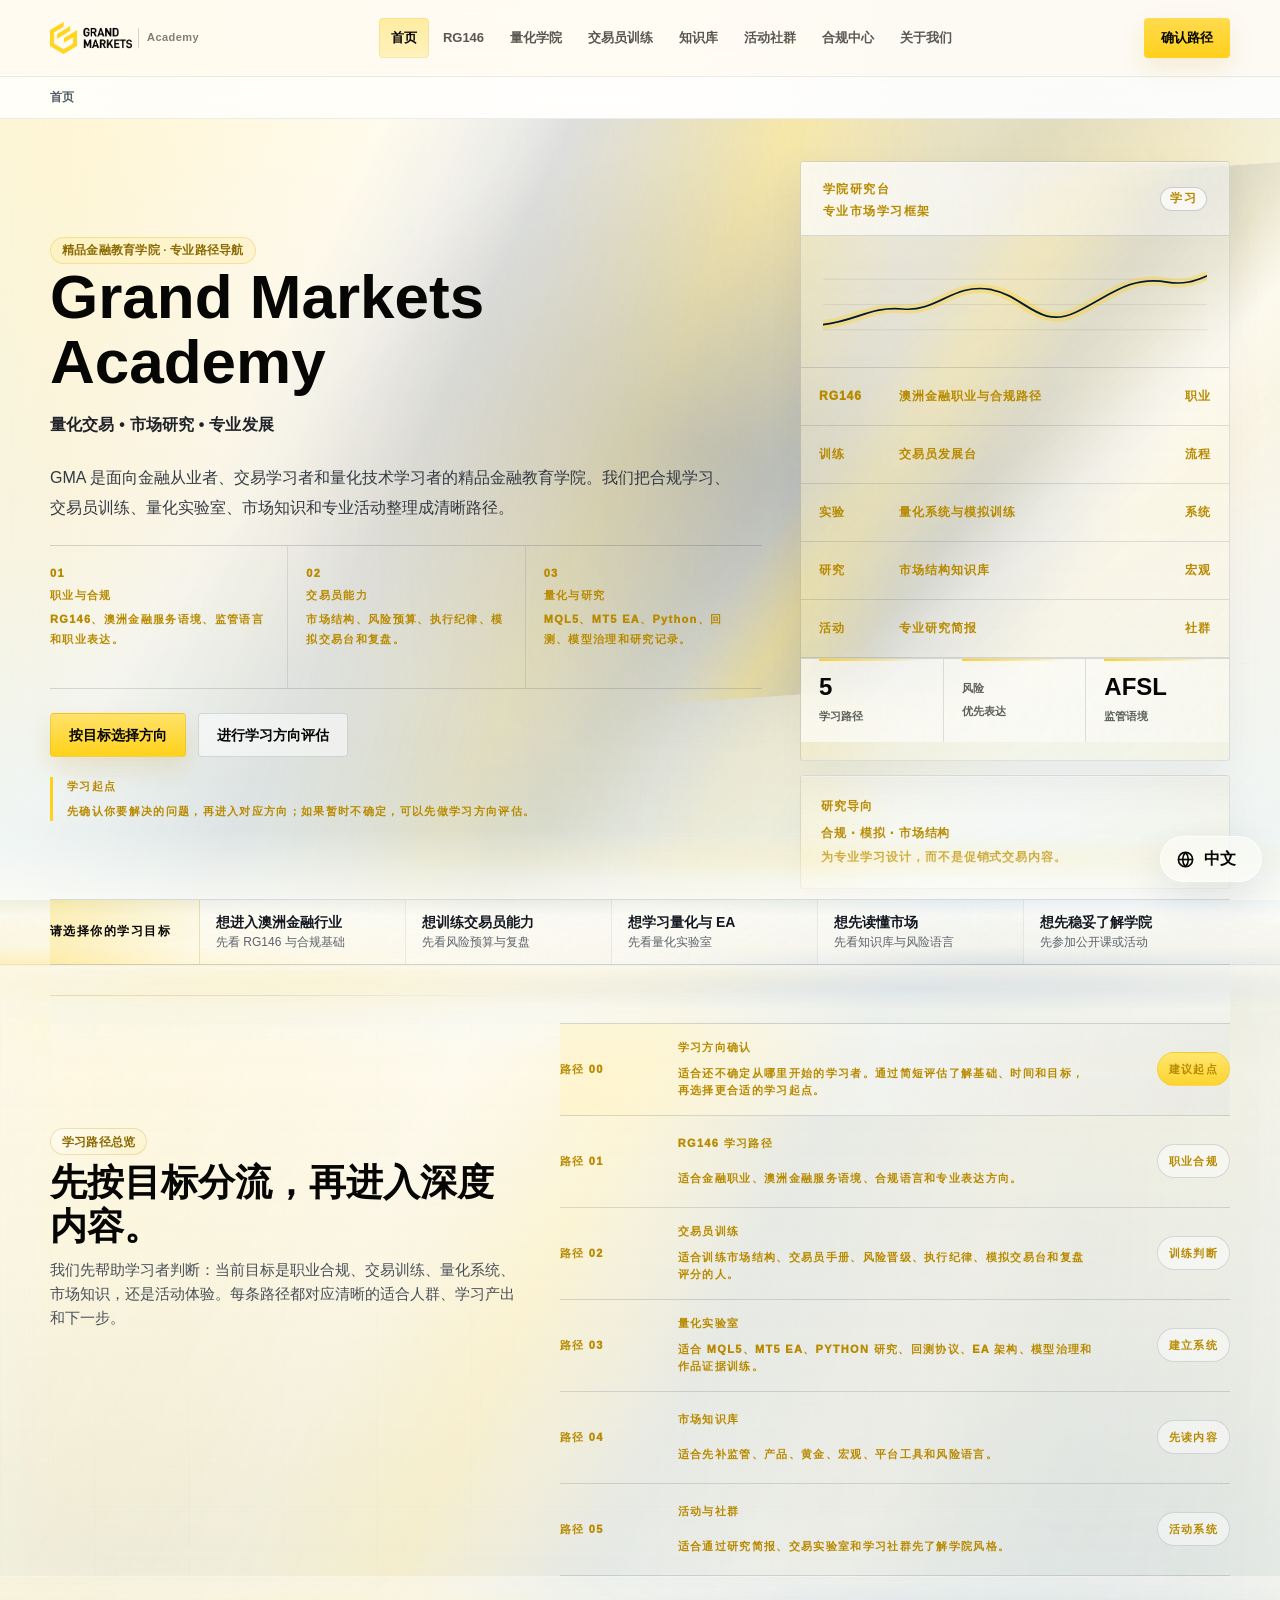
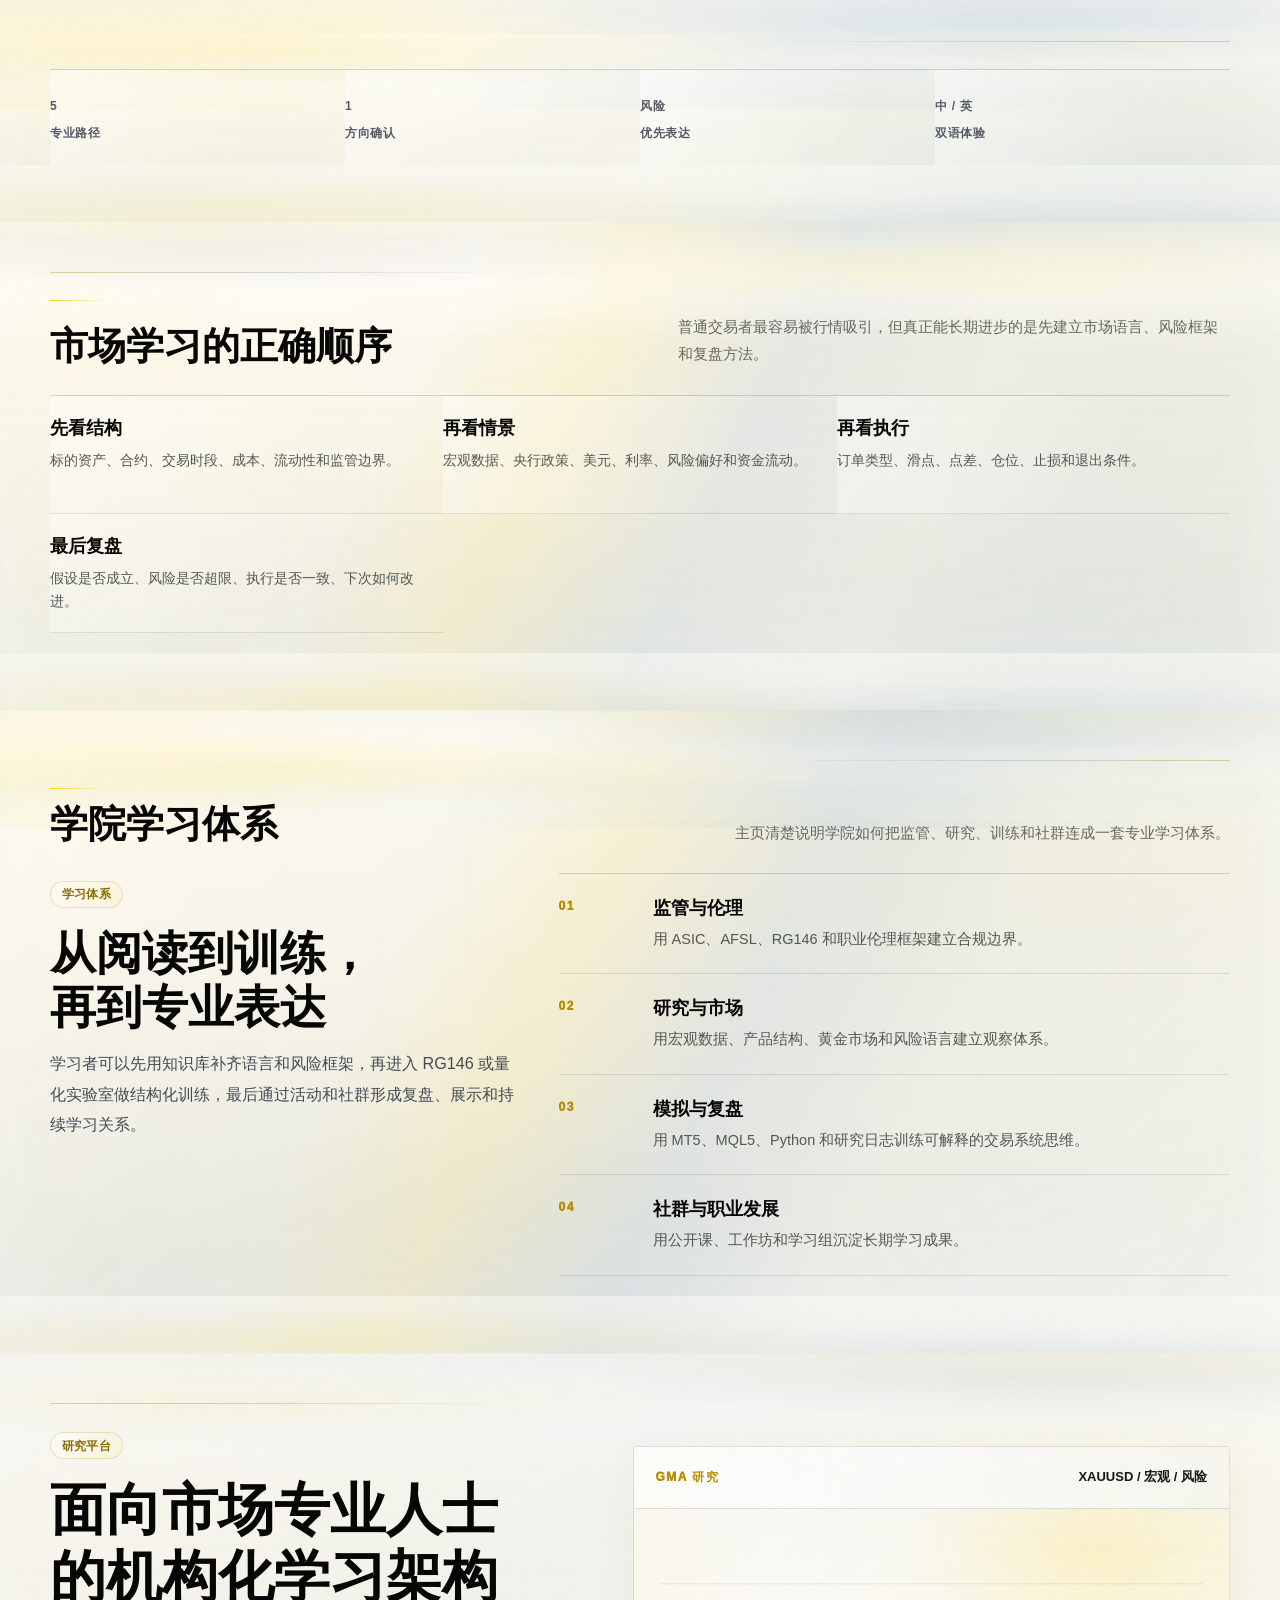
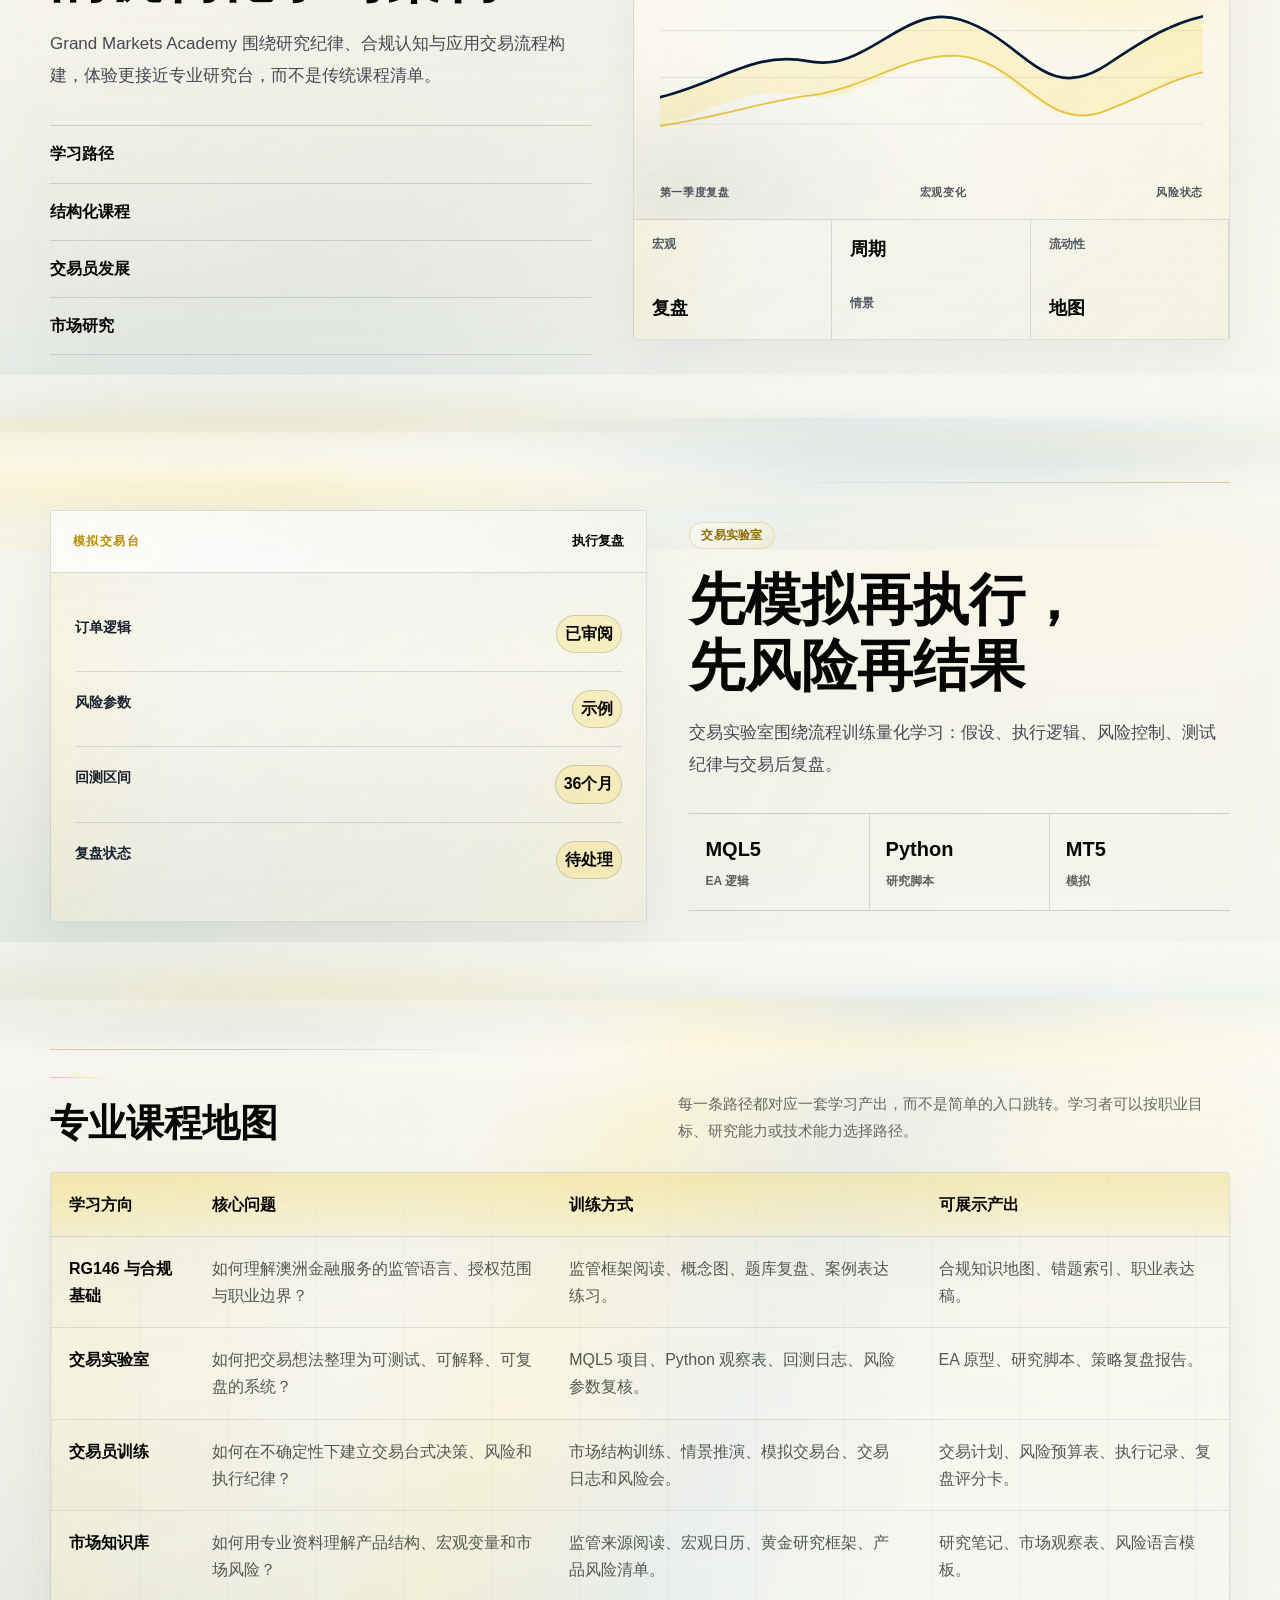
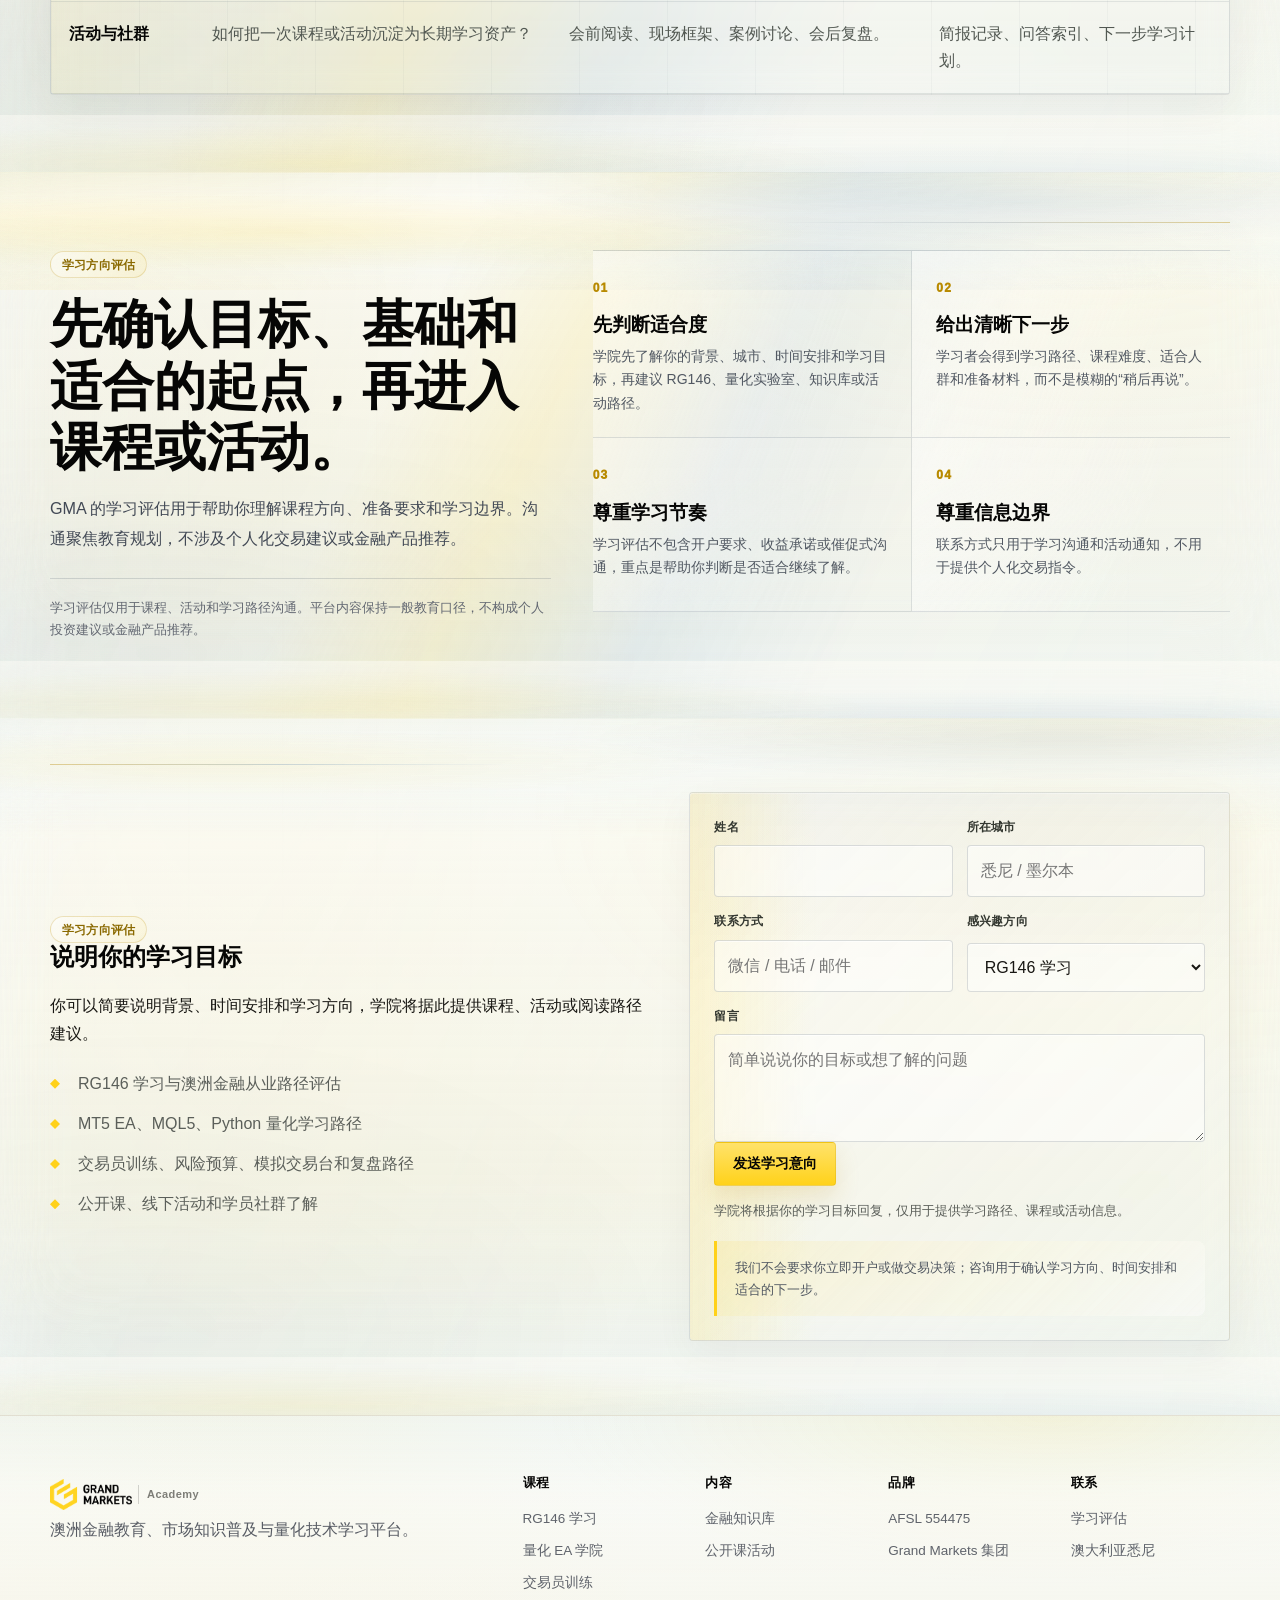
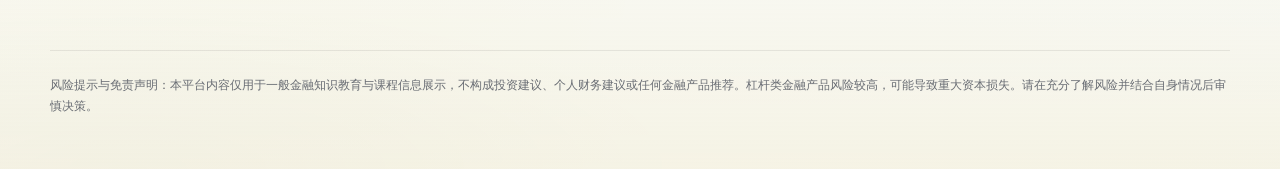
<file: index.html>
<!doctype html>
<html lang="zh-CN">
<head>
  <meta charset="utf-8">
  <meta name="viewport" content="width=device-width, initial-scale=1">
  <title>Grand Markets Academy | 精品金融教育学院、RG146 与交易员训练</title>
  <meta name="description" content="Grand Markets Academy 是面向金融从业者、交易学习者与量化技术学习者的精品金融教育学院，提供 RG146、交易员训练、量化实验室、金融知识库与专业活动。">
  <meta name="keywords" content="Grand Markets Academy, 精品金融教育学院, RG146, 澳洲金融教育, 交易员训练, 量化交易, EA 编程, 金融知识库">
  <meta name="robots" content="index,follow,max-snippet:-1,max-image-preview:large,max-video-preview:-1">
  <meta name="author" content="Grand Markets Academy">
  <meta name="theme-color" content="#f6c517">
  <link rel="preload" as="image" href="assets/gm-logo-full.png">
  <link rel="canonical" href="https://www.grandmarkets.com/academy/?lang=zh">
  <link rel="alternate" hreflang="zh-CN" href="https://www.grandmarkets.com/academy/?lang=zh">
  <link rel="alternate" hreflang="en" href="https://www.grandmarkets.com/academy/?lang=en">
  <link rel="alternate" hreflang="x-default" href="https://www.grandmarkets.com/academy/?lang=en">
  <meta property="og:site_name" content="Grand Markets Academy">
  <meta property="og:type" content="website">
  <meta property="og:title" content="Grand Markets Academy | 精品金融教育学院、RG146 与交易员训练">
  <meta property="og:description" content="Grand Markets Academy 是面向金融从业者、交易学习者与量化技术学习者的精品金融教育学院，提供 RG146、交易员训练、量化实验室、金融知识库与专业活动。">
  <meta property="og:url" content="https://www.grandmarkets.com/academy/?lang=zh">
  <meta property="og:image" content="https://www.grandmarkets.com/academy/assets/gm-logo-full.png">
  <meta property="og:locale" content="zh_CN">
  <meta name="twitter:card" content="summary_large_image">
  <meta name="twitter:title" content="Grand Markets Academy | 精品金融教育学院、RG146 与交易员训练">
  <meta name="twitter:description" content="Grand Markets Academy 是面向金融从业者、交易学习者与量化技术学习者的精品金融教育学院，提供 RG146、交易员训练、量化实验室、金融知识库与专业活动。">
  <meta name="twitter:image" content="https://www.grandmarkets.com/academy/assets/gm-logo-full.png">
  <script type="application/ld+json" data-seo-json>{"@context":"https://schema.org","@graph":[{"@type":"EducationalOrganization","@id":"https://www.grandmarkets.com/academy/#organization","name":"Grand Markets Academy","url":"https://www.grandmarkets.com/academy/","logo":"https://www.grandmarkets.com/academy/assets/gm-logo-full.png","sameAs":["https://www.grandmarkets.com/"],"slogan":"Your Vision. Global Execution."},{"@type":"WebSite","@id":"https://www.grandmarkets.com/academy/#website","name":"Grand Markets Academy","url":"https://www.grandmarkets.com/academy/","publisher":{"@id":"https://www.grandmarkets.com/academy/#organization"},"inLanguage":"zh-CN"},{"@type":"WebPage","@id":"https://www.grandmarkets.com/academy/?lang=zh#webpage","url":"https://www.grandmarkets.com/academy/?lang=zh","name":"Grand Markets Academy | 精品金融教育学院、RG146 与交易员训练","headline":"首页","description":"Grand Markets Academy 是面向金融从业者、交易学习者与量化技术学习者的精品金融教育学院，提供 RG146、交易员训练、量化实验室、金融知识库与专业活动。","inLanguage":"zh-CN","isPartOf":{"@id":"https://www.grandmarkets.com/academy/#website"},"publisher":{"@id":"https://www.grandmarkets.com/academy/#organization"}},{"@type":"BreadcrumbList","@id":"https://www.grandmarkets.com/academy/?lang=zh#breadcrumb","itemListElement":[{"@type":"ListItem","position":1,"name":"首页","item":"https://www.grandmarkets.com/academy/?lang=zh"}]}]}</script>
  <link rel="stylesheet" href="styles.css?v=20260602-mobilebar01">
</head>
<body>
  <a class="skip-link" href="#main-content"><span data-lang-panel="zh">跳转到主要内容</span><span data-lang-panel="en">Skip to main content</span></a>
  <header class="site-header">
    <nav class="nav" aria-label="主导航">
      <a class="brand" href="index.html" aria-label="Grand Markets Academy 首页">
        <img class="brand-logo-full" src="assets/gm-logo-full.png" alt="Grand Markets" width="900" height="342">
        <span class="brand-academy">Academy</span>
      </a>
      <button class="menu-toggle" type="button" aria-label="打开导航" aria-expanded="false" data-menu-toggle>☰</button>
      <div class="nav-links" data-nav-links>
        <a href="index.html">首页</a>
        <a href="rg146.html">RG146</a>
        <a href="quant.html">量化学院</a>
        <a href="traders.html">交易员训练</a>
        <a href="knowledge.html">知识库</a>
        <a href="events.html">活动社群</a>
        <a href="compliance.html">合规中心</a>
        <a href="about.html">About Us</a>
      </div>
      <a class="nav-cta" href="#contact"><span data-lang-panel="zh">确认路径</span><span data-lang-panel="en">Pathway Guidance</span></a>
    </nav>
  </header>

  <main id="main-content">
    <section class="hero academy-hero">
      <div class="hero-inner">
        <div class="academy-hero-layout">
          <div class="hero-copy">
            <span class="eyebrow"><span data-lang-panel="zh">精品金融教育学院 · 专业路径导航</span><span data-lang-panel="en">Boutique Finance Academy · Professional Pathway Navigation</span></span>
            <h1>Grand Markets Academy</h1>
            <p class="hero-subtitle"><span data-lang-panel="zh">量化交易 • 市场研究 • 专业发展</span><span data-lang-panel="en">Quantitative Trading • Market Research • Professional Development</span></p>
            <p><span data-lang-panel="zh">GMA 是面向金融从业者、交易学习者和量化技术学习者的精品金融教育学院。我们把合规学习、交易员训练、量化实验室、市场知识和专业活动整理成清晰路径。</span><span data-lang-panel="en">GMA is a boutique finance education academy for finance professionals, trading learners and quantitative technology learners. We organise compliance learning, trader training, the Quant Lab, market knowledge and professional events into clear pathways.</span></p>
            <div class="hero-definition" aria-label="Academy focus">
              <a href="rg146.html">
                <span>01</span>
                <strong><span data-lang-panel="zh">职业与合规</span><span data-lang-panel="en">Career & Compliance</span></strong>
                <p><span data-lang-panel="zh">RG146、澳洲金融服务语境、监管语言和职业表达。</span><span data-lang-panel="en">RG146, Australian financial-services context, regulatory language and professional communication.</span></p>
              </a>
              <a href="traders.html">
                <span>02</span>
                <strong><span data-lang-panel="zh">交易员能力</span><span data-lang-panel="en">Trader Capability</span></strong>
                <p><span data-lang-panel="zh">市场结构、风险预算、执行纪律、模拟交易台和复盘。</span><span data-lang-panel="en">Market structure, risk budget, execution discipline, simulation desk and review.</span></p>
              </a>
              <a href="quant.html">
                <span>03</span>
                <strong><span data-lang-panel="zh">量化与研究</span><span data-lang-panel="en">Quant & Research</span></strong>
                <p><span data-lang-panel="zh">MQL5、MT5 EA、Python、回测、模型治理和研究记录。</span><span data-lang-panel="en">MQL5, MT5 EA, Python, backtesting, model governance and research records.</span></p>
              </a>
            </div>
            <div class="hero-actions">
              <a class="button primary" href="#visitor-router"><span data-lang-panel="zh">按目标选择方向</span><span data-lang-panel="en">Choose By Objective</span></a>
              <a class="button secondary" href="#contact"><span data-lang-panel="zh">进行学习方向评估</span><span data-lang-panel="en">Request A Pathway Review</span></a>
            </div>
            <div class="hero-priority">
              <span><span data-lang-panel="zh">学习起点</span><span data-lang-panel="en">Starting Point</span></span>
              <strong><span data-lang-panel="zh">先确认你要解决的问题，再进入对应方向；如果暂时不确定，可以先做学习方向评估。</span><span data-lang-panel="en">Define the problem you want to solve first, then enter the matching pathway; if unsure, start with a pathway review.</span></strong>
            </div>
          </div>
          <aside class="academy-visual" aria-label="Academy overview">
            <div class="academy-desk">
              <div class="desk-head">
                <div>
                  <span><span data-lang-panel="zh">学院研究台</span><span data-lang-panel="en">ACADEMY DESK</span></span>
                  <strong><span data-lang-panel="zh">专业市场学习框架</span><span data-lang-panel="en">Professional market learning framework</span></strong>
                </div>
                <em><span data-lang-panel="zh">学习</span><span data-lang-panel="en">LEARNING</span></em>
              </div>
              <div class="desk-chart" aria-hidden="true">
                <svg viewBox="0 0 520 180" preserveAspectRatio="none">
                  <path class="grid-line" d="M0 45H520M0 90H520M0 135H520"></path>
                  <path class="signal-shadow" d="M0 126 C48 118 64 93 108 98 C154 104 176 52 226 63 C274 74 292 135 342 104 C386 77 414 38 466 50 C492 56 508 45 520 39"></path>
                  <path class="signal-line" d="M0 126 C48 118 64 93 108 98 C154 104 176 52 226 63 C274 74 292 135 342 104 C386 77 414 38 466 50 C492 56 508 45 520 39"></path>
                </svg>
              </div>
              <div class="desk-rows">
                <a href="rg146.html"><span>RG146</span><strong><span data-lang-panel="zh">澳洲金融职业与合规路径</span><span data-lang-panel="en">Australian finance career and compliance pathway</span></strong><em><span data-lang-panel="zh">职业</span><span data-lang-panel="en">Career</span></em></a>
                <a href="traders.html"><span><span data-lang-panel="zh">训练</span><span data-lang-panel="en">Desk</span></span><strong><span data-lang-panel="zh">交易员发展台</span><span data-lang-panel="en">Trader development desk</span></strong><em><span data-lang-panel="zh">流程</span><span data-lang-panel="en">Process</span></em></a>
                <a href="quant.html"><span><span data-lang-panel="zh">实验</span><span data-lang-panel="en">Lab</span></span><strong><span data-lang-panel="zh">量化系统与模拟训练</span><span data-lang-panel="en">Quant systems and simulation training</span></strong><em><span data-lang-panel="zh">系统</span><span data-lang-panel="en">Systems</span></em></a>
                <a href="knowledge.html"><span><span data-lang-panel="zh">研究</span><span data-lang-panel="en">Research</span></span><strong><span data-lang-panel="zh">市场结构知识库</span><span data-lang-panel="en">Market structure library</span></strong><em><span data-lang-panel="zh">宏观</span><span data-lang-panel="en">Macro</span></em></a>
                <a href="events.html"><span><span data-lang-panel="zh">活动</span><span data-lang-panel="en">Events</span></span><strong><span data-lang-panel="zh">专业研究简报</span><span data-lang-panel="en">Professional briefings</span></strong><em><span data-lang-panel="zh">社群</span><span data-lang-panel="en">Cohort</span></em></a>
              </div>
              <div class="desk-footer">
                <div><strong>5</strong><span><span data-lang-panel="zh">学习路径</span><span data-lang-panel="en">Pathways</span></span></div>
                <div><strong><span data-lang-panel="zh">风险</span><span data-lang-panel="en">Risk</span></strong><span><span data-lang-panel="zh">优先表达</span><span data-lang-panel="en">First language</span></span></div>
                <div><strong>AFSL</strong><span><span data-lang-panel="zh">监管语境</span><span data-lang-panel="en">Context</span></span></div>
              </div>
            </div>
            <div class="proof-panel">
              <span><span data-lang-panel="zh">研究导向</span><span data-lang-panel="en">RESEARCH ORIENTATION</span></span>
              <strong><span data-lang-panel="zh">合规 · 模拟 · 市场结构</span><span data-lang-panel="en">Compliance · Simulation · Market Structure</span></strong>
              <p><span data-lang-panel="zh">为专业学习设计，而不是促销式交易内容。</span><span data-lang-panel="en">Designed for professional learning, not promotional trading content.</span></p>
            </div>
          </aside>
        </div>
      </div>
    </section>

    <section id="visitor-router" class="journey-strip visitor-router" aria-label="Visitor pathway router">
      <div class="section-inner">
        <div class="journey-bar">
          <span class="journey-label"><span data-lang-panel="zh">请选择你的学习目标</span><span data-lang-panel="en">Choose your learning objective</span></span>
          <a href="rg146.html"><strong><span data-lang-panel="zh">想进入澳洲金融行业</span><span data-lang-panel="en">Entering Australian finance</span></strong><em><span data-lang-panel="zh">先看 RG146 与合规基础</span><span data-lang-panel="en">Start with RG146 and compliance</span></em></a>
          <a href="traders.html"><strong><span data-lang-panel="zh">想训练交易员能力</span><span data-lang-panel="en">Training trader capability</span></strong><em><span data-lang-panel="zh">先看风险预算与复盘</span><span data-lang-panel="en">Start with risk budget and review</span></em></a>
          <a href="quant.html"><strong><span data-lang-panel="zh">想学习量化与 EA</span><span data-lang-panel="en">Learning quant and EA</span></strong><em><span data-lang-panel="zh">先看量化实验室</span><span data-lang-panel="en">Start with the Quant Lab</span></em></a>
          <a href="knowledge.html"><strong><span data-lang-panel="zh">想先读懂市场</span><span data-lang-panel="en">Building market literacy</span></strong><em><span data-lang-panel="zh">先看知识库与风险语言</span><span data-lang-panel="en">Start with the library and risk language</span></em></a>
          <a href="events.html"><strong><span data-lang-panel="zh">想先稳妥了解学院</span><span data-lang-panel="en">Exploring before committing</span></strong><em><span data-lang-panel="zh">先参加公开课或活动</span><span data-lang-panel="en">Start with open sessions or events</span></em></a>
        </div>
      </div>
    </section>

    <section id="learning-pathways" class="priority-deck" aria-label="Academy learning pathways">
      <div class="section-inner priority-layout">
        <div class="priority-intro">
          <span class="eyebrow"><span data-lang-panel="zh">学习路径总览</span><span data-lang-panel="en">Learning Pathways</span></span>
          <h2><span data-lang-panel="zh">先按目标分流，再进入深度内容。</span><span data-lang-panel="en">Route by objective first, then enter the deeper content.</span></h2>
          <p><span data-lang-panel="zh">我们先帮助学习者判断：当前目标是职业合规、交易训练、量化系统、市场知识，还是活动体验。每条路径都对应清晰的适合人群、学习产出和下一步。</span><span data-lang-panel="en">We help learners identify whether their immediate objective is career compliance, trader training, quantitative systems, market knowledge or programme experience. Each pathway defines the audience, learning output and next step.</span></p>
        </div>
        <div class="priority-list">
          <a class="priority-row primary-row" href="#contact">
            <span><span data-lang-panel="zh">路径 00</span><span data-lang-panel="en">Pathway 00</span></span>
            <strong><span data-lang-panel="zh">学习方向确认</span><span data-lang-panel="en">Learning Direction Check</span></strong>
            <p><span data-lang-panel="zh">适合还不确定从哪里开始的学习者。通过简短评估了解基础、时间和目标，再选择更合适的学习起点。</span><span data-lang-panel="en">For learners unsure where to begin. A short review clarifies foundation, schedule and objectives before selecting a suitable starting point.</span></p>
            <em><span data-lang-panel="zh">建议起点</span><span data-lang-panel="en">Recommended start</span></em>
          </a>
          <a class="priority-row" href="rg146.html">
            <span><span data-lang-panel="zh">路径 01</span><span data-lang-panel="en">Pathway 01</span></span>
            <strong><span data-lang-panel="zh">RG146 学习路径</span><span data-lang-panel="en">RG146 Learning Pathway</span></strong>
            <p><span data-lang-panel="zh">适合金融职业、澳洲金融服务语境、合规语言和专业表达方向。</span><span data-lang-panel="en">For finance career context, Australian financial-services language, compliance literacy and professional communication.</span></p>
            <em><span data-lang-panel="zh">职业合规</span><span data-lang-panel="en">Career</span></em>
          </a>
          <a class="priority-row" href="traders.html">
            <span><span data-lang-panel="zh">路径 02</span><span data-lang-panel="en">Pathway 02</span></span>
            <strong><span data-lang-panel="zh">交易员训练</span><span data-lang-panel="en">Trader Training</span></strong>
            <p><span data-lang-panel="zh">适合训练市场结构、交易员手册、风险晋级、执行纪律、模拟交易台和复盘评分的人。</span><span data-lang-panel="en">For market structure, trader playbooks, risk ladder, execution discipline, simulation desk and review scorecard training.</span></p>
            <em><span data-lang-panel="zh">训练判断</span><span data-lang-panel="en">Judgement</span></em>
          </a>
          <a class="priority-row" href="quant.html">
            <span><span data-lang-panel="zh">路径 03</span><span data-lang-panel="en">Pathway 03</span></span>
            <strong><span data-lang-panel="zh">量化实验室</span><span data-lang-panel="en">Quant Lab</span></strong>
            <p><span data-lang-panel="zh">适合 MQL5、MT5 EA、Python 研究、回测协议、EA 架构、模型治理和作品证据训练。</span><span data-lang-panel="en">For MQL5, MT5 EA, Python research, backtest protocol, EA architecture, model governance and portfolio evidence.</span></p>
            <em><span data-lang-panel="zh">建立系统</span><span data-lang-panel="en">Systems</span></em>
          </a>
          <a class="priority-row" href="knowledge.html">
            <span><span data-lang-panel="zh">路径 04</span><span data-lang-panel="en">Pathway 04</span></span>
            <strong><span data-lang-panel="zh">市场知识库</span><span data-lang-panel="en">Market Knowledge Library</span></strong>
            <p><span data-lang-panel="zh">适合先补监管、产品、黄金、宏观、平台工具和风险语言。</span><span data-lang-panel="en">For regulation, products, gold, macro, platform tools and risk-language foundations.</span></p>
            <em><span data-lang-panel="zh">先读内容</span><span data-lang-panel="en">Read first</span></em>
          </a>
          <a class="priority-row" href="events.html">
            <span><span data-lang-panel="zh">路径 05</span><span data-lang-panel="en">Pathway 05</span></span>
            <strong><span data-lang-panel="zh">活动与社群</span><span data-lang-panel="en">Events & Community</span></strong>
            <p><span data-lang-panel="zh">适合通过研究简报、交易实验室和学习社群先了解学院风格。</span><span data-lang-panel="en">For understanding the Academy style through research briefings, trading labs and learning community.</span></p>
            <em><span data-lang-panel="zh">活动系统</span><span data-lang-panel="en">Event system</span></em>
          </a>
        </div>
      </div>
    </section>

    <section class="institutional-metrics" aria-label="Academy metrics">
      <div class="section-inner metrics-grid">
        <div><strong><span data-lang-panel="zh">5</span><span data-lang-panel="en">5</span></strong><span><span data-lang-panel="zh">专业路径</span><span data-lang-panel="en">Professional Pathways</span></span></div>
        <div><strong><span data-lang-panel="zh">1</span><span data-lang-panel="en">1</span></strong><span><span data-lang-panel="zh">方向确认</span><span data-lang-panel="en">Direction Check</span></span></div>
        <div><strong><span data-lang-panel="zh">风险</span><span data-lang-panel="en">Risk</span></strong><span><span data-lang-panel="zh">优先表达</span><span data-lang-panel="en">First Language</span></span></div>
        <div><strong><span data-lang-panel="zh">中 / 英</span><span data-lang-panel="en">CN / EN</span></strong><span><span data-lang-panel="zh">双语体验</span><span data-lang-panel="en">Bilingual UX</span></span></div>
      </div>
    </section>

    <section class="depth-section">
      <div class="section-inner">
        <div data-lang-panel="zh">
          <div class="section-head">
            <h2>市场学习的正确顺序</h2>
            <p>普通交易者最容易被行情吸引，但真正能长期进步的是先建立市场语言、风险框架和复盘方法。</p>
          </div>
          <div class="glossary-strip risk-strip">
            <div><strong>先看结构</strong><span>标的资产、合约、交易时段、成本、流动性和监管边界。</span></div>
            <div><strong>再看情景</strong><span>宏观数据、央行政策、美元、利率、风险偏好和资金流动。</span></div>
            <div><strong>再看执行</strong><span>订单类型、滑点、点差、仓位、止损和退出条件。</span></div>
            <div><strong>最后复盘</strong><span>假设是否成立、风险是否超限、执行是否一致、下次如何改进。</span></div>
          </div>
        </div>
        <div data-lang-panel="en">
          <div class="section-head">
            <h2>The Right Sequence for Market Learning</h2>
            <p>Everyday traders are often pulled toward price action first. Long-term progress starts with market language, risk frameworks and review method.</p>
          </div>
          <div class="glossary-strip risk-strip">
            <div><strong>Structure First</strong><span>Underlying asset, contract, session, cost, liquidity and regulatory boundary.</span></div>
            <div><strong>Scenario Next</strong><span>Macro data, central-bank policy, the dollar, rates, risk appetite and flows.</span></div>
            <div><strong>Execution Next</strong><span>Order type, slippage, spread, position size, stop and exit condition.</span></div>
            <div><strong>Review Last</strong><span>Whether thesis held, risk stayed within limit, execution matched plan and what improves next time.</span></div>
          </div>
        </div>
      </div>
    </section>

    <section class="depth-section operating-model">
      <div class="section-inner">
        <div data-lang-panel="zh">
          <div class="section-head">
            <h2>学院学习体系</h2>
            <p>主页清楚说明学院如何把监管、研究、训练和社群连成一套专业学习体系。</p>
          </div>
          <div class="depth-layout">
            <div class="depth-copy">
              <span class="eyebrow">学习体系</span>
              <h3>从阅读到训练，再到专业表达</h3>
              <p>学习者可以先用知识库补齐语言和风险框架，再进入 RG146 或量化实验室做结构化训练，最后通过活动和社群形成复盘、展示和持续学习关系。</p>
            </div>
            <div class="depth-rows">
              <div class="depth-row"><span>01</span><strong>监管与伦理</strong><p>用 ASIC、AFSL、RG146 和职业伦理框架建立合规边界。</p></div>
              <div class="depth-row"><span>02</span><strong>研究与市场</strong><p>用宏观数据、产品结构、黄金市场和风险语言建立观察体系。</p></div>
              <div class="depth-row"><span>03</span><strong>模拟与复盘</strong><p>用 MT5、MQL5、Python 和研究日志训练可解释的交易系统思维。</p></div>
              <div class="depth-row"><span>04</span><strong>社群与职业发展</strong><p>用公开课、工作坊和学习组沉淀长期学习成果。</p></div>
            </div>
          </div>
        </div>
        <div data-lang-panel="en">
          <div class="section-head">
            <h2>Academy Operating Model</h2>
          <p>The Academy model connects regulation, research, training and community into one professional learning system, so learners can move from orientation to structured practice with confidence.</p>
          </div>
          <div class="depth-layout">
            <div class="depth-copy">
              <span class="eyebrow">Operating Model</span>
              <h3>From reading to training to professional communication</h3>
              <p>Learners can first use the library to build language and risk frameworks, then enter RG146 or the Quant Lab for structured training, and finally use events and cohorts for review, presentation and continuity.</p>
            </div>
            <div class="depth-rows">
              <div class="depth-row"><span>01</span><strong>Regulation and Ethics</strong><p>Use ASIC, AFSL, RG146 and professional ethics frameworks to define compliance boundaries.</p></div>
              <div class="depth-row"><span>02</span><strong>Research and Markets</strong><p>Use macro data, product structure, gold-market context and risk language to build observation systems.</p></div>
              <div class="depth-row"><span>03</span><strong>Simulation and Review</strong><p>Use MT5, MQL5, Python and research logs to train explainable trading-system thinking.</p></div>
              <div class="depth-row"><span>04</span><strong>Community and Career Development</strong><p>Use open classes, workshops and cohorts to turn learning into long-term professional assets.</p></div>
            </div>
          </div>
        </div>
      </div>
    </section>

    <section class="editorial-section">
      <div class="section-inner editorial-split">
        <div class="editorial-copy">
          <span class="eyebrow">Research Platform</span>
          <h2>Institutional learning architecture for market professionals</h2>
          <p>Grand Markets Academy is structured around research discipline, compliance literacy and applied trading workflows. The experience is closer to a professional research desk than a conventional course list.</p>
          <div class="editorial-list">
            <span>Learning Tracks</span>
            <span>Structured Curriculum</span>
            <span>Trader Development</span>
            <span>Market Research</span>
          </div>
        </div>
        <div class="research-visual" aria-label="Market research graphic">
          <div class="visual-toolbar"><span>GMA RESEARCH</span><strong>XAUUSD / MACRO / RISK</strong></div>
          <div class="market-chart">
            <svg viewBox="0 0 640 260" preserveAspectRatio="none" aria-hidden="true">
              <path class="chart-grid" d="M0 52H640M0 104H640M0 156H640M0 208H640"></path>
              <path class="chart-band" d="M0 178 C70 162 112 126 174 138 C246 152 286 72 354 92 C430 114 452 188 526 142 C574 112 602 96 640 88 L640 150 C598 158 566 180 522 194 C450 218 424 146 352 132 C286 120 244 190 172 176 C108 164 64 192 0 210 Z"></path>
              <path class="chart-line" d="M0 178 C70 162 112 126 174 138 C246 152 286 72 354 92 C430 114 452 188 526 142 C574 112 602 96 640 88"></path>
              <path class="chart-line alt" d="M0 210 C82 198 122 182 178 176 C250 166 286 130 350 132 C424 136 452 218 522 194 C574 176 600 158 640 150"></path>
            </svg>
            <div class="chart-notes"><span>Q1 Review</span><span>Macro Shift</span><span>Risk Regime</span></div>
          </div>
          <div class="research-grid">
            <span>Macro</span><strong>Cycle</strong>
            <span>Liquidity</span><strong>Review</strong>
            <span>Scenario</span><strong>Map</strong>
          </div>
        </div>
      </div>
    </section>

    <section class="editorial-section section-contrast">
      <div class="section-inner editorial-split reverse">
        <div class="terminal-visual" aria-label="Trading simulation interface">
          <div class="terminal-top"><span>SIMULATION DESK</span><strong>Execution Review</strong></div>
          <div class="execution-lines">
            <span><b>Order Logic</b><em>Reviewed</em></span>
            <span><b>Risk Parameter</b><em>Sample</em></span>
            <span><b>Backtest Range</b><em>36M</em></span>
            <span><b>Review Status</b><em>Pending</em></span>
          </div>
        </div>
        <div class="editorial-copy">
          <span class="eyebrow">Trading Lab</span>
          <h2>Simulation before execution, risk before outcomes</h2>
          <p>The Trading Lab frames quantitative learning around process: hypothesis, execution logic, risk controls, testing discipline and post-trade review.</p>
          <div class="data-block-row">
            <div><strong>MQL5</strong><span>EA logic</span></div>
            <div><strong>Python</strong><span><span data-lang-panel="zh">研究脚本</span><span data-lang-panel="en">Research scripts</span></span></div>
            <div><strong>MT5</strong><span>Simulation</span></div>
          </div>
        </div>
      </div>
    </section>

    <section class="depth-section alt">
      <div class="section-inner">
        <div data-lang-panel="zh">
          <div class="section-head">
            <h2>专业课程地图</h2>
            <p>每一条路径都对应一套学习产出，而不是简单的入口跳转。学习者可以按职业目标、研究能力或技术能力选择路径。</p>
          </div>
          <div class="table-wrap knowledge-matrix">
            <table>
              <thead><tr><th>学习方向</th><th>核心问题</th><th>训练方式</th><th>可展示产出</th></tr></thead>
              <tbody>
                <tr><td>RG146 与合规基础</td><td>如何理解澳洲金融服务的监管语言、授权范围与职业边界？</td><td>监管框架阅读、概念图、题库复盘、案例表达练习。</td><td>合规知识地图、错题索引、职业表达稿。</td></tr>
                <tr><td>交易实验室</td><td>如何把交易想法整理为可测试、可解释、可复盘的系统？</td><td>MQL5 项目、Python 观察表、回测日志、风险参数复核。</td><td>EA 原型、研究脚本、策略复盘报告。</td></tr>
                <tr><td>交易员训练</td><td>如何在不确定性下建立交易台式决策、风险和执行纪律？</td><td>市场结构训练、情景推演、模拟交易台、交易日志和风险会。</td><td>交易计划、风险预算表、执行记录、复盘评分卡。</td></tr>
                <tr><td>市场知识库</td><td>如何用专业资料理解产品结构、宏观变量和市场风险？</td><td>监管来源阅读、宏观日历、黄金研究框架、产品风险清单。</td><td>研究笔记、市场观察表、风险语言模板。</td></tr>
                <tr><td>活动与社群</td><td>如何把一次课程或活动沉淀为长期学习资产？</td><td>会前阅读、现场框架、案例讨论、会后复盘。</td><td>简报记录、问答索引、下一步学习计划。</td></tr>
              </tbody>
            </table>
          </div>
        </div>
        <div data-lang-panel="en">
          <div class="section-head">
            <h2>Professional Curriculum Map</h2>
            <p>Each pathway has a defined learning output, not just a navigation destination. Learners can choose by career objective, research capability or technical skill.</p>
          </div>
          <div class="table-wrap knowledge-matrix">
            <table>
              <thead><tr><th>Learning Direction</th><th>Core Question</th><th>Training Method</th><th>Presentable Output</th></tr></thead>
              <tbody>
                <tr><td>RG146 and Compliance Foundations</td><td>How should Australian financial-services regulation, authorisation scope and professional boundaries be understood?</td><td>Regulatory reading, concept maps, question-bank review and case communication.</td><td>Compliance knowledge map, error index and career-language draft.</td></tr>
                <tr><td>Trading Lab</td><td>How can a trading idea become a testable, explainable and reviewable system?</td><td>MQL5 projects, Python watchlists, backtest logs and risk-parameter reviews.</td><td>EA prototype, research script and strategy review report.</td></tr>
                <tr><td>Trader Development</td><td>How can desk-style decision making, risk discipline and execution process be built under uncertainty?</td><td>Market-structure drills, scenario planning, simulation desk, trade journal and risk huddles.</td><td>Trade plan, risk budget sheet, execution log and review scorecard.</td></tr>
                <tr><td>Market Knowledge Library</td><td>How should professional sources be used to understand product structure, macro variables and market risk?</td><td>Regulatory reading, macro calendar work, gold framework and product-risk checklists.</td><td>Research note, market observation sheet and risk-language template.</td></tr>
                <tr><td>Events and Community</td><td>How can one session become a long-term learning asset?</td><td>Pre-reading, live framework, case discussion and post-session review.</td><td>Briefing record, Q&A index and next-step learning plan.</td></tr>
              </tbody>
            </table>
          </div>
        </div>
      </div>
    </section>

    <section class="trust-section">
      <div class="section-inner">
        <div data-lang-panel="zh">
          <div class="trust-layout">
            <div class="trust-copy">
              <span class="eyebrow">学习方向评估</span>
              <h2>先确认目标、基础和适合的起点，再进入课程或活动。</h2>
              <p>GMA 的学习评估用于帮助你理解课程方向、准备要求和学习边界。沟通聚焦教育规划，不涉及个人化交易建议或金融产品推荐。</p>
              <div class="trust-microcopy">学习评估仅用于课程、活动和学习路径沟通。平台内容保持一般教育口径，不构成个人投资建议或金融产品推荐。</div>
            </div>
            <div class="trust-proof-grid">
              <div class="trust-proof"><span>01</span><strong>先判断适合度</strong><p>学院先了解你的背景、城市、时间安排和学习目标，再建议 RG146、量化实验室、知识库或活动路径。</p></div>
              <div class="trust-proof"><span>02</span><strong>给出清晰下一步</strong><p>学习者会得到学习路径、课程难度、适合人群和准备材料，而不是模糊的“稍后再说”。</p></div>
              <div class="trust-proof"><span>03</span><strong>尊重学习节奏</strong><p>学习评估不包含开户要求、收益承诺或催促式沟通，重点是帮助你判断是否适合继续了解。</p></div>
              <div class="trust-proof"><span>04</span><strong>尊重信息边界</strong><p>联系方式只用于学习沟通和活动通知，不用于提供个人化交易指令。</p></div>
            </div>
          </div>
        </div>
        <div data-lang-panel="en">
          <div class="trust-layout">
            <div class="trust-copy">
              <span class="eyebrow">Pathway Review</span>
              <h2>Clarify objectives, foundation and the right starting point before entering a course or event.</h2>
              <p>GMA pathway reviews help learners understand course direction, preparation requirements and education boundaries. The conversation focuses on learning planning, not personalised trading advice or product recommendation.</p>
              <div class="trust-microcopy">Pathway reviews are used only for course, event and learning-path communication. Academy content remains general education and does not constitute personal investment advice or financial product recommendation.</div>
            </div>
            <div class="trust-proof-grid">
              <div class="trust-proof"><span>01</span><strong>Suitability first</strong><p>The Academy first understands your background, city, schedule and learning objective before suggesting RG146, the Quant Lab, library reading or events.</p></div>
              <div class="trust-proof"><span>02</span><strong>Clear next step</strong><p>Learners receive pathway, difficulty, audience fit and preparation guidance rather than a vague request to continue elsewhere.</p></div>
              <div class="trust-proof"><span>03</span><strong>Learner-led pace</strong><p>The review does not include account-opening requirements, return promises or urgency-based communication.</p></div>
              <div class="trust-proof"><span>04</span><strong>Information boundary</strong><p>Contact details are used for learning communication and event information, not personalised trading instructions.</p></div>
            </div>
          </div>
        </div>
      </div>
    </section>

    <section id="contact">
      <div class="section-inner split">
        <div>
          <span class="eyebrow">学习方向评估</span>
          <h2>说明你的学习目标</h2>
          <p>你可以简要说明背景、时间安排和学习方向，学院将据此提供课程、活动或阅读路径建议。</p>
          <ul class="check-list">
            <li>RG146 学习与澳洲金融从业路径评估</li>
            <li>MT5 EA、MQL5、Python 量化学习路径</li>
            <li>交易员训练、风险预算、模拟交易台和复盘路径</li>
            <li>公开课、线下活动和学员社群了解</li>
          </ul>
        </div>
        <form class="contact-panel" data-demo-form>
          <div class="form-grid">
            <div class="field">
              <label for="name">姓名</label>
              <input id="name" name="name" autocomplete="name" required>
            </div>
            <div class="field">
              <label for="city">所在城市</label>
              <input id="city" name="city" placeholder="Sydney / Melbourne">
            </div>
            <div class="field">
              <label for="contact-method">联系方式</label>
              <input id="contact-method" name="contact" placeholder="微信 / 电话 / 邮件" required>
            </div>
            <div class="field">
              <label for="interest">感兴趣方向</label>
              <select id="interest" name="interest">
                <option>RG146 学习</option>
                <option>量化 EA 编程</option>
                <option>交易员训练</option>
                <option>金融知识公开课</option>
                <option>线下活动与社群</option>
              </select>
            </div>
            <div class="field full">
              <label for="message">留言</label>
              <textarea id="message" name="message" placeholder="简单说说你的目标或想了解的问题"></textarea>
            </div>
          </div>
          <button class="button primary" type="submit">发送学习意向</button>
          <p class="form-note" data-form-note><span data-lang-panel="zh">学院将根据你的学习目标回复，仅用于提供学习路径、课程或活动信息。</span><span data-lang-panel="en">The Academy will respond based on your learning goal, only for learning-path, course or event information.</span></p>
          <div class="contact-assurance">
            <div data-lang-panel="zh"><strong>咨询边界</strong>我们不会要求你立即开户或做交易决策；咨询用于确认学习方向、时间安排和适合的下一步。</div>
            <div data-lang-panel="en"><strong>Consultation boundary</strong>We will not ask you to open an account or make trading decisions immediately; the conversation is for learning direction, schedule and next-step fit.</div>
          </div>
        </form>
      </div>
    </section>
  </main>

  <footer class="site-footer">
    <div class="footer-inner">
      <div>
        <a class="brand" href="index.html"><img class="brand-logo-full" src="assets/gm-logo-full.png" alt="Grand Markets" width="900" height="342"><span class="brand-academy">Academy</span></a>
        <p>澳洲金融教育、市场知识普及与量化技术学习平台。</p>
      </div>
      <div class="footer-links">
        <div><strong>课程</strong><a href="rg146.html">RG146 学习</a><a href="quant.html">量化 EA 学院</a><a href="traders.html">交易员训练</a></div>
        <div><strong>内容</strong><a href="knowledge.html">金融知识库</a><a href="events.html">公开课活动</a></div>
        <div><strong>品牌</strong><span>AFSL 554475</span><span>Grand Markets Group</span></div>
        <div><strong>联系</strong><a href="#contact">学习评估</a><span>Sydney, Australia</span></div>
      </div>
      <p class="risk">风险提示与免责声明：本平台内容仅用于一般金融知识教育与课程信息展示，不构成投资建议、个人财务建议或任何金融产品推荐。杠杆类金融产品风险较高，可能导致重大资本损失。请在充分了解风险并结合自身情况后审慎决策。</p>
    </div>
  </footer>
  <script src="script.js?v=20260602-mobilebar01"></script>
</body>
</html>
</file>
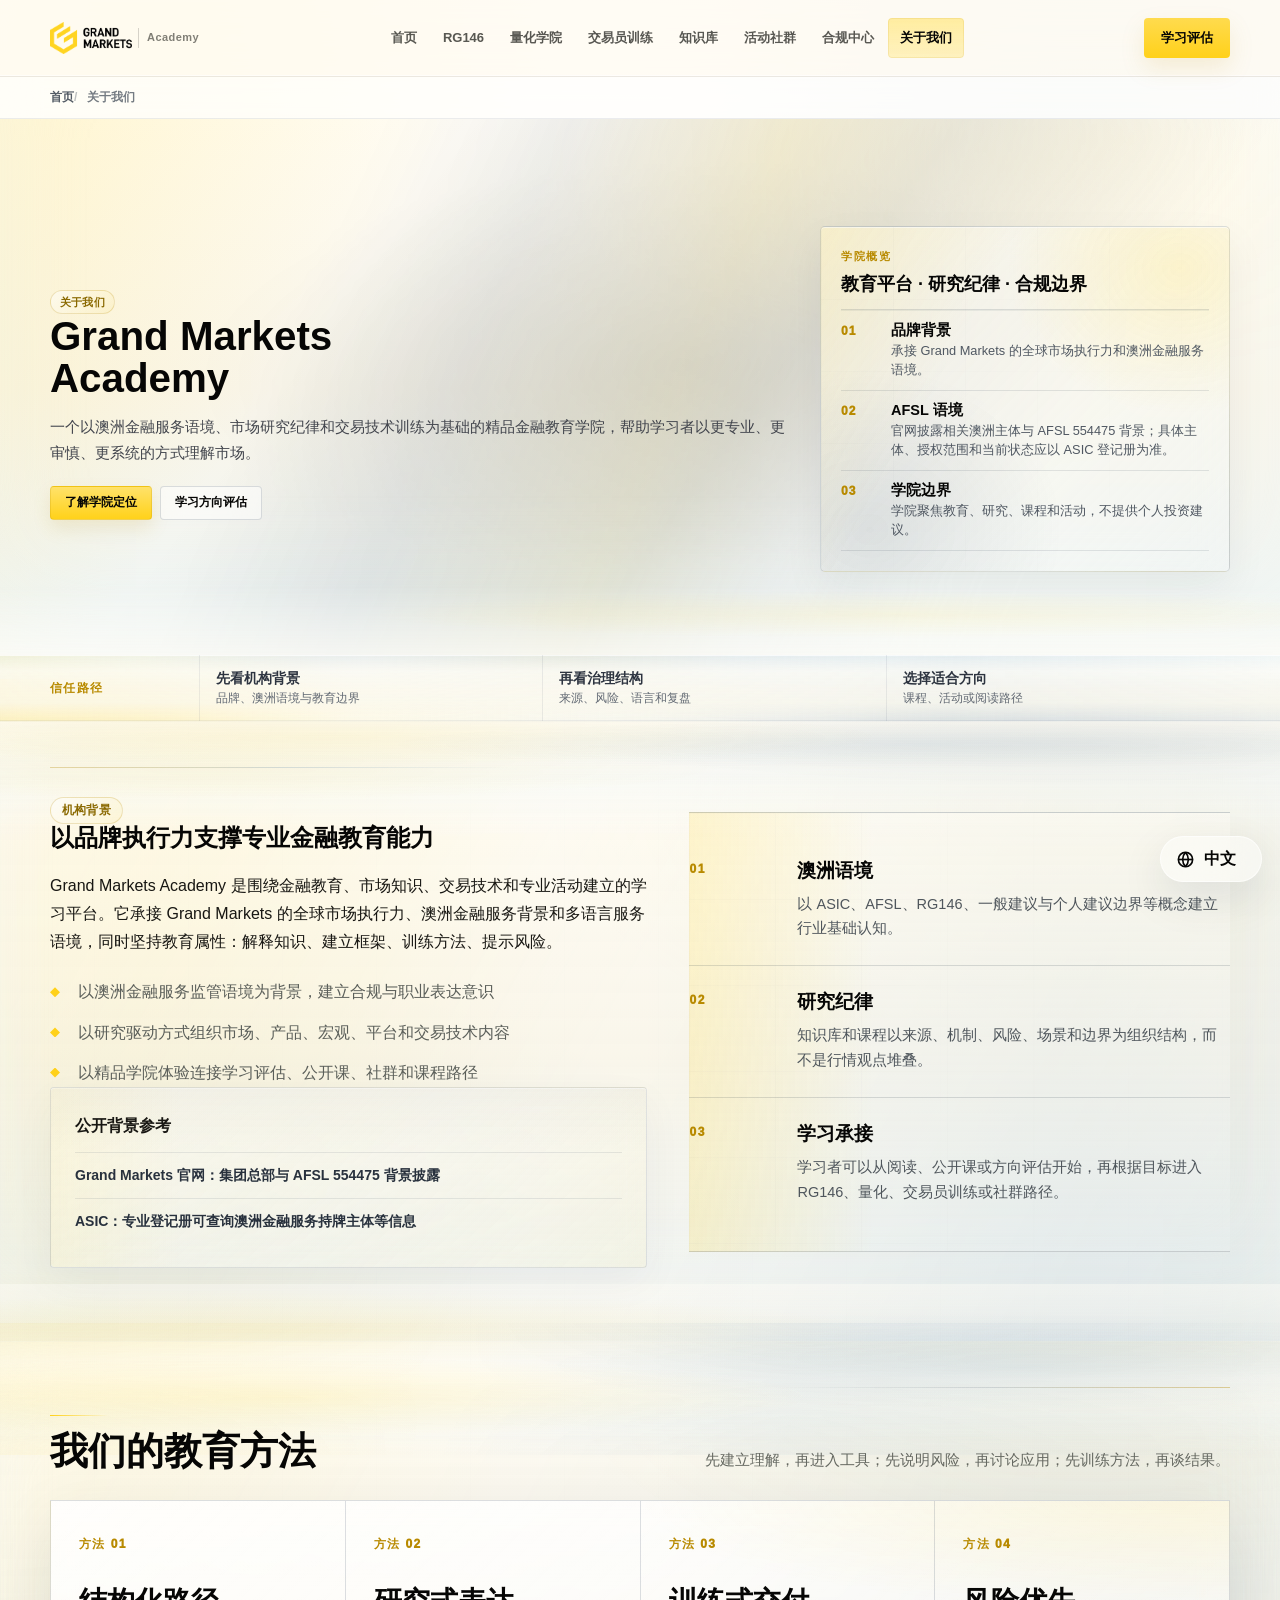
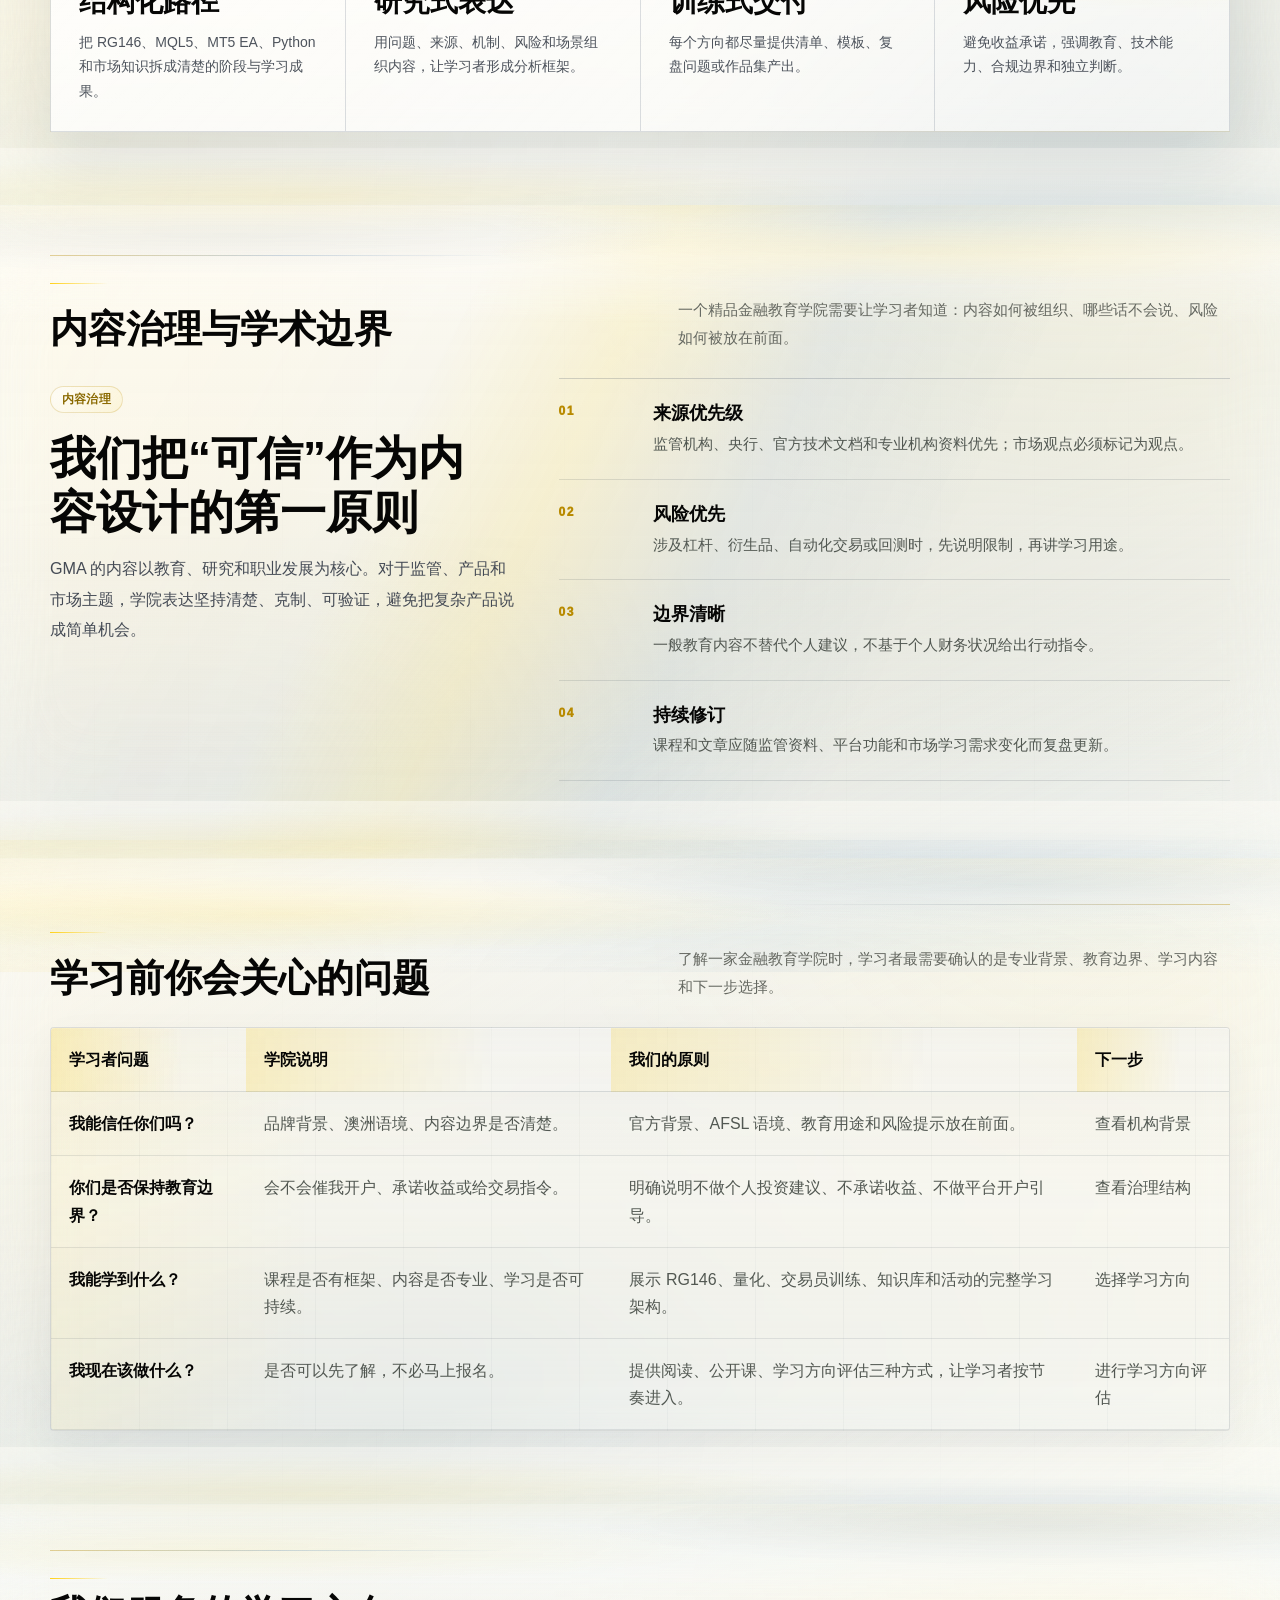
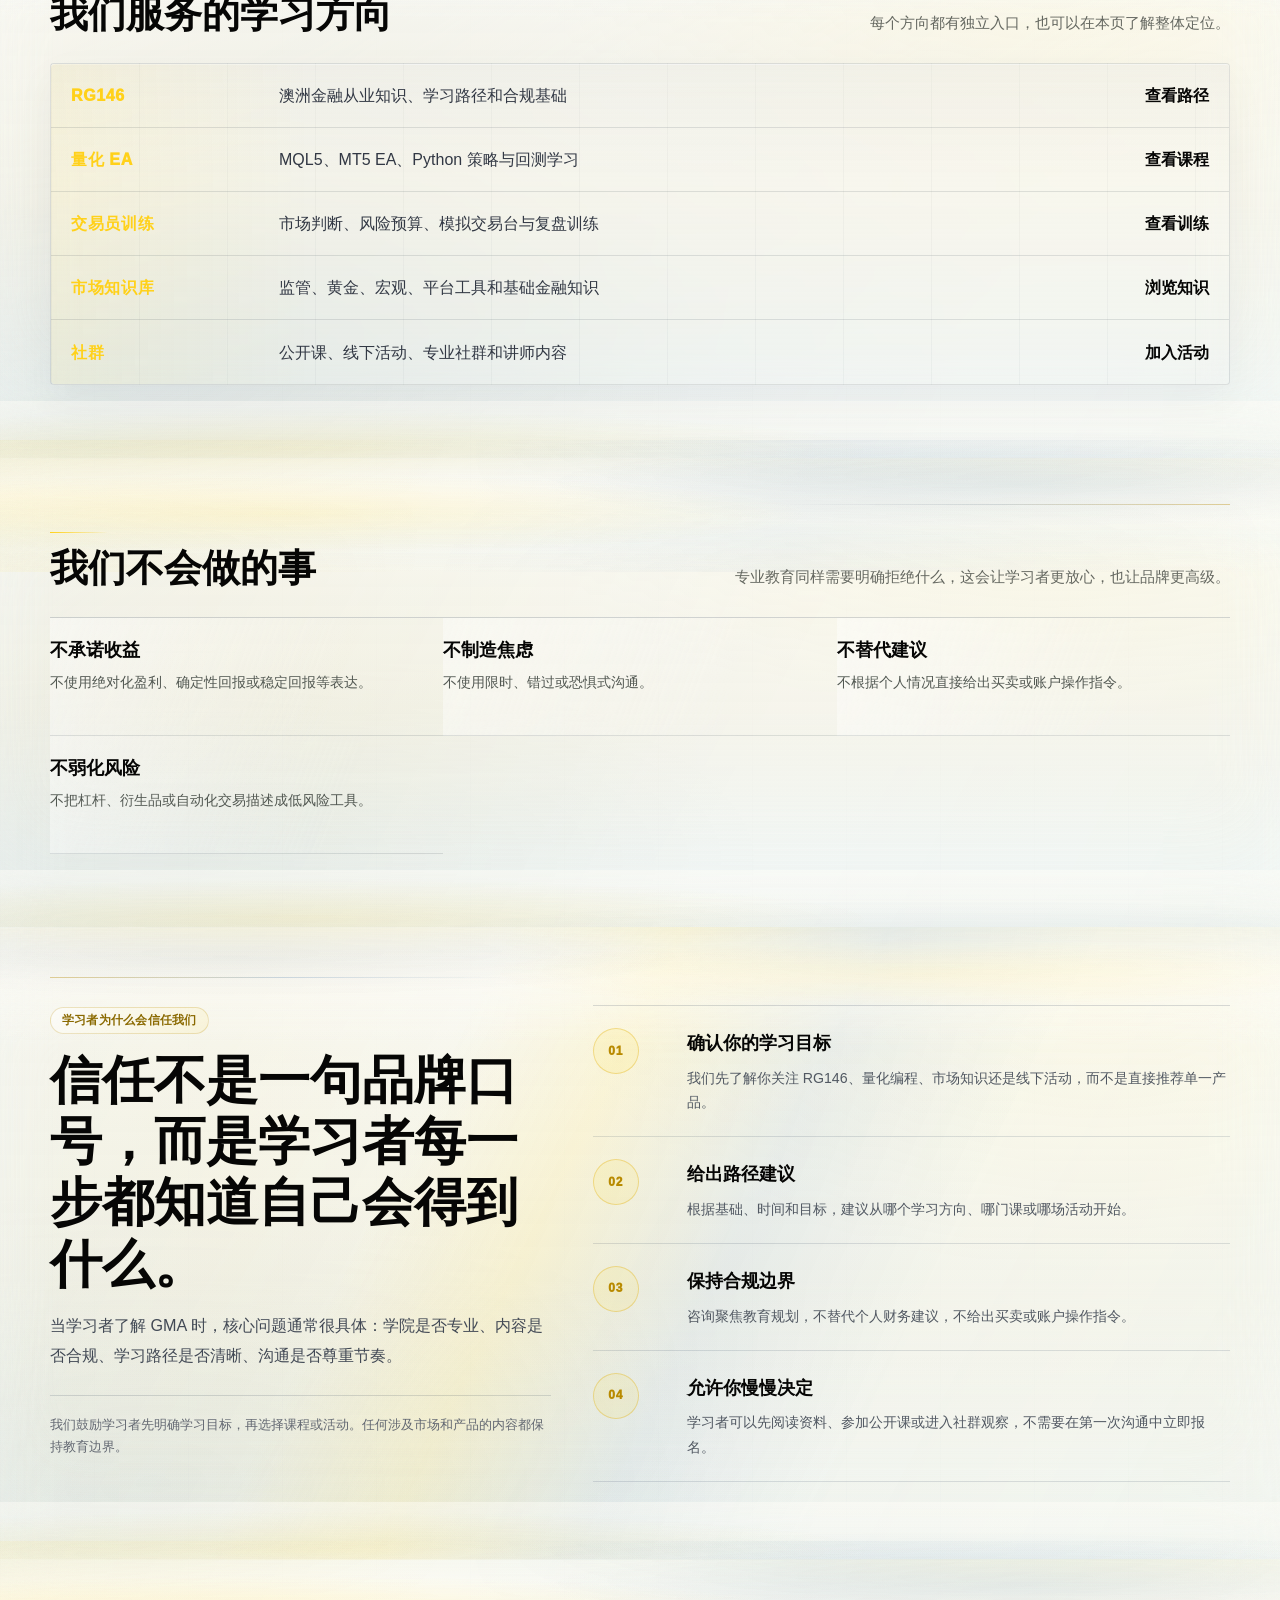
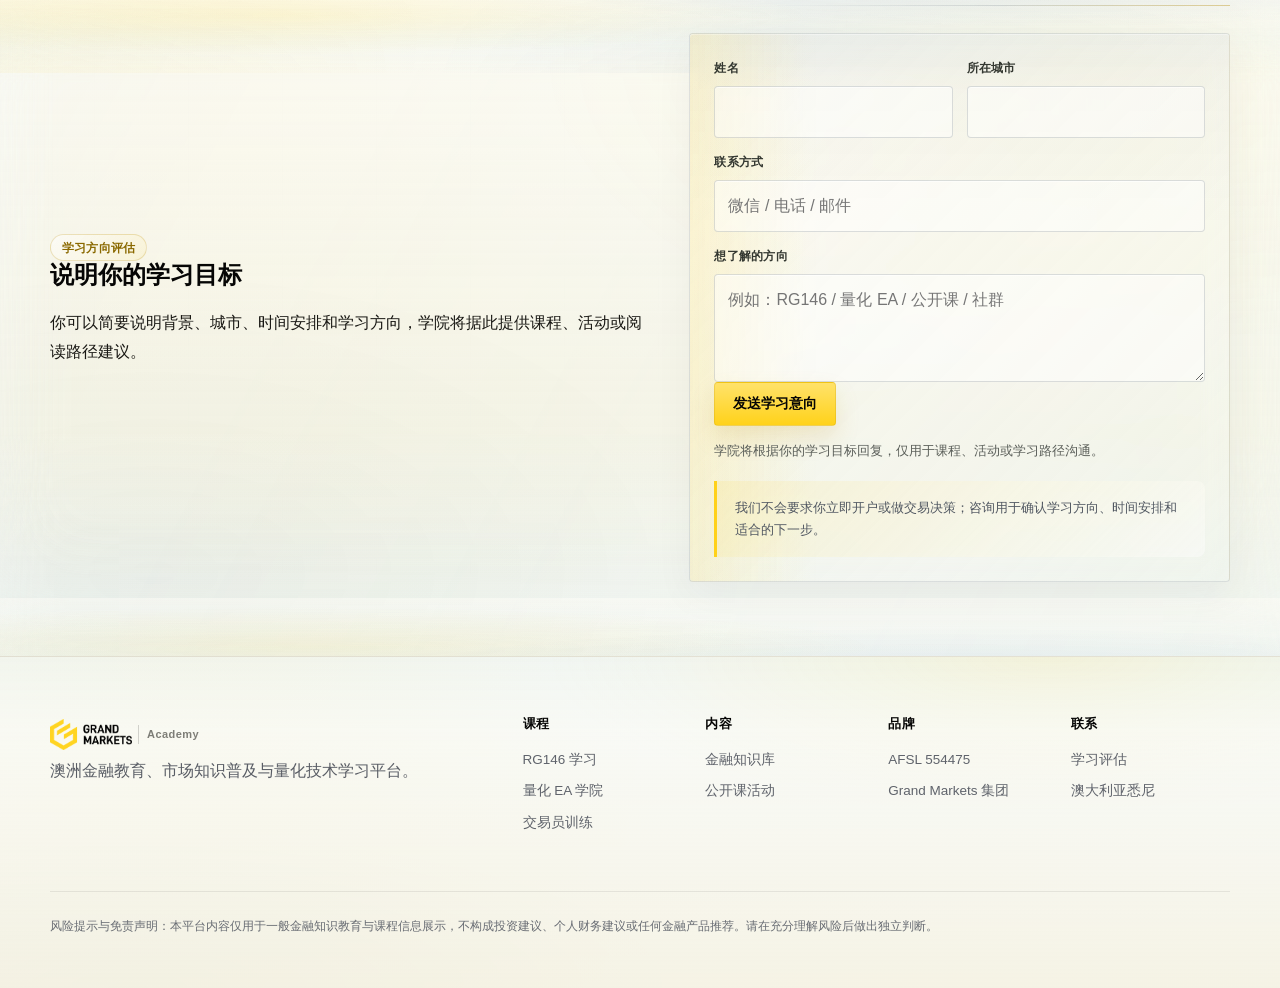
<file: about.html>
<!doctype html>
<html lang="zh-CN">
<head>
  <meta charset="utf-8">
  <meta name="viewport" content="width=device-width, initial-scale=1">
  <title>关于 Grand Markets Academy | 精品金融教育学院与品牌背景</title>
  <meta name="description" content="了解 Grand Markets Academy 的教育定位、澳洲金融服务语境、内容治理、课程方向、合规边界和联系方法。">
  <meta name="keywords" content="Grand Markets Academy, 金融教育学院, 澳洲金融服务, 品牌背景, 课程咨询">
  <meta name="robots" content="index,follow,max-snippet:-1,max-image-preview:large,max-video-preview:-1">
  <meta name="author" content="Grand Markets Academy">
  <meta name="theme-color" content="#f6c517">
  <link rel="preload" as="image" href="assets/gm-logo-full.png">
  <link rel="canonical" href="https://www.grandmarkets.com/academy/about.html?lang=zh">
  <link rel="alternate" hreflang="zh-CN" href="https://www.grandmarkets.com/academy/about.html?lang=zh">
  <link rel="alternate" hreflang="en" href="https://www.grandmarkets.com/academy/about.html?lang=en">
  <link rel="alternate" hreflang="x-default" href="https://www.grandmarkets.com/academy/about.html?lang=en">
  <meta property="og:site_name" content="Grand Markets Academy">
  <meta property="og:type" content="website">
  <meta property="og:title" content="关于 Grand Markets Academy | 精品金融教育学院与品牌背景">
  <meta property="og:description" content="了解 Grand Markets Academy 的教育定位、澳洲金融服务语境、内容治理、课程方向、合规边界和联系方法。">
  <meta property="og:url" content="https://www.grandmarkets.com/academy/about.html?lang=zh">
  <meta property="og:image" content="https://www.grandmarkets.com/academy/assets/gm-logo-full.png">
  <meta property="og:locale" content="zh_CN">
  <meta name="twitter:card" content="summary_large_image">
  <meta name="twitter:title" content="关于 Grand Markets Academy | 精品金融教育学院与品牌背景">
  <meta name="twitter:description" content="了解 Grand Markets Academy 的教育定位、澳洲金融服务语境、内容治理、课程方向、合规边界和联系方法。">
  <meta name="twitter:image" content="https://www.grandmarkets.com/academy/assets/gm-logo-full.png">
  <script type="application/ld+json" data-seo-json>{"@context":"https://schema.org","@graph":[{"@type":"EducationalOrganization","@id":"https://www.grandmarkets.com/academy/#organization","name":"Grand Markets Academy","url":"https://www.grandmarkets.com/academy/","logo":"https://www.grandmarkets.com/academy/assets/gm-logo-full.png","sameAs":["https://www.grandmarkets.com/"],"slogan":"Your Vision. Global Execution."},{"@type":"WebSite","@id":"https://www.grandmarkets.com/academy/#website","name":"Grand Markets Academy","url":"https://www.grandmarkets.com/academy/","publisher":{"@id":"https://www.grandmarkets.com/academy/#organization"},"inLanguage":"zh-CN"},{"@type":"AboutPage","@id":"https://www.grandmarkets.com/academy/about.html?lang=zh#webpage","url":"https://www.grandmarkets.com/academy/about.html?lang=zh","name":"关于 Grand Markets Academy | 精品金融教育学院与品牌背景","headline":"关于我们","description":"了解 Grand Markets Academy 的教育定位、澳洲金融服务语境、内容治理、课程方向、合规边界和联系方法。","inLanguage":"zh-CN","isPartOf":{"@id":"https://www.grandmarkets.com/academy/#website"},"publisher":{"@id":"https://www.grandmarkets.com/academy/#organization"}},{"@type":"BreadcrumbList","@id":"https://www.grandmarkets.com/academy/about.html?lang=zh#breadcrumb","itemListElement":[{"@type":"ListItem","position":1,"name":"首页","item":"https://www.grandmarkets.com/academy/?lang=zh"},{"@type":"ListItem","position":2,"name":"关于我们","item":"https://www.grandmarkets.com/academy/about.html?lang=zh"}]}]}</script>
  <link rel="stylesheet" href="styles.css?v=20260602-mobilebar01">
</head>
<body>
  <a class="skip-link" href="#main-content"><span data-lang-panel="zh">跳转到主要内容</span><span data-lang-panel="en">Skip to main content</span></a>
  <header class="site-header">
    <nav class="nav" aria-label="主导航">
      <a class="brand" href="index.html" aria-label="Grand Markets Academy 首页"><img class="brand-logo-full" src="assets/gm-logo-full.png" alt="Grand Markets" width="900" height="342"><span class="brand-academy">Academy</span></a>
      <button class="menu-toggle" type="button" aria-label="打开导航" aria-expanded="false" data-menu-toggle>☰</button>
      <div class="nav-links" data-nav-links>
        <a href="index.html">首页</a><a href="rg146.html">RG146</a><a href="quant.html">量化学院</a><a href="traders.html">交易员训练</a><a href="knowledge.html">知识库</a><a href="events.html">活动社群</a><a href="compliance.html">合规中心</a><a href="about.html">About Us</a>
      </div>
      <a class="nav-cta" href="#contact">学习评估</a>
    </nav>
  </header>

  <main id="main-content">
    <section class="hero compact about-hero">
      <div class="hero-inner">
        <div class="hero-copy">
          <span class="eyebrow"><span data-lang-panel="zh">关于我们</span><span data-lang-panel="en">About Us</span></span>
          <h1>Grand Markets Academy</h1>
          <p><span data-lang-panel="zh">一个以澳洲金融服务语境、市场研究纪律和交易技术训练为基础的精品金融教育学院，帮助学习者以更专业、更审慎、更系统的方式理解市场。</span><span data-lang-panel="en">A boutique finance education academy grounded in Australian financial-services context, market research discipline and trading technology training, helping learners understand markets with greater professionalism, care and structure.</span></p>
          <div class="hero-actions">
            <a class="button primary" href="#institutional-profile"><span data-lang-panel="zh">了解学院定位</span><span data-lang-panel="en">View Academy Profile</span></a>
            <a class="button secondary" href="#contact"><span data-lang-panel="zh">学习方向评估</span><span data-lang-panel="en">Pathway Review</span></a>
          </div>
        </div>
        <div class="about-authority-panel" aria-label="Academy authority overview">
          <div data-lang-panel="zh">
            <div class="authority-head"><span>学院概览</span><strong>教育平台 · 研究纪律 · 合规边界</strong></div>
            <div class="authority-lines">
              <div><span>01</span><strong>品牌背景</strong><p>承接 Grand Markets 的全球市场执行力和澳洲金融服务语境。</p></div>
              <div><span>02</span><strong>AFSL 语境</strong><p>官网披露相关澳洲主体与 AFSL 554475 背景；具体主体、授权范围和当前状态应以 ASIC 登记册为准。</p></div>
              <div><span>03</span><strong>学院边界</strong><p>学院聚焦教育、研究、课程和活动，不提供个人投资建议。</p></div>
            </div>
          </div>
          <div data-lang-panel="en">
            <div class="authority-head"><span>ACADEMY PROFILE</span><strong>Education platform · Research discipline · Compliance boundary</strong></div>
            <div class="authority-lines">
              <div><span>01</span><strong>Brand Background</strong><p>Connected to Grand Markets’ global market execution identity and Australian financial-services context.</p></div>
              <div><span>02</span><strong>AFSL Context</strong><p>The official site discloses Australian entity and AFSL 554475 background; entity, authorisation scope and current status should be verified via ASIC registers.</p></div>
              <div><span>03</span><strong>Academy Boundary</strong><p>The Academy focuses on education, research, courses and events, not personal investment advice.</p></div>
            </div>
          </div>
        </div>
      </div>
    </section>

    <section class="journey-strip" aria-label="About next steps">
      <div class="section-inner">
        <div class="journey-bar three">
          <span class="journey-label"><span data-lang-panel="zh">信任路径</span><span data-lang-panel="en">Trust Path</span></span>
          <a href="#institutional-profile"><strong><span data-lang-panel="zh">先看机构背景</span><span data-lang-panel="en">Institutional Profile</span></strong><em><span data-lang-panel="zh">品牌、澳洲语境与教育边界</span><span data-lang-panel="en">Brand, Australia context and boundary</span></em></a>
          <a href="#governance-architecture"><strong><span data-lang-panel="zh">再看治理结构</span><span data-lang-panel="en">Governance Architecture</span></strong><em><span data-lang-panel="zh">来源、风险、语言和复盘</span><span data-lang-panel="en">Sources, risk, language and review</span></em></a>
          <a href="#contact"><strong><span data-lang-panel="zh">选择适合方向</span><span data-lang-panel="en">Choose A Direction</span></strong><em><span data-lang-panel="zh">课程、活动或阅读路径</span><span data-lang-panel="en">Course, event or reading pathway</span></em></a>
        </div>
      </div>
    </section>

    <section id="institutional-profile">
      <div class="section-inner split">
        <div data-lang-panel="zh">
          <span class="eyebrow">机构背景</span>
          <h2>以品牌执行力支撑专业金融教育能力</h2>
          <p>Grand Markets Academy 是围绕金融教育、市场知识、交易技术和专业活动建立的学习平台。它承接 Grand Markets 的全球市场执行力、澳洲金融服务背景和多语言服务语境，同时坚持教育属性：解释知识、建立框架、训练方法、提示风险。</p>
          <ul class="check-list">
            <li>以澳洲金融服务监管语境为背景，建立合规与职业表达意识</li>
            <li>以研究驱动方式组织市场、产品、宏观、平台和交易技术内容</li>
            <li>以精品学院体验连接学习评估、公开课、社群和课程路径</li>
          </ul>
          <div class="source-list">
            <strong>公开背景参考</strong>
            <a href="https://www.grandmarkets.com/zh-CN">Grand Markets 官网：集团总部与 AFSL 554475 背景披露</a>
            <a href="https://asic.gov.au/online-services/search-asic-registers/professional-registers/">ASIC：专业登记册可查询澳洲金融服务持牌主体等信息</a>
          </div>
        </div>
        <div data-lang-panel="en">
          <span class="eyebrow">Institutional Background</span>
          <h2>Turning brand execution into professional finance education capability</h2>
          <p>Grand Markets Academy is a learning platform built around financial education, market knowledge, trading technology and professional events. It connects to Grand Markets' global execution identity, Australian financial-services background and multilingual service context while remaining educational: explaining knowledge, building frameworks, training methods and foregrounding risk.</p>
          <ul class="check-list">
            <li>Use Australian financial-services context to build compliance and professional communication awareness</li>
            <li>Organise markets, products, macro, platforms and trading technology through research discipline</li>
            <li>Use a boutique academy experience to connect pathway review, open sessions, community and course pathways</li>
          </ul>
          <div class="source-list">
            <strong>Public Background References</strong>
            <a href="https://www.grandmarkets.com/">Grand Markets official website: group background and AFSL 554475 disclosure</a>
            <a href="https://asic.gov.au/online-services/search-asic-registers/professional-registers/">ASIC: professional registers include AFS licensees</a>
          </div>
        </div>
        <div class="evidence-panel" aria-label="Academy evidence">
          <div data-lang-panel="zh">
            <div class="evidence-row"><span>01</span><div><strong>澳洲语境</strong><p>以 ASIC、AFSL、RG146、一般建议与个人建议边界等概念建立行业基础认知。</p></div></div>
            <div class="evidence-row"><span>02</span><div><strong>研究纪律</strong><p>知识库和课程以来源、机制、风险、场景和边界为组织结构，而不是行情观点堆叠。</p></div></div>
            <div class="evidence-row"><span>03</span><div><strong>学习承接</strong><p>学习者可以从阅读、公开课或方向评估开始，再根据目标进入 RG146、量化、交易员训练或社群路径。</p></div></div>
          </div>
          <div data-lang-panel="en">
            <div class="evidence-row"><span>01</span><div><strong>Australian Context</strong><p>ASIC, AFSL, RG146, general advice and personal advice boundaries are used to build industry literacy.</p></div></div>
            <div class="evidence-row"><span>02</span><div><strong>Research Discipline</strong><p>The library and courses are organised by source, mechanism, risk, scenario and boundary, not by stacked market opinions.</p></div></div>
            <div class="evidence-row"><span>03</span><div><strong>Learning Continuity</strong><p>Learners can begin with reading, open sessions or pathway review, then continue into RG146, Quant, trader training or community pathways.</p></div></div>
          </div>
        </div>
      </div>
    </section>

    <section class="section-muted" id="approach">
      <div class="section-inner">
        <div data-lang-panel="zh">
          <div class="section-head">
            <h2>我们的教育方法</h2>
            <p>先建立理解，再进入工具；先说明风险，再讨论应用；先训练方法，再谈结果。</p>
          </div>
          <div class="metric-band">
            <div><span>方法 01</span><strong>结构化路径</strong><p>把 RG146、MQL5、MT5 EA、Python 和市场知识拆成清楚的阶段与学习成果。</p></div>
            <div><span>方法 02</span><strong>研究式表达</strong><p>用问题、来源、机制、风险和场景组织内容，让学习者形成分析框架。</p></div>
            <div><span>方法 03</span><strong>训练式交付</strong><p>每个方向都尽量提供清单、模板、复盘问题或作品集产出。</p></div>
            <div><span>方法 04</span><strong>风险优先</strong><p>避免收益承诺，强调教育、技术能力、合规边界和独立判断。</p></div>
          </div>
        </div>
        <div data-lang-panel="en">
          <div class="section-head">
            <h2>Our Education Method</h2>
            <p>Build understanding before tools, explain risk before application, and train method before discussing outcomes.</p>
          </div>
          <div class="metric-band">
            <div><span>Method 01</span><strong>Structured Pathway</strong><p>RG146, MQL5, MT5 EA, Python and market knowledge are broken into clear stages and learning outcomes.</p></div>
            <div><span>Method 02</span><strong>Research Language</strong><p>Content is organised by question, source, mechanism, risk and scenario so learners build analytical frameworks.</p></div>
            <div><span>Method 03</span><strong>Training Delivery</strong><p>Each track provides checklists, templates, review questions or portfolio outputs wherever possible.</p></div>
            <div><span>Method 04</span><strong>Risk-Led Communication</strong><p>Return promises are avoided; education, technical capability, compliance boundaries and independent judgement are emphasised.</p></div>
          </div>
        </div>
      </div>
    </section>

    <section id="governance-architecture" class="depth-section alt">
      <div class="section-inner">
        <div data-lang-panel="zh">
          <div class="section-head">
            <h2>内容治理与学术边界</h2>
            <p>一个精品金融教育学院需要让学习者知道：内容如何被组织、哪些话不会说、风险如何被放在前面。</p>
          </div>
          <div class="depth-layout">
            <div class="depth-copy">
              <span class="eyebrow">内容治理</span>
              <h3>我们把“可信”作为内容设计的第一原则</h3>
              <p>GMA 的内容以教育、研究和职业发展为核心。对于监管、产品和市场主题，学院表达坚持清楚、克制、可验证，避免把复杂产品说成简单机会。</p>
            </div>
            <div class="depth-rows">
              <div class="depth-row"><span>01</span><strong>来源优先级</strong><p>监管机构、央行、官方技术文档和专业机构资料优先；市场观点必须标记为观点。</p></div>
              <div class="depth-row"><span>02</span><strong>风险优先</strong><p>涉及杠杆、衍生品、自动化交易或回测时，先说明限制，再讲学习用途。</p></div>
              <div class="depth-row"><span>03</span><strong>边界清晰</strong><p>一般教育内容不替代个人建议，不基于个人财务状况给出行动指令。</p></div>
              <div class="depth-row"><span>04</span><strong>持续修订</strong><p>课程和文章应随监管资料、平台功能和市场学习需求变化而复盘更新。</p></div>
            </div>
          </div>
        </div>
        <div data-lang-panel="en">
          <div class="section-head">
            <h2>Content Governance and Academic Boundaries</h2>
            <p>A boutique finance academy should show learners how content is organised, what language it avoids and how risk is placed first.</p>
          </div>
          <div class="depth-layout">
            <div class="depth-copy">
              <span class="eyebrow">Content Governance</span>
              <h3>Trust is the first design principle</h3>
              <p>GMA content should centre on education, research and professional development. Regulation, products and markets are explained with clear, restrained and verifiable language, not as simplified opportunities.</p>
            </div>
            <div class="depth-rows">
              <div class="depth-row"><span>01</span><strong>Source Priority</strong><p>Regulators, central banks, official technical documentation and professional institutions come first. Market views must be labelled as views.</p></div>
              <div class="depth-row"><span>02</span><strong>Risk Before Application</strong><p>For leverage, derivatives, automated trading or backtests, limitations are explained before learning applications.</p></div>
              <div class="depth-row"><span>03</span><strong>Clear Boundaries</strong><p>General education does not replace personal advice and does not give instructions based on personal financial circumstances.</p></div>
              <div class="depth-row"><span>04</span><strong>Continuous Revision</strong><p>Courses and articles should be reviewed as regulatory materials, platform features and learning needs evolve.</p></div>
            </div>
          </div>
        </div>
      </div>
    </section>

    <section id="public-positioning" class="section-muted">
      <div class="section-inner">
        <div data-lang-panel="zh">
          <div class="section-head">
            <h2>学习前你会关心的问题</h2>
            <p>了解一家金融教育学院时，学习者最需要确认的是专业背景、教育边界、学习内容和下一步选择。</p>
          </div>
          <div class="table-wrap">
            <table>
              <thead><tr><th>学习者问题</th><th>学院说明</th><th>我们的原则</th><th>下一步</th></tr></thead>
              <tbody>
                <tr><td>我能信任你们吗？</td><td>品牌背景、澳洲语境、内容边界是否清楚。</td><td>官方背景、AFSL 语境、教育用途和风险提示放在前面。</td><td><a href="#institutional-profile">查看机构背景</a></td></tr>
                <tr><td>你们是否保持教育边界？</td><td>会不会催我开户、承诺收益或给交易指令。</td><td>明确说明不做个人投资建议、不承诺收益、不做平台开户引导。</td><td><a href="#governance-architecture">查看治理结构</a></td></tr>
                <tr><td>我能学到什么？</td><td>课程是否有框架、内容是否专业、学习是否可持续。</td><td>展示 RG146、量化、交易员训练、知识库和活动的完整学习架构。</td><td><a href="#learning-directions">选择学习方向</a></td></tr>
                <tr><td>我现在该做什么？</td><td>是否可以先了解，不必马上报名。</td><td>提供阅读、公开课、学习方向评估三种方式，让学习者按节奏进入。</td><td><a href="#contact">进行学习方向评估</a></td></tr>
              </tbody>
            </table>
          </div>
        </div>
        <div data-lang-panel="en">
          <div class="section-head">
            <h2>Questions Before You Begin</h2>
            <p>Before choosing a finance education academy, learners need to understand professional background, education boundaries, learning content and the appropriate next step.</p>
          </div>
          <div class="table-wrap">
            <table>
              <thead><tr><th>Learner Question</th><th>Academy Clarification</th><th>Our Principle</th><th>Next Step</th></tr></thead>
              <tbody>
                <tr><td>Can I trust you?</td><td>Whether brand background, Australian context and content boundaries are clear.</td><td>Official background, AFSL context, education purpose and risk notes are foregrounded.</td><td><a href="#institutional-profile">View institutional profile</a></td></tr>
                <tr><td>What is the Academy boundary?</td><td>Whether I will be pushed to open an account, promised returns or given trading instructions.</td><td>State clearly that the Academy does not provide personal investment advice, return promises or account-opening pressure.</td><td><a href="#governance-architecture">View governance architecture</a></td></tr>
                <tr><td>What can I learn?</td><td>Whether courses have structure, content has depth and learning can continue.</td><td>Show the full architecture across RG146, Quant, trader training, knowledge library and events.</td><td><a href="#learning-directions">Choose a learning direction</a></td></tr>
                <tr><td>What should I do now?</td><td>Whether I can understand the Academy before enrolling.</td><td>Offer reading, open sessions and pathway review so learners can enter at their own pace.</td><td><a href="#contact">Request a pathway review</a></td></tr>
              </tbody>
            </table>
          </div>
        </div>
      </div>
    </section>

    <section id="learning-directions">
      <div class="section-inner">
        <div data-lang-panel="zh">
          <div class="section-head">
            <h2>我们服务的学习方向</h2>
            <p>每个方向都有独立入口，也可以在本页了解整体定位。</p>
          </div>
          <div class="terminal-table">
            <a class="terminal-row" href="rg146.html"><span>RG146</span><span>澳洲金融从业知识、学习路径和合规基础</span><strong>查看路径</strong></a>
            <a class="terminal-row" href="quant.html"><span>QUANT EA</span><span>MQL5、MT5 EA、Python 策略与回测学习</span><strong>查看课程</strong></a>
            <a class="terminal-row" href="traders.html"><span>TRADER TRAINING</span><span>市场判断、风险预算、模拟交易台与复盘训练</span><strong>查看训练</strong></a>
            <a class="terminal-row" href="knowledge.html"><span>MARKET LIBRARY</span><span>监管、黄金、宏观、平台工具和基础金融知识</span><strong>浏览知识</strong></a>
            <a class="terminal-row" href="events.html"><span>COMMUNITY</span><span>公开课、线下活动、专业社群和讲师内容</span><strong>加入活动</strong></a>
          </div>
        </div>
        <div data-lang-panel="en">
          <div class="section-head">
            <h2>Learning Directions We Serve</h2>
            <p>Each direction has its own entry point, while this section explains the overall positioning.</p>
          </div>
          <div class="terminal-table">
            <a class="terminal-row" href="rg146.html"><span>RG146</span><span>Australian finance knowledge, learning pathway and compliance foundations</span><strong>View Pathway</strong></a>
            <a class="terminal-row" href="quant.html"><span>QUANT EA</span><span>MQL5, MT5 EA, Python strategy and backtesting education</span><strong>View Courses</strong></a>
            <a class="terminal-row" href="traders.html"><span>TRADER TRAINING</span><span>Market judgement, risk budgeting, simulation desk and review training</span><strong>View Training</strong></a>
            <a class="terminal-row" href="knowledge.html"><span>MARKET LIBRARY</span><span>Regulation, gold, macro, platform tools and foundational market knowledge</span><strong>Browse Library</strong></a>
            <a class="terminal-row" href="events.html"><span>COMMUNITY</span><span>Open sessions, offline events, professional community and instructor content</span><strong>Join Events</strong></a>
          </div>
        </div>
      </div>
    </section>

    <section>
      <div class="section-inner">
        <div data-lang-panel="zh">
          <div class="section-head">
            <h2>我们不会做的事</h2>
            <p>专业教育同样需要明确拒绝什么，这会让学习者更放心，也让品牌更高级。</p>
          </div>
          <div class="glossary-strip risk-strip">
            <div><strong>不承诺收益</strong><span>不使用绝对化盈利、确定性回报或稳定回报等表达。</span></div>
            <div><strong>不制造焦虑</strong><span>不使用限时、错过或恐惧式沟通。</span></div>
            <div><strong>不替代建议</strong><span>不根据个人情况直接给出买卖或账户操作指令。</span></div>
            <div><strong>不弱化风险</strong><span>不把杠杆、衍生品或自动化交易描述成低风险工具。</span></div>
          </div>
        </div>
        <div data-lang-panel="en">
          <div class="section-head">
            <h2>What We Do Not Do</h2>
            <p>Professional education also needs to say what it refuses to do. That creates trust and makes the brand more premium.</p>
          </div>
          <div class="glossary-strip risk-strip">
            <div><strong>No Return Promises</strong><span>No absolute profit, certain-return or stable-return language.</span></div>
            <div><strong>No Pressure Tactics</strong><span>No urgency, fear-of-missing-out or anxiety-based communication.</span></div>
            <div><strong>No Personal Advice Replacement</strong><span>No direct buy, sell or account-opening instructions based on personal circumstances.</span></div>
            <div><strong>No Risk Minimisation</strong><span>No framing of leverage, derivatives or automated trading as low-risk tools.</span></div>
          </div>
        </div>
      </div>
    </section>

    <section class="trust-section">
      <div class="section-inner">
        <div data-lang-panel="zh">
          <div class="trust-layout">
            <div class="trust-copy">
              <span class="eyebrow">学习者为什么会信任我们</span>
              <h2>信任不是一句品牌口号，而是学习者每一步都知道自己会得到什么。</h2>
              <p>当学习者了解 GMA 时，核心问题通常很具体：学院是否专业、内容是否合规、学习路径是否清晰、沟通是否尊重节奏。</p>
              <div class="trust-microcopy">我们鼓励学习者先明确学习目标，再选择课程或活动。任何涉及市场和产品的内容都保持教育边界。</div>
            </div>
            <div class="connection-steps">
              <div class="connection-step"><span>01</span><div><strong>确认你的学习目标</strong><p>我们先了解你关注 RG146、量化编程、市场知识还是线下活动，而不是直接推荐单一产品。</p></div></div>
              <div class="connection-step"><span>02</span><div><strong>给出路径建议</strong><p>根据基础、时间和目标，建议从哪个学习方向、哪门课或哪场活动开始。</p></div></div>
              <div class="connection-step"><span>03</span><div><strong>保持合规边界</strong><p>咨询聚焦教育规划，不替代个人财务建议，不给出买卖或账户操作指令。</p></div></div>
              <div class="connection-step"><span>04</span><div><strong>允许你慢慢决定</strong><p>学习者可以先阅读资料、参加公开课或进入社群观察，不需要在第一次沟通中立即报名。</p></div></div>
            </div>
          </div>
        </div>
        <div data-lang-panel="en">
          <div class="trust-layout">
            <div class="trust-copy">
              <span class="eyebrow">Why Learners Can Trust Us</span>
              <h2>Trust is not a slogan; it is knowing what happens at each step.</h2>
              <p>When learners review GMA, the questions are practical: is the Academy professional, is the content compliant, is the learning pathway clear and will communication respect their pace?</p>
              <div class="trust-microcopy">We encourage learners to clarify learning goals before choosing a course or event. Market and product content stays within education boundaries.</div>
            </div>
            <div class="connection-steps">
              <div class="connection-step"><span>01</span><div><strong>Clarify your learning objective</strong><p>We first understand whether you are focused on RG146, quant programming, market knowledge or events, instead of pushing one path.</p></div></div>
              <div class="connection-step"><span>02</span><div><strong>Provide pathway guidance</strong><p>Based on foundation, schedule and goal, we suggest which entry point, course or event may be the right start.</p></div></div>
              <div class="connection-step"><span>03</span><div><strong>Maintain compliance boundaries</strong><p>The consultation focuses on education planning and does not replace personal financial advice or provide trading instructions.</p></div></div>
              <div class="connection-step"><span>04</span><div><strong>Let you decide at your pace</strong><p>Learners can read first, attend an open session or observe the community before making a decision.</p></div></div>
            </div>
          </div>
        </div>
      </div>
    </section>

    <section id="contact" class="section-dark">
      <div class="section-inner split">
        <div>
          <span class="eyebrow">学习方向评估</span>
          <h2>说明你的学习目标</h2>
          <p>你可以简要说明背景、城市、时间安排和学习方向，学院将据此提供课程、活动或阅读路径建议。</p>
        </div>
        <form class="contact-panel" data-demo-form>
          <div class="form-grid">
            <div class="field"><label for="name">姓名</label><input id="name" required></div>
            <div class="field"><label for="city">所在城市</label><input id="city"></div>
            <div class="field full"><label for="contact-method">联系方式</label><input id="contact-method" placeholder="微信 / 电话 / 邮件" required></div>
            <div class="field full"><label for="message">想了解的方向</label><textarea id="message" placeholder="例如：RG146 / 量化 EA / 公开课 / 社群"></textarea></div>
          </div>
          <button class="button primary" type="submit">发送学习意向</button>
          <p class="form-note" data-form-note><span data-lang-panel="zh">学院将根据你的学习目标回复，仅用于课程、活动或学习路径沟通。</span><span data-lang-panel="en">The Academy will respond based on your learning goal, only for course, event or pathway communication.</span></p>
          <div class="contact-assurance">
            <div data-lang-panel="zh"><strong>咨询边界</strong>我们不会要求你立即开户或做交易决策；咨询用于确认学习方向、时间安排和适合的下一步。</div>
            <div data-lang-panel="en"><strong>Consultation boundary</strong>We will not ask you to open an account or make trading decisions immediately; the conversation is for learning direction, schedule and next-step fit.</div>
          </div>
        </form>
      </div>
    </section>
  </main>

  <footer class="site-footer">
    <div class="footer-inner">
      <div><a class="brand" href="index.html"><img class="brand-logo-full" src="assets/gm-logo-full.png" alt="Grand Markets" width="900" height="342"><span class="brand-academy">Academy</span></a><p>澳洲金融教育、市场知识普及与量化技术学习平台。</p></div>
      <div class="footer-links">
        <div><strong>课程</strong><a href="rg146.html">RG146 学习</a><a href="quant.html">量化 EA 学院</a><a href="traders.html">交易员训练</a></div>
        <div><strong>内容</strong><a href="knowledge.html">金融知识库</a><a href="events.html">公开课活动</a></div>
        <div><strong>品牌</strong><span>AFSL 554475</span><span>Grand Markets Group</span></div>
        <div><strong>联系</strong><a href="#contact">学习评估</a><span>Sydney, Australia</span></div>
      </div>
      <p class="risk">风险提示与免责声明：本平台内容仅用于一般金融知识教育与课程信息展示，不构成投资建议、个人财务建议或任何金融产品推荐。请在充分理解风险后做出独立判断。</p>
    </div>
  </footer>
  <script src="script.js?v=20260602-mobilebar01"></script>
</body>
</html>
</file>
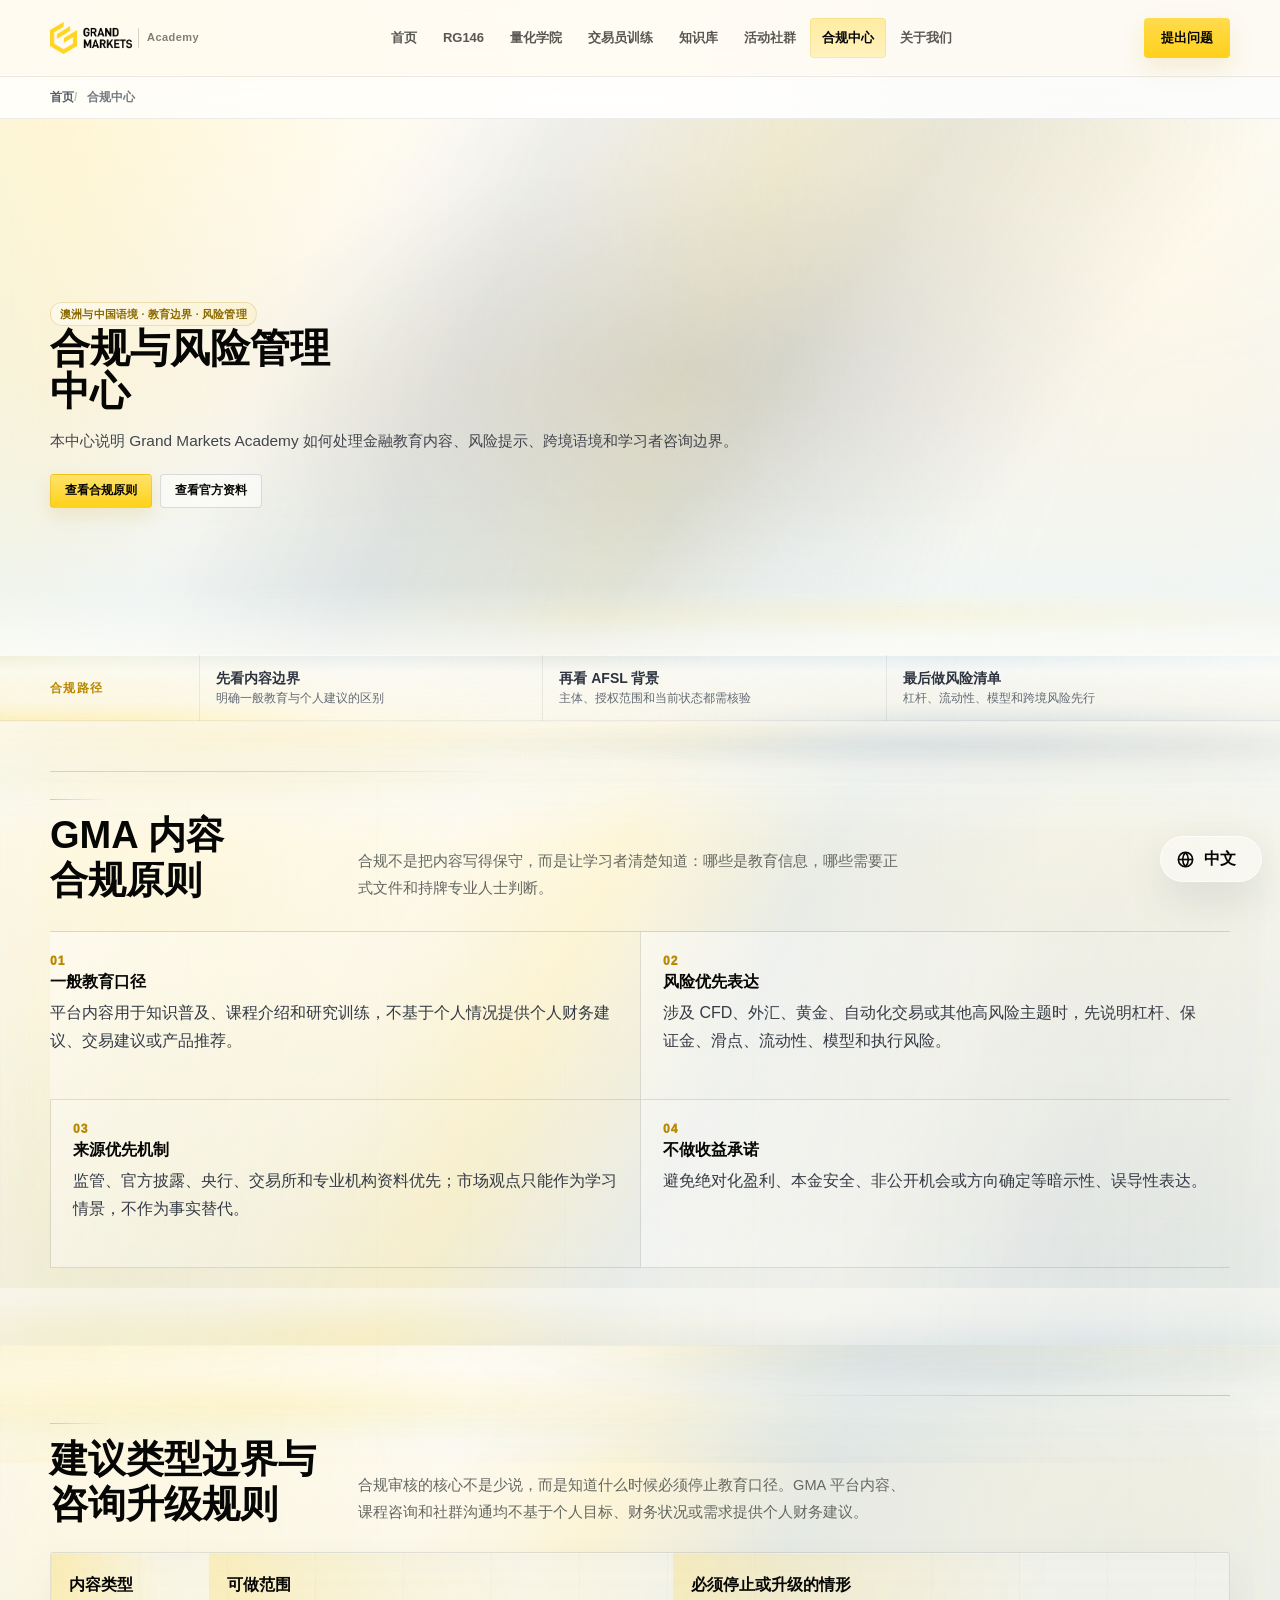
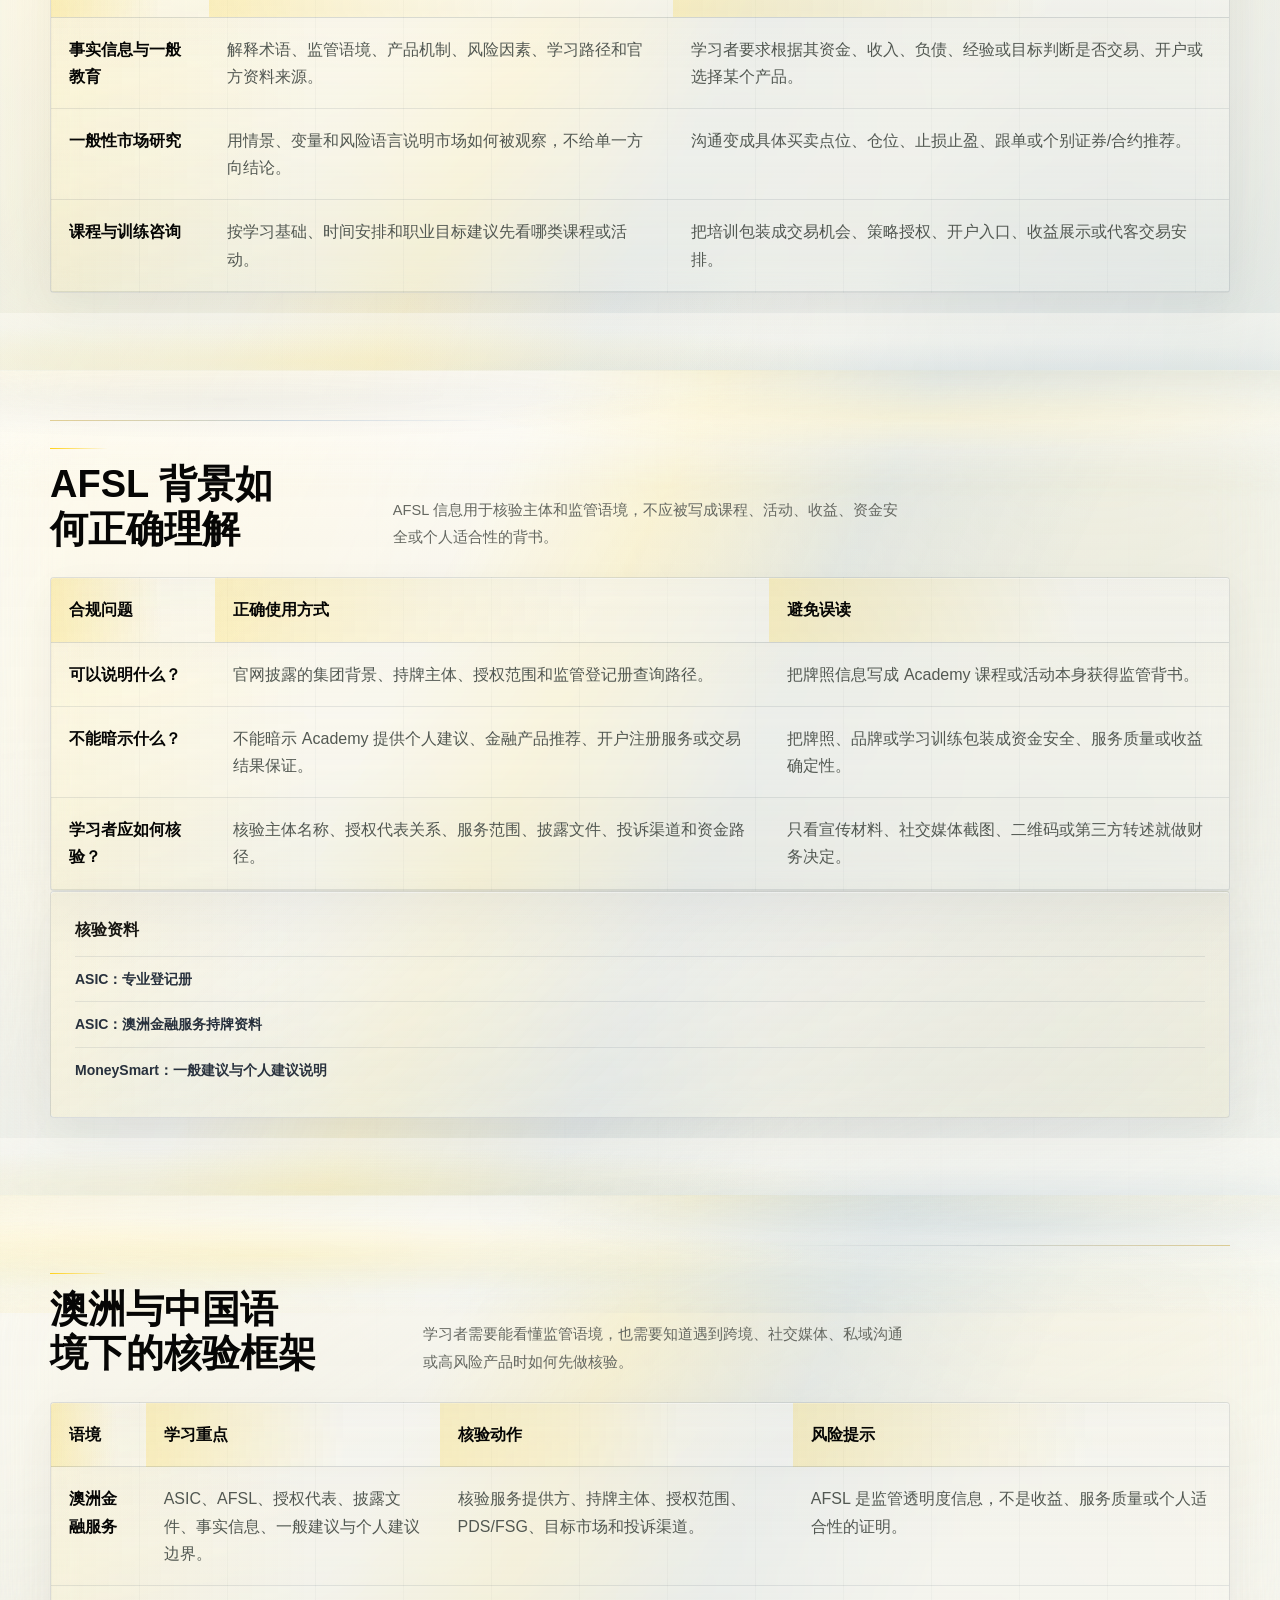
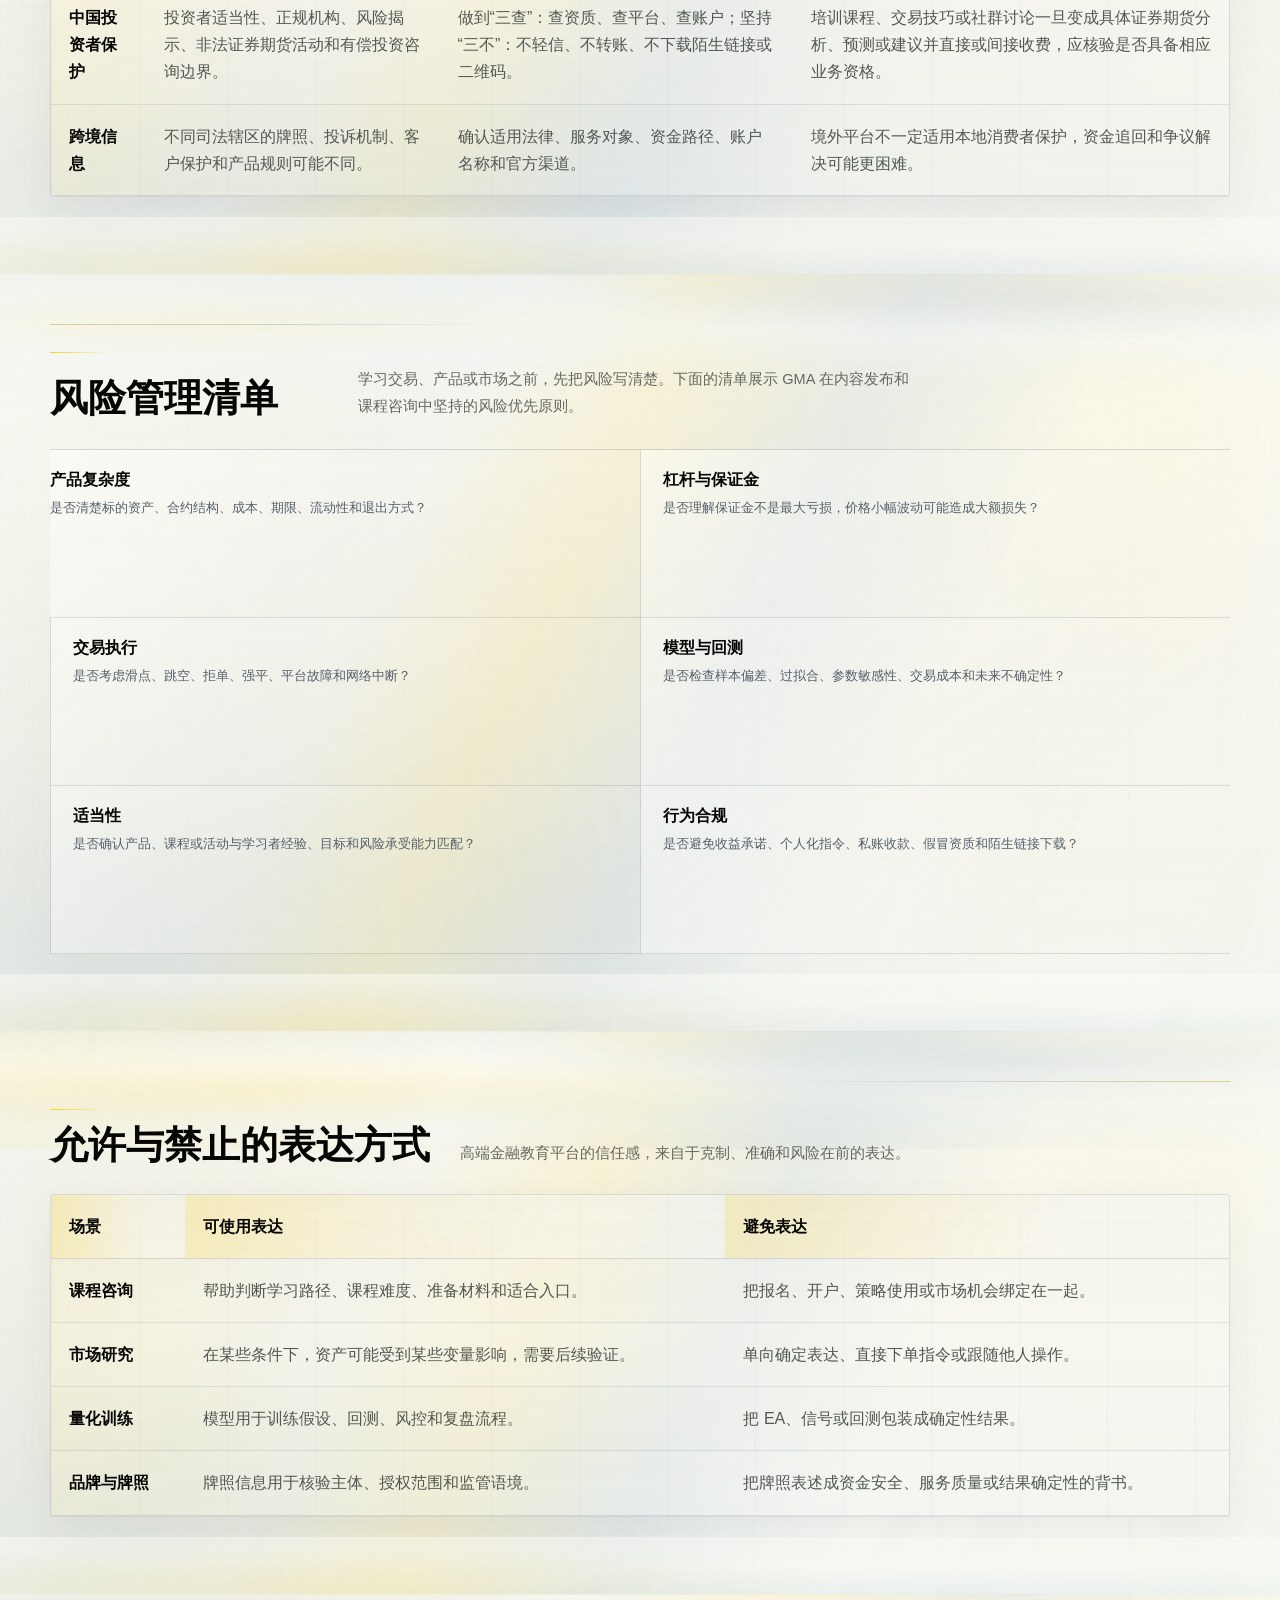
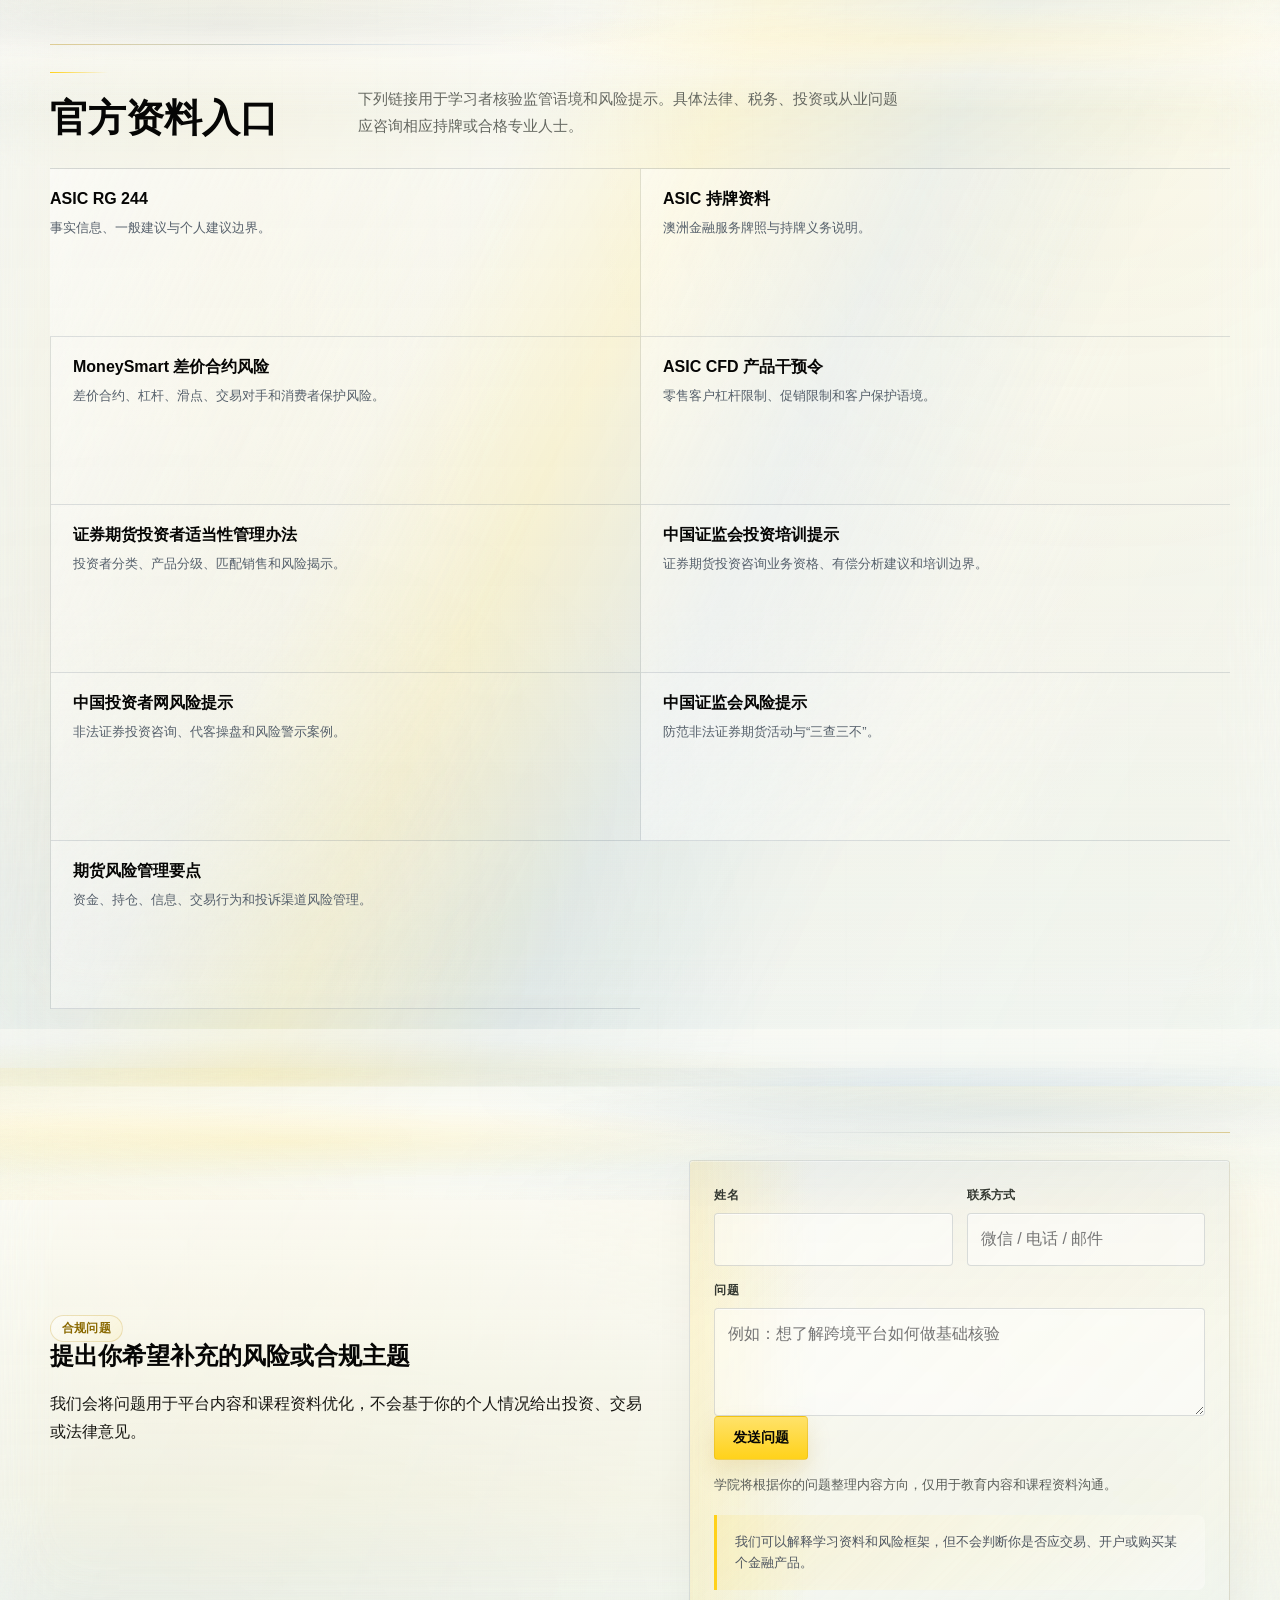
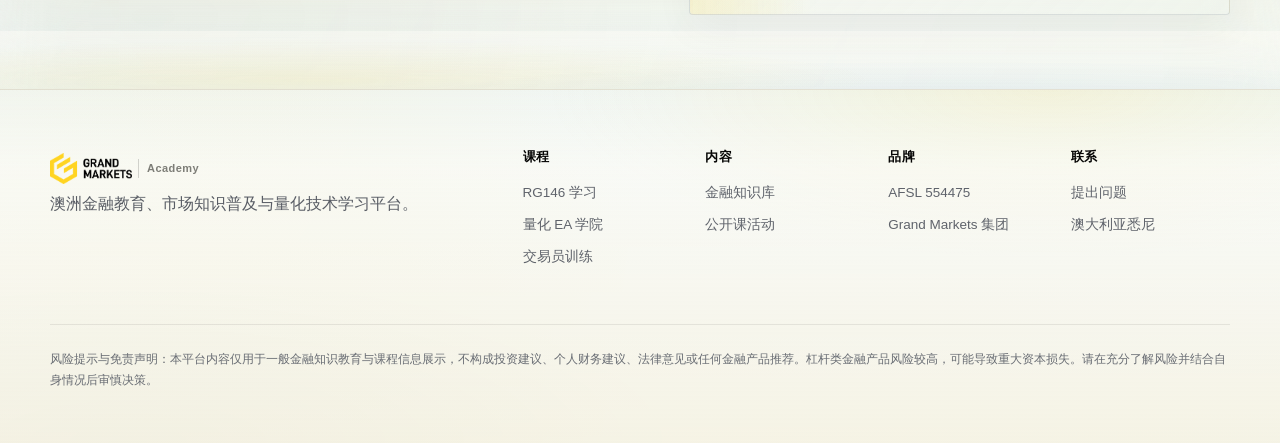
<file: compliance.html>
<!doctype html>
<html lang="zh-CN">
<head>
  <meta charset="utf-8">
  <meta name="viewport" content="width=device-width, initial-scale=1">
  <title>合规与风险管理中心 | 金融教育边界、AFSL 核验与风险提示</title>
  <meta name="description" content="说明金融教育内容边界、一般建议与个人建议区别、AFSL 背景核验、澳洲与中国语境、杠杆产品风险提示和课程咨询红线。">
  <meta name="keywords" content="金融合规, 风险管理, AFSL 核验, 一般建议, 个人建议, 投资者适当性">
  <meta name="robots" content="index,follow,max-snippet:-1,max-image-preview:large,max-video-preview:-1">
  <meta name="author" content="Grand Markets Academy">
  <meta name="theme-color" content="#f6c517">
  <link rel="preload" as="image" href="assets/gm-logo-full.png">
  <link rel="canonical" href="https://www.grandmarkets.com/academy/compliance.html?lang=zh">
  <link rel="alternate" hreflang="zh-CN" href="https://www.grandmarkets.com/academy/compliance.html?lang=zh">
  <link rel="alternate" hreflang="en" href="https://www.grandmarkets.com/academy/compliance.html?lang=en">
  <link rel="alternate" hreflang="x-default" href="https://www.grandmarkets.com/academy/compliance.html?lang=en">
  <meta property="og:site_name" content="Grand Markets Academy">
  <meta property="og:type" content="website">
  <meta property="og:title" content="合规与风险管理中心 | 金融教育边界、AFSL 核验与风险提示">
  <meta property="og:description" content="说明金融教育内容边界、一般建议与个人建议区别、AFSL 背景核验、澳洲与中国语境、杠杆产品风险提示和课程咨询红线。">
  <meta property="og:url" content="https://www.grandmarkets.com/academy/compliance.html?lang=zh">
  <meta property="og:image" content="https://www.grandmarkets.com/academy/assets/gm-logo-full.png">
  <meta property="og:locale" content="zh_CN">
  <meta name="twitter:card" content="summary_large_image">
  <meta name="twitter:title" content="合规与风险管理中心 | 金融教育边界、AFSL 核验与风险提示">
  <meta name="twitter:description" content="说明金融教育内容边界、一般建议与个人建议区别、AFSL 背景核验、澳洲与中国语境、杠杆产品风险提示和课程咨询红线。">
  <meta name="twitter:image" content="https://www.grandmarkets.com/academy/assets/gm-logo-full.png">
  <script type="application/ld+json" data-seo-json>{"@context":"https://schema.org","@graph":[{"@type":"EducationalOrganization","@id":"https://www.grandmarkets.com/academy/#organization","name":"Grand Markets Academy","url":"https://www.grandmarkets.com/academy/","logo":"https://www.grandmarkets.com/academy/assets/gm-logo-full.png","sameAs":["https://www.grandmarkets.com/"],"slogan":"Your Vision. Global Execution."},{"@type":"WebSite","@id":"https://www.grandmarkets.com/academy/#website","name":"Grand Markets Academy","url":"https://www.grandmarkets.com/academy/","publisher":{"@id":"https://www.grandmarkets.com/academy/#organization"},"inLanguage":"zh-CN"},{"@type":"WebPage","@id":"https://www.grandmarkets.com/academy/compliance.html?lang=zh#webpage","url":"https://www.grandmarkets.com/academy/compliance.html?lang=zh","name":"合规与风险管理中心 | 金融教育边界、AFSL 核验与风险提示","headline":"合规中心","description":"说明金融教育内容边界、一般建议与个人建议区别、AFSL 背景核验、澳洲与中国语境、杠杆产品风险提示和课程咨询红线。","inLanguage":"zh-CN","isPartOf":{"@id":"https://www.grandmarkets.com/academy/#website"},"publisher":{"@id":"https://www.grandmarkets.com/academy/#organization"}},{"@type":"BreadcrumbList","@id":"https://www.grandmarkets.com/academy/compliance.html?lang=zh#breadcrumb","itemListElement":[{"@type":"ListItem","position":1,"name":"首页","item":"https://www.grandmarkets.com/academy/?lang=zh"},{"@type":"ListItem","position":2,"name":"合规中心","item":"https://www.grandmarkets.com/academy/compliance.html?lang=zh"}]}]}</script>
  <link rel="stylesheet" href="styles.css?v=20260602-mobilebar01">
</head>
<body>
  <a class="skip-link" href="#main-content"><span data-lang-panel="zh">跳转到主要内容</span><span data-lang-panel="en">Skip to main content</span></a>
  <header class="site-header">
    <nav class="nav" aria-label="主导航">
      <a class="brand" href="index.html" aria-label="Grand Markets Academy 首页"><img class="brand-logo-full" src="assets/gm-logo-full.png" alt="Grand Markets" width="900" height="342"><span class="brand-academy">Academy</span></a>
      <button class="menu-toggle" type="button" aria-label="打开导航" aria-expanded="false" data-menu-toggle>☰</button>
      <div class="nav-links" data-nav-links>
        <a href="index.html">首页</a><a href="rg146.html">RG146</a><a href="quant.html">量化学院</a><a href="traders.html">交易员训练</a><a href="knowledge.html">知识库</a><a href="events.html">活动社群</a><a href="compliance.html">合规中心</a><a href="about.html">About Us</a>
      </div>
      <a class="nav-cta" href="#contact">提出问题</a>
    </nav>
  </header>

  <main id="main-content" class="compliance-page">
    <section class="hero compact compliance-hero">
      <div class="hero-inner">
        <div class="hero-copy">
          <span class="eyebrow"><span data-lang-panel="zh">澳洲与中国语境 · 教育边界 · 风险管理</span><span data-lang-panel="en">Australia and China Context · Education Boundary · Risk Management</span></span>
          <h1><span data-lang-panel="zh">合规与风险管理中心</span><span data-lang-panel="en">Compliance and Risk Management Centre</span></h1>
          <p><span data-lang-panel="zh">本中心说明 Grand Markets Academy 如何处理金融教育内容、风险提示、跨境语境和学习者咨询边界。</span><span data-lang-panel="en">This centre explains how Grand Markets Academy handles financial education content, risk notices, cross-border context and learner enquiry boundaries.</span></p>
          <div class="hero-actions">
            <a class="button primary" href="#principles"><span data-lang-panel="zh">查看合规原则</span><span data-lang-panel="en">Review Principles</span></a>
            <a class="button secondary" href="#sources"><span data-lang-panel="zh">查看官方资料</span><span data-lang-panel="en">View Official Sources</span></a>
          </div>
        </div>
      </div>
    </section>

    <section class="journey-strip" aria-label="Compliance flow">
      <div class="section-inner">
        <div class="journey-bar three">
          <span class="journey-label"><span data-lang-panel="zh">合规路径</span><span data-lang-panel="en">Compliance Flow</span></span>
          <a href="#principles"><strong><span data-lang-panel="zh">先看内容边界</span><span data-lang-panel="en">Start With Boundaries</span></strong><em><span data-lang-panel="zh">明确一般教育与个人建议的区别</span><span data-lang-panel="en">Separate education from personal advice</span></em></a>
          <a href="#afsl-boundary"><strong><span data-lang-panel="zh">再看 AFSL 背景</span><span data-lang-panel="en">Verify AFSL Context</span></strong><em><span data-lang-panel="zh">主体、授权范围和当前状态都需核验</span><span data-lang-panel="en">Check entity, scope and current status</span></em></a>
          <a href="#checklist"><strong><span data-lang-panel="zh">最后做风险清单</span><span data-lang-panel="en">Use Risk Checklist</span></strong><em><span data-lang-panel="zh">杠杆、流动性、模型和跨境风险先行</span><span data-lang-panel="en">Leverage, liquidity, model and cross-border risks first</span></em></a>
        </div>
      </div>
    </section>

    <section id="principles" class="depth-section">
      <div class="section-inner">
        <div data-lang-panel="zh">
          <div class="section-head">
            <h2>GMA 内容合规原则</h2>
            <p>合规不是把内容写得保守，而是让学习者清楚知道：哪些是教育信息，哪些需要正式文件和持牌专业人士判断。</p>
          </div>
          <div class="compliance-principles">
            <div><span>01</span><strong>一般教育口径</strong><p>平台内容用于知识普及、课程介绍和研究训练，不基于个人情况提供个人财务建议、交易建议或产品推荐。</p></div>
            <div><span>02</span><strong>风险优先表达</strong><p>涉及 CFD、外汇、黄金、自动化交易或其他高风险主题时，先说明杠杆、保证金、滑点、流动性、模型和执行风险。</p></div>
            <div><span>03</span><strong>来源优先机制</strong><p>监管、官方披露、央行、交易所和专业机构资料优先；市场观点只能作为学习情景，不作为事实替代。</p></div>
            <div><span>04</span><strong>不做收益承诺</strong><p>避免绝对化盈利、本金安全、非公开机会或方向确定等暗示性、误导性表达。</p></div>
          </div>
        </div>
        <div data-lang-panel="en">
          <div class="section-head">
            <h2>GMA Content Compliance Principles</h2>
            <p>Compliance does not mean vague writing. It means learners can clearly see what is education and what requires formal documents and qualified professional judgement.</p>
          </div>
          <div class="compliance-principles">
            <div><span>01</span><strong>General Education Only</strong><p>Website content is for knowledge sharing, course information and research training. It does not provide personal financial advice, trading advice or product recommendations based on individual circumstances.</p></div>
            <div><span>02</span><strong>Risk First</strong><p>For CFDs, FX, gold, automation and other high-risk themes, leverage, margin, slippage, liquidity, model and execution risks are stated before application.</p></div>
            <div><span>03</span><strong>Source Priority</strong><p>Regulators, formal disclosures, central banks, exchanges and professional institutions come first. Market views are learning scenarios, not fact substitutes.</p></div>
            <div><span>04</span><strong>No Return Promises</strong><p>Language implying certain profit, capital safety, exclusive opportunity or deterministic market direction is avoided.</p></div>
          </div>
        </div>
      </div>
    </section>

    <section class="depth-section compliance-gate">
      <div class="section-inner">
        <div data-lang-panel="zh">
          <div class="section-head">
            <h2>建议类型边界与咨询升级规则</h2>
            <p>合规审核的核心不是少说，而是知道什么时候必须停止教育口径。GMA 平台内容、课程咨询和社群沟通均不基于个人目标、财务状况或需求提供个人财务建议。</p>
          </div>
          <div class="table-wrap compliance-matrix">
            <table>
              <thead><tr><th>内容类型</th><th>可做范围</th><th>必须停止或升级的情形</th></tr></thead>
              <tbody>
                <tr><td>事实信息与一般教育</td><td>解释术语、监管语境、产品机制、风险因素、学习路径和官方资料来源。</td><td>学习者要求根据其资金、收入、负债、经验或目标判断是否交易、开户或选择某个产品。</td></tr>
                <tr><td>一般性市场研究</td><td>用情景、变量和风险语言说明市场如何被观察，不给单一方向结论。</td><td>沟通变成具体买卖点位、仓位、止损止盈、跟单或个别证券/合约推荐。</td></tr>
                <tr><td>课程与训练咨询</td><td>按学习基础、时间安排和职业目标建议先看哪类课程或活动。</td><td>把培训包装成交易机会、策略授权、开户入口、收益展示或代客交易安排。</td></tr>
              </tbody>
            </table>
          </div>
        </div>
        <div data-lang-panel="en">
          <div class="section-head">
            <h2>Advice Boundary and Enquiry Escalation Rules</h2>
            <p>The point of compliance review is not to say less. It is to know when education must stop. GMA platform content, course enquiries and community communication do not provide personal financial advice based on personal objectives, financial situation or needs.</p>
          </div>
          <div class="table-wrap compliance-matrix">
            <table>
              <thead><tr><th>Content Type</th><th>Permitted Scope</th><th>Stop or Escalate When</th></tr></thead>
              <tbody>
                <tr><td>Factual information and education</td><td>Explain terms, regulatory context, product mechanics, risk factors, learning pathways and official sources.</td><td>A user asks whether they personally should trade, open an account or choose a product based on capital, income, debts, experience or objectives.</td></tr>
                <tr><td>General market research</td><td>Use scenarios, variables and risk language to show how markets can be observed without a single-direction conclusion.</td><td>The conversation becomes specific entry or exit levels, sizing, stops, copy trading or individual security/contract recommendations.</td></tr>
                <tr><td>Course and training enquiry</td><td>Suggest learning modules or events based on learning foundation, schedule and career objective.</td><td>Training is framed as a trading opportunity, strategy entitlement, account-opening channel, performance display or discretionary trading arrangement.</td></tr>
              </tbody>
            </table>
          </div>
        </div>
      </div>
    </section>

    <section id="afsl-boundary" class="depth-section alt">
      <div class="section-inner">
        <div data-lang-panel="zh">
          <div class="section-head">
            <h2>AFSL 背景如何正确理解</h2>
            <p>AFSL 信息用于核验主体和监管语境，不应被写成课程、活动、收益、资金安全或个人适合性的背书。</p>
          </div>
          <div class="table-wrap compliance-matrix">
            <table>
              <thead><tr><th>合规问题</th><th>正确使用方式</th><th>避免误读</th></tr></thead>
              <tbody>
                <tr><td>可以说明什么？</td><td>官网披露的集团背景、持牌主体、授权范围和监管登记册查询路径。</td><td>把牌照信息写成 Academy 课程或活动本身获得监管背书。</td></tr>
                <tr><td>不能暗示什么？</td><td>不能暗示 Academy 提供个人建议、金融产品推荐、开户注册服务或交易结果保证。</td><td>把牌照、品牌或学习训练包装成资金安全、服务质量或收益确定性。</td></tr>
                <tr><td>学习者应如何核验？</td><td>核验主体名称、授权代表关系、服务范围、披露文件、投诉渠道和资金路径。</td><td>只看宣传材料、社交媒体截图、二维码或第三方转述就做财务决定。</td></tr>
              </tbody>
            </table>
          </div>
          <div class="source-list">
            <strong>核验资料</strong>
            <a href="https://asic.gov.au/online-services/search-asic-registers/professional-registers/">ASIC：专业登记册</a>
            <a href="https://www.asic.gov.au/afslicensing">ASIC：澳洲金融服务持牌资料</a>
            <a href="https://moneysmart.gov.au/financial-advice/general-and-personal-financial-advice">MoneySmart：一般建议与个人建议说明</a>
          </div>
        </div>
        <div data-lang-panel="en">
          <div class="section-head">
            <h2>How To Read AFSL Background Correctly</h2>
            <p>AFSL information supports entity and regulatory-context verification. It should not be written as endorsement of courses, events, returns, capital safety or personal suitability.</p>
          </div>
          <div class="table-wrap compliance-matrix">
            <table>
              <thead><tr><th>Compliance Question</th><th>Correct Use</th><th>Avoid Misreading</th></tr></thead>
              <tbody>
                <tr><td>What can it explain?</td><td>Officially disclosed group background, licence holder, authorisation scope and regulatory-register search path.</td><td>Treating licence information as regulatory endorsement of Academy courses or events.</td></tr>
                <tr><td>What must it not imply?</td><td>It must not imply the Academy provides personal advice, product recommendations, account-opening services or trading-result assurance.</td><td>Framing licence, brand or training as capital safety, service quality or return certainty.</td></tr>
                <tr><td>How should learners verify?</td><td>Check entity name, authorised-representative relationship, service scope, disclosure documents, complaint channels and money path.</td><td>Making financial decisions based only on promotional materials, social-media screenshots, QR codes or third-party claims.</td></tr>
              </tbody>
            </table>
          </div>
          <div class="source-list">
            <strong>Verification Resources</strong>
            <a href="https://asic.gov.au/online-services/search-asic-registers/professional-registers/">ASIC Professional Registers</a>
            <a href="https://www.asic.gov.au/afslicensing">ASIC AFS licensee information</a>
            <a href="https://moneysmart.gov.au/financial-advice/general-and-personal-financial-advice">MoneySmart general and personal advice guide</a>
          </div>
        </div>
      </div>
    </section>

    <section id="jurisdictions" class="depth-section alt">
      <div class="section-inner">
        <div data-lang-panel="zh">
          <div class="section-head">
            <h2>澳洲与中国语境下的核验框架</h2>
            <p>学习者需要能看懂监管语境，也需要知道遇到跨境、社交媒体、私域沟通或高风险产品时如何先做核验。</p>
          </div>
          <div class="table-wrap compliance-matrix">
            <table>
              <thead><tr><th>语境</th><th>学习重点</th><th>核验动作</th><th>风险提示</th></tr></thead>
              <tbody>
                <tr><td>澳洲金融服务</td><td>ASIC、AFSL、授权代表、披露文件、事实信息、一般建议与个人建议边界。</td><td>核验服务提供方、持牌主体、授权范围、PDS/FSG、目标市场和投诉渠道。</td><td>AFSL 是监管透明度信息，不是收益、服务质量或个人适合性的证明。</td></tr>
                <tr><td>中国投资者保护</td><td>投资者适当性、正规机构、风险揭示、非法证券期货活动和有偿投资咨询边界。</td><td>做到“三查”：查资质、查平台、查账户；坚持“三不”：不轻信、不转账、不下载陌生链接或二维码。</td><td>培训课程、交易技巧或社群讨论一旦变成具体证券期货分析、预测或建议并直接或间接收费，应核验是否具备相应业务资格。</td></tr>
                <tr><td>跨境信息</td><td>不同司法辖区的牌照、投诉机制、客户保护和产品规则可能不同。</td><td>确认适用法律、服务对象、资金路径、账户名称和官方渠道。</td><td>境外平台不一定适用本地消费者保护，资金追回和争议解决可能更困难。</td></tr>
              </tbody>
            </table>
          </div>
        </div>
        <div data-lang-panel="en">
          <div class="section-head">
            <h2>Australia and China Verification Framework</h2>
            <p>Users should understand regulatory context and know how to verify cross-border, social-media, private-channel and high-risk product situations before acting.</p>
          </div>
          <div class="table-wrap compliance-matrix">
            <table>
              <thead><tr><th>Context</th><th>Learning Focus</th><th>Verification Action</th><th>Risk Notice</th></tr></thead>
              <tbody>
                <tr><td>Australian financial services</td><td>ASIC, AFSL, authorised representatives, disclosures, factual information, general advice and personal advice boundaries.</td><td>Verify provider, licence holder, authorisation scope, PDS/FSG, target market and complaint channels.</td><td>An AFSL provides regulatory transparency. It is not proof of returns, service quality or personal suitability.</td></tr>
                <tr><td>China investor protection</td><td>Investor suitability, legitimate institutions, risk disclosure, illegal securities/futures activity and paid investment-consulting boundaries.</td><td>Use three checks: qualification, platform and account. Avoid three actions: believing exaggerated claims, transferring to unknown accounts or downloading unknown links or QR codes.</td><td>If training, trading techniques or community discussion become specific securities/futures analysis, forecasts or advice for direct or indirect payment, the relevant qualification should be verified.</td></tr>
                <tr><td>Cross-border information</td><td>Licensing, dispute resolution, client protection and product rules differ by jurisdiction.</td><td>Confirm applicable law, target client, money path, account name and official channel.</td><td>Overseas platforms may not provide local consumer protection. Fund recovery and dispute resolution can be more difficult.</td></tr>
              </tbody>
            </table>
          </div>
        </div>
      </div>
    </section>

    <section id="checklist" class="depth-section">
      <div class="section-inner">
        <div data-lang-panel="zh">
          <div class="section-head">
            <h2>风险管理清单</h2>
            <p>学习交易、产品或市场之前，先把风险写清楚。下面的清单展示 GMA 在内容发布和课程咨询中坚持的风险优先原则。</p>
          </div>
          <div class="risk-control-grid">
            <div><strong>产品复杂度</strong><span>是否清楚标的资产、合约结构、成本、期限、流动性和退出方式？</span></div>
            <div><strong>杠杆与保证金</strong><span>是否理解保证金不是最大亏损，价格小幅波动可能造成大额损失？</span></div>
            <div><strong>交易执行</strong><span>是否考虑滑点、跳空、拒单、强平、平台故障和网络中断？</span></div>
            <div><strong>模型与回测</strong><span>是否检查样本偏差、过拟合、参数敏感性、交易成本和未来不确定性？</span></div>
            <div><strong>适当性</strong><span>是否确认产品、课程或活动与学习者经验、目标和风险承受能力匹配？</span></div>
            <div><strong>行为合规</strong><span>是否避免收益承诺、个人化指令、私账收款、假冒资质和陌生链接下载？</span></div>
          </div>
        </div>
        <div data-lang-panel="en">
          <div class="section-head">
            <h2>Risk Management Checklist</h2>
            <p>Before learning a product, trading workflow or market view, risk must be written clearly. This checklist also supports GMA content review and enquiry handling.</p>
          </div>
          <div class="risk-control-grid">
            <div><strong>Product Complexity</strong><span>Are the underlying asset, contract structure, costs, tenor, liquidity and exit method clear?</span></div>
            <div><strong>Leverage and Margin</strong><span>Is it clear that margin is not maximum loss and small price moves may cause large losses?</span></div>
            <div><strong>Execution</strong><span>Are slippage, gaps, rejected orders, close-out, platform failure and connection interruption considered?</span></div>
            <div><strong>Model and Backtest</strong><span>Have sample bias, overfitting, parameter sensitivity, costs and future uncertainty been reviewed?</span></div>
            <div><strong>Suitability</strong><span>Does the product, course or event match the learner's experience, objective and risk capacity?</span></div>
            <div><strong>Conduct Compliance</strong><span>Does the wording avoid return promises, personalised instructions, private-account transfers, fake credentials and unknown downloads?</span></div>
          </div>
        </div>
      </div>
    </section>

    <section class="depth-section alt">
      <div class="section-inner">
        <div data-lang-panel="zh">
          <div class="section-head">
            <h2>允许与禁止的表达方式</h2>
            <p>高端金融教育平台的信任感，来自于克制、准确和风险在前的表达。</p>
          </div>
          <div class="table-wrap compliance-matrix">
            <table>
              <thead><tr><th>场景</th><th>可使用表达</th><th>避免表达</th></tr></thead>
              <tbody>
                <tr><td>课程咨询</td><td>帮助判断学习路径、课程难度、准备材料和适合入口。</td><td>把报名、开户、策略使用或市场机会绑定在一起。</td></tr>
                <tr><td>市场研究</td><td>在某些条件下，资产可能受到某些变量影响，需要后续验证。</td><td>单向确定表达、直接下单指令或跟随他人操作。</td></tr>
                <tr><td>量化训练</td><td>模型用于训练假设、回测、风控和复盘流程。</td><td>把 EA、信号或回测包装成确定性结果。</td></tr>
                <tr><td>品牌与牌照</td><td>牌照信息用于核验主体、授权范围和监管语境。</td><td>把牌照表述成资金安全、服务质量或结果确定性的背书。</td></tr>
              </tbody>
            </table>
          </div>
        </div>
        <div data-lang-panel="en">
          <div class="section-head">
            <h2>Permitted and Avoided Wording</h2>
            <p>A premium finance education platform earns trust through restrained, accurate and risk-first language.</p>
          </div>
          <div class="table-wrap compliance-matrix">
            <table>
              <thead><tr><th>Scenario</th><th>Appropriate Wording</th><th>Avoided Wording</th></tr></thead>
              <tbody>
                <tr><td>Course enquiry</td><td>Help assess learning pathway, course difficulty, preparation material and suitable starting point.</td><td>Bundling registration, account opening, strategy access or market opportunity together.</td></tr>
                <tr><td>Market research</td><td>Under certain conditions, an asset may be affected by certain variables and requires validation.</td><td>One-direction certainty, direct order instructions or following another person's trading action.</td></tr>
                <tr><td>Quant training</td><td>Models are used to train hypotheses, backtesting, risk control and review process.</td><td>Certainty language about EA output, signal accuracy or future results based on backtests.</td></tr>
                <tr><td>Brand and licence</td><td>Licence information supports entity, authorisation-scope and regulatory-context verification.</td><td>Framing a licence as backing capital safety, service quality or certainty of outcomes.</td></tr>
              </tbody>
            </table>
          </div>
        </div>
      </div>
    </section>

    <section id="sources" class="depth-section source-section">
      <div class="section-inner">
        <div data-lang-panel="zh">
          <div class="section-head">
            <h2>官方资料入口</h2>
            <p>下列链接用于学习者核验监管语境和风险提示。具体法律、税务、投资或从业问题应咨询相应持牌或合格专业人士。</p>
          </div>
          <div class="source-grid">
            <a href="https://www.asic.gov.au/regulatory-resources/find-a-document/regulatory-guides/rg-244-giving-information-general-advice-and-scaled-advice/"><strong>ASIC RG 244</strong><span>事实信息、一般建议与个人建议边界。</span></a>
            <a href="https://www.asic.gov.au/afslicensing"><strong>ASIC 持牌资料</strong><span>澳洲金融服务牌照与持牌义务说明。</span></a>
            <a href="https://moneysmart.gov.au/investment-warnings/contracts-for-difference-cfds"><strong>MoneySmart 差价合约风险</strong><span>差价合约、杠杆、滑点、交易对手和消费者保护风险。</span></a>
            <a href="https://www.asic.gov.au/about-asic/news-centre/find-a-media-release/2021-releases/21-060mr-asic-s-cfd-product-intervention-order-takes-effect/"><strong>ASIC CFD 产品干预令</strong><span>零售客户杠杆限制、促销限制和客户保护语境。</span></a>
            <a href="https://www.csrc.gov.cn/csrc/c106256/c1653849/content.shtml"><strong>证券期货投资者适当性管理办法</strong><span>投资者分类、产品分级、匹配销售和风险揭示。</span></a>
            <a href="https://www.csrc.gov.cn/csrc/c100210/c1498853/content.shtml"><strong>中国证监会投资培训提示</strong><span>证券期货投资咨询业务资格、有偿分析建议和培训边界。</span></a>
            <a href="https://www.investor.org.cn/learning_center/risk_warning/risk_alert/"><strong>中国投资者网风险提示</strong><span>非法证券投资咨询、代客操盘和风险警示案例。</span></a>
            <a href="https://www.csrc.gov.cn/zhejiang/c105670/c7619420/content.shtml"><strong>中国证监会风险提示</strong><span>防范非法证券期货活动与“三查三不”。</span></a>
            <a href="https://www.csrc.gov.cn/csrc/c100211/c1452120/content.shtml"><strong>期货风险管理要点</strong><span>资金、持仓、信息、交易行为和投诉渠道风险管理。</span></a>
          </div>
        </div>
        <div data-lang-panel="en">
          <div class="section-head">
            <h2>Official Source Resources</h2>
            <p>These links help learners verify regulatory context and risk notices. Specific legal, tax, investment or professional questions should be directed to qualified professionals.</p>
          </div>
          <div class="source-grid">
            <a href="https://www.asic.gov.au/regulatory-resources/find-a-document/regulatory-guides/rg-244-giving-information-general-advice-and-scaled-advice/"><strong>ASIC RG 244</strong><span>Factual information, general advice and personal advice boundaries.</span></a>
            <a href="https://www.asic.gov.au/afslicensing"><strong>ASIC AFS Licensees</strong><span>Australian financial services licence and licensee obligation context.</span></a>
            <a href="https://moneysmart.gov.au/investment-warnings/contracts-for-difference-cfds"><strong>MoneySmart CFDs</strong><span>CFD, leverage, slippage, counterparty and consumer-protection risks.</span></a>
            <a href="https://www.asic.gov.au/about-asic/news-centre/find-a-media-release/2021-releases/21-060mr-asic-s-cfd-product-intervention-order-takes-effect/"><strong>ASIC CFD Product Intervention</strong><span>Retail leverage limits, inducement restrictions and client-protection context.</span></a>
            <a href="https://www.csrc.gov.cn/csrc/c106256/c1653849/content.shtml"><strong>CSRC Suitability Rules</strong><span>Investor classification, product grading, matching obligations and risk disclosure.</span></a>
            <a href="https://www.csrc.gov.cn/csrc/c100210/c1498853/content.shtml"><strong>CSRC Investment Training Notice</strong><span>Securities/futures consulting qualification, paid analysis/advice and training boundaries.</span></a>
            <a href="https://www.investor.org.cn/learning_center/risk_warning/risk_alert/"><strong>China Investor Risk Alerts</strong><span>Illegal securities advisory, discretionary trading and risk-warning cases.</span></a>
            <a href="https://www.csrc.gov.cn/zhejiang/c105670/c7619420/content.shtml"><strong>CSRC Risk Warning</strong><span>Illegal securities and futures activities and three checks guidance.</span></a>
            <a href="https://www.csrc.gov.cn/csrc/c100211/c1452120/content.shtml"><strong>Futures Risk Management</strong><span>Capital, position, information, trading-conduct and complaint-channel risk controls.</span></a>
          </div>
        </div>
      </div>
    </section>

    <section id="contact" class="section-dark">
      <div class="section-inner split">
        <div data-lang-panel="zh">
          <span class="eyebrow">合规问题</span>
          <h2>提出你希望补充的风险或合规主题</h2>
          <p>我们会将问题用于平台内容和课程资料优化，不会基于你的个人情况给出投资、交易或法律意见。</p>
        </div>
        <div data-lang-panel="en">
          <span class="eyebrow">Compliance Questions</span>
          <h2>Send a risk or compliance topic you want covered</h2>
          <p>We use submitted questions to improve educational content and course materials. We do not provide investment, trading or legal advice based on your personal circumstances.</p>
        </div>
        <form class="contact-panel" data-demo-form>
          <div class="form-grid">
            <div class="field"><label for="name">姓名</label><input id="name"></div>
            <div class="field"><label for="contact-method">联系方式</label><input id="contact-method" placeholder="微信 / 电话 / 邮件"></div>
            <div class="field full"><label for="message">问题</label><textarea id="message" placeholder="例如：想了解跨境平台如何做基础核验"></textarea></div>
          </div>
          <button class="button primary" type="submit">发送问题</button>
          <p class="form-note" data-form-note><span data-lang-panel="zh">学院将根据你的问题整理内容方向，仅用于教育内容和课程资料沟通。</span><span data-lang-panel="en">The Academy will use your question to improve education content and course materials only.</span></p>
          <div class="contact-assurance">
            <div data-lang-panel="zh"><strong>沟通边界</strong>我们可以解释学习资料和风险框架，但不会判断你是否应交易、开户或购买某个金融产品。</div>
            <div data-lang-panel="en"><strong>Communication boundary</strong>We can explain learning materials and risk frameworks, but we will not decide whether you should trade, open an account or buy a financial product.</div>
          </div>
        </form>
      </div>
    </section>
  </main>

  <footer class="site-footer">
    <div class="footer-inner">
      <div><a class="brand" href="index.html"><img class="brand-logo-full" src="assets/gm-logo-full.png" alt="Grand Markets" width="900" height="342"><span class="brand-academy">Academy</span></a><p>澳洲金融教育、市场知识普及与量化技术学习平台。</p></div>
      <div class="footer-links">
        <div><strong>课程</strong><a href="rg146.html">RG146 学习</a><a href="quant.html">量化 EA 学院</a><a href="traders.html">交易员训练</a></div>
        <div><strong>内容</strong><a href="knowledge.html">金融知识库</a><a href="events.html">公开课活动</a></div>
        <div><strong>品牌</strong><span>AFSL 554475</span><span>Grand Markets Group</span></div>
        <div><strong>联系</strong><a href="#contact">提出问题</a><span>Sydney, Australia</span></div>
      </div>
      <p class="risk">风险提示与免责声明：本平台内容仅用于一般金融知识教育与课程信息展示，不构成投资建议、个人财务建议、法律意见或任何金融产品推荐。杠杆类金融产品风险较高，可能导致重大资本损失。请在充分了解风险并结合自身情况后审慎决策。</p>
    </div>
  </footer>
  <script src="script.js?v=20260602-mobilebar01"></script>
</body>
</html>
</file>
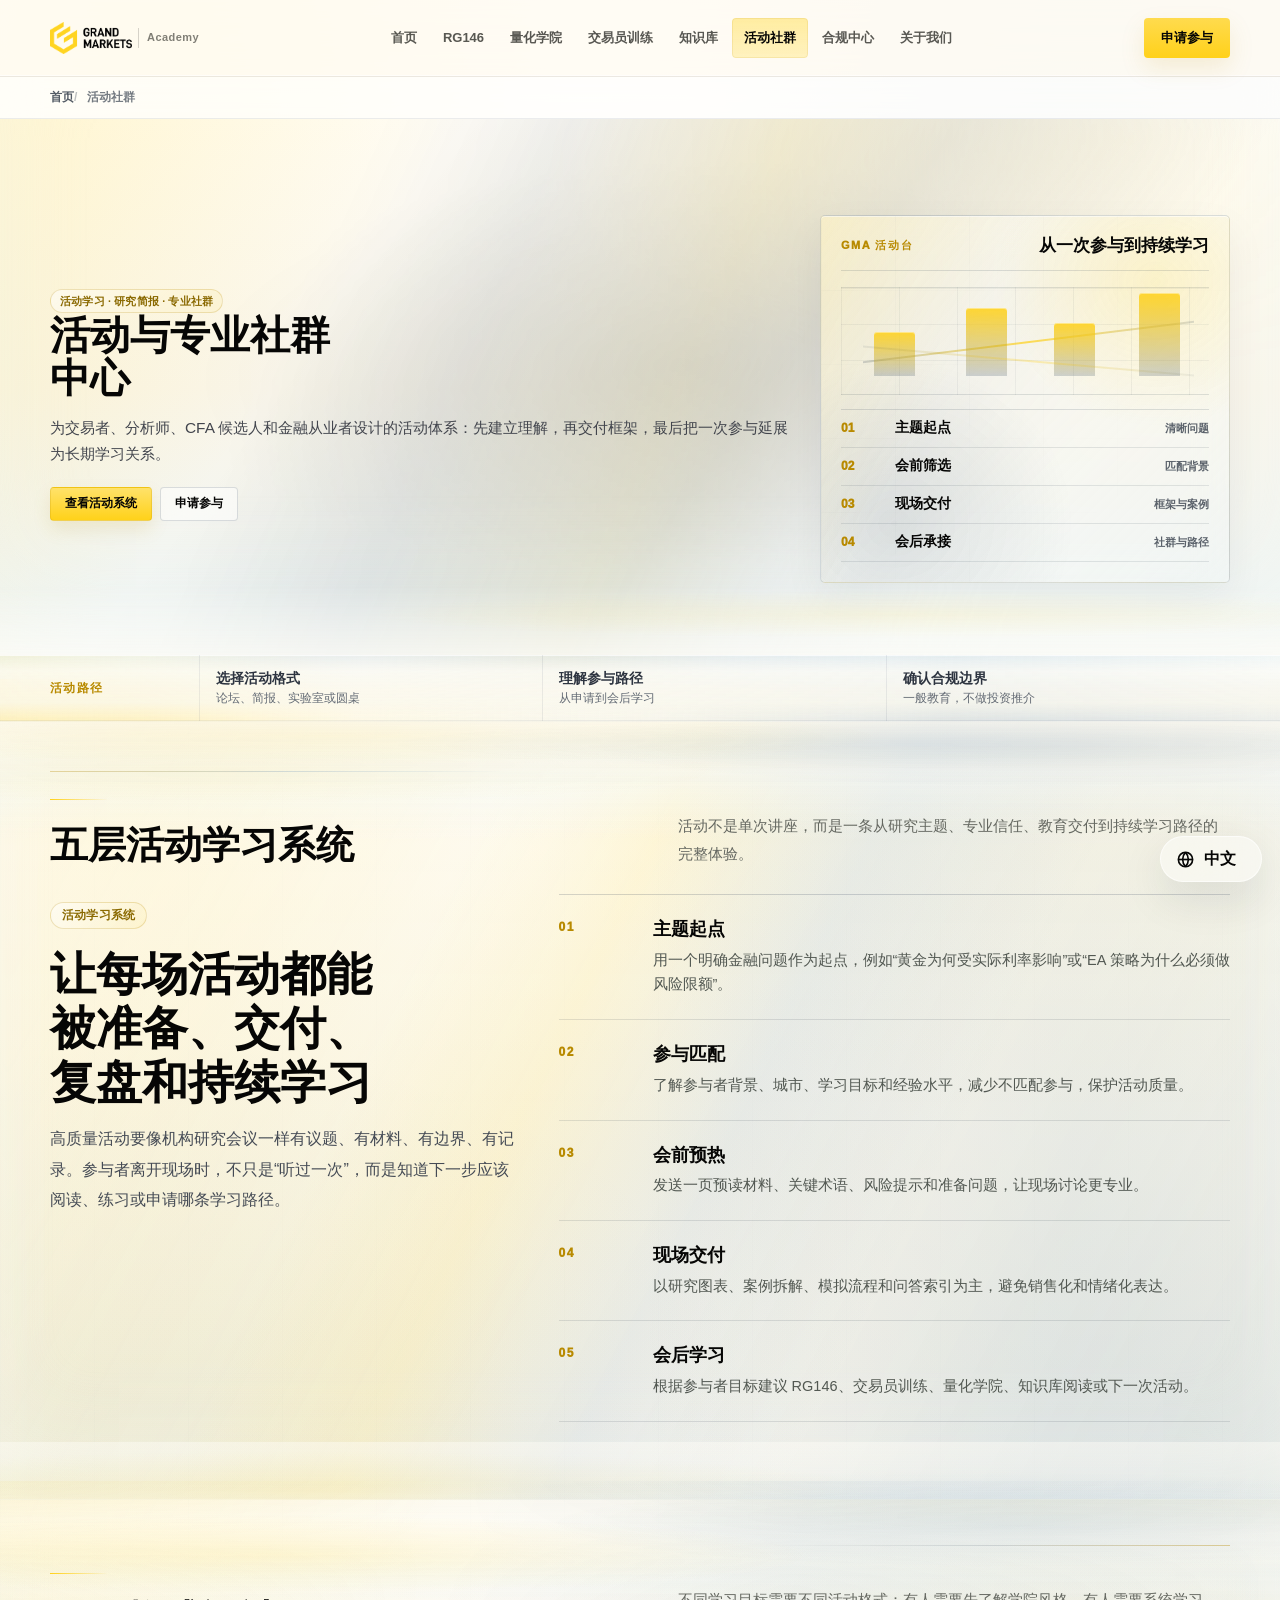
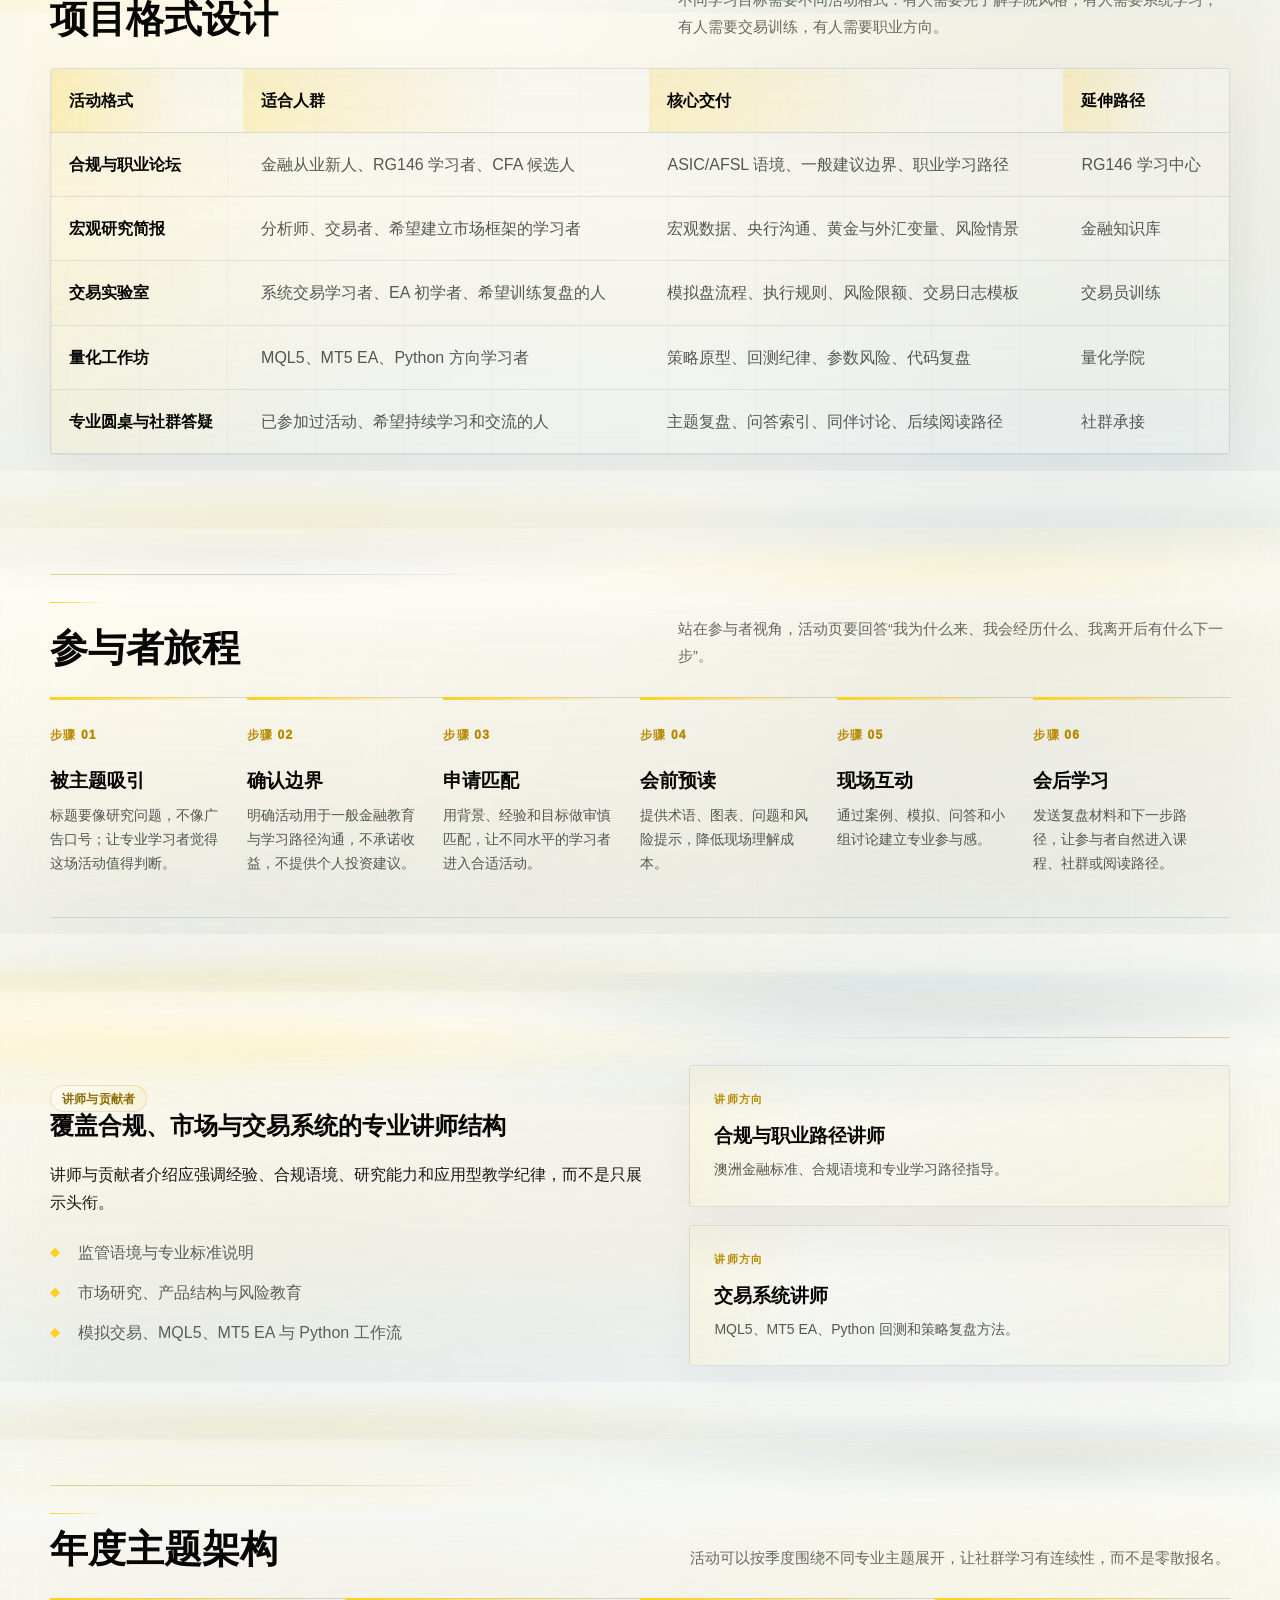
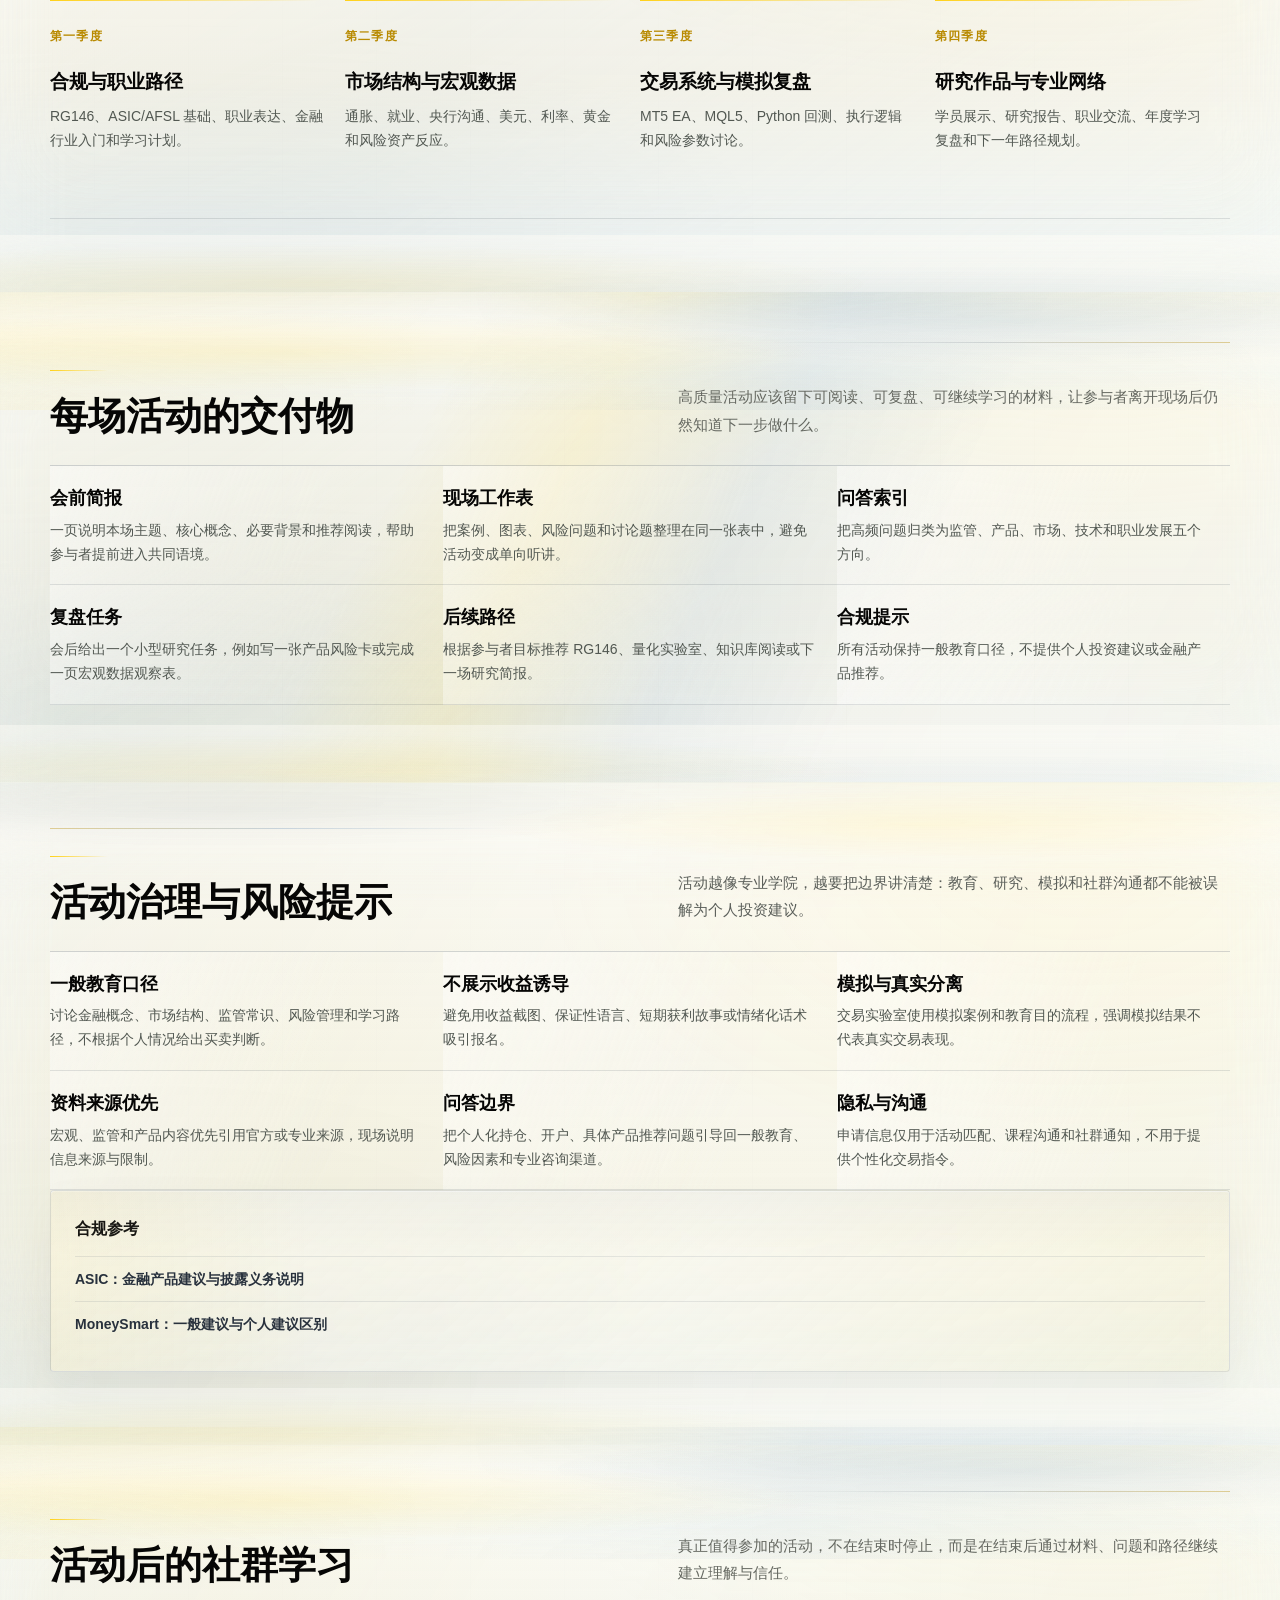
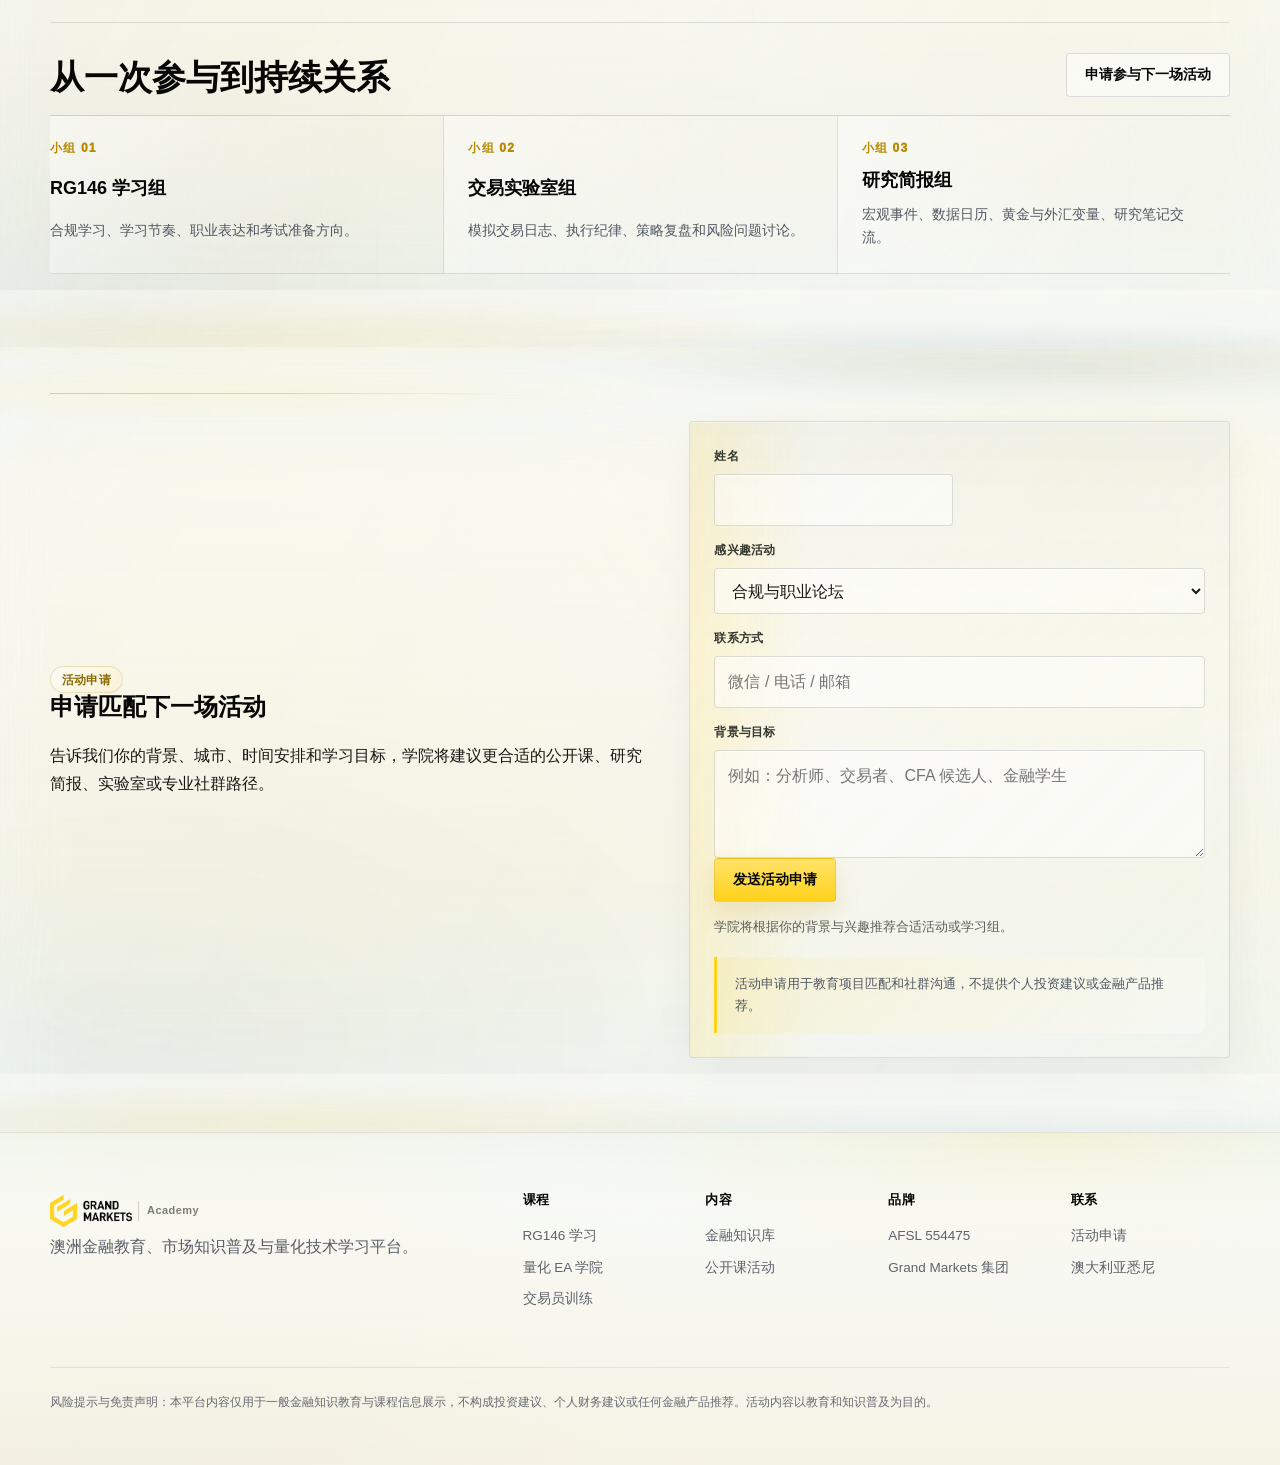
<file: events.html>
<!doctype html>
<html lang="zh-CN">
<head>
  <meta charset="utf-8">
  <meta name="viewport" content="width=device-width, initial-scale=1">
  <title>活动与专业社群中心 | 金融公开课、研究简报与工作坊</title>
  <meta name="description" content="查看 Grand Markets Academy 公开课、线下活动、金融研究简报、量化工作坊、交易实验室和专业社群活动。">
  <meta name="keywords" content="金融公开课, 量化工作坊, 交易实验室, 金融社群, RG146 活动, 市场研究简报">
  <meta name="robots" content="index,follow,max-snippet:-1,max-image-preview:large,max-video-preview:-1">
  <meta name="author" content="Grand Markets Academy">
  <meta name="theme-color" content="#f6c517">
  <link rel="preload" as="image" href="assets/gm-logo-full.png">
  <link rel="canonical" href="https://www.grandmarkets.com/academy/events.html?lang=zh">
  <link rel="alternate" hreflang="zh-CN" href="https://www.grandmarkets.com/academy/events.html?lang=zh">
  <link rel="alternate" hreflang="en" href="https://www.grandmarkets.com/academy/events.html?lang=en">
  <link rel="alternate" hreflang="x-default" href="https://www.grandmarkets.com/academy/events.html?lang=en">
  <meta property="og:site_name" content="Grand Markets Academy">
  <meta property="og:type" content="website">
  <meta property="og:title" content="活动与专业社群中心 | 金融公开课、研究简报与工作坊">
  <meta property="og:description" content="查看 Grand Markets Academy 公开课、线下活动、金融研究简报、量化工作坊、交易实验室和专业社群活动。">
  <meta property="og:url" content="https://www.grandmarkets.com/academy/events.html?lang=zh">
  <meta property="og:image" content="https://www.grandmarkets.com/academy/assets/gm-logo-full.png">
  <meta property="og:locale" content="zh_CN">
  <meta name="twitter:card" content="summary_large_image">
  <meta name="twitter:title" content="活动与专业社群中心 | 金融公开课、研究简报与工作坊">
  <meta name="twitter:description" content="查看 Grand Markets Academy 公开课、线下活动、金融研究简报、量化工作坊、交易实验室和专业社群活动。">
  <meta name="twitter:image" content="https://www.grandmarkets.com/academy/assets/gm-logo-full.png">
  <script type="application/ld+json" data-seo-json>{"@context":"https://schema.org","@graph":[{"@type":"EducationalOrganization","@id":"https://www.grandmarkets.com/academy/#organization","name":"Grand Markets Academy","url":"https://www.grandmarkets.com/academy/","logo":"https://www.grandmarkets.com/academy/assets/gm-logo-full.png","sameAs":["https://www.grandmarkets.com/"],"slogan":"Your Vision. Global Execution."},{"@type":"WebSite","@id":"https://www.grandmarkets.com/academy/#website","name":"Grand Markets Academy","url":"https://www.grandmarkets.com/academy/","publisher":{"@id":"https://www.grandmarkets.com/academy/#organization"},"inLanguage":"zh-CN"},{"@type":"WebPage","@id":"https://www.grandmarkets.com/academy/events.html?lang=zh#webpage","url":"https://www.grandmarkets.com/academy/events.html?lang=zh","name":"活动与专业社群中心 | 金融公开课、研究简报与工作坊","headline":"活动社群","description":"查看 Grand Markets Academy 公开课、线下活动、金融研究简报、量化工作坊、交易实验室和专业社群活动。","inLanguage":"zh-CN","isPartOf":{"@id":"https://www.grandmarkets.com/academy/#website"},"publisher":{"@id":"https://www.grandmarkets.com/academy/#organization"}},{"@type":"BreadcrumbList","@id":"https://www.grandmarkets.com/academy/events.html?lang=zh#breadcrumb","itemListElement":[{"@type":"ListItem","position":1,"name":"首页","item":"https://www.grandmarkets.com/academy/?lang=zh"},{"@type":"ListItem","position":2,"name":"活动社群","item":"https://www.grandmarkets.com/academy/events.html?lang=zh"}]}]}</script>
  <link rel="stylesheet" href="styles.css?v=20260602-mobilebar01">
</head>
<body>
  <a class="skip-link" href="#main-content"><span data-lang-panel="zh">跳转到主要内容</span><span data-lang-panel="en">Skip to main content</span></a>
  <header class="site-header">
    <nav class="nav" aria-label="主导航">
      <a class="brand" href="index.html"><img class="brand-logo-full" src="assets/gm-logo-full.png" alt="Grand Markets" width="900" height="342"><span class="brand-academy">Academy</span></a>
      <button class="menu-toggle" type="button" aria-label="打开导航" aria-expanded="false" data-menu-toggle>☰</button>
      <div class="nav-links" data-nav-links>
        <a href="index.html">首页</a><a href="rg146.html">RG146</a><a href="quant.html">量化学院</a><a href="traders.html">交易员训练</a><a href="knowledge.html">知识库</a><a href="events.html">活动社群</a><a href="compliance.html">合规中心</a><a href="about.html">About Us</a>
      </div>
      <a class="nav-cta" href="#contact">Request Access</a>
    </nav>
  </header>

  <main id="main-content">
    <section class="hero compact event-hero">
      <div class="hero-inner">
        <div class="hero-copy">
          <span class="eyebrow"><span data-lang-panel="zh">活动学习 · 研究简报 · 专业社群</span><span data-lang-panel="en">Event Learning · Research Briefings · Professional Community</span></span>
          <h1><span data-lang-panel="zh">活动与专业社群中心</span><span data-lang-panel="en">Events & Professional Community Centre</span></h1>
          <p><span data-lang-panel="zh">为交易者、分析师、CFA 候选人和金融从业者设计的活动体系：先建立理解，再交付框架，最后把一次参与延展为长期学习关系。</span><span data-lang-panel="en">A programme system for traders, analysts, CFA candidates and finance professionals: build understanding first, deliver frameworks live, then extend one session into long-term learning continuity.</span></p>
          <div class="hero-actions">
            <a class="button primary" href="#event-operating-system"><span data-lang-panel="zh">查看活动系统</span><span data-lang-panel="en">View Event System</span></a>
            <a class="button secondary" href="#contact"><span data-lang-panel="zh">申请参与</span><span data-lang-panel="en">Request Access</span></a>
          </div>
        </div>
        <div class="event-briefing-panel" aria-label="Event briefing overview">
          <div data-lang-panel="zh">
            <div class="event-briefing-head"><span>GMA 活动台</span><strong>从一次参与到持续学习</strong></div>
            <div class="event-briefing-chart" aria-hidden="true"><i></i><i></i><i></i><i></i></div>
            <div class="event-briefing-lines">
              <div><span>01</span><strong>主题起点</strong><em>清晰问题</em></div>
              <div><span>02</span><strong>会前筛选</strong><em>匹配背景</em></div>
              <div><span>03</span><strong>现场交付</strong><em>框架与案例</em></div>
              <div><span>04</span><strong>会后承接</strong><em>社群与路径</em></div>
            </div>
          </div>
          <div data-lang-panel="en">
            <div class="event-briefing-head"><span>GMA EVENT DESK</span><strong>From one session to continuous learning</strong></div>
            <div class="event-briefing-chart" aria-hidden="true"><i></i><i></i><i></i><i></i></div>
            <div class="event-briefing-lines">
              <div><span>01</span><strong>Topic Start</strong><em>Clear problem</em></div>
              <div><span>02</span><strong>Pre-Qualification</strong><em>Fit context</em></div>
              <div><span>03</span><strong>Live Delivery</strong><em>Frameworks and cases</em></div>
              <div><span>04</span><strong>Follow-Up</strong><em>Cohort and pathway</em></div>
            </div>
          </div>
        </div>
      </div>
    </section>

    <section class="journey-strip" aria-label="Events next steps">
      <div class="section-inner">
        <div class="journey-bar three">
          <span class="journey-label"><span data-lang-panel="zh">活动路径</span><span data-lang-panel="en">Event Pathway</span></span>
          <a href="#programme-formats"><strong><span data-lang-panel="zh">选择活动格式</span><span data-lang-panel="en">Choose A Format</span></strong><em><span data-lang-panel="zh">论坛、简报、实验室或圆桌</span><span data-lang-panel="en">Forum, briefing, lab or roundtable</span></em></a>
          <a href="#attendee-journey"><strong><span data-lang-panel="zh">理解参与路径</span><span data-lang-panel="en">Understand The Journey</span></strong><em><span data-lang-panel="zh">从申请到会后学习</span><span data-lang-panel="en">From request to post-session learning</span></em></a>
          <a href="#event-governance"><strong><span data-lang-panel="zh">确认合规边界</span><span data-lang-panel="en">Check Governance</span></strong><em><span data-lang-panel="zh">一般教育，不做投资推介</span><span data-lang-panel="en">General education, not promotion</span></em></a>
        </div>
      </div>
    </section>

    <section id="event-operating-system" class="depth-section alt">
      <div class="section-inner">
        <div data-lang-panel="zh">
          <div class="section-head">
            <h2>五层活动学习系统</h2>
            <p>活动不是单次讲座，而是一条从研究主题、专业信任、教育交付到持续学习路径的完整体验。</p>
          </div>
          <div class="depth-layout">
            <div class="depth-copy">
              <span class="eyebrow">活动学习系统</span>
              <h3>让每场活动都能被准备、交付、复盘和持续学习</h3>
              <p>高质量活动要像机构研究会议一样有议题、有材料、有边界、有记录。参与者离开现场时，不只是“听过一次”，而是知道下一步应该阅读、练习或申请哪条学习路径。</p>
            </div>
            <div class="depth-rows">
              <div class="depth-row"><span>01</span><strong>主题起点</strong><p>用一个明确金融问题作为起点，例如“黄金为何受实际利率影响”或“EA 策略为什么必须做风险限额”。</p></div>
              <div class="depth-row"><span>02</span><strong>参与匹配</strong><p>了解参与者背景、城市、学习目标和经验水平，减少不匹配参与，保护活动质量。</p></div>
              <div class="depth-row"><span>03</span><strong>会前预热</strong><p>发送一页预读材料、关键术语、风险提示和准备问题，让现场讨论更专业。</p></div>
              <div class="depth-row"><span>04</span><strong>现场交付</strong><p>以研究图表、案例拆解、模拟流程和问答索引为主，避免销售化和情绪化表达。</p></div>
              <div class="depth-row"><span>05</span><strong>会后学习</strong><p>根据参与者目标建议 RG146、交易员训练、量化学院、知识库阅读或下一次活动。</p></div>
            </div>
          </div>
        </div>
        <div data-lang-panel="en">
          <div class="section-head">
            <h2>Five-Layer Event Operating System</h2>
            <p>An event is not a single talk. It is a chain from attention and trust to education delivery and long-term community continuity.</p>
          </div>
          <div class="depth-layout">
            <div class="depth-copy">
              <span class="eyebrow">Event Operating System</span>
              <h3>Prepare, deliver, review and follow up every programme</h3>
              <p>High-quality events feel like institutional research meetings: clear agenda, reading material, communication boundaries and documented outputs. Participants leave knowing what to read, practise or apply for next.</p>
            </div>
            <div class="depth-rows">
              <div class="depth-row"><span>01</span><strong>Research Question</strong><p>Use one precise finance question as the starting point, such as why gold reacts to real rates or why an EA strategy needs risk limits.</p></div>
              <div class="depth-row"><span>02</span><strong>Registration Fit</strong><p>Understand background, city, learning objective and experience level to reduce mismatched attendance and protect session quality.</p></div>
              <div class="depth-row"><span>03</span><strong>Pre-Session Preparation</strong><p>Send a one-page briefing, key terminology, risk notes and preparation questions before the session.</p></div>
              <div class="depth-row"><span>04</span><strong>Session Delivery</strong><p>Lead with research charts, case breakdowns, simulation flows and Q&A indexing, avoiding promotional or emotionally charged language.</p></div>
              <div class="depth-row"><span>05</span><strong>Continuation Plan</strong><p>Suggest RG146, trader training, Quant Academy, library reading or the next event based on participant objectives.</p></div>
            </div>
          </div>
        </div>
      </div>
    </section>

    <section id="programme-formats">
      <div class="section-inner">
        <div data-lang-panel="zh">
          <div class="section-head">
            <h2>项目格式设计</h2>
            <p>不同学习目标需要不同活动格式：有人需要先了解学院风格，有人需要系统学习，有人需要交易训练，有人需要职业方向。</p>
          </div>
          <div class="table-wrap">
            <table>
              <thead><tr><th>活动格式</th><th>适合人群</th><th>核心交付</th><th>延伸路径</th></tr></thead>
              <tbody>
                <tr><td>合规与职业论坛</td><td>金融从业新人、RG146 学习者、CFA 候选人</td><td>ASIC/AFSL 语境、一般建议边界、职业学习路径</td><td><a href="rg146.html">RG146 学习中心</a></td></tr>
                <tr><td>宏观研究简报</td><td>分析师、交易者、希望建立市场框架的学习者</td><td>宏观数据、央行沟通、黄金与外汇变量、风险情景</td><td><a href="knowledge.html">金融知识库</a></td></tr>
                <tr><td>交易实验室</td><td>系统交易学习者、EA 初学者、希望训练复盘的人</td><td>模拟盘流程、执行规则、风险限额、交易日志模板</td><td><a href="traders.html">交易员训练</a></td></tr>
                <tr><td>量化工作坊</td><td>MQL5、MT5 EA、Python 方向学习者</td><td>策略原型、回测纪律、参数风险、代码复盘</td><td><a href="quant.html">量化学院</a></td></tr>
                <tr><td>专业圆桌与社群答疑</td><td>已参加过活动、希望持续学习和交流的人</td><td>主题复盘、问答索引、同伴讨论、后续阅读路径</td><td><a href="#community-continuity">社群承接</a></td></tr>
              </tbody>
            </table>
          </div>
        </div>
        <div data-lang-panel="en">
          <div class="section-head">
            <h2>Programme Format Design</h2>
            <p>Different learning objectives need different formats: some need to understand the Academy style, some need structured learning, some need trading practice and some need career direction.</p>
          </div>
          <div class="table-wrap">
            <table>
              <thead><tr><th>Format</th><th>Audience</th><th>Core Deliverable</th><th>Extended Path</th></tr></thead>
              <tbody>
                <tr><td>Compliance and Career Forum</td><td>Finance entrants, RG146 learners and CFA candidates</td><td>ASIC/AFSL context, general advice boundaries and professional study pathway</td><td><a href="rg146.html">RG146 Learning Centre</a></td></tr>
                <tr><td>Macro Research Briefing</td><td>Analysts, traders and learners building market frameworks</td><td>Macro data, central-bank communication, gold and FX variables, risk scenarios</td><td><a href="knowledge.html">Market Knowledge Library</a></td></tr>
                <tr><td>Trading Lab</td><td>Systematic trading learners, EA beginners and review-focused participants</td><td>Simulation workflow, execution rules, risk limits and trading journal template</td><td><a href="traders.html">Trader Training</a></td></tr>
                <tr><td>Quant Workshop</td><td>MQL5, MT5 EA and Python learners</td><td>Strategy prototypes, backtesting discipline, parameter risk and code review</td><td><a href="quant.html">Quant Academy</a></td></tr>
                <tr><td>Professional Roundtable and Community Office Hour</td><td>Past participants seeking continued learning and exchange</td><td>Topic review, Q&A index, peer discussion and follow-up reading pathway</td><td><a href="#community-continuity">Community Continuity</a></td></tr>
              </tbody>
            </table>
          </div>
        </div>
      </div>
    </section>

    <section id="attendee-journey" class="section-muted">
      <div class="section-inner">
        <div data-lang-panel="zh">
          <div class="section-head">
            <h2>参与者旅程</h2>
            <p>站在参与者视角，活动页要回答“我为什么来、我会经历什么、我离开后有什么下一步”。</p>
          </div>
          <div class="process-rail">
            <div><span>步骤 01</span><strong>被主题吸引</strong><p>标题要像研究问题，不像广告口号；让专业学习者觉得这场活动值得判断。</p></div>
            <div><span>步骤 02</span><strong>确认边界</strong><p>明确活动用于一般金融教育与学习路径沟通，不承诺收益，不提供个人投资建议。</p></div>
            <div><span>步骤 03</span><strong>申请匹配</strong><p>用背景、经验和目标做审慎匹配，让不同水平的学习者进入合适活动。</p></div>
            <div><span>步骤 04</span><strong>会前预读</strong><p>提供术语、图表、问题和风险提示，降低现场理解成本。</p></div>
            <div><span>步骤 05</span><strong>现场互动</strong><p>通过案例、模拟、问答和小组讨论建立专业参与感。</p></div>
            <div><span>步骤 06</span><strong>会后学习</strong><p>发送复盘材料和下一步路径，让参与者自然进入课程、社群或阅读路径。</p></div>
          </div>
        </div>
        <div data-lang-panel="en">
          <div class="section-head">
            <h2>Attendee Journey</h2>
            <p>From the participant's perspective, the programme answers why to attend, what will happen and what comes next after leaving.</p>
          </div>
          <div class="process-rail">
            <div><span>STEP 01</span><strong>Topic Attraction</strong><p>The title is framed as a research question, not a promotional slogan, so professional learners can judge its relevance.</p></div>
            <div><span>STEP 02</span><strong>Boundary Check</strong><p>Clarify that the session is for general financial education and learning-path communication, without return promises or personal advice.</p></div>
            <div><span>STEP 03</span><strong>Fit Request</strong><p>Use background, experience and objectives to match learners with suitable sessions.</p></div>
            <div><span>STEP 04</span><strong>Preparation Brief</strong><p>Provide terminology, charts, questions and risk notes to reduce live-session friction.</p></div>
            <div><span>STEP 05</span><strong>Live Interaction</strong><p>Build professional participation through cases, simulation, Q&A and group discussion.</p></div>
            <div><span>STEP 06</span><strong>Post-Session Continuity</strong><p>Send review material and next pathways so participants can naturally continue into courses, community or reading paths.</p></div>
          </div>
        </div>
      </div>
    </section>

    <section id="faculty-contributors">
      <div class="section-inner split">
        <div data-lang-panel="zh">
          <span class="eyebrow">讲师与贡献者</span>
          <h2>覆盖合规、市场与交易系统的专业讲师结构</h2>
          <p>讲师与贡献者介绍应强调经验、合规语境、研究能力和应用型教学纪律，而不是只展示头衔。</p>
          <ul class="check-list">
            <li>监管语境与专业标准说明</li>
            <li>市场研究、产品结构与风险教育</li>
            <li>模拟交易、MQL5、MT5 EA 与 Python 工作流</li>
          </ul>
        </div>
        <div data-lang-panel="en">
          <span class="eyebrow">Faculty & Contributors</span>
          <h2>Professional instruction across compliance, markets and trading systems</h2>
          <p>Contributor profiles should emphasise experience, regulatory context, research capability and applied teaching discipline, not titles alone.</p>
          <ul class="check-list">
            <li>Regulatory context and professional standards</li>
            <li>Market research, product structure and risk education</li>
            <li>Trading simulation, MQL5, MT5 EA and Python workflows</li>
          </ul>
        </div>
        <div class="grid">
          <a class="article-card" href="topic.html?article=asic-compliance"><span class="kicker"><span data-lang-panel="zh">讲师方向</span><span data-lang-panel="en">Instructor</span></span><h3><span data-lang-panel="zh">合规与职业路径讲师</span><span data-lang-panel="en">Compliance Faculty</span></h3><p><span data-lang-panel="zh">澳洲金融标准、合规语境和专业学习路径指导。</span><span data-lang-panel="en">Australian finance standards, compliance context and professional pathway guidance.</span></p></a>
          <a class="article-card" href="topic.html?article=mt4-mt5"><span class="kicker"><span data-lang-panel="zh">讲师方向</span><span data-lang-panel="en">Instructor</span></span><h3><span data-lang-panel="zh">交易系统讲师</span><span data-lang-panel="en">Trading Systems Faculty</span></h3><p><span data-lang-panel="zh">MQL5、MT5 EA、Python 回测和策略复盘方法。</span><span data-lang-panel="en">MQL5, MT5 EA, Python backtesting and strategy review methodology.</span></p></a>
        </div>
      </div>
    </section>

    <section id="annual-programme">
      <div class="section-inner">
        <div data-lang-panel="zh">
          <div class="section-head">
            <h2>年度主题架构</h2>
            <p>活动可以按季度围绕不同专业主题展开，让社群学习有连续性，而不是零散报名。</p>
          </div>
          <div class="process-rail">
            <div><span>第一季度</span><strong>合规与职业路径</strong><p>RG146、ASIC/AFSL 基础、职业表达、金融行业入门和学习计划。</p></div>
            <div><span>第二季度</span><strong>市场结构与宏观数据</strong><p>通胀、就业、央行沟通、美元、利率、黄金和风险资产反应。</p></div>
            <div><span>第三季度</span><strong>交易系统与模拟复盘</strong><p>MT5 EA、MQL5、Python 回测、执行逻辑和风险参数讨论。</p></div>
            <div><span>第四季度</span><strong>研究作品与专业网络</strong><p>学员展示、研究报告、职业交流、年度学习复盘和下一年路径规划。</p></div>
          </div>
        </div>
        <div data-lang-panel="en">
          <div class="section-head">
            <h2>Annual Theme Architecture</h2>
            <p>Programmes can rotate by quarter so community learning has continuity rather than isolated registration moments.</p>
          </div>
          <div class="process-rail">
            <div><span>Q1</span><strong>Compliance and Career Pathways</strong><p>RG146, ASIC/AFSL foundations, professional language, finance entry and study planning.</p></div>
            <div><span>Q2</span><strong>Market Structure and Macro Data</strong><p>Inflation, employment, central-bank communication, the dollar, rates, gold and risk-asset reactions.</p></div>
            <div><span>Q3</span><strong>Trading Systems and Simulation Review</strong><p>MT5 EA, MQL5, Python backtesting, execution logic and risk-parameter discussion.</p></div>
            <div><span>Q4</span><strong>Research Output and Professional Network</strong><p>Learner showcases, research notes, professional exchange, annual review and next-year pathway planning.</p></div>
          </div>
        </div>
      </div>
    </section>

    <section id="session-deliverables" class="depth-section">
      <div class="section-inner">
        <div data-lang-panel="zh">
          <div class="section-head">
            <h2>每场活动的交付物</h2>
            <p>高质量活动应该留下可阅读、可复盘、可继续学习的材料，让参与者离开现场后仍然知道下一步做什么。</p>
          </div>
          <div class="glossary-strip risk-strip">
            <div><strong>会前简报</strong><span>一页说明本场主题、核心概念、必要背景和推荐阅读，帮助参与者提前进入共同语境。</span></div>
            <div><strong>现场工作表</strong><span>把案例、图表、风险问题和讨论题整理在同一张表中，避免活动变成单向听讲。</span></div>
            <div><strong>问答索引</strong><span>把高频问题归类为监管、产品、市场、技术和职业发展五个方向。</span></div>
            <div><strong>复盘任务</strong><span>会后给出一个小型研究任务，例如写一张产品风险卡或完成一页宏观数据观察表。</span></div>
            <div><strong>后续路径</strong><span>根据参与者目标推荐 RG146、量化实验室、知识库阅读或下一场研究简报。</span></div>
            <div><strong>合规提示</strong><span>所有活动保持一般教育口径，不提供个人投资建议或金融产品推荐。</span></div>
          </div>
        </div>
        <div data-lang-panel="en">
          <div class="section-head">
            <h2>Deliverables for Every Session</h2>
            <p>High-quality events should leave materials that can be read, reviewed and continued after the session.</p>
          </div>
          <div class="glossary-strip risk-strip">
            <div><strong>Pre-Session Brief</strong><span>A one-page note covering topic, key concepts, required background and recommended reading.</span></div>
            <div><strong>Live Worksheet</strong><span>Cases, charts, risk questions and discussion prompts are organised into one working document.</span></div>
            <div><strong>Q&A Index</strong><span>Frequent questions are grouped into regulation, products, markets, technology and career development.</span></div>
            <div><strong>Review Task</strong><span>A small post-session assignment, such as a product risk card or macro observation sheet.</span></div>
            <div><strong>Next Pathway</strong><span>Participants are directed to RG146, the Quant Lab, library reading or the next research briefing.</span></div>
            <div><strong>Compliance Note</strong><span>All sessions remain general education and do not provide personal investment advice or product recommendations.</span></div>
          </div>
        </div>
      </div>
    </section>

    <section id="event-governance" class="section-dark">
      <div class="section-inner">
        <div data-lang-panel="zh">
          <div class="section-head">
            <h2>活动治理与风险提示</h2>
            <p>活动越像专业学院，越要把边界讲清楚：教育、研究、模拟和社群沟通都不能被误解为个人投资建议。</p>
          </div>
          <div class="glossary-strip risk-strip">
            <div><strong>一般教育口径</strong><span>讨论金融概念、市场结构、监管常识、风险管理和学习路径，不根据个人情况给出买卖判断。</span></div>
            <div><strong>不展示收益诱导</strong><span>避免用收益截图、保证性语言、短期获利故事或情绪化话术吸引报名。</span></div>
            <div><strong>模拟与真实分离</strong><span>交易实验室使用模拟案例和教育目的流程，强调模拟结果不代表真实交易表现。</span></div>
            <div><strong>资料来源优先</strong><span>宏观、监管和产品内容优先引用官方或专业来源，现场说明信息来源与限制。</span></div>
            <div><strong>问答边界</strong><span>把个人化持仓、开户、具体产品推荐问题引导回一般教育、风险因素和专业咨询渠道。</span></div>
            <div><strong>隐私与沟通</strong><span>申请信息仅用于活动匹配、课程沟通和社群通知，不用于提供个性化交易指令。</span></div>
          </div>
          <div class="source-list">
            <strong>合规参考</strong>
            <a href="https://www.asic.gov.au/regulatory-resources/financial-services/giving-financial-product-advice/financial-services-guide/">ASIC：金融产品建议与披露义务说明</a>
            <a href="https://moneysmart.gov.au/financial-advice/general-and-personal-financial-advice">MoneySmart：一般建议与个人建议区别</a>
          </div>
        </div>
        <div data-lang-panel="en">
          <div class="section-head">
            <h2>Event Governance and Risk Notes</h2>
            <p>A professional academy keeps boundaries clear: education, research, simulation and community communication are not personal investment advice.</p>
          </div>
          <div class="glossary-strip risk-strip">
            <div><strong>General Education Framing</strong><span>Discuss financial concepts, market structure, regulatory context, risk management and learning pathways without making client-specific trading judgments.</span></div>
            <div><strong>No Return-Led Promotion</strong><span>Avoid return screenshots, guaranteed language, short-term profit stories or emotional persuasion to attract registration.</span></div>
            <div><strong>Simulation Separation</strong><span>Trading labs use simulated cases and education workflows, with clear notes that simulated results do not represent live trading outcomes.</span></div>
            <div><strong>Source-First Material</strong><span>Macro, regulation and product content should prioritise official or professional sources, with source limits stated live.</span></div>
            <div><strong>Q&A Boundary</strong><span>Personal holdings, account-opening and specific product questions are redirected to general education, risk factors and appropriate advice channels.</span></div>
            <div><strong>Privacy and Communication</strong><span>Request information is used for event matching, course communication and community notices, not personalised trading instructions.</span></div>
          </div>
          <div class="source-list">
            <strong>Governance References</strong>
            <a href="https://www.asic.gov.au/regulatory-resources/financial-services/giving-financial-product-advice/financial-services-guide/">ASIC: Giving financial product advice</a>
            <a href="https://moneysmart.gov.au/financial-advice/general-and-personal-financial-advice">MoneySmart: General and personal financial advice</a>
          </div>
        </div>
      </div>
    </section>

    <section id="community-continuity" class="section-muted">
      <div class="section-inner">
        <div data-lang-panel="zh">
          <div class="section-head">
            <h2>活动后的社群学习</h2>
            <p>真正值得参加的活动，不在结束时停止，而是在结束后通过材料、问题和路径继续建立理解与信任。</p>
          </div>
          <div class="related-flow">
            <div class="related-flow-head">
              <h2>从一次参与到持续关系</h2>
              <a class="button secondary" href="#contact">申请参与下一场活动</a>
            </div>
            <div class="related-flow-grid">
              <a class="related-flow-link" href="topic.html?article=rg146-overview"><span>小组 01</span><strong>RG146 学习组</strong><p>合规学习、学习节奏、职业表达和考试准备方向。</p></a>
              <a class="related-flow-link" href="topic.html?article=moving-average-ea"><span>小组 02</span><strong>交易实验室组</strong><p>模拟交易日志、执行纪律、策略复盘和风险问题讨论。</p></a>
              <a class="related-flow-link" href="topic.html?article=macro-framework"><span>小组 03</span><strong>研究简报组</strong><p>宏观事件、数据日历、黄金与外汇变量、研究笔记交流。</p></a>
            </div>
          </div>
        </div>
        <div data-lang-panel="en">
          <div class="section-head">
            <h2>Post-Event Learning Continuity</h2>
            <p>Valuable events do not stop at the closing slide. They continue through materials, questions and pathway guidance.</p>
          </div>
          <div class="related-flow">
            <div class="related-flow-head">
              <h2>From one session to an ongoing relationship</h2>
              <a class="button secondary" href="#contact">Request Next Session Access</a>
            </div>
            <div class="related-flow-grid">
              <a class="related-flow-link" href="topic.html?article=rg146-overview"><span>COHORT 01</span><strong>RG146 Study Cohort</strong><p>Compliance learning, study rhythm, professional language and exam preparation direction.</p></a>
              <a class="related-flow-link" href="topic.html?article=moving-average-ea"><span>COHORT 02</span><strong>Trading Lab Cohort</strong><p>Simulation journals, execution discipline, strategy review and risk-question discussion.</p></a>
              <a class="related-flow-link" href="topic.html?article=macro-framework"><span>COHORT 03</span><strong>Research Briefing Group</strong><p>Macro events, data calendars, gold and FX variables, and research-note exchange.</p></a>
            </div>
          </div>
        </div>
      </div>
    </section>

    <section id="contact">
      <div class="section-inner split">
        <div>
          <span class="eyebrow"><span data-lang-panel="zh">活动申请</span><span data-lang-panel="en">Access Request</span></span>
          <h2><span data-lang-panel="zh">申请匹配下一场活动</span><span data-lang-panel="en">Request access to an upcoming programme</span></h2>
          <p><span data-lang-panel="zh">告诉我们你的背景、城市、时间安排和学习目标，学院将建议更合适的公开课、研究简报、实验室或专业社群路径。</span><span data-lang-panel="en">Share your background, city, schedule and learning objective so the Academy can suggest a suitable open session, research briefing, lab or professional cohort.</span></p>
        </div>
        <form class="contact-panel" data-demo-form>
          <div class="form-grid">
            <div class="field"><label for="name"><span data-lang-panel="zh">姓名</span><span data-lang-panel="en">Name</span></label><input id="name" required></div>
            <div class="field full"><label for="interest"><span data-lang-panel="zh">感兴趣活动</span><span data-lang-panel="en">Programme interest</span></label><select id="interest"><option>合规与职业论坛</option><option>宏观研究简报</option><option>交易实验室</option><option>量化工作坊</option><option>专业圆桌与社群答疑</option></select></div>
            <div class="field full"><label for="contact-method"><span data-lang-panel="zh">联系方式</span><span data-lang-panel="en">Contact</span></label><input id="contact-method" placeholder="微信 / 电话 / 邮箱" required></div>
            <div class="field full"><label for="message"><span data-lang-panel="zh">背景与目标</span><span data-lang-panel="en">Professional background</span></label><textarea id="message" placeholder="例如：分析师、交易者、CFA 候选人、金融学生"></textarea></div>
          </div>
          <button class="button primary" type="submit"><span data-lang-panel="zh">发送活动申请</span><span data-lang-panel="en">Send Event Request</span></button>
          <p class="form-note" data-form-note><span data-lang-panel="zh">学院将根据你的背景与兴趣推荐合适活动或学习组。</span><span data-lang-panel="en">The Academy will suggest suitable sessions or cohorts based on your background and interest.</span></p>
          <div class="contact-assurance">
            <div data-lang-panel="zh"><strong>活动边界</strong>活动申请用于教育项目匹配和社群沟通，不提供个人投资建议或金融产品推荐。</div>
            <div data-lang-panel="en"><strong>Programme boundary</strong>Event access requests are used for education-programme matching and community communication, not personal investment advice or product recommendation.</div>
          </div>
        </form>
      </div>
    </section>
  </main>

  <footer class="site-footer">
    <div class="footer-inner">
      <div><a class="brand" href="index.html"><img class="brand-logo-full" src="assets/gm-logo-full.png" alt="Grand Markets" width="900" height="342"><span class="brand-academy">Academy</span></a><p>澳洲金融教育、市场知识普及与量化技术学习平台。</p></div>
      <div class="footer-links">
        <div><strong>课程</strong><a href="rg146.html">RG146 学习</a><a href="quant.html">量化 EA 学院</a><a href="traders.html">交易员训练</a></div>
        <div><strong>内容</strong><a href="knowledge.html">金融知识库</a><a href="events.html">公开课活动</a></div>
        <div><strong>品牌</strong><span>AFSL 554475</span><span>Grand Markets Group</span></div>
        <div><strong>联系</strong><a href="#contact">活动申请</a><span>Sydney, Australia</span></div>
      </div>
      <p class="risk">风险提示与免责声明：本平台内容仅用于一般金融知识教育与课程信息展示，不构成投资建议、个人财务建议或任何金融产品推荐。活动内容以教育和知识普及为目的。</p>
    </div>
  </footer>
  <script src="script.js?v=20260602-mobilebar01"></script>
</body>
</html>
</file>
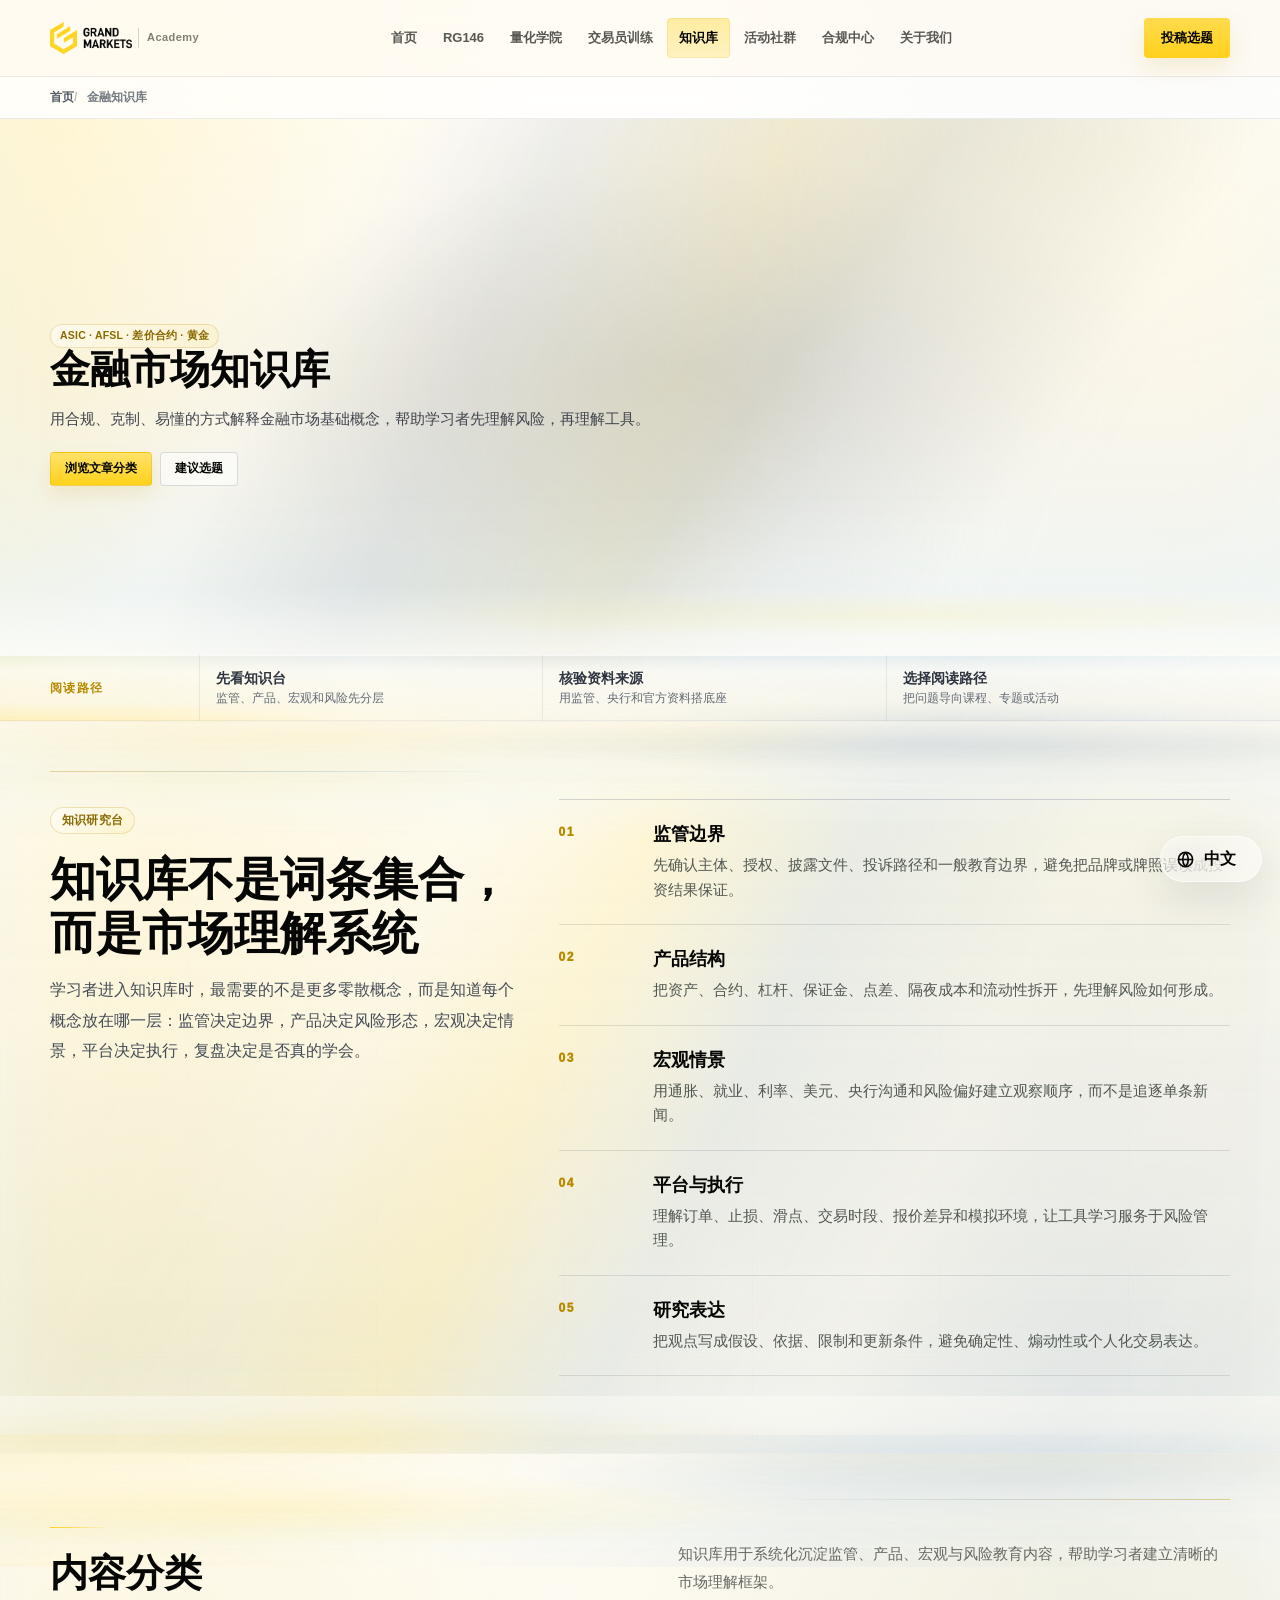
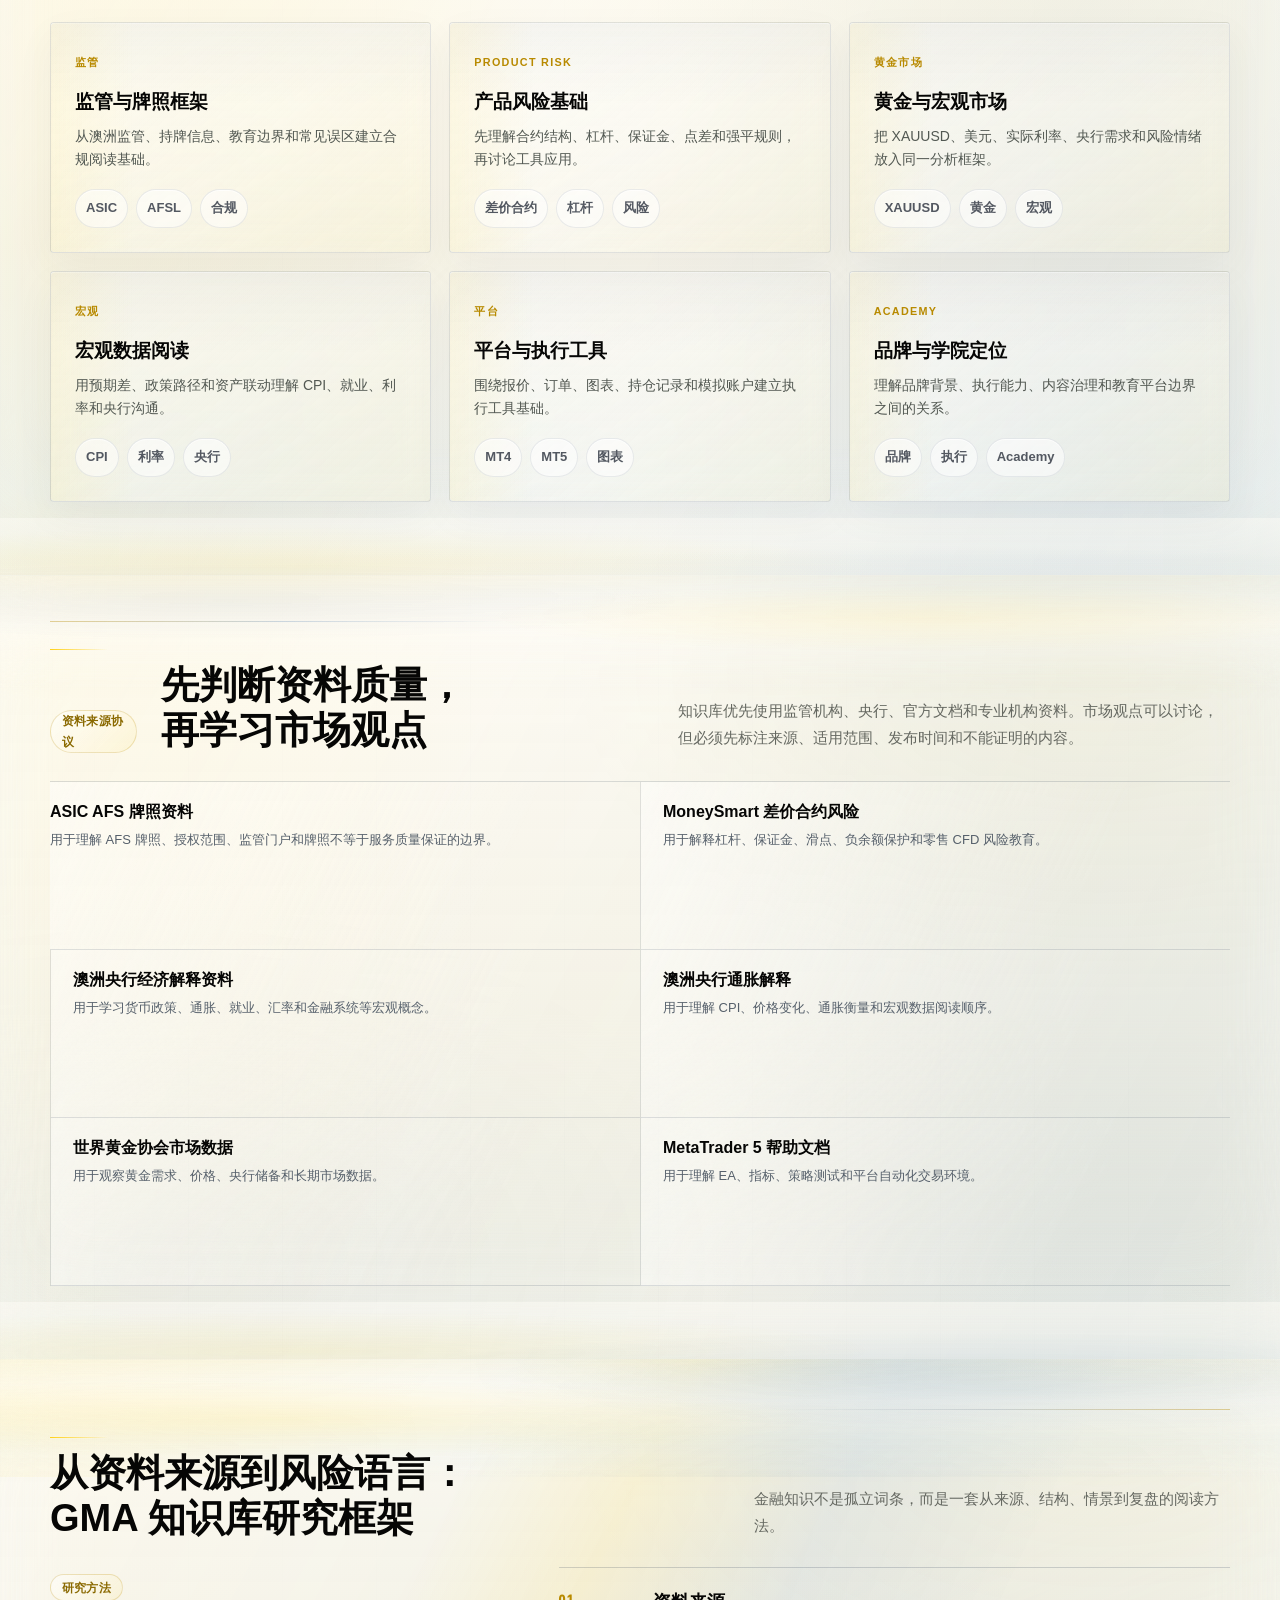
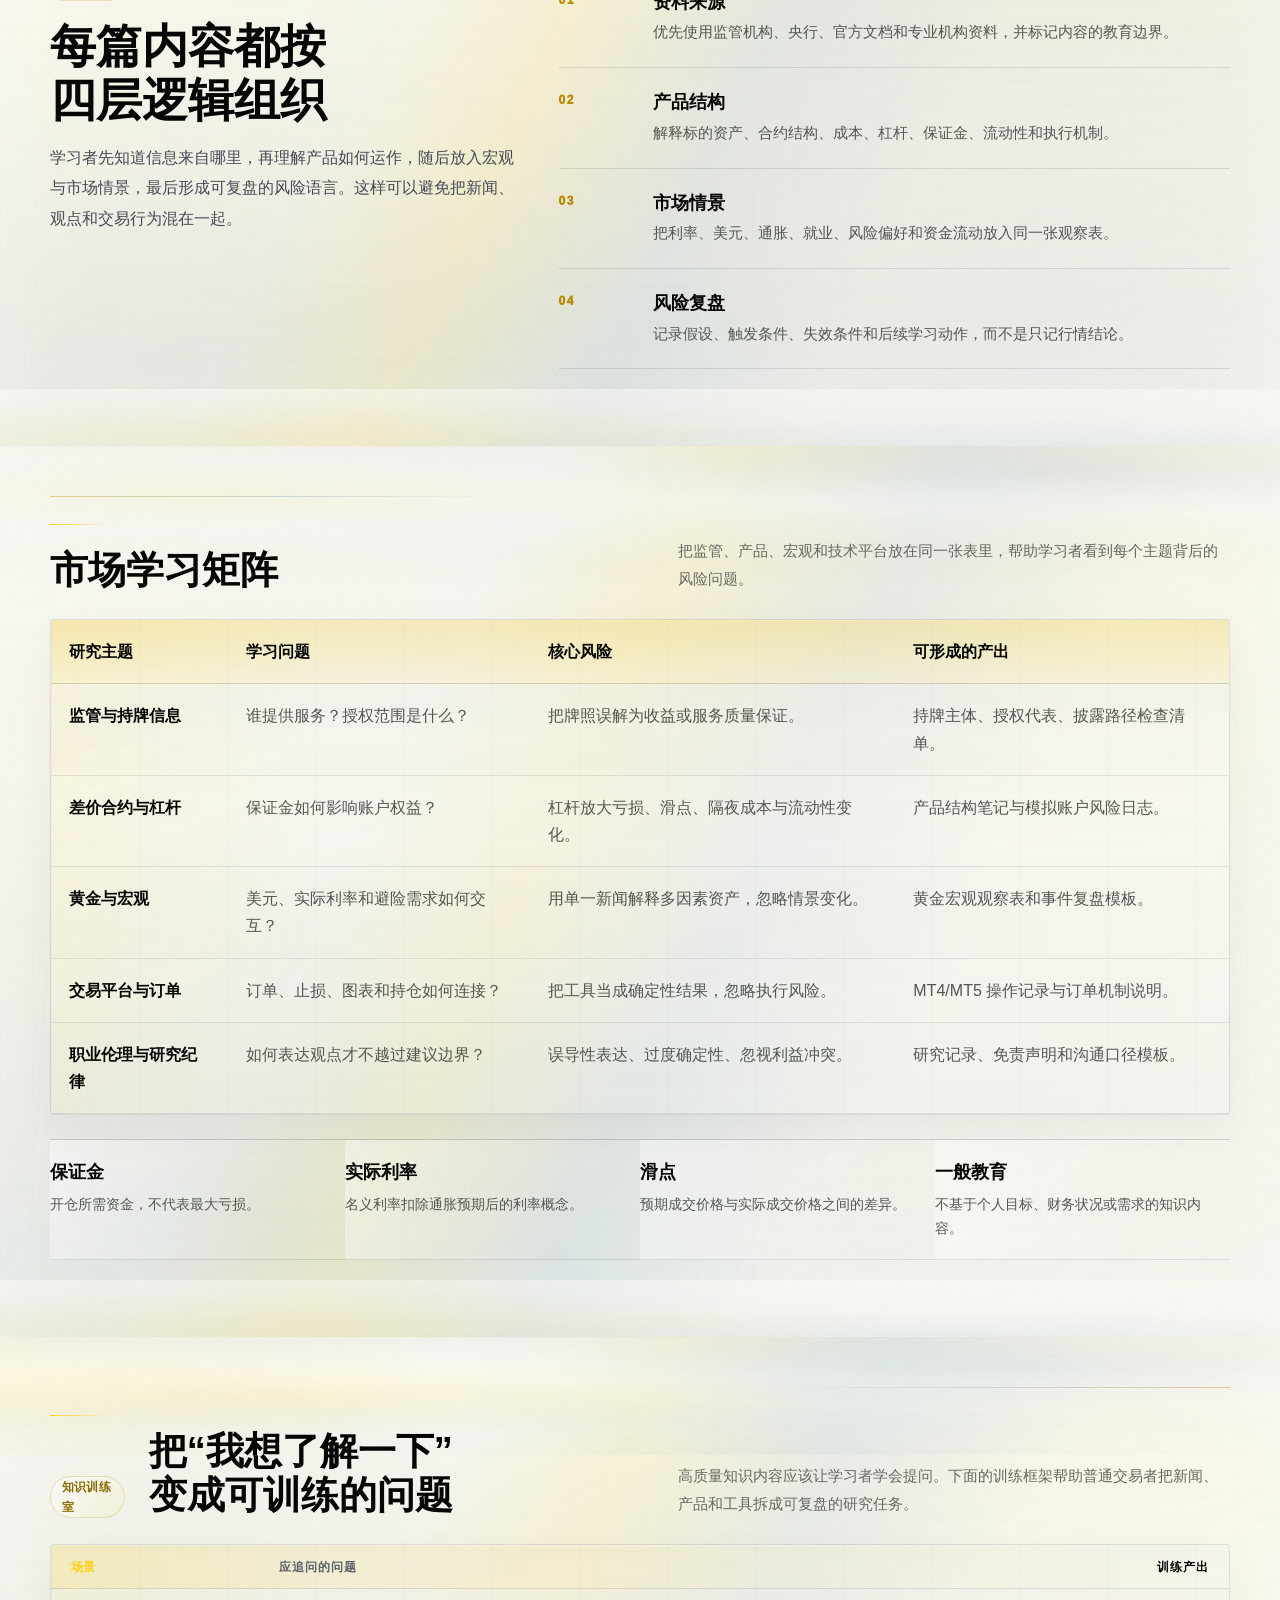
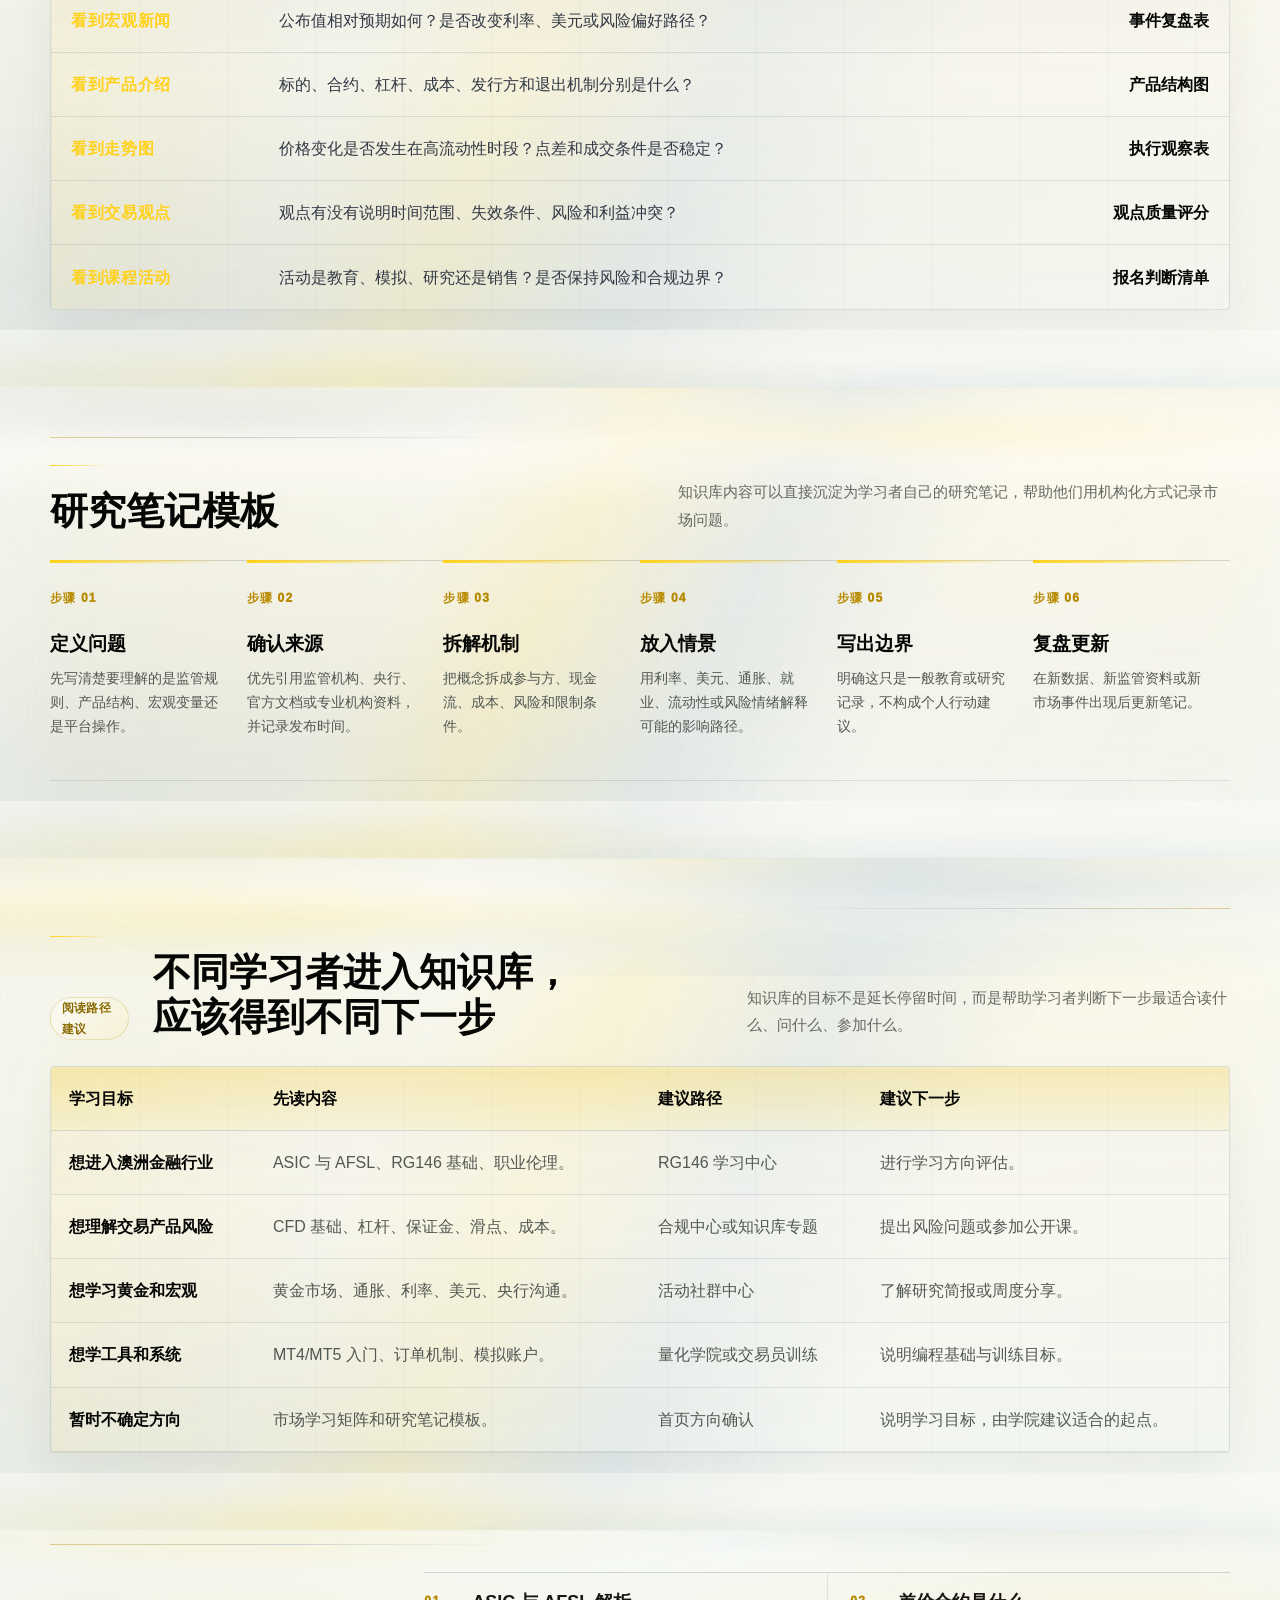
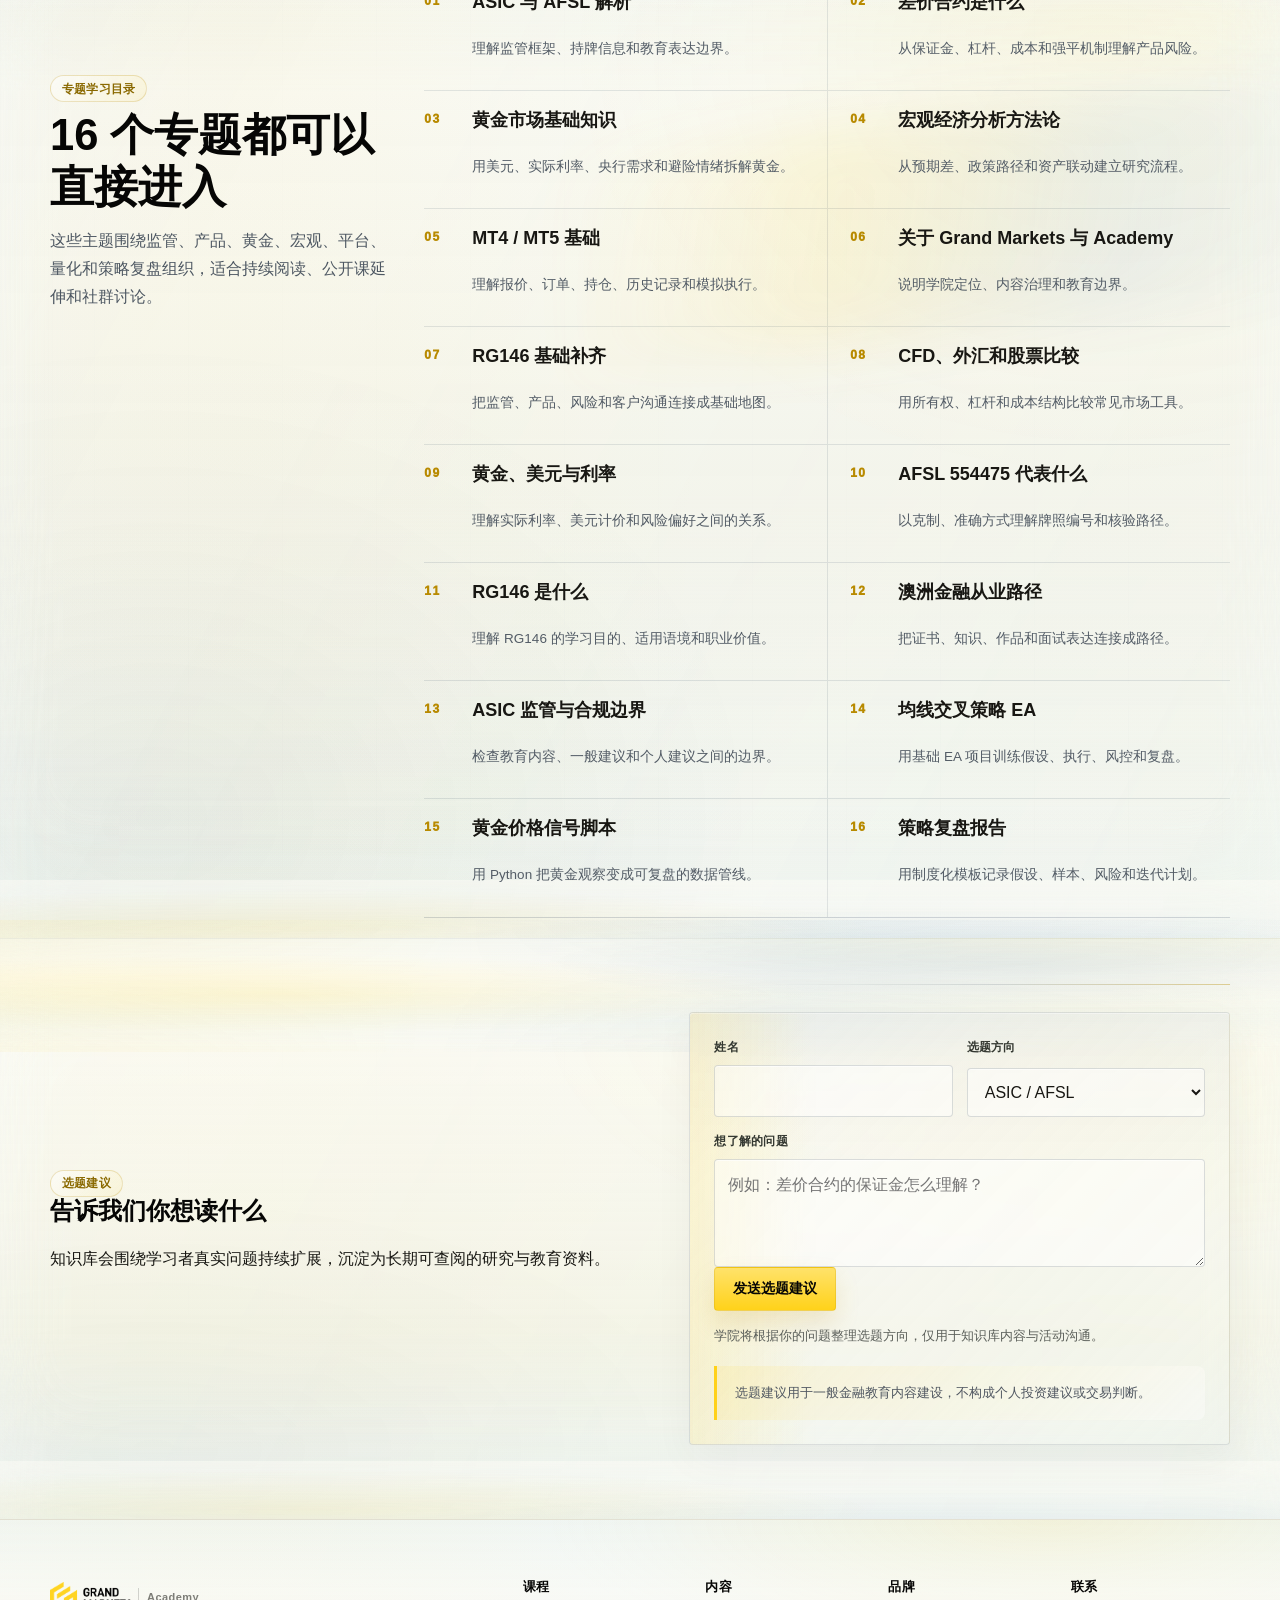
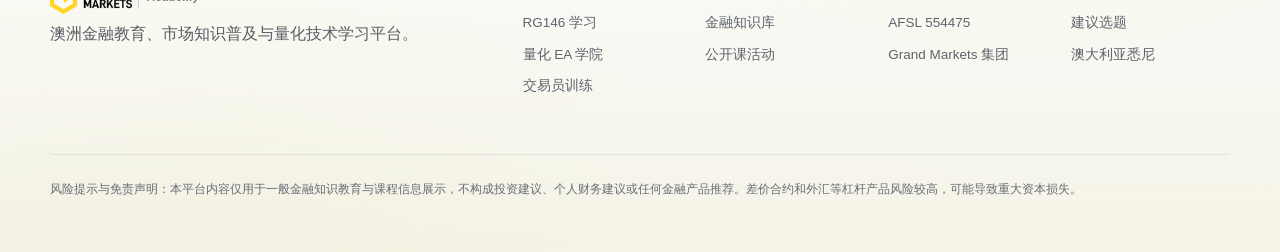
<file: knowledge.html>
<!doctype html>
<html lang="zh-CN">
<head>
  <meta charset="utf-8">
  <meta name="viewport" content="width=device-width, initial-scale=1">
  <title>金融市场知识库 | ASIC、AFSL、黄金、宏观与产品风险</title>
  <meta name="description" content="用研究导向方式学习 ASIC、AFSL、差价合约、黄金市场、宏观经济、MT4/MT5、资料来源和风险语言。">
  <meta name="keywords" content="金融知识库, ASIC, AFSL, 差价合约, 黄金市场, 宏观经济, MT5 入门">
  <meta name="robots" content="index,follow,max-snippet:-1,max-image-preview:large,max-video-preview:-1">
  <meta name="author" content="Grand Markets Academy">
  <meta name="theme-color" content="#f6c517">
  <link rel="preload" as="image" href="assets/gm-logo-full.png">
  <link rel="canonical" href="https://www.grandmarkets.com/academy/knowledge.html?lang=zh">
  <link rel="alternate" hreflang="zh-CN" href="https://www.grandmarkets.com/academy/knowledge.html?lang=zh">
  <link rel="alternate" hreflang="en" href="https://www.grandmarkets.com/academy/knowledge.html?lang=en">
  <link rel="alternate" hreflang="x-default" href="https://www.grandmarkets.com/academy/knowledge.html?lang=en">
  <meta property="og:site_name" content="Grand Markets Academy">
  <meta property="og:type" content="website">
  <meta property="og:title" content="金融市场知识库 | ASIC、AFSL、黄金、宏观与产品风险">
  <meta property="og:description" content="用研究导向方式学习 ASIC、AFSL、差价合约、黄金市场、宏观经济、MT4/MT5、资料来源和风险语言。">
  <meta property="og:url" content="https://www.grandmarkets.com/academy/knowledge.html?lang=zh">
  <meta property="og:image" content="https://www.grandmarkets.com/academy/assets/gm-logo-full.png">
  <meta property="og:locale" content="zh_CN">
  <meta name="twitter:card" content="summary_large_image">
  <meta name="twitter:title" content="金融市场知识库 | ASIC、AFSL、黄金、宏观与产品风险">
  <meta name="twitter:description" content="用研究导向方式学习 ASIC、AFSL、差价合约、黄金市场、宏观经济、MT4/MT5、资料来源和风险语言。">
  <meta name="twitter:image" content="https://www.grandmarkets.com/academy/assets/gm-logo-full.png">
  <script type="application/ld+json" data-seo-json>{"@context":"https://schema.org","@graph":[{"@type":"EducationalOrganization","@id":"https://www.grandmarkets.com/academy/#organization","name":"Grand Markets Academy","url":"https://www.grandmarkets.com/academy/","logo":"https://www.grandmarkets.com/academy/assets/gm-logo-full.png","sameAs":["https://www.grandmarkets.com/"],"slogan":"Your Vision. Global Execution."},{"@type":"WebSite","@id":"https://www.grandmarkets.com/academy/#website","name":"Grand Markets Academy","url":"https://www.grandmarkets.com/academy/","publisher":{"@id":"https://www.grandmarkets.com/academy/#organization"},"inLanguage":"zh-CN"},{"@type":"CollectionPage","@id":"https://www.grandmarkets.com/academy/knowledge.html?lang=zh#webpage","url":"https://www.grandmarkets.com/academy/knowledge.html?lang=zh","name":"金融市场知识库 | ASIC、AFSL、黄金、宏观与产品风险","headline":"金融知识库","description":"用研究导向方式学习 ASIC、AFSL、差价合约、黄金市场、宏观经济、MT4/MT5、资料来源和风险语言。","inLanguage":"zh-CN","isPartOf":{"@id":"https://www.grandmarkets.com/academy/#website"},"publisher":{"@id":"https://www.grandmarkets.com/academy/#organization"}},{"@type":"BreadcrumbList","@id":"https://www.grandmarkets.com/academy/knowledge.html?lang=zh#breadcrumb","itemListElement":[{"@type":"ListItem","position":1,"name":"首页","item":"https://www.grandmarkets.com/academy/?lang=zh"},{"@type":"ListItem","position":2,"name":"金融知识库","item":"https://www.grandmarkets.com/academy/knowledge.html?lang=zh"}]}]}</script>
  <link rel="stylesheet" href="styles.css?v=20260602-mobilebar01">
</head>
<body>
  <a class="skip-link" href="#main-content"><span data-lang-panel="zh">跳转到主要内容</span><span data-lang-panel="en">Skip to main content</span></a>
  <header class="site-header">
    <nav class="nav" aria-label="主导航">
      <a class="brand" href="index.html"><img class="brand-logo-full" src="assets/gm-logo-full.png" alt="Grand Markets" width="900" height="342"><span class="brand-academy">Academy</span></a>
      <button class="menu-toggle" type="button" aria-label="打开导航" aria-expanded="false" data-menu-toggle>☰</button>
      <div class="nav-links" data-nav-links>
        <a href="index.html">首页</a><a href="rg146.html">RG146</a><a href="quant.html">量化学院</a><a href="traders.html">交易员训练</a><a href="knowledge.html">知识库</a><a href="events.html">活动社群</a><a href="compliance.html">合规中心</a><a href="about.html">About Us</a>
      </div>
      <a class="nav-cta" href="#contact">投稿选题</a>
    </nav>
  </header>

  <main id="main-content">
    <section class="hero compact">
      <div class="hero-inner">
        <div class="hero-copy">
          <span class="eyebrow">ASIC · AFSL · CFD · Gold</span>
          <h1>金融市场知识库</h1>
          <p>用合规、克制、易懂的方式解释金融市场基础概念，帮助学习者先理解风险，再理解工具。</p>
          <div class="hero-actions">
            <a class="button primary" href="#articles">浏览文章分类</a>
            <a class="button secondary" href="#contact">建议选题</a>
          </div>
        </div>
      </div>
    </section>

    <section class="journey-strip" aria-label="Knowledge next steps">
      <div class="section-inner">
        <div class="journey-bar three">
          <span class="journey-label"><span data-lang-panel="zh">阅读路径</span><span data-lang-panel="en">Reading Flow</span></span>
          <a href="#reading-desk"><strong><span data-lang-panel="zh">先看知识台</span><span data-lang-panel="en">Start With The Desk</span></strong><em><span data-lang-panel="zh">监管、产品、宏观和风险先分层</span><span data-lang-panel="en">Separate regulation, products, macro and risk first</span></em></a>
          <a href="#source-protocol"><strong><span data-lang-panel="zh">核验资料来源</span><span data-lang-panel="en">Check Source Quality</span></strong><em><span data-lang-panel="zh">用监管、央行和官方资料搭底座</span><span data-lang-panel="en">Use regulators, central banks and official materials</span></em></a>
          <a href="#reading-pathways"><strong><span data-lang-panel="zh">选择阅读路径</span><span data-lang-panel="en">Choose Reading Path</span></strong><em><span data-lang-panel="zh">把问题导向课程、专题或活动</span><span data-lang-panel="en">Route questions to courses, topics or events</span></em></a>
        </div>
      </div>
    </section>

    <section id="reading-desk" class="depth-section alt">
      <div class="section-inner depth-layout">
        <div class="depth-copy" data-lang-panel="zh">
          <span class="eyebrow">知识研究台</span>
          <h3>知识库不是词条集合，而是市场理解系统</h3>
          <p>学习者进入知识库时，最需要的不是更多零散概念，而是知道每个概念放在哪一层：监管决定边界，产品决定风险形态，宏观决定情景，平台决定执行，复盘决定是否真的学会。</p>
        </div>
        <div class="depth-copy" data-lang-panel="en">
          <span class="eyebrow">Knowledge Research Desk</span>
          <h3>The library is not a glossary. It is a market-understanding system</h3>
          <p>When learners enter the library, they need more than definitions. They need to know where each concept belongs: regulation sets boundaries, products shape risk, macro defines scenarios, platforms affect execution and review confirms learning.</p>
        </div>
        <div class="depth-rows" data-lang-panel="zh">
          <div class="depth-row"><span>01</span><strong>监管边界</strong><p>先确认主体、授权、披露文件、投诉路径和一般教育边界，避免把品牌或牌照误读成投资结果保证。</p></div>
          <div class="depth-row"><span>02</span><strong>产品结构</strong><p>把资产、合约、杠杆、保证金、点差、隔夜成本和流动性拆开，先理解风险如何形成。</p></div>
          <div class="depth-row"><span>03</span><strong>宏观情景</strong><p>用通胀、就业、利率、美元、央行沟通和风险偏好建立观察顺序，而不是追逐单条新闻。</p></div>
          <div class="depth-row"><span>04</span><strong>平台与执行</strong><p>理解订单、止损、滑点、交易时段、报价差异和模拟环境，让工具学习服务于风险管理。</p></div>
          <div class="depth-row"><span>05</span><strong>研究表达</strong><p>把观点写成假设、依据、限制和更新条件，避免确定性、煽动性或个人化交易表达。</p></div>
        </div>
        <div class="depth-rows" data-lang-panel="en">
          <div class="depth-row"><span>01</span><strong>Regulatory Boundary</strong><p>Confirm entity, authorisation, disclosure documents, complaint paths and general-education boundaries before reading brand or licence information.</p></div>
          <div class="depth-row"><span>02</span><strong>Product Mechanics</strong><p>Separate asset, contract, leverage, margin, spread, overnight cost and liquidity so learners understand how risk is formed.</p></div>
          <div class="depth-row"><span>03</span><strong>Macro Scenario</strong><p>Use inflation, employment, rates, the US dollar, central-bank communication and risk appetite to build observation order.</p></div>
          <div class="depth-row"><span>04</span><strong>Platform and Execution</strong><p>Understand orders, stops, slippage, trading sessions, quote differences and simulation so tools support risk management.</p></div>
          <div class="depth-row"><span>05</span><strong>Research Language</strong><p>Write views as hypotheses, evidence, limitations and update conditions, avoiding certainty, hype or personalised trade language.</p></div>
        </div>
      </div>
    </section>

    <section id="articles">
      <div class="section-inner">
        <div class="section-head">
          <h2>内容分类</h2>
          <p>知识库用于系统化沉淀监管、产品、宏观与风险教育内容，帮助学习者建立清晰的市场理解框架。</p>
        </div>
        <div class="grid three">
          <a class="article-card" href="topic.html?article=asic-afsl"><span class="kicker">Regulation</span><h3><span data-lang-panel="zh">监管与牌照框架</span><span data-lang-panel="en">Regulation And Licensing</span></h3><p><span data-lang-panel="zh">从澳洲监管、持牌信息、教育边界和常见误区建立合规阅读基础。</span><span data-lang-panel="en">Build a compliance reading foundation across Australian regulation, licensing information, education boundaries and common misconceptions.</span></p><div class="tag-row"><span class="tag">ASIC</span><span class="tag">AFSL</span><span class="tag">合规</span></div></a>
          <a class="article-card" href="topic.html?article=cfd-basics"><span class="kicker">Product Risk</span><h3><span data-lang-panel="zh">产品风险基础</span><span data-lang-panel="en">Product Risk Foundations</span></h3><p><span data-lang-panel="zh">先理解合约结构、杠杆、保证金、点差和强平规则，再讨论工具应用。</span><span data-lang-panel="en">Understand contract structure, leverage, margin, spread and close-out rules before discussing tool use.</span></p><div class="tag-row"><span class="tag">CFD</span><span class="tag">杠杆</span><span class="tag">风险</span></div></a>
          <a class="article-card" href="topic.html?article=gold-market"><span class="kicker">Gold Market</span><h3><span data-lang-panel="zh">黄金与宏观市场</span><span data-lang-panel="en">Gold And Macro Markets</span></h3><p><span data-lang-panel="zh">把 XAUUSD、美元、实际利率、央行需求和风险情绪放入同一分析框架。</span><span data-lang-panel="en">Place XAUUSD, the US dollar, real rates, central-bank demand and risk sentiment into one analysis framework.</span></p><div class="tag-row"><span class="tag">XAUUSD</span><span class="tag">黄金</span><span class="tag">宏观</span></div></a>
          <a class="article-card" href="topic.html?article=macro-framework"><span class="kicker">Macro</span><h3><span data-lang-panel="zh">宏观数据阅读</span><span data-lang-panel="en">Macro Data Reading</span></h3><p><span data-lang-panel="zh">用预期差、政策路径和资产联动理解 CPI、就业、利率和央行沟通。</span><span data-lang-panel="en">Use surprises, policy path and cross-asset reaction to read CPI, employment, rates and central-bank communication.</span></p><div class="tag-row"><span class="tag">CPI</span><span class="tag">利率</span><span class="tag">央行</span></div></a>
          <a class="article-card" href="topic.html?article=mt4-mt5"><span class="kicker">Platform</span><h3><span data-lang-panel="zh">平台与执行工具</span><span data-lang-panel="en">Platforms And Execution Tools</span></h3><p><span data-lang-panel="zh">围绕报价、订单、图表、持仓记录和模拟账户建立执行工具基础。</span><span data-lang-panel="en">Build execution-tool foundations around quotes, orders, charts, position records and demo accounts.</span></p><div class="tag-row"><span class="tag">MT4</span><span class="tag">MT5</span><span class="tag">图表</span></div></a>
          <a class="article-card" href="topic.html?article=grand-markets-education"><span class="kicker">Academy</span><h3><span data-lang-panel="zh">品牌与学院定位</span><span data-lang-panel="en">Brand And Academy Positioning</span></h3><p><span data-lang-panel="zh">理解品牌背景、执行能力、内容治理和教育平台边界之间的关系。</span><span data-lang-panel="en">Understand the relationship between brand background, execution capability, content governance and academy boundaries.</span></p><div class="tag-row"><span class="tag">Brand</span><span class="tag">Execution</span><span class="tag">Academy</span></div></a>
        </div>
      </div>
    </section>

    <section id="source-protocol" class="source-section">
      <div class="section-inner">
        <div data-lang-panel="zh">
          <div class="section-head">
            <span class="eyebrow">资料来源协议</span>
            <h2>先判断资料质量，再学习市场观点</h2>
            <p>知识库优先使用监管机构、央行、官方文档和专业机构资料。市场观点可以讨论，但必须先标注来源、适用范围、发布时间和不能证明的内容。</p>
          </div>
          <div class="source-grid">
            <a href="https://www.asic.gov.au/for-finance-professionals/afs-licensees/" target="_blank" rel="noopener"><strong>ASIC AFS 牌照资料</strong><span>用于理解 AFS 牌照、授权范围、监管门户和牌照不等于服务质量保证的边界。</span></a>
            <a href="https://moneysmart.gov.au/investment-warnings/contracts-for-difference-cfds" target="_blank" rel="noopener"><strong>MoneySmart 差价合约风险</strong><span>用于解释杠杆、保证金、滑点、负余额保护和零售 CFD 风险教育。</span></a>
            <a href="https://www.rba.gov.au/education/resources/explainers/" target="_blank" rel="noopener"><strong>澳洲央行经济解释资料</strong><span>用于学习货币政策、通胀、就业、汇率和金融系统等宏观概念。</span></a>
            <a href="https://www.rba.gov.au/education/resources/explainers/inflation-and-its-measurement.html" target="_blank" rel="noopener"><strong>澳洲央行通胀解释</strong><span>用于理解 CPI、价格变化、通胀衡量和宏观数据阅读顺序。</span></a>
            <a href="https://www.gold.org/goldhub/data/gold-market-data" target="_blank" rel="noopener"><strong>世界黄金协会市场数据</strong><span>用于观察黄金需求、价格、央行储备和长期市场数据。</span></a>
            <a href="https://www.metatrader5.com/en/terminal/help/algotrading/trade_robots_indicators" target="_blank" rel="noopener"><strong>MetaTrader 5 帮助文档</strong><span>用于理解 EA、指标、策略测试和平台自动化交易环境。</span></a>
          </div>
        </div>
        <div data-lang-panel="en">
          <div class="section-head">
            <span class="eyebrow">Source Protocol</span>
            <h2>Judge source quality before learning market opinions</h2>
            <p>The library prioritises regulators, central banks, official documentation and professional institutions. Market views can be discussed only after source, scope, publication timing and limitations are clear.</p>
          </div>
          <div class="source-grid">
            <a href="https://www.asic.gov.au/for-finance-professionals/afs-licensees/" target="_blank" rel="noopener"><strong>ASIC AFS Licensing</strong><span>For understanding AFS licences, authorisation scope, regulatory portals and why licensing is not a service-quality guarantee.</span></a>
            <a href="https://moneysmart.gov.au/investment-warnings/contracts-for-difference-cfds" target="_blank" rel="noopener"><strong>MoneySmart CFD Risk</strong><span>For leverage, margin, slippage, negative balance protection and retail CFD risk education.</span></a>
            <a href="https://www.rba.gov.au/education/resources/explainers/" target="_blank" rel="noopener"><strong>RBA Economic Explainers</strong><span>For monetary policy, inflation, employment, exchange rates and financial-system concepts.</span></a>
            <a href="https://www.rba.gov.au/education/resources/explainers/inflation-and-its-measurement.html" target="_blank" rel="noopener"><strong>RBA Inflation Explainer</strong><span>For CPI, price changes, inflation measurement and macro data reading sequence.</span></a>
            <a href="https://www.gold.org/goldhub/data/gold-market-data" target="_blank" rel="noopener"><strong>World Gold Council Data</strong><span>For gold demand, prices, central-bank reserves and long-term market data.</span></a>
            <a href="https://www.metatrader5.com/en/terminal/help/algotrading/trade_robots_indicators" target="_blank" rel="noopener"><strong>MetaTrader 5 Help</strong><span>For Expert Advisors, indicators, strategy testing and platform automation context.</span></a>
          </div>
        </div>
      </div>
    </section>

    <section class="depth-section">
      <div class="section-inner">
        <div data-lang-panel="zh">
          <div class="section-head">
            <h2>从资料来源到风险语言：GMA 知识库研究框架</h2>
            <p>金融知识不是孤立词条，而是一套从来源、结构、情景到复盘的阅读方法。</p>
          </div>
          <div class="depth-layout">
            <div class="depth-copy">
              <span class="eyebrow">研究方法</span>
              <h3>每篇内容都按四层逻辑组织</h3>
              <p>学习者先知道信息来自哪里，再理解产品如何运作，随后放入宏观与市场情景，最后形成可复盘的风险语言。这样可以避免把新闻、观点和交易行为混在一起。</p>
            </div>
            <div class="depth-rows">
              <div class="depth-row"><span>01</span><strong>资料来源</strong><p>优先使用监管机构、央行、官方文档和专业机构资料，并标记内容的教育边界。</p></div>
              <div class="depth-row"><span>02</span><strong>产品结构</strong><p>解释标的资产、合约结构、成本、杠杆、保证金、流动性和执行机制。</p></div>
              <div class="depth-row"><span>03</span><strong>市场情景</strong><p>把利率、美元、通胀、就业、风险偏好和资金流动放入同一张观察表。</p></div>
              <div class="depth-row"><span>04</span><strong>风险复盘</strong><p>记录假设、触发条件、失效条件和后续学习动作，而不是只记行情结论。</p></div>
            </div>
          </div>
        </div>
        <div data-lang-panel="en">
          <div class="section-head">
            <h2>From source quality to risk language: the GMA knowledge framework</h2>
            <p>Financial knowledge is not a set of isolated definitions. It is a reading method from source, structure, scenario and review.</p>
          </div>
          <div class="depth-layout">
            <div class="depth-copy">
              <span class="eyebrow">Research Method</span>
              <h3>Every topic follows a four-layer logic</h3>
              <p>Learners first identify where information comes from, then understand how the product works, place it in macro and market scenarios, and finally build reviewable risk language.</p>
            </div>
            <div class="depth-rows">
              <div class="depth-row"><span>01</span><strong>Source Quality</strong><p>Prioritise regulators, central banks, official documentation and professional institutions while marking the education boundary.</p></div>
              <div class="depth-row"><span>02</span><strong>Instrument Structure</strong><p>Explain underlying assets, contract structure, costs, leverage, margin, liquidity and execution mechanics.</p></div>
              <div class="depth-row"><span>03</span><strong>Market Scenario</strong><p>Place rates, the US dollar, inflation, employment, risk appetite and flows into one observation framework.</p></div>
              <div class="depth-row"><span>04</span><strong>Risk Review</strong><p>Record assumptions, triggers, invalidation conditions and next learning actions rather than headline conclusions.</p></div>
            </div>
          </div>
        </div>
      </div>
    </section>

    <section id="market-map" class="depth-section alt">
      <div class="section-inner">
        <div data-lang-panel="zh">
          <div class="section-head">
            <h2>市场学习矩阵</h2>
            <p>把监管、产品、宏观和技术平台放在同一张表里，帮助学习者看到每个主题背后的风险问题。</p>
          </div>
          <div class="table-wrap knowledge-matrix">
            <table>
              <thead><tr><th>研究主题</th><th>学习问题</th><th>核心风险</th><th>可形成的产出</th></tr></thead>
              <tbody>
                <tr><td>监管与持牌信息</td><td>谁提供服务？授权范围是什么？</td><td>把牌照误解为收益或服务质量保证。</td><td>持牌主体、授权代表、披露路径检查清单。</td></tr>
                <tr><td>差价合约与杠杆</td><td>保证金如何影响账户权益？</td><td>杠杆放大亏损、滑点、隔夜成本与流动性变化。</td><td>产品结构笔记与模拟账户风险日志。</td></tr>
                <tr><td>黄金与宏观</td><td>美元、实际利率和避险需求如何交互？</td><td>用单一新闻解释多因素资产，忽略情景变化。</td><td>黄金宏观观察表和事件复盘模板。</td></tr>
                <tr><td>交易平台与订单</td><td>订单、止损、图表和持仓如何连接？</td><td>把工具当成确定性结果，忽略执行风险。</td><td>MT4/MT5 操作记录与订单机制说明。</td></tr>
                <tr><td>职业伦理与研究纪律</td><td>如何表达观点才不越过建议边界？</td><td>误导性表达、过度确定性、忽视利益冲突。</td><td>研究记录、免责声明和沟通口径模板。</td></tr>
              </tbody>
            </table>
          </div>
          <div class="glossary-strip">
            <div><strong>保证金</strong><span>开仓所需资金，不代表最大亏损。</span></div>
            <div><strong>实际利率</strong><span>名义利率扣除通胀预期后的利率概念。</span></div>
            <div><strong>滑点</strong><span>预期成交价格与实际成交价格之间的差异。</span></div>
            <div><strong>一般教育</strong><span>不基于个人目标、财务状况或需求的知识内容。</span></div>
          </div>
        </div>
        <div data-lang-panel="en">
          <div class="section-head">
            <h2>Market Learning Matrix</h2>
            <p>Regulation, products, macro and platforms are placed into one table so learners can see the risk question behind each topic.</p>
          </div>
          <div class="table-wrap knowledge-matrix">
            <table>
              <thead><tr><th>Research Theme</th><th>Learning Question</th><th>Core Risk</th><th>Learning Output</th></tr></thead>
              <tbody>
                <tr><td>Regulation and licensing</td><td>Who provides the service? What is the authorisation scope?</td><td>Misreading a licence as a return or service-quality endorsement.</td><td>Checklist for licence holder, authorised representative and disclosure path.</td></tr>
                <tr><td>CFDs and leverage</td><td>How does margin affect account equity?</td><td>Amplified losses, slippage, overnight costs and liquidity changes.</td><td>Product-structure notes and a demo-account risk log.</td></tr>
                <tr><td>Gold and macro</td><td>How do the US dollar, real rates and safe-haven demand interact?</td><td>Explaining a multi-factor asset with one headline.</td><td>Gold macro observation sheet and event-review template.</td></tr>
                <tr><td>Trading platforms and orders</td><td>How do orders, stops, charts and positions connect?</td><td>Treating tools as certainty while ignoring execution risk.</td><td>MT4/MT5 operation log and order-mechanics notes.</td></tr>
                <tr><td>Ethics and research discipline</td><td>How can views be expressed without crossing advice boundaries?</td><td>Misleading language, excessive certainty and conflict neglect.</td><td>Research record, disclaimer and communication template.</td></tr>
              </tbody>
            </table>
          </div>
          <div class="glossary-strip">
            <div><strong>Margin</strong><span>Required capital to open a position; not the maximum possible loss.</span></div>
            <div><strong>Real Rates</strong><span>Nominal rates adjusted for expected inflation.</span></div>
            <div><strong>Slippage</strong><span>The difference between expected and actual execution price.</span></div>
            <div><strong>General Education</strong><span>Knowledge content not based on personal objectives, financial situation or needs.</span></div>
          </div>
        </div>
      </div>
    </section>

    <section id="knowledge-lab" class="depth-section">
      <div class="section-inner">
        <div data-lang-panel="zh">
          <div class="section-head">
            <span class="eyebrow">知识训练室</span>
            <h2>把“我想了解一下”变成可训练的问题</h2>
            <p>高质量知识内容应该让学习者学会提问。下面的训练框架帮助普通交易者把新闻、产品和工具拆成可复盘的研究任务。</p>
          </div>
          <div class="terminal-table">
            <div class="terminal-row terminal-head"><span>场景</span><span>应追问的问题</span><strong>训练产出</strong></div>
            <div class="terminal-row"><span>看到宏观新闻</span><span>公布值相对预期如何？是否改变利率、美元或风险偏好路径？</span><strong>事件复盘表</strong></div>
            <div class="terminal-row"><span>看到产品介绍</span><span>标的、合约、杠杆、成本、发行方和退出机制分别是什么？</span><strong>产品结构图</strong></div>
            <div class="terminal-row"><span>看到走势图</span><span>价格变化是否发生在高流动性时段？点差和成交条件是否稳定？</span><strong>执行观察表</strong></div>
            <div class="terminal-row"><span>看到交易观点</span><span>观点有没有说明时间范围、失效条件、风险和利益冲突？</span><strong>观点质量评分</strong></div>
            <div class="terminal-row"><span>看到课程活动</span><span>活动是教育、模拟、研究还是销售？是否保持风险和合规边界？</span><strong>报名判断清单</strong></div>
          </div>
        </div>
        <div data-lang-panel="en">
          <div class="section-head">
            <span class="eyebrow">Knowledge Lab</span>
            <h2>Turn “I want to know more” into trainable questions</h2>
            <p>High-quality knowledge content should teach learners how to ask better questions. This framework helps developing traders turn news, products and tools into reviewable research tasks.</p>
          </div>
          <div class="terminal-table">
            <div class="terminal-row terminal-head"><span>Scenario</span><span>Question To Ask</span><strong>Training Output</strong></div>
            <div class="terminal-row"><span>Macro News</span><span>How does the release compare with expectations? Does it alter rates, the US dollar or risk appetite?</span><strong>Event Review</strong></div>
            <div class="terminal-row"><span>Product Intro</span><span>What are the underlying, contract, leverage, cost, issuer and exit mechanism?</span><strong>Product Map</strong></div>
            <div class="terminal-row"><span>Price Chart</span><span>Did the move occur during liquid hours? Were spreads and execution conditions stable?</span><strong>Execution Sheet</strong></div>
            <div class="terminal-row"><span>Trading View</span><span>Does the view state time horizon, invalidation, risk and conflicts?</span><strong>View Quality Score</strong></div>
            <div class="terminal-row"><span>Course Event</span><span>Is it education, simulation or research? Are risk and compliance boundaries clear?</span><strong>Access Checklist</strong></div>
          </div>
        </div>
      </div>
    </section>

    <section id="note-template" class="depth-section">
      <div class="section-inner">
        <div data-lang-panel="zh">
          <div class="section-head">
            <h2>研究笔记模板</h2>
            <p>知识库内容可以直接沉淀为学习者自己的研究笔记，帮助他们用机构化方式记录市场问题。</p>
          </div>
          <div class="process-rail">
            <div><span>步骤 01</span><strong>定义问题</strong><p>先写清楚要理解的是监管规则、产品结构、宏观变量还是平台操作。</p></div>
            <div><span>步骤 02</span><strong>确认来源</strong><p>优先引用监管机构、央行、官方文档或专业机构资料，并记录发布时间。</p></div>
            <div><span>步骤 03</span><strong>拆解机制</strong><p>把概念拆成参与方、现金流、成本、风险和限制条件。</p></div>
            <div><span>步骤 04</span><strong>放入情景</strong><p>用利率、美元、通胀、就业、流动性或风险情绪解释可能的影响路径。</p></div>
            <div><span>步骤 05</span><strong>写出边界</strong><p>明确这只是一般教育或研究记录，不构成个人行动建议。</p></div>
            <div><span>步骤 06</span><strong>复盘更新</strong><p>在新数据、新监管资料或新市场事件出现后更新笔记。</p></div>
          </div>
        </div>
        <div data-lang-panel="en">
          <div class="section-head">
            <h2>Research Note Template</h2>
            <p>Knowledge Library content can be converted into a learner's own research notes, helping them record market questions in an institutional way.</p>
          </div>
          <div class="process-rail">
            <div><span>Step 01</span><strong>Define the Question</strong><p>Clarify whether the topic is regulation, product structure, macro variables or platform operation.</p></div>
            <div><span>Step 02</span><strong>Confirm Sources</strong><p>Prioritise regulators, central banks, official documentation or professional institutions and record publication dates.</p></div>
            <div><span>Step 03</span><strong>Decompose Mechanics</strong><p>Break the concept into participants, cash flows, costs, risks and limitations.</p></div>
            <div><span>Step 04</span><strong>Place in Scenario</strong><p>Use rates, the US dollar, inflation, employment, liquidity or risk sentiment to explain possible pathways.</p></div>
            <div><span>Step 05</span><strong>State Boundaries</strong><p>Clarify that the record is general education or research, not personal action advice.</p></div>
            <div><span>Step 06</span><strong>Review and Update</strong><p>Update the note when new data, regulatory materials or market events emerge.</p></div>
          </div>
        </div>
      </div>
    </section>

    <section id="reading-pathways" class="depth-section alt">
      <div class="section-inner">
        <div data-lang-panel="zh">
          <div class="section-head">
            <span class="eyebrow">阅读路径建议</span>
            <h2>不同学习者进入知识库，应该得到不同下一步</h2>
            <p>知识库的目标不是延长停留时间，而是帮助学习者判断下一步最适合读什么、问什么、参加什么。</p>
          </div>
          <div class="table-wrap knowledge-matrix">
            <table>
              <thead><tr><th>学习目标</th><th>先读内容</th><th>建议路径</th><th>建议下一步</th></tr></thead>
              <tbody>
                <tr><td>想进入澳洲金融行业</td><td>ASIC 与 AFSL、RG146 基础、职业伦理。</td><td>RG146 学习中心</td><td>进行学习方向评估。</td></tr>
                <tr><td>想理解交易产品风险</td><td>CFD 基础、杠杆、保证金、滑点、成本。</td><td>合规中心或知识库专题</td><td>提出风险问题或参加公开课。</td></tr>
                <tr><td>想学习黄金和宏观</td><td>黄金市场、通胀、利率、美元、央行沟通。</td><td>活动社群中心</td><td>了解研究简报或周度分享。</td></tr>
                <tr><td>想学工具和系统</td><td>MT4/MT5 入门、订单机制、模拟账户。</td><td>量化学院或交易员训练</td><td>说明编程基础与训练目标。</td></tr>
                <tr><td>暂时不确定方向</td><td>市场学习矩阵和研究笔记模板。</td><td>首页方向确认</td><td>说明学习目标，由学院建议适合的起点。</td></tr>
              </tbody>
            </table>
          </div>
        </div>
        <div data-lang-panel="en">
          <div class="section-head">
            <span class="eyebrow">Reading Pathways</span>
            <h2>Different learners need different next steps</h2>
            <p>The library should help learners decide what to read, ask or attend next, then connect them to the most relevant Academy pathway.</p>
          </div>
          <div class="table-wrap knowledge-matrix">
            <table>
              <thead><tr><th>Learning Objective</th><th>Read First</th><th>Suggested Path</th><th>Suggested Next Step</th></tr></thead>
              <tbody>
                <tr><td>Entering Australian finance</td><td>ASIC and AFSL, RG146 foundations and professional ethics.</td><td>RG146 Learning Centre</td><td>Request a learning-path review.</td></tr>
                <tr><td>Understanding product risk</td><td>CFD basics, leverage, margin, slippage and costs.</td><td>Compliance Centre or library topic</td><td>Raise a risk question or attend an open class.</td></tr>
                <tr><td>Learning gold and macro</td><td>Gold market, inflation, rates, the US dollar and central-bank communication.</td><td>Events and Community Centre</td><td>Explore a briefing or weekly session.</td></tr>
                <tr><td>Learning tools and systems</td><td>MT4/MT5 basics, order mechanics and demo accounts.</td><td>Quant Academy or Trader Training</td><td>Share programming foundation and training goals.</td></tr>
                <tr><td>Not sure yet</td><td>Market learning matrix and research note template.</td><td>Homepage pathway review</td><td>Share a learning goal so the Academy can suggest a suitable starting point.</td></tr>
              </tbody>
            </table>
          </div>
        </div>
      </div>
    </section>

    <section class="topic-index-panel">
      <div class="section-inner topic-index-layout">
        <div class="topic-index-copy">
          <span class="eyebrow"><span data-lang-panel="zh">专题学习目录</span><span data-lang-panel="en">Topic Directory</span></span>
          <h2><span data-lang-panel="zh">16 个专题都可以直接进入</span><span data-lang-panel="en">16 focused topics with direct access</span></h2>
          <p><span data-lang-panel="zh">这些主题围绕监管、产品、黄金、宏观、平台、量化和策略复盘组织，适合持续阅读、公开课延伸和社群讨论。</span><span data-lang-panel="en">These topics cover regulation, products, gold, macro, platforms, quant and strategy review for continuous reading, public sessions and community discussion.</span></p>
        </div>
        <div class="topic-index-links">
          <a class="topic-index-link" href="topic.html?article=asic-afsl"><span>01</span><strong><span data-lang-panel="zh">ASIC 与 AFSL 解析</span><span data-lang-panel="en">ASIC and AFSL Explained</span></strong><p><span data-lang-panel="zh">理解监管框架、持牌信息和教育表达边界。</span><span data-lang-panel="en">Understand regulation, licensing information and education boundaries.</span></p></a>
          <a class="topic-index-link" href="topic.html?article=cfd-basics"><span>02</span><strong><span data-lang-panel="zh">差价合约是什么</span><span data-lang-panel="en">What Are CFDs?</span></strong><p><span data-lang-panel="zh">从保证金、杠杆、成本和强平机制理解产品风险。</span><span data-lang-panel="en">Read product risk through margin, leverage, costs and close-out mechanics.</span></p></a>
          <a class="topic-index-link" href="topic.html?article=gold-market"><span>03</span><strong><span data-lang-panel="zh">黄金市场基础知识</span><span data-lang-panel="en">Gold Market Basics</span></strong><p><span data-lang-panel="zh">用美元、实际利率、央行需求和避险情绪拆解黄金。</span><span data-lang-panel="en">Decompose gold through the dollar, real rates, central banks and risk sentiment.</span></p></a>
          <a class="topic-index-link" href="topic.html?article=macro-framework"><span>04</span><strong><span data-lang-panel="zh">宏观经济分析方法论</span><span data-lang-panel="en">Macro Analysis Framework</span></strong><p><span data-lang-panel="zh">从预期差、政策路径和资产联动建立研究流程。</span><span data-lang-panel="en">Build a process around surprises, policy path and cross-asset reaction.</span></p></a>
          <a class="topic-index-link" href="topic.html?article=mt4-mt5"><span>05</span><strong><span data-lang-panel="zh">MT4 / MT5 入门</span><span data-lang-panel="en">MT4 / MT5 Basics</span></strong><p><span data-lang-panel="zh">理解报价、订单、持仓、历史记录和模拟执行。</span><span data-lang-panel="en">Understand quotes, orders, positions, history and demo execution.</span></p></a>
          <a class="topic-index-link" href="topic.html?article=grand-markets-education"><span>06</span><strong><span data-lang-panel="zh">关于 Grand Markets 与 Academy</span><span data-lang-panel="en">About Grand Markets and Academy</span></strong><p><span data-lang-panel="zh">说明学院定位、内容治理和教育边界。</span><span data-lang-panel="en">Explain Academy positioning, content governance and education boundaries.</span></p></a>
          <a class="topic-index-link" href="topic.html?article=rg146-foundation"><span>07</span><strong><span data-lang-panel="zh">RG146 基础补齐</span><span data-lang-panel="en">Finance Foundations for RG146 Learners</span></strong><p><span data-lang-panel="zh">把监管、产品、风险和客户沟通连接成基础地图。</span><span data-lang-panel="en">Connect regulation, products, risk and communication into a foundation map.</span></p></a>
          <a class="topic-index-link" href="topic.html?article=cfd-forex-stocks"><span>08</span><strong><span data-lang-panel="zh">CFD、外汇和股票比较</span><span data-lang-panel="en">CFDs, Forex and Stocks</span></strong><p><span data-lang-panel="zh">用所有权、杠杆和成本结构比较常见市场工具。</span><span data-lang-panel="en">Compare common instruments through ownership, leverage and costs.</span></p></a>
          <a class="topic-index-link" href="topic.html?article=gold-usd-rates"><span>09</span><strong><span data-lang-panel="zh">黄金、美元与利率</span><span data-lang-panel="en">Gold, Dollar and Rates</span></strong><p><span data-lang-panel="zh">理解实际利率、美元计价和风险偏好之间的关系。</span><span data-lang-panel="en">Understand real rates, dollar denomination and risk appetite.</span></p></a>
          <a class="topic-index-link" href="topic.html?article=afsl-554475"><span>10</span><strong><span data-lang-panel="zh">AFSL 554475 代表什么</span><span data-lang-panel="en">What AFSL 554475 Represents</span></strong><p><span data-lang-panel="zh">以克制、准确方式理解牌照编号和核验路径。</span><span data-lang-panel="en">Interpret licence numbers and verification paths with precision.</span></p></a>
          <a class="topic-index-link" href="topic.html?article=rg146-overview"><span>11</span><strong><span data-lang-panel="zh">RG146 是什么</span><span data-lang-panel="en">What Is RG146?</span></strong><p><span data-lang-panel="zh">理解 RG146 的学习目的、适用语境和职业价值。</span><span data-lang-panel="en">Understand RG146 purpose, context and professional value.</span></p></a>
          <a class="topic-index-link" href="topic.html?article=finance-career"><span>12</span><strong><span data-lang-panel="zh">澳洲金融从业路径</span><span data-lang-panel="en">Australian Finance Career Pathway</span></strong><p><span data-lang-panel="zh">把证书、知识、作品和面试表达连接成路径。</span><span data-lang-panel="en">Connect credentials, knowledge, portfolio and interview language.</span></p></a>
          <a class="topic-index-link" href="topic.html?article=asic-compliance"><span>13</span><strong><span data-lang-panel="zh">ASIC 监管与合规边界</span><span data-lang-panel="en">ASIC Compliance Boundaries</span></strong><p><span data-lang-panel="zh">检查教育内容、一般建议和个人建议之间的边界。</span><span data-lang-panel="en">Check boundaries between education, general advice and personal advice.</span></p></a>
          <a class="topic-index-link" href="topic.html?article=moving-average-ea"><span>14</span><strong><span data-lang-panel="zh">均线交叉策略 EA</span><span data-lang-panel="en">Moving Average EA</span></strong><p><span data-lang-panel="zh">用基础 EA 项目训练假设、执行、风控和复盘。</span><span data-lang-panel="en">Use an EA project to train hypothesis, execution, risk and review.</span></p></a>
          <a class="topic-index-link" href="topic.html?article=python-gold-signal"><span>15</span><strong><span data-lang-panel="zh">黄金价格信号脚本</span><span data-lang-panel="en">Gold Signal Script</span></strong><p><span data-lang-panel="zh">用 Python 把黄金观察变成可复盘的数据管线。</span><span data-lang-panel="en">Use Python to turn gold observation into a reviewable data pipeline.</span></p></a>
          <a class="topic-index-link" href="topic.html?article=strategy-review"><span>16</span><strong><span data-lang-panel="zh">策略复盘报告</span><span data-lang-panel="en">Strategy Review Report</span></strong><p><span data-lang-panel="zh">用制度化模板记录假设、样本、风险和迭代计划。</span><span data-lang-panel="en">Use a structured template for hypothesis, sample, risk and iteration.</span></p></a>
        </div>
      </div>
    </section>

    <section id="contact">
      <div class="section-inner split">
        <div><span class="eyebrow">选题建议</span><h2>告诉我们你想读什么</h2><p>知识库会围绕学习者真实问题持续扩展，沉淀为长期可查阅的研究与教育资料。</p></div>
        <form class="contact-panel" data-demo-form>
          <div class="form-grid">
            <div class="field"><label for="name">姓名</label><input id="name"></div>
            <div class="field"><label for="topic">选题方向</label><select id="topic"><option>ASIC / AFSL</option><option>CFD 入门</option><option>黄金市场</option><option>宏观经济</option></select></div>
            <div class="field full"><label for="message">想了解的问题</label><textarea id="message" placeholder="例如：CFD 的保证金怎么理解？"></textarea></div>
          </div>
          <button class="button primary" type="submit">发送选题建议</button>
          <p class="form-note" data-form-note><span data-lang-panel="zh">学院将根据你的问题整理选题方向，仅用于知识库内容与活动沟通。</span><span data-lang-panel="en">The Academy will use your question to shape topic direction, only for knowledge-library and event communication.</span></p>
          <div class="contact-assurance">
            <div data-lang-panel="zh"><strong>内容边界</strong>选题建议用于一般金融教育内容建设，不构成个人投资建议或交易判断。</div>
            <div data-lang-panel="en"><strong>Content boundary</strong>Topic suggestions are used for general financial education content and do not constitute personal investment advice or trading judgement.</div>
          </div>
        </form>
      </div>
    </section>
  </main>

  <footer class="site-footer">
    <div class="footer-inner">
      <div><a class="brand" href="index.html"><img class="brand-logo-full" src="assets/gm-logo-full.png" alt="Grand Markets" width="900" height="342"><span class="brand-academy">Academy</span></a><p>澳洲金融教育、市场知识普及与量化技术学习平台。</p></div>
      <div class="footer-links">
        <div><strong>课程</strong><a href="rg146.html">RG146 学习</a><a href="quant.html">量化 EA 学院</a><a href="traders.html">交易员训练</a></div>
        <div><strong>内容</strong><a href="knowledge.html">金融知识库</a><a href="events.html">公开课活动</a></div>
        <div><strong>品牌</strong><span>AFSL 554475</span><span>Grand Markets Group</span></div>
        <div><strong>联系</strong><a href="#contact">建议选题</a><span>Sydney, Australia</span></div>
      </div>
      <p class="risk">风险提示与免责声明：本平台内容仅用于一般金融知识教育与课程信息展示，不构成投资建议、个人财务建议或任何金融产品推荐。差价合约 CFD 和外汇等杠杆产品风险较高，可能导致重大资本损失。</p>
    </div>
  </footer>
  <script src="script.js?v=20260602-mobilebar01"></script>
</body>
</html>
</file>
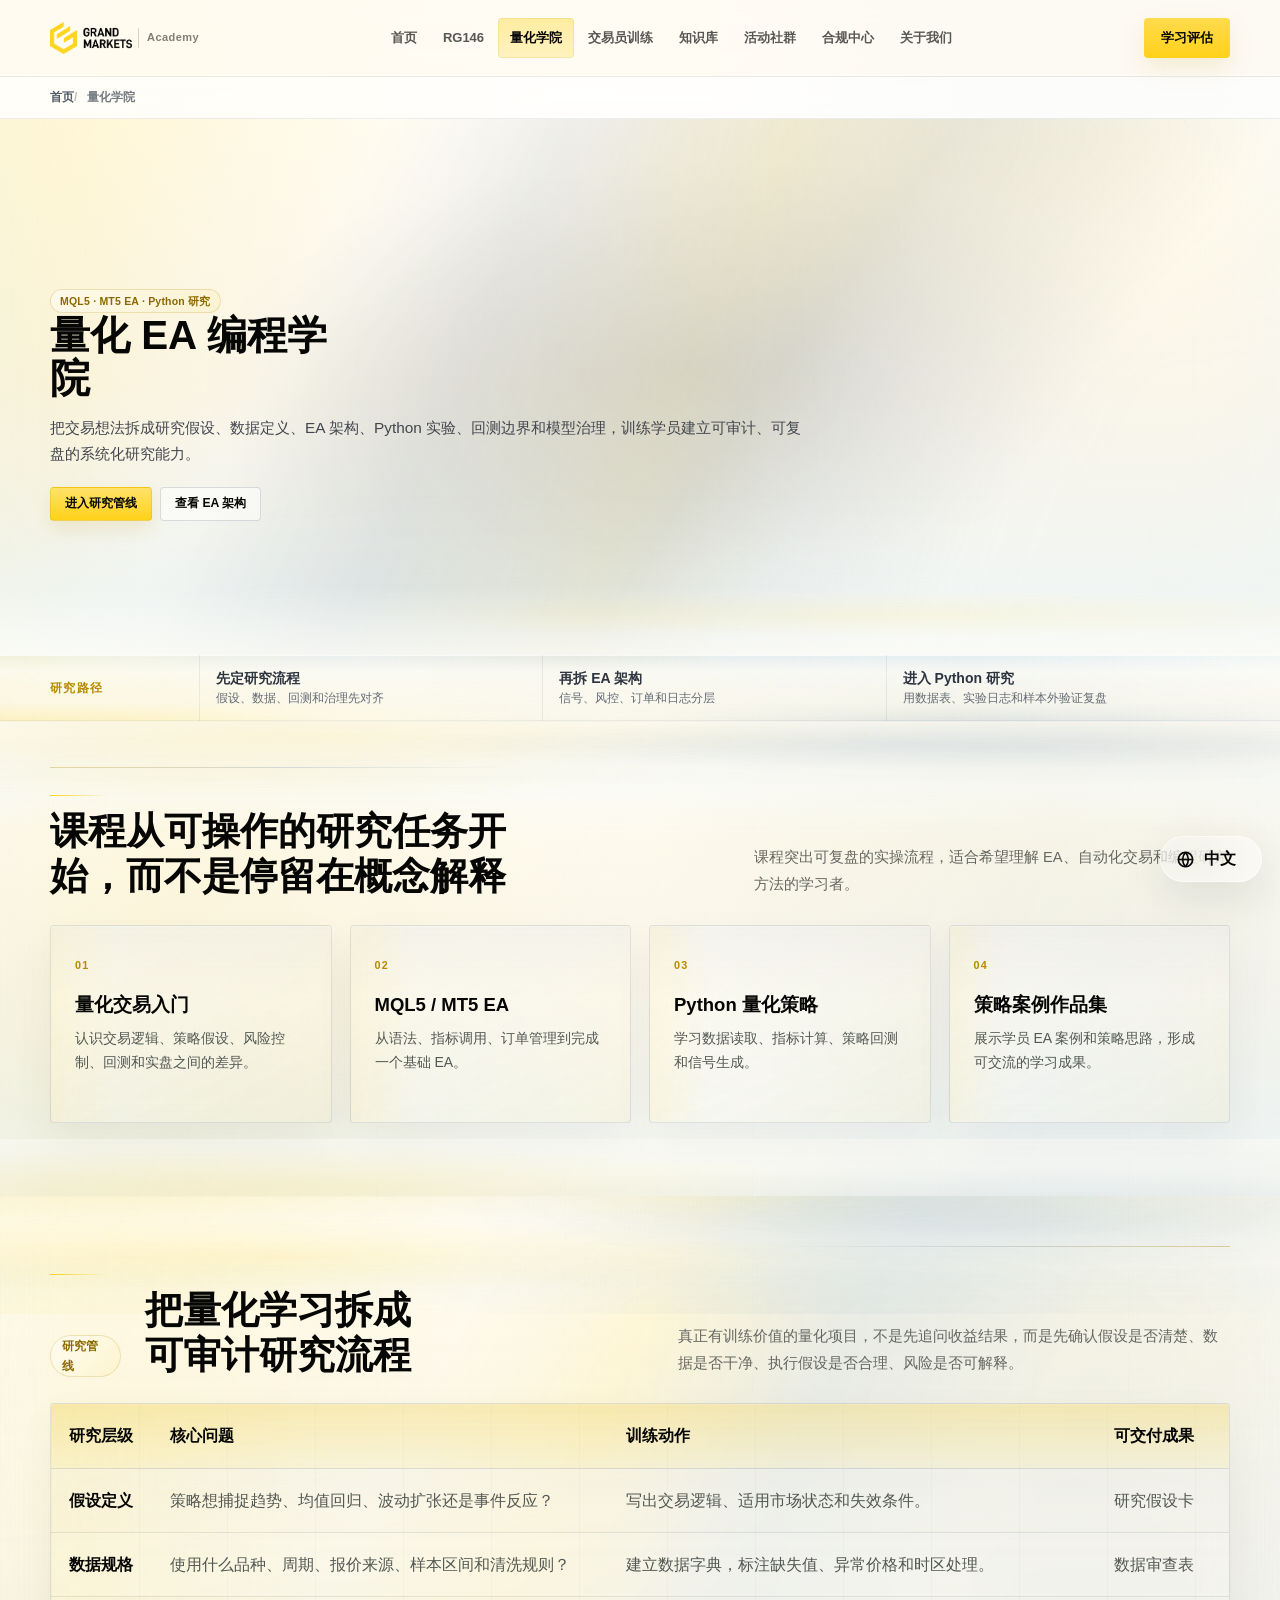
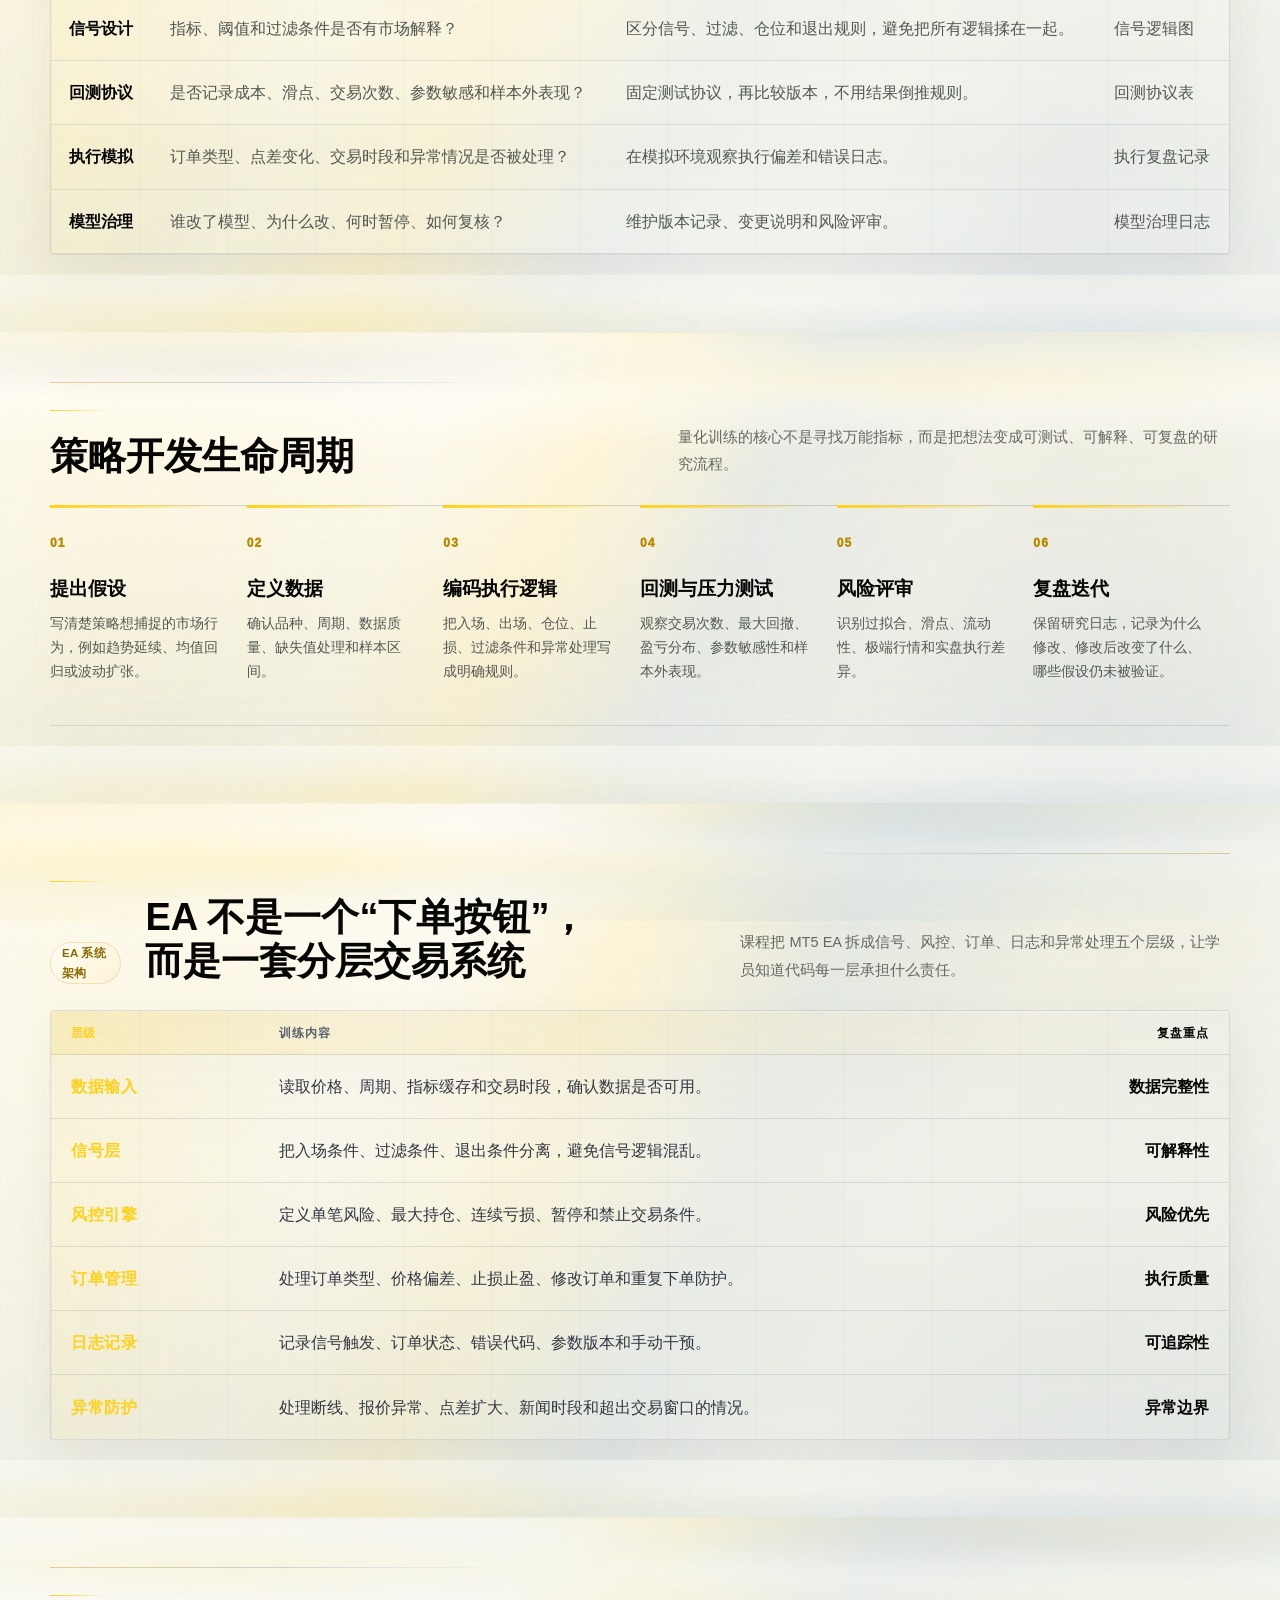
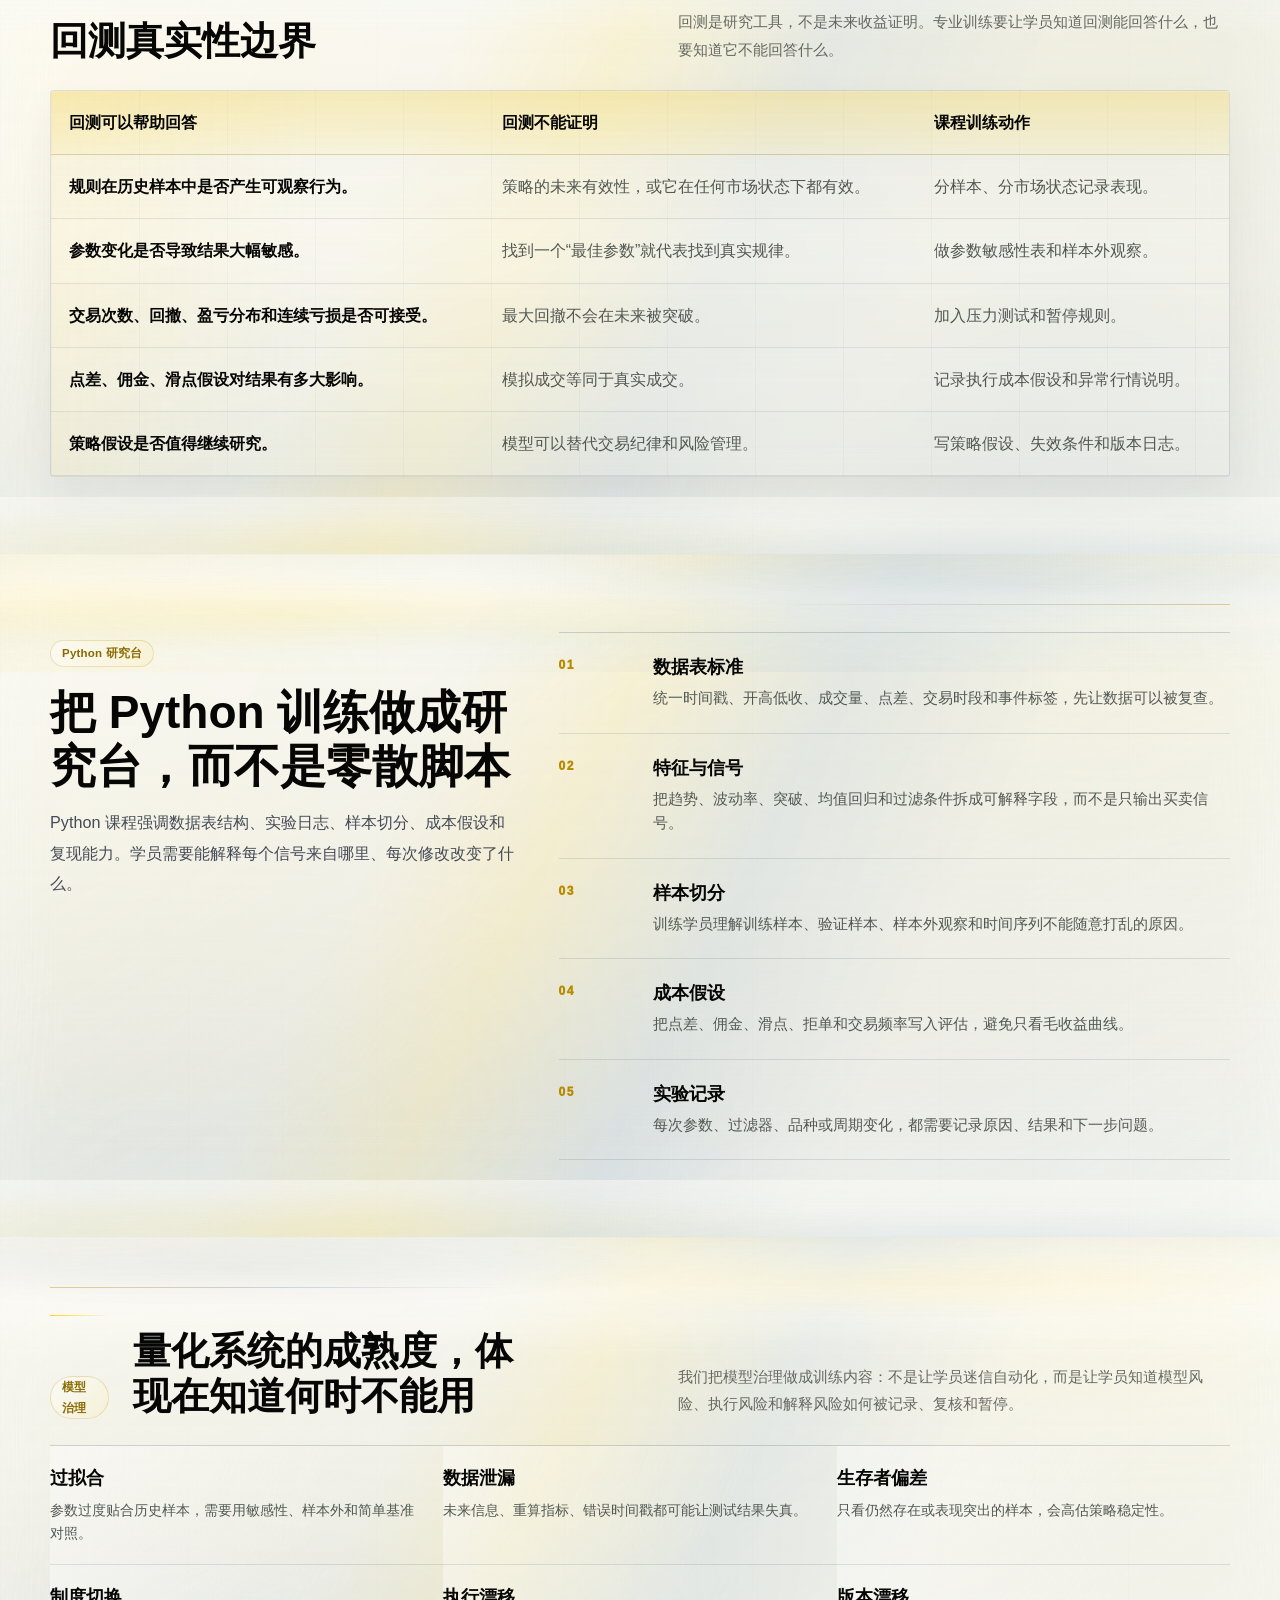
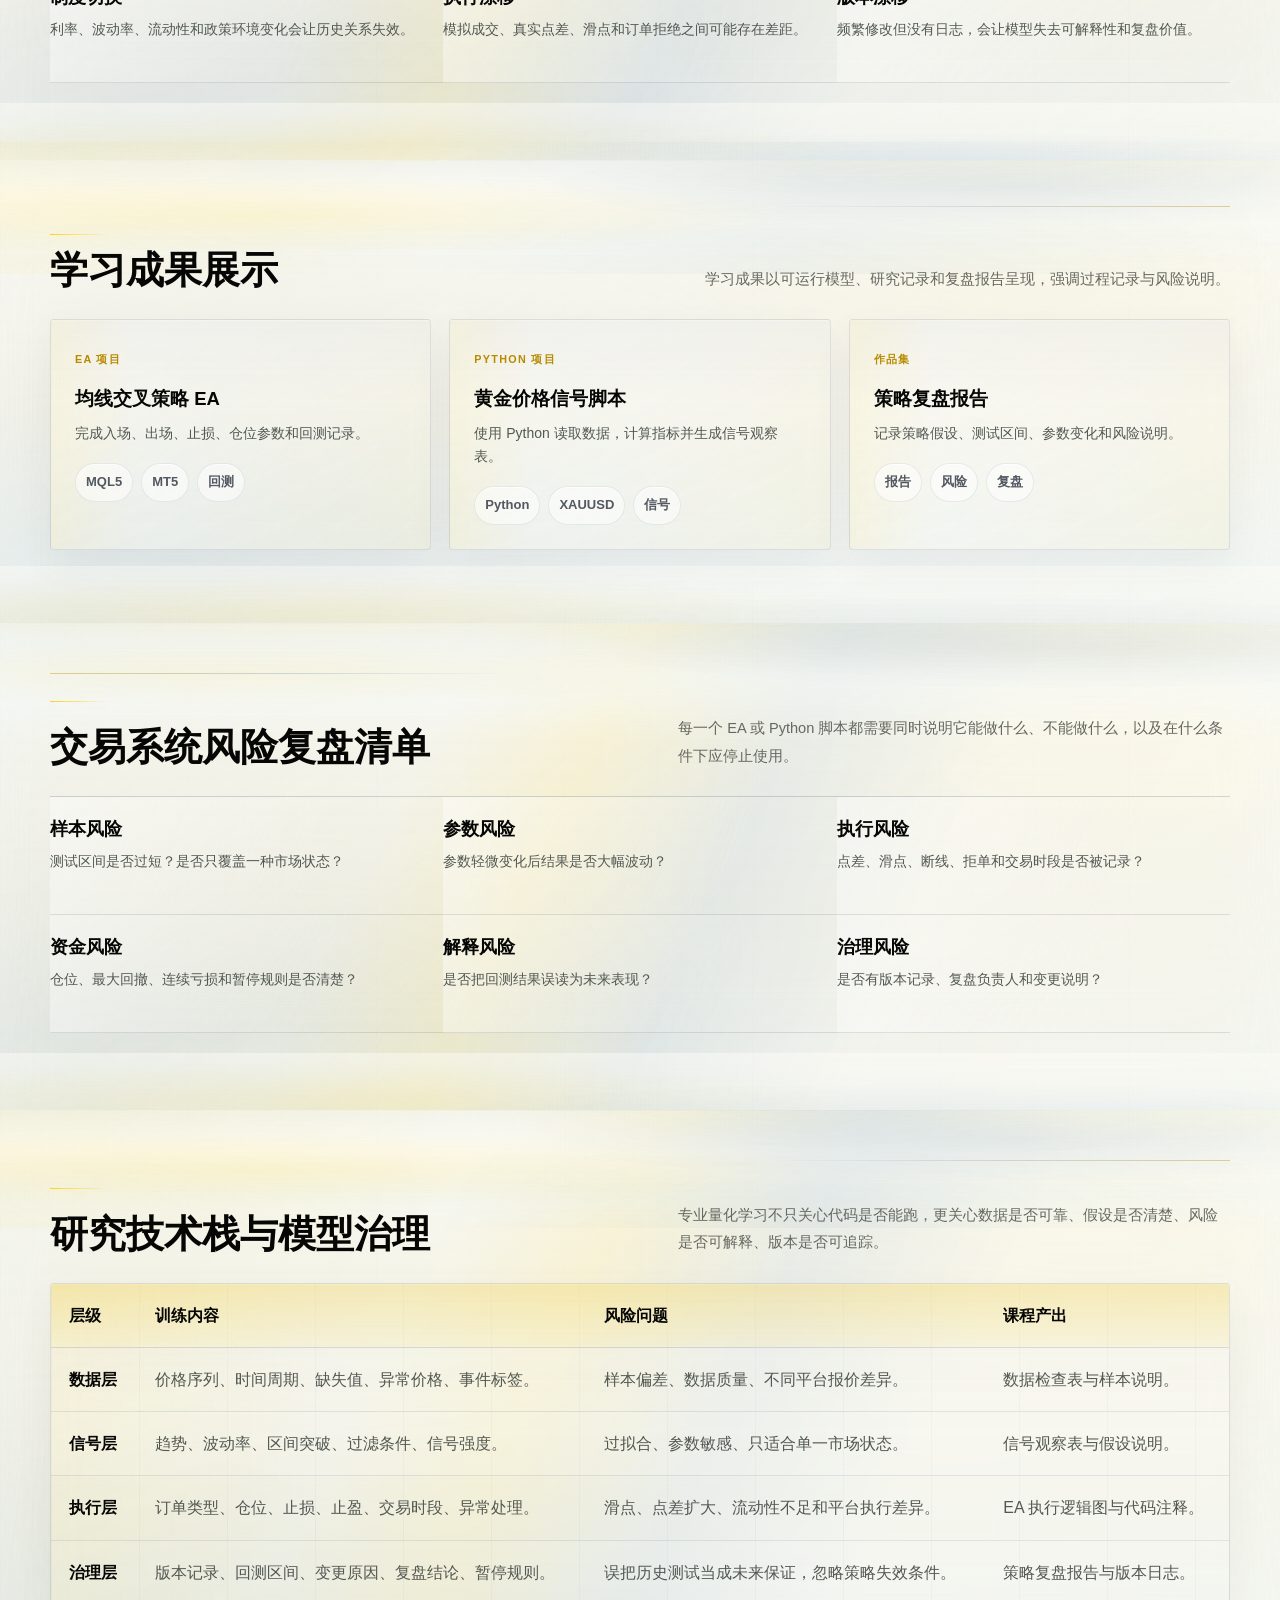
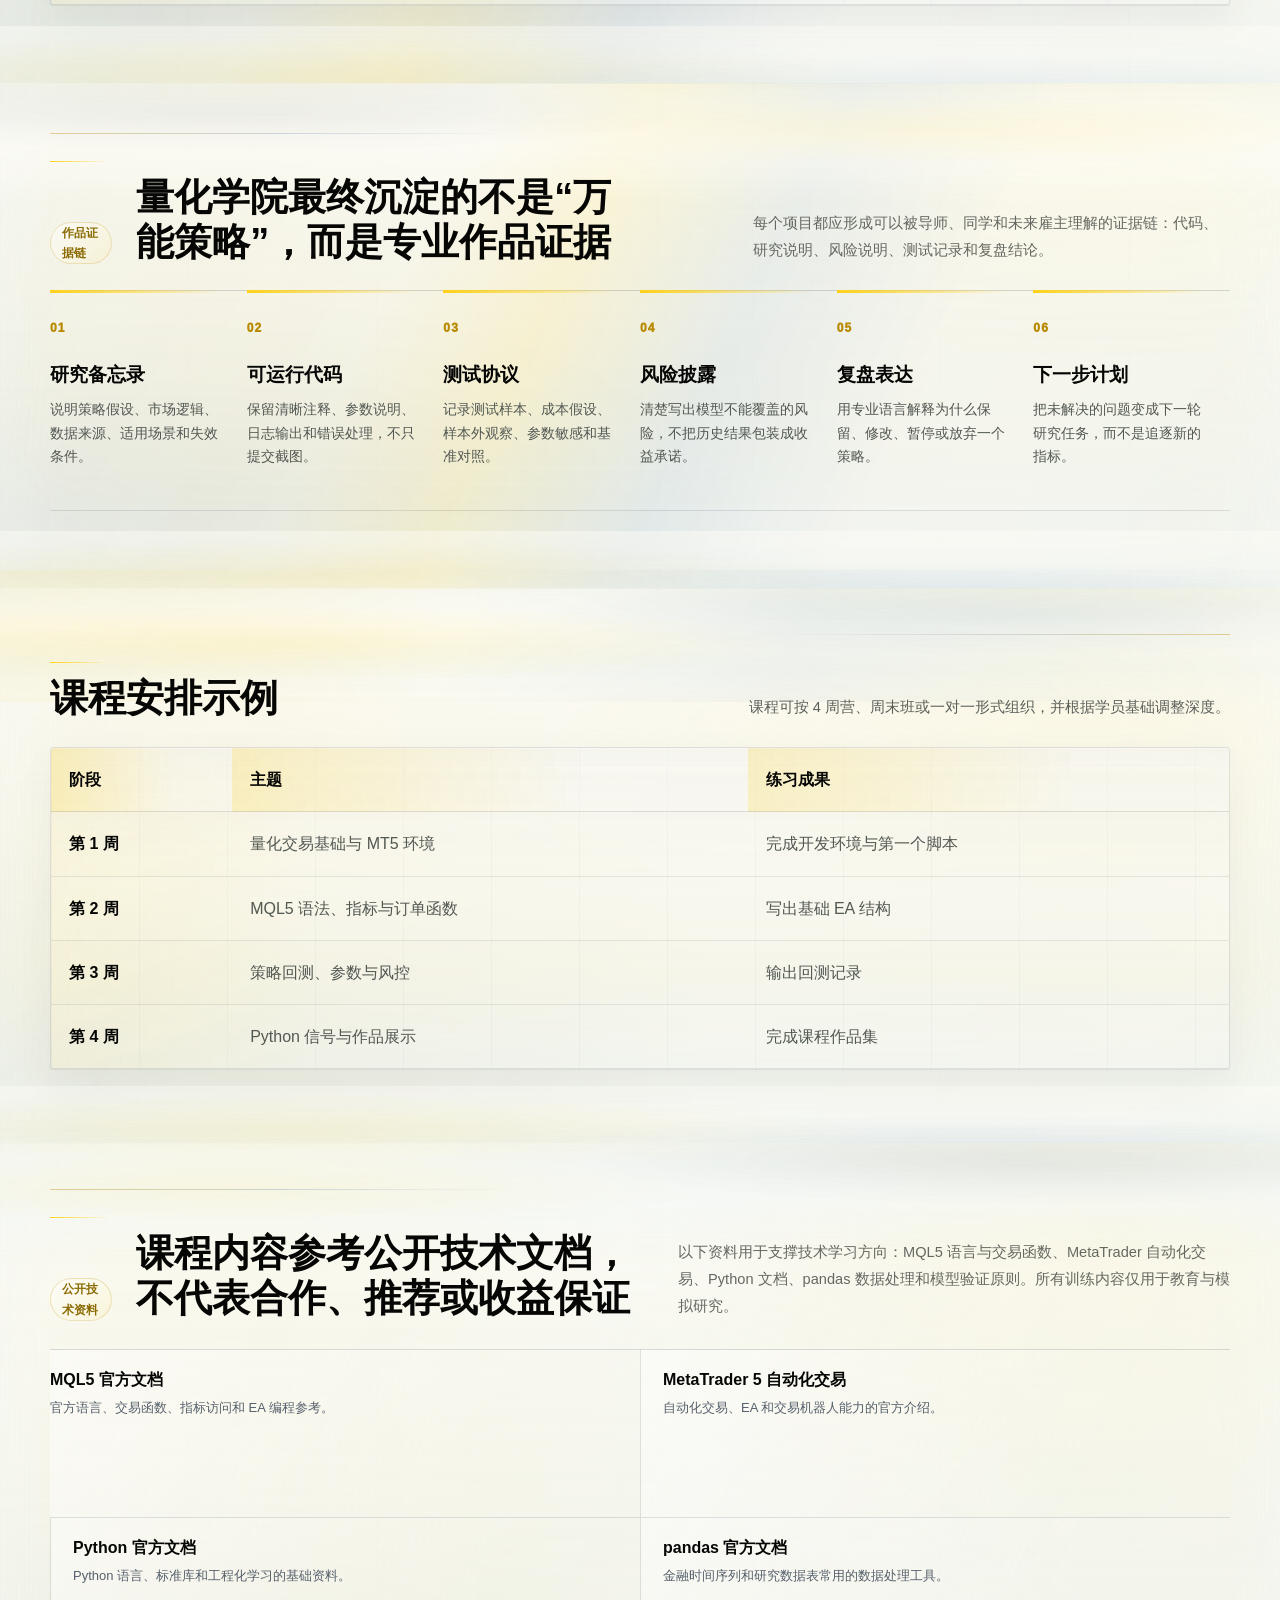
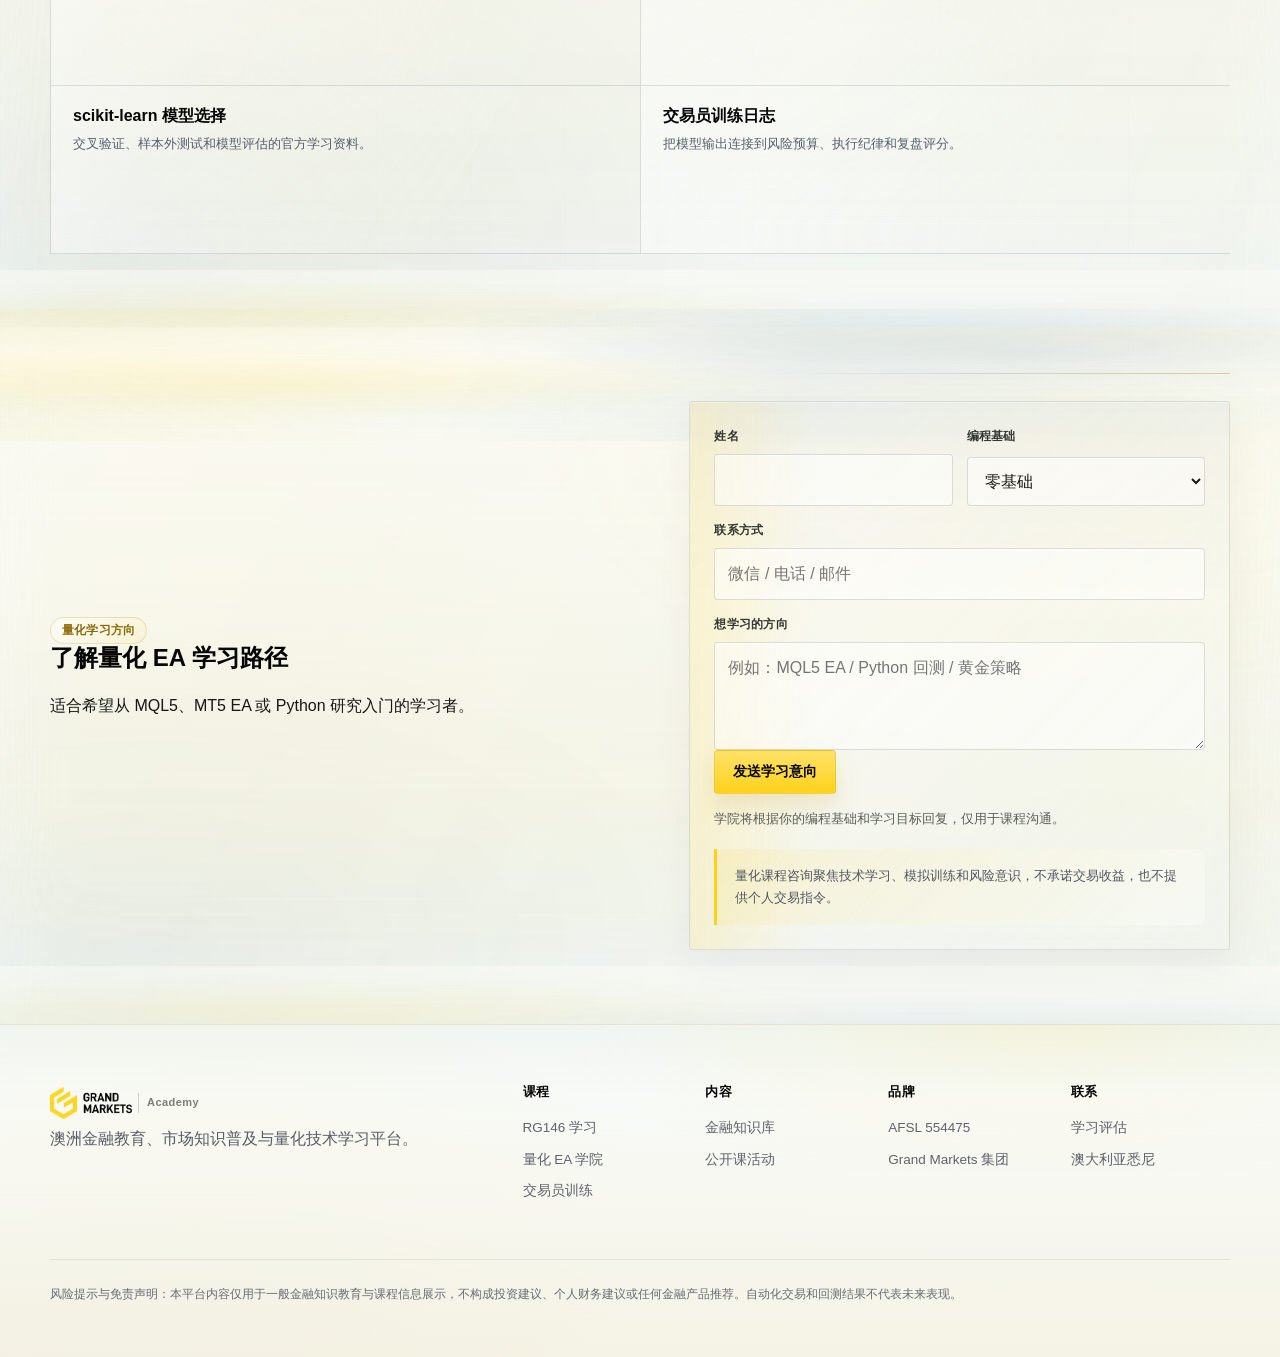
<file: quant.html>
<!doctype html>
<html lang="zh-CN">
<head>
  <meta charset="utf-8">
  <meta name="viewport" content="width=device-width, initial-scale=1">
  <title>量化 EA 编程学院 | MQL5、MT5 EA 与 Python 研究</title>
  <meta name="description" content="学习 MQL5、MT5 EA、Python 量化、策略回测、研究日志、模型治理与自动化交易系统风险边界。">
  <meta name="keywords" content="量化交易课程, MQL5, MT5 EA, Python 量化, 回测, 自动化交易, 模型治理">
  <meta name="robots" content="index,follow,max-snippet:-1,max-image-preview:large,max-video-preview:-1">
  <meta name="author" content="Grand Markets Academy">
  <meta name="theme-color" content="#f6c517">
  <link rel="preload" as="image" href="assets/gm-logo-full.png">
  <link rel="canonical" href="https://www.grandmarkets.com/academy/quant.html?lang=zh">
  <link rel="alternate" hreflang="zh-CN" href="https://www.grandmarkets.com/academy/quant.html?lang=zh">
  <link rel="alternate" hreflang="en" href="https://www.grandmarkets.com/academy/quant.html?lang=en">
  <link rel="alternate" hreflang="x-default" href="https://www.grandmarkets.com/academy/quant.html?lang=en">
  <meta property="og:site_name" content="Grand Markets Academy">
  <meta property="og:type" content="website">
  <meta property="og:title" content="量化 EA 编程学院 | MQL5、MT5 EA 与 Python 研究">
  <meta property="og:description" content="学习 MQL5、MT5 EA、Python 量化、策略回测、研究日志、模型治理与自动化交易系统风险边界。">
  <meta property="og:url" content="https://www.grandmarkets.com/academy/quant.html?lang=zh">
  <meta property="og:image" content="https://www.grandmarkets.com/academy/assets/gm-logo-full.png">
  <meta property="og:locale" content="zh_CN">
  <meta name="twitter:card" content="summary_large_image">
  <meta name="twitter:title" content="量化 EA 编程学院 | MQL5、MT5 EA 与 Python 研究">
  <meta name="twitter:description" content="学习 MQL5、MT5 EA、Python 量化、策略回测、研究日志、模型治理与自动化交易系统风险边界。">
  <meta name="twitter:image" content="https://www.grandmarkets.com/academy/assets/gm-logo-full.png">
  <script type="application/ld+json" data-seo-json>{"@context":"https://schema.org","@graph":[{"@type":"EducationalOrganization","@id":"https://www.grandmarkets.com/academy/#organization","name":"Grand Markets Academy","url":"https://www.grandmarkets.com/academy/","logo":"https://www.grandmarkets.com/academy/assets/gm-logo-full.png","sameAs":["https://www.grandmarkets.com/"],"slogan":"Your Vision. Global Execution."},{"@type":"WebSite","@id":"https://www.grandmarkets.com/academy/#website","name":"Grand Markets Academy","url":"https://www.grandmarkets.com/academy/","publisher":{"@id":"https://www.grandmarkets.com/academy/#organization"},"inLanguage":"zh-CN"},{"@type":"WebPage","@id":"https://www.grandmarkets.com/academy/quant.html?lang=zh#webpage","url":"https://www.grandmarkets.com/academy/quant.html?lang=zh","name":"量化 EA 编程学院 | MQL5、MT5 EA 与 Python 研究","headline":"量化学院","description":"学习 MQL5、MT5 EA、Python 量化、策略回测、研究日志、模型治理与自动化交易系统风险边界。","inLanguage":"zh-CN","isPartOf":{"@id":"https://www.grandmarkets.com/academy/#website"},"publisher":{"@id":"https://www.grandmarkets.com/academy/#organization"}},{"@type":"BreadcrumbList","@id":"https://www.grandmarkets.com/academy/quant.html?lang=zh#breadcrumb","itemListElement":[{"@type":"ListItem","position":1,"name":"首页","item":"https://www.grandmarkets.com/academy/?lang=zh"},{"@type":"ListItem","position":2,"name":"量化学院","item":"https://www.grandmarkets.com/academy/quant.html?lang=zh"}]},{"@type":"Course","@id":"https://www.grandmarkets.com/academy/quant.html?lang=zh#course","name":"量化学院","description":"学习 MQL5、MT5 EA、Python 量化、策略回测、研究日志、模型治理与自动化交易系统风险边界。","provider":{"@id":"https://www.grandmarkets.com/academy/#organization"},"educationalLevel":"Professional education","inLanguage":"zh-CN","teaches":"量化交易课程, MQL5, MT5 EA, Python 量化, 回测, 自动化交易, 模型治理"}]}</script>
  <link rel="stylesheet" href="styles.css?v=20260602-mobilebar01">
</head>
<body>
  <a class="skip-link" href="#main-content"><span data-lang-panel="zh">跳转到主要内容</span><span data-lang-panel="en">Skip to main content</span></a>
  <header class="site-header">
    <nav class="nav" aria-label="主导航">
      <a class="brand" href="index.html"><img class="brand-logo-full" src="assets/gm-logo-full.png" alt="Grand Markets" width="900" height="342"><span class="brand-academy">Academy</span></a>
      <button class="menu-toggle" type="button" aria-label="打开导航" aria-expanded="false" data-menu-toggle>☰</button>
      <div class="nav-links" data-nav-links>
        <a href="index.html">首页</a><a href="rg146.html">RG146</a><a href="quant.html">量化学院</a><a href="traders.html">交易员训练</a><a href="knowledge.html">知识库</a><a href="events.html">活动社群</a><a href="compliance.html">合规中心</a><a href="about.html">About Us</a>
      </div>
      <a class="nav-cta" href="#contact">学习评估</a>
    </nav>
  </header>

  <main id="main-content">
    <section class="hero compact">
      <div class="hero-inner">
        <div class="hero-copy">
          <span class="eyebrow"><span data-lang-panel="zh">MQL5 · MT5 EA · Python 研究</span><span data-lang-panel="en">MQL5 · MT5 EA · Python Research</span></span>
          <h1><span data-lang-panel="zh">量化 EA 编程学院</span><span data-lang-panel="en">Quant EA Programming Academy</span></h1>
          <p><span data-lang-panel="zh">把交易想法拆成研究假设、数据定义、EA 架构、Python 实验、回测边界和模型治理，训练学员建立可审计、可复盘的系统化研究能力。</span><span data-lang-panel="en">Translate trading ideas into research hypotheses, data definitions, EA architecture, Python experiments, backtest boundaries and model governance so learners build auditable, reviewable system-research capability.</span></p>
          <div class="hero-actions">
            <a class="button primary" href="#research-pipeline"><span data-lang-panel="zh">进入研究管线</span><span data-lang-panel="en">Enter Research Pipeline</span></a>
            <a class="button secondary" href="#ea-architecture"><span data-lang-panel="zh">查看 EA 架构</span><span data-lang-panel="en">View EA Architecture</span></a>
          </div>
        </div>
      </div>
    </section>

    <section class="journey-strip" aria-label="Quant next steps">
      <div class="section-inner">
        <div class="journey-bar three">
          <span class="journey-label"><span data-lang-panel="zh">研究路径</span><span data-lang-panel="en">Research Flow</span></span>
          <a href="#research-pipeline"><strong><span data-lang-panel="zh">先定研究流程</span><span data-lang-panel="en">Define Research Flow</span></strong><em><span data-lang-panel="zh">假设、数据、回测和治理先对齐</span><span data-lang-panel="en">Align hypothesis, data, testing and governance</span></em></a>
          <a href="#ea-architecture"><strong><span data-lang-panel="zh">再拆 EA 架构</span><span data-lang-panel="en">Map EA Architecture</span></strong><em><span data-lang-panel="zh">信号、风控、订单和日志分层</span><span data-lang-panel="en">Separate signal, risk, orders and logging</span></em></a>
          <a href="#python-research"><strong><span data-lang-panel="zh">进入 Python 研究</span><span data-lang-panel="en">Enter Python Research</span></strong><em><span data-lang-panel="zh">用数据表、实验日志和样本外验证复盘</span><span data-lang-panel="en">Use data tables, logs and out-of-sample checks</span></em></a>
        </div>
      </div>
    </section>

    <section id="courses">
      <div class="section-inner">
        <div class="section-head">
          <h2>课程从可操作的研究任务开始，而不是停留在概念解释</h2>
          <p>课程突出可复盘的实操流程，适合希望理解 EA、自动化交易和编程研究方法的学习者。</p>
        </div>
        <div class="grid four">
          <article class="card"><span class="kicker">01</span><h3>量化交易入门</h3><p>认识交易逻辑、策略假设、风险控制、回测和实盘之间的差异。</p></article>
          <article class="card"><span class="kicker">02</span><h3>MQL5 / MT5 EA</h3><p>从语法、指标调用、订单管理到完成一个基础 EA。</p></article>
          <article class="card"><span class="kicker">03</span><h3>Python 量化策略</h3><p>学习数据读取、指标计算、策略回测和信号生成。</p></article>
          <article class="card"><span class="kicker">04</span><h3>策略案例作品集</h3><p>展示学员 EA 案例和策略思路，形成可交流的学习成果。</p></article>
        </div>
      </div>
    </section>

    <section id="research-pipeline" class="depth-section alt">
      <div class="section-inner">
        <div data-lang-panel="zh">
          <div class="section-head">
            <span class="eyebrow">研究管线</span>
            <h2>把量化学习拆成可审计研究流程</h2>
            <p>真正有训练价值的量化项目，不是先追问收益结果，而是先确认假设是否清楚、数据是否干净、执行假设是否合理、风险是否可解释。</p>
          </div>
          <div class="table-wrap knowledge-matrix">
            <table>
              <thead><tr><th>研究层级</th><th>核心问题</th><th>训练动作</th><th>可交付成果</th></tr></thead>
              <tbody>
                <tr><td>假设定义</td><td>策略想捕捉趋势、均值回归、波动扩张还是事件反应？</td><td>写出交易逻辑、适用市场状态和失效条件。</td><td>研究假设卡</td></tr>
                <tr><td>数据规格</td><td>使用什么品种、周期、报价来源、样本区间和清洗规则？</td><td>建立数据字典，标注缺失值、异常价格和时区处理。</td><td>数据审查表</td></tr>
                <tr><td>信号设计</td><td>指标、阈值和过滤条件是否有市场解释？</td><td>区分信号、过滤、仓位和退出规则，避免把所有逻辑揉在一起。</td><td>信号逻辑图</td></tr>
                <tr><td>回测协议</td><td>是否记录成本、滑点、交易次数、参数敏感和样本外表现？</td><td>固定测试协议，再比较版本，不用结果倒推规则。</td><td>回测协议表</td></tr>
                <tr><td>执行模拟</td><td>订单类型、点差变化、交易时段和异常情况是否被处理？</td><td>在模拟环境观察执行偏差和错误日志。</td><td>执行复盘记录</td></tr>
                <tr><td>模型治理</td><td>谁改了模型、为什么改、何时暂停、如何复核？</td><td>维护版本记录、变更说明和风险评审。</td><td>模型治理日志</td></tr>
              </tbody>
            </table>
          </div>
        </div>
        <div data-lang-panel="en">
          <div class="section-head">
            <span class="eyebrow">Research Pipeline</span>
            <h2>Turn quant learning into an auditable research process</h2>
            <p>A useful quantitative project should not begin with return expectations. It should ask whether the hypothesis is clear, data is clean, execution assumptions are reasonable and risk is explainable.</p>
          </div>
          <div class="table-wrap knowledge-matrix">
            <table>
              <thead><tr><th>Research Layer</th><th>Core Question</th><th>Training Action</th><th>Deliverable</th></tr></thead>
              <tbody>
                <tr><td>Hypothesis</td><td>Does the strategy target trend, mean reversion, volatility expansion or event response?</td><td>Write trading logic, applicable regimes and invalidation conditions.</td><td>Research thesis card</td></tr>
                <tr><td>Data Specification</td><td>Which instrument, timeframe, quote source, sample and cleaning rules are used?</td><td>Build a data dictionary covering missing values, abnormal prices and time-zone handling.</td><td>Data review sheet</td></tr>
                <tr><td>Signal Design</td><td>Do indicators, thresholds and filters have a market explanation?</td><td>Separate signal, filter, sizing and exit rules instead of mixing all logic together.</td><td>Signal logic map</td></tr>
                <tr><td>Backtest Protocol</td><td>Are costs, slippage, trade count, parameter sensitivity and out-of-sample behaviour recorded?</td><td>Fix the testing protocol before comparing versions; do not reverse-engineer rules from outcomes.</td><td>Backtest protocol</td></tr>
                <tr><td>Execution Simulation</td><td>Are order type, spread variation, trading hours and exceptions handled?</td><td>Observe execution gaps and error logs in a simulated environment.</td><td>Execution review log</td></tr>
                <tr><td>Model Governance</td><td>Who changed the model, why, when should it pause and how is it reviewed?</td><td>Maintain version records, change notes and risk reviews.</td><td>Model governance log</td></tr>
              </tbody>
            </table>
          </div>
        </div>
      </div>
    </section>

    <section class="depth-section alt">
      <div class="section-inner">
        <div data-lang-panel="zh">
          <div class="section-head">
            <h2>策略开发生命周期</h2>
            <p>量化训练的核心不是寻找万能指标，而是把想法变成可测试、可解释、可复盘的研究流程。</p>
          </div>
          <div class="process-rail">
            <div><span>01</span><strong>提出假设</strong><p>写清楚策略想捕捉的市场行为，例如趋势延续、均值回归或波动扩张。</p></div>
            <div><span>02</span><strong>定义数据</strong><p>确认品种、周期、数据质量、缺失值处理和样本区间。</p></div>
            <div><span>03</span><strong>编码执行逻辑</strong><p>把入场、出场、仓位、止损、过滤条件和异常处理写成明确规则。</p></div>
            <div><span>04</span><strong>回测与压力测试</strong><p>观察交易次数、最大回撤、盈亏分布、参数敏感性和样本外表现。</p></div>
            <div><span>05</span><strong>风险评审</strong><p>识别过拟合、滑点、流动性、极端行情和实盘执行差异。</p></div>
            <div><span>06</span><strong>复盘迭代</strong><p>保留研究日志，记录为什么修改、修改后改变了什么、哪些假设仍未被验证。</p></div>
          </div>
        </div>
        <div data-lang-panel="en">
          <div class="section-head">
            <h2>Strategy Development Lifecycle</h2>
            <p>The core of quantitative training is not finding a universal indicator. It is turning an idea into a testable, explainable and reviewable research process.</p>
          </div>
          <div class="process-rail">
            <div><span>01</span><strong>State the Hypothesis</strong><p>Describe the market behaviour the strategy aims to capture, such as trend continuation, mean reversion or volatility expansion.</p></div>
            <div><span>02</span><strong>Define the Data</strong><p>Confirm instruments, timeframe, data quality, missing-value handling and sample period.</p></div>
            <div><span>03</span><strong>Code Execution Logic</strong><p>Translate entry, exit, sizing, stop, filter conditions and exception handling into explicit rules.</p></div>
            <div><span>04</span><strong>Backtest and Stress Test</strong><p>Review trade count, drawdown, return distribution, parameter sensitivity and out-of-sample behaviour.</p></div>
            <div><span>05</span><strong>Risk Review</strong><p>Identify overfitting, slippage, liquidity, extreme regimes and live-execution gaps.</p></div>
            <div><span>06</span><strong>Review and Iterate</strong><p>Keep a research log explaining why changes were made, what changed and which assumptions remain untested.</p></div>
          </div>
        </div>
      </div>
    </section>

    <section id="ea-architecture" class="depth-section">
      <div class="section-inner">
        <div data-lang-panel="zh">
          <div class="section-head">
            <span class="eyebrow">EA 系统架构</span>
            <h2>EA 不是一个“下单按钮”，而是一套分层交易系统</h2>
            <p>课程把 MT5 EA 拆成信号、风控、订单、日志和异常处理五个层级，让学员知道代码每一层承担什么责任。</p>
          </div>
          <div class="terminal-table">
            <div class="terminal-row terminal-head"><span>层级</span><span>训练内容</span><strong>复盘重点</strong></div>
            <div class="terminal-row"><span>数据输入</span><span>读取价格、周期、指标缓存和交易时段，确认数据是否可用。</span><strong>数据完整性</strong></div>
            <div class="terminal-row"><span>信号层</span><span>把入场条件、过滤条件、退出条件分离，避免信号逻辑混乱。</span><strong>可解释性</strong></div>
            <div class="terminal-row"><span>风控引擎</span><span>定义单笔风险、最大持仓、连续亏损、暂停和禁止交易条件。</span><strong>风险优先</strong></div>
            <div class="terminal-row"><span>订单管理</span><span>处理订单类型、价格偏差、止损止盈、修改订单和重复下单防护。</span><strong>执行质量</strong></div>
            <div class="terminal-row"><span>日志记录</span><span>记录信号触发、订单状态、错误代码、参数版本和手动干预。</span><strong>可追踪性</strong></div>
            <div class="terminal-row"><span>异常防护</span><span>处理断线、报价异常、点差扩大、新闻时段和超出交易窗口的情况。</span><strong>异常边界</strong></div>
          </div>
        </div>
        <div data-lang-panel="en">
          <div class="section-head">
            <span class="eyebrow">EA Architecture</span>
            <h2>An EA is not an order button. It is a layered trading system</h2>
            <p>The course separates an MT5 EA into signal, risk, order, logging and exception layers so learners understand the responsibility of each code layer.</p>
          </div>
          <div class="terminal-table">
            <div class="terminal-row terminal-head"><span>Layer</span><span>Training Content</span><strong>Review Focus</strong></div>
            <div class="terminal-row"><span>Data Feed</span><span>Read price, timeframe, indicator buffers and trading sessions; confirm data availability.</span><strong>Data Integrity</strong></div>
            <div class="terminal-row"><span>Signal Layer</span><span>Separate entry conditions, filters and exits to avoid tangled signal logic.</span><strong>Explainability</strong></div>
            <div class="terminal-row"><span>Risk Engine</span><span>Define per-trade risk, maximum exposure, losing streak, pause and no-trade conditions.</span><strong>Risk First</strong></div>
            <div class="terminal-row"><span>Order Manager</span><span>Handle order type, price deviation, stop and target, order modification and duplicate-order protection.</span><strong>Execution Quality</strong></div>
            <div class="terminal-row"><span>Journal Logger</span><span>Record signal triggers, order status, error codes, parameter versions and manual intervention.</span><strong>Traceability</strong></div>
            <div class="terminal-row"><span>Exception Guard</span><span>Handle disconnections, abnormal quotes, wider spreads, news windows and trading-session limits.</span><strong>Exception Boundaries</strong></div>
          </div>
        </div>
      </div>
    </section>

    <section class="depth-section">
      <div class="section-inner">
        <div data-lang-panel="zh">
          <div class="section-head">
            <h2>回测真实性边界</h2>
            <p>回测是研究工具，不是未来收益证明。专业训练要让学员知道回测能回答什么，也要知道它不能回答什么。</p>
          </div>
          <div class="table-wrap knowledge-matrix">
            <table>
              <thead><tr><th>回测可以帮助回答</th><th>回测不能证明</th><th>课程训练动作</th></tr></thead>
              <tbody>
                <tr><td>规则在历史样本中是否产生可观察行为。</td><td>策略的未来有效性，或它在任何市场状态下都有效。</td><td>分样本、分市场状态记录表现。</td></tr>
                <tr><td>参数变化是否导致结果大幅敏感。</td><td>找到一个“最佳参数”就代表找到真实规律。</td><td>做参数敏感性表和样本外观察。</td></tr>
                <tr><td>交易次数、回撤、盈亏分布和连续亏损是否可接受。</td><td>最大回撤不会在未来被突破。</td><td>加入压力测试和暂停规则。</td></tr>
                <tr><td>点差、佣金、滑点假设对结果有多大影响。</td><td>模拟成交等同于真实成交。</td><td>记录执行成本假设和异常行情说明。</td></tr>
                <tr><td>策略假设是否值得继续研究。</td><td>模型可以替代交易纪律和风险管理。</td><td>写策略假设、失效条件和版本日志。</td></tr>
              </tbody>
            </table>
          </div>
        </div>
        <div data-lang-panel="en">
          <div class="section-head">
            <h2>Truth Boundaries of Backtesting</h2>
            <p>A backtest is a research tool, not proof of future outcomes. Professional training should teach what backtests can answer and what they cannot prove.</p>
          </div>
          <div class="table-wrap knowledge-matrix">
            <table>
              <thead><tr><th>Backtests Can Help Answer</th><th>Backtests Cannot Prove</th><th>Course Training Action</th></tr></thead>
              <tbody>
                <tr><td>Whether rules produced observable behaviour in historical samples.</td><td>Future effectiveness or effectiveness across every regime.</td><td>Record performance by sample and market regime.</td></tr>
                <tr><td>Whether parameter changes create material sensitivity.</td><td>That one optimal parameter represents a real market law.</td><td>Build parameter sensitivity and out-of-sample checks.</td></tr>
                <tr><td>Whether trade count, drawdown, distribution and losing streaks are tolerable.</td><td>That future drawdown will not exceed historical drawdown.</td><td>Add stress tests and pause rules.</td></tr>
                <tr><td>How spreads, commissions and slippage assumptions affect results.</td><td>That simulated execution equals live execution.</td><td>Document cost assumptions and abnormal market conditions.</td></tr>
                <tr><td>Whether the strategy hypothesis deserves further research.</td><td>That a model can replace discipline and risk management.</td><td>Write assumptions, invalidation conditions and version logs.</td></tr>
              </tbody>
            </table>
          </div>
        </div>
      </div>
    </section>

    <section id="python-research" class="depth-section alt">
      <div class="section-inner depth-layout">
        <div class="depth-copy" data-lang-panel="zh">
          <span class="eyebrow">Python 研究台</span>
          <h3>把 Python 训练做成研究台，而不是零散脚本</h3>
          <p>Python 课程强调数据表结构、实验日志、样本切分、成本假设和复现能力。学员需要能解释每个信号来自哪里、每次修改改变了什么。</p>
        </div>
        <div class="depth-copy" data-lang-panel="en">
          <span class="eyebrow">Python Research Desk</span>
          <h3>Make Python training a research desk, not scattered scripts</h3>
          <p>The Python pathway emphasizes data-table structure, experiment logs, sample splits, cost assumptions and reproducibility. Learners should explain where each signal came from and what each change altered.</p>
        </div>
        <div class="depth-rows" data-lang-panel="zh">
          <div class="depth-row"><span>01</span><strong>数据表标准</strong><p>统一时间戳、开高低收、成交量、点差、交易时段和事件标签，先让数据可以被复查。</p></div>
          <div class="depth-row"><span>02</span><strong>特征与信号</strong><p>把趋势、波动率、突破、均值回归和过滤条件拆成可解释字段，而不是只输出买卖信号。</p></div>
          <div class="depth-row"><span>03</span><strong>样本切分</strong><p>训练学员理解训练样本、验证样本、样本外观察和时间序列不能随意打乱的原因。</p></div>
          <div class="depth-row"><span>04</span><strong>成本假设</strong><p>把点差、佣金、滑点、拒单和交易频率写入评估，避免只看毛收益曲线。</p></div>
          <div class="depth-row"><span>05</span><strong>实验记录</strong><p>每次参数、过滤器、品种或周期变化，都需要记录原因、结果和下一步问题。</p></div>
        </div>
        <div class="depth-rows" data-lang-panel="en">
          <div class="depth-row"><span>01</span><strong>Data Table Standards</strong><p>Standardize timestamp, open-high-low-close, volume, spread, trading session and event labels so data can be reviewed.</p></div>
          <div class="depth-row"><span>02</span><strong>Features and Signals</strong><p>Separate trend, volatility, breakout, mean reversion and filters into explainable fields rather than only outputting buy/sell signals.</p></div>
          <div class="depth-row"><span>03</span><strong>Sample Splits</strong><p>Teach why training, validation, out-of-sample observation and time-series ordering should be handled carefully.</p></div>
          <div class="depth-row"><span>04</span><strong>Cost Assumptions</strong><p>Include spreads, commission, slippage, rejections and trading frequency so evaluation is not based only on gross curves.</p></div>
          <div class="depth-row"><span>05</span><strong>Experiment Records</strong><p>Every parameter, filter, instrument or timeframe change should record the reason, result and next research question.</p></div>
        </div>
      </div>
    </section>

    <section id="model-governance" class="depth-section">
      <div class="section-inner">
        <div data-lang-panel="zh">
          <div class="section-head">
            <span class="eyebrow">模型治理</span>
            <h2>量化系统的成熟度，体现在知道何时不能用</h2>
            <p>我们把模型治理做成训练内容：不是让学员迷信自动化，而是让学员知道模型风险、执行风险和解释风险如何被记录、复核和暂停。</p>
          </div>
          <div class="glossary-strip risk-strip">
            <div><strong>过拟合</strong><span>参数过度贴合历史样本，需要用敏感性、样本外和简单基准对照。</span></div>
            <div><strong>数据泄漏</strong><span>未来信息、重算指标、错误时间戳都可能让测试结果失真。</span></div>
            <div><strong>生存者偏差</strong><span>只看仍然存在或表现突出的样本，会高估策略稳定性。</span></div>
            <div><strong>制度切换</strong><span>利率、波动率、流动性和政策环境变化会让历史关系失效。</span></div>
            <div><strong>执行漂移</strong><span>模拟成交、真实点差、滑点和订单拒绝之间可能存在差距。</span></div>
            <div><strong>版本漂移</strong><span>频繁修改但没有日志，会让模型失去可解释性和复盘价值。</span></div>
          </div>
        </div>
        <div data-lang-panel="en">
          <div class="section-head">
            <span class="eyebrow">Model Governance</span>
            <h2>A mature quant system knows when it should not be used</h2>
            <p>Model governance is part of the training: learners should not worship automation. They should learn how model risk, execution risk and interpretation risk are recorded, reviewed and paused.</p>
          </div>
          <div class="glossary-strip risk-strip">
            <div><strong>Overfitting</strong><span>Parameters may fit historical samples too closely; sensitivity, out-of-sample checks and simple benchmarks are needed.</span></div>
            <div><strong>Data Leakage</strong><span>Future information, recalculated indicators and wrong timestamps can distort test results.</span></div>
            <div><strong>Survivorship Bias</strong><span>Using only surviving or successful samples can overstate strategy stability.</span></div>
            <div><strong>Regime Shift</strong><span>Changes in rates, volatility, liquidity and policy regimes can invalidate historical relationships.</span></div>
            <div><strong>Execution Drift</strong><span>Simulated fills may differ from real spreads, slippage and order rejections.</span></div>
            <div><strong>Version Drift</strong><span>Frequent changes without logs reduce explainability and review value.</span></div>
          </div>
        </div>
      </div>
    </section>

    <section>
      <div class="section-inner">
        <div class="section-head">
          <h2>学习成果展示</h2>
          <p>学习成果以可运行模型、研究记录和复盘报告呈现，强调过程记录与风险说明。</p>
        </div>
        <div class="grid three">
          <a class="article-card" href="topic.html?article=moving-average-ea"><span class="kicker">EA 项目</span><h3>均线交叉策略 EA</h3><p>完成入场、出场、止损、仓位参数和回测记录。</p><div class="tag-row"><span class="tag">MQL5</span><span class="tag">MT5</span><span class="tag">回测</span></div></a>
          <a class="article-card" href="topic.html?article=python-gold-signal"><span class="kicker">Python 项目</span><h3>黄金价格信号脚本</h3><p>使用 Python 读取数据，计算指标并生成信号观察表。</p><div class="tag-row"><span class="tag">Python</span><span class="tag">XAUUSD</span><span class="tag">信号</span></div></a>
          <a class="article-card" href="topic.html?article=strategy-review"><span class="kicker">作品集</span><h3>策略复盘报告</h3><p>记录策略假设、测试区间、参数变化和风险说明。</p><div class="tag-row"><span class="tag">报告</span><span class="tag">风险</span><span class="tag">复盘</span></div></a>
        </div>
      </div>
    </section>

    <section class="depth-section">
      <div class="section-inner">
        <div data-lang-panel="zh">
          <div class="section-head">
            <h2>交易系统风险复盘清单</h2>
            <p>每一个 EA 或 Python 脚本都需要同时说明它能做什么、不能做什么，以及在什么条件下应停止使用。</p>
          </div>
          <div class="glossary-strip risk-strip">
            <div><strong>样本风险</strong><span>测试区间是否过短？是否只覆盖一种市场状态？</span></div>
            <div><strong>参数风险</strong><span>参数轻微变化后结果是否大幅波动？</span></div>
            <div><strong>执行风险</strong><span>点差、滑点、断线、拒单和交易时段是否被记录？</span></div>
            <div><strong>资金风险</strong><span>仓位、最大回撤、连续亏损和暂停规则是否清楚？</span></div>
            <div><strong>解释风险</strong><span>是否把回测结果误读为未来表现？</span></div>
            <div><strong>治理风险</strong><span>是否有版本记录、复盘负责人和变更说明？</span></div>
          </div>
        </div>
        <div data-lang-panel="en">
          <div class="section-head">
            <h2>Trading System Risk Review Checklist</h2>
            <p>Every EA or Python script should explain what it can do, what it cannot do and under what conditions it should stop being used.</p>
          </div>
          <div class="glossary-strip risk-strip">
            <div><strong>Sample Risk</strong><span>Is the test period too short? Does it cover only one market regime?</span></div>
            <div><strong>Parameter Risk</strong><span>Do small parameter changes materially alter the result?</span></div>
            <div><strong>Execution Risk</strong><span>Are spreads, slippage, disconnections, rejections and trading hours recorded?</span></div>
            <div><strong>Capital Risk</strong><span>Are sizing, drawdown, losing streak and pause rules clear?</span></div>
            <div><strong>Interpretation Risk</strong><span>Is the backtest being misread as future performance?</span></div>
            <div><strong>Governance Risk</strong><span>Are version records, reviewers and change notes maintained?</span></div>
          </div>
        </div>
      </div>
    </section>

    <section class="depth-section alt">
      <div class="section-inner">
        <div data-lang-panel="zh">
          <div class="section-head">
            <h2>研究技术栈与模型治理</h2>
            <p>专业量化学习不只关心代码是否能跑，更关心数据是否可靠、假设是否清楚、风险是否可解释、版本是否可追踪。</p>
          </div>
          <div class="table-wrap knowledge-matrix">
            <table>
              <thead><tr><th>层级</th><th>训练内容</th><th>风险问题</th><th>课程产出</th></tr></thead>
              <tbody>
                <tr><td>数据层</td><td>价格序列、时间周期、缺失值、异常价格、事件标签。</td><td>样本偏差、数据质量、不同平台报价差异。</td><td>数据检查表与样本说明。</td></tr>
                <tr><td>信号层</td><td>趋势、波动率、区间突破、过滤条件、信号强度。</td><td>过拟合、参数敏感、只适合单一市场状态。</td><td>信号观察表与假设说明。</td></tr>
                <tr><td>执行层</td><td>订单类型、仓位、止损、止盈、交易时段、异常处理。</td><td>滑点、点差扩大、流动性不足和平台执行差异。</td><td>EA 执行逻辑图与代码注释。</td></tr>
                <tr><td>治理层</td><td>版本记录、回测区间、变更原因、复盘结论、暂停规则。</td><td>误把历史测试当成未来保证，忽略策略失效条件。</td><td>策略复盘报告与版本日志。</td></tr>
              </tbody>
            </table>
          </div>
        </div>
        <div data-lang-panel="en">
          <div class="section-head">
            <h2>Research Stack and Model Governance</h2>
            <p>Professional quantitative learning is not only about whether code runs. It asks whether data is reliable, assumptions are clear, risk is explainable and versions are traceable.</p>
          </div>
          <div class="table-wrap knowledge-matrix">
            <table>
              <thead><tr><th>Layer</th><th>Training Content</th><th>Risk Question</th><th>Course Output</th></tr></thead>
              <tbody>
                <tr><td>Data Layer</td><td>Price series, timeframe, missing values, abnormal prices and event labels.</td><td>Sample bias, data quality and quotation differences across platforms.</td><td>Data checklist and sample note.</td></tr>
                <tr><td>Signal Layer</td><td>Trend, volatility, range break, filters and signal strength.</td><td>Overfitting, parameter sensitivity and dependence on one market regime.</td><td>Signal watchlist and hypothesis note.</td></tr>
                <tr><td>Execution Layer</td><td>Order types, sizing, stops, targets, trading hours and exception handling.</td><td>Slippage, wider spreads, limited liquidity and execution differences.</td><td>EA logic diagram and code comments.</td></tr>
                <tr><td>Governance Layer</td><td>Version log, test period, change rationale, review conclusion and pause rules.</td><td>Misreading historical tests as future assurance and ignoring invalidation conditions.</td><td>Strategy review report and version log.</td></tr>
              </tbody>
            </table>
          </div>
        </div>
      </div>
    </section>

    <section id="quant-portfolio" class="depth-section alt">
      <div class="section-inner">
        <div data-lang-panel="zh">
          <div class="section-head">
            <span class="eyebrow">作品证据链</span>
            <h2>量化学院最终沉淀的不是“万能策略”，而是专业作品证据</h2>
            <p>每个项目都应形成可以被导师、同学和未来雇主理解的证据链：代码、研究说明、风险说明、测试记录和复盘结论。</p>
          </div>
          <div class="process-rail">
            <div><span>01</span><strong>研究备忘录</strong><p>说明策略假设、市场逻辑、数据来源、适用场景和失效条件。</p></div>
            <div><span>02</span><strong>可运行代码</strong><p>保留清晰注释、参数说明、日志输出和错误处理，不只提交截图。</p></div>
            <div><span>03</span><strong>测试协议</strong><p>记录测试样本、成本假设、样本外观察、参数敏感和基准对照。</p></div>
            <div><span>04</span><strong>风险披露</strong><p>清楚写出模型不能覆盖的风险，不把历史结果包装成收益承诺。</p></div>
            <div><span>05</span><strong>复盘表达</strong><p>用专业语言解释为什么保留、修改、暂停或放弃一个策略。</p></div>
            <div><span>06</span><strong>下一步计划</strong><p>把未解决的问题变成下一轮研究任务，而不是追逐新的指标。</p></div>
          </div>
        </div>
        <div data-lang-panel="en">
          <div class="section-head">
            <span class="eyebrow">Portfolio Evidence</span>
            <h2>The Quant Academy should produce professional evidence, not “universal strategies”</h2>
            <p>Each project should create evidence that instructors, peers and future employers can understand: code, research notes, risk statements, test records and review conclusions.</p>
          </div>
          <div class="process-rail">
            <div><span>01</span><strong>Research Memo</strong><p>Explain hypothesis, market logic, data source, applicable scenario and invalidation condition.</p></div>
            <div><span>02</span><strong>Runnable Code</strong><p>Keep clear comments, parameter notes, log output and error handling rather than submitting screenshots only.</p></div>
            <div><span>03</span><strong>Testing Protocol</strong><p>Record samples, cost assumptions, out-of-sample observation, parameter sensitivity and benchmark comparison.</p></div>
            <div><span>04</span><strong>Risk Disclosure</strong><p>Clearly state risks the model cannot cover; do not package historical results as return promises.</p></div>
            <div><span>05</span><strong>Review Language</strong><p>Explain professionally why a strategy is retained, modified, paused or abandoned.</p></div>
            <div><span>06</span><strong>Next Research Plan</strong><p>Turn unresolved questions into the next research task rather than chasing a new indicator.</p></div>
          </div>
        </div>
      </div>
    </section>

    <section class="section-dark">
      <div class="section-inner">
        <div class="section-head">
          <h2>课程安排示例</h2>
          <p>课程可按 4 周营、周末班或一对一形式组织，并根据学员基础调整深度。</p>
        </div>
        <div class="table-wrap">
          <table>
            <thead><tr><th>阶段</th><th>主题</th><th>练习成果</th></tr></thead>
            <tbody>
              <tr><td>Week 1</td><td>量化交易基础与 MT5 环境</td><td>完成开发环境与第一个脚本</td></tr>
              <tr><td>Week 2</td><td>MQL5 语法、指标与订单函数</td><td>写出基础 EA 结构</td></tr>
              <tr><td>Week 3</td><td>策略回测、参数与风控</td><td>输出回测记录</td></tr>
              <tr><td>Week 4</td><td>Python 信号与作品展示</td><td>完成课程作品集</td></tr>
            </tbody>
          </table>
        </div>
      </div>
    </section>

    <section id="quant-sources" class="source-section">
      <div class="section-inner">
        <div data-lang-panel="zh">
          <div class="section-head">
            <span class="eyebrow">公开技术资料</span>
            <h2>课程内容参考公开技术文档，不代表合作、推荐或收益保证</h2>
            <p>以下资料用于支撑技术学习方向：MQL5 语言与交易函数、MetaTrader 自动化交易、Python 文档、pandas 数据处理和模型验证原则。所有训练内容仅用于教育与模拟研究。</p>
          </div>
          <div class="source-grid">
            <a href="https://www.mql5.com/en/docs" target="_blank" rel="noopener"><strong>MQL5 官方文档</strong><span>官方语言、交易函数、指标访问和 EA 编程参考。</span></a>
            <a href="https://www.metatrader5.com/en/automated-trading" target="_blank" rel="noopener"><strong>MetaTrader 5 自动化交易</strong><span>自动化交易、EA 和交易机器人能力的官方介绍。</span></a>
            <a href="https://docs.python.org/3/" target="_blank" rel="noopener"><strong>Python 官方文档</strong><span>Python 语言、标准库和工程化学习的基础资料。</span></a>
            <a href="https://pandas.pydata.org/docs/" target="_blank" rel="noopener"><strong>pandas 官方文档</strong><span>金融时间序列和研究数据表常用的数据处理工具。</span></a>
            <a href="https://scikit-learn.org/stable/modules/cross_validation.html" target="_blank" rel="noopener"><strong>scikit-learn 模型选择</strong><span>交叉验证、样本外测试和模型评估的官方学习资料。</span></a>
            <a href="traders.html#journal"><strong>交易员训练日志</strong><span>把模型输出连接到风险预算、执行纪律和复盘评分。</span></a>
          </div>
        </div>
        <div data-lang-panel="en">
          <div class="section-head">
            <span class="eyebrow">Public Technical References</span>
            <h2>Course content references public technical documentation; it does not imply partnership, recommendation or return assurance</h2>
            <p>These references support technical learning: the MQL5 language and trading functions, MetaTrader automated trading, Python documentation, pandas data handling and model-validation principles. All training content is for education and simulation research only.</p>
          </div>
          <div class="source-grid">
            <a href="https://www.mql5.com/en/docs" target="_blank" rel="noopener"><strong>MQL5 Documentation</strong><span>Official reference for language, trading functions, indicator access and EA programming.</span></a>
            <a href="https://www.metatrader5.com/en/automated-trading" target="_blank" rel="noopener"><strong>MetaTrader 5 Automated Trading</strong><span>Official overview of automated trading, Expert Advisors and trading robots.</span></a>
            <a href="https://docs.python.org/3/" target="_blank" rel="noopener"><strong>Python Documentation</strong><span>Core reference for Python language, standard library and engineering foundations.</span></a>
            <a href="https://pandas.pydata.org/docs/" target="_blank" rel="noopener"><strong>pandas Documentation</strong><span>Common data-handling reference for financial time series and research tables.</span></a>
            <a href="https://scikit-learn.org/stable/modules/cross_validation.html" target="_blank" rel="noopener"><strong>scikit-learn Model Selection</strong><span>Official learning material for cross-validation, out-of-sample testing and model evaluation.</span></a>
            <a href="traders.html#journal"><strong>Trader Training Journal</strong><span>Connect model output to risk budget, execution discipline and review scoring.</span></a>
          </div>
        </div>
      </div>
    </section>

    <section id="contact">
      <div class="section-inner split">
        <div><span class="eyebrow">量化学习方向</span><h2>了解量化 EA 学习路径</h2><p>适合希望从 MQL5、MT5 EA 或 Python 研究入门的学习者。</p></div>
        <form class="contact-panel" data-demo-form>
          <div class="form-grid">
            <div class="field"><label for="name">姓名</label><input id="name" required></div>
            <div class="field"><label for="level">编程基础</label><select id="level"><option>零基础</option><option>会一点 Python</option><option>有交易/EA 经验</option></select></div>
            <div class="field full"><label for="contact-method">联系方式</label><input id="contact-method" placeholder="微信 / 电话 / 邮件" required></div>
            <div class="field full"><label for="message">想学习的方向</label><textarea id="message" placeholder="例如：MQL5 EA / Python 回测 / 黄金策略"></textarea></div>
          </div>
          <button class="button primary" type="submit">发送学习意向</button>
          <p class="form-note" data-form-note><span data-lang-panel="zh">学院将根据你的编程基础和学习目标回复，仅用于课程沟通。</span><span data-lang-panel="en">The Academy will respond based on your programming foundation and learning goal, only for course communication.</span></p>
          <div class="contact-assurance">
            <div data-lang-panel="zh"><strong>咨询边界</strong>量化课程咨询聚焦技术学习、模拟训练和风险意识，不承诺交易收益，也不提供个人交易指令。</div>
            <div data-lang-panel="en"><strong>Consultation boundary</strong>Quant course enquiries focus on technical learning, simulation and risk awareness. They do not promise trading returns or provide personal trading instructions.</div>
          </div>
        </form>
      </div>
    </section>
  </main>

  <footer class="site-footer">
    <div class="footer-inner">
      <div><a class="brand" href="index.html"><img class="brand-logo-full" src="assets/gm-logo-full.png" alt="Grand Markets" width="900" height="342"><span class="brand-academy">Academy</span></a><p>澳洲金融教育、市场知识普及与量化技术学习平台。</p></div>
      <div class="footer-links">
        <div><strong>课程</strong><a href="rg146.html">RG146 学习</a><a href="quant.html">量化 EA 学院</a><a href="traders.html">交易员训练</a></div>
        <div><strong>内容</strong><a href="knowledge.html">金融知识库</a><a href="events.html">公开课活动</a></div>
        <div><strong>品牌</strong><span>AFSL 554475</span><span>Grand Markets Group</span></div>
        <div><strong>联系</strong><a href="#contact">学习评估</a><span>Sydney, Australia</span></div>
      </div>
      <p class="risk">风险提示与免责声明：本平台内容仅用于一般金融知识教育与课程信息展示，不构成投资建议、个人财务建议或任何金融产品推荐。自动化交易和回测结果不代表未来表现。</p>
    </div>
  </footer>
  <script src="script.js?v=20260602-mobilebar01"></script>
</body>
</html>
</file>
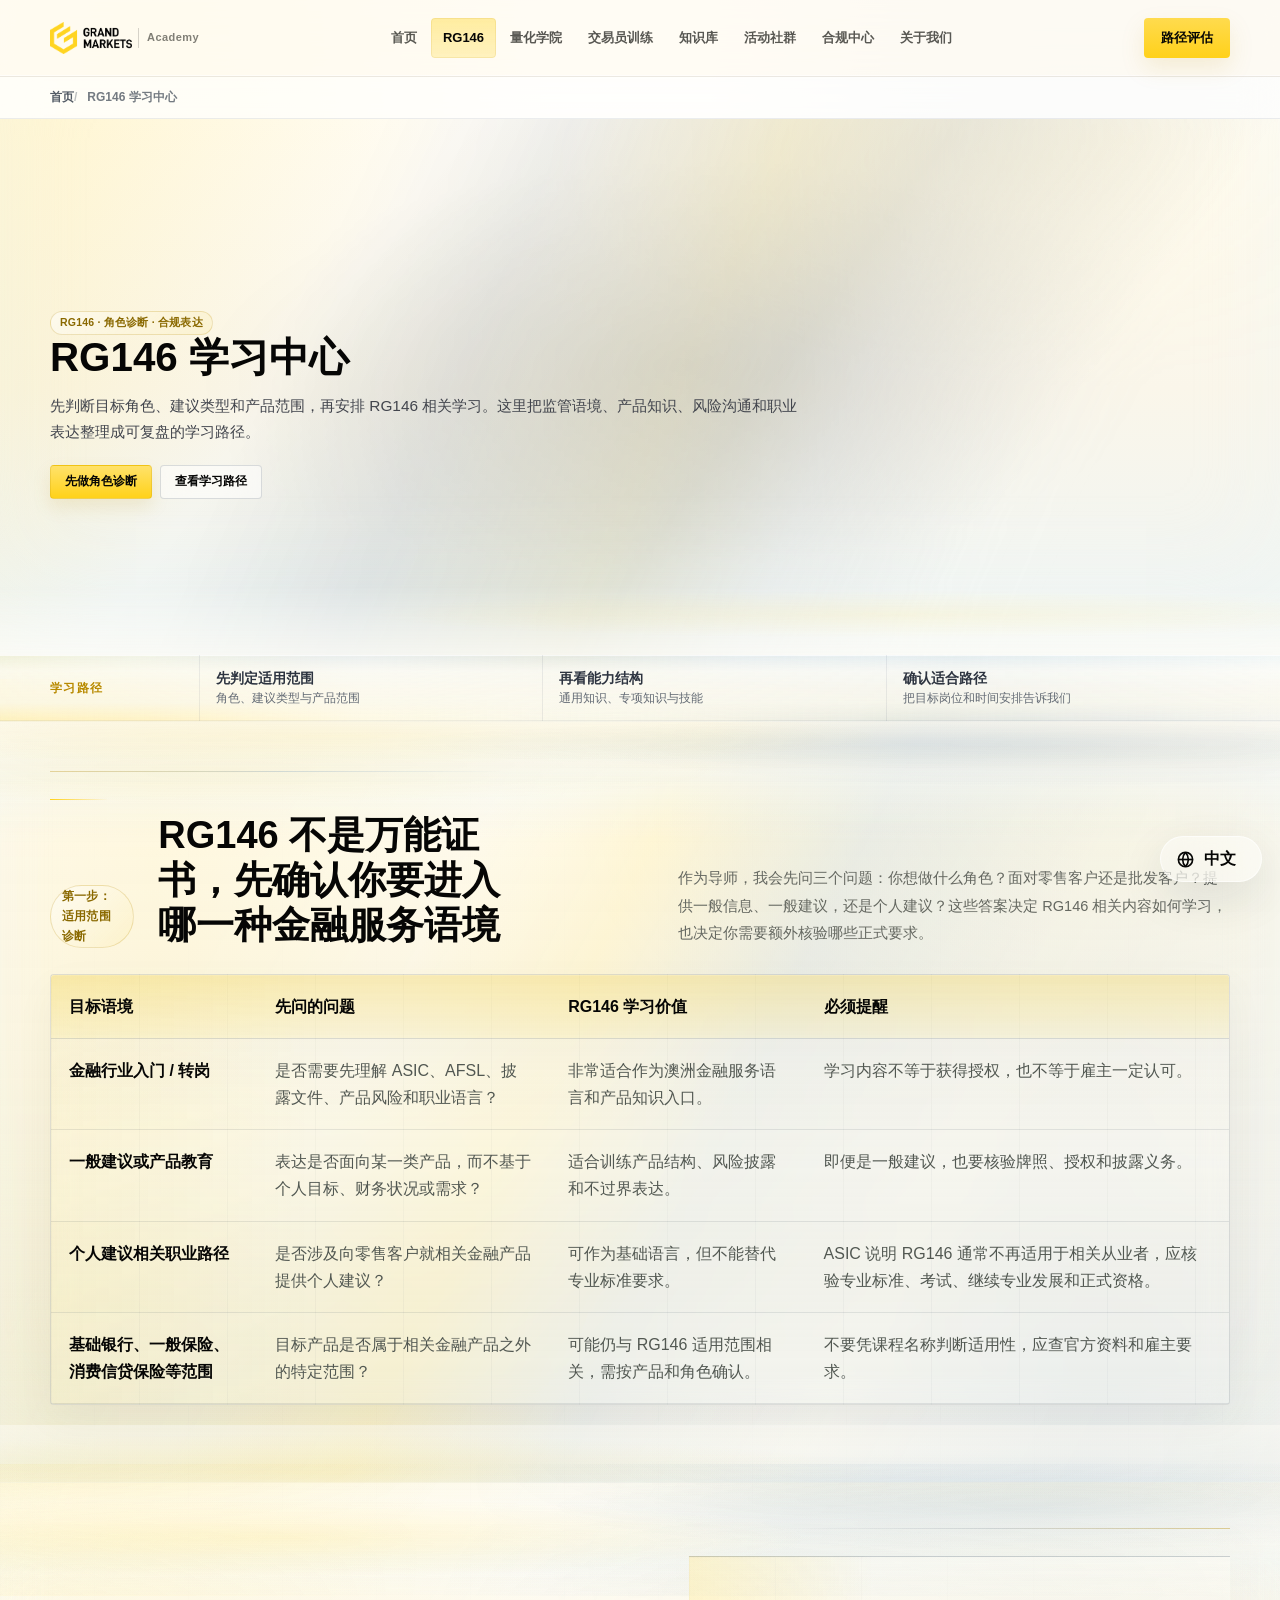
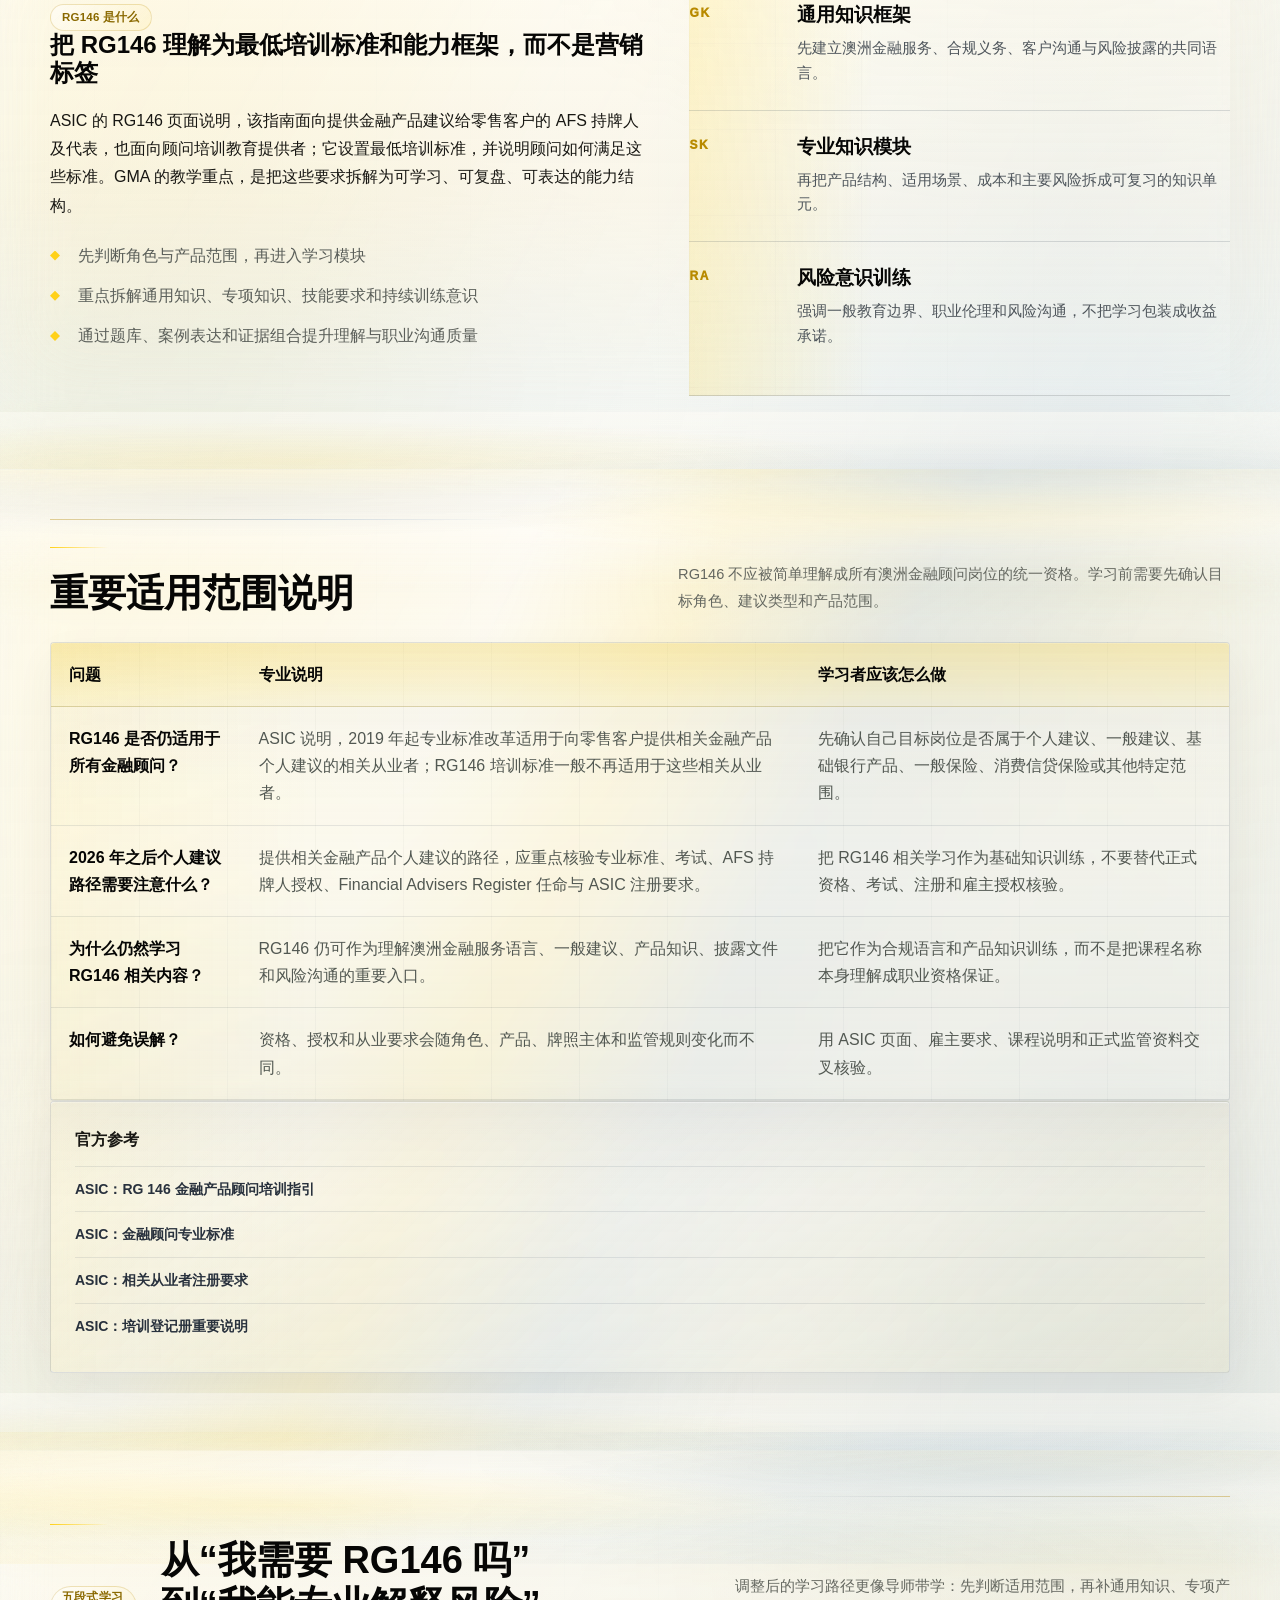
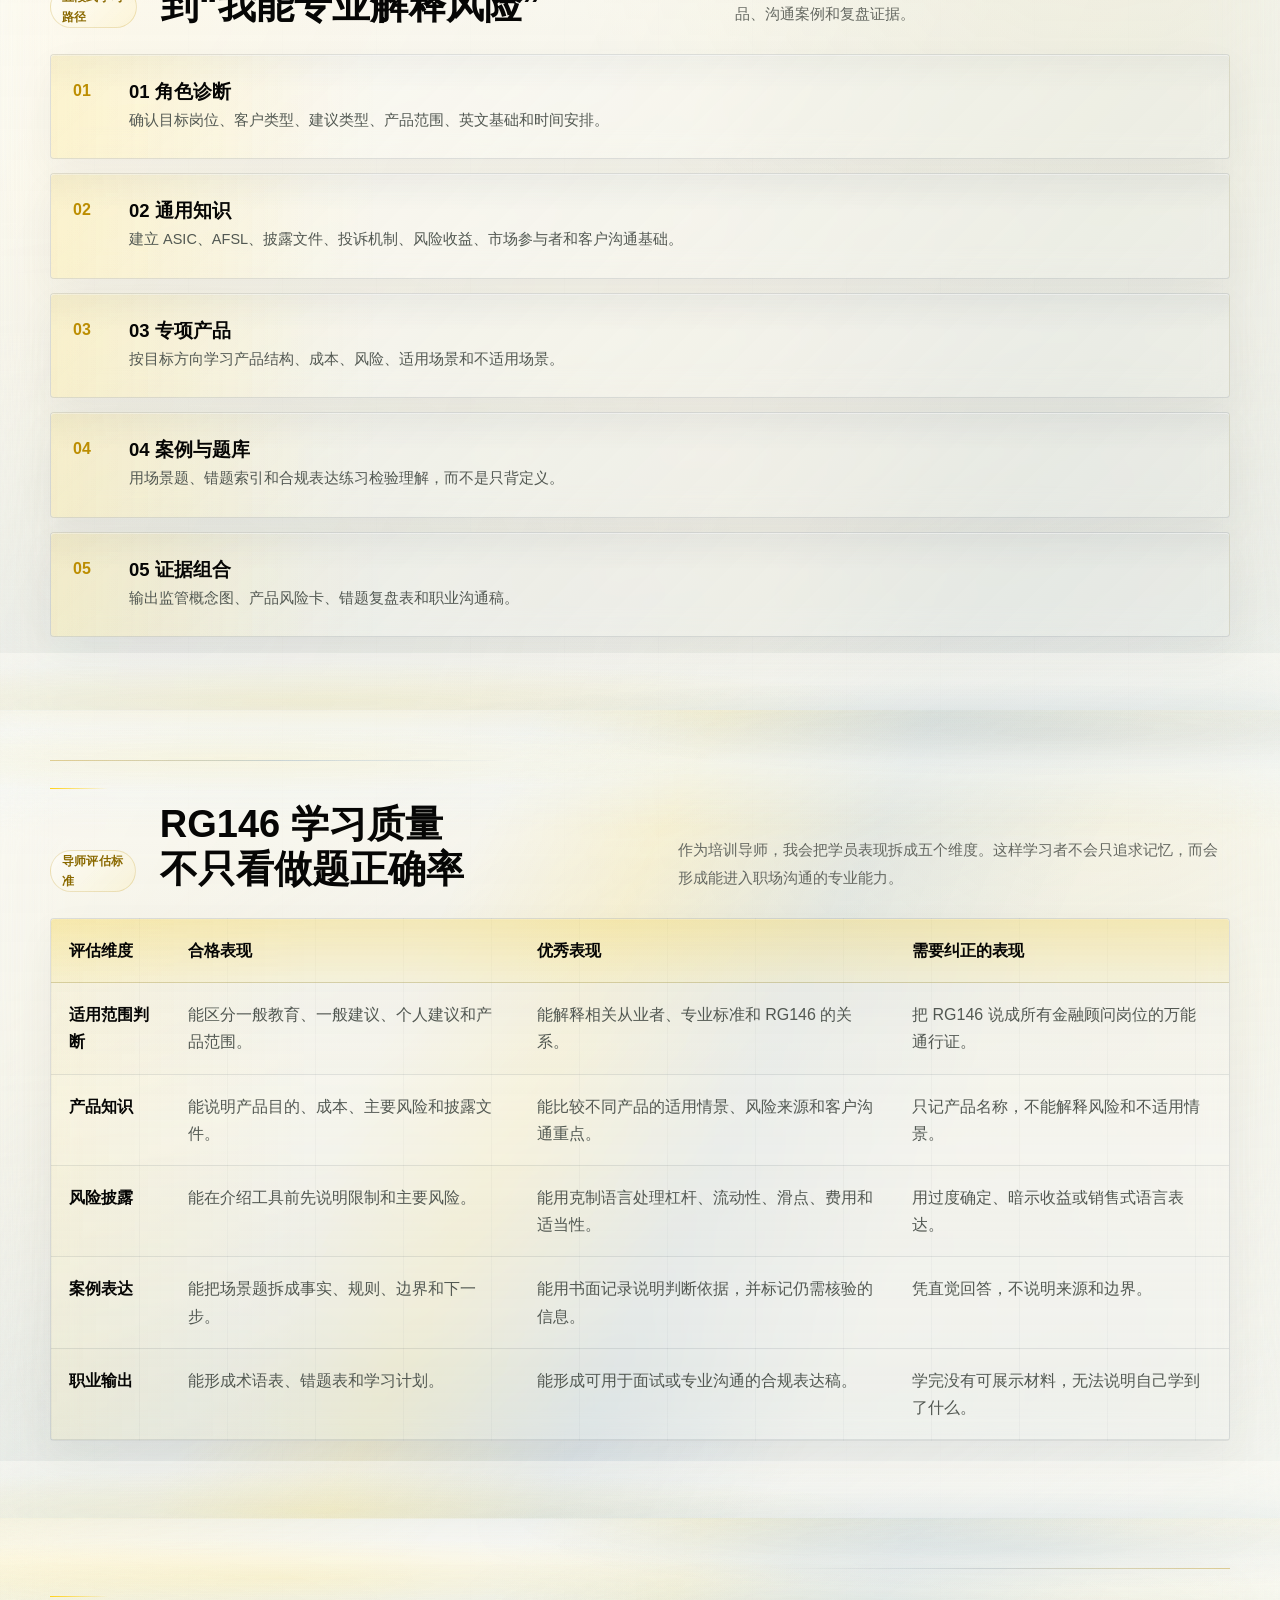
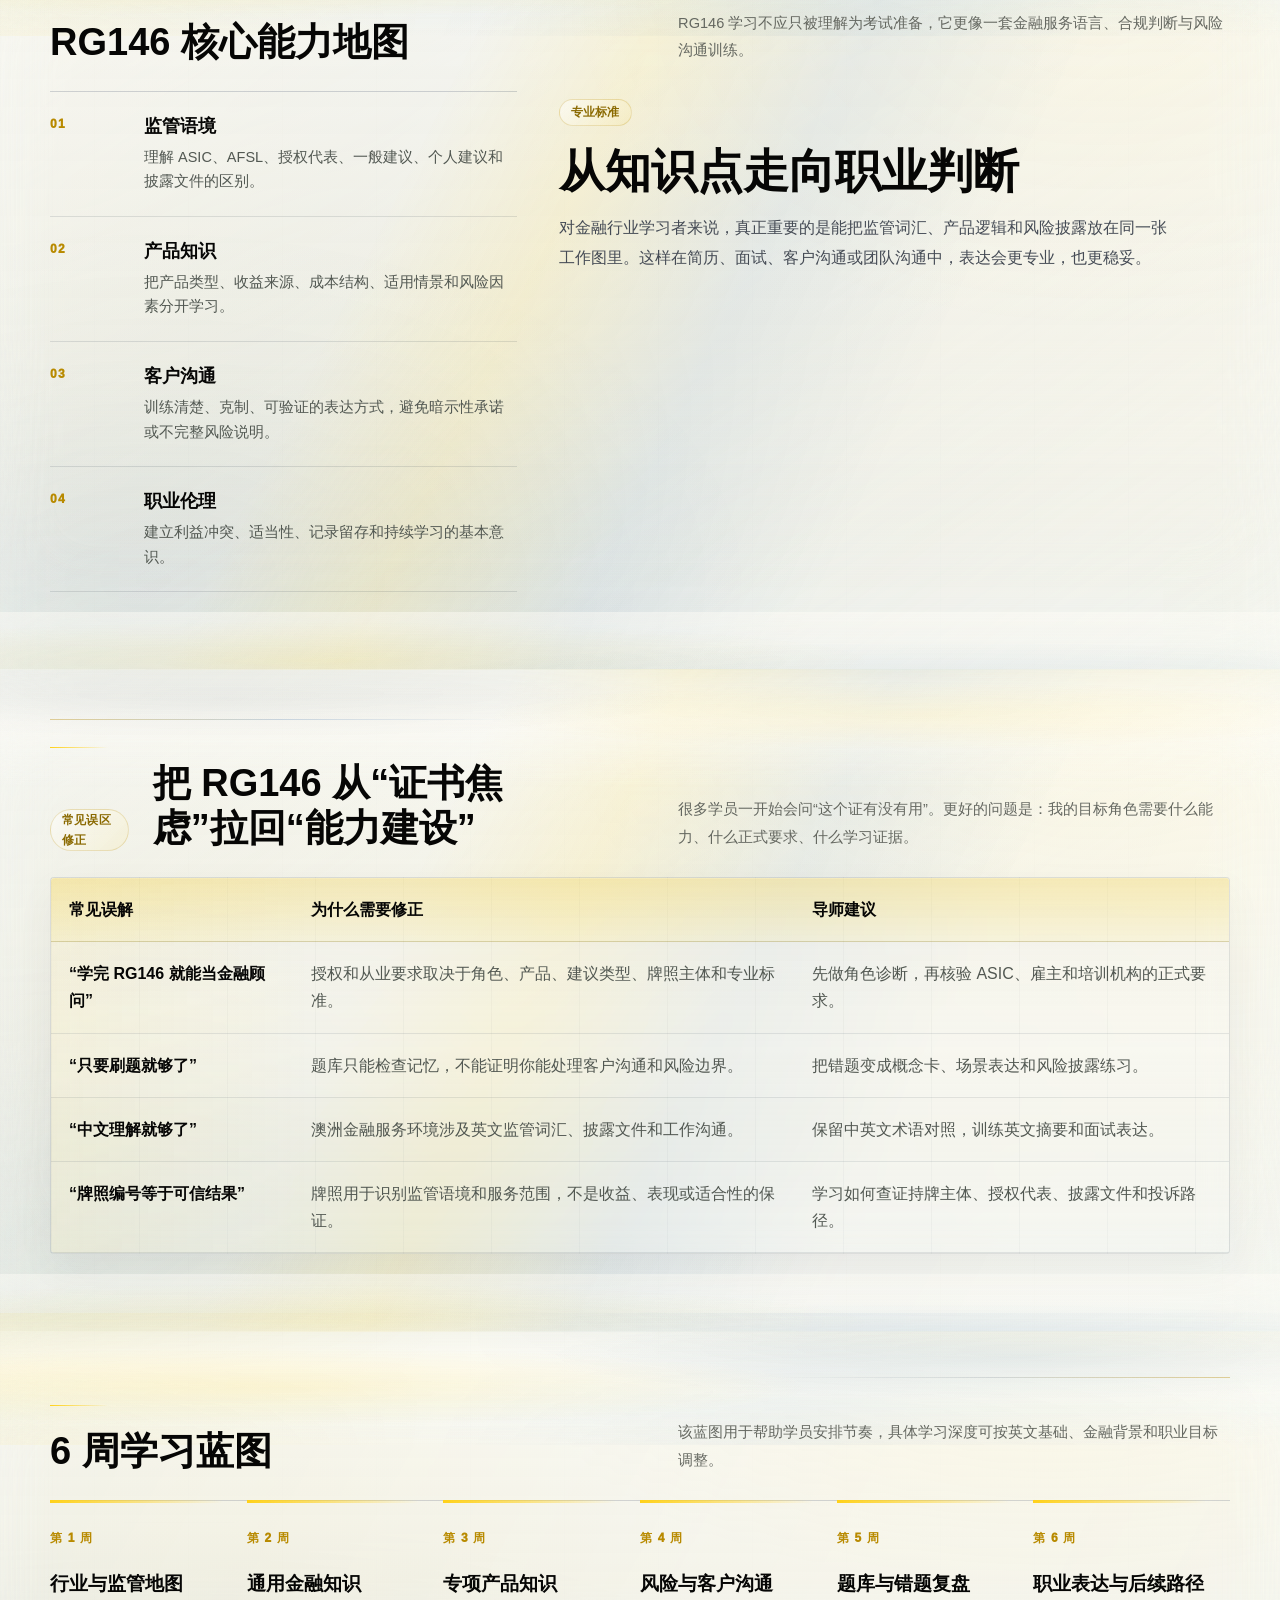
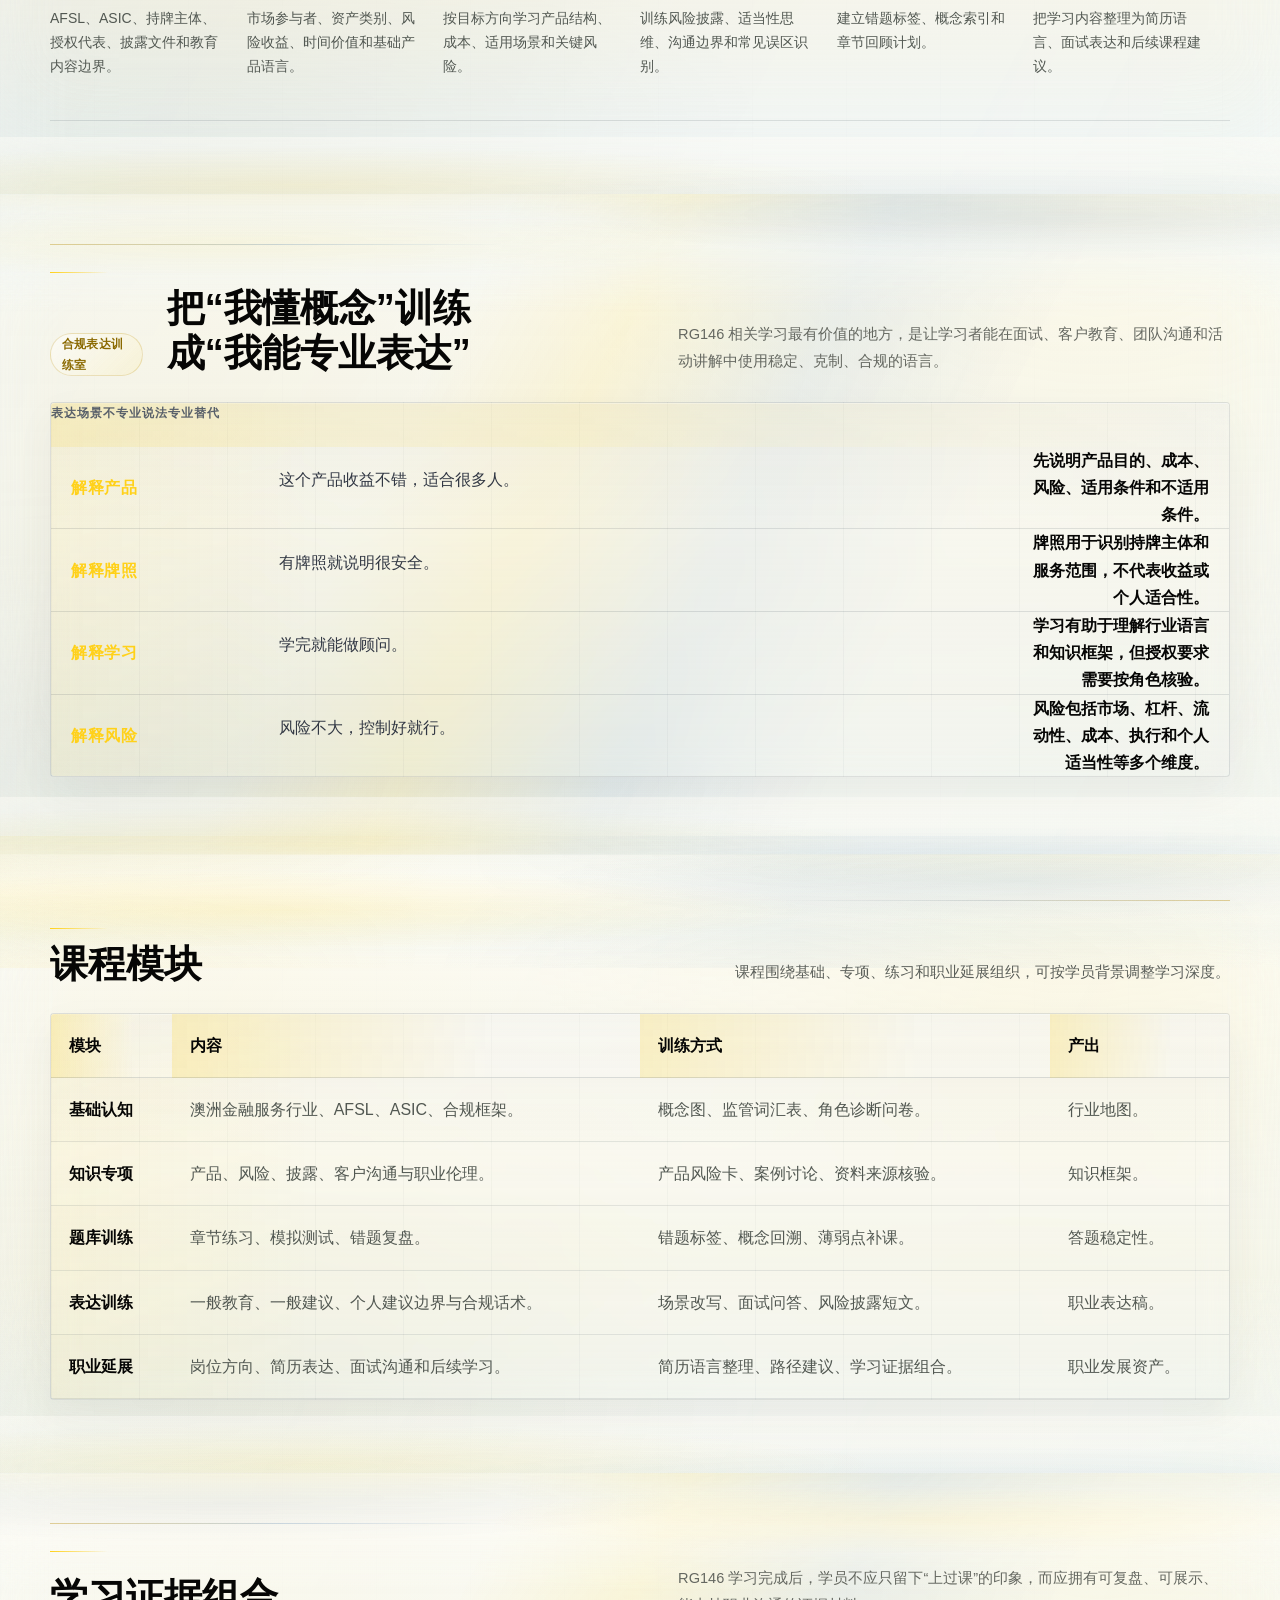
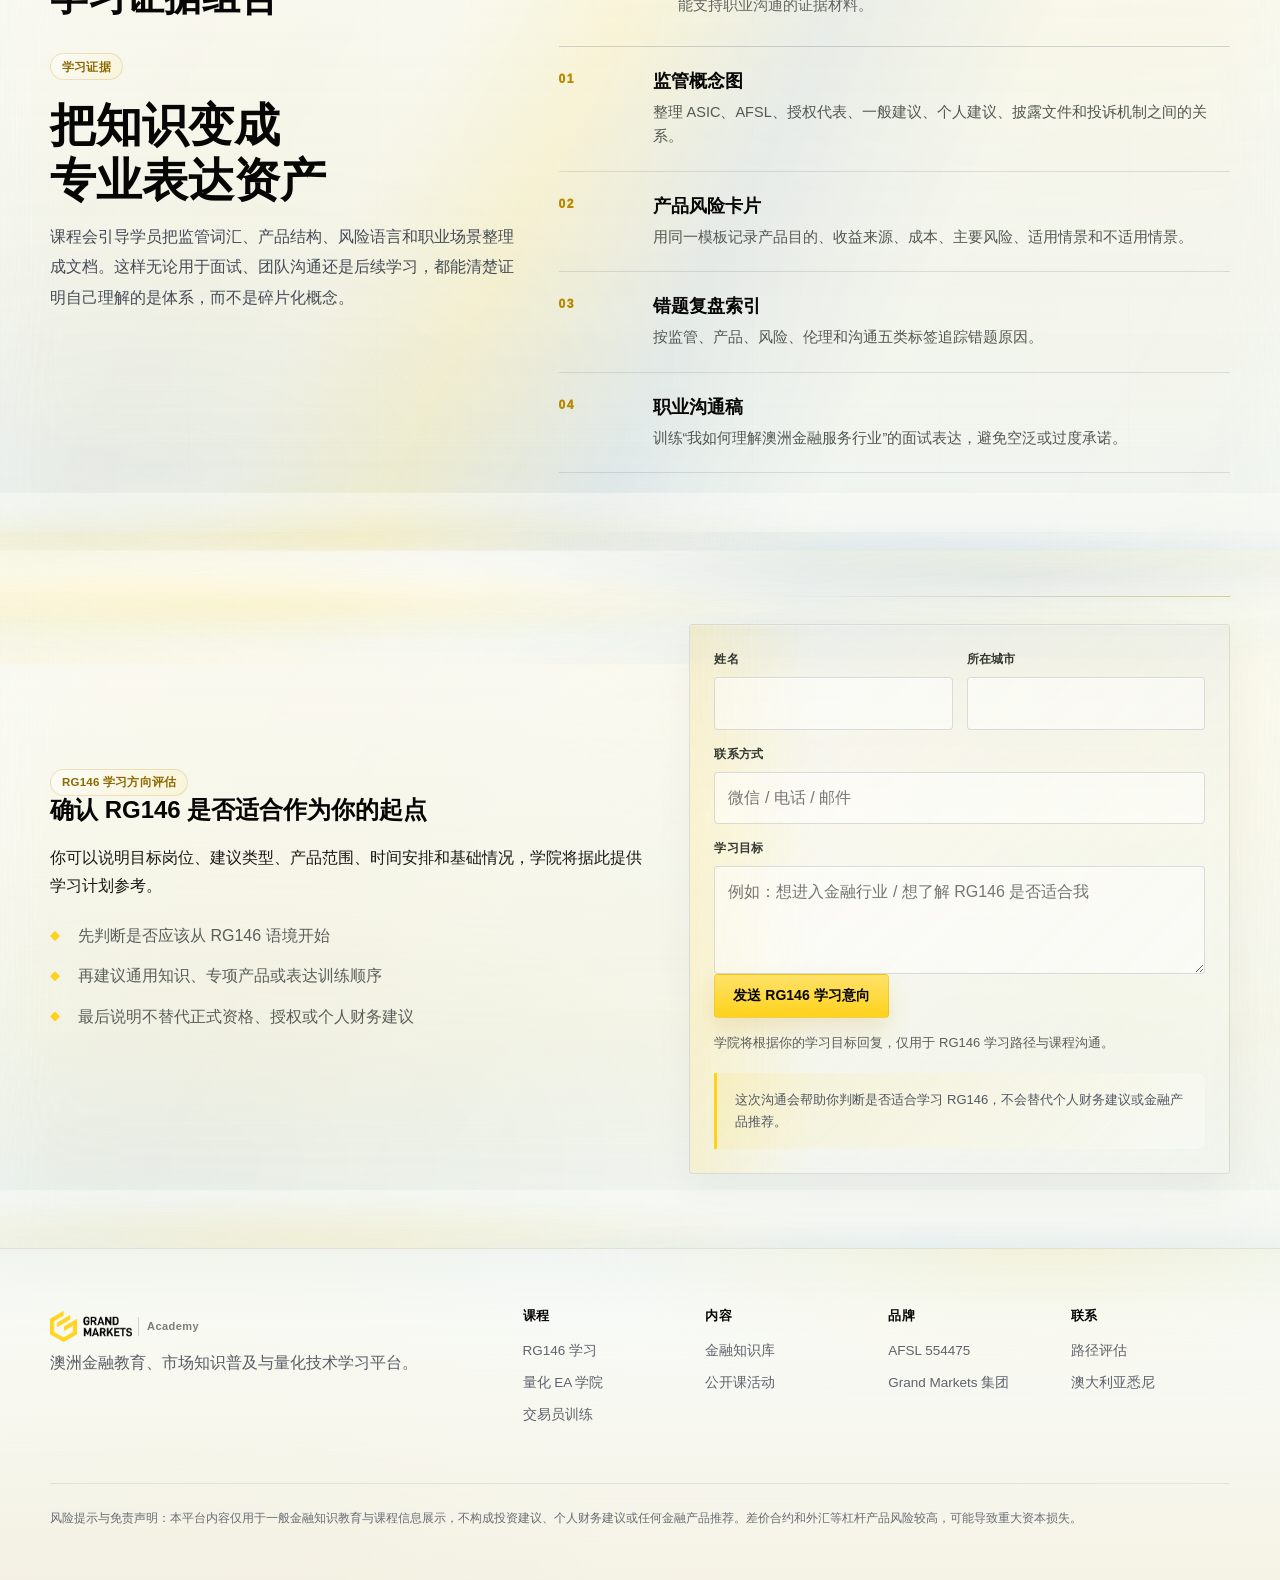
<file: rg146.html>
<!doctype html>
<html lang="zh-CN">
<head>
  <meta charset="utf-8">
  <meta name="viewport" content="width=device-width, initial-scale=1">
  <title>RG146 学习中心 | 澳洲金融从业知识与合规表达</title>
  <meta name="description" content="系统理解 RG146 学习路径、澳洲金融服务语境、建议类型边界、产品知识、题库复盘和职业表达训练。">
  <meta name="keywords" content="RG146 学习, 澳洲金融从业, ASIC, AFSL, 金融合规, 金融产品知识">
  <meta name="robots" content="index,follow,max-snippet:-1,max-image-preview:large,max-video-preview:-1">
  <meta name="author" content="Grand Markets Academy">
  <meta name="theme-color" content="#f6c517">
  <link rel="preload" as="image" href="assets/gm-logo-full.png">
  <link rel="canonical" href="https://www.grandmarkets.com/academy/rg146.html?lang=zh">
  <link rel="alternate" hreflang="zh-CN" href="https://www.grandmarkets.com/academy/rg146.html?lang=zh">
  <link rel="alternate" hreflang="en" href="https://www.grandmarkets.com/academy/rg146.html?lang=en">
  <link rel="alternate" hreflang="x-default" href="https://www.grandmarkets.com/academy/rg146.html?lang=en">
  <meta property="og:site_name" content="Grand Markets Academy">
  <meta property="og:type" content="website">
  <meta property="og:title" content="RG146 学习中心 | 澳洲金融从业知识与合规表达">
  <meta property="og:description" content="系统理解 RG146 学习路径、澳洲金融服务语境、建议类型边界、产品知识、题库复盘和职业表达训练。">
  <meta property="og:url" content="https://www.grandmarkets.com/academy/rg146.html?lang=zh">
  <meta property="og:image" content="https://www.grandmarkets.com/academy/assets/gm-logo-full.png">
  <meta property="og:locale" content="zh_CN">
  <meta name="twitter:card" content="summary_large_image">
  <meta name="twitter:title" content="RG146 学习中心 | 澳洲金融从业知识与合规表达">
  <meta name="twitter:description" content="系统理解 RG146 学习路径、澳洲金融服务语境、建议类型边界、产品知识、题库复盘和职业表达训练。">
  <meta name="twitter:image" content="https://www.grandmarkets.com/academy/assets/gm-logo-full.png">
  <script type="application/ld+json" data-seo-json>{"@context":"https://schema.org","@graph":[{"@type":"EducationalOrganization","@id":"https://www.grandmarkets.com/academy/#organization","name":"Grand Markets Academy","url":"https://www.grandmarkets.com/academy/","logo":"https://www.grandmarkets.com/academy/assets/gm-logo-full.png","sameAs":["https://www.grandmarkets.com/"],"slogan":"Your Vision. Global Execution."},{"@type":"WebSite","@id":"https://www.grandmarkets.com/academy/#website","name":"Grand Markets Academy","url":"https://www.grandmarkets.com/academy/","publisher":{"@id":"https://www.grandmarkets.com/academy/#organization"},"inLanguage":"zh-CN"},{"@type":"WebPage","@id":"https://www.grandmarkets.com/academy/rg146.html?lang=zh#webpage","url":"https://www.grandmarkets.com/academy/rg146.html?lang=zh","name":"RG146 学习中心 | 澳洲金融从业知识与合规表达","headline":"RG146 学习中心","description":"系统理解 RG146 学习路径、澳洲金融服务语境、建议类型边界、产品知识、题库复盘和职业表达训练。","inLanguage":"zh-CN","isPartOf":{"@id":"https://www.grandmarkets.com/academy/#website"},"publisher":{"@id":"https://www.grandmarkets.com/academy/#organization"}},{"@type":"BreadcrumbList","@id":"https://www.grandmarkets.com/academy/rg146.html?lang=zh#breadcrumb","itemListElement":[{"@type":"ListItem","position":1,"name":"首页","item":"https://www.grandmarkets.com/academy/?lang=zh"},{"@type":"ListItem","position":2,"name":"RG146 学习中心","item":"https://www.grandmarkets.com/academy/rg146.html?lang=zh"}]},{"@type":"Course","@id":"https://www.grandmarkets.com/academy/rg146.html?lang=zh#course","name":"RG146 学习中心","description":"系统理解 RG146 学习路径、澳洲金融服务语境、建议类型边界、产品知识、题库复盘和职业表达训练。","provider":{"@id":"https://www.grandmarkets.com/academy/#organization"},"educationalLevel":"Professional education","inLanguage":"zh-CN","teaches":"RG146 学习, 澳洲金融从业, ASIC, AFSL, 金融合规, 金融产品知识"}]}</script>
  <link rel="stylesheet" href="styles.css?v=20260602-mobilebar01">
</head>
<body>
  <a class="skip-link" href="#main-content"><span data-lang-panel="zh">跳转到主要内容</span><span data-lang-panel="en">Skip to main content</span></a>
  <header class="site-header">
    <nav class="nav" aria-label="主导航">
      <a class="brand" href="index.html"><img class="brand-logo-full" src="assets/gm-logo-full.png" alt="Grand Markets" width="900" height="342"><span class="brand-academy">Academy</span></a>
      <button class="menu-toggle" type="button" aria-label="打开导航" aria-expanded="false" data-menu-toggle>☰</button>
      <div class="nav-links" data-nav-links>
        <a href="index.html">首页</a><a href="rg146.html">RG146</a><a href="quant.html">量化学院</a><a href="traders.html">交易员训练</a><a href="knowledge.html">知识库</a><a href="events.html">活动社群</a><a href="compliance.html">合规中心</a><a href="about.html">About Us</a>
      </div>
      <a class="nav-cta" href="#contact">路径评估</a>
    </nav>
  </header>

  <main id="main-content">
    <section class="hero compact">
      <div class="hero-inner">
        <div class="hero-copy">
          <span class="eyebrow"><span data-lang-panel="zh">RG146 · 角色诊断 · 合规表达</span><span data-lang-panel="en">RG146 · Role Diagnosis · Compliance Language</span></span>
          <h1><span data-lang-panel="zh">RG146 学习中心</span><span data-lang-panel="en">RG146 Learning Centre</span></h1>
          <p><span data-lang-panel="zh">先判断目标角色、建议类型和产品范围，再安排 RG146 相关学习。这里把监管语境、产品知识、风险沟通和职业表达整理成可复盘的学习路径。</span><span data-lang-panel="en">Start with role objective, advice type and product scope before planning RG146-related study. This page turns regulatory context, product knowledge, risk communication and professional language into a reviewable pathway.</span></p>
          <div class="hero-actions">
            <a class="button primary" href="#role-fit"><span data-lang-panel="zh">先做角色诊断</span><span data-lang-panel="en">Start With Role Diagnosis</span></a>
            <a class="button secondary" href="#path"><span data-lang-panel="zh">查看学习路径</span><span data-lang-panel="en">Review Learning Pathway</span></a>
          </div>
        </div>
      </div>
    </section>

    <section class="journey-strip" aria-label="RG146 next steps">
      <div class="section-inner">
        <div class="journey-bar three">
          <span class="journey-label"><span data-lang-panel="zh">学习路径</span><span data-lang-panel="en">Learning Flow</span></span>
          <a href="#role-fit"><strong><span data-lang-panel="zh">先判定适用范围</span><span data-lang-panel="en">Start With Scope</span></strong><em><span data-lang-panel="zh">角色、建议类型与产品范围</span><span data-lang-panel="en">Role, advice type and product scope</span></em></a>
          <a href="#standards-map"><strong><span data-lang-panel="zh">再看能力结构</span><span data-lang-panel="en">Then Review Competencies</span></strong><em><span data-lang-panel="zh">通用知识、专项知识与技能</span><span data-lang-panel="en">Generic knowledge, specialist knowledge and skills</span></em></a>
          <a href="#contact"><strong><span data-lang-panel="zh">确认适合路径</span><span data-lang-panel="en">Confirm Fit</span></strong><em><span data-lang-panel="zh">把目标岗位和时间安排告诉我们</span><span data-lang-panel="en">Share your role objective and schedule</span></em></a>
        </div>
      </div>
    </section>

    <section id="role-fit" class="depth-section alt rg-role-section">
      <div class="section-inner">
        <div data-lang-panel="zh">
          <div class="section-head">
            <span class="eyebrow">第一步：适用范围诊断</span>
            <h2>RG146 不是万能证书，先确认你要进入哪一种金融服务语境</h2>
            <p>作为导师，我会先问三个问题：你想做什么角色？面对零售客户还是批发客户？提供一般信息、一般建议，还是个人建议？这些答案决定 RG146 相关内容如何学习，也决定你需要额外核验哪些正式要求。</p>
          </div>
          <div class="table-wrap knowledge-matrix">
            <table>
              <thead><tr><th>目标语境</th><th>先问的问题</th><th>RG146 学习价值</th><th>必须提醒</th></tr></thead>
              <tbody>
                <tr><td>金融行业入门 / 转岗</td><td>是否需要先理解 ASIC、AFSL、披露文件、产品风险和职业语言？</td><td>非常适合作为澳洲金融服务语言和产品知识入口。</td><td>学习内容不等于获得授权，也不等于雇主一定认可。</td></tr>
                <tr><td>一般建议或产品教育</td><td>表达是否面向某一类产品，而不基于个人目标、财务状况或需求？</td><td>适合训练产品结构、风险披露和不过界表达。</td><td>即便是一般建议，也要核验牌照、授权和披露义务。</td></tr>
                <tr><td>个人建议相关职业路径</td><td>是否涉及向零售客户就相关金融产品提供个人建议？</td><td>可作为基础语言，但不能替代专业标准要求。</td><td>ASIC 说明 RG146 通常不再适用于相关从业者，应核验专业标准、考试、继续专业发展和正式资格。</td></tr>
                <tr><td>基础银行、一般保险、消费信贷保险等范围</td><td>目标产品是否属于相关金融产品之外的特定范围？</td><td>可能仍与 RG146 适用范围相关，需按产品和角色确认。</td><td>不要凭课程名称判断适用性，应查官方资料和雇主要求。</td></tr>
              </tbody>
            </table>
          </div>
        </div>
        <div data-lang-panel="en">
          <div class="section-head">
            <span class="eyebrow">Step One: Scope Diagnosis</span>
            <h2>RG146 is not a universal certificate; identify the financial-services context first</h2>
            <p>As an instructor, I would ask three questions first: What role are you aiming for? Are you dealing with retail or wholesale clients? Are you providing general information, general advice or personal advice? Those answers shape how RG146-related content should be studied and what formal requirements need separate verification.</p>
          </div>
          <div class="table-wrap knowledge-matrix">
            <table>
              <thead><tr><th>Target Context</th><th>Question First</th><th>RG146 Learning Value</th><th>Required Reminder</th></tr></thead>
              <tbody>
                <tr><td>Finance entry / career transition</td><td>Do you need ASIC, AFSL, disclosure, product-risk and professional-language foundations?</td><td>Strong starting point for Australian financial-services language and product knowledge.</td><td>Learning content is not authorisation and does not guarantee employer recognition.</td></tr>
                <tr><td>General advice or product education</td><td>Is the communication about a product class rather than personal objectives, financial situation or needs?</td><td>Useful for product structure, risk disclosure and boundary-aware language.</td><td>Even general advice requires checking licence, authorisation and disclosure obligations.</td></tr>
                <tr><td>Personal-advice career pathway</td><td>Will the role involve personal advice to retail clients on relevant financial products?</td><td>Useful as foundation language but not a substitute for professional standards.</td><td>ASIC says RG146 generally no longer applies to relevant providers; check professional standards, exam, CPD and formal qualifications.</td></tr>
                <tr><td>Basic banking, general insurance, consumer credit insurance and similar areas</td><td>Is the product outside relevant financial products and within a specific scope?</td><td>May still connect with RG146, depending on product and role.</td><td>Do not infer applicability from a course name; verify official materials and employer requirements.</td></tr>
              </tbody>
            </table>
          </div>
        </div>
      </div>
    </section>

    <section id="standards-map">
      <div class="section-inner split">
        <div>
          <div data-lang-panel="zh">
            <span class="eyebrow">RG146 是什么</span>
            <h2>把 RG146 理解为最低培训标准和能力框架，而不是营销标签</h2>
            <p>ASIC 的 RG146 页面说明，该指南面向提供金融产品建议给零售客户的 AFS 持牌人及代表，也面向顾问培训教育提供者；它设置最低培训标准，并说明顾问如何满足这些标准。GMA 的教学重点，是把这些要求拆解为可学习、可复盘、可表达的能力结构。</p>
            <ul class="check-list">
              <li>先判断角色与产品范围，再进入学习模块</li>
              <li>重点拆解通用知识、专项知识、技能要求和持续训练意识</li>
              <li>通过题库、案例表达和证据组合提升理解与职业沟通质量</li>
            </ul>
          </div>
          <div data-lang-panel="en">
            <span class="eyebrow">What Is RG146?</span>
            <h2>Understand RG146 as minimum training standards and a competency framework, not a marketing label</h2>
            <p>ASIC's RG146 page states that the guide is for AFS licensees and representatives who provide financial product advice to retail clients, and for adviser training and education providers. It sets minimum training standards and explains how advisers can meet them. GMA turns that into learnable, reviewable and communicable capability.</p>
            <ul class="check-list">
              <li>Diagnose role and product scope before entering study modules</li>
              <li>Separate generic knowledge, specialist knowledge, skill requirements and continuing-training awareness</li>
              <li>Use question banks, case language and evidence portfolios to improve understanding and professional communication</li>
            </ul>
          </div>
        </div>
        <div class="evidence-panel rg-evidence-panel" aria-label="RG146 evidence">
          <div data-lang-panel="zh">
            <div class="evidence-row"><span>GK</span><div><strong>通用知识框架</strong><p>先建立澳洲金融服务、合规义务、客户沟通与风险披露的共同语言。</p></div></div>
            <div class="evidence-row"><span>SK</span><div><strong>专业知识模块</strong><p>再把产品结构、适用场景、成本和主要风险拆成可复习的知识单元。</p></div></div>
            <div class="evidence-row"><span>RA</span><div><strong>风险意识训练</strong><p>强调一般教育边界、职业伦理和风险沟通，不把学习包装成收益承诺。</p></div></div>
          </div>
          <div data-lang-panel="en">
            <div class="evidence-row"><span>GK</span><div><strong>Generic Knowledge Framework</strong><p>Build shared language around Australian financial services, compliance duties, client communication and risk disclosure.</p></div></div>
            <div class="evidence-row"><span>SK</span><div><strong>Specialist Knowledge Modules</strong><p>Break product structure, use cases, costs and key risks into reviewable knowledge units.</p></div></div>
            <div class="evidence-row"><span>RA</span><div><strong>Risk Awareness Training</strong><p>Emphasise education boundaries, professional ethics and risk communication without turning learning into return promises.</p></div></div>
          </div>
        </div>
      </div>
    </section>

    <section class="depth-section">
      <div class="section-inner">
        <div data-lang-panel="zh">
          <div class="section-head">
            <h2>重要适用范围说明</h2>
            <p>RG146 不应被简单理解成所有澳洲金融顾问岗位的统一资格。学习前需要先确认目标角色、建议类型和产品范围。</p>
          </div>
          <div class="table-wrap knowledge-matrix">
            <table>
              <thead><tr><th>问题</th><th>专业说明</th><th>学习者应该怎么做</th></tr></thead>
              <tbody>
                <tr><td>RG146 是否仍适用于所有金融顾问？</td><td>ASIC 说明，2019 年起专业标准改革适用于向零售客户提供相关金融产品个人建议的相关从业者；RG146 培训标准一般不再适用于这些相关从业者。</td><td>先确认自己目标岗位是否属于个人建议、一般建议、基础银行产品、一般保险、消费信贷保险或其他特定范围。</td></tr>
                <tr><td>2026 年之后个人建议路径需要注意什么？</td><td>提供相关金融产品个人建议的路径，应重点核验专业标准、考试、AFS 持牌人授权、Financial Advisers Register 任命与 ASIC 注册要求。</td><td>把 RG146 相关学习作为基础知识训练，不要替代正式资格、考试、注册和雇主授权核验。</td></tr>
                <tr><td>为什么仍然学习 RG146 相关内容？</td><td>RG146 仍可作为理解澳洲金融服务语言、一般建议、产品知识、披露文件和风险沟通的重要入口。</td><td>把它作为合规语言和产品知识训练，而不是把课程名称本身理解成职业资格保证。</td></tr>
                <tr><td>如何避免误解？</td><td>资格、授权和从业要求会随角色、产品、牌照主体和监管规则变化而不同。</td><td>用 ASIC 页面、雇主要求、课程说明和正式监管资料交叉核验。</td></tr>
              </tbody>
            </table>
          </div>
          <div class="source-list">
            <strong>官方参考</strong>
            <a href="https://www.asic.gov.au/regulatory-resources/find-a-document/regulatory-guides/rg-146-licensing-training-of-financial-product-advisers/">ASIC：RG 146 金融产品顾问培训指引</a>
            <a href="https://www.asic.gov.au/regulatory-resources/financial-services/financial-advice/professional-standards/">ASIC：金融顾问专业标准</a>
            <a href="https://www.asic.gov.au/regulatory-resources/financial-services/financial-advice/your-obligations-when-giving-financial-advice/faqs-registration-for-relevant-providers/">ASIC：相关从业者注册要求</a>
            <a href="https://www.asic.gov.au/online-services/search-asic-registers/other-registers/asic-training-register/">ASIC：培训登记册重要说明</a>
          </div>
        </div>
        <div data-lang-panel="en">
          <div class="section-head">
            <h2>Important Scope Note</h2>
            <p>RG146 should not be treated as one universal qualification for every Australian financial-advice role. Learners should first identify role objective, advice type and product scope.</p>
          </div>
          <div class="table-wrap knowledge-matrix">
            <table>
              <thead><tr><th>Question</th><th>Professional Note</th><th>What Learners Should Do</th></tr></thead>
              <tbody>
                <tr><td>Does RG146 still apply to all financial advisers?</td><td>ASIC states that since 2019 the professional standards reforms apply to relevant providers who provide personal advice on relevant financial products to retail clients; RG146 training standards generally no longer apply to those relevant providers.</td><td>First confirm whether the target role involves personal advice, general advice, basic banking products, general insurance, consumer credit insurance or another specific scope.</td></tr>
                <tr><td>What matters for personal-advice pathways after 2026?</td><td>For personal advice on relevant financial products, learners should verify professional standards, exam status, AFS licensee authorisation, Financial Advisers Register appointment and ASIC registration requirements.</td><td>Treat RG146-related learning as foundation training, not as a substitute for formal qualification, exam, registration or employer-authorisation checks.</td></tr>
                <tr><td>Why still study RG146-related content?</td><td>RG146 remains useful as a foundation for Australian financial-services language, general advice, product knowledge, disclosure documents and risk communication.</td><td>Treat it as compliance-language and product-knowledge training, not as a guarantee of career authorisation.</td></tr>
                <tr><td>How can misunderstanding be avoided?</td><td>Qualification, authorisation and professional requirements differ by role, product, licence holder and regulation.</td><td>Cross-check ASIC pages, employer requirements, course descriptions and formal regulatory materials.</td></tr>
              </tbody>
            </table>
          </div>
          <div class="source-list">
            <strong>Official Reference</strong>
            <a href="https://www.asic.gov.au/regulatory-resources/find-a-document/regulatory-guides/rg-146-licensing-training-of-financial-product-advisers/">ASIC: RG 146 Licensing: Training of financial product advisers</a>
            <a href="https://www.asic.gov.au/regulatory-resources/financial-services/financial-advice/professional-standards/">ASIC: Professional standards for financial advisers</a>
            <a href="https://www.asic.gov.au/regulatory-resources/financial-services/financial-advice/your-obligations-when-giving-financial-advice/faqs-registration-for-relevant-providers/">ASIC: Registration for relevant providers</a>
            <a href="https://www.asic.gov.au/online-services/search-asic-registers/other-registers/asic-training-register/">ASIC: Training Register important note</a>
          </div>
        </div>
      </div>
    </section>

    <section class="section-muted" id="path">
      <div class="section-inner">
        <div data-lang-panel="zh">
          <div class="section-head">
            <span class="eyebrow">五段式学习路径</span>
            <h2>从“我需要 RG146 吗”到“我能专业解释风险”</h2>
            <p>调整后的学习路径更像导师带学：先判断适用范围，再补通用知识、专项产品、沟通案例和复盘证据。</p>
          </div>
          <div class="path-list">
            <div class="path-item"><h3>01 角色诊断</h3><p>确认目标岗位、客户类型、建议类型、产品范围、英文基础和时间安排。</p></div>
            <div class="path-item"><h3>02 通用知识</h3><p>建立 ASIC、AFSL、披露文件、投诉机制、风险收益、市场参与者和客户沟通基础。</p></div>
            <div class="path-item"><h3>03 专项产品</h3><p>按目标方向学习产品结构、成本、风险、适用场景和不适用场景。</p></div>
            <div class="path-item"><h3>04 案例与题库</h3><p>用场景题、错题索引和合规表达练习检验理解，而不是只背定义。</p></div>
            <div class="path-item"><h3>05 证据组合</h3><p>输出监管概念图、产品风险卡、错题复盘表和职业沟通稿。</p></div>
          </div>
        </div>
        <div data-lang-panel="en">
          <div class="section-head">
            <span class="eyebrow">Five-Part Learning Pathway</span>
            <h2>From "Do I need RG146?" to "I can explain risk professionally"</h2>
            <p>The revised pathway works like instructor-led study: diagnose scope, then build generic knowledge, specialist products, communication cases and review evidence.</p>
          </div>
          <div class="path-list">
            <div class="path-item"><h3>01 Role Diagnosis</h3><p>Confirm target role, client type, advice type, product scope, English foundation and schedule.</p></div>
            <div class="path-item"><h3>02 Generic Knowledge</h3><p>Build ASIC, AFSL, disclosure, dispute process, risk-return, market participants and client-communication foundations.</p></div>
            <div class="path-item"><h3>03 Specialist Products</h3><p>Study product structure, costs, risks, suitable context and unsuitable context by target area.</p></div>
            <div class="path-item"><h3>04 Cases and Question Bank</h3><p>Use scenario questions, error indexes and compliant-language drills to test understanding beyond definitions.</p></div>
            <div class="path-item"><h3>05 Evidence Portfolio</h3><p>Produce a regulatory concept map, product risk cards, error review sheet and career communication draft.</p></div>
          </div>
        </div>
      </div>
    </section>

    <section id="assessment-rubric" class="depth-section rg-assessment-section">
      <div class="section-inner">
        <div data-lang-panel="zh">
          <div class="section-head">
            <span class="eyebrow">导师评估标准</span>
            <h2>RG146 学习质量不只看做题正确率</h2>
            <p>作为培训导师，我会把学员表现拆成五个维度。这样学习者不会只追求记忆，而会形成能进入职场沟通的专业能力。</p>
          </div>
          <div class="table-wrap knowledge-matrix">
            <table>
              <thead><tr><th>评估维度</th><th>合格表现</th><th>优秀表现</th><th>需要纠正的表现</th></tr></thead>
              <tbody>
                <tr><td>适用范围判断</td><td>能区分一般教育、一般建议、个人建议和产品范围。</td><td>能解释相关从业者、专业标准和 RG146 的关系。</td><td>把 RG146 说成所有金融顾问岗位的万能通行证。</td></tr>
                <tr><td>产品知识</td><td>能说明产品目的、成本、主要风险和披露文件。</td><td>能比较不同产品的适用情景、风险来源和客户沟通重点。</td><td>只记产品名称，不能解释风险和不适用情景。</td></tr>
                <tr><td>风险披露</td><td>能在介绍工具前先说明限制和主要风险。</td><td>能用克制语言处理杠杆、流动性、滑点、费用和适当性。</td><td>用过度确定、暗示收益或销售式语言表达。</td></tr>
                <tr><td>案例表达</td><td>能把场景题拆成事实、规则、边界和下一步。</td><td>能用书面记录说明判断依据，并标记仍需核验的信息。</td><td>凭直觉回答，不说明来源和边界。</td></tr>
                <tr><td>职业输出</td><td>能形成术语表、错题表和学习计划。</td><td>能形成可用于面试或专业沟通的合规表达稿。</td><td>学完没有可展示材料，无法说明自己学到了什么。</td></tr>
              </tbody>
            </table>
          </div>
        </div>
        <div data-lang-panel="en">
          <div class="section-head">
            <span class="eyebrow">Instructor Rubric</span>
            <h2>RG146 learning quality is not only question accuracy</h2>
            <p>As an instructor, I would assess learners across five dimensions. This prevents study from becoming memorisation only and turns it into workplace-ready communication capability.</p>
          </div>
          <div class="table-wrap knowledge-matrix">
            <table>
              <thead><tr><th>Assessment Dimension</th><th>Competent Performance</th><th>Strong Performance</th><th>Correction Needed</th></tr></thead>
              <tbody>
                <tr><td>Scope Judgement</td><td>Distinguishes general education, general advice, personal advice and product scope.</td><td>Explains the relationship between relevant provider, professional standards and RG146.</td><td>Describes RG146 as a universal pass for all advice roles.</td></tr>
                <tr><td>Product Knowledge</td><td>Explains purpose, costs, key risks and disclosure documents.</td><td>Compares suitable contexts, risk sources and communication focus across products.</td><td>Only remembers product names and cannot explain risks or unsuitable contexts.</td></tr>
                <tr><td>Risk Disclosure</td><td>States limitations and key risks before explaining tools.</td><td>Uses restrained language for leverage, liquidity, slippage, fees and suitability.</td><td>Uses overconfident, return-implying or sales-style language.</td></tr>
                <tr><td>Case Language</td><td>Breaks scenarios into facts, rules, boundaries and next steps.</td><td>Documents judgement basis and marks what still needs verification.</td><td>Answers by intuition without sources or boundaries.</td></tr>
                <tr><td>Career Output</td><td>Creates glossary, error sheet and study plan.</td><td>Produces compliant-language drafts for interviews or professional communication.</td><td>Leaves no presentable evidence and cannot explain learning outcomes.</td></tr>
              </tbody>
            </table>
          </div>
        </div>
      </div>
    </section>

    <section class="depth-section alt">
      <div class="section-inner">
        <div data-lang-panel="zh">
          <div class="section-head">
            <h2>RG146 核心能力地图</h2>
            <p>RG146 学习不应只被理解为考试准备，它更像一套金融服务语言、合规判断与风险沟通训练。</p>
          </div>
          <div class="depth-layout">
            <div class="depth-rows">
              <div class="depth-row"><span>01</span><strong>监管语境</strong><p>理解 ASIC、AFSL、授权代表、一般建议、个人建议和披露文件的区别。</p></div>
              <div class="depth-row"><span>02</span><strong>产品知识</strong><p>把产品类型、收益来源、成本结构、适用情景和风险因素分开学习。</p></div>
              <div class="depth-row"><span>03</span><strong>客户沟通</strong><p>训练清楚、克制、可验证的表达方式，避免暗示性承诺或不完整风险说明。</p></div>
              <div class="depth-row"><span>04</span><strong>职业伦理</strong><p>建立利益冲突、适当性、记录留存和持续学习的基本意识。</p></div>
            </div>
            <div class="depth-copy">
              <span class="eyebrow">专业标准</span>
              <h3>从知识点走向职业判断</h3>
              <p>对金融行业学习者来说，真正重要的是能把监管词汇、产品逻辑和风险披露放在同一张工作图里。这样在简历、面试、客户沟通或团队沟通中，表达会更专业，也更稳妥。</p>
            </div>
          </div>
        </div>
        <div data-lang-panel="en">
          <div class="section-head">
            <h2>RG146 Competency Map</h2>
            <p>RG146 learning should not be treated only as exam preparation. It is training in financial-services language, compliance judgement and risk communication.</p>
          </div>
          <div class="depth-layout">
            <div class="depth-rows">
              <div class="depth-row"><span>01</span><strong>Regulatory Context</strong><p>Understand ASIC, AFSL, authorised representatives, general advice, personal advice and disclosure documents.</p></div>
              <div class="depth-row"><span>02</span><strong>Product Knowledge</strong><p>Separate product types, return drivers, cost structures, usage contexts and risk factors.</p></div>
              <div class="depth-row"><span>03</span><strong>Client Communication</strong><p>Practise clear, restrained and verifiable language that avoids implied promises or incomplete risk disclosure.</p></div>
              <div class="depth-row"><span>04</span><strong>Professional Ethics</strong><p>Build awareness of conflicts, suitability, record keeping and continuous learning.</p></div>
            </div>
            <div class="depth-copy">
              <span class="eyebrow">Professional Standards</span>
              <h3>From knowledge points to professional judgement</h3>
              <p>The important outcome is the ability to place regulatory vocabulary, product logic and risk disclosure into one working map for resumes, interviews, client communication and team communication.</p>
            </div>
          </div>
        </div>
      </div>
    </section>

    <section id="misconceptions" class="depth-section alt">
      <div class="section-inner">
        <div data-lang-panel="zh">
          <div class="section-head">
            <span class="eyebrow">常见误区修正</span>
            <h2>把 RG146 从“证书焦虑”拉回“能力建设”</h2>
            <p>很多学员一开始会问“这个证有没有用”。更好的问题是：我的目标角色需要什么能力、什么正式要求、什么学习证据。</p>
          </div>
          <div class="table-wrap knowledge-matrix">
            <table>
              <thead><tr><th>常见误解</th><th>为什么需要修正</th><th>导师建议</th></tr></thead>
              <tbody>
                <tr><td>“学完 RG146 就能当金融顾问”</td><td>授权和从业要求取决于角色、产品、建议类型、牌照主体和专业标准。</td><td>先做角色诊断，再核验 ASIC、雇主和培训机构的正式要求。</td></tr>
                <tr><td>“只要刷题就够了”</td><td>题库只能检查记忆，不能证明你能处理客户沟通和风险边界。</td><td>把错题变成概念卡、场景表达和风险披露练习。</td></tr>
                <tr><td>“中文理解就够了”</td><td>澳洲金融服务环境涉及英文监管词汇、披露文件和工作沟通。</td><td>保留中英文术语对照，训练英文摘要和面试表达。</td></tr>
                <tr><td>“牌照编号等于可信结果”</td><td>牌照用于识别监管语境和服务范围，不是收益、表现或适合性的保证。</td><td>学习如何查证持牌主体、授权代表、披露文件和投诉路径。</td></tr>
              </tbody>
            </table>
          </div>
        </div>
        <div data-lang-panel="en">
          <div class="section-head">
            <span class="eyebrow">Misconception Correction</span>
            <h2>Move RG146 from certificate anxiety back to capability building</h2>
            <p>Many learners first ask whether "the certificate is useful." A better question is: what capability, formal requirement and learning evidence does my target role require?</p>
          </div>
          <div class="table-wrap knowledge-matrix">
            <table>
              <thead><tr><th>Common Misunderstanding</th><th>Why It Needs Correction</th><th>Instructor Recommendation</th></tr></thead>
              <tbody>
                <tr><td>"After RG146 I can become a financial adviser"</td><td>Authorisation and role requirements depend on role, product, advice type, licence holder and professional standards.</td><td>Diagnose role first, then check ASIC, employer and training-provider requirements.</td></tr>
                <tr><td>"Question practice is enough"</td><td>Question banks test memory, not client communication or risk-boundary judgement.</td><td>Turn errors into concept cards, scenario language and risk-disclosure drills.</td></tr>
                <tr><td>"Chinese understanding is enough"</td><td>Australian financial services use English regulatory vocabulary, disclosure documents and workplace communication.</td><td>Keep bilingual terminology, and practise English summaries and interview language.</td></tr>
                <tr><td>"Licence number equals trusted outcome"</td><td>A licence helps identify regulatory context and service scope, not return, performance or suitability assurance.</td><td>Learn to verify licence holder, authorised representative, disclosure documents and complaint path.</td></tr>
              </tbody>
            </table>
          </div>
        </div>
      </div>
    </section>

    <section>
      <div class="section-inner">
        <div data-lang-panel="zh">
          <div class="section-head">
            <h2>6 周学习蓝图</h2>
            <p>该蓝图用于帮助学员安排节奏，具体学习深度可按英文基础、金融背景和职业目标调整。</p>
          </div>
          <div class="process-rail">
            <div><span>第 1 周</span><strong>行业与监管地图</strong><p>AFSL、ASIC、持牌主体、授权代表、披露文件和教育内容边界。</p></div>
            <div><span>第 2 周</span><strong>通用金融知识</strong><p>市场参与者、资产类别、风险收益、时间价值和基础产品语言。</p></div>
            <div><span>第 3 周</span><strong>专项产品知识</strong><p>按目标方向学习产品结构、成本、适用场景和关键风险。</p></div>
            <div><span>第 4 周</span><strong>风险与客户沟通</strong><p>训练风险披露、适当性思维、沟通边界和常见误区识别。</p></div>
            <div><span>第 5 周</span><strong>题库与错题复盘</strong><p>建立错题标签、概念索引和章节回顾计划。</p></div>
            <div><span>第 6 周</span><strong>职业表达与后续路径</strong><p>把学习内容整理为简历语言、面试表达和后续课程建议。</p></div>
          </div>
        </div>
        <div data-lang-panel="en">
          <div class="section-head">
            <h2>Six-Week Study Blueprint</h2>
            <p>This blueprint helps learners organise rhythm. Depth can be adjusted by English foundation, finance background and career objective.</p>
          </div>
          <div class="process-rail">
            <div><span>Week 01</span><strong>Industry and Regulation Map</strong><p>AFSL, ASIC, licence holders, authorised representatives, disclosure documents and education boundaries.</p></div>
            <div><span>Week 02</span><strong>Generic Financial Knowledge</strong><p>Market participants, asset classes, risk-return concepts, time value and basic product language.</p></div>
            <div><span>Week 03</span><strong>Specialist Product Knowledge</strong><p>Product structure, costs, use cases and key risks by target direction.</p></div>
            <div><span>Week 04</span><strong>Risk and Client Communication</strong><p>Risk disclosure, suitability thinking, communication boundaries and misconception checks.</p></div>
            <div><span>Week 05</span><strong>Question Bank and Error Review</strong><p>Build error labels, concept indexes and chapter-review plans.</p></div>
            <div><span>Week 06</span><strong>Career Language and Next Pathway</strong><p>Translate learning into resume language, interview communication and next-course guidance.</p></div>
          </div>
        </div>
      </div>
    </section>

    <section id="language-lab" class="depth-section rg-language-section">
      <div class="section-inner">
        <div data-lang-panel="zh">
          <div class="section-head">
            <span class="eyebrow">合规表达训练室</span>
            <h2>把“我懂概念”训练成“我能专业表达”</h2>
            <p>RG146 相关学习最有价值的地方，是让学习者能在面试、客户教育、团队沟通和活动讲解中使用稳定、克制、合规的语言。</p>
          </div>
          <div class="terminal-table">
            <div class="terminal-head"><span>表达场景</span><span>不专业说法</span><span>专业替代</span></div>
            <div class="terminal-row"><span>解释产品</span><p>这个产品收益不错，适合很多人。</p><strong>先说明产品目的、成本、风险、适用条件和不适用条件。</strong></div>
            <div class="terminal-row"><span>解释牌照</span><p>有牌照就说明很安全。</p><strong>牌照用于识别持牌主体和服务范围，不代表收益或个人适合性。</strong></div>
            <div class="terminal-row"><span>解释学习</span><p>学完就能做顾问。</p><strong>学习有助于理解行业语言和知识框架，但授权要求需要按角色核验。</strong></div>
            <div class="terminal-row"><span>解释风险</span><p>风险不大，控制好就行。</p><strong>风险包括市场、杠杆、流动性、成本、执行和个人适当性等多个维度。</strong></div>
          </div>
        </div>
        <div data-lang-panel="en">
          <div class="section-head">
            <span class="eyebrow">Compliance Language Lab</span>
            <h2>Train "I understand the concept" into "I can communicate professionally"</h2>
            <p>The value of RG146-related learning is the ability to use stable, restrained and compliant language in interviews, client education, team communication and event explanations.</p>
          </div>
          <div class="terminal-table">
            <div class="terminal-head"><span>Scenario</span><span>Weak Wording</span><span>Professional Alternative</span></div>
            <div class="terminal-row"><span>Product</span><p>This product has good returns and suits many people.</p><strong>Start with purpose, costs, risks, suitable conditions and unsuitable conditions.</strong></div>
            <div class="terminal-row"><span>Licence</span><p>A licence means it is safe.</p><strong>A licence helps identify the licence holder and service scope; it does not imply returns or personal suitability.</strong></div>
            <div class="terminal-row"><span>Learning</span><p>After this course I can become an adviser.</p><strong>Learning supports industry language and knowledge structure; authorisation requirements must be checked by role.</strong></div>
            <div class="terminal-row"><span>Risk</span><p>Risk is not big if managed well.</p><strong>Risk includes market, leverage, liquidity, cost, execution and personal-suitability dimensions.</strong></div>
          </div>
        </div>
      </div>
    </section>

    <section class="section-dark">
      <div class="section-inner">
        <div data-lang-panel="zh">
          <div class="section-head">
            <h2>课程模块</h2>
            <p>课程围绕基础、专项、练习和职业延展组织，可按学员背景调整学习深度。</p>
          </div>
          <div class="table-wrap">
            <table>
              <thead><tr><th>模块</th><th>内容</th><th>训练方式</th><th>产出</th></tr></thead>
              <tbody>
                <tr><td>基础认知</td><td>澳洲金融服务行业、AFSL、ASIC、合规框架。</td><td>概念图、监管词汇表、角色诊断问卷。</td><td>行业地图。</td></tr>
                <tr><td>知识专项</td><td>产品、风险、披露、客户沟通与职业伦理。</td><td>产品风险卡、案例讨论、资料来源核验。</td><td>知识框架。</td></tr>
                <tr><td>题库训练</td><td>章节练习、模拟测试、错题复盘。</td><td>错题标签、概念回溯、薄弱点补课。</td><td>答题稳定性。</td></tr>
                <tr><td>表达训练</td><td>一般教育、一般建议、个人建议边界与合规话术。</td><td>场景改写、面试问答、风险披露短文。</td><td>职业表达稿。</td></tr>
                <tr><td>职业延展</td><td>岗位方向、简历表达、面试沟通和后续学习。</td><td>简历语言整理、路径建议、学习证据组合。</td><td>职业发展资产。</td></tr>
              </tbody>
            </table>
          </div>
        </div>
        <div data-lang-panel="en">
          <div class="section-head">
            <h2>Course Modules</h2>
            <p>The course is organised around foundations, specialist learning, practice and career extension, with depth adjusted by learner background.</p>
          </div>
          <div class="table-wrap">
            <table>
              <thead><tr><th>Module</th><th>Content</th><th>Training Method</th><th>Output</th></tr></thead>
              <tbody>
                <tr><td>Foundational Awareness</td><td>Australian financial services, AFSL, ASIC and compliance framework.</td><td>Concept map, regulatory glossary and role-diagnosis questionnaire.</td><td>Industry map.</td></tr>
                <tr><td>Specialist Knowledge</td><td>Products, risk, disclosure, client communication and professional ethics.</td><td>Product risk cards, case discussion and source verification.</td><td>Knowledge framework.</td></tr>
                <tr><td>Question Practice</td><td>Chapter practice, mock testing and error review.</td><td>Error labels, concept tracing and targeted revision.</td><td>Answer stability.</td></tr>
                <tr><td>Language Training</td><td>Boundaries between general education, general advice, personal advice and compliant wording.</td><td>Scenario rewriting, interview Q&A and risk-disclosure short writing.</td><td>Professional language draft.</td></tr>
                <tr><td>Career Extension</td><td>Role direction, resume language, interview communication and further study.</td><td>Resume language, pathway advice and evidence portfolio.</td><td>Career-development assets.</td></tr>
              </tbody>
            </table>
          </div>
        </div>
      </div>
    </section>

    <section class="depth-section">
      <div class="section-inner">
        <div data-lang-panel="zh">
          <div class="section-head">
            <h2>学习证据组合</h2>
            <p>RG146 学习完成后，学员不应只留下“上过课”的印象，而应拥有可复盘、可展示、能支持职业沟通的证据材料。</p>
          </div>
          <div class="depth-layout">
            <div class="depth-copy">
              <span class="eyebrow">学习证据</span>
              <h3>把知识变成专业表达资产</h3>
              <p>课程会引导学员把监管词汇、产品结构、风险语言和职业场景整理成文档。这样无论用于面试、团队沟通还是后续学习，都能清楚证明自己理解的是体系，而不是碎片化概念。</p>
            </div>
            <div class="depth-rows">
              <div class="depth-row"><span>01</span><strong>监管概念图</strong><p>整理 ASIC、AFSL、授权代表、一般建议、个人建议、披露文件和投诉机制之间的关系。</p></div>
              <div class="depth-row"><span>02</span><strong>产品风险卡片</strong><p>用同一模板记录产品目的、收益来源、成本、主要风险、适用情景和不适用情景。</p></div>
              <div class="depth-row"><span>03</span><strong>错题复盘索引</strong><p>按监管、产品、风险、伦理和沟通五类标签追踪错题原因。</p></div>
              <div class="depth-row"><span>04</span><strong>职业沟通稿</strong><p>训练“我如何理解澳洲金融服务行业”的面试表达，避免空泛或过度承诺。</p></div>
            </div>
          </div>
        </div>
        <div data-lang-panel="en">
          <div class="section-head">
            <h2>Learning Evidence Portfolio</h2>
            <p>After RG146 learning, learners should have reviewable and presentable evidence that supports professional communication, not only the memory of attending a course.</p>
          </div>
          <div class="depth-layout">
            <div class="depth-copy">
              <span class="eyebrow">Evidence Portfolio</span>
              <h3>Turn knowledge into professional communication assets</h3>
              <p>The programme guides learners to document regulatory vocabulary, product structure, risk language and career context. The goal is to show system-level understanding, not fragmented concepts.</p>
            </div>
            <div class="depth-rows">
              <div class="depth-row"><span>01</span><strong>Regulatory Concept Map</strong><p>Organise ASIC, AFSL, authorised representatives, general advice, personal advice, disclosure documents and complaint mechanisms.</p></div>
              <div class="depth-row"><span>02</span><strong>Product Risk Cards</strong><p>Use one template to record purpose, return source, costs, key risks, suitable context and unsuitable context.</p></div>
              <div class="depth-row"><span>03</span><strong>Error Review Index</strong><p>Track question errors under regulation, products, risk, ethics and communication labels.</p></div>
              <div class="depth-row"><span>04</span><strong>Career Communication Draft</strong><p>Practise explaining Australian financial services in interviews without vague or overstated language.</p></div>
            </div>
          </div>
        </div>
      </div>
    </section>

    <section id="contact">
      <div class="section-inner split">
        <div>
          <div data-lang-panel="zh">
            <span class="eyebrow">RG146 学习方向评估</span>
            <h2>确认 RG146 是否适合作为你的起点</h2>
            <p>你可以说明目标岗位、建议类型、产品范围、时间安排和基础情况，学院将据此提供学习计划参考。</p>
            <ul class="check-list">
              <li>先判断是否应该从 RG146 语境开始</li>
              <li>再建议通用知识、专项产品或表达训练顺序</li>
              <li>最后说明不替代正式资格、授权或个人财务建议</li>
            </ul>
          </div>
          <div data-lang-panel="en">
            <span class="eyebrow">RG146 Pathway Review</span>
            <h2>Confirm whether RG146 is the right starting point</h2>
            <p>Share your role objective, advice type, product scope, schedule and foundation so the Academy can suggest a study plan.</p>
            <ul class="check-list">
              <li>First assess whether RG146 context is the right starting point</li>
              <li>Then suggest generic knowledge, specialist product or language-training sequence</li>
              <li>Finally clarify that this does not replace formal qualifications, authorisation or personal financial advice</li>
            </ul>
          </div>
        </div>
        <form class="contact-panel" data-demo-form>
          <div class="form-grid">
            <div class="field"><label for="name"><span data-lang-panel="zh">姓名</span><span data-lang-panel="en">Name</span></label><input id="name" required></div>
            <div class="field"><label for="city"><span data-lang-panel="zh">所在城市</span><span data-lang-panel="en">City</span></label><input id="city"></div>
            <div class="field full"><label for="contact-method"><span data-lang-panel="zh">联系方式</span><span data-lang-panel="en">Contact</span></label><input id="contact-method" placeholder="微信 / 电话 / 邮件" required></div>
            <div class="field full"><label for="message"><span data-lang-panel="zh">学习目标</span><span data-lang-panel="en">Learning objective</span></label><textarea id="message" placeholder="例如：想进入金融行业 / 想了解 RG146 是否适合我"></textarea></div>
          </div>
          <button class="button primary" type="submit"><span data-lang-panel="zh">发送 RG146 学习意向</span><span data-lang-panel="en">Request RG146 Pathway Review</span></button>
          <p class="form-note" data-form-note><span data-lang-panel="zh">学院将根据你的学习目标回复，仅用于 RG146 学习路径与课程沟通。</span><span data-lang-panel="en">The Academy will respond based on your learning goal, only for RG146 pathway and course communication.</span></p>
          <div class="contact-assurance">
            <div data-lang-panel="zh"><strong>咨询边界</strong>这次沟通会帮助你判断是否适合学习 RG146，不会替代个人财务建议或金融产品推荐。</div>
            <div data-lang-panel="en"><strong>Consultation boundary</strong>This conversation helps you assess whether RG146 learning is suitable; it does not replace personal financial advice or product recommendation.</div>
          </div>
        </form>
      </div>
    </section>
  </main>

  <footer class="site-footer">
    <div class="footer-inner">
      <div><a class="brand" href="index.html"><img class="brand-logo-full" src="assets/gm-logo-full.png" alt="Grand Markets" width="900" height="342"><span class="brand-academy">Academy</span></a><p>澳洲金融教育、市场知识普及与量化技术学习平台。</p></div>
      <div class="footer-links">
        <div><strong>课程</strong><a href="rg146.html">RG146 学习</a><a href="quant.html">量化 EA 学院</a><a href="traders.html">交易员训练</a></div>
        <div><strong>内容</strong><a href="knowledge.html">金融知识库</a><a href="events.html">公开课活动</a></div>
        <div><strong>品牌</strong><span>AFSL 554475</span><span>Grand Markets Group</span></div>
        <div><strong>联系</strong><a href="#contact">路径评估</a><span>Sydney, Australia</span></div>
      </div>
      <p class="risk">风险提示与免责声明：本平台内容仅用于一般金融知识教育与课程信息展示，不构成投资建议、个人财务建议或任何金融产品推荐。差价合约 CFD 和外汇等杠杆产品风险较高，可能导致重大资本损失。</p>
    </div>
  </footer>
  <script src="script.js?v=20260602-mobilebar01"></script>
</body>
</html>
</file>
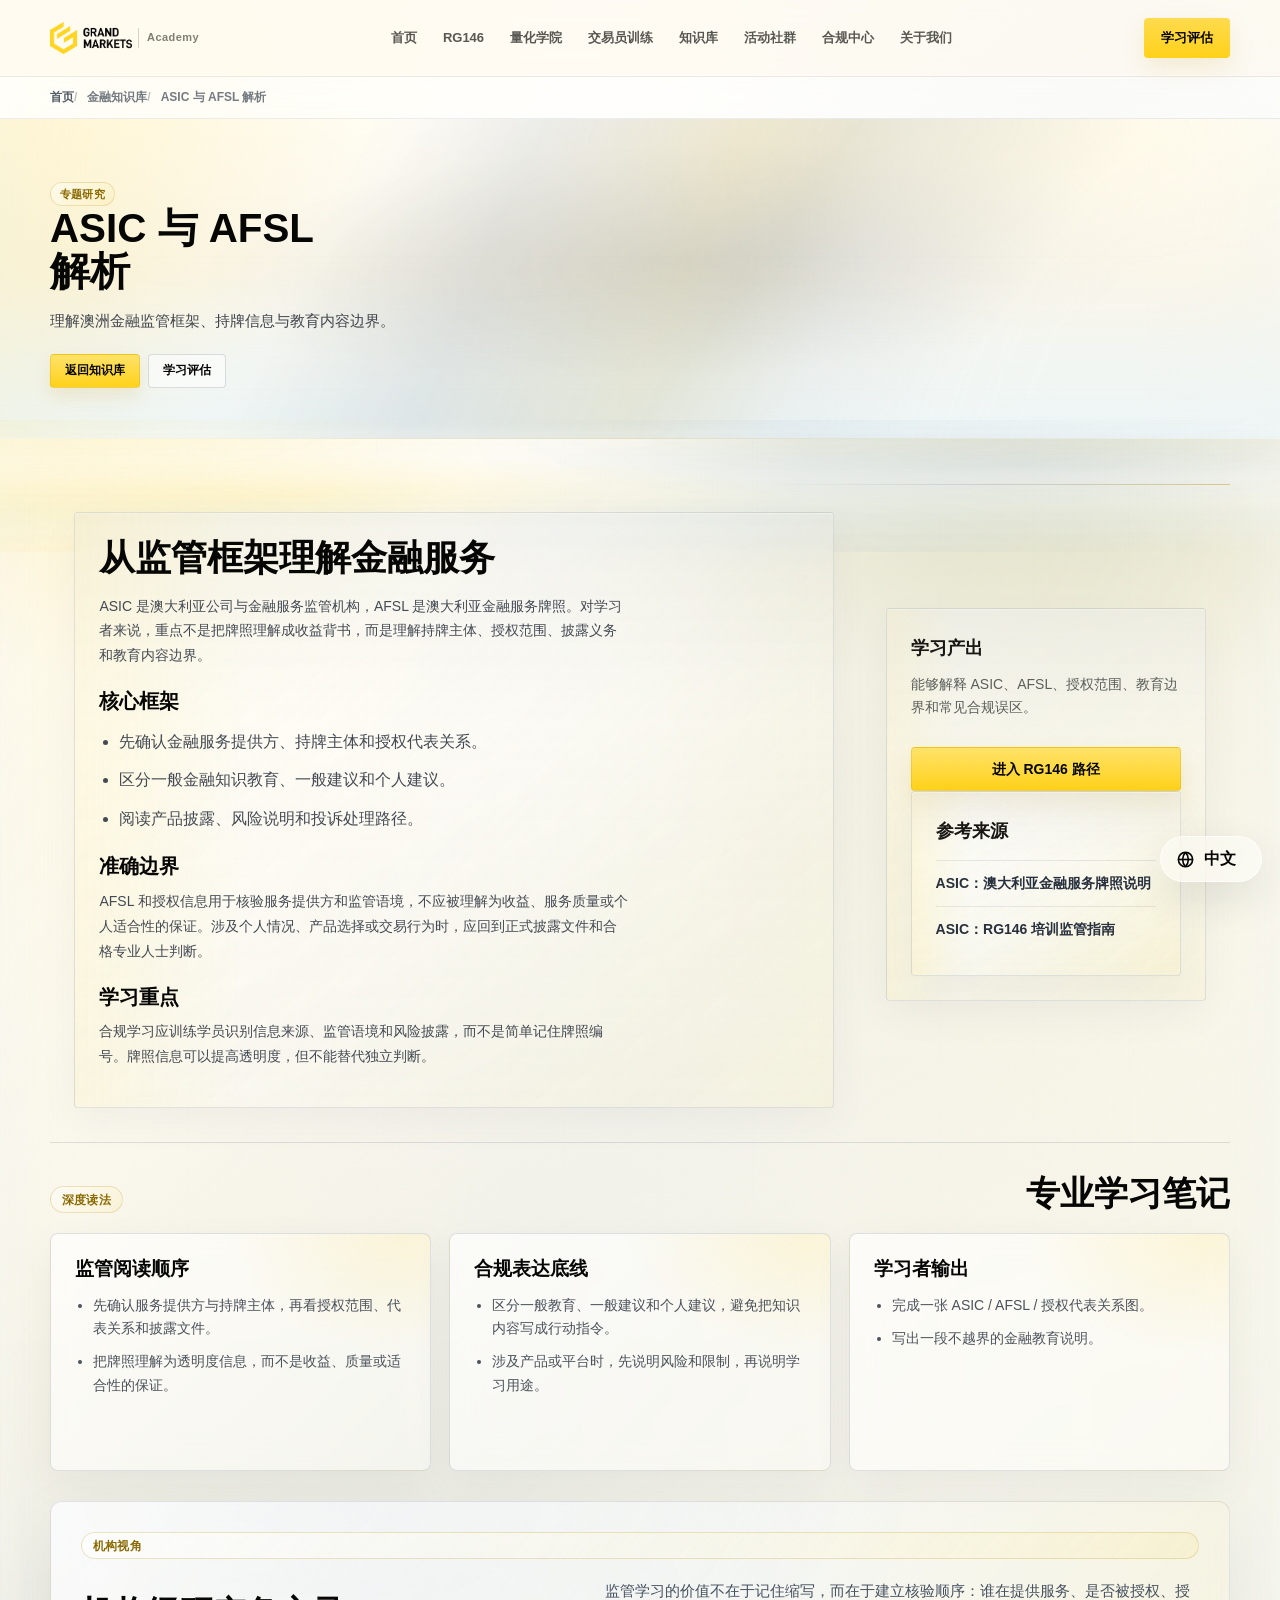
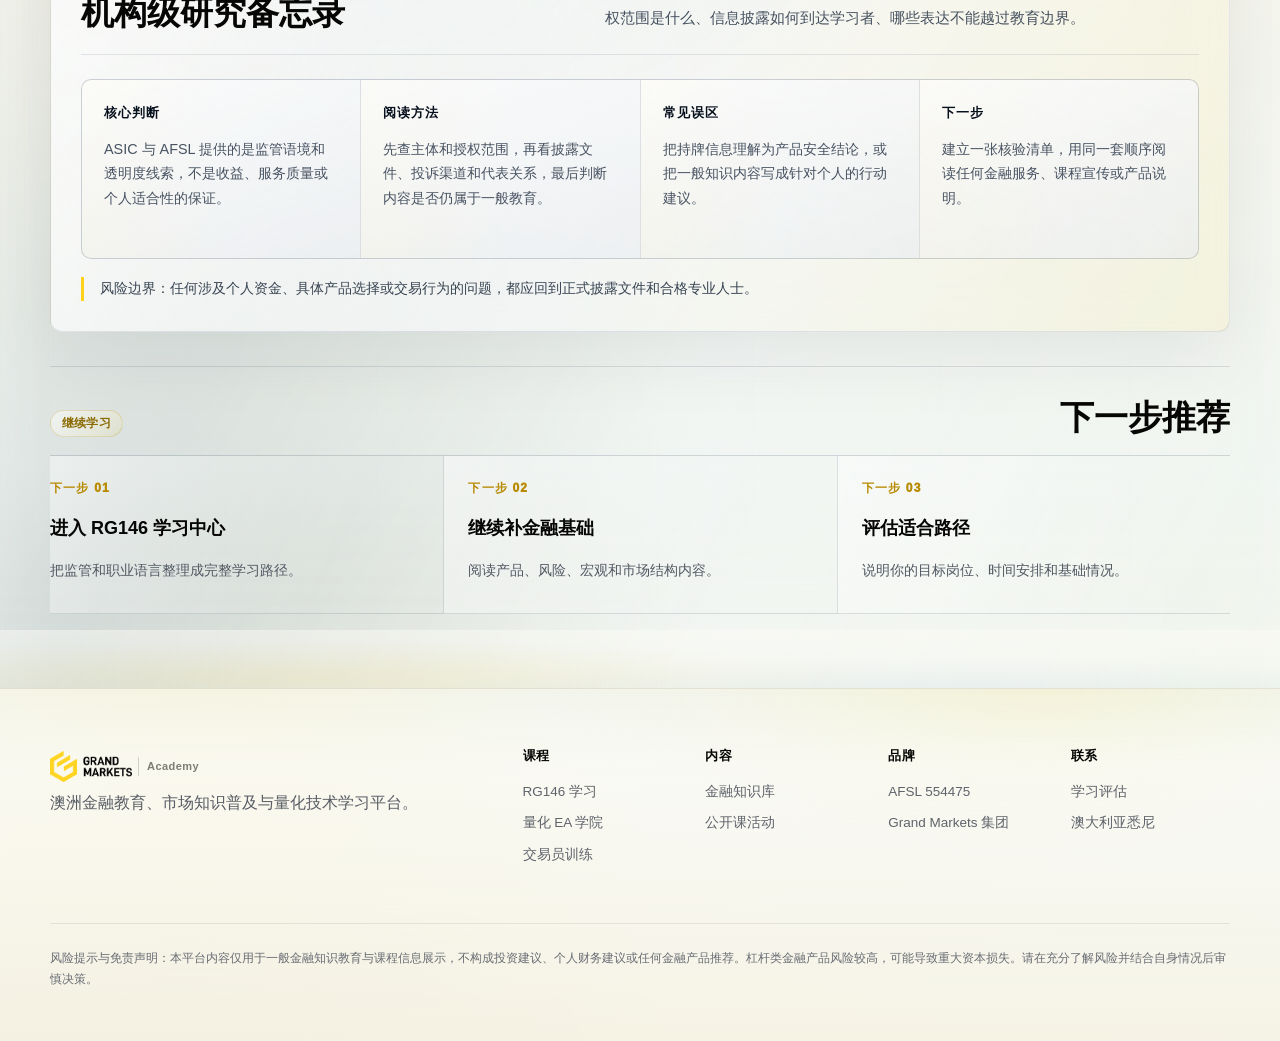
<file: topic.html>
<!doctype html>
<html lang="zh-CN">
<head>
  <meta charset="utf-8">
  <meta name="viewport" content="width=device-width, initial-scale=1">
  <title>金融知识专题 | Grand Markets Academy</title>
  <meta name="description" content="阅读 Grand Markets Academy 金融知识专题，学习监管、产品、黄金、宏观、平台、量化和风险管理内容。">
  <meta name="keywords" content="金融知识专题, ASIC, AFSL, CFD, 黄金, 宏观, 量化, 风险管理">
  <meta name="robots" content="index,follow,max-snippet:-1,max-image-preview:large,max-video-preview:-1">
  <meta name="author" content="Grand Markets Academy">
  <meta name="theme-color" content="#f6c517">
  <link rel="preload" as="image" href="assets/gm-logo-full.png">
  <link rel="canonical" href="https://www.grandmarkets.com/academy/topic.html?article=asic-afsl&amp;lang=zh">
  <link rel="alternate" hreflang="zh-CN" href="https://www.grandmarkets.com/academy/topic.html?article=asic-afsl&amp;lang=zh">
  <link rel="alternate" hreflang="en" href="https://www.grandmarkets.com/academy/topic.html?article=asic-afsl&amp;lang=en">
  <link rel="alternate" hreflang="x-default" href="https://www.grandmarkets.com/academy/topic.html?article=asic-afsl&amp;lang=en">
  <meta property="og:site_name" content="Grand Markets Academy">
  <meta property="og:type" content="article">
  <meta property="og:title" content="金融知识专题 | Grand Markets Academy">
  <meta property="og:description" content="阅读 Grand Markets Academy 金融知识专题，学习监管、产品、黄金、宏观、平台、量化和风险管理内容。">
  <meta property="og:url" content="https://www.grandmarkets.com/academy/topic.html?article=asic-afsl&amp;lang=zh">
  <meta property="og:image" content="https://www.grandmarkets.com/academy/assets/gm-logo-full.png">
  <meta property="og:locale" content="zh_CN">
  <meta name="twitter:card" content="summary_large_image">
  <meta name="twitter:title" content="金融知识专题 | Grand Markets Academy">
  <meta name="twitter:description" content="阅读 Grand Markets Academy 金融知识专题，学习监管、产品、黄金、宏观、平台、量化和风险管理内容。">
  <meta name="twitter:image" content="https://www.grandmarkets.com/academy/assets/gm-logo-full.png">
  <script type="application/ld+json" data-seo-json>{"@context":"https://schema.org","@graph":[{"@type":"EducationalOrganization","@id":"https://www.grandmarkets.com/academy/#organization","name":"Grand Markets Academy","url":"https://www.grandmarkets.com/academy/","logo":"https://www.grandmarkets.com/academy/assets/gm-logo-full.png","sameAs":["https://www.grandmarkets.com/"],"slogan":"Your Vision. Global Execution."},{"@type":"WebSite","@id":"https://www.grandmarkets.com/academy/#website","name":"Grand Markets Academy","url":"https://www.grandmarkets.com/academy/","publisher":{"@id":"https://www.grandmarkets.com/academy/#organization"},"inLanguage":"zh-CN"},{"@type":"Article","@id":"https://www.grandmarkets.com/academy/topic.html?article=asic-afsl&lang=zh#webpage","url":"https://www.grandmarkets.com/academy/topic.html?article=asic-afsl&lang=zh","name":"金融知识专题 | Grand Markets Academy","headline":"专题内容","description":"阅读 Grand Markets Academy 金融知识专题，学习监管、产品、黄金、宏观、平台、量化和风险管理内容。","inLanguage":"zh-CN","isPartOf":{"@id":"https://www.grandmarkets.com/academy/#website"},"publisher":{"@id":"https://www.grandmarkets.com/academy/#organization"}},{"@type":"BreadcrumbList","@id":"https://www.grandmarkets.com/academy/topic.html?article=asic-afsl&lang=zh#breadcrumb","itemListElement":[{"@type":"ListItem","position":1,"name":"首页","item":"https://www.grandmarkets.com/academy/?lang=zh"},{"@type":"ListItem","position":2,"name":"专题内容","item":"https://www.grandmarkets.com/academy/topic.html?article=asic-afsl&lang=zh"}]}]}</script>
  <link rel="stylesheet" href="styles.css?v=20260602-mobilebar01">
</head>
<body>
  <a class="skip-link" href="#main-content"><span data-lang-panel="zh">跳转到主要内容</span><span data-lang-panel="en">Skip to main content</span></a>
  <header class="site-header">
    <nav class="nav" aria-label="主导航">
      <a class="brand" href="index.html" aria-label="Grand Markets Academy 首页"><img class="brand-logo-full" src="assets/gm-logo-full.png" alt="Grand Markets" width="900" height="342"><span class="brand-academy">Academy</span></a>
      <button class="menu-toggle" type="button" aria-label="打开导航" aria-expanded="false" data-menu-toggle>☰</button>
      <div class="nav-links" data-nav-links>
        <a href="index.html">首页</a><a href="rg146.html">RG146</a><a href="quant.html">量化学院</a><a href="traders.html">交易员训练</a><a href="knowledge.html">知识库</a><a href="events.html">活动社群</a><a href="compliance.html">合规中心</a><a href="about.html">About Us</a>
      </div>
      <a class="nav-cta" href="index.html#contact">学习评估</a>
    </nav>
  </header>

  <main id="main-content" class="topic-shell">
    <section class="hero compact">
      <div class="hero-inner">
        <div class="hero-copy">
          <span class="eyebrow"><span data-lang-panel="zh">专题研究</span><span data-lang-panel="en">Research Note</span></span>
          <h1><span data-lang-panel="zh" data-topic-heading-zh>专题内容</span><span data-lang-panel="en" data-topic-heading-en>Topic</span></h1>
          <p><span data-lang-panel="zh" data-topic-summary-zh>Grand Markets Academy 金融知识专题。</span><span data-lang-panel="en" data-topic-summary-en>Grand Markets Academy research topic.</span></p>
          <div class="hero-actions">
            <a class="button primary" href="knowledge.html">返回知识库</a>
            <a class="button secondary" href="index.html#contact">学习评估</a>
          </div>
        </div>
      </div>
    </section>

    <section>
      <div class="section-inner">
        <article class="topic-article active" data-topic="asic-afsl" data-title-zh="ASIC 与 AFSL 解析" data-title-en="ASIC and AFSL Explained" data-summary-zh="理解澳洲金融监管框架、持牌信息与教育内容边界。" data-summary-en="Understand Australia's financial regulation framework, licensing information and education boundaries.">
          <div class="topic-layout">
            <div class="topic-body">
              <div class="topic-block" data-lang-panel="zh">
                <h2>从监管框架理解金融服务</h2>
                <p>ASIC 是澳大利亚公司与金融服务监管机构，AFSL 是澳大利亚金融服务牌照。对学习者来说，重点不是把牌照理解成收益背书，而是理解持牌主体、授权范围、披露义务和教育内容边界。</p>
                <h3>核心框架</h3>
                <ul>
                  <li>先确认金融服务提供方、持牌主体和授权代表关系。</li>
                  <li>区分一般金融知识教育、一般建议和个人建议。</li>
                  <li>阅读产品披露、风险说明和投诉处理路径。</li>
                </ul>
                <h3>准确边界</h3>
                <p>AFSL 和授权信息用于核验服务提供方和监管语境，不应被理解为收益、服务质量或个人适合性的保证。涉及个人情况、产品选择或交易行为时，应回到正式披露文件和合格专业人士判断。</p>
                <h3>学习重点</h3>
                <p>合规学习应训练学员识别信息来源、监管语境和风险披露，而不是简单记住牌照编号。牌照信息可以提高透明度，但不能替代独立判断。</p>
              </div>
              <div class="topic-block" data-lang-panel="en">
                <h2>Understanding financial services through regulation</h2>
                <p>ASIC is Australia's corporate and financial services regulator, while an AFSL is an Australian financial services licence. For learners, the objective is not to treat licensing as a return endorsement, but to understand licensed entities, authorisation scope, disclosure duties and education boundaries.</p>
                <h3>Core framework</h3>
                <ul>
                  <li>Identify the financial services provider, licence holder and authorised representative structure.</li>
                  <li>Distinguish general financial education, general advice and personal advice.</li>
                  <li>Read product disclosure, risk notices and complaint-handling channels.</li>
                </ul>
                <h3>Accurate boundary</h3>
                <p>AFSL and authorisation information support provider and regulatory-context verification. They should not be read as guarantees of returns, service quality or personal suitability. Personal circumstances, product choices and trading actions require formal disclosures and qualified professional judgement.</p>
                <h3>Learning focus</h3>
                <p>Compliance learning should train learners to assess source quality, regulatory context and risk disclosure. Licence information improves transparency, but it does not replace independent judgement.</p>
              </div>
            </div>
            <aside class="topic-aside">
              <div data-lang-panel="zh"><strong>学习产出</strong><p>能够解释 ASIC、AFSL、授权范围、教育边界和常见合规误区。</p><a class="button primary" href="rg146.html">进入 RG146 路径</a></div>
              <div data-lang-panel="en"><strong>Learning outcome</strong><p>Explain ASIC, AFSL, authorisation scope, education boundaries and common compliance misconceptions.</p><a class="button primary" href="rg146.html">Enter RG146 Pathway</a></div>
              <div class="source-list">
                <div data-lang-panel="zh"><strong>参考来源</strong><a href="https://asic.gov.au/for-finance-professionals/afs-licensees/">ASIC：澳大利亚金融服务牌照说明</a><a href="https://asic.gov.au/regulatory-resources/find-a-document/regulatory-guides/rg-146-licensing-training-of-financial-product-advisers/">ASIC：RG146 培训监管指南</a></div>
                <div data-lang-panel="en"><strong>Reference sources</strong><a href="https://asic.gov.au/for-finance-professionals/afs-licensees/">ASIC: Australian financial services licensees</a><a href="https://asic.gov.au/regulatory-resources/find-a-document/regulatory-guides/rg-146-licensing-training-of-financial-product-advisers/">ASIC: RG146 training regulatory guide</a></div>
              </div>
            </aside>
          </div>
        </article>

        <article class="topic-article" data-topic="cfd-basics" data-title-zh="差价合约是什么" data-title-en="What Are CFDs?" data-summary-zh="用教育口径解释差价合约、杠杆、保证金与主要风险。" data-summary-en="An educational explanation of contracts for difference, leverage, margin and key risks.">
          <div class="topic-layout">
            <div class="topic-body">
              <div class="topic-block" data-lang-panel="zh">
                <h2>先理解结构，再理解风险</h2>
                <p>差价合约是一种衍生品，交易者不直接持有标的资产，而是基于开仓和平仓价格之间的差额结算。它常带有杠杆机制，因此小幅价格变化也可能放大盈亏。</p>
                <h3>核心概念</h3>
                <ul>
                  <li>保证金不是成本上限，账户权益可能快速变化。</li>
                  <li>点差、隔夜成本、流动性和滑点会影响交易结果。</li>
                  <li>止损工具可以帮助控制风险，但不能保证在所有市场情境下按预期成交。</li>
                </ul>
                <h3>交易前四问</h3>
                <p>学习者在模拟或真实环境接触 CFD 前，应能回答：最大可能损失如何变化？在跳空或流动性不足时止损如何执行？隔夜成本和点差如何影响长期持仓？不同司法辖区的负余额保护、强平规则和投诉渠道是否不同？</p>
                <h3>学习重点</h3>
                <p>入门学习应聚焦产品结构、杠杆风险和订单机制，而不是预测行情。理解风险后，再进入模拟环境练习。</p>
              </div>
              <div class="topic-block" data-lang-panel="en">
                <h2>Understand the structure before the risk</h2>
                <p>A contract for difference is a derivative where the trader does not directly own the underlying asset. The outcome is based on the difference between opening and closing prices. Leverage can amplify both gains and losses.</p>
                <h3>Core concepts</h3>
                <ul>
                  <li>Margin is not a maximum cost; account equity can change quickly.</li>
                  <li>Spreads, overnight costs, liquidity and slippage affect outcomes.</li>
                  <li>Stop-loss tools may help control risk, but execution can differ across market conditions.</li>
                </ul>
                <h3>Four pre-trade questions</h3>
                <p>Before approaching CFDs in simulation or live settings, learners should be able to answer: how can maximum loss change, how might stops execute during gaps or limited liquidity, how do overnight costs and spreads affect holding periods, and how do negative balance protection, close-out rules and complaint channels differ by jurisdiction?</p>
                <h3>Learning focus</h3>
                <p>Beginner education should focus on product structure, leverage risk and order mechanics rather than market prediction. Simulation should follow risk understanding.</p>
              </div>
            </div>
            <aside class="topic-aside">
              <div data-lang-panel="zh"><strong>学习产出</strong><p>能够清楚说明差价合约的结算方式、杠杆影响和主要成本项。</p><a class="button primary" href="knowledge.html">浏览知识库</a></div>
              <div data-lang-panel="en"><strong>Learning outcome</strong><p>Explain CFD settlement, leverage impact and key cost components clearly.</p><a class="button primary" href="knowledge.html">Browse Knowledge</a></div>
              <div class="source-list">
                <div data-lang-panel="zh"><strong>参考来源</strong><a href="https://moneysmart.gov.au/investment-warnings/contracts-for-difference-cfds">MoneySmart：差价合约风险说明</a></div>
                <div data-lang-panel="en"><strong>Reference sources</strong><a href="https://moneysmart.gov.au/investment-warnings/contracts-for-difference-cfds">MoneySmart: Contracts for difference</a></div>
              </div>
            </aside>
          </div>
        </article>

        <article class="topic-article" data-topic="gold-market" data-title-zh="黄金市场基础知识" data-title-en="Gold Market Basics" data-summary-zh="理解黄金、美元、实际利率、避险需求和市场流动性之间的关系。" data-summary-en="Understand the relationships between gold, the US dollar, real rates, safe-haven demand and market liquidity.">
          <div class="topic-layout">
            <div class="topic-body">
              <div class="topic-block" data-lang-panel="zh">
                <h2>黄金不是单一逻辑驱动的资产</h2>
                <p>黄金通常同时受到美元、实际利率、通胀预期、央行需求、地缘风险和投资者风险偏好的影响。学习黄金市场应建立多因素框架，而不是用单一新闻解释全部波动。</p>
                <h3>观察维度</h3>
                <ul>
                  <li>美元强弱会影响以美元计价黄金的相对吸引力。</li>
                  <li>实际利率变化会影响无息资产的机会成本。</li>
                  <li>避险需求、央行储备和资金流动会影响中长期叙事。</li>
                </ul>
                <h3>学习重点</h3>
                <p>黄金研究适合与宏观数据日历、利率预期和技术图表一起观察。教育内容应强调情景分析，不直接给出交易建议。</p>
              </div>
              <div class="topic-block" data-lang-panel="en">
                <h2>Gold is not driven by a single factor</h2>
                <p>Gold is often influenced by the US dollar, real rates, inflation expectations, central-bank demand, geopolitical risk and investor risk appetite at the same time. Gold education should use a multi-factor framework rather than one headline.</p>
                <h3>Observation dimensions</h3>
                <ul>
                  <li>US dollar strength affects the relative appeal of dollar-priced gold.</li>
                  <li>Real-rate changes influence the opportunity cost of holding a non-yielding asset.</li>
                  <li>Safe-haven demand, central-bank reserves and fund flows shape medium-term narratives.</li>
                </ul>
                <h3>Learning focus</h3>
                <p>Gold research works best when combined with macro calendars, rate expectations and chart context. Education should emphasize scenario analysis, not trade recommendations.</p>
              </div>
            </div>
            <aside class="topic-aside">
              <div data-lang-panel="zh"><strong>学习产出</strong><p>能够把黄金价格变化拆成美元、利率、风险情绪与流动性四个维度。</p><a class="button primary" href="events.html">查看研究活动</a></div>
              <div data-lang-panel="en"><strong>Learning outcome</strong><p>Break gold price moves into US dollar, rates, risk sentiment and liquidity dimensions.</p><a class="button primary" href="events.html">View Research Events</a></div>
              <div class="source-list">
                <div data-lang-panel="zh"><strong>参考来源</strong><a href="https://www.gold.org/goldhub/research/relevance-of-gold-as-a-strategic-asset">世界黄金协会：黄金作为战略资产</a><a href="https://www.gold.org/goldhub/data/gold-market-data">世界黄金协会：黄金市场数据</a></div>
                <div data-lang-panel="en"><strong>Reference sources</strong><a href="https://www.gold.org/goldhub/research/relevance-of-gold-as-a-strategic-asset">World Gold Council: Gold as a strategic asset</a><a href="https://www.gold.org/goldhub/data/gold-market-data">World Gold Council: Gold market data</a></div>
              </div>
            </aside>
          </div>
        </article>

        <article class="topic-article" data-topic="macro-framework" data-title-zh="宏观经济分析方法论" data-title-en="Macro Analysis Framework" data-summary-zh="建立从通胀、就业、利率、央行沟通到资产反应的研究路径。" data-summary-en="Build a research path from inflation, employment, rates and central-bank communication to asset reactions.">
          <div class="topic-layout">
            <div class="topic-body">
              <div class="topic-block" data-lang-panel="zh">
                <h2>宏观分析要先有顺序</h2>
                <p>宏观数据本身并不自动等于市场方向。更专业的方法是先理解数据相对预期的差异，再分析央行反应函数、利率曲线和风险资产定价。</p>
                <h3>研究流程</h3>
                <ul>
                  <li>记录数据公布值、前值、市场预期和修正值。</li>
                  <li>判断数据是否改变通胀、增长或就业叙事。</li>
                  <li>观察利率、汇率、黄金和股票指数的联动反应。</li>
                </ul>
                <h3>关键原则</h3>
                <p>同一组数据在不同市场状态下可能产生不同反应。交易者需要区分“数据本身”“市场预期”“央行可能反应”和“资产价格已经计入多少”。</p>
                <h3>学习重点</h3>
                <p>宏观学习的目标不是预测每一次数据后的方向，而是形成稳定的阅读、记录和复盘流程。</p>
              </div>
              <div class="topic-block" data-lang-panel="en">
                <h2>Macro analysis needs sequence</h2>
                <p>Macro data does not automatically translate into market direction. A professional approach starts with surprise versus expectations, then assesses central-bank reaction functions, rate curves and risk-asset pricing.</p>
                <h3>Research workflow</h3>
                <ul>
                  <li>Record the release, previous value, market expectation and revisions.</li>
                  <li>Assess whether the data changes inflation, growth or employment narratives.</li>
                  <li>Observe linked reactions across rates, FX, gold and equity indices.</li>
                </ul>
                <h3>Key principle</h3>
                <p>The same data point can create different reactions in different market regimes. Traders should separate the data itself, market expectations, likely central-bank response and what asset prices have already discounted.</p>
                <h3>Learning focus</h3>
                <p>The goal is not to forecast every release, but to build a stable reading, logging and review process.</p>
              </div>
            </div>
            <aside class="topic-aside">
              <div data-lang-panel="zh"><strong>学习产出</strong><p>建立宏观数据观察表，并用事件、预期和市场反应做复盘。</p><a class="button primary" href="events.html">加入研究简报</a></div>
              <div data-lang-panel="en"><strong>Learning outcome</strong><p>Build a macro data log and review events through expectations and market reactions.</p><a class="button primary" href="events.html">Join Research Briefing</a></div>
              <div class="source-list">
                <div data-lang-panel="zh"><strong>参考来源</strong><a href="https://www.rba.gov.au/education/resources/explainers/">澳洲央行：经济与金融解释资料</a><a href="https://www.rba.gov.au/education/resources/explainers/inflation-and-its-measurement.html">澳洲央行：通胀与衡量方法</a></div>
                <div data-lang-panel="en"><strong>Reference sources</strong><a href="https://www.rba.gov.au/education/resources/explainers/">RBA: Economic and financial explainers</a><a href="https://www.rba.gov.au/education/resources/explainers/inflation-and-its-measurement.html">RBA: Inflation and its measurement</a></div>
              </div>
            </aside>
          </div>
        </article>

        <article class="topic-article" data-topic="mt4-mt5" data-title-zh="MT4 / MT5 入门" data-title-en="MT4 / MT5 Basics" data-summary-zh="认识交易平台界面、订单类型、图表工具、模拟账户与自动化开发环境。" data-summary-en="Learn platform interface, order types, chart tools, demo accounts and automated development environments.">
          <div class="topic-layout">
            <div class="topic-body">
              <div class="topic-block" data-lang-panel="zh">
                <h2>平台学习要服务于风险管理</h2>
                <p>MT4 和 MT5 是常见的交易平台。入门学习不应只停留在点击按钮，而应理解报价、订单、图表、持仓、历史记录和模拟环境之间的关系。</p>
                <h3>学习模块</h3>
                <ul>
                  <li>认识市场报价、订单类型、止损止盈和持仓管理。</li>
                  <li>使用图表周期、指标和对象工具做结构化观察。</li>
                  <li>在模拟账户中练习执行流程，再进入 EA 或脚本开发。</li>
                </ul>
                <h3>学习重点</h3>
                <p>平台训练应记录每一次操作目的、风险参数和复盘结果，避免把技术工具误解成确定性结果。</p>
              </div>
              <div class="topic-block" data-lang-panel="en">
                <h2>Platform learning should serve risk management</h2>
                <p>MT4 and MT5 are widely used trading platforms. Introductory learning should go beyond clicking buttons and cover quotes, orders, charts, positions, history and simulation environments.</p>
                <h3>Learning modules</h3>
                <ul>
                  <li>Understand quotes, order types, stop loss, take profit and position management.</li>
                  <li>Use chart timeframes, indicators and drawing tools for structured observation.</li>
                  <li>Practice execution in a demo environment before EA or script development.</li>
                </ul>
                <h3>Learning focus</h3>
                <p>Platform training should record purpose, risk parameters and review notes for each action, avoiding the misconception that tools remove market risk.</p>
              </div>
            </div>
            <aside class="topic-aside">
              <div data-lang-panel="zh"><strong>学习产出</strong><p>能够完成模拟账户基础操作，并理解订单、图表与风险参数。</p><a class="button primary" href="quant.html">进入量化学院</a></div>
              <div data-lang-panel="en"><strong>Learning outcome</strong><p>Complete basic demo-account operations and understand orders, charts and risk parameters.</p><a class="button primary" href="quant.html">Enter Quant Academy</a></div>
              <div class="source-list">
                <div data-lang-panel="zh"><strong>参考来源</strong><a href="https://www.mql5.com/en/docs">MQL5：官方文档</a><a href="https://www.metatrader5.com/en/automated-trading">MetaTrader 5：自动化交易说明</a></div>
                <div data-lang-panel="en"><strong>Reference sources</strong><a href="https://www.mql5.com/en/docs">MQL5: Official documentation</a><a href="https://www.metatrader5.com/en/automated-trading">MetaTrader 5: Automated trading</a></div>
              </div>
            </aside>
          </div>
        </article>

        <article class="topic-article" data-topic="grand-markets-education" data-title-zh="关于 Grand Markets 与 Academy" data-title-en="About Grand Markets and the Academy" data-summary-zh="说明品牌执行能力、教育平台定位与金融知识普及之间的关系。" data-summary-en="Explain the relationship between brand execution capability, academy positioning and market education.">
          <div class="topic-layout">
            <div class="topic-body">
              <div class="topic-block" data-lang-panel="zh">
                <h2>从品牌到教育平台</h2>
                <p>Grand Markets Academy 的定位是把市场知识、职业路径和技术训练整理成更清楚的学习体系。学院表达强调教育、研究和社群学习，而不是促销式金融产品推广。</p>
                <h3>内容原则</h3>
                <ul>
                  <li>保持专业、克制、透明，避免收益承诺。</li>
                  <li>把监管、产品、市场和技术知识拆成清晰模块。</li>
                  <li>通过公开课、课程和社群形成持续学习关系。</li>
                </ul>
                <h3>学习重点</h3>
                <p>学院内容用于帮助学习者理解市场语言和风险边界，不构成个人投资建议。</p>
                <h3>中国语境下的内容边界</h3>
                <p>面向中国语境的教育内容应避免演变为有偿证券期货投资咨询。课程、社群或直播可以讲概念、风险和研究流程，但不应向学习者提供具体证券期货品种的分析、预测、推荐、跟单或代客操作安排。</p>
              </div>
              <div class="topic-block" data-lang-panel="en">
                <h2>From brand to education platform</h2>
                <p>Grand Markets Academy organizes market knowledge, career pathways and technical training into a clearer learning system. The Academy emphasises education, research and community learning rather than promotional financial product marketing.</p>
                <h3>Content principles</h3>
                <ul>
                  <li>Stay professional, restrained and transparent, avoiding return promises.</li>
                  <li>Break regulation, products, markets and technology into clear modules.</li>
                  <li>Build continuous learning relationships through classes, programmes and community.</li>
                </ul>
                <h3>Learning focus</h3>
                <p>Academy content helps learners understand market language and risk boundaries. It is not personal investment advice.</p>
                <h3>China-context content boundary</h3>
                <p>Education content for a China-facing context should not become paid securities or futures investment consulting. Courses, communities and live sessions may discuss concepts, risks and research process, but should not provide specific securities or futures analysis, forecasts, recommendations, copy-trading or discretionary trading arrangements.</p>
              </div>
            </div>
            <aside class="topic-aside">
              <div data-lang-panel="zh"><strong>学习产出</strong><p>理解 Academy 的教育定位、内容边界和与品牌背景的关系。</p><a class="button primary" href="about.html">了解关于我们</a></div>
              <div data-lang-panel="en"><strong>Learning outcome</strong><p>Understand the Academy's education positioning, content boundaries and brand context.</p><a class="button primary" href="about.html">Read About Us</a></div>
              <div class="source-list">
                <div data-lang-panel="zh"><strong>延伸入口</strong><a href="about.html">关于我们</a><a href="events.html">活动与社群</a></div>
                <div data-lang-panel="en"><strong>Related entry</strong><a href="about.html">About Us</a><a href="events.html">Events and Community</a></div>
              </div>
            </aside>
          </div>
        </article>

        <article class="topic-article" data-topic="rg146-foundation" data-title-zh="RG146 学习者的金融基础补齐" data-title-en="Finance Foundations for RG146 Learners" data-summary-zh="为 RG146 学习者补齐监管、产品、风险、客户沟通和市场基础。" data-summary-en="Strengthen regulation, product, risk, client communication and market foundations for RG146 learners.">
          <div class="topic-layout">
            <div class="topic-body">
              <div class="topic-block" data-lang-panel="zh">
                <h2>先补金融基础，再进入考试框架</h2>
                <p>很多学习者遇到的困难不是题目本身，而是缺少金融产品、监管语言和风险披露的背景知识。补齐基础可以提高学习效率，也能减少死记硬背。</p>
                <h3>建议顺序</h3>
                <ol>
                  <li>先理解金融服务、监管机构和持牌语境。</li>
                  <li>再学习产品分类、风险类型和客户沟通。</li>
                  <li>最后进入题库训练和模拟测试复盘。</li>
                </ol>
                <h3>学习重点</h3>
                <p>基础补齐的目标是把概念连接成地图，让学员知道每个知识点为什么重要。</p>
                <h3>适当性意识</h3>
                <p>学习者应理解产品和服务需要按风险、复杂度、杠杆、流动性和自身风险承受能力进行匹配。课程学习可以提升认知，但不能替代正式的适当性评估。</p>
              </div>
              <div class="topic-block" data-lang-panel="en">
                <h2>Build finance foundations before exam structure</h2>
                <p>Many learners struggle not because of the questions alone, but because they lack background in products, regulatory language and risk disclosure. Foundation work improves efficiency and reduces rote memorisation.</p>
                <h3>Suggested sequence</h3>
                <ol>
                  <li>Understand financial services, regulators and licensing context.</li>
                  <li>Study product categories, risk types and client communication.</li>
                  <li>Move into question banks and mock-test review.</li>
                </ol>
                <h3>Learning focus</h3>
                <p>The goal is to connect concepts into a map so learners understand why each knowledge point matters.</p>
                <h3>Suitability awareness</h3>
                <p>Learners should understand that products and services need to be matched against risk, complexity, leverage, liquidity and their own risk capacity. Course learning can improve literacy, but it does not replace formal suitability assessment.</p>
              </div>
            </div>
            <aside class="topic-aside">
              <div data-lang-panel="zh"><strong>学习产出</strong><p>形成一张 RG146 基础知识地图，明确下一步学习路径。</p><a class="button primary" href="rg146.html">查看学习路径</a></div>
              <div data-lang-panel="en"><strong>Learning outcome</strong><p>Create a foundation knowledge map and define the next learning path.</p><a class="button primary" href="rg146.html">View Learning Path</a></div>
              <div class="source-list">
                <div data-lang-panel="zh"><strong>参考来源</strong><a href="https://asic.gov.au/regulatory-resources/find-a-document/regulatory-guides/rg-146-licensing-training-of-financial-product-advisers/">ASIC：RG146 培训监管指南</a></div>
                <div data-lang-panel="en"><strong>Reference sources</strong><a href="https://asic.gov.au/regulatory-resources/find-a-document/regulatory-guides/rg-146-licensing-training-of-financial-product-advisers/">ASIC: RG146 training regulatory guide</a></div>
              </div>
            </aside>
          </div>
        </article>

        <article class="topic-article" data-topic="cfd-forex-stocks" data-title-zh="差价合约、外汇和股票有什么不同" data-title-en="How CFDs, Forex and Stocks Differ" data-summary-zh="比较三类市场工具的所有权、杠杆、交易时间、成本和风险结构。" data-summary-en="Compare ownership, leverage, trading hours, costs and risk structures across CFDs, forex and stocks.">
          <div class="topic-layout">
            <div class="topic-body">
              <div class="topic-block" data-lang-panel="zh">
                <h2>不同工具有不同风险结构</h2>
                <p>股票通常代表公司权益，外汇是不同货币之间的兑换市场，差价合约则是基于标的价格变化结算的衍生品。学习时应先理解“是否拥有资产”和“是否使用杠杆”。</p>
                <h3>比较维度</h3>
                <ul>
                  <li>所有权：股票可能代表权益，差价合约通常不代表持有标的。</li>
                  <li>杠杆：外汇和差价合约常见杠杆机制，风险变化更快。</li>
                  <li>成本：点差、佣金、隔夜成本和税务处理都需要单独理解。</li>
                </ul>
                <h3>学习重点</h3>
                <p>不要用同一套思维看待所有产品。产品结构不同，风险管理方法也不同。</p>
                <h3>跨境提醒</h3>
                <p>不同司法辖区对杠杆、负余额保护、强平、披露文件和投诉渠道的要求可能不同。学习者应先确认服务提供方、适用法律和消费者保护范围。</p>
              </div>
              <div class="topic-block" data-lang-panel="en">
                <h2>Different instruments have different risk structures</h2>
                <p>Stocks commonly represent company ownership, forex is the exchange of currencies, and CFDs are derivatives settled against price changes. Learning should begin with ownership and leverage.</p>
                <h3>Comparison dimensions</h3>
                <ul>
                  <li>Ownership: stocks may represent equity, while CFDs usually do not represent ownership of the underlying asset.</li>
                  <li>Leverage: forex and CFDs often use leverage, which can accelerate risk changes.</li>
                  <li>Costs: spreads, commissions, overnight costs and tax treatment require separate understanding.</li>
                </ul>
                <h3>Learning focus</h3>
                <p>Do not apply one mental model to every product. Different structures require different risk management methods.</p>
                <h3>Cross-border reminder</h3>
                <p>Leverage, negative balance protection, close-out, disclosure documents and complaint channels can differ by jurisdiction. Learners should verify the provider, applicable law and consumer-protection scope first.</p>
              </div>
            </div>
            <aside class="topic-aside">
              <div data-lang-panel="zh"><strong>学习产出</strong><p>能够用所有权、杠杆和成本三条线比较不同市场工具。</p><a class="button primary" href="knowledge.html">继续阅读</a></div>
              <div data-lang-panel="en"><strong>Learning outcome</strong><p>Compare instruments through ownership, leverage and cost structures.</p><a class="button primary" href="knowledge.html">Continue Reading</a></div>
              <div class="source-list">
                <div data-lang-panel="zh"><strong>参考来源</strong><a href="https://moneysmart.gov.au/investment-warnings/contracts-for-difference-cfds">MoneySmart：差价合约风险说明</a><a href="https://moneysmart.gov.au/shares">MoneySmart：股票投资基础</a></div>
                <div data-lang-panel="en"><strong>Reference sources</strong><a href="https://moneysmart.gov.au/investment-warnings/contracts-for-difference-cfds">MoneySmart: CFDs</a><a href="https://moneysmart.gov.au/shares">MoneySmart: Shares</a></div>
              </div>
            </aside>
          </div>
        </article>

        <article class="topic-article" data-topic="gold-usd-rates" data-title-zh="黄金价格、美元与利率" data-title-en="Gold, the US Dollar and Interest Rates" data-summary-zh="用宏观框架解释黄金为什么经常与美元、实际利率和风险情绪一起分析。" data-summary-en="Use a macro framework to explain why gold is often analysed alongside the US dollar, real rates and risk sentiment.">
          <div class="topic-layout">
            <div class="topic-body">
              <div class="topic-block" data-lang-panel="zh">
                <h2>美元与利率是黄金研究的基础变量</h2>
                <p>黄金以美元计价较常见，因此美元强弱会改变非美元投资者的购买成本。利率尤其是实际利率，会影响持有无息资产的机会成本。</p>
                <h3>分析路径</h3>
                <ul>
                  <li>先看美元指数和主要货币的变化。</li>
                  <li>再看名义利率、通胀预期和实际利率。</li>
                  <li>最后结合避险需求、央行需求和技术结构。</li>
                </ul>
                <h3>学习重点</h3>
                <p>单一变量很少能解释全部行情。更好的方式是做情景表，把每个因素对黄金的可能影响写清楚。</p>
              </div>
              <div class="topic-block" data-lang-panel="en">
                <h2>The dollar and rates are core gold variables</h2>
                <p>Gold is commonly priced in US dollars, so dollar strength changes the purchase cost for non-dollar investors. Rates, especially real rates, affect the opportunity cost of holding a non-yielding asset.</p>
                <h3>Analysis path</h3>
                <ul>
                  <li>Start with the US dollar index and major currency moves.</li>
                  <li>Then assess nominal rates, inflation expectations and real rates.</li>
                  <li>Finally combine safe-haven demand, central-bank demand and technical structure.</li>
                </ul>
                <h3>Learning focus</h3>
                <p>One factor rarely explains the full move. A better approach is to build scenarios and write down each factor's potential impact on gold.</p>
              </div>
            </div>
            <aside class="topic-aside">
              <div data-lang-panel="zh"><strong>学习产出</strong><p>建立美元、实际利率、避险情绪和黄金价格之间的观察框架。</p><a class="button primary" href="events.html">查看黄金简报</a></div>
              <div data-lang-panel="en"><strong>Learning outcome</strong><p>Build an observation framework linking the dollar, real rates, risk sentiment and gold.</p><a class="button primary" href="events.html">View Gold Briefing</a></div>
              <div class="source-list">
                <div data-lang-panel="zh"><strong>参考来源</strong><a href="https://www.gold.org/goldhub/research/relevance-of-gold-as-a-strategic-asset">世界黄金协会：黄金作为战略资产</a><a href="https://www.rba.gov.au/education/resources/explainers/what-is-monetary-policy.html">澳洲央行：货币政策与利率</a></div>
                <div data-lang-panel="en"><strong>Reference sources</strong><a href="https://www.gold.org/goldhub/research/relevance-of-gold-as-a-strategic-asset">World Gold Council: Gold as a strategic asset</a><a href="https://www.rba.gov.au/education/resources/explainers/what-is-monetary-policy.html">RBA: Monetary policy and interest rates</a></div>
              </div>
            </aside>
          </div>
        </article>

        <article class="topic-article" data-topic="afsl-554475" data-title-zh="AFSL 554475 代表什么" data-title-en="What AFSL 554475 Represents" data-summary-zh="用合规、克制的方式理解牌照编号、持牌背景和教育表达边界。" data-summary-en="Understand a licence number, licensed context and education boundaries in a compliant and restrained way.">
          <div class="topic-layout">
            <div class="topic-body">
              <div class="topic-block" data-lang-panel="zh">
                <h2>牌照编号是透明度信息，不是收益承诺</h2>
                <p>AFSL 编号用于识别澳洲金融服务持牌主体。对教育平台而言，展示相关背景应帮助学习者理解监管语境，而不是暗示任何投资结果。</p>
                <h3>正确理解</h3>
                <ul>
                  <li>牌照信息应与持牌主体名称、授权范围和披露文件一起理解。</li>
                  <li>教育内容不应被表述为个人财务建议。</li>
                  <li>任何产品或服务信息都应配合风险提示和适用性判断。</li>
                </ul>
                <h3>学习重点</h3>
                <p>合规表达的关键是透明、准确、不过度延伸。学习者应学会查证信息，而不是只看一句推广语。</p>
                <h3>核验顺序</h3>
                <p>先核验持牌主体和授权范围，再核验披露文件、目标市场、投诉渠道和资金路径。不要把牌照编号单独理解为产品适合性或账户安全结论。</p>
              </div>
              <div class="topic-block" data-lang-panel="en">
                <h2>A licence number is transparency information, not a return promise</h2>
                <p>An AFSL number helps identify an Australian financial services licence holder. For an education platform, related background should help learners understand regulatory context, not imply investment outcomes.</p>
                <h3>Correct interpretation</h3>
                <ul>
                  <li>Licence information should be read with the entity name, authorisation scope and disclosure documents.</li>
                  <li>Education content should not be presented as personal financial advice.</li>
                  <li>Any product or service information should be paired with risk notices and suitability considerations.</li>
                </ul>
                <h3>Learning focus</h3>
                <p>Compliant expression is transparent, accurate and not overextended. Users should learn to verify information rather than rely on one promotional phrase.</p>
                <h3>Verification order</h3>
                <p>Verify the licence holder and authorisation scope first, then disclosures, target market, complaint channels and money path. Do not treat a licence number alone as a conclusion about product suitability or account safety.</p>
              </div>
            </div>
            <aside class="topic-aside">
              <div data-lang-panel="zh"><strong>学习产出</strong><p>能够解释 AFSL 编号的作用，并区分持牌背景与投资建议。</p><a class="button primary" href="about.html">查看品牌背景</a></div>
              <div data-lang-panel="en"><strong>Learning outcome</strong><p>Explain the role of an AFSL number and distinguish licensed context from advice.</p><a class="button primary" href="about.html">View Brand Context</a></div>
              <div class="source-list">
                <div data-lang-panel="zh"><strong>参考来源</strong><a href="https://asic.gov.au/for-finance-professionals/afs-licensees/">ASIC：澳大利亚金融服务牌照说明</a></div>
                <div data-lang-panel="en"><strong>Reference sources</strong><a href="https://asic.gov.au/for-finance-professionals/afs-licensees/">ASIC: Australian financial services licensees</a></div>
              </div>
            </aside>
          </div>
        </article>

        <article class="topic-article" data-topic="rg146-overview" data-title-zh="RG146 是什么" data-title-en="What Is RG146?" data-summary-zh="解释 RG146 的学习目的、适用人群、知识结构与职业语境。" data-summary-en="Explain the learning purpose, audience, knowledge structure and career context of RG146.">
          <div class="topic-layout">
            <div class="topic-body">
              <div class="topic-block" data-lang-panel="zh">
                <h2>RG146 是澳洲金融服务知识训练的重要入口</h2>
                <p>RG146 常被用于理解澳洲金融产品建议人员的培训要求和知识框架。对学习者而言，它提供了合规、产品、风险和客户沟通的系统入口。</p>
                <p>需要注意的是，ASIC 说明自 2019 年专业标准改革起，RG146 培训标准一般不再适用于向零售客户提供相关金融产品个人建议的 relevant providers。学习者应按目标角色、建议类型和产品范围核验适用要求。</p>
                <h3>适合人群</h3>
                <ul>
                  <li>希望了解澳洲金融行业和职业路径的学习者。</li>
                  <li>需要补齐金融产品、风险披露和合规语言的人群。</li>
                  <li>准备进入相关岗位或希望提高专业表达的人群。</li>
                </ul>
                <h3>学习重点</h3>
                <p>RG146 学习不只是考试准备，更是建立金融服务语言、职业伦理和风险意识。</p>
              </div>
              <div class="topic-block" data-lang-panel="en">
                <h2>RG146 is an important foundation for Australian financial services knowledge</h2>
                <p>RG146 is commonly used to understand training requirements and knowledge frameworks for financial product advice roles in Australia. For learners, it offers a structured entry into compliance, products, risk and client communication.</p>
                <p>ASIC states that since the 2019 professional standards reforms, RG146 training standards generally no longer apply to relevant providers who provide personal advice on relevant financial products to retail clients. Learners should verify the applicable requirement by target role, advice type and product scope.</p>
                <h3>Suitable audience</h3>
                <ul>
                  <li>Learners exploring Australia's finance industry and career pathways.</li>
                  <li>People strengthening product, disclosure and compliance language.</li>
                  <li>Candidates entering related roles or improving professional communication.</li>
                </ul>
                <h3>Learning focus</h3>
                <p>RG146 learning is not only question practice; it builds financial services language, professional ethics and risk awareness.</p>
              </div>
            </div>
            <aside class="topic-aside">
              <div data-lang-panel="zh"><strong>学习产出</strong><p>清楚说明 RG146 的目的、适合人群和核心知识模块。</p><a class="button primary" href="rg146.html">进入学习中心</a></div>
              <div data-lang-panel="en"><strong>Learning outcome</strong><p>Clearly explain RG146's purpose, audience and core knowledge modules.</p><a class="button primary" href="rg146.html">Enter Learning Centre</a></div>
              <div class="source-list">
                <div data-lang-panel="zh"><strong>参考来源</strong><a href="https://asic.gov.au/regulatory-resources/find-a-document/regulatory-guides/rg-146-licensing-training-of-financial-product-advisers/">ASIC：RG146 培训监管指南</a></div>
                <div data-lang-panel="en"><strong>Reference sources</strong><a href="https://asic.gov.au/regulatory-resources/find-a-document/regulatory-guides/rg-146-licensing-training-of-financial-product-advisers/">ASIC: RG146 training regulatory guide</a></div>
              </div>
            </aside>
          </div>
        </article>

        <article class="topic-article" data-topic="finance-career" data-title-zh="澳洲金融从业资格路径" data-title-en="Australian Finance Career Pathway" data-summary-zh="从学习目标、行业语言、合规认知和职业发展角度理解金融从业路径。" data-summary-en="Understand finance career pathways through learning goals, industry language, compliance literacy and professional development.">
          <div class="topic-layout">
            <div class="topic-body">
              <div class="topic-block" data-lang-panel="zh">
                <h2>职业路径需要知识、表达和合规意识</h2>
                <p>澳洲金融行业涉及监管、产品、客户沟通和职业伦理。学习路径应从金融基础开始，再进入专业知识、简历表达、面试沟通和持续学习。</p>
                <h3>路径结构</h3>
                <ul>
                  <li>基础层：市场、产品、风险和监管语言。</li>
                  <li>专业层：RG146、产品知识、合规和客户沟通。</li>
                  <li>发展层：研究能力、数据能力、展示作品和行业网络。</li>
                </ul>
                <h3>学习重点</h3>
                <p>职业发展不是单一资质完成，而是持续建立可信表达、专业判断和学习记录。</p>
              </div>
              <div class="topic-block" data-lang-panel="en">
                <h2>Career pathways require knowledge, communication and compliance literacy</h2>
                <p>The Australian finance industry involves regulation, products, client communication and professional ethics. A pathway should begin with foundations, then move into professional knowledge, resume language, interview communication and continuous learning.</p>
                <h3>Pathway structure</h3>
                <ul>
                  <li>Foundation: markets, products, risk and regulatory language.</li>
                  <li>Professional: RG146, product knowledge, compliance and client communication.</li>
                  <li>Development: research capability, data capability, portfolio work and industry network.</li>
                </ul>
                <h3>Learning focus</h3>
                <p>Career development is not the completion of one certificate; it is the ongoing building of credible communication, professional judgement and learning records.</p>
              </div>
            </div>
            <aside class="topic-aside">
              <div data-lang-panel="zh"><strong>学习产出</strong><p>把金融职业目标拆成基础知识、专业训练和发展资产三部分。</p><a class="button primary" href="about.html">查看学院方法</a></div>
              <div data-lang-panel="en"><strong>Learning outcome</strong><p>Break finance career goals into foundations, professional training and development assets.</p><a class="button primary" href="about.html">View Academy Method</a></div>
              <div class="source-list">
                <div data-lang-panel="zh"><strong>参考来源</strong><a href="https://www.cfainstitute.org/standards/professionals/code-ethics-standards">CFA Institute：职业伦理与专业标准</a><a href="https://asic.gov.au/regulatory-resources/find-a-document/regulatory-guides/rg-146-licensing-training-of-financial-product-advisers/">ASIC：RG146 培训监管指南</a></div>
                <div data-lang-panel="en"><strong>Reference sources</strong><a href="https://www.cfainstitute.org/standards/professionals/code-ethics-standards">CFA Institute: Ethics and Standards</a><a href="https://asic.gov.au/regulatory-resources/find-a-document/regulatory-guides/rg-146-licensing-training-of-financial-product-advisers/">ASIC: RG146 training regulatory guide</a></div>
              </div>
            </aside>
          </div>
        </article>

        <article class="topic-article" data-topic="asic-compliance" data-title-zh="ASIC 监管与合规边界" data-title-en="ASIC Regulation and Compliance Boundaries" data-summary-zh="解释监管信息、持牌语境、教育内容和个人建议之间的边界。" data-summary-en="Clarify the boundaries between regulatory information, licensing context, education content and personal advice.">
          <div class="topic-layout">
            <div class="topic-body">
              <div class="topic-block" data-lang-panel="zh">
                <h2>合规边界决定教育内容的可信度</h2>
                <p>金融教育内容需要避免把一般知识包装成个人建议，也不能把监管信息夸大成收益背书。专业表达应清楚说明信息目的、适用范围和风险限制。</p>
                <h3>边界检查</h3>
                <ul>
                  <li>是否说明内容仅为一般教育信息。</li>
                  <li>是否避免承诺收益、暗示确定性或忽略风险。</li>
                  <li>是否鼓励学习者结合自身情况进行独立判断。</li>
                </ul>
                <h3>学习重点</h3>
                <p>合规不是削弱表达，而是让表达更可信、更专业、更可持续。</p>
                <h3>红线提示</h3>
                <p>当教育内容开始结合某位学习者的资金状况、交易经验、风险承受能力或具体产品选择给出行动判断时，就可能越过一般教育边界。平台应把这类问题引导至合格专业人士和正式披露文件。</p>
              </div>
              <div class="topic-block" data-lang-panel="en">
                <h2>Compliance boundaries determine educational credibility</h2>
                <p>Financial education should avoid packaging general knowledge as personal advice or overstating regulatory information as a return endorsement. Professional wording explains purpose, scope and risk limitations clearly.</p>
                <h3>Boundary checks</h3>
                <ul>
                  <li>Does the content state that it is general educational information?</li>
                  <li>Does it avoid return promises, certainty claims or risk omissions?</li>
                  <li>Does it encourage learners to make independent decisions based on their circumstances?</li>
                </ul>
                <h3>Learning focus</h3>
                <p>Compliance does not weaken expression; it makes communication more credible, professional and sustainable.</p>
                <h3>Red-line reminder</h3>
                <p>When education content starts giving action judgement based on a learner's capital, trading experience, risk capacity or specific product choice, it may move beyond general education. The platform should direct these questions to qualified professionals and formal disclosures.</p>
              </div>
            </div>
            <aside class="topic-aside">
              <div data-lang-panel="zh"><strong>学习产出</strong><p>能够检查金融教育内容是否越过合规表达边界。</p><a class="button primary" href="rg146.html">继续学习合规</a></div>
              <div data-lang-panel="en"><strong>Learning outcome</strong><p>Check whether financial education content crosses compliance boundaries.</p><a class="button primary" href="rg146.html">Continue Compliance Learning</a></div>
              <div class="source-list">
                <div data-lang-panel="zh"><strong>参考来源</strong><a href="https://asic.gov.au/for-finance-professionals/afs-licensees/">ASIC：金融服务持牌人信息</a><a href="https://moneysmart.gov.au/">MoneySmart：消费者金融教育</a></div>
                <div data-lang-panel="en"><strong>Reference sources</strong><a href="https://asic.gov.au/for-finance-professionals/afs-licensees/">ASIC: AFS licensees</a><a href="https://moneysmart.gov.au/">MoneySmart: Consumer financial education</a></div>
              </div>
            </aside>
          </div>
        </article>

        <article class="topic-article" data-topic="moving-average-ea" data-title-zh="均线交叉策略 EA" data-title-en="Moving Average Crossover EA" data-summary-zh="用一个基础策略项目理解信号、订单、风控参数和回测记录。" data-summary-en="Use a basic strategy project to understand signals, orders, risk parameters and backtest records.">
          <div class="topic-layout">
            <div class="topic-body">
              <div class="topic-block" data-lang-panel="zh">
                <h2>项目目标不是预测市场，而是训练流程</h2>
                <p>均线交叉策略适合作为 EA 入门项目，因为逻辑清晰、参数有限、便于观察信号生成和订单执行。但它不代表可靠收益模型。</p>
                <h3>项目结构</h3>
                <ul>
                  <li>定义快线、慢线、交易品种、周期和触发条件。</li>
                  <li>设置仓位、止损、止盈、最大持仓和交易时段限制。</li>
                  <li>输出回测区间、参数变化和异常交易记录。</li>
                </ul>
                <h3>学习重点</h3>
                <p>真正的训练价值在于把策略假设写清楚，并用回测和复盘发现逻辑缺陷。</p>
              </div>
              <div class="topic-block" data-lang-panel="en">
                <h2>The project trains process, not market prediction</h2>
                <p>A moving-average crossover strategy is useful as an introductory EA project because the logic is clear, parameters are limited, and signal generation and order execution are easy to observe. It is not a reliable return model by itself.</p>
                <h3>Project structure</h3>
                <ul>
                  <li>Define fast average, slow average, instrument, timeframe and trigger conditions.</li>
                  <li>Set position size, stop loss, take profit, maximum positions and trading-hour limits.</li>
                  <li>Output backtest windows, parameter changes and unusual trade records.</li>
                </ul>
                <h3>Learning focus</h3>
                <p>The real training value is writing strategy assumptions clearly and using testing and review to find logic flaws.</p>
              </div>
            </div>
            <aside class="topic-aside">
              <div data-lang-panel="zh"><strong>学习产出</strong><p>完成一个可运行 EA 模型，并能解释信号、参数和风险限制。</p><a class="button primary" href="quant.html">查看课程模块</a></div>
              <div data-lang-panel="en"><strong>Learning outcome</strong><p>Complete a working EA model and explain signals, parameters and risk limits.</p><a class="button primary" href="quant.html">View Course Modules</a></div>
              <div class="source-list">
                <div data-lang-panel="zh"><strong>参考来源</strong><a href="https://www.mql5.com/en/docs">MQL5：官方文档</a><a href="https://www.metatrader5.com/en/automated-trading">MetaTrader 5：自动化交易说明</a></div>
                <div data-lang-panel="en"><strong>Reference sources</strong><a href="https://www.mql5.com/en/docs">MQL5: Official documentation</a><a href="https://www.metatrader5.com/en/automated-trading">MetaTrader 5: Automated trading</a></div>
              </div>
            </aside>
          </div>
        </article>

        <article class="topic-article" data-topic="python-gold-signal" data-title-zh="黄金价格信号脚本" data-title-en="Gold Price Signal Script" data-summary-zh="用 Python 读取数据、计算指标、生成观察表并建立研究日志。" data-summary-en="Use Python to read data, calculate indicators, generate a watchlist and build a research log.">
          <div class="topic-layout">
            <div class="topic-body">
              <div class="topic-block" data-lang-panel="zh">
                <h2>脚本训练的是研究纪律</h2>
                <p>黄金价格信号脚本可以从移动平均、波动率、区间突破和宏观事件标签开始。关键不是让脚本自动给出答案，而是让观察过程可复盘、可重复。</p>
                <h3>脚本模块</h3>
                <ul>
                  <li>读取价格数据并统一时间格式。</li>
                  <li>计算趋势、波动率和关键区间指标。</li>
                  <li>输出信号观察表、图表和研究备注。</li>
                </ul>
                <h3>学习重点</h3>
                <p>信号只能作为观察工具，不应被直接等同于交易建议。每个信号都需要假设、样本和风险解释。</p>
              </div>
              <div class="topic-block" data-lang-panel="en">
                <h2>The script trains research discipline</h2>
                <p>A gold price signal script can start with moving averages, volatility, range breaks and macro-event labels. The point is not for the script to provide answers automatically, but to make observation repeatable and reviewable.</p>
                <h3>Script modules</h3>
                <ul>
                  <li>Read price data and standardize timestamps.</li>
                  <li>Calculate trend, volatility and key range indicators.</li>
                  <li>Output a signal watchlist, charts and research notes.</li>
                </ul>
                <h3>Learning focus</h3>
                <p>Signals are observation tools, not trading advice. Every signal needs assumptions, samples and risk explanations.</p>
              </div>
            </div>
            <aside class="topic-aside">
              <div data-lang-panel="zh"><strong>学习产出</strong><p>完成一个可复盘的 Python 观察表，记录信号、条件和风险备注。</p><a class="button primary" href="quant.html">进入量化学院</a></div>
              <div data-lang-panel="en"><strong>Learning outcome</strong><p>Complete a reviewable Python watchlist that records signals, conditions and risk notes.</p><a class="button primary" href="quant.html">Enter Quant Academy</a></div>
              <div class="source-list">
                <div data-lang-panel="zh"><strong>参考来源</strong><a href="https://www.gold.org/goldhub/data/gold-market-data">世界黄金协会：黄金市场数据</a><a href="https://www.python.org/doc/">Python：官方文档</a></div>
                <div data-lang-panel="en"><strong>Reference sources</strong><a href="https://www.gold.org/goldhub/data/gold-market-data">World Gold Council: Gold market data</a><a href="https://www.python.org/doc/">Python: Official documentation</a></div>
              </div>
            </aside>
          </div>
        </article>

        <article class="topic-article" data-topic="strategy-review" data-title-zh="策略复盘报告" data-title-en="Strategy Review Report" data-summary-zh="用制度化模板记录策略假设、测试区间、参数变化、风险暴露和改进计划。" data-summary-en="Use an institutional template to record assumptions, test windows, parameter changes, risk exposure and improvement plans.">
          <div class="topic-layout">
            <div class="topic-body">
              <div class="topic-block" data-lang-panel="zh">
                <h2>复盘报告让策略学习变得可审计</h2>
                <p>策略复盘不是简单看盈亏，而是检查假设是否有效、样本是否充分、风险是否可接受、参数是否过拟合。报告化可以让学习成果更专业。</p>
                <h3>报告结构</h3>
                <ul>
                  <li>策略假设：市场逻辑、触发条件和适用环境。</li>
                  <li>测试记录：区间、样本、参数、成本和异常值。</li>
                  <li>风险复盘：最大回撤、连续亏损、杠杆暴露和执行偏差。</li>
                </ul>
                <h3>学习重点</h3>
                <p>专业交易学习重视过程质量。没有复盘记录的策略，很难被持续改进。</p>
              </div>
              <div class="topic-block" data-lang-panel="en">
                <h2>Review reports make strategy learning auditable</h2>
                <p>A strategy review is not just a profit-and-loss check. It tests whether assumptions are valid, samples are sufficient, risk is acceptable and parameters are overfit. Reporting makes learning outcomes more professional.</p>
                <h3>Report structure</h3>
                <ul>
                  <li>Strategy assumptions: market logic, triggers and suitable environment.</li>
                  <li>Test records: windows, samples, parameters, costs and outliers.</li>
                  <li>Risk review: maximum drawdown, losing streaks, leverage exposure and execution deviation.</li>
                </ul>
                <h3>Learning focus</h3>
                <p>Professional trading education values process quality. Without review records, a strategy is difficult to improve continuously.</p>
              </div>
            </div>
            <aside class="topic-aside">
              <div data-lang-panel="zh"><strong>学习产出</strong><p>形成一份可展示的策略复盘报告，用于课程作品集和社群讨论。</p><a class="button primary" href="events.html">进入交易实验室活动</a></div>
              <div data-lang-panel="en"><strong>Learning outcome</strong><p>Create a presentable strategy review report for course portfolios and cohort discussion.</p><a class="button primary" href="events.html">Enter Trading Lab Events</a></div>
              <div class="source-list">
                <div data-lang-panel="zh"><strong>参考来源</strong><a href="https://www.mql5.com/en/docs">MQL5：官方文档</a><a href="https://www.cfainstitute.org/standards/professionals/code-ethics-standards">CFA Institute：职业伦理与专业标准</a></div>
                <div data-lang-panel="en"><strong>Reference sources</strong><a href="https://www.mql5.com/en/docs">MQL5: Official documentation</a><a href="https://www.cfainstitute.org/standards/professionals/code-ethics-standards">CFA Institute: Ethics and Standards</a></div>
              </div>
            </aside>
          </div>
        </article>
      </div>
    </section>
  </main>

  <footer class="site-footer">
    <div class="footer-inner">
      <div><a class="brand" href="index.html"><img class="brand-logo-full" src="assets/gm-logo-full.png" alt="Grand Markets" width="900" height="342"><span class="brand-academy">Academy</span></a><p>澳洲金融教育、市场知识普及与量化技术学习平台。</p></div>
      <div class="footer-links">
        <div><strong>课程</strong><a href="rg146.html">RG146 学习</a><a href="quant.html">量化 EA 学院</a><a href="traders.html">交易员训练</a></div>
        <div><strong>内容</strong><a href="knowledge.html">金融知识库</a><a href="events.html">公开课活动</a></div>
        <div><strong>品牌</strong><span>AFSL 554475</span><span>Grand Markets Group</span></div>
        <div><strong>联系</strong><a href="index.html#contact">学习评估</a><span>Sydney, Australia</span></div>
      </div>
      <p class="risk">风险提示与免责声明：本平台内容仅用于一般金融知识教育与课程信息展示，不构成投资建议、个人财务建议或任何金融产品推荐。杠杆类金融产品风险较高，可能导致重大资本损失。请在充分了解风险并结合自身情况后审慎决策。</p>
    </div>
  </footer>

  <script>
    (() => {
      const params = new URLSearchParams(location.search);
      const requestedTopic = params.get("article") || "asic-afsl";
      const articles = Array.from(document.querySelectorAll("[data-topic]"));
      const active = articles.find((article) => article.dataset.topic === requestedTopic) || articles[0];
      articles.forEach((article) => {
        const isActive = article === active;
        article.classList.toggle("active", isActive);
        article.toggleAttribute("hidden", !isActive);
        article.setAttribute("aria-hidden", String(!isActive));
      });

      const titleZh = active.dataset.titleZh || "专题内容";
      const titleEn = active.dataset.titleEn || "Topic";
      const summaryZh = active.dataset.summaryZh || "Grand Markets Academy 金融知识专题。";
      const summaryEn = active.dataset.summaryEn || "Grand Markets Academy research topic.";

      document.title = `${titleZh} | Grand Markets Academy`;
      const metaDescription = document.querySelector('meta[name="description"]');
      if (metaDescription) metaDescription.setAttribute("content", summaryZh);

      const headingZh = document.querySelector("[data-topic-heading-zh]");
      const headingEn = document.querySelector("[data-topic-heading-en]");
      const summaryZhNode = document.querySelector("[data-topic-summary-zh]");
      const summaryEnNode = document.querySelector("[data-topic-summary-en]");
      if (headingZh) headingZh.textContent = titleZh;
      if (headingEn) headingEn.textContent = titleEn;
      if (summaryZhNode) summaryZhNode.textContent = summaryZh;
      if (summaryEnNode) summaryEnNode.textContent = summaryEn;

      const topicInsights = {
        "asic-afsl": {
          zh: [
            { title: "监管阅读顺序", items: ["先确认服务提供方与持牌主体，再看授权范围、代表关系和披露文件。", "把牌照理解为透明度信息，而不是收益、质量或适合性的保证。"] },
            { title: "合规表达底线", items: ["区分一般教育、一般建议和个人建议，避免把知识内容写成行动指令。", "涉及产品或平台时，先说明风险和限制，再说明学习用途。"] },
            { title: "学习者输出", items: ["完成一张 ASIC / AFSL / 授权代表关系图。", "写出一段不越界的金融教育说明。"] }
          ],
          en: [
            { title: "Regulatory Reading Order", items: ["Identify the provider and licence holder before reviewing authorisation scope, representative relationships and disclosures.", "Treat a licence as transparency information, not a guarantee of returns, quality or suitability."] },
            { title: "Communication Boundary", items: ["Separate general education, general advice and personal advice, and avoid turning knowledge into action instructions.", "When products or platforms are discussed, state risks and limitations before learning applications."] },
            { title: "Learner Output", items: ["Create an ASIC / AFSL / authorised representative relationship map.", "Draft a compliant financial education explanation."] }
          ]
        },
        "cfd-basics": {
          zh: [
            { title: "结构拆解", items: ["记录标的资产、合约计价、保证金、点差、隔夜成本和强平规则。", "用账户权益变化解释杠杆，而不是只看名义仓位。"] },
            { title: "风险问题", items: ["杠杆会同时放大盈利和亏损，保证金不是最大亏损上限。", "滑点、流动性和跳空行情会让实际成交与计划不同。"] },
            { title: "训练方式", items: ["先在模拟账户记录每次开仓原因、风险参数和复盘结论。", "把产品风险说明写成一页卡片，而不是写行情判断。"] }
          ],
          en: [
            { title: "Structure Breakdown", items: ["Record the underlying asset, contract pricing, margin, spread, overnight cost and close-out rules.", "Explain leverage through account-equity changes, not only notional exposure."] },
            { title: "Risk Question", items: ["Leverage amplifies gains and losses; margin is not a maximum-loss boundary.", "Slippage, liquidity and gaps can make execution differ from the plan."] },
            { title: "Training Method", items: ["Use a demo account to log entry rationale, risk parameters and review conclusions.", "Write a one-page product risk card rather than a market call."] }
          ]
        },
        "gold-market": {
          zh: [
            { title: "驱动变量", items: ["把黄金拆成美元、实际利率、通胀预期、央行需求、避险需求和流动性六条线。", "不要用单一新闻解释多因素资产。"] },
            { title: "研究节奏", items: ["结合宏观日历、利率预期、美元指数和风险资产表现做事件复盘。", "把价格波动分成短期流动性冲击和中长期叙事变化。"] },
            { title: "专业输出", items: ["形成黄金宏观观察表：事件、预期、市场反应、后续验证点。", "保留不确定性表述，避免给出单边确定判断。"] }
          ],
          en: [
            { title: "Driver Map", items: ["Break gold into the US dollar, real rates, inflation expectations, central-bank demand, safe-haven demand and liquidity.", "Do not explain a multi-factor asset with one headline."] },
            { title: "Research Rhythm", items: ["Review macro calendars, rate expectations, the dollar index and risk assets together.", "Separate short-term liquidity shocks from medium-term narrative changes."] },
            { title: "Professional Output", items: ["Build a gold macro sheet covering event, expectation, market reaction and follow-up validation.", "Keep uncertainty in the language and avoid one-sided certainty."] }
          ]
        },
        "macro-framework": {
          zh: [
            { title: "预期差", items: ["同一组数据要同时记录前值、预期、公布值和修正值。", "市场反应通常取决于数据是否改变通胀、增长或就业叙事。"] },
            { title: "政策传导", items: ["从央行目标、利率路径、收益率曲线、汇率和风险资产逐层观察。", "区分数据本身、央行反应函数和市场定价。"] },
            { title: "复盘模板", items: ["记录事件前预期、事件后价格反应、解释是否成立和下次验证指标。", "用场景语言表达，不把宏观分析写成确定预测。"] }
          ],
          en: [
            { title: "Expectation Gap", items: ["Record previous value, expectation, release and revisions for the same data point.", "Market reaction often depends on whether data changes inflation, growth or employment narratives."] },
            { title: "Policy Transmission", items: ["Observe central-bank objectives, rate path, yield curve, currency and risk assets in sequence.", "Separate the data itself, the central-bank reaction function and market pricing."] },
            { title: "Review Template", items: ["Log pre-event expectations, post-event price reaction, whether the explanation held and the next validation indicator.", "Use scenario language rather than deterministic prediction."] }
          ]
        },
        "mt4-mt5": {
          zh: [
            { title: "平台工作流", items: ["从报价、图表、订单、持仓、历史记录和账户权益六个模块建立操作地图。", "每一次模拟操作都要记录目的、风险参数和结果。"] },
            { title: "订单纪律", items: ["理解市价、挂单、止损、止盈、部分平仓和订单有效期。", "训练执行风险意识，而不是只学习按钮位置。"] },
            { title: "自动化边界", items: ["EA 可以执行规则，但不能消除市场风险、模型风险或平台风险。", "进入自动化前先写清楚人工判断逻辑。"] }
          ],
          en: [
            { title: "Platform Workflow", items: ["Build an operation map across quotes, charts, orders, positions, history and account equity.", "Every simulation action should record purpose, risk parameters and outcome."] },
            { title: "Order Discipline", items: ["Understand market orders, pending orders, stops, targets, partial close and order duration.", "Train execution-risk awareness rather than button memory."] },
            { title: "Automation Boundary", items: ["An EA can execute rules but cannot remove market, model or platform risk.", "Write the discretionary logic clearly before automating it."] }
          ]
        },
        "grand-markets-education": {
          zh: [
            { title: "学院定位", items: ["Academy 的价值是把金融知识、技术训练和职业表达整理成路径。", "平台内容应保持教育口径，不把品牌背景写成收益背书。"] },
            { title: "内容治理", items: ["监管、产品、技术和宏观主题采用来源优先、风险优先、边界清晰的原则。", "复杂产品不被包装成简单机会。"] },
            { title: "学习旅程", items: ["知识库负责补基础，RG146 负责职业框架，量化实验室负责技术作品，活动负责持续复盘。", "每条路径都应留下可展示产出。"] }
          ],
          en: [
            { title: "Academy Positioning", items: ["The Academy organises financial knowledge, technical training and professional communication into pathways.", "Brand context should not be written as a return endorsement."] },
            { title: "Content Governance", items: ["Regulatory, product, technical and macro topics follow source-first, risk-first and boundary-clear principles.", "Complex products are not presented as simple opportunities."] },
            { title: "Learning Journey", items: ["The library builds foundations, RG146 builds professional framework, the Quant Lab builds technical output and events sustain review.", "Every pathway should produce presentable evidence."] }
          ]
        },
        "rg146-foundation": {
          zh: [
            { title: "基础缺口检查", items: ["先检查是否理解资产类别、风险收益、监管主体、客户沟通和披露文件。", "基础不清时不要直接进入题库刷题。"] },
            { title: "能力模块", items: ["通用金融知识解决行业语言问题，专项知识解决产品与风险问题。", "伦理和沟通训练决定表达是否专业。"] },
            { title: "学习记录", items: ["建立术语表、错题索引和案例表达库。", "把每周学习结果写成一段可用于面试或职业沟通的说明。"] }
          ],
          en: [
            { title: "Foundation Gap Check", items: ["Check understanding of asset classes, risk-return, regulators, client communication and disclosures.", "Do not move straight into question-bank practice when foundations are unclear."] },
            { title: "Competency Modules", items: ["Generic knowledge solves industry language; specialist knowledge solves product and risk questions.", "Ethics and communication determine professional expression."] },
            { title: "Study Record", items: ["Build a glossary, error index and case communication library.", "Turn weekly learning into interview-ready professional language."] }
          ]
        },
        "cfd-forex-stocks": {
          zh: [
            { title: "比较轴", items: ["从所有权、杠杆、交易时段、成本结构、流动性和监管文件六个维度比较。", "不要只用“能不能做多做空”来判断工具差异。"] },
            { title: "风险语言", items: ["股票通常涉及所有权和公司基本面，外汇涉及汇率与利差，CFD 涉及杠杆衍生品结构。", "不同工具的风险不是大小排序，而是来源不同。"] },
            { title: "学习产出", items: ["完成一张产品比较表，写清楚适合学习的内容与不应承诺的内容。", "把风险写在收益讨论之前。"] }
          ],
          en: [
            { title: "Comparison Axes", items: ["Compare ownership, leverage, trading hours, cost structure, liquidity and regulatory documents.", "Do not judge instrument differences only by long or short access."] },
            { title: "Risk Language", items: ["Shares involve ownership and company fundamentals; FX involves exchange rates and rate differentials; CFDs involve leveraged derivative structure.", "Risks are not simply higher or lower; they come from different sources."] },
            { title: "Learning Output", items: ["Complete a product comparison table stating what can be learned and what should not be promised.", "Put risk before return discussion."] }
          ]
        },
        "gold-usd-rates": {
          zh: [
            { title: "核心链条", items: ["名义利率、通胀预期和实际利率共同影响持有黄金的机会成本。", "美元变化会影响以美元计价黄金的相对价格和全球资金行为。"] },
            { title: "事件地图", items: ["把 CPI、就业、央行会议、收益率曲线和美元指数放在同一张观察表。", "关注市场是否重新定价利率路径，而不只是看数据好坏。"] },
            { title: "场景表达", items: ["使用“如果实际利率上行且美元走强，黄金可能承压”这类条件句。", "避免写成无条件方向判断。"] }
          ],
          en: [
            { title: "Core Chain", items: ["Nominal rates, inflation expectations and real rates influence the opportunity cost of holding gold.", "Dollar moves affect the relative price of dollar-denominated gold and global capital behaviour."] },
            { title: "Event Map", items: ["Place CPI, employment, central-bank meetings, yield curve and the dollar index in one observation sheet.", "Focus on whether the market reprices the rate path, not only whether data is good or bad."] },
            { title: "Scenario Language", items: ["Use conditional language such as: if real rates rise and the dollar strengthens, gold may face pressure.", "Avoid unconditional directional claims."] }
          ]
        },
        "afsl-554475": {
          zh: [
            { title: "编号的意义", items: ["AFSL 编号用于识别持牌信息和查询路径，不应被解释为投资结果保证。", "学习者应理解牌照范围、授权关系和服务边界。"] },
            { title: "透明度检查", items: ["确认信息来源、主体名称、服务范围和披露文件。", "若涉及个人决策，应回到合格专业人士与正式文件。"] },
            { title: "表达方式", items: ["可以说“提供监管语境和透明度信息”。", "不应说“因为有牌照所以收益更有保障”。"] }
          ],
          en: [
            { title: "Meaning of the Number", items: ["An AFSL number supports identification and lookup; it should not be interpreted as investment-result assurance.", "Learners should understand licence scope, authorisation relationships and service boundaries."] },
            { title: "Transparency Check", items: ["Confirm source, entity name, service scope and disclosure documents.", "Personal decisions should rely on qualified professionals and formal documents."] },
            { title: "Suggested Wording", items: ["It is appropriate to say that the licence provides regulatory context and transparency information.", "It is not appropriate to imply that licensing secures returns."] }
          ]
        },
        "rg146-overview": {
          zh: [
            { title: "适用语境", items: ["RG146 相关学习适合理解澳洲金融服务职业语言、产品知识和合规要求。", "不同从业角色和产品方向需要不同深度。"] },
            { title: "能力结构", items: ["把学习拆成通用知识、专项产品、合规伦理、沟通表达和题库复盘。", "考试准备只是其中一部分。"] },
            { title: "学习产出", items: ["完成学习路径表、术语表、错题索引和职业表达稿。", "让知识能支持面试、课程选择和后续专业发展。"] }
          ],
          en: [
            { title: "Application Context", items: ["RG146-related learning helps learners understand Australian financial-services language, product knowledge and compliance requirements.", "Different roles and product areas require different depth."] },
            { title: "Competency Structure", items: ["Break learning into generic knowledge, specialist products, compliance ethics, communication and question review.", "Exam preparation is only one part."] },
            { title: "Learning Output", items: ["Complete a study pathway, glossary, error index and career communication draft.", "The knowledge should support interviews, course choice and professional development."] }
          ]
        },
        "finance-career": {
          zh: [
            { title: "职业能力栈", items: ["金融职业入门需要市场语言、监管理解、产品知识、数据能力和表达能力。", "单一证书不能替代持续学习记录。"] },
            { title: "面试表达", items: ["用“我如何分析产品风险”和“我如何保持合规边界”展示成熟度。", "避免只说自己对交易感兴趣。"] },
            { title: "发展资产", items: ["准备研究笔记、课程作品、模拟交易复盘和活动参与记录。", "这些材料比空泛兴趣更能体现专业性。"] }
          ],
          en: [
            { title: "Career Capability Stack", items: ["Finance entry requires market language, regulatory understanding, product knowledge, data skills and communication.", "One certificate cannot replace continuous learning records."] },
            { title: "Interview Language", items: ["Use how you analyse product risk and maintain compliance boundaries to show maturity.", "Avoid saying only that you are interested in trading."] },
            { title: "Development Assets", items: ["Prepare research notes, course projects, simulation reviews and event records.", "These materials show professionalism more than vague interest."] }
          ]
        },
        "asic-compliance": {
          zh: [
            { title: "来源层级", items: ["监管机构和正式披露文件优先，其次是专业机构解释，最后才是市场评论。", "来源越接近原始文件，表达越稳妥。"] },
            { title: "禁用语言", items: ["避免绝对化盈利、本金安全、非公开机会或方向确定等暗示性表达。", "避免把个人经验包装成普遍结论。"] },
            { title: "复核清单", items: ["是否说明一般教育性质？是否完整提示风险？是否避免个人化行动指令？", "每篇内容发布前都应完成这三项检查。"] }
          ],
          en: [
            { title: "Source Hierarchy", items: ["Regulators and formal disclosures come first, then professional institutions, then market commentary.", "The closer a source is to primary documentation, the steadier the wording."] },
            { title: "Prohibited Language", items: ["Avoid phrases implying certain profit, capital safety, deterministic direction or exclusive opportunity.", "Do not package personal experience as universal conclusion."] },
            { title: "Reader Checklist", items: ["Does the content state general education? Does it disclose risk fully? Does it avoid personalised action instructions?", "These questions help learners judge whether financial education material is appropriately bounded."] }
          ]
        },
        "moving-average-ea": {
          zh: [
            { title: "研究假设", items: ["均线交叉假设价格趋势具有延续性，但该假设会在震荡市场失效。", "项目必须写明适用市场状态和失效条件。"] },
            { title: "测试计划", items: ["至少记录品种、周期、样本区间、参数、成本假设和异常交易。", "观察收益分布、最大回撤、交易次数和参数敏感性。"] },
            { title: "风险控制", items: ["加入最大持仓、最大日内亏损、暂停规则和异常报价处理。", "EA 作品展示应强调过程，而不是收益结果。"] }
          ],
          en: [
            { title: "Research Hypothesis", items: ["A moving-average crossover assumes trend persistence, but the assumption can fail in ranging markets.", "The project must state suitable regimes and invalidation conditions."] },
            { title: "Test Plan", items: ["Record instrument, timeframe, sample window, parameters, cost assumptions and abnormal trades.", "Review return distribution, drawdown, trade count and parameter sensitivity."] },
            { title: "Risk Control", items: ["Add maximum positions, maximum daily loss, pause rules and abnormal quote handling.", "EA portfolio work should emphasise process rather than return outcomes."] }
          ]
        },
        "python-gold-signal": {
          zh: [
            { title: "数据管线", items: ["统一时间戳、处理缺失值、标记重要宏观事件并保留原始数据备份。", "信号质量先取决于数据质量。"] },
            { title: "特征设计", items: ["从趋势、波动率、区间、成交时段和事件标签开始，不急于叠加复杂模型。", "每个指标都要说明为什么可能有意义。"] },
            { title: "解释边界", items: ["脚本输出的是观察提示，不是交易建议。", "每条信号应附带样本区间、假设和风险备注。"] }
          ],
          en: [
            { title: "Data Pipeline", items: ["Standardise timestamps, handle missing values, tag major macro events and retain raw-data backups.", "Signal quality begins with data quality."] },
            { title: "Feature Design", items: ["Start with trend, volatility, range, trading session and event labels before adding complex models.", "Each indicator should explain why it may matter."] },
            { title: "Interpretation Boundary", items: ["The script outputs observation prompts, not trading advice.", "Each signal should include sample window, assumption and risk note."] }
          ]
        },
        "strategy-review": {
          zh: [
            { title: "审计结构", items: ["复盘报告应包含策略假设、数据样本、执行逻辑、成本假设和结果摘要。", "没有记录的策略很难被专业讨论。"] },
            { title: "风险归因", items: ["把亏损拆成市场状态、参数失效、执行偏差、成本上升和人为修改。", "不要只用胜率判断策略质量。"] },
            { title: "迭代计划", items: ["每次修改都写明原因、预期影响和验证方式。", "如果风险超过预设阈值，应有暂停或降级规则。"] }
          ],
          en: [
            { title: "Audit Structure", items: ["A review report should include hypothesis, data sample, execution logic, cost assumptions and result summary.", "A strategy without records is difficult to discuss professionally."] },
            { title: "Risk Attribution", items: ["Break losses into market regime, parameter failure, execution deviation, cost increase and manual intervention.", "Do not judge strategy quality only by win rate."] },
            { title: "Iteration Plan", items: ["Every change should state rationale, expected impact and validation method.", "If risk exceeds a preset threshold, pause or downgrade rules should exist."] }
          ]
        }
      };

      const topicAuthorityBriefs = {
        "asic-afsl": {
          zh: {
            heading: "机构级研究备忘录",
            intro: "监管学习的价值不在于记住缩写，而在于建立核验顺序：谁在提供服务、是否被授权、授权范围是什么、信息披露如何到达学习者、哪些表达不能越过教育边界。",
            points: [
              ["核心判断", "ASIC 与 AFSL 提供的是监管语境和透明度线索，不是收益、服务质量或个人适合性的保证。"],
              ["阅读方法", "先查主体和授权范围，再看披露文件、投诉渠道和代表关系，最后判断内容是否仍属于一般教育。"],
              ["常见误区", "把持牌信息理解为产品安全结论，或把一般知识内容写成针对个人的行动建议。"],
              ["下一步", "建立一张核验清单，用同一套顺序阅读任何金融服务、课程宣传或产品说明。"]
            ],
            note: "风险边界：任何涉及个人资金、具体产品选择或交易行为的问题，都应回到正式披露文件和合格专业人士。"
          },
          en: {
            heading: "Institutional Research Memo",
            intro: "Regulatory learning is not about memorising acronyms. It is about building a verification sequence: who provides the service, whether authorisation exists, what the scope is, how disclosure reaches learners and which communication lines must not be crossed.",
            points: [
              ["Core Judgement", "ASIC and AFSL information provide regulatory context and transparency signals, not guarantees of returns, service quality or personal suitability."],
              ["Reading Method", "Check the entity and authorisation scope first, then disclosures, complaint channels and representative relationships, and finally whether the content remains general education."],
              ["Common Mistake", "Treating licence information as a product-safety conclusion or turning general knowledge into personalised action advice."],
              ["Next Step", "Build a verification checklist and apply the same order to any financial service, course promotion or product explanation."]
            ],
            note: "Risk boundary: questions involving personal capital, product choice or trading action should return to formal disclosures and qualified professionals."
          }
        },
        "cfd-basics": {
          zh: {
            heading: "产品结构备忘录",
            intro: "差价合约学习必须先从账户机制开始，而不是从行情观点开始。交易者需要理解保证金、账户权益、强平、点差、隔夜成本和流动性如何共同决定实际风险。",
            points: [
              ["核心判断", "CFD 是带杠杆的衍生品，保证金不是亏损上限，价格小幅波动也可能快速改变账户权益。"],
              ["学习框架", "按标的资产、合约计价、杠杆、成本、订单执行、强平机制和风险披露七个维度拆解。"],
              ["常见误区", "只关注入场方向，不计算滑点、跳空、隔夜成本和极端行情下的执行差异。"],
              ["下一步", "先用模拟账户记录交易前风险参数，再学习真实披露文件中的费用和强平条款。"]
            ],
            note: "风险边界：杠杆产品可能导致重大资本损失，任何学习内容都不应被理解为交易建议。"
          },
          en: {
            heading: "Product Structure Memo",
            intro: "CFD education should begin with account mechanics rather than market views. Learners need to understand how margin, equity, close-out, spread, overnight cost and liquidity combine to shape real risk.",
            points: [
              ["Core Judgement", "A CFD is a leveraged derivative. Margin is not a maximum-loss boundary, and small price movements can change account equity quickly."],
              ["Learning Framework", "Break the product into underlying asset, contract pricing, leverage, costs, order execution, close-out mechanics and risk disclosures."],
              ["Common Mistake", "Focusing only on direction while ignoring slippage, gaps, overnight costs and execution differences in stressed markets."],
              ["Next Step", "Use a demo account to log pre-trade risk parameters before studying fee and close-out clauses in formal disclosures."]
            ],
            note: "Risk boundary: leveraged products can cause substantial capital loss, and educational content should not be read as trading advice."
          }
        },
        "gold-market": {
          zh: {
            heading: "黄金研究备忘录",
            intro: "黄金不是单一新闻驱动的资产。更专业的研究方式是同时观察美元、实际利率、通胀预期、央行储备、避险需求、ETF 资金和交易时段流动性。",
            points: [
              ["核心判断", "黄金研究要用多因素框架，不应把所有波动归因于单一地缘事件或单一技术形态。"],
              ["研究方法", "把事件分为宏观预期变化、利率重定价、风险情绪冲击和资金流变化，并记录后续验证点。"],
              ["常见误区", "看到金价上涨就简单解释为避险，忽略美元、收益率和仓位挤压的影响。"],
              ["下一步", "建立黄金观察表，把每次行情拆成驱动变量、市场反应、失效条件和复盘结论。"]
            ],
            note: "风险边界：黄金也会出现高波动和快速回撤，避险属性不等于价格只涨不跌。"
          },
          en: {
            heading: "Gold Research Memo",
            intro: "Gold is not driven by one headline. A professional framework observes the US dollar, real rates, inflation expectations, central-bank reserves, safe-haven demand, ETF flows and session liquidity together.",
            points: [
              ["Core Judgement", "Gold research requires a multi-factor framework rather than attributing every move to geopolitics or chart patterns alone."],
              ["Research Method", "Classify events into macro expectation shifts, rate repricing, risk-sentiment shocks and flow changes, then record validation points."],
              ["Common Mistake", "Explaining every gold rally as safe-haven demand while ignoring the dollar, yields and positioning pressure."],
              ["Next Step", "Build a gold observation sheet covering drivers, market reaction, invalidation conditions and review conclusions."]
            ],
            note: "Risk boundary: gold can experience high volatility and rapid drawdowns; safe-haven characteristics do not mean prices only rise."
          }
        },
        "macro-framework": {
          zh: {
            heading: "宏观阅读备忘录",
            intro: "宏观分析的关键不是判断数据好坏，而是判断数据相对预期的差异是否改变政策路径、利率曲线、美元、黄金和风险资产的定价。",
            points: [
              ["核心判断", "市场反应来自预期差和重新定价，而不是数据本身的孤立方向。"],
              ["研究方法", "按前值、预期、公布值、修正值、央行反应函数和资产联动顺序记录。"],
              ["常见误区", "只看 CPI 或就业数据的绝对强弱，不看市场在公布前已经计入多少。"],
              ["下一步", "建立事件前后复盘模板，把每个宏观事件整理为可比较的研究样本。"]
            ],
            note: "风险边界：宏观分析只能提高情景理解，不能保证单次交易方向或结果。"
          },
          en: {
            heading: "Macro Reading Memo",
            intro: "Macro analysis is not about whether data is simply good or bad. It asks whether the surprise versus expectations changes policy path, yield curve, the dollar, gold and risk-asset pricing.",
            points: [
              ["Core Judgement", "Market reaction comes from expectation gaps and repricing, not from isolated data direction alone."],
              ["Research Method", "Record previous value, expectation, release, revisions, central-bank reaction function and cross-asset response in order."],
              ["Common Mistake", "Reading CPI or employment strength without checking how much the market had already priced before the release."],
              ["Next Step", "Create a pre-event and post-event review template so each macro event becomes a comparable research sample."]
            ],
            note: "Risk boundary: macro analysis improves scenario understanding, but it cannot guarantee direction or outcome for any trade."
          }
        },
        "mt4-mt5": {
          zh: {
            heading: "平台执行备忘录",
            intro: "MT4 / MT5 学习的重点不是按钮位置，而是建立执行纪律。平台是观察、下单、记录和复盘的环境，不是策略优势本身。",
            points: [
              ["核心判断", "平台熟练度必须服务于订单管理、账户权益监控和风险复盘。"],
              ["学习框架", "按报价、图表、订单、持仓、历史记录、模拟账户和自动化脚本七个模块训练。"],
              ["常见误区", "认为会使用指标或 EA 就拥有交易优势，忽略策略假设、执行成本和风控。"],
              ["下一步", "先完成模拟账户执行日志，再进入 EA 编程或策略自动化。"]
            ],
            note: "风险边界：平台工具可以提高流程效率，但不能消除市场风险、模型风险或执行风险。"
          },
          en: {
            heading: "Platform Execution Memo",
            intro: "MT4 / MT5 education is less about button locations and more about execution discipline. A platform is an environment for observation, orders, records and review, not a source of edge by itself.",
            points: [
              ["Core Judgement", "Platform fluency must serve order management, equity monitoring and risk review."],
              ["Learning Framework", "Train across quotes, charts, orders, positions, history, demo accounts and automated scripts."],
              ["Common Mistake", "Assuming indicators or EAs create edge while ignoring strategy assumptions, execution costs and risk control."],
              ["Next Step", "Complete demo-account execution logs before moving into EA programming or strategy automation."]
            ],
            note: "Risk boundary: platform tools can improve workflow efficiency, but they cannot remove market, model or execution risk."
          }
        },
        "grand-markets-education": {
          zh: {
            heading: "学院定位说明",
            intro: "Grand Markets Academy 的专业度来自内容治理：把监管、产品、宏观、技术和职业发展整理成学习路径，同时保持风险边界和教育边界清楚。",
            points: [
              ["核心定位", "学院应像知识平台和专业学习入口，而不是金融产品销售页面。"],
              ["内容方法", "每个主题都先说明来源、机制、风险和下一步学习路径，再连接课程或活动。"],
              ["常见误区", "把品牌背景写成收益背书，或把课程内容包装成交易结果承诺。"],
              ["下一步", "让学习者从知识库、RG146、量化学院、交易员训练和活动中选择最匹配的起点。"]
            ],
            note: "风险边界：学院内容用于一般教育与职业能力建设，不构成个人投资建议。"
          },
          en: {
            heading: "Academy Positioning Statement",
            intro: "Grand Markets Academy gains credibility through content governance: organising regulation, products, macro, technology and career development into pathways while keeping risk and education boundaries clear.",
            points: [
              ["Core Position", "The Academy is positioned as a knowledge platform and professional learning pathway, not a financial product sales channel."],
              ["Content Method", "Each topic states source, mechanism, risk and next learning step before connecting to courses or events."],
              ["Common Mistake", "Writing brand background as return endorsement or presenting course content as a trading-result promise."],
              ["Next Step", "Help learners choose the right starting point across the library, RG146, Quant Academy, Trader Training and events."]
            ],
            note: "Risk boundary: Academy content supports general education and professional capability building, not personal investment advice."
          }
        },
        "rg146-foundation": {
          zh: {
            heading: "RG146 基础备忘录",
            intro: "RG146 学习不应只被理解为刷题。真正有价值的是把金融服务语言、产品知识、风险披露、职业伦理和客户沟通连接成一套职业基础。",
            points: [
              ["核心判断", "先补通用金融知识和合规语言，再进入专项产品和题库训练，效率会更高。"],
              ["学习框架", "建立术语表、产品风险表、案例表达库、错题索引和每周复盘。"],
              ["常见误区", "把考试通过误认为职业能力完整，忽略持续学习、角色要求和雇主标准。"],
              ["下一步", "根据目标岗位选择监管基础、产品基础、沟通训练或专项模块作为起点。"]
            ],
            note: "风险边界：课程学习可以提升理解力，但不自动代表授权、任职资格或个人建议能力。"
          },
          en: {
            heading: "RG146 Foundation Memo",
            intro: "RG146 learning should not be reduced to question practice. Its value is connecting financial-services language, product knowledge, risk disclosure, ethics and client communication into a professional foundation.",
            points: [
              ["Core Judgement", "Build generic financial knowledge and compliance language before specialist products and question-bank practice."],
              ["Learning Framework", "Create a glossary, product-risk table, case language library, error index and weekly review."],
              ["Common Mistake", "Treating exam completion as full professional capability while ignoring ongoing learning, role requirements and employer standards."],
              ["Next Step", "Choose regulatory foundations, product foundations, communication training or specialist modules based on target role."]
            ],
            note: "Risk boundary: course learning can improve literacy, but it does not automatically provide authorisation, employment qualification or personal-advice capability."
          }
        },
        "cfd-forex-stocks": {
          zh: {
            heading: "产品比较备忘录",
            intro: "不同金融工具不能只按收益想象比较，而应按所有权、杠杆、成本、流动性、交易时段、税务和监管文件进行结构化比较。",
            points: [
              ["核心判断", "股票、外汇和 CFD 的风险来源不同，不是简单的高低排序。"],
              ["比较方法", "先问是否拥有标的，再问是否杠杆、如何计价、如何退出、成本从哪里产生。"],
              ["常见误区", "把所有图表都当成同一种市场，忽略合约结构和法律权利差异。"],
              ["下一步", "做一张产品比较表，把每类工具的用途、限制和风险语言写清楚。"]
            ],
            note: "风险边界：产品理解是风险教育的一部分，不等同于推荐某类产品或交易方式。"
          },
          en: {
            heading: "Product Comparison Memo",
            intro: "Financial instruments should not be compared only through return imagination. Compare them by ownership, leverage, costs, liquidity, trading hours, tax considerations and regulatory documents.",
            points: [
              ["Core Judgement", "Shares, FX and CFDs have different sources of risk; they are not simply ranked from low to high."],
              ["Comparison Method", "Ask whether the underlying is owned, whether leverage exists, how pricing works, how exit works and where costs arise."],
              ["Common Mistake", "Treating every chart as the same market while ignoring contract structure and legal-right differences."],
              ["Next Step", "Build a product comparison table that states purpose, limitations and risk language for each instrument."]
            ],
            note: "Risk boundary: product understanding is part of risk education and does not recommend any product class or trading method."
          }
        },
        "gold-usd-rates": {
          zh: {
            heading: "利率与黄金备忘录",
            intro: "黄金、美元和利率之间的关系经常变化，但核心逻辑通常围绕机会成本、美元计价、通胀预期和风险偏好展开。",
            points: [
              ["核心判断", "实际利率上升通常提高持有无息资产的机会成本，但市场反应仍取决于当时情景。"],
              ["研究方法", "把 CPI、就业、央行会议、收益率曲线、美元指数和黄金走势放在同一张事件表。"],
              ["常见误区", "机械地认为利率上升黄金必跌，忽略通胀、风险事件和市场已定价因素。"],
              ["下一步", "用条件句写黄金情景：如果变量 A 和变量 B 同时变化，价格可能如何重新定价。"]
            ],
            note: "风险边界：跨资产关系不是固定公式，应持续用数据和市场反应验证。"
          },
          en: {
            heading: "Rates and Gold Memo",
            intro: "The relationship between gold, the dollar and rates changes across regimes, but the core logic usually involves opportunity cost, dollar denomination, inflation expectations and risk appetite.",
            points: [
              ["Core Judgement", "Rising real rates often increase the opportunity cost of holding a non-yielding asset, but reaction still depends on context."],
              ["Research Method", "Place CPI, employment, central-bank meetings, yield curve, dollar index and gold price in one event sheet."],
              ["Common Mistake", "Mechanically assuming rate rises always make gold fall while ignoring inflation, risk events and prior market pricing."],
              ["Next Step", "Write gold scenarios with conditional language: if variable A and B change together, how might price reprice?"]
            ],
            note: "Risk boundary: cross-asset relationships are not fixed formulas and should be validated with data and market reaction."
          }
        },
        "afsl-554475": {
          zh: {
            heading: "牌照信息备忘录",
            intro: "AFSL 编号的价值在于帮助学习者核验主体和监管语境。它应该与授权范围、披露文件、投诉渠道和服务边界一起理解。",
            points: [
              ["核心判断", "牌照编号是透明度信息，不是产品适合性、资金安全或收益结果的单独结论。"],
              ["核验方法", "确认主体名称、AFSL 编号、授权范围、代表关系、披露文件和联系方式是否一致。"],
              ["常见误区", "只看到编号就跳过披露文件，或把监管语境写成营销承诺。"],
              ["下一步", "在关于我们、合规中心和正式披露资料之间建立清楚的学习者阅读路径。"]
            ],
            note: "风险边界：任何牌照信息都需要结合当前官方登记和具体服务范围核验。"
          },
          en: {
            heading: "Licence Information Memo",
            intro: "An AFSL number helps learners verify entity and regulatory context. It should be read together with authorisation scope, disclosures, complaint channels and service boundaries.",
            points: [
              ["Core Judgement", "A licence number is transparency information, not a standalone conclusion about suitability, money safety or returns."],
              ["Verification Method", "Check whether entity name, AFSL number, authorisation scope, representative relationship, disclosures and contact details align."],
              ["Common Mistake", "Skipping disclosure documents after seeing a number, or turning regulatory context into promotional assurance."],
              ["Next Step", "Create a clear reading path across About Us, Compliance Centre and formal disclosure materials."]
            ],
            note: "Risk boundary: licence information should always be checked against current official registers and actual service scope."
          }
        },
        "rg146-overview": {
          zh: {
            heading: "职业知识备忘录",
            intro: "RG146 相关学习可以帮助学习者理解澳洲金融服务职业语境，但不同角色、建议类型和产品范围会影响学习深度与适用要求。",
            points: [
              ["核心判断", "RG146 是理解行业知识结构的重要入口，但不应被写成所有金融岗位的单一通行证。"],
              ["学习框架", "按通用知识、专项产品、伦理合规、客户沟通和案例复盘五个模块组织。"],
              ["常见误区", "只问多久能完成，不先确认目标岗位、产品范围和实际要求。"],
              ["下一步", "先做目标角色诊断，再选择基础补齐、题库训练或职业表达模块。"]
            ],
            note: "风险边界：相关要求可能随监管改革、角色和雇主标准变化，应以官方和机构要求为准。"
          },
          en: {
            heading: "Professional Knowledge Memo",
            intro: "RG146-related learning helps learners understand Australian financial-services career context, but role type, advice type and product scope affect depth and applicable requirements.",
            points: [
              ["Core Judgement", "RG146 is an important entry into industry knowledge structure, but it should not be presented as a universal pass for all finance roles."],
              ["Learning Framework", "Organise learning into generic knowledge, specialist products, ethics and compliance, client communication and case review."],
              ["Common Mistake", "Asking only how fast it can be completed without diagnosing target role, product scope and actual requirements."],
              ["Next Step", "Run a target-role diagnosis before selecting foundations, question practice or professional communication modules."]
            ],
            note: "Risk boundary: requirements may change with regulatory reforms, roles and employer standards; official and institutional requirements should prevail."
          }
        },
        "finance-career": {
          zh: {
            heading: "职业路径备忘录",
            intro: "金融职业发展需要把证书、知识、作品和沟通能力组合起来。对新人来说，最有说服力的不是兴趣宣言，而是可验证的学习记录和研究输出。",
            points: [
              ["核心判断", "职业竞争力来自监管素养、产品理解、数据能力、风险语言和专业表达的组合。"],
              ["发展方法", "准备术语表、研究笔记、模拟复盘、课程作品和面试表达稿。"],
              ["常见误区", "只堆课程名称，不展示自己如何理解市场问题和合规边界。"],
              ["下一步", "根据目标岗位建立 30 到 60 天作品集计划，让学习成果可被看见。"]
            ],
            note: "风险边界：职业教育可以帮助规划能力建设，但不保证录用、职位晋升或收入结果。"
          },
          en: {
            heading: "Career Pathway Memo",
            intro: "Finance career development combines credentials, knowledge, portfolio work and communication. For early-career learners, verifiable records and research output are more persuasive than interest statements.",
            points: [
              ["Core Judgement", "Career competitiveness comes from regulatory literacy, product understanding, data capability, risk language and professional communication together."],
              ["Development Method", "Prepare glossaries, research notes, simulation reviews, course projects and interview language drafts."],
              ["Common Mistake", "Listing course names without showing how you understand market questions and compliance boundaries."],
              ["Next Step", "Create a 30 to 60 day portfolio plan based on target role so learning outcomes become visible."]
            ],
            note: "Risk boundary: career education can support capability planning, but it does not guarantee employment, promotion or income outcomes."
          }
        },
        "asic-compliance": {
          zh: {
            heading: "合规表达备忘录",
            intro: "合规不是让内容变得保守无趣，而是让内容可持续、可解释、可审查。越是金融内容，越需要把来源、边界和风险写清楚。",
            points: [
              ["核心判断", "可信金融教育必须先区分一般教育、一般建议和个人建议。"],
              ["复核方法", "检查是否有收益承诺、确定性暗示、个人化指令、风险遗漏和来源不清。"],
              ["常见误区", "为了吸引报名而过度使用结果导向语言，反而降低机构可信度。"],
              ["下一步", "为所有课程、活动、文章和表单建立发布前合规检查清单。"]
            ],
            note: "风险边界：内容如涉及个人情况和具体行动，应引导学习者寻求合格专业建议。"
          },
          en: {
            heading: "Compliance Communication Memo",
            intro: "Compliance does not make content dull. It makes content sustainable, explainable and reviewable. The more financial the topic, the clearer sources, boundaries and risks must be.",
            points: [
              ["Core Judgement", "Credible financial education must separate general education, general advice and personal advice first."],
              ["Review Method", "Check for return promises, certainty implications, personalised instructions, missing risk language and unclear sources."],
              ["Common Mistake", "Using outcome-oriented language to attract enrolment and reducing institutional credibility in the process."],
              ["Next Step", "Create a pre-publication compliance checklist for courses, events, articles and forms."]
            ],
            note: "Risk boundary: content involving personal circumstances and specific actions should direct learners to qualified professional advice."
          }
        },
        "moving-average-ea": {
          zh: {
            heading: "EA 项目备忘录",
            intro: "均线交叉 EA 的真正训练价值不在于寻找万能参数，而在于把交易假设、执行规则、风险控制和回测复盘写成可审计流程。",
            points: [
              ["核心判断", "均线策略假设趋势延续，但在震荡市场中容易失效。"],
              ["项目方法", "记录品种、周期、样本、参数、成本、最大回撤、交易次数和参数敏感性。"],
              ["常见误区", "用单一回测结果判断策略优劣，忽略过拟合、成本和样本外表现。"],
              ["下一步", "给 EA 加入暂停规则、最大亏损限制和异常行情处理，再写策略复盘报告。"]
            ],
            note: "风险边界：自动化只能执行规则，不能保证策略有效或避免损失。"
          },
          en: {
            heading: "EA Project Memo",
            intro: "The value of a moving-average EA is not finding universal parameters. It is turning hypothesis, execution rules, risk control and backtest review into an auditable process.",
            points: [
              ["Core Judgement", "A moving-average strategy assumes trend persistence, but it can fail in ranging markets."],
              ["Project Method", "Record instrument, timeframe, sample, parameters, costs, drawdown, trade count and parameter sensitivity."],
              ["Common Mistake", "Judging a strategy from one backtest while ignoring overfitting, costs and out-of-sample behaviour."],
              ["Next Step", "Add pause rules, maximum-loss limits and abnormal-market handling before writing the strategy review report."]
            ],
            note: "Risk boundary: automation only executes rules; it cannot guarantee strategy validity or prevent losses."
          }
        },
        "python-gold-signal": {
          zh: {
            heading: "量化研究备忘录",
            intro: "Python 信号脚本应被理解为研究工具，而不是交易答案。它帮助学习者把数据清洗、指标计算、事件标签和复盘记录标准化。",
            points: [
              ["核心判断", "信号质量首先取决于数据质量、样本选择和假设解释。"],
              ["研究方法", "按数据来源、时间戳、缺失值、特征设计、信号输出和复盘备注建立管线。"],
              ["常见误区", "看到信号出现就理解为买卖指令，忽略样本偏差和市场状态变化。"],
              ["下一步", "给每条信号附上假设、适用情景、失效条件和风险备注。"]
            ],
            note: "风险边界：脚本输出用于观察和学习，不构成个人交易建议。"
          },
          en: {
            heading: "Quant Research Memo",
            intro: "A Python signal script should be treated as a research tool, not a trading answer. It standardises data cleaning, indicator calculation, event labels and review records.",
            points: [
              ["Core Judgement", "Signal quality begins with data quality, sample selection and hypothesis explanation."],
              ["Research Method", "Build the pipeline around data source, timestamps, missing values, feature design, signal output and review notes."],
              ["Common Mistake", "Treating a signal as a buy or sell instruction while ignoring sample bias and regime changes."],
              ["Next Step", "Attach assumption, suitable scenario, invalidation condition and risk note to every signal."]
            ],
            note: "Risk boundary: script output is for observation and learning, not personal trading advice."
          }
        },
        "strategy-review": {
          zh: {
            heading: "策略复盘备忘录",
            intro: "专业交易训练重视复盘质量。策略是否值得继续研究，不只看收益曲线，还要看假设、样本、成本、风险暴露和执行偏差。",
            points: [
              ["核心判断", "没有复盘记录的策略很难被讨论、改进或展示。"],
              ["复盘方法", "把结果拆成市场状态、参数有效性、成本变化、执行偏差、人为干预和风险归因。"],
              ["常见误区", "只看胜率或单次收益，不看最大回撤、连续亏损和样本外稳定性。"],
              ["下一步", "使用统一模板输出策略假设、测试记录、风险归因和下一轮迭代计划。"]
            ],
            note: "风险边界：历史测试和模拟复盘不能代表未来结果，应避免收益承诺。"
          },
          en: {
            heading: "Strategy Review Memo",
            intro: "Professional trading education values review quality. Whether a strategy deserves further study depends not only on the equity curve, but also hypothesis, sample, costs, risk exposure and execution deviation.",
            points: [
              ["Core Judgement", "A strategy without review records is difficult to discuss, improve or present."],
              ["Review Method", "Break results into market regime, parameter validity, cost changes, execution deviation, manual intervention and risk attribution."],
              ["Common Mistake", "Looking only at win rate or single-period return while ignoring drawdown, losing streaks and out-of-sample stability."],
              ["Next Step", "Use one template for strategy hypothesis, test records, risk attribution and next iteration plan."]
            ],
            note: "Risk boundary: historical testing and simulation review do not represent future results, and return promises should be avoided."
          }
        }
      };

      const escapeHtml = (value) => String(value).replace(/[&<>"']/g, (char) => ({
        "&": "&amp;",
        "<": "&lt;",
        ">": "&gt;",
        '"': "&quot;",
        "'": "&#39;"
      })[char]);

      const insight = topicInsights[active.dataset.topic];
      if (insight) {
        const renderLanguage = (lang, label, heading) => `
          <div data-lang-panel="${lang}">
            <div class="topic-insights-head">
              <span class="eyebrow">${escapeHtml(label)}</span>
              <h2>${escapeHtml(heading)}</h2>
            </div>
            <div class="topic-insight-grid">
              ${insight[lang].map((card) => `
                <article class="topic-insight-card">
                  <h3>${escapeHtml(card.title)}</h3>
                  <ul>${card.items.map((item) => `<li>${escapeHtml(item)}</li>`).join("")}</ul>
                </article>
              `).join("")}
            </div>
          </div>
        `;
        const insightsMount = document.createElement("div");
        insightsMount.className = "topic-insights";
        insightsMount.innerHTML = renderLanguage("zh", "深度读法", "专业学习笔记") + renderLanguage("en", "Deep Dive", "Professional Study Notes");
        active.appendChild(insightsMount);
      }

      const authorityBrief = topicAuthorityBriefs[active.dataset.topic];
      if (authorityBrief) {
        const renderAuthority = (lang, label) => {
          const brief = authorityBrief[lang];
          return `
            <div data-lang-panel="${lang}">
              <div class="authority-brief-head">
                <span class="eyebrow">${escapeHtml(label)}</span>
                <h2>${escapeHtml(brief.heading)}</h2>
                <p>${escapeHtml(brief.intro)}</p>
              </div>
              <div class="authority-brief-grid">
                ${brief.points.map(([title, text]) => `
                  <article class="authority-brief-card">
                    <strong>${escapeHtml(title)}</strong>
                    <p>${escapeHtml(text)}</p>
                  </article>
                `).join("")}
              </div>
              <p class="authority-brief-note">${escapeHtml(brief.note)}</p>
            </div>
          `;
        };
        const authorityMount = document.createElement("div");
        authorityMount.className = "topic-authority-brief";
        authorityMount.innerHTML = renderAuthority("zh", "机构视角") + renderAuthority("en", "Institutional Lens");
        active.appendChild(authorityMount);
      }

      const regulatoryTopics = new Set(["asic-afsl", "rg146-foundation", "afsl-554475", "rg146-overview", "finance-career", "asic-compliance"]);
      const marketTopics = new Set(["cfd-basics", "cfd-forex-stocks", "gold-market", "macro-framework", "gold-usd-rates"]);
      const technicalTopics = new Set(["mt4-mt5", "moving-average-ea", "python-gold-signal", "strategy-review"]);
      const flowType = regulatoryTopics.has(active.dataset.topic) ? "regulatory" : marketTopics.has(active.dataset.topic) ? "market" : technicalTopics.has(active.dataset.topic) ? "technical" : "academy";
      const relatedFlows = {
        regulatory: {
          zh: [
            { href: "rg146.html", label: "下一步 01", title: "进入 RG146 学习中心", text: "把监管和职业语言整理成完整学习路径。" },
            { href: "knowledge.html", label: "下一步 02", title: "继续补金融基础", text: "阅读产品、风险、宏观和市场结构内容。" },
            { href: "about.html#contact", label: "下一步 03", title: "评估适合路径", text: "说明你的目标岗位、时间安排和基础情况。" }
          ],
          en: [
            { href: "rg146.html", label: "Next 01", title: "Enter RG146 Centre", text: "Turn regulation and career language into a structured pathway." },
            { href: "knowledge.html", label: "Next 02", title: "Continue Foundations", text: "Read products, risk, macro and market-structure content." },
            { href: "about.html#contact", label: "Next 03", title: "Discuss Fit", text: "Share your role objective, schedule and foundation." }
          ]
        },
        market: {
          zh: [
            { href: "knowledge.html", label: "下一步 01", title: "回到知识库", text: "把相关主题串成一张市场学习地图。" },
            { href: "events.html", label: "下一步 02", title: "参加研究简报", text: "把宏观、黄金或产品问题带到活动讨论。" },
            { href: "rg146.html", label: "下一步 03", title: "连接职业框架", text: "用 RG146 语境理解风险披露和合规表达。" }
          ],
          en: [
            { href: "knowledge.html", label: "Next 01", title: "Return To Library", text: "Connect related topics into one market-learning map." },
            { href: "events.html", label: "Next 02", title: "Join Research Briefing", text: "Bring macro, gold or product questions into discussion." },
            { href: "rg146.html", label: "Next 03", title: "Connect Career Framework", text: "Use RG146 context to understand risk disclosure and compliance wording." }
          ]
        },
        technical: {
          zh: [
            { href: "quant.html", label: "下一步 01", title: "进入量化学院", text: "把平台、脚本和策略复盘整理成课程作品。" },
            { href: "events.html", label: "下一步 02", title: "加入交易实验室活动", text: "用工作坊进行代码、回测和风险参数复盘。" },
            { href: "knowledge.html", label: "下一步 03", title: "补市场与风险基础", text: "避免只学工具，不理解产品和市场情景。" }
          ],
          en: [
            { href: "quant.html", label: "Next 01", title: "Enter Quant Academy", text: "Turn platforms, scripts and strategy review into portfolio work." },
            { href: "events.html", label: "Next 02", title: "Join Trading Lab Events", text: "Use workshops for code, backtest and risk-parameter review." },
            { href: "knowledge.html", label: "Next 03", title: "Build Market Foundations", text: "Avoid learning tools without product and scenario context." }
          ]
        },
        academy: {
          zh: [
            { href: "about.html", label: "下一步 01", title: "了解学院方法", text: "先理解内容治理、质量审校和教育边界。" },
            { href: "events.html", label: "下一步 02", title: "观察活动社群", text: "通过公开课和工作坊感受学习氛围。" },
            { href: "index.html#contact", label: "下一步 03", title: "说明学习目标", text: "学院将建议更适合的课程或阅读路径。" }
          ],
          en: [
            { href: "about.html", label: "Next 01", title: "Understand Academy Method", text: "Review governance, quality checks and education boundaries first." },
            { href: "events.html", label: "Next 02", title: "Observe Events", text: "Use public sessions and workshops to understand the learning culture." },
            { href: "index.html#contact", label: "Next 03", title: "Share Your Goal", text: "The Academy will suggest a suitable course or reading path." }
          ]
        }
      };

      const flow = relatedFlows[flowType];
      const renderRelatedFlow = (lang, eyebrow, heading) => `
        <div data-lang-panel="${lang}">
          <div class="related-flow-head">
            <span class="eyebrow">${escapeHtml(eyebrow)}</span>
            <h2>${escapeHtml(heading)}</h2>
          </div>
          <div class="related-flow-grid">
            ${flow[lang].map((item) => `
              <a class="related-flow-link" href="${escapeHtml(item.href)}">
                <span>${escapeHtml(item.label)}</span>
                <strong>${escapeHtml(item.title)}</strong>
                <p>${escapeHtml(item.text)}</p>
              </a>
            `).join("")}
          </div>
        </div>
      `;
      const relatedMount = document.createElement("div");
      relatedMount.className = "related-flow";
      relatedMount.innerHTML = renderRelatedFlow("zh", "继续学习", "下一步推荐") + renderRelatedFlow("en", "Continue", "Recommended Next Step");
      active.appendChild(relatedMount);
    })();
  </script>
  <script src="script.js?v=20260602-mobilebar01"></script>
</body>
</html>
</file>
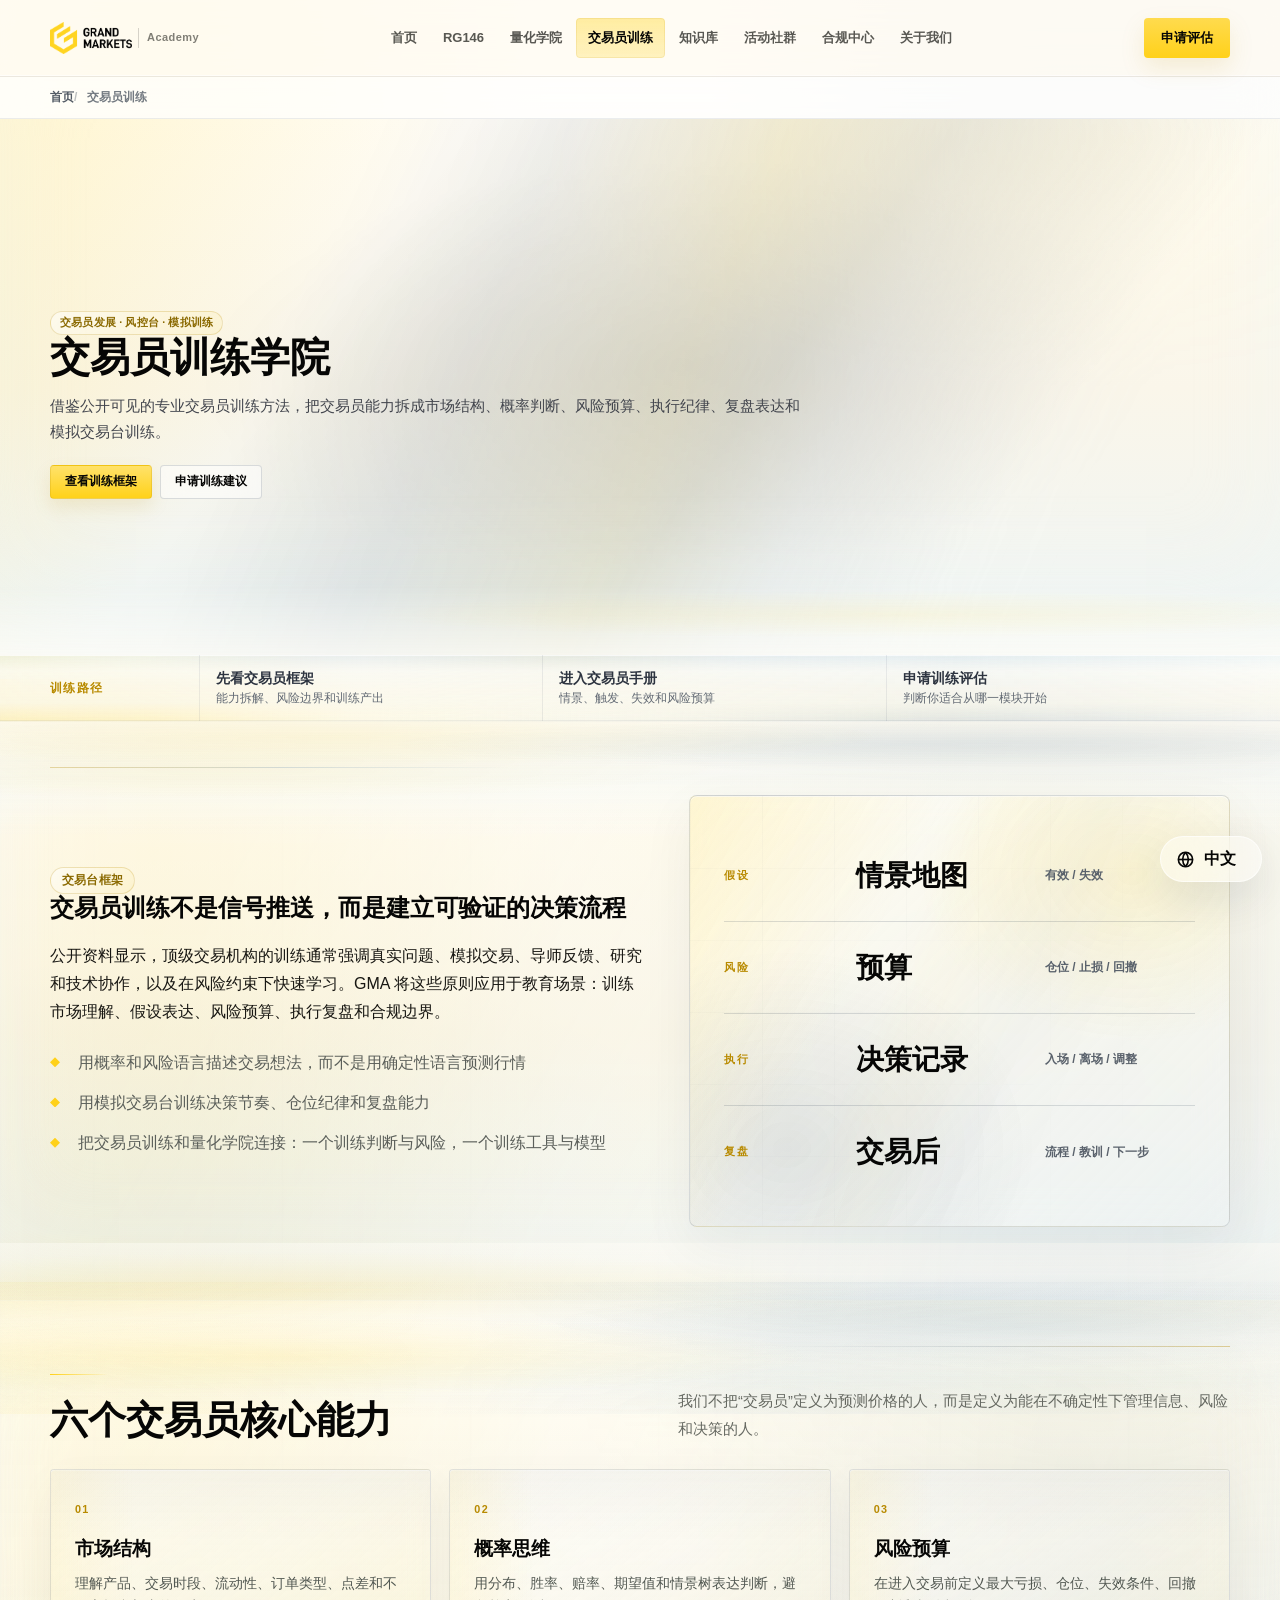
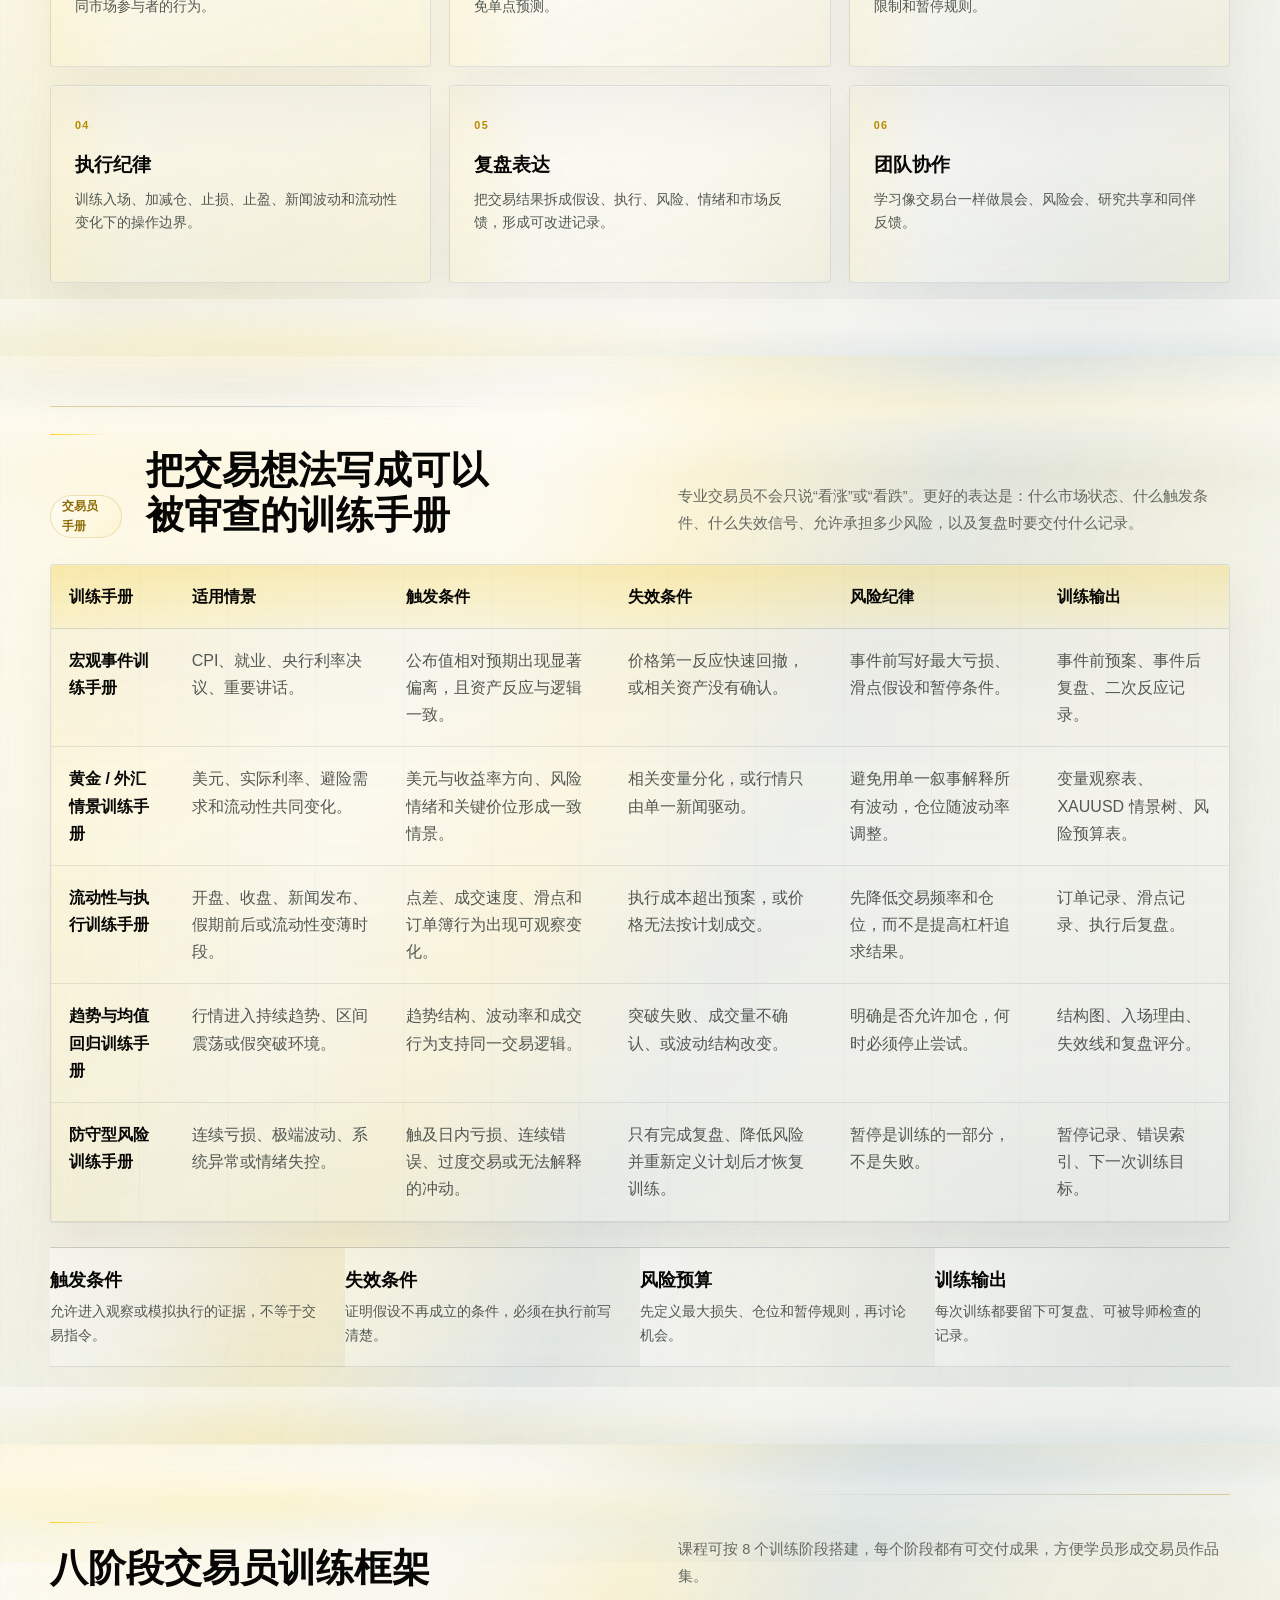
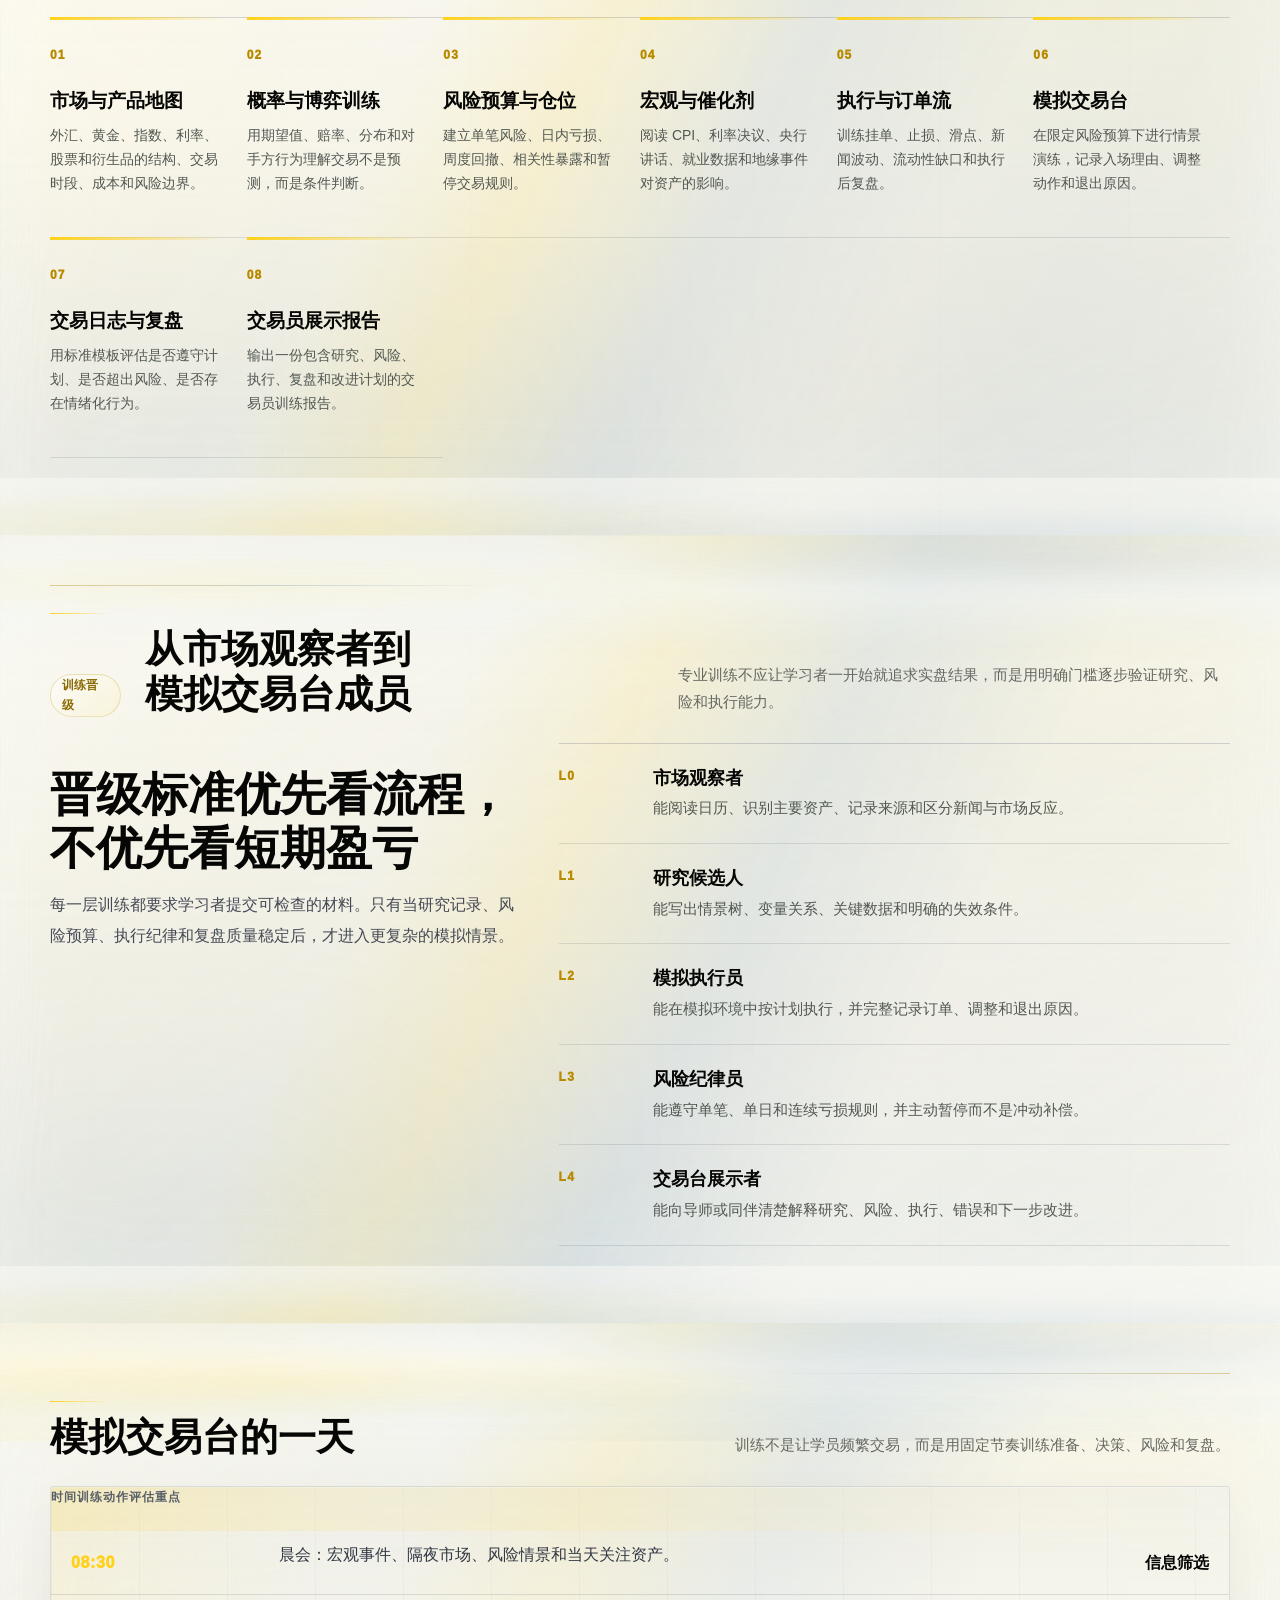
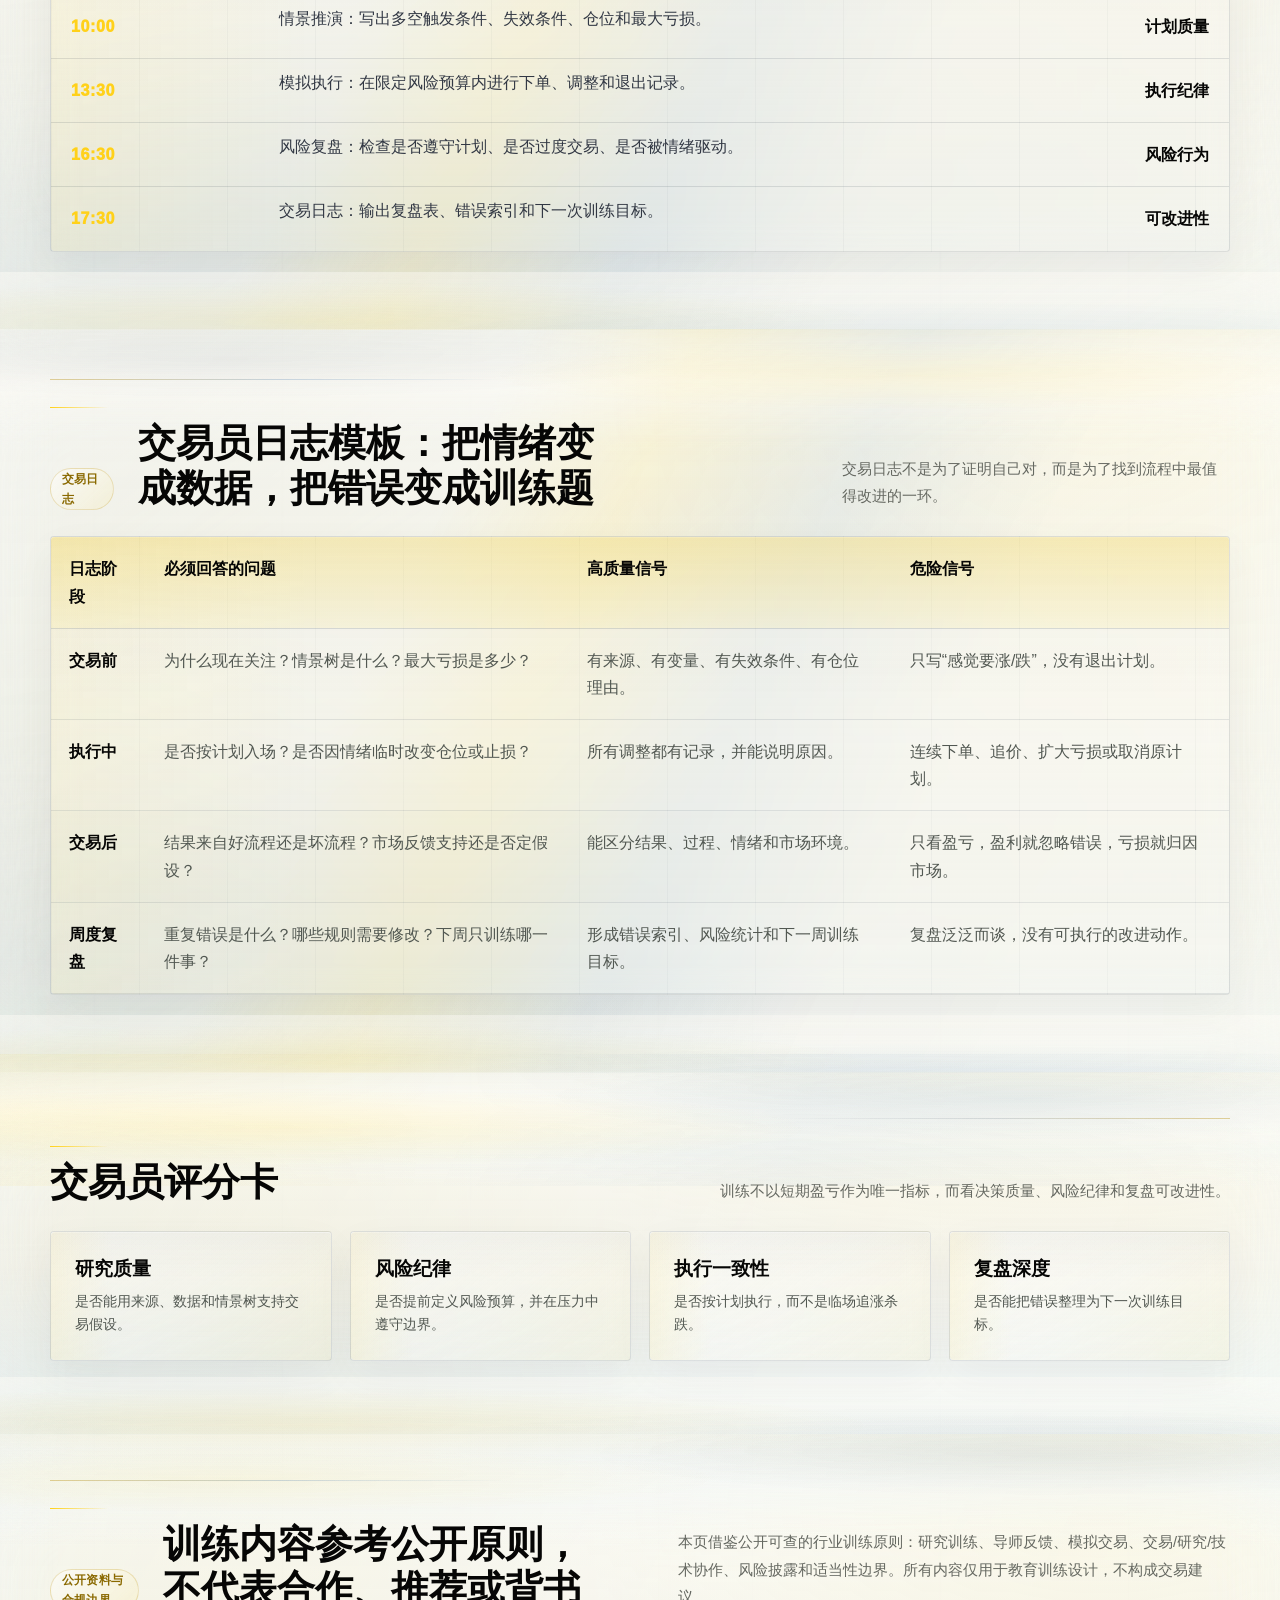
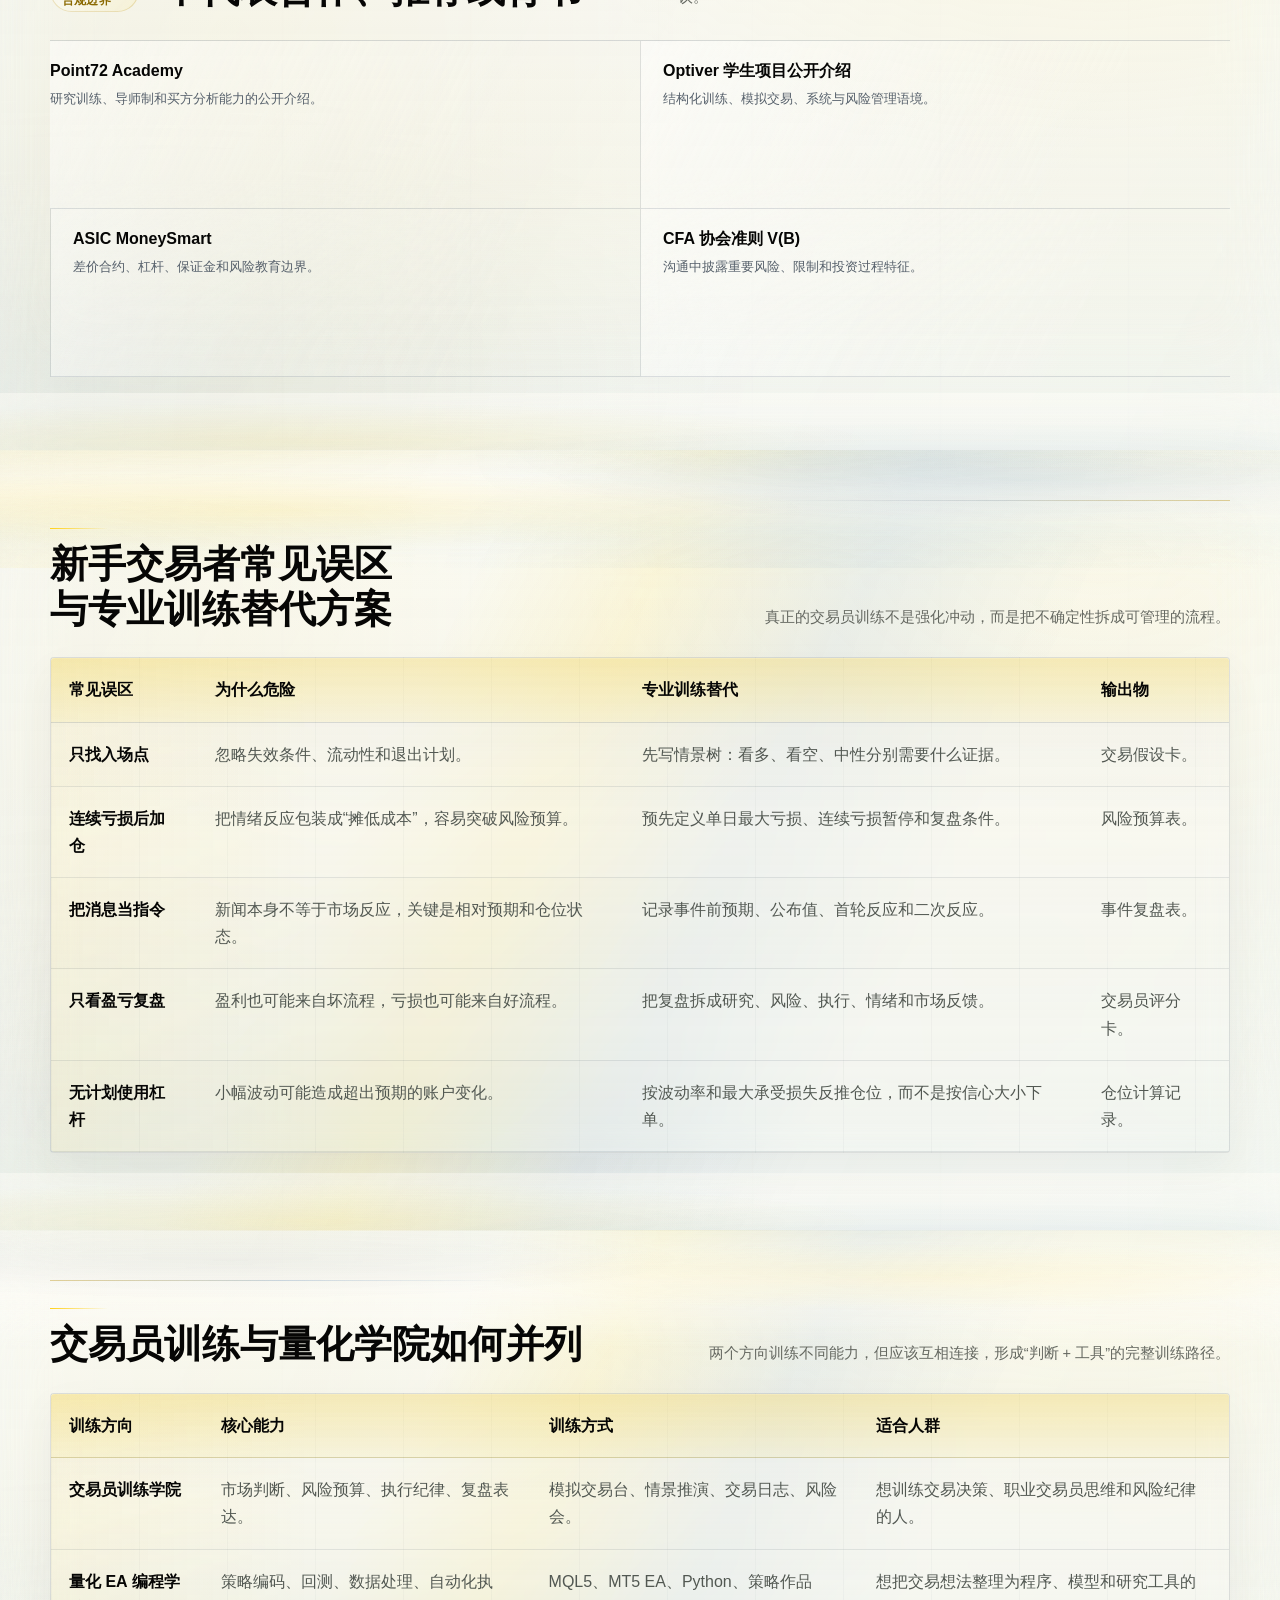
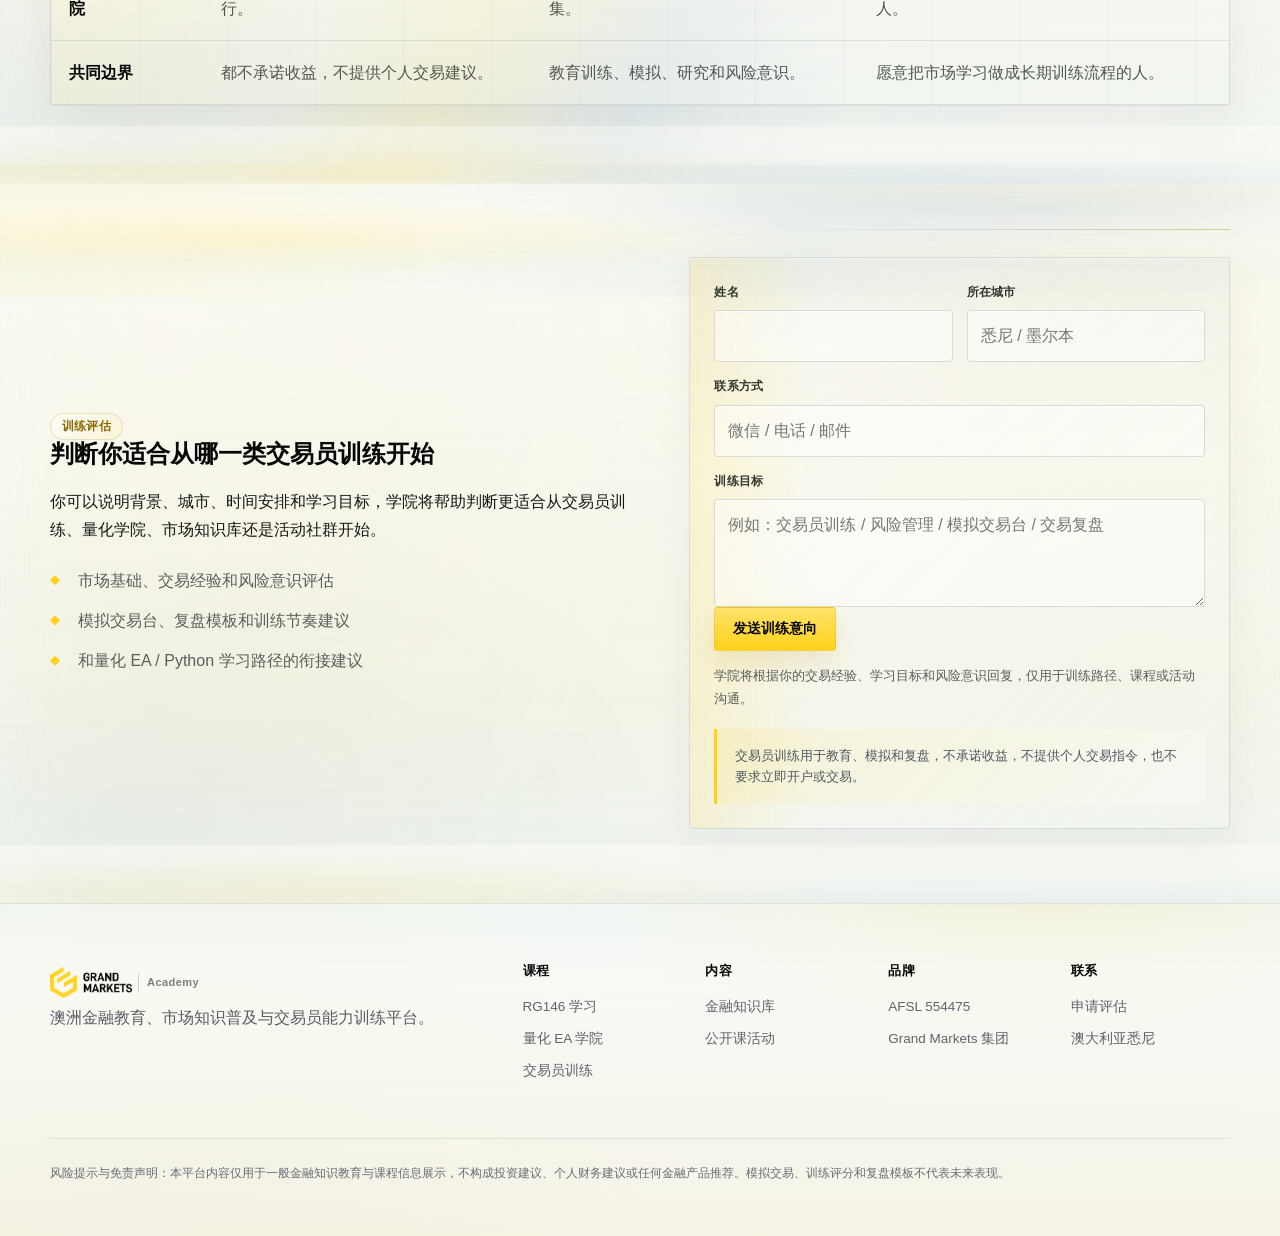
<file: traders.html>
<!doctype html>
<html lang="zh-CN">
<head>
  <meta charset="utf-8">
  <meta name="viewport" content="width=device-width, initial-scale=1">
  <title>交易员训练学院 | 风险预算、模拟交易台与复盘训练</title>
  <meta name="description" content="建立市场结构、概率思维、风险预算、执行纪律、交易日志、模拟交易台和专业交易员复盘框架。">
  <meta name="keywords" content="交易员训练, prop firm training, 风险预算, 模拟交易, 交易复盘, 市场结构">
  <meta name="robots" content="index,follow,max-snippet:-1,max-image-preview:large,max-video-preview:-1">
  <meta name="author" content="Grand Markets Academy">
  <meta name="theme-color" content="#f6c517">
  <link rel="preload" as="image" href="assets/gm-logo-full.png">
  <link rel="canonical" href="https://www.grandmarkets.com/academy/traders.html?lang=zh">
  <link rel="alternate" hreflang="zh-CN" href="https://www.grandmarkets.com/academy/traders.html?lang=zh">
  <link rel="alternate" hreflang="en" href="https://www.grandmarkets.com/academy/traders.html?lang=en">
  <link rel="alternate" hreflang="x-default" href="https://www.grandmarkets.com/academy/traders.html?lang=en">
  <meta property="og:site_name" content="Grand Markets Academy">
  <meta property="og:type" content="website">
  <meta property="og:title" content="交易员训练学院 | 风险预算、模拟交易台与复盘训练">
  <meta property="og:description" content="建立市场结构、概率思维、风险预算、执行纪律、交易日志、模拟交易台和专业交易员复盘框架。">
  <meta property="og:url" content="https://www.grandmarkets.com/academy/traders.html?lang=zh">
  <meta property="og:image" content="https://www.grandmarkets.com/academy/assets/gm-logo-full.png">
  <meta property="og:locale" content="zh_CN">
  <meta name="twitter:card" content="summary_large_image">
  <meta name="twitter:title" content="交易员训练学院 | 风险预算、模拟交易台与复盘训练">
  <meta name="twitter:description" content="建立市场结构、概率思维、风险预算、执行纪律、交易日志、模拟交易台和专业交易员复盘框架。">
  <meta name="twitter:image" content="https://www.grandmarkets.com/academy/assets/gm-logo-full.png">
  <script type="application/ld+json" data-seo-json>{"@context":"https://schema.org","@graph":[{"@type":"EducationalOrganization","@id":"https://www.grandmarkets.com/academy/#organization","name":"Grand Markets Academy","url":"https://www.grandmarkets.com/academy/","logo":"https://www.grandmarkets.com/academy/assets/gm-logo-full.png","sameAs":["https://www.grandmarkets.com/"],"slogan":"Your Vision. Global Execution."},{"@type":"WebSite","@id":"https://www.grandmarkets.com/academy/#website","name":"Grand Markets Academy","url":"https://www.grandmarkets.com/academy/","publisher":{"@id":"https://www.grandmarkets.com/academy/#organization"},"inLanguage":"zh-CN"},{"@type":"WebPage","@id":"https://www.grandmarkets.com/academy/traders.html?lang=zh#webpage","url":"https://www.grandmarkets.com/academy/traders.html?lang=zh","name":"交易员训练学院 | 风险预算、模拟交易台与复盘训练","headline":"交易员训练","description":"建立市场结构、概率思维、风险预算、执行纪律、交易日志、模拟交易台和专业交易员复盘框架。","inLanguage":"zh-CN","isPartOf":{"@id":"https://www.grandmarkets.com/academy/#website"},"publisher":{"@id":"https://www.grandmarkets.com/academy/#organization"}},{"@type":"BreadcrumbList","@id":"https://www.grandmarkets.com/academy/traders.html?lang=zh#breadcrumb","itemListElement":[{"@type":"ListItem","position":1,"name":"首页","item":"https://www.grandmarkets.com/academy/?lang=zh"},{"@type":"ListItem","position":2,"name":"交易员训练","item":"https://www.grandmarkets.com/academy/traders.html?lang=zh"}]},{"@type":"Course","@id":"https://www.grandmarkets.com/academy/traders.html?lang=zh#course","name":"交易员训练","description":"建立市场结构、概率思维、风险预算、执行纪律、交易日志、模拟交易台和专业交易员复盘框架。","provider":{"@id":"https://www.grandmarkets.com/academy/#organization"},"educationalLevel":"Professional education","inLanguage":"zh-CN","teaches":"交易员训练, prop firm training, 风险预算, 模拟交易, 交易复盘, 市场结构"}]}</script>
  <link rel="stylesheet" href="styles.css?v=20260602-mobilebar01">
</head>
<body>
  <a class="skip-link" href="#main-content"><span data-lang-panel="zh">跳转到主要内容</span><span data-lang-panel="en">Skip to main content</span></a>
  <header class="site-header">
    <nav class="nav" aria-label="主导航">
      <a class="brand" href="index.html"><img class="brand-logo-full" src="assets/gm-logo-full.png" alt="Grand Markets" width="900" height="342"><span class="brand-academy">Academy</span></a>
      <button class="menu-toggle" type="button" aria-label="打开导航" aria-expanded="false" data-menu-toggle>☰</button>
      <div class="nav-links" data-nav-links>
        <a href="index.html">首页</a><a href="rg146.html">RG146</a><a href="quant.html">量化学院</a><a href="traders.html">交易员训练</a><a href="knowledge.html">知识库</a><a href="events.html">活动社群</a><a href="compliance.html">合规中心</a><a href="about.html">About Us</a>
      </div>
      <a class="nav-cta" href="#contact">申请评估</a>
    </nav>
  </header>

  <main id="main-content">
    <section class="hero compact trader-hero">
      <div class="hero-inner">
        <div class="hero-copy">
          <span class="eyebrow"><span data-lang-panel="zh">交易员发展 · 风控台 · 模拟训练</span><span data-lang-panel="en">Trader Development · Risk Desk · Simulation</span></span>
          <h1><span data-lang-panel="zh">交易员训练学院</span><span data-lang-panel="en">Trader Training Academy</span></h1>
          <p><span data-lang-panel="zh">借鉴公开可见的专业交易员训练方法，把交易员能力拆成市场结构、概率判断、风险预算、执行纪律、复盘表达和模拟交易台训练。</span><span data-lang-panel="en">Drawing on publicly available professional trader-development practices, this pathway breaks trader capability into market structure, probability, risk budget, execution discipline, review language and simulation-desk practice.</span></p>
          <div class="hero-actions">
            <a class="button primary" href="#framework"><span data-lang-panel="zh">查看训练框架</span><span data-lang-panel="en">Review Framework</span></a>
            <a class="button secondary" href="#contact"><span data-lang-panel="zh">申请训练建议</span><span data-lang-panel="en">Request Training Guidance</span></a>
          </div>
        </div>
      </div>
    </section>

    <section class="journey-strip" aria-label="Trader training flow">
      <div class="section-inner">
        <div class="journey-bar three">
          <span class="journey-label"><span data-lang-panel="zh">训练路径</span><span data-lang-panel="en">Training Flow</span></span>
          <a href="#framework"><strong><span data-lang-panel="zh">先看交易员框架</span><span data-lang-panel="en">Review Trader Framework</span></strong><em><span data-lang-panel="zh">能力拆解、风险边界和训练产出</span><span data-lang-panel="en">Capability map, risk boundary and outputs</span></em></a>
          <a href="#playbook"><strong><span data-lang-panel="zh">进入交易员手册</span><span data-lang-panel="en">Enter Trader Playbook</span></strong><em><span data-lang-panel="zh">情景、触发、失效和风险预算</span><span data-lang-panel="en">Scenario, trigger, invalidation and risk budget</span></em></a>
          <a href="#contact"><strong><span data-lang-panel="zh">申请训练评估</span><span data-lang-panel="en">Request Training Assessment</span></strong><em><span data-lang-panel="zh">判断你适合从哪一模块开始</span><span data-lang-panel="en">Identify the right module to begin</span></em></a>
        </div>
      </div>
    </section>

    <section id="framework">
      <div class="section-inner split">
        <div>
          <div data-lang-panel="zh">
            <span class="eyebrow">交易台框架</span>
            <h2>交易员训练不是信号推送，而是建立可验证的决策流程</h2>
            <p>公开资料显示，顶级交易机构的训练通常强调真实问题、模拟交易、导师反馈、研究和技术协作，以及在风险约束下快速学习。GMA 将这些原则应用于教育场景：训练市场理解、假设表达、风险预算、执行复盘和合规边界。</p>
            <ul class="check-list">
              <li>用概率和风险语言描述交易想法，而不是用确定性语言预测行情</li>
              <li>用模拟交易台训练决策节奏、仓位纪律和复盘能力</li>
              <li>把交易员训练和量化学院连接：一个训练判断与风险，一个训练工具与模型</li>
            </ul>
          </div>
          <div data-lang-panel="en">
            <span class="eyebrow">Professional Desk Framework</span>
            <h2>Trader training is not signal calling; it is a verifiable decision process</h2>
            <p>Public materials from leading trading firms commonly emphasise live problems, simulated trading, mentorship, research and technology collaboration, and rapid learning under risk constraints. GMA adapts those principles into education: market understanding, thesis language, risk budget, execution review and compliance boundaries.</p>
            <ul class="check-list">
              <li>Describe trade ideas through probability and risk language rather than deterministic forecasts</li>
              <li>Use simulation-desk practice to train decision rhythm, sizing discipline and review ability</li>
              <li>Connect trader training with the Quant Academy: judgement and risk on one side, tools and models on the other</li>
            </ul>
          </div>
        </div>
        <div class="image-panel trader-data-panel">
          <div class="trader-board">
            <div><span>THESIS</span><strong>Scenario Map</strong><em>valid / invalid</em></div>
            <div><span>RISK</span><strong>Budget</strong><em>size / stop / drawdown</em></div>
            <div><span>EXECUTION</span><strong>Decision Log</strong><em>entry / exit / adjust</em></div>
            <div><span>REVIEW</span><strong>Post Trade</strong><em>process / lesson / next</em></div>
          </div>
        </div>
      </div>
    </section>

    <section class="section-muted">
      <div class="section-inner">
        <div data-lang-panel="zh">
          <div class="section-head">
            <h2>六个交易员核心能力</h2>
            <p>我们不把“交易员”定义为预测价格的人，而是定义为能在不确定性下管理信息、风险和决策的人。</p>
          </div>
          <div class="grid three">
            <article class="card"><span class="kicker">01</span><h3>市场结构</h3><p>理解产品、交易时段、流动性、订单类型、点差和不同市场参与者的行为。</p></article>
            <article class="card"><span class="kicker">02</span><h3>概率思维</h3><p>用分布、胜率、赔率、期望值和情景树表达判断，避免单点预测。</p></article>
            <article class="card"><span class="kicker">03</span><h3>风险预算</h3><p>在进入交易前定义最大亏损、仓位、失效条件、回撤限制和暂停规则。</p></article>
            <article class="card"><span class="kicker">04</span><h3>执行纪律</h3><p>训练入场、加减仓、止损、止盈、新闻波动和流动性变化下的操作边界。</p></article>
            <article class="card"><span class="kicker">05</span><h3>复盘表达</h3><p>把交易结果拆成假设、执行、风险、情绪和市场反馈，形成可改进记录。</p></article>
            <article class="card"><span class="kicker">06</span><h3>团队协作</h3><p>学习像交易台一样做晨会、风险会、研究共享和同伴反馈。</p></article>
          </div>
        </div>
        <div data-lang-panel="en">
          <div class="section-head">
            <h2>Six Core Trader Capabilities</h2>
            <p>We do not define a trader as someone who predicts price. A trader manages information, risk and decisions under uncertainty.</p>
          </div>
          <div class="grid three">
            <article class="card"><span class="kicker">01</span><h3>Market Structure</h3><p>Understand products, sessions, liquidity, order types, spreads and the behaviour of different market participants.</p></article>
            <article class="card"><span class="kicker">02</span><h3>Probabilistic Thinking</h3><p>Use distributions, hit rate, payoff, expectancy and scenario trees instead of single-point forecasts.</p></article>
            <article class="card"><span class="kicker">03</span><h3>Risk Allocation</h3><p>Define maximum loss, sizing, invalidation, drawdown limits and pause rules before the trade.</p></article>
            <article class="card"><span class="kicker">04</span><h3>Execution Discipline</h3><p>Train entry, adjustment, stop, target, news volatility and liquidity-change boundaries.</p></article>
            <article class="card"><span class="kicker">05</span><h3>Review Language</h3><p>Break outcomes into thesis, execution, risk, emotion and market feedback to create an improvement record.</p></article>
            <article class="card"><span class="kicker">06</span><h3>Desk Collaboration</h3><p>Practise morning meetings, risk huddles, research sharing and peer feedback like a desk.</p></article>
          </div>
        </div>
      </div>
    </section>

    <section id="playbook" class="depth-section alt trader-playbook-section">
      <div class="section-inner">
        <div data-lang-panel="zh">
          <div class="section-head">
            <span class="eyebrow">交易员手册</span>
            <h2>把交易想法写成可以被审查的训练手册</h2>
            <p>专业交易员不会只说“看涨”或“看跌”。更好的表达是：什么市场状态、什么触发条件、什么失效信号、允许承担多少风险，以及复盘时要交付什么记录。</p>
          </div>
          <div class="table-wrap knowledge-matrix">
            <table>
              <thead><tr><th>训练手册</th><th>适用情景</th><th>触发条件</th><th>失效条件</th><th>风险纪律</th><th>训练输出</th></tr></thead>
              <tbody>
                <tr><td>宏观事件训练手册</td><td>CPI、就业、央行利率决议、重要讲话。</td><td>公布值相对预期出现显著偏离，且资产反应与逻辑一致。</td><td>价格第一反应快速回撤，或相关资产没有确认。</td><td>事件前写好最大亏损、滑点假设和暂停条件。</td><td>事件前预案、事件后复盘、二次反应记录。</td></tr>
                <tr><td>黄金 / 外汇情景训练手册</td><td>美元、实际利率、避险需求和流动性共同变化。</td><td>美元与收益率方向、风险情绪和关键价位形成一致情景。</td><td>相关变量分化，或行情只由单一新闻驱动。</td><td>避免用单一叙事解释所有波动，仓位随波动率调整。</td><td>变量观察表、XAUUSD 情景树、风险预算表。</td></tr>
                <tr><td>流动性与执行训练手册</td><td>开盘、收盘、新闻发布、假期前后或流动性变薄时段。</td><td>点差、成交速度、滑点和订单簿行为出现可观察变化。</td><td>执行成本超出预案，或价格无法按计划成交。</td><td>先降低交易频率和仓位，而不是提高杠杆追求结果。</td><td>订单记录、滑点记录、执行后复盘。</td></tr>
                <tr><td>趋势与均值回归训练手册</td><td>行情进入持续趋势、区间震荡或假突破环境。</td><td>趋势结构、波动率和成交行为支持同一交易逻辑。</td><td>突破失败、成交量不确认、或波动结构改变。</td><td>明确是否允许加仓，何时必须停止尝试。</td><td>结构图、入场理由、失效线和复盘评分。</td></tr>
                <tr><td>防守型风险训练手册</td><td>连续亏损、极端波动、系统异常或情绪失控。</td><td>触及日内亏损、连续错误、过度交易或无法解释的冲动。</td><td>只有完成复盘、降低风险并重新定义计划后才恢复训练。</td><td>暂停是训练的一部分，不是失败。</td><td>暂停记录、错误索引、下一次训练目标。</td></tr>
              </tbody>
            </table>
          </div>
          <div class="glossary-strip">
            <div><strong>触发条件</strong><span>允许进入观察或模拟执行的证据，不等于交易指令。</span></div>
            <div><strong>失效条件</strong><span>证明假设不再成立的条件，必须在执行前写清楚。</span></div>
            <div><strong>风险预算</strong><span>先定义最大损失、仓位和暂停规则，再讨论机会。</span></div>
            <div><strong>训练输出</strong><span>每次训练都要留下可复盘、可被导师检查的记录。</span></div>
          </div>
        </div>
        <div data-lang-panel="en">
          <div class="section-head">
            <span class="eyebrow">Trader Playbook</span>
            <h2>Turn trade ideas into reviewable playbooks</h2>
            <p>Professional traders do not stop at "bullish" or "bearish." Better language defines market state, trigger, invalidation, permitted risk and the record that must be reviewed afterward.</p>
          </div>
          <div class="table-wrap knowledge-matrix">
            <table>
              <thead><tr><th>Playbook</th><th>Scenario</th><th>Trigger</th><th>Invalidation</th><th>Risk Discipline</th><th>Training Output</th></tr></thead>
              <tbody>
                <tr><td>Macro Event Playbook</td><td>CPI, employment, central-bank rate decisions and major speeches.</td><td>Release deviates materially from expectation and asset reaction confirms the logic.</td><td>The first move retraces quickly, or related assets do not confirm.</td><td>Define maximum loss, slippage assumption and pause condition before the event.</td><td>Pre-event plan, post-event review and second-reaction log.</td></tr>
                <tr><td>Gold / FX Scenario Playbook</td><td>USD, real rates, safe-haven demand and liquidity change together.</td><td>Dollar, yields, risk sentiment and key levels align into one scenario.</td><td>Variables diverge, or the move is driven by a single headline.</td><td>Avoid explaining all movement with one narrative; adjust size to volatility.</td><td>Variable watch sheet, XAUUSD scenario tree and risk-budget sheet.</td></tr>
                <tr><td>Liquidity and Execution Playbook</td><td>Open, close, news release, holidays or thin-liquidity periods.</td><td>Spread, fill speed, slippage and order-book behaviour show observable change.</td><td>Execution cost exceeds plan, or price cannot be traded as planned.</td><td>Reduce frequency and size before considering more leverage.</td><td>Order record, slippage log and post-execution review.</td></tr>
                <tr><td>Trend vs Mean-Reversion Playbook</td><td>Persistent trend, range regime or false-break environment.</td><td>Structure, volatility and trade behaviour support the same logic.</td><td>Breakout fails, volume does not confirm, or volatility regime changes.</td><td>Define whether adding is allowed and when attempts must stop.</td><td>Structure map, entry rationale, invalidation line and review score.</td></tr>
                <tr><td>Defensive Risk Playbook</td><td>Losing streak, extreme volatility, system issue or emotional behaviour.</td><td>Daily loss, repeated error, overtrading or unexplained impulse is reached.</td><td>Training resumes only after review, lower risk and a redefined plan.</td><td>Pausing is part of training, not failure.</td><td>Pause record, error index and next training objective.</td></tr>
              </tbody>
            </table>
          </div>
          <div class="glossary-strip">
            <div><strong>Trigger</strong><span>Evidence that allows observation or simulated execution; not a trading instruction.</span></div>
            <div><strong>Invalidation</strong><span>The condition that proves the thesis no longer holds and must be written before execution.</span></div>
            <div><strong>Risk Plan</strong><span>Define maximum loss, size and pause rule before discussing opportunity.</span></div>
            <div><strong>Output</strong><span>Every exercise leaves a reviewable record that can be checked by a mentor.</span></div>
          </div>
        </div>
      </div>
    </section>

    <section class="depth-section">
      <div class="section-inner">
        <div data-lang-panel="zh">
          <div class="section-head">
            <h2>八阶段交易员训练框架</h2>
            <p>课程可按 8 个训练阶段搭建，每个阶段都有可交付成果，方便学员形成交易员作品集。</p>
          </div>
          <div class="process-rail">
            <div><span>01</span><strong>市场与产品地图</strong><p>外汇、黄金、指数、利率、股票和衍生品的结构、交易时段、成本和风险边界。</p></div>
            <div><span>02</span><strong>概率与博弈训练</strong><p>用期望值、赔率、分布和对手方行为理解交易不是预测，而是条件判断。</p></div>
            <div><span>03</span><strong>风险预算与仓位</strong><p>建立单笔风险、日内亏损、周度回撤、相关性暴露和暂停交易规则。</p></div>
            <div><span>04</span><strong>宏观与催化剂</strong><p>阅读 CPI、利率决议、央行讲话、就业数据和地缘事件对资产的影响。</p></div>
            <div><span>05</span><strong>执行与订单流</strong><p>训练挂单、止损、滑点、新闻波动、流动性缺口和执行后复盘。</p></div>
            <div><span>06</span><strong>模拟交易台</strong><p>在限定风险预算下进行情景演练，记录入场理由、调整动作和退出原因。</p></div>
            <div><span>07</span><strong>交易日志与复盘</strong><p>用标准模板评估是否遵守计划、是否超出风险、是否存在情绪化行为。</p></div>
            <div><span>08</span><strong>交易员展示报告</strong><p>输出一份包含研究、风险、执行、复盘和改进计划的交易员训练报告。</p></div>
          </div>
        </div>
        <div data-lang-panel="en">
          <div class="section-head">
            <h2>Eight-Stage Trader Development Framework</h2>
            <p>The course can be structured into eight training stages, each with a deliverable that helps learners build a trader portfolio.</p>
          </div>
          <div class="process-rail">
            <div><span>01</span><strong>Market and Product Map</strong><p>Structure, sessions, costs and risk boundaries across FX, gold, indices, rates, equities and derivatives.</p></div>
            <div><span>02</span><strong>Probability and Game Training</strong><p>Use expectancy, payoff, distributions and counterparty behaviour to understand trading as conditional judgement.</p></div>
            <div><span>03</span><strong>Risk Budget and Sizing</strong><p>Build rules for single-trade risk, daily loss, weekly drawdown, correlation exposure and trading pauses.</p></div>
            <div><span>04</span><strong>Macro and Catalysts</strong><p>Read CPI, rate decisions, central-bank speeches, employment data and geopolitical events through asset impact.</p></div>
            <div><span>05</span><strong>Execution and Order Flow</strong><p>Train limit orders, stops, slippage, news volatility, liquidity gaps and post-execution review.</p></div>
            <div><span>06</span><strong>Simulation Desk</strong><p>Run scenario exercises under a defined risk budget, recording entry rationale, adjustments and exit reasons.</p></div>
            <div><span>07</span><strong>Trade Journal and Review</strong><p>Use a standard template to assess plan discipline, risk breaches and emotional behaviour.</p></div>
            <div><span>08</span><strong>Trader Presentation Report</strong><p>Produce a report covering research, risk, execution, review and an improvement plan.</p></div>
          </div>
        </div>
      </div>
    </section>

    <section id="risk-ladder" class="depth-section trader-ladder-section">
      <div class="section-inner">
        <div data-lang-panel="zh">
          <div class="section-head">
            <span class="eyebrow">训练晋级</span>
            <h2>从市场观察者到模拟交易台成员</h2>
            <p>专业训练不应让学习者一开始就追求实盘结果，而是用明确门槛逐步验证研究、风险和执行能力。</p>
          </div>
          <div class="depth-layout">
            <div class="depth-copy">
              <h3>晋级标准优先看流程，不优先看短期盈亏</h3>
              <p>每一层训练都要求学习者提交可检查的材料。只有当研究记录、风险预算、执行纪律和复盘质量稳定后，才进入更复杂的模拟情景。</p>
            </div>
            <div class="depth-rows">
              <div class="depth-row"><span>L0</span><strong>市场观察者</strong><p>能阅读日历、识别主要资产、记录来源和区分新闻与市场反应。</p></div>
              <div class="depth-row"><span>L1</span><strong>研究候选人</strong><p>能写出情景树、变量关系、关键数据和明确的失效条件。</p></div>
              <div class="depth-row"><span>L2</span><strong>模拟执行员</strong><p>能在模拟环境中按计划执行，并完整记录订单、调整和退出原因。</p></div>
              <div class="depth-row"><span>L3</span><strong>风险纪律员</strong><p>能遵守单笔、单日和连续亏损规则，并主动暂停而不是冲动补偿。</p></div>
              <div class="depth-row"><span>L4</span><strong>交易台展示者</strong><p>能向导师或同伴清楚解释研究、风险、执行、错误和下一步改进。</p></div>
            </div>
          </div>
        </div>
        <div data-lang-panel="en">
          <div class="section-head">
            <span class="eyebrow">Training Ladder</span>
            <h2>From market observer to simulation-desk contributor</h2>
            <p>Professional development should not push learners toward live outcomes first. It should use clear gates to verify research, risk and execution capability.</p>
          </div>
          <div class="depth-layout">
            <div class="depth-copy">
              <h3>Promotion standards prioritise process over short-term P&L</h3>
              <p>Each level requires reviewable material. More complex simulation scenarios are introduced only after research records, risk budgets, execution discipline and review quality become consistent.</p>
            </div>
            <div class="depth-rows">
              <div class="depth-row"><span>L0</span><strong>Market Observer</strong><p>Reads calendars, identifies major assets, records sources and separates news from market reaction.</p></div>
              <div class="depth-row"><span>L1</span><strong>Research Candidate</strong><p>Writes scenario trees, variable relationships, key data points and explicit invalidation conditions.</p></div>
              <div class="depth-row"><span>L2</span><strong>Simulation Executor</strong><p>Executes according to plan in simulation and records orders, adjustments and exit reasons.</p></div>
              <div class="depth-row"><span>L3</span><strong>Risk Disciplined Operator</strong><p>Respects trade, daily and losing-streak rules and pauses proactively instead of compensating emotionally.</p></div>
              <div class="depth-row"><span>L4</span><strong>Desk Presenter</strong><p>Explains research, risk, execution, errors and next improvements clearly to mentors or peers.</p></div>
            </div>
          </div>
        </div>
      </div>
    </section>

    <section class="depth-section alt">
      <div class="section-inner">
        <div data-lang-panel="zh">
          <div class="section-head">
            <h2>模拟交易台的一天</h2>
            <p>训练不是让学员频繁交易，而是用固定节奏训练准备、决策、风险和复盘。</p>
          </div>
          <div class="terminal-table trader-rhythm">
            <div class="terminal-head"><span>时间</span><span>训练动作</span><span>评估重点</span></div>
            <div class="terminal-row"><span>08:30</span><p>晨会：宏观事件、隔夜市场、风险情景和当天关注资产。</p><strong>信息筛选</strong></div>
            <div class="terminal-row"><span>10:00</span><p>情景推演：写出多空触发条件、失效条件、仓位和最大亏损。</p><strong>计划质量</strong></div>
            <div class="terminal-row"><span>13:30</span><p>模拟执行：在限定风险预算内进行下单、调整和退出记录。</p><strong>执行纪律</strong></div>
            <div class="terminal-row"><span>16:30</span><p>风险复盘：检查是否遵守计划、是否过度交易、是否被情绪驱动。</p><strong>风险行为</strong></div>
            <div class="terminal-row"><span>17:30</span><p>交易日志：输出复盘表、错误索引和下一次训练目标。</p><strong>可改进性</strong></div>
          </div>
        </div>
        <div data-lang-panel="en">
          <div class="section-head">
            <h2>A Day on the Simulation Desk</h2>
            <p>The goal is not more trading. It is a fixed rhythm that trains preparation, decision, risk and review.</p>
          </div>
          <div class="terminal-table trader-rhythm">
            <div class="terminal-head"><span>Time</span><span>Training Action</span><span>Assessment Focus</span></div>
            <div class="terminal-row"><span>08:30</span><p>Morning meeting: macro events, overnight markets, risk scenarios and focus assets.</p><strong>Information filtering</strong></div>
            <div class="terminal-row"><span>10:00</span><p>Scenario planning: long/short triggers, invalidation, position size and maximum loss.</p><strong>Plan quality</strong></div>
            <div class="terminal-row"><span>13:30</span><p>Simulated execution: order entry, adjustment and exit under a defined risk budget.</p><strong>Execution discipline</strong></div>
            <div class="terminal-row"><span>16:30</span><p>Risk debrief: check plan adherence, overtrading and emotional behaviour.</p><strong>Risk behaviour</strong></div>
            <div class="terminal-row"><span>17:30</span><p>Trade journal: produce review sheet, error index and next training objective.</p><strong>Improvement loop</strong></div>
          </div>
        </div>
      </div>
    </section>

    <section id="journal" class="depth-section alt trader-journal-section">
      <div class="section-inner">
        <div data-lang-panel="zh">
          <div class="section-head">
            <span class="eyebrow">交易日志</span>
            <h2>交易员日志模板：把情绪变成数据，把错误变成训练题</h2>
            <p>交易日志不是为了证明自己对，而是为了找到流程中最值得改进的一环。</p>
          </div>
          <div class="table-wrap knowledge-matrix">
            <table>
              <thead><tr><th>日志阶段</th><th>必须回答的问题</th><th>高质量信号</th><th>危险信号</th></tr></thead>
              <tbody>
                <tr><td>交易前</td><td>为什么现在关注？情景树是什么？最大亏损是多少？</td><td>有来源、有变量、有失效条件、有仓位理由。</td><td>只写“感觉要涨/跌”，没有退出计划。</td></tr>
                <tr><td>执行中</td><td>是否按计划入场？是否因情绪临时改变仓位或止损？</td><td>所有调整都有记录，并能说明原因。</td><td>连续下单、追价、扩大亏损或取消原计划。</td></tr>
                <tr><td>交易后</td><td>结果来自好流程还是坏流程？市场反馈支持还是否定假设？</td><td>能区分结果、过程、情绪和市场环境。</td><td>只看盈亏，盈利就忽略错误，亏损就归因市场。</td></tr>
                <tr><td>周度复盘</td><td>重复错误是什么？哪些规则需要修改？下周只训练哪一件事？</td><td>形成错误索引、风险统计和下一周训练目标。</td><td>复盘泛泛而谈，没有可执行的改进动作。</td></tr>
              </tbody>
            </table>
          </div>
        </div>
        <div data-lang-panel="en">
          <div class="section-head">
            <span class="eyebrow">Trade Journal</span>
            <h2>Trader journal template: turn emotion into data and errors into drills</h2>
            <p>The trade journal is not used to prove that the learner was right. It identifies the part of the process most worth improving.</p>
          </div>
          <div class="table-wrap knowledge-matrix">
            <table>
              <thead><tr><th>Journal Stage</th><th>Required Question</th><th>Quality Signal</th><th>Red Flag</th></tr></thead>
              <tbody>
                <tr><td>Before Trade</td><td>Why focus now? What is the scenario tree? What is the maximum loss?</td><td>Sources, variables, invalidation and sizing rationale are present.</td><td>Only says "feels up/down" with no exit plan.</td></tr>
                <tr><td>During Execution</td><td>Was entry according to plan? Did emotion change size or stop?</td><td>Every adjustment is recorded and explained.</td><td>Repeated orders, chasing price, expanding loss or abandoning the plan.</td></tr>
                <tr><td>After Trade</td><td>Did the result come from good or bad process? Did market feedback confirm or reject the thesis?</td><td>Outcome, process, emotion and market environment are separated.</td><td>Only reviewing P&L; ignoring errors after gains or blaming the market after losses.</td></tr>
                <tr><td>Weekly Review</td><td>What repeated error appeared? Which rule needs revision? What single drill matters next week?</td><td>Error index, risk statistics and next-week objective are produced.</td><td>Generic review with no executable improvement action.</td></tr>
              </tbody>
            </table>
          </div>
        </div>
      </div>
    </section>

    <section>
      <div class="section-inner">
        <div data-lang-panel="zh">
          <div class="section-head">
            <h2>交易员评分卡</h2>
            <p>训练不以短期盈亏作为唯一指标，而看决策质量、风险纪律和复盘可改进性。</p>
          </div>
          <div class="grid four">
            <article class="feature"><strong>研究质量</strong><p>是否能用来源、数据和情景树支持交易假设。</p></article>
            <article class="feature"><strong>风险纪律</strong><p>是否提前定义风险预算，并在压力中遵守边界。</p></article>
            <article class="feature"><strong>执行一致性</strong><p>是否按计划执行，而不是临场追涨杀跌。</p></article>
            <article class="feature"><strong>复盘深度</strong><p>是否能把错误整理为下一次训练目标。</p></article>
          </div>
        </div>
        <div data-lang-panel="en">
          <div class="section-head">
            <h2>Trader Scorecard</h2>
            <p>Training should not use short-term P&L as the only metric. It should assess decision quality, risk discipline and review depth.</p>
          </div>
          <div class="grid four">
            <article class="feature"><strong>Research Quality</strong><p>Whether sources, data and scenario trees support the trade thesis.</p></article>
            <article class="feature"><strong>Risk Discipline</strong><p>Whether risk budget is defined in advance and respected under pressure.</p></article>
            <article class="feature"><strong>Execution Consistency</strong><p>Whether actions follow the plan rather than chasing price in the moment.</p></article>
            <article class="feature"><strong>Review Depth</strong><p>Whether errors can become clear objectives for the next training round.</p></article>
          </div>
        </div>
      </div>
    </section>

    <section id="source-discipline" class="source-section">
      <div class="section-inner">
        <div data-lang-panel="zh">
          <div class="section-head">
            <span class="eyebrow">公开资料与合规边界</span>
            <h2>训练内容参考公开原则，不代表合作、推荐或背书</h2>
            <p>本页借鉴公开可查的行业训练原则：研究训练、导师反馈、模拟交易、交易/研究/技术协作、风险披露和适当性边界。所有内容仅用于教育训练设计，不构成交易建议。</p>
          </div>
          <div class="source-grid">
            <a href="https://point72.com/point72-academy/" target="_blank" rel="noopener"><strong>Point72 Academy</strong><span>研究训练、导师制和买方分析能力的公开介绍。</span></a>
            <a href="https://www.optiver.com/join-us/students/" target="_blank" rel="noopener"><strong>Optiver 学生项目公开介绍</strong><span>结构化训练、模拟交易、系统与风险管理语境。</span></a>
            <a href="https://moneysmart.gov.au/investment-warnings/contracts-for-difference-cfds" target="_blank" rel="noopener"><strong>ASIC MoneySmart</strong><span>差价合约、杠杆、保证金和风险教育边界。</span></a>
            <a href="https://www.cfainstitute.org/en/ethics-standards/ethics/code-of-ethics-standards-of-conduct-guidance/standards-of-practice-V-B" target="_blank" rel="noopener"><strong>CFA 协会准则 V(B)</strong><span>沟通中披露重要风险、限制和投资过程特征。</span></a>
          </div>
        </div>
        <div data-lang-panel="en">
          <div class="section-head">
            <span class="eyebrow">Public Sources and Boundaries</span>
            <h2>Training content references public principles; it does not imply partnership, recommendation or endorsement</h2>
            <p>This pathway draws on publicly observable industry principles: research training, mentorship, simulated trading, trading/research/technology collaboration, risk disclosure and suitability boundaries. All content is for education design only and is not trading advice.</p>
          </div>
          <div class="source-grid">
            <a href="https://point72.com/point72-academy/" target="_blank" rel="noopener"><strong>Point72 Academy</strong><span>Public description of research training, mentorship and buy-side analytical capability.</span></a>
            <a href="https://www.optiver.com/join-us/students/" target="_blank" rel="noopener"><strong>Optiver Student Pathways</strong><span>Structured training, simulated trading, systems and risk-management context.</span></a>
            <a href="https://moneysmart.gov.au/investment-warnings/contracts-for-difference-cfds" target="_blank" rel="noopener"><strong>ASIC MoneySmart</strong><span>CFD, leverage, margin and risk-education boundaries.</span></a>
            <a href="https://www.cfainstitute.org/en/ethics-standards/ethics/code-of-ethics-standards-of-conduct-guidance/standards-of-practice-V-B" target="_blank" rel="noopener"><strong>CFA Institute Standard V(B)</strong><span>Communication should disclose important risks, limitations and investment-process characteristics.</span></a>
          </div>
        </div>
      </div>
    </section>

    <section class="depth-section alt">
      <div class="section-inner">
        <div data-lang-panel="zh">
          <div class="section-head">
            <h2>新手交易者常见误区与专业训练替代方案</h2>
            <p>真正的交易员训练不是强化冲动，而是把不确定性拆成可管理的流程。</p>
          </div>
          <div class="table-wrap knowledge-matrix">
            <table>
              <thead><tr><th>常见误区</th><th>为什么危险</th><th>专业训练替代</th><th>输出物</th></tr></thead>
              <tbody>
                <tr><td>只找入场点</td><td>忽略失效条件、流动性和退出计划。</td><td>先写情景树：看多、看空、中性分别需要什么证据。</td><td>交易假设卡。</td></tr>
                <tr><td>连续亏损后加仓</td><td>把情绪反应包装成“摊低成本”，容易突破风险预算。</td><td>预先定义单日最大亏损、连续亏损暂停和复盘条件。</td><td>风险预算表。</td></tr>
                <tr><td>把消息当指令</td><td>新闻本身不等于市场反应，关键是相对预期和仓位状态。</td><td>记录事件前预期、公布值、首轮反应和二次反应。</td><td>事件复盘表。</td></tr>
                <tr><td>只看盈亏复盘</td><td>盈利也可能来自坏流程，亏损也可能来自好流程。</td><td>把复盘拆成研究、风险、执行、情绪和市场反馈。</td><td>交易员评分卡。</td></tr>
                <tr><td>无计划使用杠杆</td><td>小幅波动可能造成超出预期的账户变化。</td><td>按波动率和最大承受损失反推仓位，而不是按信心大小下单。</td><td>仓位计算记录。</td></tr>
              </tbody>
            </table>
          </div>
        </div>
        <div data-lang-panel="en">
          <div class="section-head">
            <h2>Common Beginner Mistakes and Professional Training Alternatives</h2>
            <p>Trader development does not reinforce impulse. It turns uncertainty into a manageable process.</p>
          </div>
          <div class="table-wrap knowledge-matrix">
            <table>
              <thead><tr><th>Common Mistake</th><th>Why It Is Dangerous</th><th>Professional Alternative</th><th>Output</th></tr></thead>
              <tbody>
                <tr><td>Only looking for entries</td><td>Invalidation, liquidity and exit planning are ignored.</td><td>Write a scenario tree first: what evidence supports long, short and neutral views?</td><td>Trade thesis card.</td></tr>
                <tr><td>Adding after losses</td><td>Emotional reaction can be disguised as lowering cost and break the risk budget.</td><td>Define daily loss limit, losing-streak pause and review conditions in advance.</td><td>Risk budget sheet.</td></tr>
                <tr><td>Treating news as instructions</td><td>News does not equal market reaction; expectations and positioning matter.</td><td>Record pre-event expectation, release value, first reaction and second reaction.</td><td>Event review sheet.</td></tr>
                <tr><td>Reviewing only P&L</td><td>Profit can come from bad process, and loss can come from good process.</td><td>Break review into research, risk, execution, emotion and market feedback.</td><td>Trader scorecard.</td></tr>
                <tr><td>Using leverage without a plan</td><td>Small market moves can create account changes beyond expectation.</td><td>Work backwards from volatility and maximum tolerable loss, not confidence level.</td><td>Position sizing log.</td></tr>
              </tbody>
            </table>
          </div>
        </div>
      </div>
    </section>

    <section class="depth-section">
      <div class="section-inner">
        <div data-lang-panel="zh">
          <div class="section-head">
            <h2>交易员训练与量化学院如何并列</h2>
            <p>两个方向训练不同能力，但应该互相连接，形成“判断 + 工具”的完整训练路径。</p>
          </div>
          <div class="table-wrap knowledge-matrix">
            <table>
              <thead><tr><th>训练方向</th><th>核心能力</th><th>训练方式</th><th>适合人群</th></tr></thead>
              <tbody>
                <tr><td>交易员训练学院</td><td>市场判断、风险预算、执行纪律、复盘表达。</td><td>模拟交易台、情景推演、交易日志、风险会。</td><td>想训练交易决策、职业交易员思维和风险纪律的人。</td></tr>
                <tr><td>量化 EA 编程学院</td><td>策略编码、回测、数据处理、自动化执行。</td><td>MQL5、MT5 EA、Python、策略作品集。</td><td>想把交易想法整理为程序、模型和研究工具的人。</td></tr>
                <tr><td>共同边界</td><td>都不承诺收益，不提供个人交易建议。</td><td>教育训练、模拟、研究和风险意识。</td><td>愿意把市场学习做成长期训练流程的人。</td></tr>
              </tbody>
            </table>
          </div>
        </div>
        <div data-lang-panel="en">
          <div class="section-head">
            <h2>How Trader Training Sits Beside the Quant Academy</h2>
            <p>The two directions develop different capabilities and should connect into a complete judgement-plus-tools pathway.</p>
          </div>
          <div class="table-wrap knowledge-matrix">
            <table>
              <thead><tr><th>Training Direction</th><th>Core Capability</th><th>Training Method</th><th>Best Fit</th></tr></thead>
              <tbody>
                <tr><td>Trader Training Academy</td><td>Market judgement, risk budget, execution discipline and review language.</td><td>Simulation desk, scenario planning, trade journal and risk huddle.</td><td>Learners who want trader decision-making, desk thinking and risk discipline.</td></tr>
                <tr><td>Quant EA Programming Academy</td><td>Strategy coding, backtesting, data handling and automation.</td><td>MQL5, MT5 EA, Python and strategy portfolio work.</td><td>Learners who want to turn trade ideas into code, models and research tools.</td></tr>
                <tr><td>Shared Boundary</td><td>Neither promises returns or provides personal trading advice.</td><td>Education, simulation, research and risk awareness.</td><td>Learners willing to make market learning a long-term training process.</td></tr>
              </tbody>
            </table>
          </div>
        </div>
      </div>
    </section>

    <section id="contact" class="contact-gradient">
      <div class="section-inner split">
        <div>
          <div data-lang-panel="zh">
            <span class="eyebrow">训练评估</span>
            <h2>判断你适合从哪一类交易员训练开始</h2>
            <p>你可以说明背景、城市、时间安排和学习目标，学院将帮助判断更适合从交易员训练、量化学院、市场知识库还是活动社群开始。</p>
            <ul class="check-list">
              <li>市场基础、交易经验和风险意识评估</li>
              <li>模拟交易台、复盘模板和训练节奏建议</li>
              <li>和量化 EA / Python 学习路径的衔接建议</li>
            </ul>
          </div>
          <div data-lang-panel="en">
            <span class="eyebrow">Training Assessment</span>
            <h2>Identify which trader training module fits your starting point</h2>
            <p>Share your background, city, schedule and learning objective so the Academy can help identify whether to begin with trader training, the Quant Academy, the knowledge library or events.</p>
            <ul class="check-list">
              <li>Market foundation, trading experience and risk-awareness assessment</li>
              <li>Simulation-desk, review-template and training-rhythm guidance</li>
              <li>Connection plan with Quant EA or Python learning paths</li>
            </ul>
          </div>
        </div>
        <form class="contact-panel" data-demo-form>
          <div class="form-grid">
            <div class="field"><label for="trader-name"><span data-lang-panel="zh">姓名</span><span data-lang-panel="en">Name</span></label><input id="trader-name" name="name" autocomplete="name" required></div>
            <div class="field"><label for="trader-city"><span data-lang-panel="zh">所在城市</span><span data-lang-panel="en">City</span></label><input id="trader-city" name="city" placeholder="Sydney / Melbourne"></div>
            <div class="field full"><label for="trader-contact"><span data-lang-panel="zh">联系方式</span><span data-lang-panel="en">Contact</span></label><input id="trader-contact" name="contact" placeholder="微信 / 电话 / 邮件" required></div>
            <div class="field full"><label for="trader-message"><span data-lang-panel="zh">训练目标</span><span data-lang-panel="en">Training objective</span></label><textarea id="trader-message" name="message" placeholder="例如：交易员训练 / 风险管理 / 模拟交易台 / 交易复盘"></textarea></div>
          </div>
          <button class="button primary" type="submit"><span data-lang-panel="zh">发送训练意向</span><span data-lang-panel="en">Send Training Interest</span></button>
          <p class="form-note" data-form-note><span data-lang-panel="zh">学院将根据你的交易经验、学习目标和风险意识回复，仅用于训练路径、课程或活动沟通。</span><span data-lang-panel="en">The Academy will respond based on your trading experience, learning objective and risk awareness, only for training-path, course or event communication.</span></p>
          <div class="contact-assurance">
            <div data-lang-panel="zh"><strong>训练边界</strong>交易员训练用于教育、模拟和复盘，不承诺收益，不提供个人交易指令，也不要求立即开户或交易。</div>
            <div data-lang-panel="en"><strong>Training boundary</strong>Trader training is for education, simulation and review. It does not promise returns, provide personal trading instructions or require account opening or trading.</div>
          </div>
        </form>
      </div>
    </section>
  </main>

  <footer class="site-footer">
    <div class="footer-inner">
      <div><a class="brand" href="index.html"><img class="brand-logo-full" src="assets/gm-logo-full.png" alt="Grand Markets" width="900" height="342"><span class="brand-academy">Academy</span></a><p>澳洲金融教育、市场知识普及与交易员能力训练平台。</p></div>
      <div class="footer-links">
        <div><strong>课程</strong><a href="rg146.html">RG146 学习</a><a href="quant.html">量化 EA 学院</a><a href="traders.html">交易员训练</a></div>
        <div><strong>内容</strong><a href="knowledge.html">金融知识库</a><a href="events.html">公开课活动</a></div>
        <div><strong>品牌</strong><span>AFSL 554475</span><span>Grand Markets Group</span></div>
        <div><strong>联系</strong><a href="#contact">申请评估</a><span>Sydney, Australia</span></div>
      </div>
      <p class="risk">风险提示与免责声明：本平台内容仅用于一般金融知识教育与课程信息展示，不构成投资建议、个人财务建议或任何金融产品推荐。模拟交易、训练评分和复盘模板不代表未来表现。</p>
    </div>
  </footer>
  <script src="script.js?v=20260602-mobilebar01"></script>
</body>
</html>
</file>
<file: styles.css>
:root {
  --black: #080806;
  --ink: #171815;
  --muted: #606660;
  --line: #e3e0d5;
  --soft: #f6f4ec;
  --paper: #fbfaf5;
  --gold: #ffd11a;
  --gold-deep: #e0ad00;
  --gold-soft: rgba(255, 209, 26, .16);
  --blue: #0b2444;
  --blue-soft: rgba(11, 36, 68, .12);
  --glass: rgba(255, 255, 255, .58);
  --shadow-soft: 0 24px 70px rgba(11, 36, 68, .10);
  --terminal: #111315;
  --white: #ffffff;
  --max: 1180px;
  --font-sans: Inter, "Avenir Next", "Helvetica Neue", "PingFang SC", "Microsoft YaHei", Arial, sans-serif;
  --font-display: "Avenir Next", Inter, "PingFang SC", "Microsoft YaHei", Arial, sans-serif;
  --font-serif: Georgia, "Times New Roman", "Songti SC", "STSong", serif;
}

/* Final UI and accessibility refinement */
.skip-link {
  position: fixed;
  left: 18px;
  top: 12px;
  z-index: 100;
  display: inline-flex;
  align-items: center;
  min-height: 38px;
  padding: 0 14px;
  border: 1px solid rgba(8, 30, 61, .18);
  border-radius: 999px;
  color: var(--black);
  background: rgba(255, 255, 255, .96);
  box-shadow: 0 18px 50px rgba(11, 36, 68, .16);
  font-size: 13px;
  font-weight: 850;
  opacity: 0;
  pointer-events: none;
  transform: translateY(-8px);
  transition: opacity .18s ease, transform .18s ease;
}

.skip-link:focus-visible {
  opacity: 1;
  pointer-events: auto;
  transform: translateY(0);
}

:focus-visible {
  outline: 2px solid rgba(224, 173, 0, .88);
  outline-offset: 4px;
}

.button,
.nav-links a,
.journey-bar a,
.priority-row,
.card,
.article-card,
.program-card,
.source-grid a,
.topic-index-link {
  -webkit-tap-highlight-color: transparent;
}

.button {
  box-shadow: 0 10px 26px rgba(11, 36, 68, .09);
}

.button:hover {
  transform: translateY(-1px);
  box-shadow: 0 16px 34px rgba(11, 36, 68, .13);
}

.nav-links a.active,
.nav-links a[aria-current="page"] {
  color: var(--black);
  background:
    linear-gradient(135deg, rgba(255, 209, 26, .22), rgba(255, 255, 255, .5));
  box-shadow: inset 0 0 0 1px rgba(224, 173, 0, .16);
}

.section-head h2,
.depth-copy h3,
.editorial-copy h2 {
  text-wrap: balance;
}

.card,
.article-card,
.program-card,
.contact-panel,
.topic-block,
.topic-aside,
.source-list {
  border-color: rgba(8, 30, 61, .105);
}

.card:hover,
.article-card:hover,
.program-card:hover,
.source-grid a:hover {
  transform: translateY(-2px);
}

tbody tr:hover td {
  background:
    linear-gradient(90deg, rgba(255, 209, 26, .08), rgba(255, 255, 255, .24));
}

@media (max-width: 920px) {
  .academy-hero {
    padding: 26px 0 24px;
  }

  .academy-hero-layout {
    gap: 22px;
  }

  .academy-hero .hero-copy,
  .hero-copy {
    padding: 42px 0 20px;
  }

  .academy-visual {
    min-height: 0;
  }

  .academy-desk {
    box-shadow: 0 18px 48px rgba(11, 36, 68, .12);
  }

  .desk-head {
    min-height: 58px;
    padding: 0 16px;
  }

  .desk-head strong {
    font-size: 15px;
  }

  .desk-chart {
    height: 86px;
    padding: 12px 16px 8px;
  }

  .desk-rows a {
    min-height: 46px;
    padding: 0 16px;
  }

  .desk-rows a:nth-child(n + 4),
  .desk-footer {
    display: none;
  }

  .hero + .journey-strip {
    margin-top: 0;
  }
}

@media (max-width: 760px) {
  .academy-visual {
    display: none;
  }

  .academy-hero .hero-copy,
  .hero-copy {
    padding: 36px 0 30px;
  }

  .academy-hero {
    padding: 18px 0 16px;
  }
}

@media (max-width: 620px) {
  .academy-visual {
    display: none;
  }

  .academy-hero .hero-copy,
  .hero-copy {
    padding: 34px 0 28px;
  }

  .hero,
  .hero.compact {
    min-height: auto;
  }

  .hero-actions {
    gap: 10px;
  }

  .button {
    width: 100%;
    justify-content: center;
  }

  .seo-breadcrumbs {
    display: none;
  }

  .language-widget {
    right: 14px;
    bottom: 14px;
  }
}

.seo-breadcrumbs {
  position: relative;
  z-index: 12;
  border-bottom: 1px solid rgba(8, 30, 61, .08);
  background: rgba(255, 255, 255, .72);
  backdrop-filter: blur(18px);
}

.seo-breadcrumbs .section-inner {
  padding-top: 10px;
  padding-bottom: 10px;
}

.seo-breadcrumbs [data-lang-panel] {
  align-items: center;
  gap: 10px;
  color: rgba(16, 28, 45, .58);
  font-size: 12px;
  font-weight: 680;
}

.seo-breadcrumbs a {
  color: rgba(16, 28, 45, .72);
  text-decoration: none;
}

.seo-breadcrumbs a:hover {
  color: var(--gold-deep);
}

.seo-breadcrumbs span::before {
  content: "/";
  margin-right: 10px;
  color: rgba(16, 28, 45, .28);
}

.seo-cluster {
  background:
    linear-gradient(120deg, rgba(255, 255, 255, .72), rgba(246, 248, 250, .5)),
    radial-gradient(ellipse at 14% 12%, rgba(246, 197, 23, .13), transparent 42%),
    radial-gradient(ellipse at 86% 70%, rgba(50, 88, 142, .12), transparent 44%);
  border-top: 1px solid rgba(8, 30, 61, .08);
  border-bottom: 1px solid rgba(8, 30, 61, .08);
}

.seo-cluster-inner {
  display: grid;
  grid-template-columns: minmax(220px, .38fr) minmax(0, 1fr);
  gap: 34px;
  align-items: center;
  padding-top: 42px;
  padding-bottom: 42px;
}

.seo-cluster h2 {
  margin: 8px 0 0;
  max-width: 420px;
  font-size: clamp(24px, 3vw, 38px);
}

.seo-cluster-links {
  display: flex;
  flex-wrap: wrap;
  gap: 12px;
}

.seo-cluster-links a {
  display: inline-flex;
  align-items: center;
  min-height: 42px;
  padding: 0 15px;
  border: 1px solid rgba(8, 30, 61, .12);
  border-radius: 999px;
  background: rgba(255, 255, 255, .64);
  color: rgba(16, 28, 45, .84);
  font-size: 13px;
  font-weight: 760;
  text-decoration: none;
  box-shadow: 0 12px 34px rgba(11, 36, 68, .07);
  transition: transform .18s ease, border-color .18s ease, background .18s ease;
}

.seo-cluster-links a:hover {
  transform: translateY(-2px);
  border-color: rgba(200, 150, 0, .42);
  background: rgba(255, 255, 255, .86);
}

.topic-index-panel {
  position: relative;
  padding: 54px 0 26px;
  border-bottom: 1px solid rgba(8, 30, 61, .09);
  background:
    linear-gradient(110deg, rgba(255, 209, 26, .08), transparent 27%),
    radial-gradient(ellipse at 86% 12%, rgba(11, 36, 68, .11), transparent 36%),
    linear-gradient(180deg, rgba(255, 255, 255, .42), rgba(255, 255, 255, .1));
  overflow: hidden;
}

.topic-index-panel::before {
  content: "";
  position: absolute;
  inset: 18% -8% auto 44%;
  height: 220px;
  background: linear-gradient(105deg, transparent, rgba(255, 209, 26, .22), rgba(23, 65, 112, .13), transparent);
  filter: blur(28px);
  transform: rotate(-7deg);
  pointer-events: none;
}

.topic-index-layout {
  position: relative;
  display: grid;
  grid-template-columns: minmax(260px, .42fr) minmax(0, 1fr);
  gap: 50px;
  align-items: start;
}

.topic-index-copy {
  position: sticky;
  top: 102px;
}

.topic-index-copy h2 {
  margin: 8px 0 14px;
  font-size: clamp(30px, 3.4vw, 48px);
  line-height: 1.06;
}

.topic-index-copy p {
  margin: 0;
  max-width: 430px;
  color: #4d5762;
  line-height: 1.76;
}

.topic-index-actions {
  display: flex;
  flex-wrap: wrap;
  gap: 10px;
  margin-top: 24px;
}

.topic-index-links {
  display: grid;
  grid-template-columns: repeat(2, minmax(0, 1fr));
  border-top: 1px solid rgba(8, 30, 61, .16);
  border-bottom: 1px solid rgba(8, 30, 61, .16);
}

.topic-index-link {
  position: relative;
  display: grid;
  grid-template-columns: 42px minmax(0, 1fr);
  gap: 16px;
  min-height: 132px;
  padding: 22px 22px 20px 0;
  color: var(--ink);
  text-decoration: none;
  border-bottom: 1px solid rgba(8, 30, 61, .1);
  transition: background .2s ease, transform .2s ease, border-color .2s ease;
}

.topic-index-link:nth-child(2n) {
  padding-left: 22px;
  border-left: 1px solid rgba(8, 30, 61, .1);
}

.topic-index-link:nth-last-child(-n + 2) {
  border-bottom: 0;
}

.topic-index-link::after {
  content: "";
  position: absolute;
  left: 0;
  right: 20px;
  bottom: -1px;
  height: 2px;
  background: linear-gradient(90deg, var(--gold), rgba(18, 54, 96, .28), transparent);
  transform: scaleX(0);
  transform-origin: left;
  transition: transform .2s ease;
}

.topic-index-link:nth-child(2n)::after {
  left: 22px;
}

.topic-index-link > span {
  color: var(--gold-deep);
  font-size: 12px;
  font-weight: 950;
  letter-spacing: .12em;
}

.topic-index-link strong {
  display: block;
  font-size: 18px;
  line-height: 1.24;
}

.topic-index-link p {
  grid-column: 2;
  margin: -2px 0 0;
  color: #535c66;
  font-size: 13.5px;
  line-height: 1.58;
}

.topic-index-link:hover,
.topic-index-link.active {
  background: linear-gradient(90deg, rgba(255, 209, 26, .12), rgba(255, 255, 255, .16) 68%, transparent);
}

.topic-index-link:hover {
  transform: translateY(-1px);
}

.topic-index-link:hover::after,
.topic-index-link.active::after {
  transform: scaleX(1);
}

@media (max-width: 760px) {
  .seo-breadcrumbs .section-inner {
    padding-top: 8px;
    padding-bottom: 8px;
  }

  .seo-breadcrumbs [data-lang-panel] {
    flex-wrap: wrap;
    gap: 7px;
    font-size: 11px;
  }

  .seo-breadcrumbs span::before {
    margin-right: 7px;
  }

  .seo-cluster-inner {
    grid-template-columns: 1fr;
    gap: 18px;
    padding-top: 32px;
    padding-bottom: 32px;
  }

  .seo-cluster-links {
    gap: 9px;
  }

  .seo-cluster-links a {
    width: 100%;
    justify-content: center;
  }

  .topic-index-panel {
    padding: 38px 0 22px;
  }

  .topic-index-layout {
    grid-template-columns: 1fr;
    gap: 28px;
  }

  .topic-index-copy {
    position: static;
  }

  .topic-index-actions .button {
    width: 100%;
  }

  .topic-index-links {
    grid-template-columns: 1fr;
  }

  .topic-index-link,
  .topic-index-link:nth-child(2n) {
    min-height: 0;
    padding: 18px 0;
    border-left: 0;
  }

  .topic-index-link:nth-last-child(-n + 2) {
    border-bottom: 1px solid rgba(8, 30, 61, .1);
  }

  .topic-index-link:last-child {
    border-bottom: 0;
  }

  .topic-index-link:nth-child(2n)::after {
    left: 0;
  }
}

* {
  box-sizing: border-box;
}

html {
  scroll-behavior: smooth;
}

[id] {
  scroll-margin-top: 96px;
}

body {
  margin: 0;
  color: var(--ink);
  background:
    radial-gradient(ellipse at 8% -8%, rgba(255, 209, 26, .16), transparent 38vw),
    radial-gradient(ellipse at 92% 8%, rgba(11, 36, 68, .13), transparent 34vw),
    radial-gradient(ellipse at 18% 92%, rgba(255, 209, 26, .08), transparent 36vw),
    linear-gradient(180deg, #fffdf8 0%, #f8f6ee 44%, #f5f7f9 100%);
  font-family: var(--font-sans);
  font-size: 16px;
  line-height: 1.68;
  -webkit-font-smoothing: antialiased;
  text-rendering: optimizeLegibility;
}

::selection {
  color: var(--black);
  background: rgba(255, 209, 26, .42);
}

a {
  color: inherit;
  text-decoration: none;
}

img {
  display: block;
  max-width: 100%;
}

.site-header {
  position: sticky;
  top: 0;
  z-index: 20;
  border-bottom: 1px solid rgba(8, 8, 8, .1);
  background: rgba(251, 250, 245, .82);
  backdrop-filter: blur(22px) saturate(1.12);
}

.nav {
  width: min(100% - 40px, var(--max));
  min-height: 72px;
  margin: 0 auto;
  display: flex;
  align-items: center;
  justify-content: space-between;
  gap: 20px;
}

.brand {
  display: flex;
  align-items: center;
  gap: 10px;
  min-height: 44px;
  color: var(--black);
  font-weight: 800;
  letter-spacing: 0;
}

.brand-logo-full {
  width: 88px;
  height: auto;
  object-fit: contain;
}

.brand-academy {
  margin-left: -4px;
  padding-left: 8px;
  border-left: 1px solid rgba(0, 0, 0, .16);
  color: var(--muted);
  font-size: 11px;
  font-weight: 900;
  letter-spacing: .04em;
  white-space: nowrap;
}

.nav-links {
  display: flex;
  align-items: center;
  gap: 2px;
}

.nav-links a {
  color: rgba(5, 5, 5, .7);
  padding: 9px 12px;
  border-radius: 6px;
  font-size: 13px;
  font-weight: 760;
  transition: .2s ease;
}

.nav-links a:hover,
.nav-links a.active {
  color: var(--black);
  background: linear-gradient(135deg, rgba(255, 209, 26, .46), rgba(255, 255, 255, .5));
}

.nav-cta {
  display: inline-flex;
  align-items: center;
  justify-content: center;
  min-height: 42px;
  padding: 0 17px;
  border-radius: 6px;
  background: linear-gradient(180deg, #ffdb4e, #ffd11a);
  color: var(--black);
  font-size: 13px;
  font-weight: 860;
  white-space: nowrap;
}

.menu-toggle {
  display: none;
  width: 46px;
  height: 46px;
  border: 1px solid rgba(5, 5, 5, .18);
  border-radius: 6px;
  color: var(--black);
  background: transparent;
  font-size: 22px;
}

.hero {
  position: relative;
  overflow: hidden;
  min-height: 690px;
  display: flex;
  align-items: center;
  color: var(--white);
  background:
    linear-gradient(90deg, rgba(0, 0, 0, .92) 0%, rgba(0, 0, 0, .72) 45%, rgba(0, 0, 0, .18) 100%),
    var(--hero-image) var(--hero-position, center) / cover no-repeat;
}

.hero.compact {
  min-height: 480px;
  color: var(--black);
  background:
    radial-gradient(ellipse at 84% 12%, rgba(255, 209, 26, .22), transparent 34%),
    radial-gradient(ellipse at 66% 56%, rgba(11, 36, 68, .14), transparent 38%),
    linear-gradient(123deg, #fffdf8 0%, #faf8ef 44%, #eef3f6 100%);
}

.hero.compact::before {
  content: "";
  position: absolute;
  inset: -28% -30% -10% -18%;
  background:
    radial-gradient(ellipse at 72% 25%, rgba(255, 209, 26, .28), transparent 30%),
    radial-gradient(ellipse at 48% 52%, rgba(11, 36, 68, .18), transparent 36%),
    linear-gradient(116deg, transparent 0 30%, rgba(11, 36, 68, .12) 39%, rgba(255, 209, 26, .2) 49%, rgba(255, 255, 255, .28) 57%, transparent 70%);
  opacity: .82;
  transform: rotate(-2deg);
  filter: blur(.4px);
  mask-image: linear-gradient(90deg, rgba(0, 0, 0, .72), #000 54%, transparent 92%);
  pointer-events: none;
}

.hero.compact .hero-inner {
  position: relative;
  z-index: 1;
}

.hero.compact .hero-copy p {
  color: #42454d;
}

.hero.compact .button.secondary {
  color: var(--black);
  border-color: rgba(0, 0, 0, .16);
  background: rgba(255, 255, 255, .72);
}

.event-hero {
  min-height: 560px;
  background:
    radial-gradient(ellipse at 78% 12%, rgba(255, 209, 26, .18), transparent 34%),
    radial-gradient(ellipse at 72% 62%, rgba(11, 36, 68, .16), transparent 38%),
    linear-gradient(122deg, #fffdf8 0%, #f7f4e9 46%, #edf3f6 100%);
}

.event-hero::before {
  inset: -22% -26% -18% -16%;
  opacity: .9;
  background:
    linear-gradient(118deg, transparent 0 30%, rgba(11, 36, 68, .13) 41%, rgba(255, 209, 26, .24) 50%, rgba(255, 255, 255, .36) 60%, transparent 72%),
    radial-gradient(ellipse at 74% 30%, rgba(255, 209, 26, .24), transparent 34%),
    radial-gradient(ellipse at 52% 60%, rgba(11, 36, 68, .13), transparent 42%);
  animation: academyWaveDrift 18s ease-in-out infinite alternate;
}

.event-hero .hero-inner {
  position: relative;
  z-index: 1;
  display: grid;
  grid-template-columns: minmax(0, 1fr) 430px;
  gap: 58px;
  align-items: center;
}

.event-hero .hero-copy {
  max-width: 710px;
}

.event-briefing-panel {
  position: relative;
  overflow: hidden;
  min-height: 430px;
  padding: 26px;
  border: 1px solid rgba(13, 33, 54, .13);
  border-radius: 5px;
  background:
    linear-gradient(118deg, rgba(255, 209, 26, .15), rgba(255, 255, 255, 0) 36%),
    radial-gradient(ellipse at 82% 18%, rgba(255, 209, 26, .18), transparent 34%),
    radial-gradient(ellipse at 18% 84%, rgba(11, 36, 68, .11), transparent 38%),
    linear-gradient(135deg, rgba(255, 253, 246, .62), rgba(240, 246, 248, .38));
  box-shadow: inset 0 1px 0 rgba(255, 255, 255, .6), 0 24px 70px rgba(16, 34, 58, .08);
  backdrop-filter: blur(16px) saturate(1.08);
}

.event-briefing-panel::before {
  content: "";
  position: absolute;
  inset: 0;
  background:
    linear-gradient(90deg, rgba(11, 28, 50, .055) 1px, transparent 1px),
    linear-gradient(rgba(11, 28, 50, .045) 1px, transparent 1px);
  background-size: 74px 74px;
  mask-image: linear-gradient(120deg, rgba(0, 0, 0, .38), transparent 82%);
  pointer-events: none;
}

.event-briefing-panel > [data-lang-panel] {
  position: relative;
  z-index: 1;
}

.event-briefing-head {
  display: flex;
  align-items: start;
  justify-content: space-between;
  gap: 20px;
  padding-bottom: 22px;
  border-bottom: 1px solid rgba(13, 33, 54, .13);
}

.event-briefing-head span {
  color: var(--gold-deep);
  font-size: 11px;
  font-weight: 950;
  letter-spacing: .14em;
}

.event-briefing-head strong {
  max-width: 250px;
  color: var(--black);
  font-size: 21px;
  line-height: 1.18;
  text-align: right;
}

.event-briefing-chart {
  position: relative;
  height: 168px;
  margin: 26px 0 20px;
  border-top: 1px solid rgba(13, 33, 54, .12);
  border-bottom: 1px solid rgba(13, 33, 54, .12);
  background:
    linear-gradient(rgba(13, 33, 54, .05) 1px, transparent 1px),
    linear-gradient(90deg, rgba(13, 33, 54, .05) 1px, transparent 1px);
  background-size: 100% 42px, 64px 100%;
}

.event-briefing-chart::before,
.event-briefing-chart::after {
  content: "";
  position: absolute;
  left: 6%;
  right: 4%;
  top: 50%;
  height: 2px;
  background: linear-gradient(90deg, rgba(11, 36, 68, .18), rgba(255, 209, 26, .72), rgba(11, 36, 68, .14));
  transform: skewY(-7deg);
}

.event-briefing-chart::after {
  top: 68%;
  opacity: .42;
  transform: skewY(5deg);
}

.event-briefing-chart i {
  position: absolute;
  bottom: 18px;
  width: 11%;
  border-radius: 3px 3px 0 0;
  background: linear-gradient(180deg, rgba(255, 209, 26, .88), rgba(11, 36, 68, .18));
  box-shadow: inset 0 1px 0 rgba(255, 255, 255, .42);
}

.event-briefing-chart i:nth-child(1) {
  left: 9%;
  height: 42%;
}

.event-briefing-chart i:nth-child(2) {
  left: 34%;
  height: 64%;
}

.event-briefing-chart i:nth-child(3) {
  left: 58%;
  height: 50%;
}

.event-briefing-chart i:nth-child(4) {
  left: 81%;
  height: 78%;
}

.event-briefing-lines {
  display: grid;
  border-top: 1px solid rgba(13, 33, 54, .13);
}

.event-briefing-lines div {
  display: grid;
  grid-template-columns: 44px minmax(0, 1fr) auto;
  gap: 14px;
  align-items: center;
  min-height: 54px;
  border-bottom: 1px solid rgba(13, 33, 54, .1);
}

.event-briefing-lines span {
  color: var(--gold-deep);
  font-size: 12px;
  font-weight: 950;
}

.event-briefing-lines strong {
  color: var(--black);
  font-size: 15px;
  line-height: 1.25;
}

.event-briefing-lines em {
  color: #5b626b;
  font-size: 12px;
  font-style: normal;
  font-weight: 820;
  text-align: right;
}

.about-hero {
  min-height: 560px;
  background:
    radial-gradient(ellipse at 76% 12%, rgba(255, 209, 26, .18), transparent 34%),
    radial-gradient(ellipse at 68% 68%, rgba(11, 36, 68, .15), transparent 38%),
    linear-gradient(122deg, #fffdf8 0%, #f8f5ea 46%, #edf3f6 100%);
}

.about-hero::before {
  inset: -24% -28% -18% -18%;
  opacity: .86;
  background:
    linear-gradient(118deg, transparent 0 32%, rgba(11, 36, 68, .12) 42%, rgba(255, 209, 26, .22) 51%, rgba(255, 255, 255, .34) 60%, transparent 72%),
    radial-gradient(ellipse at 78% 28%, rgba(255, 209, 26, .24), transparent 34%),
    radial-gradient(ellipse at 46% 62%, rgba(11, 36, 68, .12), transparent 40%);
  animation: academyWaveDrift 18s ease-in-out infinite alternate;
}

.about-hero .hero-inner {
  position: relative;
  z-index: 1;
  display: grid;
  grid-template-columns: minmax(0, 1fr) 420px;
  gap: 58px;
  align-items: center;
}

.about-authority-panel {
  position: relative;
  overflow: hidden;
  padding: 26px;
  border: 1px solid rgba(13, 33, 54, .13);
  border-radius: 5px;
  background:
    linear-gradient(118deg, rgba(255, 209, 26, .14), rgba(255, 255, 255, 0) 34%),
    radial-gradient(ellipse at 88% 12%, rgba(255, 209, 26, .17), transparent 34%),
    radial-gradient(ellipse at 12% 88%, rgba(11, 36, 68, .1), transparent 38%),
    linear-gradient(135deg, rgba(255, 253, 246, .62), rgba(240, 246, 248, .38));
  box-shadow: inset 0 1px 0 rgba(255, 255, 255, .6), 0 24px 70px rgba(16, 34, 58, .08);
  backdrop-filter: blur(16px) saturate(1.08);
}

.about-authority-panel::before {
  content: "";
  position: absolute;
  inset: 0;
  background:
    linear-gradient(90deg, rgba(11, 28, 50, .055) 1px, transparent 1px),
    linear-gradient(rgba(11, 28, 50, .045) 1px, transparent 1px);
  background-size: 72px 72px;
  mask-image: linear-gradient(120deg, rgba(0, 0, 0, .34), transparent 82%);
  pointer-events: none;
}

.about-authority-panel > [data-lang-panel] {
  position: relative;
  z-index: 1;
}

.authority-head {
  display: grid;
  gap: 10px;
  padding-bottom: 22px;
  border-bottom: 1px solid rgba(13, 33, 54, .13);
}

.authority-head span {
  color: var(--gold-deep);
  font-size: 11px;
  font-weight: 950;
  letter-spacing: .14em;
}

.authority-head strong {
  max-width: 320px;
  color: var(--black);
  font-size: 22px;
  line-height: 1.16;
}

.authority-lines {
  display: grid;
  border-top: 1px solid rgba(13, 33, 54, .06);
}

.authority-lines div {
  display: grid;
  grid-template-columns: 46px minmax(0, 1fr);
  column-gap: 16px;
  row-gap: 4px;
  padding: 22px 0;
  border-bottom: 1px solid rgba(13, 33, 54, .105);
}

.authority-lines span {
  grid-row: 1 / span 2;
  color: var(--gold-deep);
  font-size: 12px;
  font-weight: 950;
  letter-spacing: .08em;
}

.authority-lines strong {
  color: var(--black);
  font-size: 17px;
  line-height: 1.25;
}

.authority-lines p {
  margin: 0;
  color: #505862;
  font-size: 14px;
  line-height: 1.65;
}

.market-hero {
  min-height: 640px;
  background:
    radial-gradient(ellipse at 78% 24%, rgba(255, 209, 26, .2), transparent 34%),
    radial-gradient(ellipse at 24% 86%, rgba(255, 255, 255, .06), transparent 34%),
    linear-gradient(135deg, #050505 0%, #0b0c0c 54%, #161302 100%);
}

.academy-hero {
  min-height: 600px;
  color: var(--black);
  background:
    radial-gradient(ellipse at 80% 18%, rgba(255, 209, 26, .25), transparent 34%),
    radial-gradient(ellipse at 63% 56%, rgba(11, 36, 68, .22), transparent 38%),
    radial-gradient(ellipse at 8% 82%, rgba(255, 255, 255, .78), transparent 34%),
    linear-gradient(122deg, #fffef9 0%, #fbf8ee 42%, #eef4f7 100%);
}

.academy-hero::before {
  content: "";
  position: absolute;
  inset: -30% -22% -18% -18%;
  background:
    radial-gradient(ellipse at 76% 26%, rgba(255, 209, 26, .44), transparent 30%),
    radial-gradient(ellipse at 52% 48%, rgba(11, 36, 68, .32), transparent 35%),
    linear-gradient(118deg, transparent 0 31%, rgba(11, 36, 68, .32) 39%, rgba(255, 209, 26, .48) 48%, rgba(255, 255, 255, .28) 56%, transparent 68%),
    linear-gradient(128deg, transparent 0 46%, rgba(11, 36, 68, .2) 54%, rgba(255, 209, 26, .26) 61%, transparent 72%);
  filter: blur(.55px);
  opacity: .82;
  transform: translate3d(0, 0, 0) rotate(-2deg);
  animation: academyWaveDrift 16s ease-in-out infinite alternate;
  mask-image: linear-gradient(90deg, transparent 0%, rgba(0, 0, 0, .28) 28%, #000 58%, rgba(0, 0, 0, .42) 86%, transparent 100%);
  pointer-events: none;
}

.academy-hero::after {
  content: "";
  position: absolute;
  inset: 8% -18% auto 36%;
  height: 62%;
  background:
    linear-gradient(128deg, transparent 0 39%, rgba(255, 209, 26, .3) 45%, rgba(11, 36, 68, .2) 52%, transparent 64%),
    linear-gradient(138deg, transparent 0 54%, rgba(255, 255, 255, .72) 60%, transparent 68%);
  opacity: .78;
  transform: rotate(-4deg);
  animation: academyWaveFloat 20s ease-in-out infinite alternate;
  mask-image: linear-gradient(90deg, transparent 0%, #000 24%, #000 74%, transparent 100%);
  pointer-events: none;
}

@keyframes academyWaveDrift {
  from {
    transform: translate3d(-2%, -1%, 0) rotate(-3deg) scale(1);
  }

  to {
    transform: translate3d(3%, 2%, 0) rotate(2deg) scale(1.035);
  }
}

@keyframes academyWaveFloat {
  from {
    transform: translate3d(2%, 0, 0) rotate(-5deg);
  }

  to {
    transform: translate3d(-4%, 3%, 0) rotate(1deg);
  }
}

.academy-hero .hero-inner {
  position: relative;
  z-index: 1;
}

.academy-hero-layout {
  display: grid;
  grid-template-columns: minmax(0, 1fr) 470px;
  gap: 48px;
  align-items: center;
}

.academy-hero .hero-copy p {
  color: #42454d;
}

.academy-hero .button.secondary {
  color: var(--black);
  border-color: rgba(0, 0, 0, .16);
  background: rgba(255, 255, 255, .72);
}

.academy-visual {
  position: relative;
  min-height: 430px;
  display: grid;
  align-items: center;
}

.academy-overview {
  overflow: hidden;
  border: 1px solid rgba(0, 0, 0, .1);
  border-radius: 8px;
  background:
    radial-gradient(ellipse at 88% 14%, rgba(255, 209, 26, .16), transparent 34%),
    linear-gradient(135deg, rgba(255, 255, 255, .88), rgba(255, 255, 255, .58));
  box-shadow: var(--shadow-soft);
}

.academy-desk {
  overflow: hidden;
  border: 1px solid rgba(11, 36, 68, .13);
  border-radius: 8px;
  background:
    radial-gradient(ellipse at 88% 8%, rgba(255, 209, 26, .2), transparent 34%),
    radial-gradient(ellipse at 18% 92%, rgba(11, 36, 68, .09), transparent 36%),
    linear-gradient(145deg, rgba(255, 255, 255, .74), rgba(255, 255, 255, .48) 54%, rgba(255, 245, 202, .28));
  box-shadow: 0 30px 80px rgba(11, 36, 68, .16);
  backdrop-filter: blur(22px) saturate(1.18);
}

.desk-head {
  min-height: 74px;
  display: flex;
  align-items: center;
  justify-content: space-between;
  gap: 20px;
  padding: 0 22px;
  border-bottom: 1px solid rgba(7, 28, 62, .14);
  background: linear-gradient(90deg, rgba(255, 255, 255, .66), rgba(255, 255, 255, .3));
}

.desk-head div {
  display: grid;
  gap: 4px;
}

.desk-head span {
  color: var(--gold-deep);
  font-size: 12px;
  font-weight: 950;
  letter-spacing: .12em;
}

.desk-head strong {
  font-size: 18px;
  line-height: 1.22;
}

.desk-head em {
  display: inline-flex;
  align-items: center;
  height: 24px;
  padding: 0 9px;
  border: 1px solid rgba(7, 28, 62, .2);
  border-radius: 999px;
  color: #252525;
  background: rgba(255, 255, 255, .68);
  font-size: 11px;
  font-style: normal;
  font-weight: 950;
  letter-spacing: .08em;
}

.desk-chart {
  height: 184px;
  padding: 24px 22px 12px;
  border-bottom: 1px solid rgba(7, 28, 62, .14);
}

.desk-chart svg {
  width: 100%;
  height: 100%;
  display: block;
}

.desk-chart .grid-line {
  fill: none;
  stroke: rgba(7, 28, 62, .12);
  stroke-width: 1;
}

.desk-chart .signal-shadow,
.desk-chart .signal-line {
  fill: none;
  stroke-linecap: round;
  stroke-linejoin: round;
}

.desk-chart .signal-shadow {
  stroke: rgba(255, 209, 26, .34);
  stroke-width: 16;
}

.desk-chart .signal-line {
  stroke: #031936;
  stroke-width: 3;
}

.desk-rows {
  display: grid;
}

.desk-rows a {
  min-height: 54px;
  display: grid;
  grid-template-columns: 64px 1fr auto;
  gap: 16px;
  align-items: center;
  padding: 0 22px;
  border-bottom: 1px solid rgba(7, 28, 62, .12);
  transition: .2s ease;
}

.desk-rows a:hover {
  background: rgba(255, 209, 26, .12);
}

.desk-rows span {
  color: var(--gold-deep);
  font-size: 12px;
  font-weight: 950;
  letter-spacing: .08em;
}

.desk-rows strong {
  font-size: 15px;
}

.desk-rows em {
  color: var(--muted);
  font-size: 12px;
  font-style: normal;
  font-weight: 850;
  text-transform: uppercase;
}

.desk-footer {
  display: grid;
  grid-template-columns: repeat(3, 1fr);
  border-top: 1px solid rgba(7, 28, 62, .14);
  background: linear-gradient(90deg, rgba(255, 255, 255, .62), rgba(255, 255, 255, .34));
}

.desk-footer div {
  position: relative;
  min-height: 82px;
  padding: 16px 18px;
  border-right: 1px solid rgba(7, 28, 62, .12);
}

.desk-footer div:last-child {
  border-right: 0;
}

.desk-footer div::before {
  content: "";
  position: absolute;
  left: 18px;
  right: 18px;
  top: 0;
  height: 2px;
  background: linear-gradient(90deg, var(--gold), transparent);
}

.desk-footer strong {
  display: block;
  color: var(--black);
  font-size: 24px;
  line-height: 1;
}

.desk-footer span {
  display: block;
  margin-top: 8px;
  color: var(--muted);
  font-size: 11px;
  font-weight: 850;
  text-transform: uppercase;
}

.overview-head {
  display: grid;
  gap: 8px;
  padding: 22px;
  border-bottom: 1px solid rgba(0, 0, 0, .08);
  background: rgba(255, 255, 255, .84);
}

.overview-head span {
  color: var(--gold-deep);
  font-size: 12px;
  font-weight: 950;
  letter-spacing: .12em;
}

.overview-head strong {
  color: var(--black);
  font-size: 18px;
  line-height: 1.25;
}

.overview-grid {
  display: grid;
  grid-template-columns: repeat(2, 1fr);
}

.overview-grid a {
  min-height: 156px;
  display: grid;
  align-content: start;
  gap: 8px;
  padding: 20px;
  border-right: 1px solid rgba(0, 0, 0, .08);
  border-bottom: 1px solid rgba(0, 0, 0, .08);
  background: rgba(255, 255, 255, .68);
  transition: .2s ease;
}

.overview-grid a:nth-child(2n) {
  border-right: 0;
}

.overview-grid a:nth-last-child(-n + 2) {
  border-bottom: 0;
}

.overview-grid a:hover {
  background: rgba(255, 209, 26, .13);
}

.overview-grid span {
  color: var(--gold-deep);
  font-size: 12px;
  font-weight: 950;
}

.overview-grid strong {
  color: var(--black);
  font-size: 18px;
  line-height: 1.2;
}

.overview-grid p {
  margin: 0;
  color: var(--muted);
  font-size: 13px;
  line-height: 1.45;
}

.academy-cover-card {
  position: relative;
  overflow: hidden;
  padding: 26px;
  border: 1px solid rgba(0, 0, 0, .08);
  border-radius: 8px;
  background:
    radial-gradient(ellipse at 86% 8%, rgba(255, 209, 26, .16), transparent 34%),
    radial-gradient(ellipse at 12% 92%, rgba(11, 36, 68, .06), transparent 36%),
    linear-gradient(135deg, rgba(255, 255, 255, .96), rgba(255, 250, 226, .9));
  box-shadow: 0 24px 56px rgba(0, 0, 0, .075);
}

.academy-cover-card::before,
.academy-cover-card::after {
  content: "";
  position: absolute;
  height: 58px;
  background: linear-gradient(90deg, rgba(255, 209, 26, .95), rgba(255, 209, 26, .45));
  transform: skewX(-30deg);
  border-radius: 2px;
}

.academy-cover-card::before {
  width: 238px;
  right: -42px;
  top: 74px;
}

.academy-cover-card::after {
  width: 190px;
  right: 52px;
  top: 164px;
  opacity: .7;
}

.academy-cover-logo {
  width: min(100%, 284px);
  margin-bottom: 88px;
}

.academy-cover-grid {
  display: grid;
  grid-template-columns: repeat(2, 1fr);
  gap: 10px;
}

.academy-cover-grid span {
  min-height: 58px;
  display: grid;
  align-content: center;
  padding: 12px;
  border: 1px solid rgba(0, 0, 0, .08);
  border-radius: 6px;
  background: rgba(255, 255, 255, .72);
  color: #2c3038;
  font-size: 13px;
  font-weight: 850;
}

.proof-panel {
  margin-top: 14px;
  width: 100%;
  padding: 20px;
  border: 1px solid rgba(11, 36, 68, .12);
  border-radius: 8px;
  background:
    radial-gradient(ellipse at 92% 0, rgba(255, 209, 26, .14), transparent 34%),
    linear-gradient(135deg, rgba(255, 255, 255, .68), rgba(255, 255, 255, .42));
  box-shadow: 0 22px 54px rgba(11, 36, 68, .11);
  backdrop-filter: blur(18px) saturate(1.15);
}

.proof-panel span {
  color: var(--gold-deep);
  font-size: 12px;
  font-weight: 950;
  letter-spacing: .08em;
}

.proof-panel strong {
  display: block;
  margin: 8px 0 6px;
  line-height: 1.25;
}

.proof-panel p {
  margin: 0;
  color: #4d535c;
  font-size: 13px;
}

.market-hero::before {
  content: "";
  position: absolute;
  inset: 0;
  opacity: .35;
  background:
    radial-gradient(ellipse at 72% 24%, rgba(255, 209, 26, .18), transparent 34%),
    linear-gradient(116deg, transparent 0 34%, rgba(255, 209, 26, .16) 45%, transparent 62%);
  mask-image: linear-gradient(90deg, transparent, #000 18%, #000 82%, transparent);
}

.market-hero::after {
  content: "RG146  MQL5  AFSL  MT5  PYTHON  ASIC  GMA";
  position: absolute;
  left: 0;
  right: 0;
  bottom: 22px;
  color: rgba(255, 209, 26, .14);
  font-size: 13px;
  font-weight: 900;
  letter-spacing: .22em;
  white-space: nowrap;
}

.market-hero .hero-inner {
  position: relative;
  z-index: 1;
}

.market-hero-layout {
  display: grid;
  grid-template-columns: minmax(0, 1.08fr) 420px;
  gap: 52px;
  align-items: center;
}

.market-panel {
  border: 1px solid rgba(11, 36, 68, .13);
  border-radius: 8px;
  background:
    radial-gradient(ellipse at 88% 12%, rgba(255, 209, 26, .16), transparent 34%),
    linear-gradient(135deg, rgba(255, 255, 255, .78), rgba(255, 255, 255, .5));
  box-shadow: 0 24px 62px rgba(11, 36, 68, .12);
  backdrop-filter: blur(18px) saturate(1.12);
}

.panel-head,
.market-row,
.panel-foot {
  display: grid;
  grid-template-columns: 1fr auto;
  align-items: center;
  gap: 14px;
  padding: 16px 18px;
  border-bottom: 1px solid rgba(7, 28, 62, .12);
}

.panel-head span,
.market-row span,
.panel-foot {
  color: var(--muted);
  font-size: 12px;
  font-weight: 850;
  letter-spacing: .08em;
}

.panel-head strong {
  color: var(--gold-deep);
}

.market-row {
  grid-template-columns: 72px 1fr auto;
}

.market-row strong {
  color: var(--black);
  font-size: 17px;
}

.market-row em {
  color: var(--gold-deep);
  font-size: 12px;
  font-style: normal;
  font-weight: 900;
}

.panel-foot {
  display: block;
  border-bottom: 0;
  color: rgba(255, 255, 255, .62);
}

.hero-inner,
.section-inner {
  width: min(100% - 40px, var(--max));
  margin: 0 auto;
}

.hero-copy {
  max-width: 700px;
  padding: 78px 0;
}

.eyebrow {
  display: inline-flex;
  align-items: center;
  gap: 8px;
  min-height: 28px;
  padding: 0 11px;
  border: 1px solid rgba(255, 209, 26, .38);
  border-radius: 999px;
  color: var(--gold);
  background: rgba(255, 209, 26, .08);
  font-size: 12px;
  font-weight: 850;
  letter-spacing: .02em;
}

.academy-hero .eyebrow {
  color: #8a6900;
  border-color: rgba(224, 173, 0, .26);
  background: rgba(255, 209, 26, .1);
}

h1,
h2,
h3,
p {
  margin-top: 0;
}

h1,
h2,
h3 {
  color: var(--black);
  font-family: var(--font-display);
  font-weight: 840;
  letter-spacing: 0;
}

h1 {
  max-width: 760px;
  margin-bottom: 22px;
  font-size: clamp(46px, 6.2vw, 74px);
  line-height: 1.03;
}

.hero-subtitle {
  margin-bottom: 16px;
  color: #1f2228 !important;
  font-size: 16px !important;
  font-weight: 820;
  letter-spacing: .01em;
}

.hero-copy p {
  max-width: 620px;
  margin-bottom: 30px;
  color: rgba(255, 255, 255, .8);
  font-size: clamp(17px, 1.45vw, 19px);
  line-height: 1.76;
}

.hero-definition {
  display: grid;
  grid-template-columns: repeat(3, minmax(0, 1fr));
  gap: 0;
  max-width: 690px;
  margin: 0 0 24px;
  border-top: 1px solid rgba(8, 30, 61, .16);
  border-bottom: 1px solid rgba(8, 30, 61, .14);
}

.hero-definition a {
  position: relative;
  display: grid;
  gap: 6px;
  min-height: 116px;
  padding: 18px 18px 16px 0;
  color: var(--ink);
  text-decoration: none;
  transition: transform .18s ease, background .18s ease;
}

.hero-definition a + a {
  padding-left: 18px;
  border-left: 1px solid rgba(8, 30, 61, .1);
}

.hero-definition a::after {
  content: "";
  position: absolute;
  left: 0;
  right: 18px;
  bottom: -1px;
  height: 2px;
  background: linear-gradient(90deg, var(--gold), rgba(11, 36, 68, .2), transparent);
  transform: scaleX(0);
  transform-origin: left;
  transition: transform .18s ease;
}

.hero-definition a + a::after {
  left: 18px;
}

.hero-definition a:hover {
  transform: translateY(-2px);
  background: linear-gradient(110deg, rgba(255, 209, 26, .1), rgba(255, 255, 255, .12));
}

.hero-definition a:hover::after {
  transform: scaleX(1);
}

.hero-definition span {
  color: var(--gold-deep);
  font-size: 11px;
  font-weight: 950;
  letter-spacing: .12em;
}

.hero-definition strong {
  color: var(--black);
  font-size: 16px;
  line-height: 1.25;
}

.hero-definition p {
  margin: 0;
  color: #4a515c !important;
  font-size: 12.8px;
  line-height: 1.52;
}

.hero-actions,
.cta-row {
  display: flex;
  flex-wrap: wrap;
  gap: 12px;
}

.hero-priority {
  display: grid;
  gap: 4px;
  max-width: 520px;
  margin-top: 20px;
  padding-left: 14px;
  border-left: 3px solid var(--gold);
}

.hero-priority span {
  color: var(--gold-deep);
  font-size: 11px;
  font-weight: 950;
  letter-spacing: .12em;
  text-transform: uppercase;
}

.hero-priority strong {
  color: #232833;
  font-size: 14px;
  line-height: 1.45;
}

.button {
  display: inline-flex;
  align-items: center;
  justify-content: center;
  min-height: 46px;
  padding: 0 19px;
  border: 1px solid transparent;
  border-radius: 7px;
  font-size: 14px;
  font-weight: 850;
  transition: .2s ease;
}

.button.primary {
  color: var(--black);
  border-color: rgba(186, 142, 0, .22);
  background:
    linear-gradient(180deg, rgba(255, 231, 110, .96), rgba(255, 209, 26, .96)),
    linear-gradient(90deg, rgba(255, 255, 255, .35), transparent);
  box-shadow: 0 12px 30px rgba(224, 173, 0, .22);
}

.button.secondary {
  color: var(--black);
  border-color: rgba(7, 28, 62, .14);
  background: linear-gradient(135deg, rgba(255, 255, 255, .68), rgba(255, 255, 255, .42));
  backdrop-filter: blur(14px) saturate(1.1);
}

.button.light {
  color: var(--ink);
  border-color: var(--line);
  background: var(--white);
}

.button:hover {
  transform: translateY(-1px);
  box-shadow: 0 16px 34px rgba(11, 36, 68, .11);
}

.channel-strip {
  padding: 0;
  background: var(--paper);
}

.priority-deck {
  position: relative;
  overflow: hidden;
  padding: 70px 0 62px;
  background:
    radial-gradient(ellipse at 86% 0, rgba(255, 209, 26, .14), transparent 34%),
    radial-gradient(ellipse at 12% 90%, rgba(11, 36, 68, .07), transparent 36%),
    linear-gradient(135deg, #fbfaf6 0%, #f3f7f8 100%);
}

.priority-deck::before {
  content: "";
  position: absolute;
  inset: 0;
  background:
    linear-gradient(110deg, transparent 0 32%, rgba(255, 209, 26, .12) 42%, rgba(11, 36, 68, .08) 51%, transparent 64%);
  pointer-events: none;
}

.priority-layout {
  position: relative;
  z-index: 1;
  display: grid;
  grid-template-columns: minmax(0, .82fr) minmax(520px, 1.18fr);
  gap: 64px;
  align-items: start;
  overflow-x: clip;
}

.priority-layout > *,
.priority-list,
.priority-row > * {
  min-width: 0;
}

.priority-intro {
  position: sticky;
  top: 104px;
}

.priority-intro h2 {
  margin: 18px 0 16px;
  font-size: clamp(32px, 4.5vw, 52px);
  line-height: 1.08;
}

.priority-intro p {
  max-width: 470px;
  color: #4a505a;
  font-size: 16px;
}

.priority-list {
  display: grid;
  border-top: 1px solid rgba(7, 28, 62, .16);
  overflow-x: clip;
}

.priority-row {
  display: grid;
  grid-template-columns: 112px minmax(0, 1fr) 128px;
  column-gap: 22px;
  row-gap: 6px;
  align-items: center;
  min-height: 112px;
  padding: 22px 0;
  border-bottom: 1px solid rgba(7, 28, 62, .14);
  transition: color .2s ease, transform .2s ease;
}

.priority-row:hover {
  transform: translateX(4px);
}

.priority-row span {
  grid-column: 1;
  grid-row: 1 / span 2;
  color: var(--gold-deep);
  font-size: 11px;
  font-weight: 950;
  letter-spacing: .12em;
  text-transform: uppercase;
}

.priority-row strong {
  grid-column: 2;
  grid-row: 1;
  color: var(--black);
  font-size: 21px;
  line-height: 1.16;
  overflow-x: clip;
  overflow-wrap: anywhere;
  word-break: break-word;
}

.metric-band strong {
  overflow-x: clip;
  overflow-wrap: anywhere;
  word-break: break-word;
}

.priority-row p {
  grid-column: 2;
  grid-row: 2;
  margin: 6px 0 0;
  color: #4d535c;
  font-size: 14px;
  line-height: 1.65;
}

.priority-row em {
  grid-column: 3;
  grid-row: 1 / span 2;
  justify-self: end;
  display: inline-flex;
  align-items: center;
  min-height: 34px;
  padding: 0 11px;
  border: 1px solid rgba(7, 28, 62, .14);
  border-radius: 999px;
  color: #202632;
  background: rgba(255, 255, 255, .48);
  font-size: 12px;
  font-style: normal;
  font-weight: 900;
  text-align: center;
  white-space: normal;
}

.priority-row.primary-row em {
  border-color: rgba(224, 173, 0, .24);
  background: linear-gradient(180deg, rgba(255, 229, 105, .96), rgba(255, 209, 26, .9));
}

.priority-row.primary-row {
  margin: 0 -18px;
  padding-inline: 18px;
  border-radius: 4px;
  background:
    linear-gradient(110deg, rgba(255, 226, 106, .22), rgba(255, 255, 255, .22) 48%, rgba(11, 36, 68, .045)),
    rgba(255, 255, 255, .22);
}

.institutional-metrics {
  margin-top: 0;
  padding: 36px 0 58px;
  background:
    radial-gradient(ellipse at 75% 0, rgba(255, 209, 26, .1), transparent 36%),
    linear-gradient(180deg, rgba(239, 243, 245, .72), rgba(251, 250, 247, 0) 72%),
    var(--paper);
}

.metrics-grid {
  transform: none;
  position: relative;
  z-index: 4;
  display: grid;
  grid-template-columns: repeat(4, 1fr);
  overflow: visible;
  gap: 0;
  border: 0;
  border-radius: 0;
  background: transparent;
  box-shadow: none;
}

.metrics-grid div {
  min-height: 96px;
  padding: 18px 26px 14px 0;
  border-top: 1px solid rgba(7, 28, 62, .18);
  border-right: 0;
  background: linear-gradient(110deg, rgba(255, 255, 255, .46), rgba(255, 255, 255, 0) 72%);
}

.metrics-grid div:last-child {
  padding-right: 0;
}

.metrics-grid strong {
  display: block;
  color: var(--black);
  font-size: 25px;
  line-height: 1.1;
}

.metrics-grid span {
  display: block;
  margin-top: 8px;
  color: #545b66;
  font-size: 12px;
  font-weight: 850;
  letter-spacing: .06em;
  text-transform: uppercase;
}

.route-bar {
  transform: translateY(-38px);
  position: relative;
  z-index: 3;
  display: grid;
  grid-template-columns: repeat(4, 1fr);
  overflow: hidden;
  border: 1px solid rgba(0, 0, 0, .08);
  border-radius: 8px;
  background:
    linear-gradient(135deg, rgba(255, 255, 255, .92), rgba(255, 251, 232, .76));
  box-shadow: 0 22px 54px rgba(11, 36, 68, .09);
  scrollbar-width: none;
}

.route-bar::-webkit-scrollbar {
  display: none;
}

.route-bar a {
  min-height: 102px;
  display: grid;
  align-content: center;
  gap: 3px;
  padding: 18px 20px;
  border-right: 1px solid rgba(0, 0, 0, .08);
  color: var(--black);
  transition: .2s ease;
}

.route-bar a:last-child {
  border-right: 0;
}

.route-bar a:hover {
  background: rgba(255, 209, 26, .15);
  color: var(--black);
}

.route-bar span {
  color: var(--gold);
  font-size: 12px;
  font-weight: 950;
}

.route-bar a:hover span {
  color: var(--black);
}

.route-bar strong {
  font-size: 17px;
  line-height: 1.2;
}

.route-bar small {
  color: rgba(0, 0, 0, .58);
  font-size: 13px;
}

.route-bar a:hover small {
  color: rgba(0, 0, 0, .72);
}

.stats-strip {
  margin-top: -62px;
  position: relative;
  z-index: 3;
}

.stats-grid {
  width: min(100% - 40px, var(--max));
  margin: 0 auto;
  display: grid;
  grid-template-columns: repeat(4, 1fr);
  overflow: hidden;
  border: 1px solid rgba(0, 0, 0, .08);
  border-radius: 8px;
  background: linear-gradient(135deg, rgba(255, 255, 255, .9), rgba(255, 250, 228, .74));
  color: var(--black);
  box-shadow: 0 18px 46px rgba(11, 36, 68, .08);
}

.stat {
  min-height: 124px;
  padding: 28px;
  border-right: 1px solid rgba(0, 0, 0, .08);
}

.stat:last-child {
  border-right: 0;
}

.stat strong {
  display: block;
  color: var(--gold);
  font-size: 26px;
  line-height: 1.1;
}

.stat span {
  display: block;
  margin-top: 8px;
  color: var(--muted);
  font-size: 14px;
}

.editorial-section {
  padding: 92px 0;
  background:
    radial-gradient(ellipse at 5% 18%, rgba(255, 209, 26, .07), transparent 30%),
    linear-gradient(180deg, rgba(255, 255, 255, .26), rgba(255, 255, 255, 0));
}

.section-contrast {
  background:
    radial-gradient(ellipse at 14% 22%, rgba(255, 209, 26, .17), transparent 34%),
    radial-gradient(ellipse at 84% 72%, rgba(11, 36, 68, .13), transparent 36%),
    linear-gradient(126deg, rgba(255, 255, 255, .82) 0%, rgba(247, 246, 239, .92) 46%, rgba(236, 242, 244, .9) 100%);
}

.editorial-split {
  display: grid;
  grid-template-columns: minmax(0, .95fr) minmax(420px, 1.05fr);
  gap: 72px;
  align-items: center;
}

.editorial-split.reverse {
  grid-template-columns: minmax(420px, 1.05fr) minmax(0, .95fr);
}

.editorial-copy {
  max-width: 560px;
}

.editorial-copy h2 {
  margin: 18px 0 18px;
  font-size: clamp(34px, 4.7vw, 56px);
  line-height: 1.05;
}

.editorial-copy p {
  color: #454a53;
  font-size: 17px;
}

.editorial-list {
  display: grid;
  gap: 0;
  margin-top: 34px;
  border-top: 1px solid rgba(0, 0, 0, .14);
}

.editorial-list span {
  padding: 14px 0;
  border-bottom: 1px solid rgba(0, 0, 0, .12);
  color: var(--black);
  font-weight: 850;
}

.research-visual,
.terminal-visual {
  overflow: hidden;
  border: 1px solid rgba(11, 36, 68, .13);
  border-radius: 8px;
  background:
    radial-gradient(ellipse at 88% 8%, rgba(255, 209, 26, .14), transparent 34%),
    linear-gradient(135deg, rgba(255, 255, 255, .82), rgba(255, 255, 255, .58));
  box-shadow: 0 30px 78px rgba(11, 36, 68, .12);
  backdrop-filter: blur(16px) saturate(1.08);
}

.visual-toolbar,
.terminal-top {
  display: flex;
  align-items: center;
  justify-content: space-between;
  gap: 20px;
  min-height: 62px;
  padding: 0 22px;
  border-bottom: 1px solid rgba(7, 28, 62, .14);
  background: linear-gradient(90deg, rgba(255, 255, 255, .78), rgba(248, 247, 242, .56));
}

.visual-toolbar span,
.terminal-top span {
  color: var(--gold-deep);
  font-size: 12px;
  font-weight: 950;
  letter-spacing: .12em;
}

.visual-toolbar strong,
.terminal-top strong {
  font-size: 13px;
}

.market-chart {
  position: relative;
  height: 310px;
  padding: 28px 26px 48px;
  background:
    radial-gradient(ellipse at 78% 14%, rgba(255, 209, 26, .18), transparent 30%),
    radial-gradient(ellipse at 8% 92%, rgba(11, 36, 68, .07), transparent 34%),
    linear-gradient(135deg, rgba(255, 255, 255, .38), rgba(255, 248, 220, .22));
}

.market-chart svg {
  width: 100%;
  height: 100%;
  display: block;
}

.chart-grid {
  fill: none;
  stroke: rgba(7, 28, 62, .1);
  stroke-width: 1;
}

.chart-band {
  fill: rgba(255, 209, 26, .16);
}

.chart-line {
  fill: none;
  stroke: #031936;
  stroke-width: 3;
  stroke-linecap: round;
  stroke-linejoin: round;
}

.chart-line.alt {
  stroke: rgba(224, 173, 0, .72);
  stroke-width: 2;
}

.chart-notes {
  position: absolute;
  left: 26px;
  right: 26px;
  bottom: 16px;
  display: flex;
  justify-content: space-between;
  color: #4d535c;
  font-size: 11px;
  font-weight: 850;
  letter-spacing: .06em;
  text-transform: uppercase;
}

.research-grid {
  display: grid;
  grid-template-columns: repeat(3, 1fr);
  border-top: 1px solid rgba(7, 28, 62, .14);
}

.research-grid span,
.research-grid strong {
  padding: 14px 18px;
  border-right: 1px solid rgba(7, 28, 62, .12);
}

.research-grid span {
  color: #535a64;
  font-size: 12px;
  font-weight: 850;
  text-transform: uppercase;
}

.research-grid strong {
  color: var(--black);
  font-size: 18px;
}

.terminal-visual {
  background:
    radial-gradient(ellipse at 78% 8%, rgba(255, 209, 26, .16), transparent 32%),
    radial-gradient(ellipse at 12% 88%, rgba(11, 36, 68, .08), transparent 36%),
    linear-gradient(135deg, rgba(255, 255, 255, .86), rgba(255, 255, 255, .6));
  color: var(--black);
}

.terminal-top {
  border-color: rgba(7, 28, 62, .14);
  background: linear-gradient(90deg, rgba(255, 255, 255, .78), rgba(248, 247, 242, .56));
}

.terminal-top strong {
  color: var(--black);
}

.execution-lines {
  display: grid;
  padding: 24px;
}

.execution-lines span {
  display: grid;
  grid-template-columns: 1fr auto;
  gap: 18px;
  padding: 18px 0;
  border-bottom: 1px solid rgba(7, 28, 62, .12);
}

.execution-lines span:last-child {
  border-bottom: 0;
}

.execution-lines b {
  color: #17202d;
  font-size: 14px;
}

.execution-lines em {
  color: var(--black);
  padding: 4px 8px;
  border: 1px solid rgba(7, 28, 62, .16);
  border-radius: 999px;
  background: rgba(255, 209, 26, .2);
  font-style: normal;
  font-weight: 900;
}

.data-block-row {
  display: grid;
  grid-template-columns: repeat(3, 1fr);
  margin-top: 32px;
  border-top: 1px solid rgba(0, 0, 0, .14);
  border-bottom: 1px solid rgba(0, 0, 0, .14);
}

.data-block-row div {
  padding: 18px 16px;
  border-right: 1px solid rgba(0, 0, 0, .12);
}

.data-block-row div:last-child {
  border-right: 0;
}

.data-block-row strong,
.data-block-row span {
  display: block;
}

.data-block-row strong {
  color: var(--black);
  font-size: 20px;
}

.data-block-row span {
  margin-top: 4px;
  color: var(--muted);
  font-size: 12px;
  font-weight: 850;
  text-transform: uppercase;
}

.full-metrics {
  padding: 0;
  background:
    radial-gradient(ellipse at 84% 18%, rgba(255, 209, 26, .14), transparent 32%),
    radial-gradient(ellipse at 12% 86%, rgba(11, 36, 68, .08), transparent 36%),
    linear-gradient(135deg, #f8f7ef, #f1f5f6);
}

.metric-band {
  display: grid;
  grid-template-columns: repeat(auto-fit, minmax(168px, 1fr));
  border-left: 1px solid rgba(7, 28, 62, .14);
  border-top: 1px solid rgba(7, 28, 62, .14);
  border-bottom: 1px solid rgba(7, 28, 62, .14);
  background:
    radial-gradient(ellipse at 96% 0, rgba(255, 209, 26, .14), transparent 34%),
    linear-gradient(135deg, rgba(255, 255, 255, .84), rgba(255, 255, 255, .58));
  box-shadow: 0 22px 62px rgba(11, 36, 68, .09);
  backdrop-filter: blur(14px) saturate(1.08);
}

.metric-band div {
  min-height: 188px;
  padding: 28px;
  border-right: 1px solid rgba(7, 28, 62, .14);
  color: var(--black);
  background: linear-gradient(180deg, rgba(255, 255, 255, .24), rgba(255, 255, 255, 0));
}

.metric-band span {
  color: var(--gold-deep);
  font-size: 12px;
  font-weight: 950;
  letter-spacing: .12em;
  text-transform: uppercase;
}

.metric-band strong {
  display: block;
  margin: 30px 0 12px;
  font-size: 28px;
  line-height: 1.08;
}

.metric-band p {
  margin: 0;
  color: #4d535c;
  font-size: 14px;
}

.research-index strong {
  position: relative;
}

.research-index strong::after {
  content: "";
  display: block;
  width: 52px;
  height: 3px;
  margin-top: 14px;
  background: linear-gradient(90deg, var(--gold), transparent);
}

.pathway-section {
  background:
    radial-gradient(ellipse at 90% 12%, rgba(255, 209, 26, .1), transparent 34%),
    linear-gradient(180deg, rgba(255, 255, 255, .88), rgba(248, 247, 239, .72));
}

.pathway-timeline {
  display: grid;
  grid-template-columns: repeat(4, 1fr);
  position: relative;
  margin-top: 42px;
}

.pathway-timeline::before {
  content: "";
  position: absolute;
  left: 0;
  right: 0;
  top: 22px;
  height: 1px;
  background: linear-gradient(90deg, rgba(11, 36, 68, .16), rgba(255, 209, 26, .34), rgba(11, 36, 68, .1));
}

.pathway-timeline div {
  position: relative;
  padding: 58px 28px 0 0;
}

.pathway-timeline span {
  position: absolute;
  top: 0;
  left: 0;
  display: grid;
  place-items: center;
  width: 44px;
  height: 44px;
  border: 1px solid rgba(11, 36, 68, .14);
  border-radius: 50%;
  background: linear-gradient(135deg, #fff, #fff8dc);
  color: var(--gold-deep);
  font-size: 12px;
  font-weight: 950;
}

.pathway-timeline strong {
  display: block;
  margin-bottom: 10px;
  font-size: 22px;
  line-height: 1.16;
}

.pathway-timeline p {
  margin: 0;
  color: var(--muted);
}

section {
  padding: 82px 0;
}

.section-muted {
  background:
    radial-gradient(ellipse at 16% 18%, rgba(255, 209, 26, .14), transparent 34%),
    radial-gradient(ellipse at 88% 70%, rgba(11, 36, 68, .09), transparent 38%),
    linear-gradient(135deg, rgba(249, 249, 245, .9), rgba(243, 245, 241, .88) 52%, rgba(236, 241, 243, .86));
}

.section-dark {
  color: var(--ink);
  background:
    radial-gradient(ellipse at 82% 18%, rgba(255, 209, 26, .16), transparent 34%),
    radial-gradient(ellipse at 12% 88%, rgba(11, 36, 68, .06), transparent 36%),
    linear-gradient(135deg, #ffffff, #fbfaf7 62%, #f4f0df);
}

.section-head {
  display: flex;
  align-items: end;
  justify-content: space-between;
  gap: 32px;
  margin-bottom: 34px;
}

.section-head h2 {
  max-width: 720px;
  margin-bottom: 0;
  font-size: clamp(31px, 4vw, 44px);
  line-height: 1.14;
}

.section-head p {
  max-width: 420px;
  margin-bottom: 0;
  color: var(--muted);
  font-size: 15.2px;
  line-height: 1.78;
}

.section-dark .section-head p {
  color: var(--muted);
}

.section-terminal {
  color: var(--ink);
  background:
    radial-gradient(ellipse at 78% 16%, rgba(255, 209, 26, .08), transparent 34%),
    var(--paper);
}

.section-terminal .section-head p {
  color: var(--muted);
}

.depth-section {
  position: relative;
  overflow: hidden;
  padding: 94px 0;
  background:
    radial-gradient(ellipse at 86% 8%, rgba(255, 209, 26, .14), transparent 34%),
    radial-gradient(ellipse at 10% 82%, rgba(11, 36, 68, .08), transparent 38%),
    linear-gradient(126deg, rgba(255, 255, 255, .78), rgba(247, 246, 239, .88) 52%, rgba(236, 243, 246, .82));
}

.depth-section::before {
  content: "";
  position: absolute;
  inset: 0;
  background:
    linear-gradient(116deg, transparent 0 34%, rgba(255, 209, 26, .1) 44%, rgba(11, 36, 68, .07) 54%, transparent 68%);
  pointer-events: none;
}

.depth-section.alt {
  background:
    radial-gradient(ellipse at 16% 12%, rgba(255, 209, 26, .16), transparent 34%),
    radial-gradient(ellipse at 88% 76%, rgba(11, 36, 68, .09), transparent 36%),
    linear-gradient(132deg, #fbfaf6, #f5f4ec 48%, #eef4f5);
}

.depth-section .section-inner {
  position: relative;
  z-index: 1;
}

.depth-layout {
  display: grid;
  grid-template-columns: minmax(0, .82fr) minmax(520px, 1.18fr);
  gap: 58px;
  align-items: start;
}

.depth-copy {
  padding-top: 6px;
}

.depth-copy h3 {
  margin: 18px 0 14px;
  font-size: clamp(30px, 3.8vw, 46px);
  line-height: 1.08;
}

.depth-copy p {
  color: #454b55;
  font-size: 16.2px;
  line-height: 1.84;
}

.depth-rows {
  border-top: 1px solid rgba(7, 28, 62, .17);
}

.depth-row {
  display: grid;
  grid-template-columns: 76px minmax(0, 1fr);
  column-gap: 18px;
  row-gap: 6px;
  align-items: start;
  padding: 22px 0;
  border-bottom: 1px solid rgba(7, 28, 62, .13);
}

.depth-row span {
  grid-column: 1;
  grid-row: 1 / span 2;
  color: var(--gold-deep);
  font-size: 12px;
  font-weight: 950;
  letter-spacing: .12em;
  text-transform: uppercase;
}

.depth-row strong {
  grid-column: 2;
  grid-row: 1;
  color: var(--black);
  font-size: 18px;
  line-height: 1.25;
}

.depth-row p {
  grid-column: 2;
  grid-row: 2;
  margin: 0;
  color: #4d535c;
  font-size: 14.5px;
  line-height: 1.74;
}

.knowledge-matrix {
  margin-top: 6px;
}

.knowledge-matrix th {
  background: linear-gradient(180deg, rgba(255, 209, 26, .24), rgba(255, 238, 151, .18));
}

.glossary-strip {
  display: grid;
  grid-template-columns: repeat(4, 1fr);
  gap: 0;
  margin-top: 24px;
  border-top: 1px solid rgba(7, 28, 62, .16);
}

.glossary-strip div {
  min-height: 118px;
  padding: 20px 22px 18px 0;
  border-bottom: 1px solid rgba(7, 28, 62, .12);
  background: linear-gradient(110deg, rgba(255, 255, 255, .42), rgba(255, 255, 255, 0) 72%);
}

.glossary-strip strong {
  display: block;
  margin-bottom: 8px;
  color: var(--black);
  font-size: 18px;
  line-height: 1.25;
}

.glossary-strip span {
  display: block;
  color: #525963;
  font-size: 14px;
  line-height: 1.65;
}

.risk-strip {
  grid-template-columns: repeat(3, 1fr);
}

.process-rail {
  display: grid;
  grid-template-columns: repeat(6, 1fr);
  gap: 0;
  border-top: 1px solid rgba(7, 28, 62, .16);
}

.process-rail div {
  position: relative;
  min-height: 220px;
  padding: 22px 20px 22px 0;
  border-bottom: 1px solid rgba(7, 28, 62, .12);
}

.process-rail div::before {
  content: "";
  position: absolute;
  left: 0;
  right: 24px;
  top: -1px;
  height: 3px;
  background: linear-gradient(90deg, var(--gold), rgba(255, 209, 26, 0));
}

.process-rail span {
  display: inline-flex;
  margin-bottom: 22px;
  color: var(--gold-deep);
  font-size: 12px;
  font-weight: 950;
  letter-spacing: .1em;
  text-transform: uppercase;
}

.process-rail strong {
  display: block;
  margin-bottom: 10px;
  color: var(--black);
  font-size: 19px;
  line-height: 1.22;
}

.process-rail p {
  margin: 0;
  color: #505761;
  font-size: 14px;
  line-height: 1.7;
}

#annual-programme .process-rail {
  grid-template-columns: repeat(4, 1fr);
}

.journey-strip {
  position: relative;
  z-index: 2;
  padding: 0;
  margin-top: -1px;
  background:
    radial-gradient(ellipse at 88% 0, rgba(255, 209, 26, .14), transparent 34%),
    linear-gradient(135deg, rgba(255, 255, 255, .78), rgba(247, 247, 241, .58));
  border-top: 1px solid rgba(7, 28, 62, .1);
  border-bottom: 1px solid rgba(7, 28, 62, .1);
  backdrop-filter: blur(14px) saturate(1.08);
}

.journey-bar {
  display: grid;
  grid-template-columns: 150px repeat(5, minmax(0, 1fr));
  align-items: stretch;
  min-height: 74px;
}

.journey-bar.three {
  grid-template-columns: 150px repeat(3, minmax(0, 1fr));
}

.journey-label {
  display: flex;
  align-items: center;
  color: var(--gold-deep);
  font-size: 12px;
  font-weight: 950;
  letter-spacing: .12em;
  text-transform: uppercase;
  border-right: 1px solid rgba(7, 28, 62, .1);
}

.journey-bar a {
  display: grid;
  align-content: center;
  gap: 3px;
  min-width: 0;
  padding: 14px 18px;
  border-right: 1px solid rgba(7, 28, 62, .1);
  color: #2d3440;
}

.journey-bar a:last-child {
  border-right: 0;
}

.journey-bar a:hover {
  color: var(--black);
  background: linear-gradient(135deg, rgba(255, 209, 26, .12), rgba(255, 255, 255, 0));
}

.journey-bar strong {
  font-size: 15px;
  line-height: 1.22;
}

.journey-bar em {
  color: #636a74;
  font-size: 12.5px;
  font-style: normal;
  line-height: 1.35;
}

.trust-section {
  position: relative;
  overflow: hidden;
  padding: 92px 0;
  background:
    radial-gradient(ellipse at 16% 18%, rgba(255, 209, 26, .18), transparent 34%),
    radial-gradient(ellipse at 88% 78%, rgba(11, 36, 68, .08), transparent 38%),
    linear-gradient(132deg, #fffdf6, #f7f5ec 48%, #eef4f5);
}

.trust-section::before {
  content: "";
  position: absolute;
  inset: 0;
  background:
    linear-gradient(120deg, transparent 0 36%, rgba(255, 209, 26, .09) 44%, rgba(11, 36, 68, .06) 56%, transparent 68%);
  pointer-events: none;
}

.trust-section .section-inner {
  position: relative;
  z-index: 1;
}

.trust-layout {
  display: grid;
  grid-template-columns: minmax(0, .88fr) minmax(500px, 1.12fr);
  gap: 58px;
  align-items: start;
}

.trust-copy h2 {
  max-width: 760px;
  margin: 16px 0;
  font-size: clamp(34px, 4.3vw, 52px);
  line-height: 1.05;
}

.trust-copy p {
  max-width: 620px;
  color: #424955;
  font-size: 16.2px;
  line-height: 1.84;
}

.trust-microcopy {
  margin-top: 24px;
  padding-top: 18px;
  border-top: 1px solid rgba(7, 28, 62, .14);
  color: #636872;
  font-size: 13px;
  line-height: 1.7;
}

.trust-proof-grid {
  display: grid;
  grid-template-columns: repeat(2, 1fr);
  gap: 0;
  border-top: 1px solid rgba(7, 28, 62, .15);
}

.trust-proof {
  min-height: 174px;
  padding: 22px 24px 22px 0;
  border-bottom: 1px solid rgba(7, 28, 62, .12);
  background: linear-gradient(110deg, rgba(255, 255, 255, .44), rgba(255, 255, 255, 0) 72%);
}

.trust-proof:nth-child(2n) {
  padding-left: 24px;
  border-left: 1px solid rgba(7, 28, 62, .1);
}

.trust-proof span {
  display: inline-flex;
  margin-bottom: 14px;
  color: var(--gold-deep);
  font-size: 12px;
  font-weight: 950;
  letter-spacing: .1em;
  text-transform: uppercase;
}

.trust-proof strong {
  display: block;
  margin-bottom: 9px;
  color: var(--black);
  font-size: 19px;
  line-height: 1.22;
}

.trust-proof p {
  margin: 0;
  color: #515862;
  font-size: 14px;
  line-height: 1.68;
}

.connection-steps {
  display: grid;
  gap: 0;
  border-top: 1px solid rgba(7, 28, 62, .15);
}

.connection-step {
  display: grid;
  grid-template-columns: 74px minmax(0, 1fr);
  gap: 20px;
  align-items: start;
  padding: 22px 0;
  border-bottom: 1px solid rgba(7, 28, 62, .12);
}

.connection-step span {
  display: inline-flex;
  align-items: center;
  justify-content: center;
  width: 46px;
  height: 46px;
  border: 1px solid rgba(224, 173, 0, .35);
  border-radius: 50%;
  color: var(--gold-deep);
  background: rgba(255, 209, 26, .1);
  font-size: 12px;
  font-weight: 950;
  letter-spacing: .06em;
}

.connection-step strong {
  display: block;
  margin-bottom: 6px;
  color: var(--black);
  font-size: 18px;
}

.connection-step p {
  margin: 0;
  color: #515862;
  font-size: 14.2px;
  line-height: 1.7;
}

.contact-assurance {
  margin-top: 18px;
  padding: 16px 18px;
  border-left: 3px solid var(--gold);
  border-radius: 0 8px 8px 0;
  background: linear-gradient(135deg, rgba(255, 209, 26, .11), rgba(255, 255, 255, .38));
  color: #505761;
  font-size: 13px;
  line-height: 1.68;
}

.contact-assurance strong {
  display: block;
  margin-bottom: 4px;
  color: var(--black);
  font-size: 13px;
}

.related-flow {
  margin-top: 34px;
  padding-top: 30px;
  border-top: 1px solid rgba(11, 36, 68, .12);
}

.related-flow-head {
  display: flex;
  align-items: end;
  justify-content: space-between;
  gap: 24px;
  margin-bottom: 18px;
}

.related-flow-head h2 {
  margin: 0;
  font-size: clamp(25px, 3vw, 34px);
  line-height: 1.12;
}

.related-flow-grid {
  display: grid;
  grid-template-columns: repeat(3, 1fr);
  gap: 0;
  border-top: 1px solid rgba(7, 28, 62, .15);
}

.related-flow-link {
  display: grid;
  gap: 8px;
  min-height: 158px;
  padding: 22px 24px 20px 0;
  border-bottom: 1px solid rgba(7, 28, 62, .12);
  color: #343b46;
  background: linear-gradient(110deg, rgba(255, 255, 255, .42), rgba(255, 255, 255, 0) 72%);
}

.related-flow-link + .related-flow-link {
  padding-left: 24px;
  border-left: 1px solid rgba(7, 28, 62, .1);
}

.related-flow-link span {
  color: var(--gold-deep);
  font-size: 12px;
  font-weight: 950;
  letter-spacing: .1em;
  text-transform: uppercase;
}

.related-flow-link strong {
  color: var(--black);
  font-size: 18px;
  line-height: 1.22;
}

.related-flow-link p {
  margin: 0;
  color: #515862;
  font-size: 14px;
  line-height: 1.65;
}

.related-flow-link:hover {
  color: var(--black);
  background: linear-gradient(135deg, rgba(255, 209, 26, .12), rgba(255, 255, 255, 0));
}

.compliance-layer {
  position: relative;
  z-index: 2;
  padding: 34px 0;
  border-top: 1px solid rgba(7, 28, 62, .1);
  border-bottom: 1px solid rgba(7, 28, 62, .1);
  background:
    radial-gradient(ellipse at 92% 12%, rgba(255, 209, 26, .16), transparent 30%),
    linear-gradient(135deg, rgba(255, 255, 255, .68), rgba(242, 247, 249, .54));
  backdrop-filter: blur(14px) saturate(1.08);
}

.compliance-layout {
  display: grid;
  grid-template-columns: minmax(0, 1.08fr) minmax(0, 1.4fr);
  gap: 44px;
  align-items: center;
}

.compliance-copy h2 {
  margin: 6px 0 10px;
  font-size: clamp(28px, 3.2vw, 42px);
  line-height: 1.08;
}

.compliance-copy p {
  margin: 0;
  color: #505862;
  max-width: 620px;
}

.compliance-link {
  display: inline-flex;
  align-items: center;
  margin-top: 18px;
  color: var(--black);
  font-size: 13px;
  font-weight: 900;
}

.compliance-link::after {
  content: "";
  width: 34px;
  height: 1px;
  margin-left: 12px;
  background: var(--gold-deep);
}

.compliance-points,
.compliance-principles,
.risk-control-grid,
.source-grid {
  display: grid;
  grid-template-columns: repeat(4, minmax(0, 1fr));
  gap: 0;
  border-top: 1px solid rgba(7, 28, 62, .14);
}

.compliance-points div,
.compliance-principles div,
.risk-control-grid div,
.source-grid a {
  min-height: 132px;
  padding: 20px 22px 20px 0;
  border-bottom: 1px solid rgba(7, 28, 62, .12);
  color: #353b45;
  background: linear-gradient(115deg, rgba(255, 255, 255, .46), rgba(255, 255, 255, 0) 74%);
}

.compliance-points div + div,
.compliance-principles div + div,
.risk-control-grid div + div,
.source-grid a + a {
  padding-left: 22px;
  border-left: 1px solid rgba(7, 28, 62, .1);
}

.compliance-points div:first-child,
.compliance-points div:nth-child(5) {
  padding-left: 0;
  border-left: 0;
}

.compliance-points strong,
.compliance-principles strong,
.risk-control-grid strong,
.source-grid strong {
  display: block;
  margin-bottom: 8px;
  color: var(--black);
  font-size: 16px;
  line-height: 1.2;
}

.compliance-points span,
.compliance-principles span,
.risk-control-grid span,
.source-grid span {
  display: block;
  color: #56606b;
  font-size: 13px;
  line-height: 1.65;
}

.compliance-principles,
.risk-control-grid,
.source-grid {
  grid-template-columns: repeat(2, minmax(0, 1fr));
  margin-top: 28px;
}

.compliance-principles div,
.risk-control-grid div,
.source-grid a {
  min-height: 168px;
}

.compliance-principles div > span {
  color: var(--gold-deep);
  font-size: 12px;
  font-weight: 950;
  letter-spacing: .1em;
}

.topic-compliance-panel {
  margin-top: 32px;
  padding: 22px 0 0;
  border-top: 1px solid rgba(7, 28, 62, .12);
}

.topic-compliance-panel strong {
  display: block;
  margin-bottom: 8px;
  color: var(--black);
  font-size: 17px;
}

.topic-compliance-panel p {
  margin: 0;
  color: #505862;
  line-height: 1.72;
}

.footer-compliance-links {
  grid-column: 1 / -1;
  display: flex;
  flex-wrap: wrap;
  gap: 10px 16px;
  align-items: center;
  padding-top: 22px;
  border-top: 1px solid rgba(7, 28, 62, .1);
}

.footer-compliance-links > span {
  color: var(--black);
  font-size: 12px;
  font-weight: 900;
  letter-spacing: .08em;
  text-transform: uppercase;
}

.footer-compliance-links a {
  color: #565d66;
  font-size: 13px;
  font-weight: 760;
}

.institutional-standard {
  position: relative;
  padding: 58px 0;
  border-bottom: 1px solid rgba(7, 28, 62, .1);
  background:
    linear-gradient(115deg, rgba(255, 255, 255, .34), rgba(255, 255, 255, 0) 48%),
    radial-gradient(ellipse at 12% 0, rgba(255, 209, 26, .12), transparent 32%),
    radial-gradient(ellipse at 88% 72%, rgba(13, 52, 91, .1), transparent 42%);
  overflow: hidden;
}

.institutional-standard::before {
  content: "";
  position: absolute;
  inset: 18% 6% auto 44%;
  height: 1px;
  background: linear-gradient(90deg, transparent, rgba(184, 138, 0, .68), rgba(13, 52, 91, .24), transparent);
}

.institutional-standard-layout {
  position: relative;
  display: grid;
  grid-template-columns: minmax(260px, .78fr) minmax(0, 1.36fr);
  gap: 58px;
  align-items: start;
}

.institutional-standard-copy h2 {
  margin: 8px 0 14px;
  max-width: 620px;
  font-size: clamp(30px, 3.2vw, 46px);
  line-height: 1.07;
}

.institutional-standard-copy p {
  margin: 0;
  max-width: 620px;
  color: #4e5762;
  line-height: 1.78;
}

.standard-protocol {
  display: grid;
  grid-template-columns: repeat(4, minmax(0, 1fr));
  border-top: 1px solid rgba(7, 28, 62, .16);
}

.standard-protocol div {
  min-height: 196px;
  padding: 22px 22px 18px 0;
  border-bottom: 1px solid rgba(7, 28, 62, .11);
  background: linear-gradient(110deg, rgba(255, 255, 255, .38), rgba(255, 255, 255, 0) 72%);
}

.standard-protocol div + div {
  padding-left: 22px;
  border-left: 1px solid rgba(7, 28, 62, .1);
}

.standard-protocol span {
  display: inline-flex;
  margin-bottom: 18px;
  color: var(--gold-deep);
  font-size: 12px;
  font-weight: 950;
  letter-spacing: .14em;
}

.standard-protocol strong {
  display: block;
  color: var(--black);
  font-size: 17px;
  line-height: 1.24;
}

.standard-protocol p {
  margin: 10px 0 0;
  color: #525b65;
  font-size: 13.8px;
  line-height: 1.68;
}

.boutique-review {
  position: relative;
  padding: 66px 0;
  border-bottom: 1px solid rgba(7, 28, 62, .1);
  background:
    linear-gradient(125deg, rgba(255, 209, 26, .07), rgba(255, 255, 255, .24) 34%, rgba(44, 112, 214, .07) 100%),
    radial-gradient(ellipse at 82% 20%, rgba(255, 255, 255, .72), transparent 42%);
  overflow: hidden;
}

.boutique-review::before {
  content: "";
  position: absolute;
  inset: auto -8% 16% 34%;
  height: 160px;
  background: linear-gradient(102deg, transparent, rgba(255, 209, 26, .18), rgba(24, 68, 120, .1), transparent);
  filter: blur(24px);
  transform: rotate(-6deg);
  pointer-events: none;
}

.boutique-review-layout {
  position: relative;
  display: grid;
  grid-template-columns: minmax(280px, .72fr) minmax(0, 1.18fr);
  gap: 56px;
  align-items: start;
}

.boutique-review-copy h2 {
  margin: 8px 0 14px;
  max-width: 620px;
  font-size: clamp(31px, 3.4vw, 48px);
  line-height: 1.06;
}

.boutique-review-copy p {
  margin: 0;
  max-width: 620px;
  color: #495462;
  line-height: 1.78;
}

.boutique-review-actions {
  display: flex;
  flex-wrap: wrap;
  gap: 10px;
  margin-top: 26px;
}

.boutique-review-board {
  display: grid;
  gap: 1px;
  overflow: hidden;
  border: 1px solid rgba(7, 28, 62, .12);
  border-radius: 12px;
  background: rgba(7, 28, 62, .12);
  box-shadow: 0 28px 80px rgba(16, 34, 58, .075);
}

.boutique-review-row {
  display: grid;
  grid-template-columns: 58px minmax(0, 1fr);
  gap: 22px;
  min-height: 138px;
  padding: 24px 28px;
  background:
    linear-gradient(115deg, rgba(255, 255, 255, .84), rgba(247, 249, 252, .64)),
    linear-gradient(90deg, rgba(255, 209, 26, .1), transparent 48%);
}

.boutique-review-row > span {
  color: var(--gold-deep);
  font-size: 12px;
  font-weight: 950;
  letter-spacing: .12em;
}

.boutique-review-row strong {
  display: block;
  margin-bottom: 7px;
  color: #07101d;
  font-size: 17px;
  line-height: 1.25;
}

.boutique-review-row p {
  margin: 0 0 9px;
  color: #2b3542;
  font-size: 15px;
  line-height: 1.62;
}

.boutique-review-row em {
  display: block;
  color: #66717f;
  font-size: 13.8px;
  font-style: normal;
  line-height: 1.62;
}

.beginner-trader {
  position: relative;
  padding: 64px 0;
  border-bottom: 1px solid rgba(7, 28, 62, .1);
  background:
    linear-gradient(135deg, rgba(255, 255, 255, .38), rgba(242, 247, 249, .54)),
    radial-gradient(ellipse at 16% 24%, rgba(255, 209, 26, .11), transparent 34%),
    radial-gradient(ellipse at 86% 78%, rgba(44, 112, 214, .08), transparent 38%);
  overflow: hidden;
}

.beginner-trader::before {
  content: "";
  position: absolute;
  inset: 20% -12% auto 52%;
  height: 180px;
  background: linear-gradient(105deg, transparent, rgba(255, 209, 26, .2), rgba(7, 28, 62, .08), transparent);
  filter: blur(24px);
  transform: rotate(-5deg);
  pointer-events: none;
}

.beginner-trader-layout {
  position: relative;
  display: grid;
  grid-template-columns: minmax(280px, .7fr) minmax(0, 1.25fr);
  gap: 54px;
  align-items: start;
}

.beginner-trader-copy h2 {
  margin: 8px 0 14px;
  max-width: 640px;
  font-size: clamp(30px, 3.4vw, 48px);
  line-height: 1.07;
}

.beginner-trader-copy p {
  margin: 0;
  max-width: 620px;
  color: #485362;
  line-height: 1.78;
}

.beginner-trader-actions {
  display: flex;
  flex-wrap: wrap;
  gap: 10px;
  margin-top: 26px;
}

.beginner-signal-grid {
  display: grid;
  grid-template-columns: repeat(2, minmax(0, 1fr));
  gap: 1px;
  overflow: hidden;
  border: 1px solid rgba(7, 28, 62, .12);
  border-radius: 12px;
  background: rgba(7, 28, 62, .12);
  box-shadow: 0 26px 70px rgba(16, 34, 58, .07);
}

.beginner-signal {
  display: grid;
  grid-template-columns: 44px minmax(0, 1fr);
  gap: 16px;
  min-height: 176px;
  padding: 24px;
  background:
    linear-gradient(145deg, rgba(255, 255, 255, .88), rgba(247, 249, 252, .64)),
    linear-gradient(90deg, rgba(255, 209, 26, .1), transparent 50%);
}

.beginner-signal > span {
  color: var(--gold-deep);
  font-size: 12px;
  font-weight: 950;
  letter-spacing: .12em;
}

.beginner-signal strong {
  display: block;
  margin-bottom: 10px;
  color: #07101d;
  font-size: 17px;
  line-height: 1.25;
}

.beginner-signal p {
  margin: 0;
  color: #4c5663;
  font-size: 14.2px;
  line-height: 1.68;
}

.decision-navigator {
  position: relative;
  z-index: 2;
  padding: 62px 0;
  border-bottom: 1px solid rgba(7, 28, 62, .09);
  background:
    radial-gradient(ellipse at 8% 18%, rgba(255, 209, 26, .13), transparent 32%),
    radial-gradient(ellipse at 92% 82%, rgba(7, 28, 62, .08), transparent 36%),
    linear-gradient(135deg, rgba(249, 249, 245, .9), rgba(241, 246, 248, .72));
  overflow: hidden;
}

.decision-navigator::before {
  content: "";
  position: absolute;
  inset: 12% -18% auto 38%;
  height: 220px;
  background:
    linear-gradient(115deg, rgba(255, 209, 26, 0), rgba(255, 209, 26, .22), rgba(13, 52, 91, .1), rgba(255, 255, 255, 0));
  filter: blur(28px);
  transform: rotate(-8deg);
  pointer-events: none;
}

.decision-layout {
  position: relative;
  display: grid;
  grid-template-columns: minmax(260px, .78fr) minmax(0, 1.5fr);
  gap: 56px;
  align-items: start;
}

.decision-copy h2 {
  margin: 8px 0 14px;
  max-width: 520px;
  font-size: clamp(30px, 3.2vw, 46px);
  line-height: 1.06;
}

.decision-copy p {
  margin: 0;
  max-width: 520px;
  color: #4e5862;
  line-height: 1.75;
}

.decision-console {
  position: relative;
  padding: 0;
  border-top: 1px solid rgba(7, 28, 62, .18);
}

.decision-tabs {
  display: grid;
  grid-template-columns: repeat(5, minmax(0, 1fr));
  border-bottom: 1px solid rgba(7, 28, 62, .14);
}

.decision-tabs button {
  min-height: 108px;
  padding: 22px 18px;
  border: 0;
  border-right: 1px solid rgba(7, 28, 62, .11);
  color: #59616b;
  text-align: left;
  background: rgba(255, 255, 255, .18);
  cursor: pointer;
  transition: color .18s ease, background .18s ease, box-shadow .18s ease;
}

.decision-tabs button:last-child {
  border-right: 0;
}

.decision-tabs button span {
  display: block;
  margin-bottom: 12px;
  color: var(--gold-deep);
  font-size: 12px;
  font-weight: 950;
  letter-spacing: .12em;
}

.decision-tabs button strong {
  display: none;
  color: inherit;
  font-size: 16px;
  line-height: 1.28;
}

html[lang="zh-CN"] .decision-tabs button strong[data-lang-panel="zh"],
html[lang="en"] .decision-tabs button strong[data-lang-panel="en"] {
  display: block;
}

.decision-tabs button.active {
  color: var(--black);
  background:
    linear-gradient(135deg, rgba(255, 209, 26, .18), rgba(255, 255, 255, .3)),
    rgba(255, 255, 255, .46);
  box-shadow: inset 0 -2px 0 var(--gold);
}

.decision-panel {
  min-height: 292px;
  padding: 30px 0 0;
}

.decision-panel h3 {
  margin: 8px 0 12px;
  max-width: 760px;
  color: var(--black);
  font-size: clamp(26px, 2.8vw, 40px);
  line-height: 1.08;
}

.decision-panel p {
  margin: 0;
  max-width: 780px;
  color: #505a65;
  line-height: 1.78;
}

.decision-output {
  display: block;
  max-width: 820px;
  margin-top: 18px;
  padding-top: 18px;
  border-top: 1px solid rgba(7, 28, 62, .12);
  color: #1b222b;
  font-size: 15px;
  line-height: 1.65;
}

.decision-actions {
  display: flex;
  flex-wrap: wrap;
  gap: 12px;
  margin-top: 26px;
}

.info-spine {
  position: relative;
  z-index: 2;
  padding: 58px 0;
  border-bottom: 1px solid rgba(7, 28, 62, .09);
  background:
    radial-gradient(ellipse at 18% 18%, rgba(255, 209, 26, .11), transparent 32%),
    linear-gradient(135deg, rgba(255, 255, 255, .34), rgba(238, 244, 247, .68));
  overflow: hidden;
}

.info-spine::before {
  content: "";
  position: absolute;
  inset: auto -18% 8% 40%;
  height: 180px;
  background: linear-gradient(112deg, transparent, rgba(16, 55, 95, .12), rgba(255, 209, 26, .2), transparent);
  filter: blur(24px);
  transform: rotate(-6deg);
  pointer-events: none;
}

.info-spine-layout {
  position: relative;
  display: grid;
  grid-template-columns: minmax(260px, .82fr) minmax(0, 1.38fr);
  gap: 54px;
  align-items: start;
}

.info-spine-copy h2 {
  margin: 8px 0 14px;
  max-width: 520px;
  font-size: clamp(28px, 3vw, 42px);
  line-height: 1.08;
}

.info-spine-copy p {
  margin: 0;
  max-width: 560px;
  color: #4f5964;
  line-height: 1.75;
}

.info-spine-links {
  display: grid;
  border-top: 1px solid rgba(7, 28, 62, .18);
}

.info-spine-link {
  position: relative;
  display: grid;
  grid-template-columns: 72px minmax(0, 1fr);
  gap: 18px;
  min-height: 108px;
  padding: 22px 0;
  border-bottom: 1px solid rgba(7, 28, 62, .12);
  color: #2f3742;
}

.info-spine-link::after {
  content: "";
  position: absolute;
  right: 0;
  top: 50%;
  width: 36px;
  height: 1px;
  background: rgba(224, 173, 0, .78);
  transform: scaleX(.42);
  transform-origin: right center;
  transition: transform .18s ease, background .18s ease;
}

.info-spine-link > span {
  color: var(--gold-deep);
  font-size: 12px;
  font-weight: 950;
  letter-spacing: .14em;
}

.info-spine-link strong {
  display: block;
  max-width: calc(100% - 48px);
  color: var(--black);
  font-size: 18px;
  line-height: 1.22;
}

.info-spine-link p {
  max-width: calc(100% - 48px);
  margin: 7px 0 0;
  color: #515b66;
  font-size: 14px;
  line-height: 1.66;
}

.info-spine-link:hover {
  background: linear-gradient(90deg, rgba(255, 209, 26, .12), rgba(255, 255, 255, 0) 72%);
}

.info-spine-link:hover::after {
  background: var(--black);
  transform: scaleX(1);
}

.nav-links a:focus-visible,
.nav-cta:focus-visible,
.button:focus-visible,
.info-spine-link:focus-visible,
.related-flow-link:focus-visible,
.topic-index-link:focus-visible,
.language-toggle:focus-visible,
.language-menu button:focus-visible {
  outline: 2px solid rgba(224, 173, 0, .75);
  outline-offset: 3px;
}

.conversion-bridge {
  position: relative;
  padding: 64px 0;
  border-top: 1px solid rgba(7, 28, 62, .1);
  border-bottom: 1px solid rgba(7, 28, 62, .1);
  background:
    radial-gradient(ellipse at 88% 10%, rgba(255, 209, 26, .16), transparent 32%),
    radial-gradient(ellipse at 18% 88%, rgba(14, 50, 87, .1), transparent 36%),
    linear-gradient(135deg, rgba(255, 255, 255, .58), rgba(240, 246, 248, .82));
  overflow: hidden;
}

.conversion-bridge::before {
  content: "";
  position: absolute;
  inset: 18% -16% auto 34%;
  height: 210px;
  background: linear-gradient(110deg, transparent, rgba(255, 209, 26, .24), rgba(13, 52, 91, .12), transparent);
  filter: blur(26px);
  transform: rotate(-5deg);
  pointer-events: none;
}

.conversion-layout {
  position: relative;
  display: grid;
  grid-template-columns: minmax(260px, .86fr) minmax(0, 1.22fr);
  gap: 54px;
  align-items: start;
}

.conversion-copy h2 {
  margin: 8px 0 14px;
  max-width: 560px;
  font-size: clamp(30px, 3.1vw, 44px);
  line-height: 1.08;
}

.conversion-copy p {
  margin: 0;
  max-width: 600px;
  color: #4f5964;
  line-height: 1.76;
}

.conversion-proof {
  display: grid;
  grid-template-columns: repeat(3, minmax(0, 1fr));
  gap: 0;
  border-top: 1px solid rgba(7, 28, 62, .16);
}

.conversion-proof div {
  min-height: 180px;
  padding: 22px 22px 18px 0;
  border-bottom: 1px solid rgba(7, 28, 62, .12);
}

.conversion-proof div + div {
  padding-left: 22px;
  border-left: 1px solid rgba(7, 28, 62, .1);
}

.conversion-proof span {
  display: block;
  margin-bottom: 18px;
  color: var(--gold-deep);
  font-size: 12px;
  font-weight: 950;
  letter-spacing: .14em;
}

.conversion-proof strong {
  display: block;
  color: var(--black);
  font-size: 17px;
  line-height: 1.25;
}

.conversion-proof p {
  margin: 10px 0 0;
  color: #515b66;
  font-size: 14px;
  line-height: 1.66;
}

.conversion-actions {
  grid-column: 1 / -1;
  display: flex;
  flex-wrap: wrap;
  gap: 12px;
  margin-top: -18px;
}

.contact-expectation {
  margin: 4px 0 20px;
  padding: 18px 0 0;
  border-top: 1px solid rgba(7, 28, 62, .13);
}

.contact-expectation strong {
  display: block;
  margin-bottom: 6px;
  color: var(--black);
  font-size: 15px;
}

.contact-expectation p {
  margin: 0;
  color: #505862;
  font-size: 13px;
  line-height: 1.7;
}

.contact-protocol-list {
  display: grid;
  gap: 7px;
  margin: 12px 0 0;
  padding-left: 17px;
  color: #515b66;
  font-size: 12.8px;
  line-height: 1.58;
}

.lead-dock {
  position: fixed;
  left: 18px;
  bottom: 18px;
  z-index: 60;
}

.lead-dock a {
  display: grid;
  gap: 3px;
  min-width: 176px;
  padding: 12px 14px;
  border: 1px solid rgba(7, 28, 62, .14);
  border-radius: 8px;
  color: var(--black);
  background: rgba(255, 255, 255, .64);
  box-shadow: 0 18px 48px rgba(16, 34, 58, .13);
  backdrop-filter: blur(18px) saturate(1.15);
}

.lead-dock a:hover {
  background: rgba(255, 255, 255, .82);
  border-color: rgba(224, 173, 0, .42);
}

.lead-dock span {
  color: var(--gold-deep);
  font-size: 11px;
  font-weight: 950;
  letter-spacing: .12em;
  text-transform: uppercase;
}

.lead-dock strong {
  display: none;
  font-size: 14px;
  line-height: 1.2;
}

html[lang="zh-CN"] .lead-dock strong[data-lang-panel="zh"],
html[lang="en"] .lead-dock strong[data-lang-panel="en"] {
  display: block;
}

.interaction-toast {
  position: fixed;
  left: 18px;
  bottom: 92px;
  z-index: 70;
  max-width: min(360px, calc(100vw - 36px));
  padding: 12px 15px;
  border: 1px solid rgba(8, 30, 61, .12);
  border-radius: 8px;
  color: #171815;
  background:
    linear-gradient(135deg, rgba(255, 255, 255, .64), rgba(255, 255, 255, .32)),
    radial-gradient(ellipse at 92% 0, rgba(255, 209, 26, .18), transparent 42%);
  box-shadow: 0 18px 48px rgba(11, 36, 68, .13);
  backdrop-filter: blur(20px) saturate(1.16);
  font-size: 13px;
  font-weight: 820;
  line-height: 1.34;
  opacity: 0;
  transform: translateY(10px);
  pointer-events: none;
  transition: opacity .18s ease, transform .18s ease;
}

.interaction-toast.show {
  opacity: 1;
  transform: translateY(0);
}

.is-target-highlight {
  outline: 2px solid rgba(224, 173, 0, .7);
  outline-offset: 8px;
  transition: outline-color .25s ease;
}

section[id],
form[id],
article[id],
div[id] {
  scroll-margin-top: 112px;
}

.compliance-hero {
  min-height: 560px;
}

.compliance-page .section-head {
  max-width: 860px;
}

.source-section {
  background:
    radial-gradient(ellipse at 82% 20%, rgba(255, 209, 26, .12), transparent 34%),
    linear-gradient(135deg, rgba(255, 255, 255, .28), rgba(243, 247, 249, .62));
}

.source-grid a:hover {
  background: linear-gradient(135deg, rgba(255, 209, 26, .12), rgba(255, 255, 255, 0));
}

.operating-model {
  padding-top: 76px;
}

.terminal-table {
  overflow: hidden;
  border: 1px solid rgba(11, 36, 68, .13);
  border-radius: 8px;
  background:
    radial-gradient(ellipse at 96% 0, rgba(255, 209, 26, .12), transparent 34%),
    linear-gradient(135deg, rgba(255, 255, 255, .84), rgba(255, 255, 255, .58));
  box-shadow: 0 22px 62px rgba(11, 36, 68, .1);
  backdrop-filter: blur(14px) saturate(1.08);
}

.terminal-row {
  display: grid;
  grid-template-columns: 190px 1fr 180px;
  gap: 18px;
  align-items: center;
  min-height: 64px;
  padding: 0 20px;
  border-bottom: 1px solid rgba(7, 28, 62, .12);
  color: #323844;
}

.terminal-row:last-child {
  border-bottom: 0;
}

.terminal-row span:first-child {
  color: var(--gold);
  font-weight: 950;
  letter-spacing: .04em;
}

.terminal-row strong {
  color: var(--black);
  text-align: right;
}

.terminal-row:hover {
  background: linear-gradient(90deg, rgba(255, 209, 26, .16), rgba(255, 255, 255, .32));
}

.terminal-head {
  min-height: 44px;
  color: #59606a;
  background: rgba(255, 255, 255, .48);
  font-size: 12px;
  font-weight: 900;
  letter-spacing: .08em;
}

.grid {
  display: grid;
  gap: 18px;
}

.grid.four {
  grid-template-columns: repeat(4, 1fr);
}

.grid.five {
  grid-template-columns: repeat(5, 1fr);
}

.dense-grid {
  gap: 12px;
}

.dense-grid .card {
  min-height: 210px;
  padding: 20px;
}

.dense-grid .card h3 {
  font-size: 19px;
}

.grid.three {
  grid-template-columns: repeat(3, 1fr);
}

.grid.two {
  grid-template-columns: repeat(2, 1fr);
}

.card,
.article-card,
.program-card,
.contact-panel {
  border: 1px solid rgba(7, 28, 62, .105);
  border-radius: 8px;
  background:
    radial-gradient(ellipse at 88% 16%, rgba(255, 209, 26, .1), transparent 34%),
    radial-gradient(ellipse at 10% 90%, rgba(11, 36, 68, .045), transparent 38%),
    linear-gradient(135deg, rgba(255, 255, 255, .74), rgba(255, 255, 255, .46));
  box-shadow: 0 15px 42px rgba(11, 36, 68, .056);
  backdrop-filter: blur(12px) saturate(1.06);
}

.card {
  min-height: 198px;
  padding: 24px;
}

.card .kicker,
.program-card .kicker,
.article-card .kicker {
  color: var(--gold-deep);
  font-size: 10.8px;
  font-weight: 900;
  letter-spacing: .12em;
  text-transform: uppercase;
}

.card h3,
.program-card h3,
.article-card h3 {
  margin: 14px 0 10px;
  font-size: 20.5px;
  line-height: 1.27;
}

.card p,
.article-card p,
.program-card p {
  margin-bottom: 0;
  color: #4d535c;
  font-size: 14.5px;
  line-height: 1.78;
}

.card-link {
  display: inline-flex;
  margin-top: 18px;
  color: var(--black);
  font-weight: 850;
}

.feature {
  padding: 24px;
  border-radius: 8px;
  background:
    radial-gradient(ellipse at 84% 20%, rgba(255, 209, 26, .1), transparent 34%),
    linear-gradient(135deg, rgba(255, 255, 255, .72), rgba(255, 255, 255, .44));
  border: 1px solid rgba(7, 28, 62, .12);
  box-shadow: 0 14px 36px rgba(7, 28, 62, .065);
  backdrop-filter: blur(12px);
}

.feature strong {
  display: block;
  margin-bottom: 8px;
  color: var(--black);
  font-size: 20px;
}

.feature p {
  margin: 0;
  color: #4d535c;
}

.program-card {
  overflow: hidden;
}

.program-body,
.article-card {
  padding: 28px;
}

.program-card .program-body {
  min-height: 230px;
  display: grid;
  align-content: start;
}

a.article-card,
a.program-card,
a.feature {
  display: block;
}

a.article-card:hover,
a.program-card:hover,
a.feature:hover {
  transform: translateY(-2px);
  box-shadow: 0 22px 54px rgba(11, 36, 68, .11);
}

a.article-card,
a.program-card,
a.feature {
  transition: transform .2s ease, box-shadow .2s ease, border-color .2s ease;
}

.path-list {
  display: grid;
  gap: 14px;
  counter-reset: path;
}

.path-item {
  position: relative;
  padding: 24px 26px 24px 78px;
  border: 1px solid rgba(7, 28, 62, .11);
  border-radius: 8px;
  background:
    radial-gradient(ellipse at 92% 20%, rgba(255, 209, 26, .1), transparent 34%),
    linear-gradient(135deg, rgba(255, 255, 255, .72), rgba(255, 255, 255, .44));
  box-shadow: 0 12px 32px rgba(7, 28, 62, .065);
  backdrop-filter: blur(12px);
}

.path-item::before {
  counter-increment: path;
  content: counter(path, decimal-leading-zero);
  position: absolute;
  left: 22px;
  top: 22px;
  color: var(--gold-deep);
  font-weight: 900;
}

.path-item h3 {
  margin-bottom: 5px;
  font-size: 18.5px;
  line-height: 1.3;
}

.path-item p {
  margin-bottom: 0;
  color: #4d535c;
  font-size: 14.5px;
  line-height: 1.7;
}

.split {
  display: grid;
  grid-template-columns: 1.05fr .95fr;
  gap: 48px;
  align-items: start;
}

.image-panel {
  position: relative;
  overflow: hidden;
  border-radius: 8px;
}

.image-panel img {
  width: 100%;
  min-height: 420px;
  object-fit: cover;
}

.quant-data-panel,
.library-data-panel {
  min-height: 420px;
  padding: 28px;
  border: 1px solid rgba(7, 28, 62, .13);
  background:
    radial-gradient(ellipse at 82% 18%, rgba(255, 209, 26, .22), transparent 34%),
    radial-gradient(ellipse at 18% 72%, rgba(11, 36, 68, .1), transparent 38%),
    linear-gradient(135deg, rgba(255, 255, 255, .82), rgba(248, 245, 234, .64) 64%, rgba(239, 231, 200, .44));
  box-shadow: 0 18px 52px rgba(11, 36, 68, .08);
  backdrop-filter: blur(14px) saturate(1.06);
}

.evidence-panel {
  position: relative;
  min-height: 380px;
  display: grid;
  align-content: center;
  padding: 22px 0;
  border-top: 1px solid rgba(11, 28, 50, .18);
  border-bottom: 1px solid rgba(11, 28, 50, .18);
  background:
    linear-gradient(90deg, rgba(255, 209, 26, .18), rgba(255, 255, 255, 0) 34%),
    linear-gradient(180deg, rgba(255, 253, 246, .46), rgba(238, 244, 244, .28));
}

.evidence-panel::before {
  content: "";
  position: absolute;
  inset: 0;
  background:
    linear-gradient(90deg, rgba(11, 28, 50, .08) 1px, transparent 1px),
    linear-gradient(rgba(11, 28, 50, .06) 1px, transparent 1px);
  background-size: 86px 86px, 86px 86px;
  mask-image: linear-gradient(90deg, rgba(0, 0, 0, .24), transparent 72%);
  pointer-events: none;
}

.evidence-panel > [data-lang-panel] {
  position: relative;
  z-index: 1;
}

.evidence-row {
  display: grid;
  grid-template-columns: 84px minmax(0, 1fr);
  gap: 24px;
  align-items: start;
  padding: 24px 0;
  border-bottom: 1px solid rgba(11, 28, 50, .14);
}

.evidence-row:last-child {
  border-bottom: 0;
}

.evidence-row span {
  color: var(--gold-deep);
  font-family: var(--font-en-ui);
  font-size: 12px;
  font-weight: 950;
  letter-spacing: .14em;
  text-transform: uppercase;
}

.evidence-row strong {
  display: block;
  color: var(--black);
  font-size: 19px;
  line-height: 1.3;
}

.evidence-row p {
  max-width: 520px;
  margin: 8px 0 0;
  color: #4f565c;
  font-size: 14.5px;
  line-height: 1.72;
}

.trader-hero {
  background:
    radial-gradient(ellipse at 78% 16%, rgba(255, 209, 26, .16), transparent 34%),
    radial-gradient(ellipse at 22% 88%, rgba(17, 63, 111, .12), transparent 40%),
    linear-gradient(135deg, #fffdf6 0%, #f7f6ef 52%, #eef4f6 100%);
}

.trader-data-panel {
  min-height: 430px;
  padding: 0;
  border: 1px solid rgba(7, 28, 62, .13);
  background:
    radial-gradient(ellipse at 78% 18%, rgba(255, 209, 26, .2), transparent 34%),
    radial-gradient(ellipse at 18% 82%, rgba(13, 52, 91, .13), transparent 38%),
    linear-gradient(135deg, rgba(255, 255, 255, .82), rgba(244, 247, 245, .62));
  box-shadow: 0 24px 70px rgba(11, 36, 68, .11);
  backdrop-filter: blur(16px) saturate(1.08);
}

.trader-data-panel::before {
  content: "";
  position: absolute;
  inset: 0;
  background:
    linear-gradient(115deg, transparent 0 34%, rgba(255, 209, 26, .16) 46%, rgba(11, 36, 68, .09) 58%, transparent 72%),
    linear-gradient(rgba(7, 28, 62, .055) 1px, transparent 1px),
    linear-gradient(90deg, rgba(7, 28, 62, .055) 1px, transparent 1px);
  background-size: auto, 48px 48px, 48px 48px;
  mask-image: linear-gradient(135deg, rgba(0, 0, 0, .86), transparent 86%);
  pointer-events: none;
}

.trader-data-panel::after {
  content: none;
}

.trader-board {
  position: relative;
  z-index: 1;
  display: grid;
  height: 100%;
  min-height: 430px;
  padding: 34px 34px 28px;
}

.trader-board div {
  display: grid;
  grid-template-columns: 110px minmax(0, 1fr) 150px;
  gap: 22px;
  align-items: center;
  min-height: 82px;
  border-bottom: 1px solid rgba(7, 28, 62, .14);
}

.trader-board div:last-child {
  border-bottom: 0;
}

.trader-board span {
  color: var(--gold-deep);
  font-size: 11px;
  font-weight: 950;
  letter-spacing: .13em;
}

.trader-board strong {
  color: var(--black);
  font-size: 28px;
  line-height: 1.05;
}

.trader-board em {
  color: #5a626c;
  font-size: 12px;
  font-style: normal;
  font-weight: 860;
  text-transform: uppercase;
}

.contact-gradient {
  color: var(--ink);
  background:
    radial-gradient(ellipse at 84% 14%, rgba(255, 209, 26, .17), transparent 34%),
    radial-gradient(ellipse at 12% 86%, rgba(10, 45, 82, .1), transparent 38%),
    linear-gradient(135deg, #fffdf6, #f7f6ef 58%, #eef5f6);
}

.quant-data-panel::before,
.library-data-panel::before {
  content: "";
  position: absolute;
  inset: 0;
  background:
    linear-gradient(120deg, transparent 0 35%, rgba(255, 209, 26, .13) 46%, rgba(11, 36, 68, .08) 56%, transparent 70%);
  mask-image: linear-gradient(135deg, rgba(0, 0, 0, .8), transparent 82%);
}

.quant-data-panel::after,
.library-data-panel::after {
  content: none;
}

.data-ribbon,
.code-window,
.library-index,
.data-panel-footer {
  position: relative;
  z-index: 1;
}

.data-ribbon {
  display: inline-grid;
  gap: 2px;
  padding: 16px 18px;
  border: 1px solid rgba(7, 28, 62, .14);
  border-radius: 6px;
  background: linear-gradient(135deg, rgba(255, 255, 255, .68), rgba(255, 255, 255, .42));
  backdrop-filter: blur(14px) saturate(1.08);
}

.data-ribbon span,
.data-panel-footer span,
.library-index span {
  color: var(--muted);
  font-size: 12px;
  font-weight: 900;
  letter-spacing: .08em;
  text-transform: uppercase;
}

.data-ribbon strong {
  color: var(--black);
  font-size: 32px;
  line-height: 1;
}

.data-grid-lines {
  position: relative;
  z-index: 1;
  height: 158px;
  margin-top: 74px;
  border-left: 3px solid var(--gold);
  background:
    linear-gradient(90deg, var(--gold) 0 60%, transparent 60%),
    linear-gradient(90deg, rgba(0, 0, 0, .2) 0 34%, transparent 34%),
    linear-gradient(90deg, rgba(0, 0, 0, .12) 0 76%, transparent 76%);
  background-size: 100% 4px, 100% 4px, 100% 4px;
  background-position: left 22px, left 82px, left 140px;
  background-repeat: no-repeat;
}

.data-panel-footer {
  display: flex;
  flex-wrap: wrap;
  gap: 8px;
  margin-top: 34px;
}

.data-panel-footer span {
  padding: 8px 10px;
  border: 1px solid rgba(7, 28, 62, .12);
  border-radius: 999px;
  background: linear-gradient(135deg, rgba(255, 255, 255, .64), rgba(255, 255, 255, .42));
}

.code-window {
  display: grid;
  gap: 12px;
  margin-top: 42px;
  padding: 22px;
  border: 1px solid rgba(7, 28, 62, .14);
  border-radius: 8px;
  background: rgba(255, 255, 255, .66);
  backdrop-filter: blur(12px);
  font-family: "SFMono-Regular", Consolas, monospace;
  font-size: 14px;
}

.code-window span {
  color: #2b3038;
}

.code-window span::before {
  content: ">";
  margin-right: 10px;
  color: var(--gold-deep);
  font-weight: 900;
}

.curve-line {
  position: relative;
  z-index: 1;
  height: 120px;
  margin-top: 54px;
  border-bottom: 1px solid rgba(0, 0, 0, .14);
}

.curve-line::before {
  content: "";
  position: absolute;
  left: 0;
  right: 0;
  top: 42px;
  height: 3px;
  background: linear-gradient(100deg, transparent, var(--gold) 18%, rgba(18, 48, 84, .62) 50%, var(--gold) 72%, transparent);
  transform: skewY(-7deg);
}

.library-index {
  display: grid;
  grid-template-columns: repeat(2, 1fr);
  gap: 12px;
}

.library-index span {
  min-height: 76px;
  display: grid;
  place-items: center;
  border: 1px solid rgba(7, 28, 62, .12);
  border-radius: 6px;
  background: linear-gradient(135deg, rgba(255, 255, 255, .66), rgba(255, 255, 255, .42));
  color: var(--black);
  font-size: 15px;
}

.library-bars {
  position: relative;
  z-index: 1;
  display: grid;
  gap: 14px;
  margin-top: 74px;
}

.library-bars i {
  display: block;
  height: 8px;
  border-radius: 999px;
  background: linear-gradient(90deg, var(--gold), rgba(0, 0, 0, .18), transparent);
}

.library-bars i:nth-child(2) {
  width: 78%;
}

.library-bars i:nth-child(3) {
  width: 88%;
}

.library-bars i:nth-child(4) {
  width: 62%;
}

.check-list {
  display: grid;
  gap: 12px;
  margin: 22px 0 0;
  padding: 0;
  list-style: none;
}

.check-list li {
  position: relative;
  padding-left: 28px;
  color: var(--muted);
}

.check-list li::before {
  content: "";
  position: absolute;
  left: 0;
  top: .55em;
  width: 10px;
  height: 10px;
  background: var(--gold);
  clip-path: polygon(50% 0, 100% 50%, 50% 100%, 0 50%);
}

.table-wrap {
  overflow: auto;
  border: 1px solid rgba(7, 28, 62, .14);
  border-radius: 8px;
  background:
    radial-gradient(ellipse at 88% 18%, rgba(255, 209, 26, .1), transparent 34%),
    linear-gradient(135deg, rgba(255, 255, 255, .76), rgba(255, 255, 255, .48));
  box-shadow: 0 16px 42px rgba(11, 36, 68, .07);
  backdrop-filter: blur(12px);
}

table {
  width: 100%;
  border-collapse: collapse;
  min-width: 680px;
}

th,
td {
  padding: 18px;
  border-bottom: 1px solid var(--line);
  text-align: left;
}

th {
  background: rgba(255, 209, 26, .22);
  color: var(--black);
}

td {
  color: #4d535c;
}

.contact-panel {
  padding: 36px;
}

.form-grid {
  display: grid;
  grid-template-columns: repeat(2, 1fr);
  gap: 14px;
}

.field {
  display: grid;
  gap: 7px;
}

.field.full {
  grid-column: 1 / -1;
}

label {
  color: #343831;
  font-size: 12px;
  font-weight: 850;
  letter-spacing: .02em;
}

input,
select,
textarea {
  width: 100%;
  min-height: 46px;
  padding: 11px 13px;
  border: 1px solid rgba(7, 28, 62, .12);
  border-radius: 6px;
  font: inherit;
  color: var(--ink);
  background: linear-gradient(135deg, rgba(255, 255, 255, .72), rgba(255, 255, 255, .52));
  transition: border-color .18s ease, box-shadow .18s ease, background .18s ease;
}

input:focus,
select:focus,
textarea:focus {
  outline: 0;
  border-color: rgba(224, 173, 0, .72);
  background: rgba(255, 255, 255, .86);
  box-shadow: 0 0 0 4px rgba(255, 209, 26, .15);
}

textarea {
  min-height: 108px;
  resize: vertical;
}

.form-note {
  margin: 14px 0 0;
  color: var(--muted);
  font-size: 13px;
}

.submission-guidance {
  margin-top: 22px;
  padding-top: 20px;
  border-top: 1px solid rgba(7, 28, 62, .13);
}

.submission-guidance span {
  display: block;
  margin-bottom: 8px;
  color: var(--gold-deep);
  font-size: 12px;
  font-weight: 950;
  letter-spacing: .12em;
  text-transform: uppercase;
}

.submission-guidance h3 {
  margin: 0 0 10px;
  color: var(--black);
  font-size: 22px;
  line-height: 1.22;
}

.submission-guidance p {
  margin: 0;
  color: #505862;
  font-size: 14px;
  line-height: 1.7;
}

.submission-actions {
  display: flex;
  flex-wrap: wrap;
  gap: 10px;
  margin-top: 18px;
}

.site-footer {
  color: #595d65;
  border-top: 1px solid rgba(0, 0, 0, .08);
  background:
    radial-gradient(ellipse at 86% 0, rgba(255, 209, 26, .18), transparent 34%),
    radial-gradient(ellipse at 8% 100%, rgba(11, 36, 68, .06), transparent 34%),
    linear-gradient(135deg, #fbfaf7, #f4f7f8);
}

.site-footer .brand {
  color: var(--black);
}

.site-footer .brand-sub {
  color: var(--muted);
}

.footer-inner {
  width: min(100% - 40px, var(--max));
  margin: 0 auto;
  padding: 56px 0 40px;
  display: grid;
  grid-template-columns: 1.2fr 2fr;
  gap: 48px;
}

.footer-links {
  display: grid;
  grid-template-columns: repeat(4, 1fr);
  gap: 24px;
}

.footer-links strong {
  display: block;
  margin-bottom: 12px;
  color: var(--black);
  font-size: 13px;
  letter-spacing: .02em;
}

.footer-links a,
.footer-links span {
  display: block;
  margin: 8px 0;
  color: #5f636b;
  font-size: 13.5px;
}

.risk {
  grid-column: 1 / -1;
  padding-top: 24px;
  border-top: 1px solid rgba(0, 0, 0, .08);
  color: #686c73;
  font-size: 11.8px;
  line-height: 1.76;
}

.tag-row {
  display: flex;
  flex-wrap: wrap;
  gap: 8px;
  margin-top: 18px;
}

.tag {
  padding: 7px 10px;
  border-radius: 999px;
  border: 1px solid rgba(7, 28, 62, .08);
  background: linear-gradient(135deg, rgba(255, 255, 255, .62), rgba(255, 255, 255, .4));
  color: #535861;
  font-size: 13px;
  font-weight: 750;
}

.topic-shell {
  background:
    radial-gradient(ellipse at 80% 0, rgba(255, 209, 26, .12), transparent 34%),
    radial-gradient(ellipse at 10% 100%, rgba(11, 36, 68, .08), transparent 34%);
}

.topic-article {
  display: none;
}

.topic-article.active {
  display: block;
}

[data-lang-panel] {
  display: none;
}

html[lang="zh-CN"] [data-lang-panel="en"],
html[lang="en"] [data-lang-panel="zh"] {
  display: none !important;
}

html[lang="zh-CN"] [data-lang-panel="zh"],
html[lang="en"] [data-lang-panel="en"] {
  display: block;
}

html[lang="zh-CN"] .button [data-lang-panel="zh"],
html[lang="en"] .button [data-lang-panel="en"],
html[lang="zh-CN"] .hero-subtitle [data-lang-panel="zh"],
html[lang="en"] .hero-subtitle [data-lang-panel="en"],
html[lang="zh-CN"] .hero-priority span [data-lang-panel="zh"],
html[lang="en"] .hero-priority span [data-lang-panel="en"],
html[lang="zh-CN"] .hero-priority strong [data-lang-panel="zh"],
html[lang="en"] .hero-priority strong [data-lang-panel="en"],
html[lang="zh-CN"] .priority-row > span [data-lang-panel="zh"],
html[lang="en"] .priority-row > span [data-lang-panel="en"],
html[lang="zh-CN"] .priority-row em [data-lang-panel="zh"],
html[lang="en"] .priority-row em [data-lang-panel="en"],
html[lang="zh-CN"] .metrics-grid strong [data-lang-panel="zh"],
html[lang="en"] .metrics-grid strong [data-lang-panel="en"],
html[lang="zh-CN"] .metrics-grid span [data-lang-panel="zh"],
html[lang="en"] .metrics-grid span [data-lang-panel="en"] {
  display: inline !important;
}

.topic-layout {
  display: grid;
  grid-template-columns: minmax(0, 1fr) 320px;
  gap: 52px;
  align-items: start;
}

.topic-body {
  display: grid;
  gap: 24px;
}

.topic-block,
.topic-aside,
.source-list {
  border: 1px solid rgba(11, 36, 68, .11);
  border-radius: 8px;
  background:
    radial-gradient(ellipse at 92% 0, rgba(255, 209, 26, .1), transparent 34%),
    linear-gradient(135deg, rgba(255, 255, 255, .72), rgba(255, 255, 255, .44));
  box-shadow: 0 16px 46px rgba(11, 36, 68, .06);
  backdrop-filter: blur(14px) saturate(1.08);
}

.topic-block {
  padding: 30px;
}

.topic-block h2 {
  margin-bottom: 14px;
  font-size: clamp(26px, 3vw, 36px);
  line-height: 1.14;
}

.topic-block h3 {
  margin: 22px 0 10px;
  font-size: 20px;
}

.topic-block p {
  color: #444a53;
}

.topic-block ul,
.topic-block ol {
  display: grid;
  gap: 10px;
  margin: 14px 0 0;
  padding-left: 20px;
  color: #444a53;
}

.topic-aside {
  position: sticky;
  top: 96px;
  padding: 24px;
}

.topic-aside strong {
  display: block;
  margin-bottom: 8px;
  font-size: 18px;
}

.topic-aside p {
  color: var(--muted);
  font-size: 14px;
}

.topic-aside .button {
  width: 100%;
  margin-top: 14px;
}

.source-list {
  padding: 22px;
}

.source-list strong {
  display: block;
  margin-bottom: 12px;
}

.source-list a {
  display: block;
  padding: 10px 0;
  border-top: 1px solid rgba(11, 36, 68, .09);
  color: #28313d;
  font-size: 14px;
  font-weight: 760;
}

.source-list a:hover {
  color: var(--gold-deep);
}

.topic-insights {
  margin-top: 34px;
  padding-top: 30px;
  border-top: 1px solid rgba(11, 36, 68, .12);
}

.topic-insights-head {
  display: flex;
  align-items: end;
  justify-content: space-between;
  gap: 24px;
  margin-bottom: 20px;
}

.topic-insights-head h2 {
  margin: 0;
  font-size: clamp(25px, 3vw, 34px);
  line-height: 1.12;
}

.topic-insight-grid {
  display: grid;
  grid-template-columns: repeat(3, 1fr);
  gap: 18px;
}

.topic-insight-card {
  min-height: 238px;
  padding: 24px;
  border: 1px solid rgba(11, 36, 68, .12);
  border-radius: 8px;
  background:
    radial-gradient(ellipse at 94% 0, rgba(255, 209, 26, .13), transparent 36%),
    linear-gradient(135deg, rgba(255, 255, 255, .68), rgba(255, 255, 255, .38));
  box-shadow: 0 14px 42px rgba(11, 36, 68, .055);
  backdrop-filter: blur(14px) saturate(1.08);
}

.topic-insight-card h3 {
  margin-bottom: 14px;
  font-size: 20px;
  line-height: 1.2;
}

.topic-insight-card ul {
  display: grid;
  gap: 10px;
  margin: 0;
  padding-left: 18px;
  color: #4b525b;
  font-size: 14.2px;
  line-height: 1.68;
}

.topic-authority-brief {
  margin-top: 30px;
  padding: 30px;
  border: 1px solid rgba(11, 36, 68, .1);
  border-radius: 12px;
  background:
    linear-gradient(125deg, rgba(255, 255, 255, .78), rgba(248, 250, 252, .5) 52%, rgba(255, 209, 26, .08)),
    radial-gradient(ellipse at 18% 0, rgba(44, 112, 214, .08), transparent 48%);
  box-shadow: 0 24px 70px rgba(16, 34, 58, .07);
  backdrop-filter: blur(18px) saturate(1.08);
}

.authority-brief-head {
  display: grid;
  grid-template-columns: minmax(0, .74fr) minmax(280px, .9fr);
  gap: 18px 36px;
  align-items: end;
  margin-bottom: 24px;
  padding-bottom: 22px;
  border-bottom: 1px solid rgba(11, 36, 68, .1);
}

.authority-brief-head .eyebrow {
  grid-column: 1 / -1;
}

.authority-brief-head h2 {
  margin: 0;
  font-size: clamp(24px, 2.6vw, 34px);
  line-height: 1.12;
}

.authority-brief-head p {
  margin: 0;
  color: #46515f;
  font-size: 15.2px;
  line-height: 1.8;
}

.authority-brief-grid {
  display: grid;
  grid-template-columns: repeat(4, minmax(0, 1fr));
  gap: 1px;
  overflow: hidden;
  border: 1px solid rgba(11, 36, 68, .1);
  border-radius: 10px;
  background: rgba(11, 36, 68, .1);
}

.authority-brief-card {
  min-height: 178px;
  padding: 22px;
  background:
    linear-gradient(160deg, rgba(255, 255, 255, .86), rgba(248, 250, 252, .6)),
    linear-gradient(90deg, rgba(255, 209, 26, .12), transparent 52%);
}

.authority-brief-card strong {
  display: block;
  margin-bottom: 12px;
  color: #07101d;
  font-size: 13px;
  letter-spacing: .08em;
  text-transform: uppercase;
}

.authority-brief-card p {
  margin: 0;
  color: #485362;
  font-size: 14.4px;
  line-height: 1.72;
}

.authority-brief-note {
  margin: 18px 0 0;
  padding-left: 16px;
  border-left: 3px solid var(--gold);
  color: #384452;
  font-size: 14px;
  line-height: 1.7;
}

.language-widget {
  position: fixed;
  right: 18px;
  bottom: 18px;
  z-index: 40;
  display: grid;
  gap: 8px;
}

.language-toggle {
  justify-self: end;
  display: inline-flex;
  align-items: center;
  gap: 9px;
  min-height: 48px;
  padding: 0 15px;
  border: 1px solid rgba(255, 255, 255, .48);
  border-radius: 999px;
  color: var(--black);
  background:
    linear-gradient(135deg, rgba(255, 255, 255, .5), rgba(255, 255, 255, .24)),
    radial-gradient(ellipse at 84% 8%, rgba(255, 209, 26, .2), transparent 50%);
  box-shadow: 0 18px 46px rgba(11, 36, 68, .11);
  backdrop-filter: blur(20px) saturate(1.22);
  font: inherit;
  font-weight: 900;
  cursor: pointer;
}

.language-icon {
  width: 19px;
  height: 19px;
  display: inline-flex;
  color: currentColor;
}

.language-icon svg {
  width: 19px;
  height: 19px;
  stroke-width: 2.1;
}

[data-language-current] {
  min-width: 42px;
  text-align: left;
}

.language-menu {
  display: none;
  width: 210px;
  padding: 8px;
  border: 1px solid rgba(255, 255, 255, .52);
  border-radius: 8px;
  background:
    linear-gradient(135deg, rgba(255, 255, 255, .56), rgba(255, 255, 255, .34)),
    radial-gradient(ellipse at 92% 0, rgba(255, 209, 26, .18), transparent 44%);
  box-shadow: 0 20px 54px rgba(11, 36, 68, .12);
  backdrop-filter: blur(20px) saturate(1.2);
}

.language-widget.open .language-menu {
  display: grid;
}

.language-menu button {
  display: flex;
  align-items: center;
  justify-content: space-between;
  min-height: 44px;
  padding: 0 10px;
  border: 0;
  border-radius: 6px;
  color: var(--ink);
  background: transparent;
  font: inherit;
  font-weight: 750;
  cursor: pointer;
}

.language-menu button:hover,
.language-menu button.active {
  background: rgba(255, 209, 26, .22);
}

/* Boutique refinement layer */
:root {
  --black: #060605;
  --ink: #181713;
  --muted: #5b5f5a;
  --line: #d9d2bf;
  --paper: #fcf9f1;
  --gold-deep: #b88a00;
  --shadow-soft: 0 28px 86px rgba(16, 34, 58, .085);
}

body {
  background:
    linear-gradient(118deg, rgba(255, 209, 26, .085) 0%, rgba(255, 255, 255, 0) 24%, rgba(16, 34, 58, .06) 49%, rgba(255, 255, 255, 0) 70%),
    linear-gradient(152deg, rgba(255, 255, 255, .9), rgba(246, 242, 229, .72) 48%, rgba(238, 244, 245, .86)),
    #fbf8ef;
}

.site-header {
  border-bottom-color: rgba(8, 8, 6, .075);
  background: rgba(255, 252, 244, .78);
  box-shadow: inset 0 -1px 0 rgba(255, 255, 255, .52);
}

.nav {
  min-height: 76px;
}

.brand-logo-full {
  width: 82px;
}

.brand-academy {
  color: rgba(24, 23, 19, .55);
  font-weight: 820;
}

.nav-links a {
  border-radius: 4px;
  color: rgba(24, 23, 19, .72);
  font-size: 12.5px;
  font-weight: 780;
}

.nav-links a:hover,
.nav-links a.active {
  background:
    linear-gradient(180deg, rgba(255, 220, 72, .5), rgba(255, 209, 26, .26)),
    rgba(255, 255, 255, .42);
  box-shadow: inset 0 0 0 1px rgba(184, 138, 0, .12);
}

.nav-cta,
.button {
  border-radius: 4px;
}

.nav-cta {
  min-height: 40px;
  box-shadow: 0 10px 24px rgba(184, 138, 0, .13);
}

.hero.compact,
.academy-hero {
  min-height: 560px;
  background:
    linear-gradient(126deg, rgba(255, 209, 26, .18), rgba(255, 255, 255, 0) 28%, rgba(16, 34, 58, .11) 57%, rgba(255, 255, 255, 0) 76%),
    linear-gradient(180deg, #fffdf7 0%, #faf6ea 48%, #edf4f5 100%);
}

.hero.compact::before,
.academy-hero::before {
  opacity: .58;
  filter: blur(.8px);
}

.hero.compact::after {
  content: "";
  position: absolute;
  inset: auto 0 0;
  height: 1px;
  background: linear-gradient(90deg, transparent, rgba(184, 138, 0, .28), transparent);
  pointer-events: none;
}

h1 {
  max-width: 720px;
  font-size: clamp(44px, 5.55vw, 68px);
  font-weight: 790;
  line-height: 1.055;
}

h2,
h3 {
  font-weight: 800;
}

.hero-copy p {
  max-width: 610px;
  font-size: clamp(16.5px, 1.32vw, 18px);
  line-height: 1.82;
}

.hero-copy {
  padding: 82px 0 72px;
}

.eyebrow {
  min-height: 27px;
  border-color: rgba(184, 138, 0, .22);
  color: #8a6900;
  background: linear-gradient(135deg, rgba(255, 255, 255, .54), rgba(255, 209, 26, .09));
  font-size: 11.5px;
  font-weight: 900;
}

.button {
  min-height: 44px;
  padding-inline: 18px;
  font-weight: 840;
  box-shadow: none;
}

.button.primary {
  background: linear-gradient(180deg, #ffe26a, #ffd21a);
  box-shadow: 0 12px 24px rgba(184, 138, 0, .16);
}

.button.secondary,
.hero.compact .button.secondary,
.academy-hero .button.secondary {
  border-color: rgba(7, 28, 62, .14);
  background: rgba(255, 255, 255, .52);
}

section {
  padding: 94px 0;
}

/* Inner-page hero density refinement */
@media (min-width: 921px) {
  .hero.compact {
    min-height: clamp(350px, 40vh, 405px);
    padding: 0;
    align-items: center;
  }

  .hero.compact .hero-copy {
    max-width: 780px;
    padding: 48px 0 40px;
  }

  .hero.compact h1 {
    max-width: 840px;
    margin-bottom: 14px;
    font-size: clamp(34px, 3.15vw, 46px);
    line-height: 1.08;
  }

  .hero.compact .hero-copy p {
    max-width: 760px;
    margin-bottom: 20px;
    font-size: 15.4px;
    line-height: 1.68;
  }

  .hero.compact .eyebrow {
    min-height: 24px;
    padding: 0 9px;
    font-size: 10.5px;
  }

  .hero.compact .hero-actions {
    gap: 8px;
  }

  .hero.compact .button {
    min-height: 34px;
    padding-inline: 14px;
    border-radius: 4px;
    font-size: 12.2px;
  }

  .hero.compact .button.primary {
    box-shadow: 0 8px 18px rgba(184, 138, 0, .13);
  }

  .hero.compact::before {
    opacity: .42;
  }

  .topic-shell .hero.compact {
    min-height: clamp(320px, 34vh, 360px);
  }

  .event-hero .hero-inner,
  .about-hero .hero-inner {
    grid-template-columns: minmax(0, 1fr) minmax(340px, 410px);
    gap: 28px;
  }

  .event-briefing-panel,
  .about-authority-panel {
    min-height: 0;
    padding: 20px;
    box-shadow: inset 0 1px 0 rgba(255, 255, 255, .58), 0 16px 42px rgba(16, 34, 58, .06);
  }

  .event-briefing-head {
    padding-bottom: 14px;
  }

  .event-briefing-head strong {
    max-width: 220px;
    font-size: 17px;
  }

  .event-briefing-chart {
    height: 108px;
    margin: 16px 0 14px;
    background-size: 100% 36px, 58px 100%;
  }

  .event-briefing-lines div {
    min-height: 38px;
    gap: 10px;
  }

  .event-briefing-lines strong {
    font-size: 13.5px;
  }

  .event-briefing-lines em {
    font-size: 11px;
  }

  .authority-head {
    gap: 7px;
    padding-bottom: 14px;
  }

  .authority-head strong {
    max-width: 280px;
    font-size: 18px;
  }

  .authority-lines div {
    grid-template-columns: 38px minmax(0, 1fr);
    column-gap: 12px;
    row-gap: 2px;
    padding: 10px 0;
  }

  .authority-lines strong {
    font-size: 14.5px;
  }

  .authority-lines p {
    font-size: 12.8px;
    line-height: 1.52;
  }
}

.section-head {
  position: relative;
  padding-top: 18px;
  margin-bottom: 40px;
}

.section-head::before {
  content: "";
  position: absolute;
  left: 0;
  top: 0;
  width: 58px;
  height: 1px;
  background: linear-gradient(90deg, var(--gold), rgba(255, 209, 26, 0));
}

.section-head h2 {
  font-size: clamp(30px, 3.6vw, 42px);
  line-height: 1.12;
}

.section-head p {
  color: #656861;
}

.section-muted,
.section-dark,
.depth-section,
.depth-section.alt,
.editorial-section,
.section-contrast,
.site-footer {
  background:
    linear-gradient(124deg, rgba(255, 209, 26, .095), rgba(255, 255, 255, 0) 28%, rgba(16, 34, 58, .055) 58%, rgba(255, 255, 255, 0) 78%),
    linear-gradient(180deg, rgba(255, 253, 248, .86), rgba(246, 242, 229, .72) 54%, rgba(239, 244, 244, .66));
}

.split {
  gap: 64px;
  align-items: center;
}

.card,
.article-card,
.program-card,
.feature,
.contact-panel,
.path-item,
.terminal-table,
.table-wrap,
.topic-block,
.topic-aside,
.source-list,
.research-visual,
.terminal-visual,
.quant-data-panel,
.library-data-panel,
.academy-desk,
.proof-panel {
  position: relative;
  border-radius: 5px;
  border-color: rgba(11, 28, 50, .105);
  background:
    linear-gradient(145deg, rgba(255, 253, 246, .76), rgba(255, 255, 255, .42) 58%, rgba(255, 246, 209, .18));
  box-shadow:
    inset 0 1px 0 rgba(255, 255, 255, .72),
    0 18px 58px rgba(16, 34, 58, .055);
}

.card::before,
.article-card::before,
.program-card::before,
.feature::before,
.contact-panel::before,
.topic-block::before,
.topic-aside::before,
.source-list::before {
  content: "";
  position: absolute;
  left: 22px;
  right: 22px;
  top: -1px;
  height: 1px;
  background: linear-gradient(90deg, rgba(255, 209, 26, .72), rgba(255, 255, 255, 0));
  pointer-events: none;
}

.card,
.article-card,
.program-body,
.contact-panel {
  padding: 30px;
}

.card h3,
.program-card h3,
.article-card h3,
.feature strong {
  font-size: 20px;
  line-height: 1.28;
}

.card p,
.article-card p,
.program-card p,
.feature p,
.path-item p,
.depth-row p,
.process-rail p,
.glossary-strip span,
td {
  color: #525852;
}

a.article-card:hover,
a.program-card:hover,
a.feature:hover {
  transform: translateY(-1px);
  box-shadow:
    inset 0 1px 0 rgba(255, 255, 255, .72),
    0 24px 64px rgba(16, 34, 58, .09);
}

.path-item {
  padding-block: 26px;
}

.depth-section {
  padding: 104px 0;
}

.depth-row,
.terminal-row,
.process-rail div,
.glossary-strip div {
  border-color: rgba(11, 28, 50, .115);
}

.depth-row strong,
.process-rail strong,
.glossary-strip strong {
  font-weight: 810;
}

.table-wrap {
  box-shadow:
    inset 0 1px 0 rgba(255, 255, 255, .72),
    0 18px 54px rgba(16, 34, 58, .052);
}

th {
  background: linear-gradient(180deg, rgba(255, 224, 89, .26), rgba(255, 244, 190, .12));
  font-weight: 860;
}

tbody tr {
  transition: background .18s ease;
}

tbody tr:hover {
  background: rgba(255, 209, 26, .055);
}

td:first-child,
th:first-child {
  color: var(--black);
  font-weight: 760;
}

.quant-data-panel::after,
.library-data-panel::after {
  opacity: .07;
}

.quant-data-panel,
.library-data-panel {
  min-height: 400px;
}

.data-grid-lines {
  margin-top: 60px;
}

.data-ribbon,
.code-window,
.library-index span,
.data-panel-footer span,
.tag,
input,
select,
textarea {
  border-radius: 4px;
  background: rgba(255, 255, 255, .52);
  box-shadow: inset 0 1px 0 rgba(255, 255, 255, .64);
}

.tag,
.data-panel-footer span {
  border-radius: 999px;
}

.quant-data-panel,
.library-data-panel,
.trader-data-panel {
  border-color: rgba(11, 28, 50, .13);
  background:
    linear-gradient(118deg, rgba(255, 209, 26, .16), rgba(255, 255, 255, 0) 34%),
    radial-gradient(ellipse at 82% 18%, rgba(255, 209, 26, .14), transparent 34%),
    radial-gradient(ellipse at 18% 82%, rgba(11, 36, 68, .10), transparent 40%),
    linear-gradient(135deg, rgba(255, 253, 246, .68), rgba(241, 246, 247, .42));
  box-shadow:
    inset 0 1px 0 rgba(255, 255, 255, .62),
    0 18px 54px rgba(16, 34, 58, .055);
}

.quant-data-panel::before,
.library-data-panel::before,
.trader-data-panel::before {
  background:
    linear-gradient(112deg, transparent 0 38%, rgba(255, 209, 26, .13) 47%, rgba(11, 36, 68, .09) 58%, transparent 72%),
    linear-gradient(90deg, rgba(11, 28, 50, .055) 1px, transparent 1px),
    linear-gradient(rgba(11, 28, 50, .045) 1px, transparent 1px);
  background-size: auto, 72px 72px, 72px 72px;
  mask-image: linear-gradient(120deg, rgba(0, 0, 0, .45), transparent 86%);
}

.code-window,
.library-index span {
  border-color: rgba(11, 28, 50, .13);
  background: rgba(255, 255, 255, .48);
}

.library-bars i {
  height: 6px;
  background: linear-gradient(90deg, var(--gold), rgba(11, 36, 68, .34), rgba(255, 255, 255, 0));
}

.language-toggle {
  min-height: 46px;
  border-color: rgba(255, 255, 255, .62);
  background: rgba(255, 255, 255, .42);
  box-shadow: 0 16px 44px rgba(16, 34, 58, .105);
  transition: transform .18s ease, background .18s ease, box-shadow .18s ease;
}

.language-toggle:hover {
  transform: translateY(-1px);
  background: rgba(255, 255, 255, .58);
}

.language-menu {
  border-radius: 6px;
  background: rgba(255, 255, 255, .58);
}

.site-footer {
  border-top-color: rgba(8, 8, 6, .075);
}

/* Typography readability refinement */
:root {
  --font-en: "Avenir Next", Aptos, "SF Pro Text", -apple-system, BlinkMacSystemFont, "Segoe UI", "Helvetica Neue", Arial, sans-serif;
  --font-zh: "PingFang SC", "Hiragino Sans GB", "Noto Sans CJK SC", "Noto Sans SC", "Microsoft YaHei", -apple-system, BlinkMacSystemFont, "Segoe UI", Arial, sans-serif;
  --font-en-display: "Avenir Next", "Aptos Display", Aptos, "SF Pro Display", "SF Pro Text", -apple-system, BlinkMacSystemFont, "Segoe UI", "Helvetica Neue", Arial, sans-serif;
  --font-en-ui: "Avenir Next", Aptos, "SF Pro Text", -apple-system, BlinkMacSystemFont, "Segoe UI", "Helvetica Neue", Arial, sans-serif;
  --font-zh-display: "PingFang SC", "Hiragino Sans GB", "Noto Sans CJK SC", "Noto Sans SC", "Microsoft YaHei", -apple-system, BlinkMacSystemFont, "Segoe UI", Arial, sans-serif;
}

html[lang="zh-CN"] body {
  font-family: var(--font-zh);
  font-size: 16px;
  line-height: 1.76;
}

html[lang="en"] body {
  font-family: var(--font-en);
  font-size: 16px;
  line-height: 1.72;
  font-kerning: normal;
  font-feature-settings: "kern" 1, "liga" 1, "calt" 1;
}

body {
  -webkit-font-smoothing: antialiased;
  text-rendering: optimizeLegibility;
}

html[lang="en"] button,
html[lang="en"] input,
html[lang="en"] select,
html[lang="en"] textarea {
  font-family: var(--font-en-ui);
}

html[lang="zh-CN"] h1,
html[lang="zh-CN"] h2,
html[lang="zh-CN"] h3 {
  font-family: var(--font-zh-display);
  font-weight: 740;
  line-height: 1.18;
}

html[lang="en"] h1,
html[lang="en"] h2,
html[lang="en"] h3 {
  font-family: var(--font-en-display);
  font-weight: 730;
  letter-spacing: 0;
  line-height: 1.08;
}

html[lang="zh-CN"] h1 {
  font-weight: 760;
  line-height: 1.12;
}

html[lang="zh-CN"] .academy-hero h1,
html[lang="zh-CN"] .about-hero h1,
html[lang="en"] .academy-hero h1,
html[lang="en"] .about-hero h1 {
  font-family: var(--font-en-display);
  font-weight: 740;
  line-height: 1.055;
}

html[lang="zh-CN"] .hero-copy p,
html[lang="zh-CN"] .editorial-copy p,
html[lang="zh-CN"] .depth-copy p,
html[lang="zh-CN"] .section-head p {
  line-height: 1.88;
}

html[lang="en"] .hero-copy p,
html[lang="en"] .editorial-copy p,
html[lang="en"] .depth-copy p,
html[lang="en"] .section-head p {
  line-height: 1.76;
}

html[lang="zh-CN"] .nav-links a {
  font-size: 13px;
  font-weight: 640;
}

html[lang="en"] .nav-links a {
  font-family: var(--font-en-ui);
  font-size: 12.5px;
  font-weight: 760;
  letter-spacing: 0;
}

html[lang="en"] .button,
html[lang="en"] .nav-cta {
  font-family: var(--font-en-ui);
  font-weight: 760;
  letter-spacing: 0;
}

html[lang="zh-CN"] .button,
html[lang="zh-CN"] .nav-cta {
  font-weight: 720;
}

html[lang="en"] .hero-subtitle,
html[lang="zh-CN"] .hero-subtitle {
  font-weight: 720;
}

html[lang="en"] .hero-subtitle,
html[lang="en"] .eyebrow,
html[lang="en"] .journey-label,
html[lang="en"] .desk-head,
html[lang="en"] .desk-rows,
html[lang="en"] .priority-row,
html[lang="en"] .terminal-row,
html[lang="en"] .metric-band,
html[lang="en"] .language-widget,
html[lang="en"] .kicker,
html[lang="en"] .tag,
html[lang="en"] .topic-index-link,
html[lang="en"] .related-flow-link,
html[lang="en"] .source-list,
html[lang="en"] .source-grid,
html[lang="en"] .topic-aside,
html[lang="en"] table {
  font-family: var(--font-en-ui);
}

html[lang="en"] .eyebrow,
html[lang="zh-CN"] .eyebrow {
  font-weight: 780;
}

html[lang="en"] .eyebrow,
html[lang="en"] .kicker,
html[lang="en"] .tag,
html[lang="en"] .journey-label,
html[lang="en"] .desk-head,
html[lang="en"] th {
  letter-spacing: 0;
}

html[lang="zh-CN"] .card h3,
html[lang="zh-CN"] .program-card h3,
html[lang="zh-CN"] .article-card h3,
html[lang="zh-CN"] .feature strong,
html[lang="zh-CN"] .priority-row strong,
html[lang="zh-CN"] .depth-row strong,
html[lang="zh-CN"] .process-rail strong,
html[lang="zh-CN"] .glossary-strip strong {
  font-weight: 740;
  line-height: 1.38;
}

html[lang="en"] .card h3,
html[lang="en"] .program-card h3,
html[lang="en"] .article-card h3,
html[lang="en"] .feature strong,
html[lang="en"] .priority-row strong,
html[lang="en"] .depth-row strong,
html[lang="en"] .process-rail strong,
html[lang="en"] .glossary-strip strong,
html[lang="en"] .topic-index-link strong,
html[lang="en"] .related-flow-link strong,
html[lang="en"] .terminal-row strong,
html[lang="en"] .source-grid strong,
html[lang="en"] .authority-brief-card strong,
html[lang="en"] .topic-aside strong {
  font-family: var(--font-en-ui);
  font-weight: 770;
  line-height: 1.28;
  letter-spacing: 0;
}

html[lang="en"] .topic-block,
html[lang="en"] .topic-block p,
html[lang="en"] .topic-block li,
html[lang="en"] .source-list,
html[lang="en"] .topic-aside p,
html[lang="en"] .article-card p,
html[lang="en"] .program-card p,
html[lang="en"] .card p,
html[lang="en"] td {
  font-family: var(--font-en);
  line-height: 1.74;
}

html[lang="en"] .topic-block h2,
html[lang="en"] .topic-insights-head h2,
html[lang="en"] .authority-brief-head h2,
html[lang="en"] .section-head h2 {
  font-family: var(--font-en-display);
  font-weight: 740;
  letter-spacing: 0;
  line-height: 1.12;
}

html[lang="en"] .topic-block h3,
html[lang="en"] .topic-aside h3,
html[lang="en"] .source-list h3 {
  font-family: var(--font-en-display);
  font-weight: 730;
  letter-spacing: 0;
  line-height: 1.18;
}

html[lang="en"] .hero-copy p,
html[lang="en"] .section-head p,
html[lang="en"] .topic-block p,
html[lang="en"] .topic-block li {
  max-width: 68ch;
}

html[lang="en"] .hero-subtitle,
html[lang="en"] .desk-row span:first-child,
html[lang="en"] .terminal-row span:first-child,
html[lang="en"] .metric strong,
html[lang="en"] .stat strong {
  letter-spacing: 0;
}

td,
th,
.terminal-row,
.depth-row p,
.process-rail p,
.glossary-strip span {
  line-height: 1.7;
}

/* Boutique surface system */
:root {
  --surface-border: rgba(13, 33, 54, .115);
  --surface-border-strong: rgba(13, 33, 54, .18);
  --surface-wash:
    linear-gradient(135deg, rgba(255, 255, 255, .36), rgba(255, 253, 246, .18) 54%, rgba(255, 209, 26, .055)),
    linear-gradient(180deg, rgba(255, 255, 255, .24), rgba(237, 243, 244, .12));
  --surface-shadow: inset 0 1px 0 rgba(255, 255, 255, .54), 0 14px 42px rgba(16, 34, 58, .045);
  --surface-shadow-hover: inset 0 1px 0 rgba(255, 255, 255, .62), 0 20px 58px rgba(16, 34, 58, .075);
}

.card,
.article-card,
.program-card,
.feature,
.contact-panel,
.path-item,
.terminal-table,
.table-wrap,
.topic-block,
.topic-aside,
.source-list,
.research-visual,
.terminal-visual,
.academy-desk,
.proof-panel {
  overflow: hidden;
  border-color: var(--surface-border);
  border-radius: 4px;
  background: var(--surface-wash);
  box-shadow: var(--surface-shadow);
  backdrop-filter: blur(12px) saturate(1.04);
}

.table-wrap {
  overflow: auto;
}

.card::before,
.article-card::before,
.program-card::before,
.feature::before,
.contact-panel::before,
.topic-block::before,
.topic-aside::before,
.source-list::before {
  left: 18px;
  right: 18px;
  background:
    linear-gradient(90deg, var(--gold) 0 54px, rgba(13, 33, 54, .2) 54px 55px, rgba(255, 255, 255, 0) 76%);
}

.card::after,
.article-card::after,
.program-card::after,
.feature::after,
.contact-panel::after,
.path-item::after,
.terminal-table::after,
.table-wrap::after,
.topic-block::after,
.topic-aside::after,
.source-list::after,
.research-visual::after,
.terminal-visual::after,
.academy-desk::after,
.proof-panel::after {
  content: "";
  position: absolute;
  inset: 0;
  border-radius: inherit;
  background:
    linear-gradient(90deg, rgba(255, 209, 26, .08), rgba(255, 255, 255, 0) 22%),
    linear-gradient(180deg, rgba(13, 33, 54, .035), rgba(255, 255, 255, 0) 36%);
  pointer-events: none;
}

.card > *,
.article-card > *,
.program-card > *,
.feature > *,
.contact-panel > *,
.path-item > *,
.terminal-table > *,
.table-wrap > *,
.topic-block > *,
.topic-aside > *,
.source-list > *,
.research-visual > *,
.terminal-visual > *,
.academy-desk > *,
.proof-panel > * {
  position: relative;
  z-index: 1;
}

a.article-card:hover,
a.program-card:hover,
a.feature:hover {
  transform: translateY(-1px);
  border-color: rgba(13, 33, 54, .18);
  box-shadow: var(--surface-shadow-hover);
}

.path-item {
  background:
    linear-gradient(90deg, rgba(255, 209, 26, .085), rgba(255, 255, 255, 0) 28%),
    linear-gradient(135deg, rgba(255, 255, 255, .28), rgba(240, 246, 247, .14));
}

.path-item::before {
  color: #b88900;
}

.terminal-table,
.table-wrap {
  background:
    linear-gradient(180deg, rgba(255, 253, 246, .38), rgba(239, 245, 246, .14)),
    linear-gradient(90deg, rgba(13, 33, 54, .045) 1px, transparent 1px);
  background-size: auto, 88px 100%;
}

.contact-panel {
  background:
    linear-gradient(90deg, rgba(255, 209, 26, .08), rgba(255, 255, 255, 0) 24%),
    linear-gradient(135deg, rgba(255, 255, 255, .34), rgba(240, 246, 247, .18));
}

input,
select,
textarea {
  border-color: rgba(13, 33, 54, .14);
  background: rgba(255, 255, 255, .48);
  box-shadow: inset 0 1px 0 rgba(255, 255, 255, .58);
}

th {
  border-bottom-color: rgba(13, 33, 54, .13);
  background:
    linear-gradient(90deg, rgba(255, 209, 26, .2), rgba(255, 255, 255, .08) 68%),
    rgba(255, 255, 255, .16);
}

td {
  border-bottom-color: rgba(13, 33, 54, .095);
  background: rgba(255, 255, 255, .055);
}

tbody tr:nth-child(even) td {
  background: rgba(255, 255, 255, .11);
}

.terminal-head {
  background:
    linear-gradient(90deg, rgba(255, 209, 26, .14), rgba(255, 255, 255, .08));
}

.terminal-row:hover,
tbody tr:hover {
  background: rgba(255, 209, 26, .07);
}

/* Scroll flow system */
main {
  position: relative;
  overflow: hidden;
  background:
    radial-gradient(ellipse at 12% 12%, rgba(255, 209, 26, .08), transparent 34vw),
    radial-gradient(ellipse at 88% 44%, rgba(11, 36, 68, .07), transparent 36vw),
    linear-gradient(180deg, rgba(255, 253, 248, .92), rgba(246, 244, 234, .82) 48%, rgba(238, 244, 246, .86));
}

main > section {
  position: relative;
  isolation: isolate;
}

main > section:not(.hero):not(.journey-strip) {
  margin-top: -1px;
  box-shadow:
    inset 0 42px 58px rgba(255, 255, 255, .2),
    inset 0 -36px 54px rgba(13, 33, 54, .028);
}

main > section:not(.hero):not(.journey-strip) > .section-inner {
  position: relative;
  z-index: 1;
}

main > section:not(.hero):not(.journey-strip) > .section-inner::before {
  content: "";
  position: absolute;
  left: 50%;
  top: -84px;
  z-index: 0;
  width: 100vw;
  height: 116px;
  transform: translateX(-50%);
  background:
    radial-gradient(ellipse at 22% 50%, rgba(255, 209, 26, .105), transparent 34%),
    radial-gradient(ellipse at 78% 30%, rgba(11, 36, 68, .055), transparent 32%),
    linear-gradient(180deg, rgba(255, 253, 248, 0), rgba(255, 253, 248, .62) 50%, rgba(255, 255, 255, 0));
  pointer-events: none;
}

main > section:not(.hero):not(.journey-strip) > .section-inner::after {
  content: "";
  position: absolute;
  top: -26px;
  left: 0;
  z-index: 0;
  width: min(260px, 28vw);
  height: 1px;
  background: linear-gradient(90deg, rgba(184, 138, 0, .42), rgba(13, 33, 54, .16), transparent);
  pointer-events: none;
}

main > section:not(.hero):not(.journey-strip):nth-of-type(even) > .section-inner::after {
  right: 0;
  left: auto;
  background: linear-gradient(270deg, rgba(184, 138, 0, .38), rgba(13, 33, 54, .13), transparent);
}

main > section:not(.hero):not(.journey-strip):nth-of-type(4n + 1) > .section-inner::before {
  background:
    radial-gradient(ellipse at 72% 46%, rgba(255, 209, 26, .1), transparent 34%),
    radial-gradient(ellipse at 18% 34%, rgba(11, 36, 68, .055), transparent 32%),
    linear-gradient(180deg, rgba(255, 253, 248, 0), rgba(255, 253, 248, .66) 50%, rgba(255, 255, 255, 0));
}

main > section:not(.hero):not(.journey-strip):nth-of-type(4n + 3) > .section-inner::before {
  background:
    radial-gradient(ellipse at 18% 48%, rgba(255, 209, 26, .095), transparent 34%),
    radial-gradient(ellipse at 82% 30%, rgba(11, 36, 68, .06), transparent 32%),
    linear-gradient(180deg, rgba(245, 249, 250, 0), rgba(245, 249, 250, .62) 50%, rgba(255, 255, 255, 0));
}

main > section:not(.hero):not(.journey-strip) > .section-inner > * {
  position: relative;
  z-index: 1;
}

.hero + .journey-strip {
  margin-top: -10px;
}

.journey-strip {
  border-top: 0;
  border-bottom-color: rgba(7, 28, 62, .075);
  background:
    linear-gradient(90deg, rgba(255, 209, 26, .1), rgba(255, 255, 255, .34) 28%, rgba(11, 36, 68, .045) 72%, rgba(255, 255, 255, .18)),
    rgba(255, 253, 247, .72);
  box-shadow:
    inset 0 1px 0 rgba(255, 255, 255, .62),
    0 18px 46px rgba(16, 34, 58, .035);
}

.journey-strip::before,
.journey-strip::after {
  content: "";
  position: absolute;
  left: 0;
  right: 0;
  pointer-events: none;
}

.journey-strip::before {
  top: -46px;
  height: 46px;
  background: linear-gradient(180deg, rgba(255, 253, 248, 0), rgba(255, 253, 248, .64));
}

.journey-strip::after {
  bottom: -42px;
  height: 42px;
  background: linear-gradient(180deg, rgba(255, 253, 248, .58), rgba(255, 253, 248, 0));
}

.journey-bar a,
.journey-label {
  border-right-color: rgba(7, 28, 62, .075);
}

.flow-section {
  opacity: 1;
  transform: none !important;
  transition:
    box-shadow .42s ease,
    background .42s ease;
  transition-delay: calc(min(var(--flow-index, 0), 4) * 38ms);
  will-change: auto;
}

.flow-section:not(.flow-visible) {
  transform: none !important;
}

.flow-section.flow-visible {
  opacity: 1 !important;
  transform: none !important;
}

@media (prefers-reduced-motion: reduce) {
  .flow-section {
    opacity: 1 !important;
    transform: none !important;
    transition: none;
  }
}

/* Boutique density refinement */
@media (min-width: 921px) {
  section {
    padding: 74px 0;
  }

  .academy-hero {
    min-height: 720px;
  }

  .academy-hero .hero-copy {
    padding: 66px 0 56px;
  }

  .academy-hero-layout {
    gap: 38px;
    grid-template-columns: minmax(0, 1fr) 430px;
  }

  h1 {
    margin-bottom: 16px;
    font-size: clamp(42px, 5vw, 62px);
  }

  .hero-copy p {
    margin-bottom: 22px;
    font-size: clamp(16px, 1.18vw, 17.4px);
    line-height: 1.66;
  }

  .hero-subtitle {
    margin-bottom: 12px;
  }

  .section-head {
    gap: 24px;
    margin-bottom: 26px;
    padding-top: 14px;
  }

  .section-head h2 {
    max-width: 680px;
    font-size: clamp(28px, 3.2vw, 38px);
    line-height: 1.13;
  }

  .section-head p {
    max-width: 390px;
    font-size: 14.6px;
    line-height: 1.64;
  }

  .depth-section,
  .editorial-section,
  .trust-section {
    padding: 78px 0;
  }

  .institutional-standard,
  .boutique-review,
  .beginner-trader,
  .decision-navigator,
  .info-spine,
  .conversion-bridge {
    padding: 52px 0;
  }

  .compliance-layer {
    padding: 28px 0;
  }

  .priority-deck {
    padding: 58px 0;
  }

  .split,
  .depth-layout,
  .trust-layout,
  .editorial-split,
  .editorial-split.reverse,
  .decision-layout,
  .info-spine-layout,
  .conversion-layout,
  .topic-layout {
    gap: 42px;
  }

  .card,
  .article-card,
  .program-card,
  .program-body,
  .contact-panel,
  .topic-block,
  .topic-aside,
  .source-list,
  .topic-insight-card {
    padding: 24px;
  }

  .card h3,
  .program-card h3,
  .article-card h3,
  .feature strong,
  .topic-insight-card h3 {
    font-size: 18.5px;
    line-height: 1.26;
  }

  .card p,
  .article-card p,
  .program-card p,
  .feature p,
  .topic-block p,
  .topic-aside p,
  .topic-insight-card li {
    font-size: 14px;
    line-height: 1.66;
  }

  .journey-bar {
    min-height: 66px;
  }

  .journey-bar a {
    padding: 11px 16px;
  }

  .journey-bar strong {
    font-size: 14px;
  }

  .journey-bar em {
    font-size: 12px;
  }

  .academy-hero {
    min-height: 640px;
    padding: 42px 0 34px;
  }

  .academy-hero .hero-copy {
    padding: 38px 0 32px;
  }

  .academy-visual {
    min-height: 360px;
  }

  .academy-desk {
    padding-bottom: 18px;
  }

  .desk-rows a {
    min-height: 58px;
    padding: 0 18px;
  }

  .desk-chart {
    height: 132px;
    padding-top: 18px;
  }

  .priority-layout {
    gap: 44px;
  }

  .priority-intro h2,
  .decision-copy h2,
  .boutique-review-copy h2,
  .beginner-trader-copy h2,
  .institutional-standard-copy h2,
  .info-spine-copy h2 {
    margin: 6px 0 10px;
    font-size: clamp(28px, 2.9vw, 40px);
    line-height: 1.08;
  }

  .priority-intro p,
  .decision-copy p,
  .boutique-review-copy p,
  .beginner-trader-copy p,
  .institutional-standard-copy p,
  .info-spine-copy p {
    font-size: 14.8px;
    line-height: 1.62;
  }

  .priority-row {
    grid-template-columns: 96px minmax(0, 1fr) 112px;
    min-height: 92px;
    padding: 16px 0;
  }

  .priority-row strong {
    font-size: 18.5px;
  }

  .priority-row p {
    margin-top: 4px;
    line-height: 1.54;
  }

  .standard-protocol div {
    min-height: 154px;
    padding: 18px 18px 16px 0;
  }

  .standard-protocol div + div {
    padding-left: 18px;
  }

  .standard-protocol span,
  .decision-tabs button span,
  .beginner-signal > span,
  .boutique-review-row > span {
    margin-bottom: 10px;
    font-size: 10.8px;
  }

  .standard-protocol strong,
  .beginner-signal strong,
  .boutique-review-row strong,
  .info-spine-link strong {
    font-size: 15.8px;
  }

  .standard-protocol p,
  .beginner-signal p,
  .boutique-review-row p,
  .boutique-review-row em,
  .info-spine-link p {
    font-size: 13.4px;
    line-height: 1.56;
  }

  .boutique-review-layout,
  .beginner-trader-layout,
  .institutional-standard-layout,
  .decision-layout,
  .info-spine-layout {
    gap: 38px;
  }

  .boutique-review-actions,
  .beginner-trader-actions,
  .decision-actions {
    margin-top: 18px;
  }

  .boutique-review-row {
    grid-template-columns: 48px minmax(0, 1fr);
    gap: 16px;
    min-height: 112px;
    padding: 20px 22px;
  }

  .beginner-signal {
    grid-template-columns: 38px minmax(0, 1fr);
    gap: 14px;
    min-height: 142px;
    padding: 20px;
  }

  .decision-tabs button {
    min-height: 86px;
    padding: 16px 14px;
  }

  .decision-tabs button strong {
    font-size: 14.5px;
  }

  .decision-panel {
    min-height: 230px;
    padding-top: 22px;
  }

  .decision-panel h3 {
    margin-bottom: 10px;
    font-size: clamp(24px, 2.45vw, 34px);
  }

  .decision-panel p,
  .decision-output {
    font-size: 14.6px;
    line-height: 1.62;
  }

  .info-spine-link {
    grid-template-columns: 60px minmax(0, 1fr);
    min-height: 88px;
    padding: 18px 0;
  }

  .topic-index-panel {
    padding: 42px 0 20px;
  }

  .topic-index-layout {
    gap: 36px;
  }

  .topic-index-link {
    grid-template-columns: 36px minmax(0, 1fr);
    gap: 12px;
    min-height: 118px;
    padding: 18px 18px 16px 0;
  }
}

@media (max-width: 920px) {
  .menu-toggle {
    display: inline-grid;
    place-items: center;
  }

  .nav {
    min-height: 68px;
    gap: 12px;
  }

  .brand-logo-full {
    width: 76px;
  }

  .brand-academy {
    padding-left: 9px;
    font-size: 10px;
  }

  .nav-links {
    position: absolute;
    left: 20px;
    right: 20px;
    top: 68px;
    display: none;
    padding: 12px;
    border: 1px solid rgba(0, 0, 0, .1);
    border-radius: 8px;
    background: rgba(255, 255, 255, .96);
    box-shadow: 0 18px 44px rgba(0, 0, 0, .24);
  }

  .nav-links.open {
    display: grid;
  }

  .nav-links a {
    padding: 12px;
  }

  .nav-cta {
    display: none;
  }

  .compliance-layout {
    grid-template-columns: 1fr;
    gap: 26px;
  }

  .compliance-points {
    grid-template-columns: repeat(2, minmax(0, 1fr));
  }

  .institutional-standard-layout {
    grid-template-columns: 1fr;
    gap: 30px;
  }

  .boutique-review-layout {
    grid-template-columns: 1fr;
    gap: 30px;
  }

  .beginner-trader-layout {
    grid-template-columns: 1fr;
    gap: 30px;
  }

  .standard-protocol {
    grid-template-columns: repeat(2, minmax(0, 1fr));
  }

  .standard-protocol div:nth-child(2n + 1) {
    padding-left: 0;
    border-left: 0;
  }

  .decision-navigator {
    padding: 48px 0;
  }

  .decision-layout {
    grid-template-columns: 1fr;
    gap: 30px;
  }

  .decision-tabs {
    grid-template-columns: repeat(2, minmax(0, 1fr));
  }

  .info-spine {
    padding: 48px 0;
  }

  .info-spine-layout {
    grid-template-columns: 1fr;
    gap: 28px;
  }

  .conversion-layout {
    grid-template-columns: 1fr;
    gap: 30px;
  }

  .conversion-proof {
    grid-template-columns: 1fr;
  }

  .conversion-proof div,
  .conversion-proof div + div {
    min-height: 0;
    padding: 18px 0;
    border-left: 0;
  }

  .conversion-actions {
    margin-top: 0;
  }

  .hero,
  .hero.compact {
    min-height: 520px;
    background:
      radial-gradient(ellipse at 82% 20%, rgba(255, 209, 26, .2), transparent 34%),
      radial-gradient(ellipse at 64% 58%, rgba(11, 36, 68, .13), transparent 38%),
      linear-gradient(122deg, #fffdf8 0%, #fbfaf7 46%, #eef3f6 100%);
  }

  .market-hero {
    background:
      radial-gradient(circle at 76% 18%, rgba(255, 209, 26, .15), transparent 32%),
      linear-gradient(135deg, #050505 0%, #090909 58%, #161302 100%);
  }

  .academy-hero {
    min-height: auto;
    background:
      radial-gradient(ellipse at 82% 20%, rgba(255, 209, 26, .22), transparent 34%),
      radial-gradient(ellipse at 64% 56%, rgba(11, 36, 68, .18), transparent 38%),
      linear-gradient(122deg, #fffdf8 0%, #fbfaf7 44%, #eef3f6 100%);
  }

  .academy-hero::before {
    inset: -22% -46% -12% -30%;
    opacity: .76;
  }

  .academy-hero::after {
    inset: 14% -36% auto 26%;
    height: 48%;
    width: auto;
    opacity: .58;
  }

  @media (prefers-reduced-motion: reduce) {
    .academy-hero::before,
    .academy-hero::after {
      animation: none;
    }
  }

  .market-hero-layout,
  .academy-hero-layout,
  .event-hero .hero-inner,
  .about-hero .hero-inner {
    grid-template-columns: 1fr;
    gap: 34px;
  }

  .hero-copy {
    padding: 58px 0 42px;
  }

  .market-panel {
    display: none;
  }

  .academy-visual {
    min-height: auto;
  }

  .event-briefing-panel,
  .about-authority-panel {
    min-height: 0;
    margin-bottom: 42px;
  }

  .desk-chart {
    height: 138px;
    padding-top: 18px;
  }

  .proof-panel {
    display: none;
  }

  .priority-layout {
    grid-template-columns: 1fr;
    gap: 30px;
  }

  .priority-intro {
    position: static;
  }

  .priority-row {
    grid-template-columns: 104px minmax(0, 1fr) auto;
    column-gap: 16px;
    row-gap: 6px;
    min-height: 100px;
  }

  .overview-grid,
  .metrics-grid,
  .grid.five,
  .editorial-split,
  .editorial-split.reverse,
  .depth-layout,
  .trust-layout,
  .metric-band,
  .pathway-timeline {
    grid-template-columns: 1fr;
  }

  .desk-rows a {
    grid-template-columns: 54px 1fr;
  }

  .desk-rows em {
    grid-column: 2;
  }

  .editorial-section {
    padding: 74px 0;
  }

  .editorial-copy {
    max-width: none;
  }

  .research-visual,
  .terminal-visual {
    min-width: 0;
  }

  .pathway-timeline::before {
    left: 22px;
    right: auto;
    top: 0;
    bottom: 0;
    width: 1px;
    height: auto;
  }

  .pathway-timeline div {
    padding: 0 0 32px 70px;
  }

  .pathway-timeline span {
    left: 0;
  }

  .process-rail,
  #annual-programme .process-rail,
  .glossary-strip,
  .risk-strip,
  .trust-proof-grid,
  .related-flow-grid {
    grid-template-columns: repeat(2, 1fr);
  }

  .depth-row {
    grid-template-columns: 64px minmax(0, 1fr);
  }

  .metric-band div {
    min-height: 144px;
  }

  .metrics-grid {
    transform: none;
  }

  .metrics-grid div,
  .overview-grid a {
    border-right: 0;
  }

  .metrics-grid div {
    min-height: 82px;
    padding-right: 0;
    border-bottom: 0;
  }

  .metrics-grid div:last-child {
    border-bottom: 0;
  }

  .overview-grid a:nth-last-child(-n + 2) {
    border-bottom: 1px solid rgba(0, 0, 0, .08);
  }

  .overview-grid a:last-child {
    border-bottom: 0;
  }

  .route-bar {
    grid-template-columns: repeat(4, minmax(140px, 1fr));
    transform: translateY(-26px);
    overflow-x: auto;
  }

  .route-bar a {
    min-height: 84px;
    border-right: 1px solid rgba(0, 0, 0, .08);
    border-bottom: 0;
  }

  .route-bar a:last-child {
    border-right: 0;
  }

  .terminal-row {
    grid-template-columns: 1fr;
    gap: 4px;
    padding: 16px 18px;
  }

  .terminal-row strong {
    text-align: left;
  }

  .terminal-head {
    display: none;
  }

  .stats-grid,
  .grid.four,
  .grid.three,
  .grid.two,
  .authority-brief-grid,
  .authority-brief-head,
  .topic-insight-grid,
  .topic-layout,
  .split,
  .footer-inner {
    grid-template-columns: 1fr;
  }

  .topic-aside {
    position: static;
  }

  .stat {
    border-right: 0;
    border-bottom: 1px solid rgba(255, 255, 255, .1);
  }

  .section-head {
    display: block;
    padding-top: 16px;
  }

  .topic-insights-head {
    display: block;
  }

  .topic-authority-brief {
    padding: 24px;
  }

  .section-head p {
    max-width: 620px;
    margin-top: 10px;
  }

  .card,
  .article-card,
  .program-card,
  .contact-panel,
  .path-item,
  .feature {
    box-shadow: inset 0 1px 0 rgba(255, 255, 255, .5), 0 10px 28px rgba(16, 34, 58, .04);
  }

  .footer-links {
    grid-template-columns: repeat(2, 1fr);
  }

  .split {
    gap: 34px;
  }

  .quant-data-panel,
  .library-data-panel {
    min-height: 320px;
  }

  .data-grid-lines {
    height: 118px;
    margin-top: 38px;
  }

  .library-bars {
    margin-top: 42px;
  }
}

@media (min-width: 781px) and (max-width: 920px) {
  .menu-toggle {
    display: none;
  }

  .nav {
    width: min(100% - 28px, var(--max));
    gap: 10px;
  }

  .brand-logo-full {
    width: 74px;
  }

  .nav-links {
    position: static;
    display: flex;
    flex: 1;
    justify-content: center;
    gap: 1px;
    padding: 0;
    border: 0;
    border-radius: 0;
    background: transparent;
    box-shadow: none;
  }

  .nav-links a {
    padding: 8px 8px;
    font-size: 12px;
  }

  .nav-cta {
    display: inline-flex;
    min-height: 38px;
    padding: 0 12px;
    font-size: 12px;
  }
}

@media (max-width: 620px) {
  .hero-inner,
  .section-inner,
  .nav,
  .stats-grid,
  .footer-inner {
    width: min(100% - 28px, var(--max));
  }

  h1 {
    font-size: clamp(40px, 12vw, 54px);
    line-height: 1.04;
  }

  section {
    padding: 58px 0;
  }

  .stats-strip {
    margin-top: 0;
  }

  .form-grid,
  .footer-links,
  .data-block-row,
  .research-grid,
  .process-rail,
  .glossary-strip,
  .risk-strip,
  .trust-proof-grid,
  .related-flow-grid,
  .compliance-points,
  .compliance-principles,
  .risk-control-grid,
  .source-grid,
  .standard-protocol {
    grid-template-columns: 1fr;
  }

  .compliance-layer {
    padding: 30px 0;
  }

  .institutional-standard {
    padding: 42px 0;
  }

  .boutique-review {
    padding: 44px 0;
  }

  .beginner-trader {
    padding: 44px 0;
  }

  .boutique-review-row {
    grid-template-columns: 1fr;
    gap: 12px;
    min-height: 0;
    padding: 22px;
  }

  .beginner-signal-grid {
    grid-template-columns: 1fr;
  }

  .beginner-signal {
    grid-template-columns: 1fr;
    gap: 12px;
    min-height: 0;
    padding: 22px;
  }

  .standard-protocol div,
  .standard-protocol div + div {
    min-height: 0;
    padding: 18px 0;
    border-left: 0;
  }

  .decision-tabs {
    grid-template-columns: 1fr;
  }

  .decision-tabs button {
    min-height: 0;
    padding: 18px 0;
    border-right: 0;
    border-bottom: 1px solid rgba(7, 28, 62, .1);
    background: transparent;
  }

  .decision-panel {
    min-height: 0;
    padding-top: 24px;
  }

  .decision-actions,
  .boutique-review-actions,
  .beginner-trader-actions,
  .submission-actions {
    flex-direction: column;
  }

  .decision-actions .button,
  .boutique-review-actions .button,
  .beginner-trader-actions .button,
  .submission-actions .button {
    width: 100%;
    justify-content: center;
  }

  .info-spine-link {
    grid-template-columns: 44px minmax(0, 1fr);
    gap: 12px;
    min-height: 0;
    padding: 18px 0;
  }

  .info-spine-link::after {
    display: none;
  }

  .info-spine-link strong,
  .info-spine-link p {
    max-width: 100%;
  }

  .conversion-bridge {
    padding: 48px 0;
  }

  .conversion-actions {
    flex-direction: column;
  }

  .conversion-actions .button {
    width: 100%;
    justify-content: center;
  }

  .lead-dock {
    left: 14px;
    right: auto;
    bottom: 14px;
  }

  .lead-dock a {
    min-width: 154px;
    max-width: 168px;
    padding: 10px 12px;
  }

  .interaction-toast {
    left: 14px;
    bottom: 82px;
    max-width: calc(100vw - 28px);
  }

  .compliance-points div,
  .compliance-principles div,
  .risk-control-grid div,
  .source-grid a,
  .compliance-points div + div,
  .compliance-principles div + div,
  .risk-control-grid div + div,
  .source-grid a + a {
    min-height: 0;
    padding: 18px 0;
    border-left: 0;
  }

  .journey-strip .section-inner {
    width: 100%;
  }

  .journey-bar,
  .journey-bar.three {
    grid-template-columns: 1fr;
    overflow: visible;
    width: 100%;
    padding-left: 0;
  }

  .journey-label {
    position: static;
    min-height: 42px;
    padding: 0 20px;
    border-right: 0;
    border-bottom: 1px solid rgba(7, 28, 62, .1);
    background: rgba(250, 249, 244, .82);
  }

  .journey-bar a {
    padding: 16px 20px;
    border-right: 0;
    border-bottom: 1px solid rgba(7, 28, 62, .1);
  }

  .journey-bar a:last-child {
    border-bottom: 0;
  }

  .priority-deck {
    padding: 52px 0;
  }

  .priority-row {
    grid-template-columns: 1fr;
    gap: 8px;
    min-height: 0;
    padding: 20px 0;
  }

  .priority-row span,
  .priority-row strong,
  .priority-row p,
  .priority-row em {
    grid-column: auto;
    grid-row: auto;
  }

  .priority-row em {
    justify-self: start;
  }

  .trader-board {
    min-height: 360px;
    padding: 24px 22px;
  }

  .trader-board div {
    grid-template-columns: 1fr;
    gap: 6px;
    min-height: 76px;
    align-content: center;
  }

  .trader-board strong {
    font-size: 22px;
  }

  .depth-section {
    padding: 62px 0;
  }

  .depth-layout {
    gap: 28px;
  }

  .depth-row {
    grid-template-columns: 1fr;
    gap: 7px;
  }

  .depth-row span,
  .depth-row strong,
  .depth-row p {
    grid-column: auto;
    grid-row: auto;
  }

  .glossary-strip div,
  .process-rail div {
    min-height: 0;
    padding-right: 0;
  }

  .trust-section {
    padding: 62px 0;
  }

  .trust-layout {
    gap: 30px;
  }

  .trust-copy h2 {
    font-size: 32px;
    line-height: 1.14;
  }

  .trust-proof,
  .trust-proof:nth-child(2n) {
    min-height: 0;
    padding: 20px 0;
    border-left: 0;
  }

  .connection-step {
    grid-template-columns: 1fr;
    gap: 10px;
  }

  .related-flow-head {
    display: block;
  }

  .related-flow-link,
  .related-flow-link + .related-flow-link {
    min-height: 0;
    padding: 20px 0;
    border-left: 0;
  }

  .market-chart {
    height: 240px;
    gap: 10px;
    padding-inline: 20px;
  }

  .editorial-copy h2 {
    font-size: 32px;
    line-height: 1.15;
  }

  .section-head h2 {
    font-size: 31px;
    line-height: 1.16;
  }

  .card,
  .article-card,
  .program-body,
  .contact-panel,
  .topic-block,
  .topic-insight-card,
  .topic-aside,
  .source-list {
    padding: 24px;
  }

  .card h3,
  .program-card h3,
  .article-card h3 {
    font-size: 20px;
  }

  .path-item {
    padding-left: 24px;
  }

  .path-item::before {
    position: static;
    display: block;
    margin-bottom: 8px;
  }

  .language-widget {
    right: 14px;
    bottom: 14px;
  }

  .language-toggle {
    min-height: 44px;
    padding: 0 13px;
  }

  .brand-logo-full {
    width: 72px;
  }

  .event-briefing-panel,
  .about-authority-panel {
    padding: 20px;
  }

  .event-briefing-head,
  .authority-head {
    display: grid;
  }

  .event-briefing-head strong,
  .authority-head strong {
    max-width: none;
    text-align: left;
  }

  .event-briefing-chart {
    height: 132px;
  }

  .event-briefing-lines div {
    grid-template-columns: 38px minmax(0, 1fr);
    gap: 10px;
    padding: 10px 0;
  }

  .event-briefing-lines em {
    grid-column: 2;
    text-align: left;
  }

  .brand-academy {
    display: none;
  }

  .evidence-panel {
    min-height: 0;
    padding: 10px 0;
  }

  .evidence-row {
    grid-template-columns: 1fr;
    gap: 6px;
    padding: 20px 0;
  }

  .quant-data-panel,
  .library-data-panel {
    min-height: 340px;
    padding: 20px;
  }

  .table-wrap {
    overflow: visible;
    border: 0;
    background: transparent;
    box-shadow: none;
    backdrop-filter: none;
  }

  table,
  thead,
  tbody,
  tr,
  th,
  td {
    display: block;
    width: 100%;
    min-width: 0;
  }

  thead {
    display: none;
  }

  tr {
    margin-bottom: 14px;
    border: 1px solid rgba(7, 28, 62, .12);
    border-radius: 8px;
    background:
      radial-gradient(ellipse at 92% 8%, rgba(255, 209, 26, .12), transparent 38%),
      linear-gradient(135deg, rgba(255, 255, 255, .78), rgba(255, 255, 255, .5));
    box-shadow: 0 14px 32px rgba(11, 36, 68, .06);
    overflow: hidden;
  }

  td {
    display: grid;
    grid-template-columns: minmax(86px, .34fr) minmax(0, 1fr);
    gap: 14px;
    align-items: start;
    padding: 14px 16px;
    border-bottom: 1px solid rgba(7, 28, 62, .09);
    font-size: 14px;
    line-height: 1.62;
  }

  td:last-child {
    border-bottom: 0;
  }

  td::before {
    content: attr(data-label);
    color: var(--gold-deep);
    font-size: 11px;
    font-weight: 820;
    line-height: 1.4;
    text-transform: uppercase;
  }
}

/* Final compact responsive pass */
@media (max-width: 920px) {
  section {
    padding: 64px 0;
  }

  .depth-section,
  .editorial-section,
  .trust-section {
    padding: 64px 0;
  }

  .institutional-standard,
  .boutique-review,
  .beginner-trader,
  .decision-navigator,
  .info-spine,
  .conversion-bridge {
    padding: 44px 0;
  }

  .section-head {
    margin-bottom: 24px;
  }

  .card,
  .article-card,
  .program-card,
  .contact-panel,
  .path-item,
  .feature,
  .topic-block,
  .topic-aside,
  .source-list,
  .topic-insight-card {
    padding: 22px;
  }

  .journey-bar a {
    padding: 13px 16px;
  }
}

@media (max-width: 620px) {
  .hero,
  .hero.compact {
    min-height: auto;
  }

  .hero-copy {
    padding: 48px 0 34px;
  }

  .academy-hero {
    padding: 56px 0 28px;
  }

  h1 {
    font-size: clamp(36px, 10.5vw, 48px);
    line-height: 1.06;
  }

  .hero-copy p {
    font-size: 15.4px;
    line-height: 1.66;
  }

  section {
    padding: 48px 0;
  }

  .depth-section,
  .editorial-section,
  .trust-section {
    padding: 52px 0;
  }

  .institutional-standard,
  .boutique-review,
  .beginner-trader,
  .decision-navigator,
  .info-spine,
  .conversion-bridge {
    padding: 36px 0;
  }

  .section-head {
    margin-bottom: 20px;
  }

  .section-head h2,
  .editorial-copy h2 {
    font-size: 28px;
    line-height: 1.16;
  }

  .section-head p,
  .depth-copy p,
  .editorial-copy p {
    font-size: 14.8px;
    line-height: 1.7;
  }

  .card,
  .article-card,
  .program-card,
  .contact-panel,
  .path-item,
  .feature,
  .topic-block,
  .topic-aside,
  .source-list,
  .topic-insight-card,
  .event-briefing-panel,
  .about-authority-panel,
  .quant-data-panel,
  .library-data-panel {
    padding: 20px;
  }

  .journey-label {
    min-height: 38px;
  }

  .journey-bar a {
    padding: 13px 18px;
  }

  .boutique-review-row,
  .beginner-signal {
    padding: 18px;
  }

  td {
    gap: 10px;
    padding: 12px 14px;
  }
}

/* Final responsive enforcement: keep first view concise on narrow screens */
@media (max-width: 760px) {
  .academy-hero,
  .event-hero,
  .about-hero {
    min-height: auto !important;
    padding: 18px 0 16px !important;
  }

  .academy-hero-layout,
  .event-hero .hero-inner,
  .about-hero .hero-inner {
    grid-template-columns: 1fr !important;
    gap: 0 !important;
  }

  .academy-hero .hero-copy,
  .event-hero .hero-copy,
  .about-hero .hero-copy,
  .hero-copy {
    padding: 34px 0 30px !important;
  }

  .academy-visual,
  .event-briefing-panel,
  .about-authority-panel {
    display: none !important;
  }

  .hero + .journey-strip {
    margin-top: 0 !important;
  }
}

/* Final hierarchy pass: clarify what GMA does and where each visitor should go */
.academy-hero {
  min-height: 660px;
}

.academy-hero .hero-copy {
  max-width: 760px;
}

.academy-hero .hero-copy > p {
  max-width: 690px;
  margin-bottom: 22px;
  color: #343a43;
}

.hero-definition {
  max-width: 720px;
}

.visitor-router {
  z-index: 4;
}

.visitor-router .journey-bar {
  border-top: 1px solid rgba(7, 28, 62, .14);
  border-bottom: 1px solid rgba(7, 28, 62, .12);
}

.visitor-router .journey-label {
  color: var(--black);
  background:
    linear-gradient(135deg, rgba(255, 209, 26, .28), rgba(255, 255, 255, .28));
  font-weight: 950;
}

.visitor-router .journey-bar a {
  background: linear-gradient(135deg, rgba(255, 255, 255, .22), rgba(255, 255, 255, 0));
}

.visitor-router .journey-bar strong {
  color: #141821;
}

.visitor-router .journey-bar em {
  color: #5b626b;
}

@media (max-width: 1180px) {
  .academy-hero-layout {
    grid-template-columns: minmax(0, 1fr) 410px;
    gap: 34px;
  }

  .hero-definition {
    grid-template-columns: 1fr;
    border-bottom: 0;
  }

  .hero-definition a,
  .hero-definition a + a {
    min-height: 0;
    padding: 14px 0;
    border-left: 0;
    border-bottom: 1px solid rgba(8, 30, 61, .1);
  }

  .hero-definition a::after,
  .hero-definition a + a::after {
    left: 0;
    right: 0;
  }
}

@media (max-width: 920px) {
  .hero-definition {
    grid-template-columns: repeat(3, minmax(0, 1fr));
    margin-bottom: 22px;
  }

  .hero-definition a,
  .hero-definition a + a {
    min-height: 112px;
    padding: 16px 14px;
    border-bottom: 0;
  }

  .hero-definition a + a {
    border-left: 1px solid rgba(8, 30, 61, .1);
  }
}

@media (max-width: 760px) {
  .hero-definition {
    grid-template-columns: 1fr !important;
    margin-bottom: 18px;
  }

  .hero-definition a,
  .hero-definition a + a {
    grid-template-columns: 36px minmax(0, 1fr);
    align-items: center;
    min-height: 0;
    padding: 10px 0;
    border-left: 0;
    border-bottom: 1px solid rgba(8, 30, 61, .1);
  }

  .hero-definition strong {
    font-size: 14.5px;
  }

  .hero-definition p {
    display: none;
  }

  .visitor-router .journey-label {
    justify-content: center;
  }

  .academy-hero .hero-copy > p {
    margin-bottom: 16px;
    font-size: 14.8px;
    line-height: 1.62;
  }

  .hero-priority {
    margin-top: 14px;
  }
}

@media (min-width: 761px) and (max-width: 1180px) {
  .hero-definition {
    grid-template-columns: repeat(3, minmax(0, 1fr)) !important;
    border-bottom: 1px solid rgba(8, 30, 61, .14);
  }

  .hero-definition a,
  .hero-definition a + a {
    min-height: 112px;
    padding: 15px 14px 14px !important;
    border-bottom: 0 !important;
  }

  .hero-definition a + a {
    border-left: 1px solid rgba(8, 30, 61, .1) !important;
  }

  .hero-definition strong {
    font-size: 14.5px;
  }

  .hero-definition p {
    font-size: 12.2px;
    line-height: 1.46;
  }
}

/* Final scroll continuity refinement: make sections feel like one continuous canvas */
:root {
  --flow-bg:
    radial-gradient(ellipse at 12% 8%, rgba(255, 209, 26, .13), transparent 32vw),
    radial-gradient(ellipse at 84% 18%, rgba(26, 92, 156, .105), transparent 34vw),
    radial-gradient(ellipse at 18% 78%, rgba(255, 209, 26, .08), transparent 38vw),
    linear-gradient(146deg, rgba(255, 253, 247, .96) 0%, rgba(248, 244, 229, .9) 42%, rgba(238, 246, 248, .94) 100%);
  --flow-section:
    linear-gradient(180deg, rgba(255, 253, 247, 0) 0%, rgba(255, 253, 247, .58) 13%, rgba(247, 244, 232, .54) 54%, rgba(238, 246, 248, .42) 88%, rgba(238, 246, 248, 0) 100%),
    radial-gradient(ellipse at var(--flow-x, 82%) 14%, rgba(255, 209, 26, .115), transparent 34%),
    radial-gradient(ellipse at var(--flow-y, 14%) 86%, rgba(16, 72, 132, .07), transparent 38%);
  --flow-veil:
    linear-gradient(180deg, rgba(255, 253, 247, 0), rgba(255, 253, 247, .72) 42%, rgba(238, 246, 248, .28) 72%, rgba(238, 246, 248, 0));
}

body {
  background: var(--flow-bg);
}

main {
  position: relative;
  overflow: hidden;
  background: var(--flow-bg);
}

main::before,
main::after {
  content: "";
  position: absolute;
  inset: 0;
  z-index: 0;
  pointer-events: none;
}

main::before {
  background:
    linear-gradient(118deg, rgba(255, 209, 26, .12) 0 12%, rgba(255, 255, 255, 0) 28%, rgba(20, 82, 150, .105) 48%, rgba(255, 255, 255, 0) 68%, rgba(255, 209, 26, .07) 100%),
    linear-gradient(152deg, rgba(255, 255, 255, 0) 0 42%, rgba(255, 255, 255, .34) 50%, rgba(255, 255, 255, 0) 62%);
  opacity: .72;
  filter: blur(14px);
  transform: scale(1.04);
}

main::after {
  background:
    repeating-linear-gradient(90deg, rgba(13, 33, 54, .025) 0 1px, transparent 1px 94px),
    linear-gradient(180deg, rgba(255, 255, 255, .16), rgba(255, 255, 255, 0) 18%, rgba(255, 255, 255, .12) 100%);
  opacity: .42;
  mask-image: linear-gradient(180deg, transparent 0, #000 12%, #000 88%, transparent 100%);
}

main > section {
  position: relative;
  z-index: 1;
  background-color: transparent;
}

main > section:not(.hero):not(.journey-strip) {
  --flow-x: 82%;
  --flow-y: 14%;
  margin-top: -1px;
  background: var(--flow-section);
  box-shadow:
    inset 0 72px 76px rgba(255, 255, 255, .22),
    inset 0 -74px 84px rgba(237, 245, 247, .2);
}

main > section:not(.hero):not(.journey-strip):nth-of-type(even) {
  --flow-x: 18%;
  --flow-y: 86%;
}

main > section:not(.hero):not(.journey-strip)::after {
  content: "";
  position: absolute;
  left: 0;
  right: 0;
  bottom: -58px;
  z-index: 0;
  height: 116px;
  background:
    radial-gradient(ellipse at 24% 42%, rgba(255, 209, 26, .105), transparent 42%),
    radial-gradient(ellipse at 74% 60%, rgba(23, 91, 158, .06), transparent 42%),
    linear-gradient(180deg, rgba(255, 253, 247, .46), rgba(245, 247, 243, .28) 52%, rgba(238, 246, 248, 0));
  pointer-events: none;
}

main > section:not(.hero):not(.journey-strip) > .section-inner {
  position: relative;
  z-index: 1;
}

main > section:not(.hero):not(.journey-strip) > .section-inner::before {
  top: -92px;
  height: 132px;
  background:
    radial-gradient(ellipse at 22% 56%, rgba(255, 209, 26, .14), transparent 38%),
    radial-gradient(ellipse at 80% 34%, rgba(23, 91, 158, .085), transparent 34%),
    linear-gradient(104deg, rgba(255, 209, 26, .065), rgba(255, 255, 255, 0) 35%, rgba(23, 91, 158, .045) 62%, rgba(255, 255, 255, 0)),
    var(--flow-veil);
  opacity: .95;
}

main > section:not(.hero):not(.journey-strip) > .section-inner::after {
  top: -28px;
  height: 1px;
  width: min(460px, 54vw);
  background: linear-gradient(90deg, rgba(184, 138, 0, .38), rgba(20, 82, 150, .2), rgba(255, 255, 255, 0));
  box-shadow: 0 18px 40px rgba(255, 209, 26, .06);
}

.section-muted,
.section-dark,
.section-terminal,
.depth-section,
.depth-section.alt,
.editorial-section,
.section-contrast,
.pathway-section,
.trust-section,
.priority-deck,
.institutional-metrics,
.full-metrics,
.source-section,
.topic-index-panel,
.contact-gradient {
  background:
    linear-gradient(180deg, rgba(255, 253, 247, 0), rgba(255, 253, 247, .5) 16%, rgba(247, 244, 232, .46) 56%, rgba(238, 246, 248, 0)),
    radial-gradient(ellipse at 86% 12%, rgba(255, 209, 26, .115), transparent 34%),
    radial-gradient(ellipse at 12% 88%, rgba(20, 82, 150, .065), transparent 38%) !important;
}

.section-dark,
.contact-gradient,
section[id="contact"] {
  background:
    linear-gradient(180deg, rgba(255, 253, 247, 0), rgba(255, 252, 244, .62) 18%, rgba(248, 243, 222, .5) 68%, rgba(238, 246, 248, 0)),
    radial-gradient(ellipse at 84% 14%, rgba(255, 209, 26, .15), transparent 36%),
    radial-gradient(ellipse at 12% 88%, rgba(20, 82, 150, .055), transparent 38%) !important;
}

.hero,
.hero.compact,
.academy-hero,
.event-hero,
.about-hero,
.trader-hero,
.compliance-hero {
  box-shadow: inset 0 -96px 96px rgba(238, 246, 248, .38);
}

.hero + .journey-strip {
  margin-top: -24px !important;
}

.journey-strip {
  z-index: 3;
  background:
    linear-gradient(180deg, rgba(255, 253, 247, 0), rgba(255, 253, 247, .66) 24%, rgba(250, 248, 238, .74) 72%, rgba(238, 246, 248, 0)),
    linear-gradient(92deg, rgba(255, 209, 26, .105), rgba(255, 255, 255, .38) 28%, rgba(20, 82, 150, .052) 74%, rgba(255, 255, 255, .2)) !important;
  box-shadow:
    inset 0 1px 0 rgba(255, 255, 255, .7),
    inset 0 -1px 0 rgba(13, 33, 54, .055),
    0 24px 60px rgba(16, 34, 58, .035);
}

.journey-strip::before {
  top: -70px;
  height: 70px;
  background:
    radial-gradient(ellipse at 70% 42%, rgba(255, 209, 26, .095), transparent 42%),
    linear-gradient(180deg, rgba(238, 246, 248, 0), rgba(255, 253, 247, .72)) !important;
}

.journey-strip::after {
  bottom: -64px;
  height: 64px;
  background:
    radial-gradient(ellipse at 26% 24%, rgba(255, 209, 26, .095), transparent 42%),
    radial-gradient(ellipse at 72% 36%, rgba(20, 82, 150, .075), transparent 42%),
    linear-gradient(180deg, rgba(255, 253, 247, .62), rgba(238, 246, 248, 0)) !important;
}

.priority-deck::before,
.depth-section::before,
.trust-section::before {
  opacity: .9;
  background:
    linear-gradient(116deg, rgba(255, 255, 255, 0) 0 32%, rgba(255, 209, 26, .13) 43%, rgba(23, 91, 158, .075) 56%, rgba(255, 255, 255, 0) 70%) !important;
}

.topic-index-panel::before {
  opacity: .55;
  background: linear-gradient(105deg, rgba(255, 255, 255, 0), rgba(255, 209, 26, .2), rgba(23, 91, 158, .11), rgba(255, 255, 255, 0)) !important;
}

.site-footer {
  background:
    linear-gradient(180deg, rgba(238, 246, 248, 0), rgba(255, 253, 247, .54) 22%, rgba(247, 242, 224, .78)),
    radial-gradient(ellipse at 82% 0, rgba(255, 209, 26, .13), transparent 34%),
    radial-gradient(ellipse at 10% 100%, rgba(20, 82, 150, .055), transparent 34%) !important;
}

@media (max-width: 920px) {
  main::before {
    opacity: .55;
    filter: blur(18px);
  }

  main > section:not(.hero):not(.journey-strip)::after {
    bottom: -42px;
    height: 84px;
  }

  main > section:not(.hero):not(.journey-strip) > .section-inner::before {
    top: -76px;
    height: 112px;
  }

  .hero + .journey-strip {
    margin-top: -12px !important;
  }
}

@media (max-width: 620px) {
  main > section:not(.hero):not(.journey-strip) {
    box-shadow:
      inset 0 42px 52px rgba(255, 255, 255, .18),
      inset 0 -42px 56px rgba(237, 245, 247, .16);
  }

  .journey-strip::before,
  .journey-strip::after {
    height: 42px;
  }
}

/* Responsive reading polish: one clear rhythm across desktop, tablet and phone */
html {
  -webkit-text-size-adjust: 100%;
  text-size-adjust: 100%;
}

body {
  overflow-x: clip;
}

img,
svg,
video,
canvas {
  max-width: 100%;
}

h1,
h2,
h3,
p,
li,
a,
button,
label,
td,
th,
strong,
span {
  overflow-wrap: anywhere;
}

.hero-inner,
.section-inner,
.nav,
.footer-inner {
  width: min(calc(100% - clamp(28px, 4.4vw, 56px)), var(--max));
}

.hero-copy p,
.section-head p,
.depth-copy p,
.editorial-copy p,
.topic-block p,
.topic-aside p,
.card p,
.article-card p,
.program-card p,
.trust-copy p {
  max-width: 68ch;
}

.button {
  min-width: 0;
  text-align: center;
  white-space: normal;
}

.nav-links {
  min-width: 0;
}

.nav-links a {
  white-space: nowrap;
}

.hero.compact {
  min-height: clamp(360px, 46vw, 560px);
}

.hero.compact .hero-copy {
  max-width: 760px;
}

.hero.compact h1 {
  max-width: 14ch;
}

.journey-bar {
  min-width: 0;
}

.journey-bar a,
.journey-label {
  min-width: 0;
}

.grid,
.overview-grid,
.metrics-grid,
.research-grid,
.topic-insight-grid,
.authority-brief-grid,
.trust-proof-grid,
.related-flow-grid,
.source-grid,
.risk-control-grid {
  min-width: 0;
}

.card,
.article-card,
.program-card,
.topic-block,
.topic-aside,
.source-list,
.contact-panel,
.table-wrap,
.terminal-table {
  max-width: 100%;
}

.topic-layout {
  grid-template-columns: minmax(0, 760px) minmax(260px, 320px);
  justify-content: center;
  gap: clamp(28px, 4vw, 52px);
}

.topic-body,
.topic-block {
  min-width: 0;
}

.topic-block {
  font-size: 16px;
  line-height: 1.78;
}

.topic-block p,
.topic-block li {
  line-height: 1.78;
}

.topic-aside {
  align-self: start;
}

.table-wrap {
  max-width: 100%;
  overscroll-behavior-inline: contain;
  scrollbar-width: thin;
}

table {
  table-layout: auto;
}

th,
td {
  vertical-align: top;
}

td {
  word-break: normal;
}

.contact-panel input,
.contact-panel select,
.contact-panel textarea {
  min-width: 0;
}

.site-footer {
  overflow: hidden;
}

@media (max-width: 1180px) {
  .grid.five,
  .grid.four,
  .authority-brief-grid {
    grid-template-columns: repeat(2, minmax(0, 1fr));
  }

  .topic-layout {
    grid-template-columns: minmax(0, 1fr) minmax(250px, 300px);
  }

  .journey-bar:not(.three) {
    grid-template-columns: 132px repeat(5, minmax(132px, 1fr));
    overflow-x: visible;
  }
}

@media (max-width: 920px) {
  .hero-inner,
  .section-inner,
  .nav,
  .footer-inner {
    width: min(calc(100% - 32px), var(--max));
  }

  .hero.compact {
    min-height: auto;
  }

  .hero.compact h1 {
    max-width: 18ch;
  }

  .hero.compact .hero-copy p,
  .academy-hero .hero-copy p,
  .event-hero .hero-copy p,
  .about-hero .hero-copy p {
    max-width: 62ch;
  }

  .topic-layout,
  .authority-brief-head,
  .split,
  .depth-layout,
  .trust-layout {
    grid-template-columns: 1fr !important;
  }

  .topic-aside {
    position: static;
    top: auto;
  }

  .topic-insight-grid,
  .authority-brief-grid,
  .source-grid,
  .risk-control-grid {
    grid-template-columns: repeat(2, minmax(0, 1fr));
  }

  .journey-bar,
  .journey-bar.three {
    grid-template-columns: repeat(2, minmax(0, 1fr));
    overflow-x: visible;
    scroll-snap-type: none;
  }

.journey-label {
  grid-column: 1 / -1;
  min-width: 0;
  padding-inline: 16px;
  white-space: normal;
  overflow-wrap: anywhere;
}

  .journey-bar a {
    min-height: 72px;
  }
}

@media (max-width: 760px) {
  .hero-inner,
  .section-inner,
  .nav,
  .footer-inner {
    width: min(calc(100% - 28px), var(--max));
  }

  .hero.compact h1,
  .academy-hero h1,
  .event-hero h1,
  .about-hero h1 {
    max-width: 100%;
    font-size: clamp(34px, 9.8vw, 46px);
    line-height: 1.08;
  }

  .hero-copy p,
  .section-head p,
  .topic-block p,
  .topic-block li {
    font-size: 15px;
    line-height: 1.76;
  }

  .grid.five,
  .grid.four,
  .grid.three,
  .grid.two,
  .topic-insight-grid,
  .authority-brief-grid,
  .source-grid,
  .risk-control-grid,
  .footer-links {
    grid-template-columns: 1fr !important;
  }

  .topic-block h2,
  .authority-brief-head h2,
  .topic-insights-head h2,
  .section-head h2 {
    font-size: clamp(26px, 7.4vw, 34px);
    line-height: 1.18;
  }

  .topic-block h3 {
    font-size: 19px;
    line-height: 1.28;
  }

  .topic-authority-brief,
  .topic-block,
  .topic-aside,
  .source-list,
  .contact-panel,
  .card,
  .article-card,
  .program-card {
    border-radius: 8px;
  }

  .form-grid {
    grid-template-columns: 1fr !important;
  }

  .button,
  .hero-actions .button,
  .submission-actions .button {
    width: 100%;
    justify-content: center;
  }
}

@media (max-width: 920px) {
  .visitor-router .journey-bar,
  .journey-bar:not(.three) {
    grid-template-columns: repeat(2, minmax(0, 1fr)) !important;
    overflow: visible !important;
  }

  .visitor-router .journey-label,
  .journey-label {
    grid-column: 1 / -1;
    min-height: 42px;
    border-right: 0;
    border-bottom: 1px solid rgba(7, 28, 62, .1);
    letter-spacing: .06em;
  }

  .journey-bar a:nth-last-child(1):nth-child(even) {
    grid-column: 1 / -1;
  }

  .priority-row {
    max-width: 100%;
  }
}

@media (max-width: 620px) {
  main {
    overflow-x: hidden;
  }

  section,
  .depth-section,
  .editorial-section,
  .trust-section,
  .section-dark,
  .section-muted {
    padding-block: 44px;
  }

  .hero,
  .hero.compact {
    padding-block: 18px 10px;
  }

  .hero-copy,
  .hero.compact .hero-copy {
    padding-block: 30px 24px !important;
  }

  .hero-actions {
    width: 100%;
  }

  .section-head {
    margin-bottom: 18px;
    padding-top: 8px;
  }

  .journey-strip .section-inner {
    width: min(calc(100% - 18px), var(--max));
  }

  .journey-bar,
  .journey-bar.three {
    grid-template-columns: 1fr !important;
    overflow: visible;
    scroll-snap-type: none;
  }

  .journey-label,
  .journey-bar a {
    padding-inline: 16px;
  }

  .topic-block,
  .topic-aside,
  .source-list,
  .topic-insight-card,
  .topic-authority-brief,
  .contact-panel {
    padding: 18px;
  }

  .topic-insights,
  .topic-authority-brief {
    margin-top: 22px;
  }

  .authority-brief-card {
    min-height: 0;
    padding: 18px;
  }

  .table-wrap {
    overflow: visible;
  }

  table,
  thead,
  tbody,
  tr,
  th,
  td {
    min-width: 0 !important;
  }

  td {
    grid-template-columns: minmax(72px, .32fr) minmax(0, 1fr);
    gap: 10px;
    padding: 12px 13px;
  }

  td::before {
    text-transform: none;
    letter-spacing: 0;
  }

  input,
  select,
  textarea {
    font-size: 16px;
  }

  .language-widget {
    right: 12px;
    bottom: 12px;
  }

  .language-menu {
    width: min(210px, calc(100vw - 24px));
  }
}

@media (min-width: 621px) and (max-width: 920px) {
  .journey-label {
    border-right: 0;
    border-bottom: 1px solid rgba(7, 28, 62, .1);
  }

  .journey-bar a:nth-last-child(1):nth-child(odd) {
    grid-column: 1 / -1;
  }
}

@media (min-width: 621px) {
  .table-wrap {
    overflow-x: auto;
  }

  .table-wrap table {
    width: 100%;
    max-width: 100%;
  }
}

/* Mobile fixed navigation bar */
@media (max-width: 780px) {
  body {
    padding-top: 106px;
  }

  .site-header {
    position: fixed;
    inset: 0 0 auto;
    z-index: 60;
    border-bottom: 1px solid rgba(8, 30, 61, .1);
    background:
      linear-gradient(180deg, rgba(255, 253, 247, .96), rgba(250, 247, 238, .91)),
      rgba(255, 252, 244, .94);
    box-shadow: 0 14px 34px rgba(16, 34, 58, .105);
    backdrop-filter: blur(22px) saturate(1.14);
  }

  .nav {
    width: 100%;
    min-height: 106px;
    display: grid;
    grid-template-columns: minmax(0, 1fr);
    align-content: start;
    gap: 6px;
    padding: 9px 0 7px;
  }

  .brand {
    min-height: 38px;
    width: min(calc(100% - 28px), var(--max));
    margin: 0 auto;
    gap: 8px;
    justify-self: stretch;
  }

  .brand-logo-full {
    width: 104px;
    flex: 0 0 auto;
  }

  .brand-academy {
    display: inline-flex !important;
    align-items: center;
    min-height: 22px;
    margin-left: -2px;
    padding-left: 8px;
    border-left: 1px solid rgba(8, 30, 61, .16);
    color: rgba(24, 23, 19, .72);
    font-size: 10.5px;
    font-weight: 860;
    line-height: 1;
    letter-spacing: .035em;
  }

  .menu-toggle {
    display: none !important;
  }

  .nav-links {
    position: static !important;
    left: auto;
    right: auto;
    top: auto;
    display: flex !important;
    width: 100%;
    min-width: 0;
    overflow-x: auto;
    overflow-y: hidden;
    gap: 7px;
    padding: 5px 14px 7px;
    border: 0;
    border-top: 1px solid rgba(8, 30, 61, .08);
    border-radius: 0;
    background:
      linear-gradient(90deg, rgba(255, 209, 26, .11), rgba(255, 255, 255, .62) 34%, rgba(15, 44, 78, .07));
    box-shadow: none;
    scrollbar-width: none;
    -webkit-overflow-scrolling: touch;
    scroll-snap-type: x proximity;
  }

  .nav-links::-webkit-scrollbar {
    display: none;
  }

  .nav-links a {
    flex: 0 0 auto;
    min-height: 34px;
    display: inline-flex;
    align-items: center;
    justify-content: center;
    padding: 0 11px;
    border: 1px solid rgba(8, 30, 61, .09);
    border-radius: 999px;
    background: rgba(255, 255, 255, .48);
    color: rgba(24, 23, 19, .72);
    font-size: 12px;
    font-weight: 780;
    line-height: 1;
    box-shadow: inset 0 1px 0 rgba(255, 255, 255, .58);
    scroll-snap-align: start;
  }

  .nav-links a:hover,
  .nav-links a.active,
  .nav-links a[aria-current="page"] {
    color: var(--black);
    border-color: rgba(184, 138, 0, .28);
    background:
      linear-gradient(180deg, rgba(255, 220, 72, .72), rgba(255, 209, 26, .38)),
      rgba(255, 255, 255, .62);
    box-shadow:
      inset 0 0 0 1px rgba(255, 255, 255, .42),
      0 8px 20px rgba(184, 138, 0, .12);
  }

  .nav-cta {
    display: none !important;
  }

  .skip-link:focus-visible {
    top: 112px;
  }
}

@media (max-width: 380px) {
  body {
    padding-top: 102px;
  }

  .nav {
    min-height: 102px;
  }

  .brand-logo-full {
    width: 94px;
  }

  .brand-academy {
    font-size: 10px;
  }

  .nav-links a {
    min-height: 33px;
    padding-inline: 10px;
    font-size: 11.5px;
  }
}
</file>
